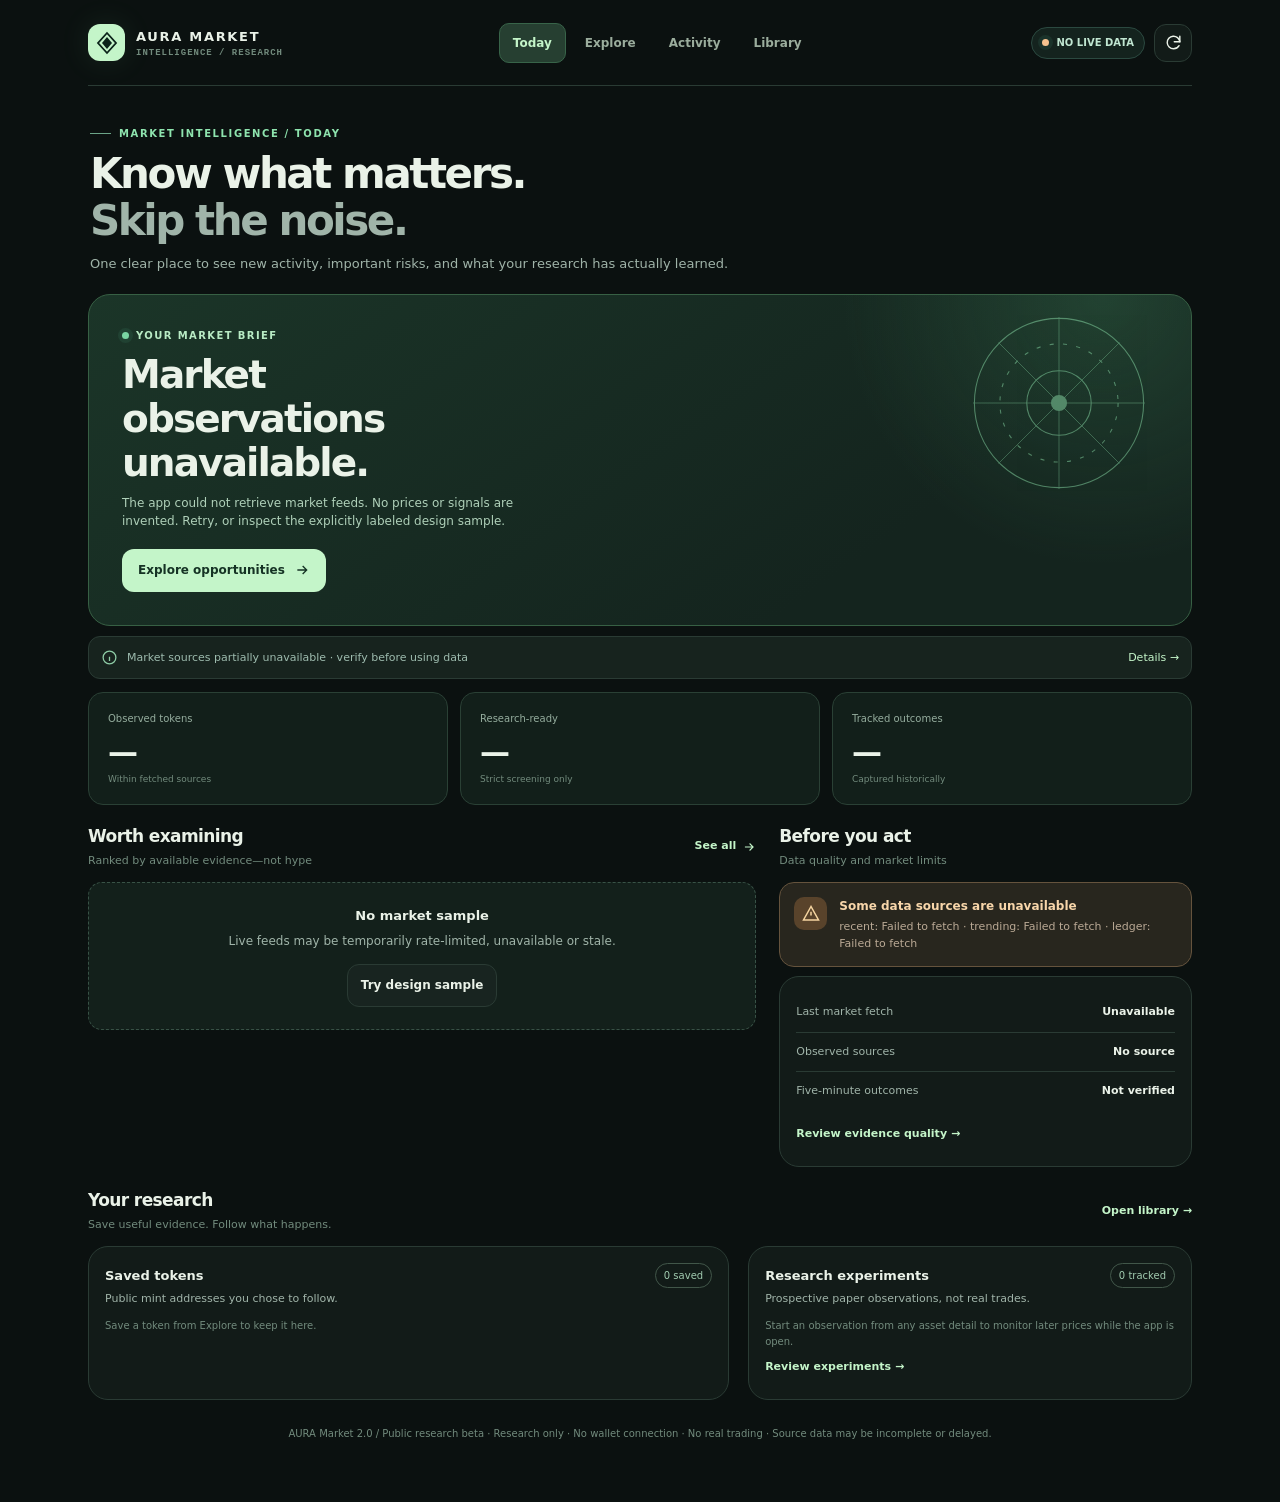
<file: index.html>
<!doctype html>
<html lang="en">
<head>
<meta charset="utf-8">
<meta name="viewport" content="width=device-width,initial-scale=1,viewport-fit=cover">
<meta name="theme-color" content="#0b1311">
<link rel="manifest" href="./manifest.webmanifest">
<link rel="icon" href="./icon.svg" type="image/svg+xml">
<meta name="description" content="AURA Market 2.0 — source-backed Solana research, token discovery, paper observation and local research library.">
<title>AURA Market · Today, Explore, Activity, Library</title>
<style>
:root{color-scheme:dark;--bg:#0b1110;--surface:#121b18;--surface2:#182420;--surface3:#20302a;--border:#2a3b34;--ink:#eaf2e8;--secondary:#a0b4a9;--tertiary:#728b7d;--green:#c4f5c9;--green2:#72dba5;--orange:#f6c38f;--red:#ffa89a;--blue:#afcee5;--shadow:0 22px 70px #0007;--r:20px;font-family:Inter,ui-sans-serif,system-ui,-apple-system,"Segoe UI",Arial,sans-serif}
*{box-sizing:border-box}html{scroll-behavior:smooth}body{margin:0;background:var(--bg);color:var(--ink);line-height:1.5;-webkit-font-smoothing:antialiased}button,input,select,textarea{font:inherit}button{cursor:pointer}button:disabled{opacity:.4;cursor:default}button,input,select,textarea,a{-webkit-tap-highlight-color:transparent}button:focus-visible,input:focus-visible,select:focus-visible,textarea:focus-visible,a:focus-visible{outline:2px solid var(--green);outline-offset:3px}a{color:inherit;text-decoration:none}p,h1,h2,h3,h4{margin:0}small{font-size:11px}svg{display:block} [hidden]{display:none!important} ::selection{background:#c4f5c955}
.shell{max-width:1176px;margin:0 auto;padding:0 16px 114px;min-width:0}
.topbar{height:76px;display:flex;align-items:center;justify-content:space-between;gap:14px;border-bottom:1px solid var(--border)}
.brand{display:flex;align-items:center;gap:11px;min-width:0}.mark{width:37px;height:37px;display:grid;place-items:center;border-radius:12px;color:#0b231a;background:var(--green);box-shadow:0 0 32px #95f5ae19}.mark svg{width:24px;height:24px}.brand-label strong{display:block;font-size:13px;letter-spacing:.13em;font-weight:780}.brand-label span{display:block;color:var(--tertiary);font:600 9px ui-monospace,monospace;letter-spacing:.11em;margin-top:2px}.toptools{display:flex;align-items:center;gap:9px}.status{height:32px;display:flex;align-items:center;gap:7px;border:1px solid #2b4940;background:#14231e;border-radius:99px;padding:0 10px;font-size:10px;font-weight:750;color:#c0e6d1;max-width:160px;white-space:nowrap}.dot{display:inline-block;width:7px;height:7px;border-radius:50%;background:#79d4a2;box-shadow:0 0 0 4px #65e5ad14;flex:0 0 auto}.status[data-mode=offline] .dot{background:var(--orange)}.status[data-mode=loading] .dot{background:var(--blue);animation:pulse 1.4s ease-in-out infinite}@keyframes pulse{50%{opacity:.35}}.iconbtn{border:1px solid var(--border);background:var(--surface);color:var(--ink);width:38px;height:38px;border-radius:12px;display:grid;place-items:center}.iconbtn svg{width:19px;height:19px}.iconbtn:hover{background:var(--surface2)}
.desktop-nav{display:none}.intro{padding:29px 2px 19px}.eyebrow{color:#8ee4ae;font-size:10px;letter-spacing:.16em;font-weight:770;text-transform:uppercase;display:flex;align-items:center;gap:8px}.eyebrow i{width:21px;height:1px;background:#6ba487}.page-title{font-size:clamp(29px,6.4vw,41px);letter-spacing:-.058em;line-height:1.12;margin:9px 0 9px;font-weight:700}.page-sub{font-size:13px;color:var(--secondary);max-width:650px;line-height:1.65}.quiet{color:var(--secondary)}.muted{color:var(--tertiary)}
.notice{margin:0 0 14px;background:#22261c;border:1px solid #66643d;padding:11px 13px;border-radius:13px;color:#f2dca3;display:flex;align-items:flex-start;gap:9px;font-size:11px;line-height:1.5}.notice svg{flex:0 0 16px;margin-top:1px}.notice strong{color:#ffe1ae}
.panel{background:var(--surface);border:1px solid var(--border);border-radius:var(--r);overflow:hidden}.section{margin-top:21px}.panel-in{padding:18px}.section-head{display:flex;align-items:center;justify-content:space-between;gap:12px;margin-bottom:13px}.section-head h2{font-size:17px;letter-spacing:-.035em;font-weight:680}.section-head p{font-size:11px;color:var(--tertiary);margin-top:3px}.textlink{display:inline-flex;gap:6px;align-items:center;border:0;background:none;color:var(--green);padding:8px 0;font-size:11px;font-weight:750;white-space:nowrap}.textlink svg{width:14px;height:14px}.textlink:hover{text-decoration:underline}
.hero{background:radial-gradient(ellipse 260px 270px at 92% 0%,#3c795557,transparent),linear-gradient(145deg,#1b3528,#14241e 73%);border:1px solid #376044;border-radius:22px;padding:22px;position:relative;overflow:hidden;min-height:183px;display:flex;flex-direction:column;justify-content:space-between;gap:18px}.hero .tinycap{display:flex;align-items:center;gap:7px;color:#b8ebc4;font-size:10px;font-weight:750;letter-spacing:.14em}.hero h2{font-size:clamp(22px,5.7vw,32px);font-weight:690;line-height:1.13;letter-spacing:-.049em;max-width:410px;margin:10px 0 9px}.hero p{font-size:12px;color:#afd0b9;line-height:1.55;max-width:430px}.hero .primary{align-self:flex-start}.hero-detail{position:absolute;right:12px;top:14px;opacity:.24;width:130px;height:130px;pointer-events:none}
.primary{border:0;background:var(--green);color:#153224;font-weight:770;font-size:12px;min-height:43px;border-radius:12px;padding:11px 16px;display:inline-flex;align-items:center;gap:9px;justify-content:center}.primary:hover{background:#dcffdf}.secondary-btn{background:var(--surface2);border:1px solid var(--border);color:var(--ink);font-weight:700;font-size:12px;min-height:43px;border-radius:12px;padding:10px 13px;display:inline-flex;justify-content:center;align-items:center;gap:8px}.secondary-btn:hover{border-color:#83b697}.primary svg,.secondary-btn svg{width:16px;height:16px}.full{width:100%}
.metric-strip{display:grid;grid-template-columns:repeat(3,minmax(0,1fr));gap:8px;margin-top:13px}.metric{background:#121f1a;border:1px solid #2a4035;border-radius:15px;padding:14px 12px;min-height:106px}.metric span{display:block;color:#95ad9e;font-size:10px;line-height:1.35}.metric strong{display:block;font-size:25px;font-weight:660;letter-spacing:-.06em;line-height:1.25;margin:8px 0 3px}.metric small{display:block;color:var(--tertiary);font-size:9px;line-height:1.25}
.warning-card{padding:14px;display:flex;gap:12px;align-items:flex-start;border:1px solid #65533d;background:#28261e;border-radius:15px}.warning-symbol{border-radius:10px;display:grid;place-items:center;background:#59432b;width:33px;height:33px;flex:0 0 33px;color:#f6d5a1}.warning-symbol svg{width:18px;height:18px}.warning-card strong{display:block;font-size:12px;color:#f8d6aa}.warning-card p{font-size:11px;color:#baa995;margin:3px 0 0;line-height:1.55}
.token-list{display:grid;gap:8px}.token-row{position:relative;background:#15201b;border:1px solid #263a30;border-radius:15px;padding:13px 12px;display:grid;grid-template-columns:43px minmax(0,1fr) auto;align-items:center;gap:10px;width:100%;text-align:left;color:var(--ink);transition:border .16s,transform .16s}.token-row:hover{border-color:#7cb896;transform:translateY(-1px)}.token-logo{width:42px;height:42px;border-radius:13px;display:grid;place-items:center;background:#2a4836;border:1px solid #3d5d44;color:#d8f9d9;font-size:12px;font-weight:800;letter-spacing:-.035em}.token-title{display:flex;align-items:center;gap:7px;min-width:0}.token-title strong{font-size:13px;white-space:nowrap;overflow:hidden;text-overflow:ellipsis;max-width:130px}.token-name{font-size:10px;color:var(--tertiary);white-space:nowrap;overflow:hidden;text-overflow:ellipsis;max-width:175px;margin-top:1px}.token-meta{display:flex;gap:7px;align-items:center;margin-top:5px;font-size:9px;color:#b0c1b2}.token-meta b{font-weight:590;color:#c0d6c7}.status-tag{border-radius:5px;border:1px solid #5a784c;background:#2d452d;color:#c8edaf;font-size:9px;padding:2px 5px;white-space:nowrap}.status-tag.warn{border-color:#73543c;background:#3e3126;color:#f2c795}.status-tag.unknown{border-color:#415a58;background:#223332;color:#a1c6c4}.token-right{text-align:right;min-width:66px}.token-right strong{font-size:13px;font-variant-numeric:tabular-nums;display:block}.token-right small{font-size:10px;display:block;color:var(--secondary);margin-top:4px}.pos{color:#a1e8b4!important}.neg{color:#faac9e!important}.neutral{color:var(--secondary)!important}
.two-col{display:grid;gap:16px}.quick-card{padding:16px}.quick-row{display:flex;align-items:flex-start;justify-content:space-between;gap:12px}.quick-row strong{font-size:13px}.quick-row small{display:block;color:var(--secondary);margin-top:3px;line-height:1.6}.quick-pill{border:1px solid #415649;border-radius:20px;padding:4px 8px;color:#a1cbb0;font-size:10px;white-space:nowrap}.mini-item{padding:11px 0;border-top:1px solid var(--border);display:flex;align-items:center;justify-content:space-between;gap:10px;font-size:11px}.mini-item:first-child{border-top:0}.mini-item strong{font-weight:620}.mini-item span{color:var(--secondary)}.empty{padding:22px 14px;text-align:center;color:var(--secondary);font-size:12px;line-height:1.65;background:#13201b;border:1px dashed #385246;border-radius:14px}.empty strong{display:block;color:var(--ink);font-size:13px;margin-bottom:5px}.empty svg{width:25px;height:25px;margin:0 auto 9px;color:#739b84}.smallcopy{font-size:10px;color:var(--tertiary);line-height:1.65}
.search-area{display:flex;align-items:center;gap:8px;border:1px solid #45604f;background:#15231c;border-radius:14px;padding:0 12px;height:50px}.search-area svg{width:18px;height:18px;flex:0 0 18px;color:#9db5a2}.search-area input{min-width:0;flex:1;width:100%;outline:0;border:0;background:transparent;color:var(--ink);font-size:13px}.search-area input::placeholder{color:#788d7e}.search-area button{border:0;background:#2a4033;color:#c0dcc6;padding:6px 9px;border-radius:7px;font-size:11px}
.filter-scroll{display:flex;gap:7px;overflow-x:auto;padding:14px 0 4px;scrollbar-width:none}.filter-scroll::-webkit-scrollbar{display:none}.chip{border:1px solid #354a3e;background:#17251d;color:#adc4b1;border-radius:99px;padding:9px 13px;min-height:37px;font-size:11px;font-weight:700;white-space:nowrap}.chip.active{background:var(--green);color:#0d2619;border-color:var(--green)}.list-footer{padding:10px 4px;color:var(--tertiary);font-size:10px;line-height:1.6}.source-note{background:#17231e;border:1px solid var(--border);border-radius:12px;padding:12px;display:flex;align-items:start;gap:9px;color:#9ebcaf;font-size:11px;line-height:1.55;margin-top:12px}.source-note svg{width:17px;height:17px;flex:0 0 auto;color:#8ecca6}
.activity-grid{display:grid;gap:9px}.fact{display:flex;align-items:center;justify-content:space-between;gap:10px;padding:15px;border-radius:13px;background:#15231d;border:1px solid #2c4135}.fact span{color:var(--secondary);font-size:11px}.fact strong{font-size:17px;color:var(--ink);font-variant-numeric:tabular-nums}.fact small{font-size:9px;color:var(--tertiary)}.decision{padding:14px;border:1px solid var(--border);border-radius:14px;background:#15221c;display:grid;gap:7px;margin-bottom:8px}.decision-top{display:flex;justify-content:space-between;gap:10px;align-items:center}.decision-title{font-size:13px;font-weight:730}.decision time{font-size:10px;color:var(--tertiary)}.decision-detail{font-size:11px;color:var(--secondary);line-height:1.6}.decision-bottom{display:flex;justify-content:space-between;align-items:center;gap:8px;margin-top:1px}.label{font-size:10px;font-weight:750;letter-spacing:.06em;color:var(--green);text-transform:uppercase}.label.warn{color:var(--orange)}
.tabmini{display:flex;gap:6px;padding:5px;background:#15231d;border-radius:14px;margin-bottom:18px}.tabmini button{flex:1;border:0;border-radius:11px;background:transparent;color:#9fb5a7;min-height:41px;font-size:12px;font-weight:710}.tabmini button.active{background:#2c4537;color:#d6f6e1;box-shadow:inset 0 0 0 1px #4c7660}
.form-field{display:grid;gap:6px;margin:11px 0}.form-field label{font-size:11px;color:#adc9b7;font-weight:640}.form-field input,.form-field textarea,.form-field select{width:100%;border:1px solid #375344;background:#0e1914;color:var(--ink);padding:12px;border-radius:11px;outline:0;min-height:45px;font-size:12px}.form-field textarea{resize:vertical;min-height:108px;line-height:1.55}.form-field input:focus,.form-field textarea:focus,.form-field select:focus{border-color:var(--green)}.stack{display:grid;gap:10px}.library-card{border:1px solid var(--border);background:#16241d;padding:14px;border-radius:14px}.library-card strong{font-size:12px}.library-card p{color:var(--secondary);font-size:11px;margin-top:5px;line-height:1.6;white-space:pre-wrap;overflow-wrap:anywhere}.library-card small{font-size:10px;color:var(--tertiary);display:block;margin-top:6px}.library-card .row{display:flex;justify-content:space-between;gap:8px;align-items:center}.library-card .row button{border:1px solid #516d55;background:#203528;color:#e5f3e4;min-height:35px;border-radius:8px;padding:6px 11px;font-size:11px}
.footer-legal{padding:25px 0 0;font-size:10px;color:var(--tertiary);line-height:1.7;text-align:center}
.bottom-nav{position:fixed;z-index:30;bottom:0;left:0;right:0;border-top:1px solid #355344;background:#0e1816f4;backdrop-filter:blur(18px);-webkit-backdrop-filter:blur(18px);padding:8px 8px max(8px,env(safe-area-inset-bottom));display:grid;grid-template-columns:repeat(4,minmax(0,1fr));gap:3px;box-shadow:0 -12px 40px #0006}.bottom-nav button{background:none;border:0;color:#82988c;min-height:57px;border-radius:12px;display:grid;align-content:center;justify-items:center;gap:3px;padding:6px 0 5px;font-size:10px;font-weight:670}.bottom-nav button svg{width:20px;height:20px}.bottom-nav button.active{color:var(--green);background:#294137}.bottom-nav button:active{transform:scale(.98)}
.overlay{position:fixed;inset:0;background:#020705d9;z-index:70;display:flex;align-items:end;justify-content:center;backdrop-filter:blur(4px)}.sheet{width:100%;max-height:min(94vh,1000px);overflow-y:auto;border-radius:22px 22px 0 0;background:#15221b;border:1px solid #45614c;box-shadow:var(--shadow);padding:0 0 max(22px,env(safe-area-inset-bottom))}.sheet-head{position:sticky;top:0;background:#15221bf2;z-index:4;padding:14px 17px 12px;display:flex;align-items:center;justify-content:space-between;gap:12px;border-bottom:1px solid #30493b;backdrop-filter:blur(10px)}.sheet-head strong{font-size:12px;letter-spacing:.08em;text-transform:uppercase;color:#bad6bb}.sheet-close{width:36px;height:36px;background:#304336;border:0;color:var(--ink);border-radius:11px;font-size:18px;display:grid;place-items:center}.sheet-main{padding:19px 17px}.sheet-ticker{font-size:26px;font-weight:760;letter-spacing:-.05em}.sheet-name{font-size:12px;color:var(--secondary);margin-top:2px}.sheet-grid{display:grid;grid-template-columns:1fr 1fr;gap:8px;margin:15px 0}.sheet-stat{border:1px solid #375143;background:#1b2b21;border-radius:12px;padding:12px}.sheet-stat span{font-size:10px;color:#91b09b;display:block}.sheet-stat strong{font-size:18px;font-weight:650;display:block;margin-top:6px;letter-spacing:-.04em}.sheet-section{border-top:1px solid #3a5244;padding:16px 0}.sheet-section h3{font-size:12px;letter-spacing:.05em;text-transform:uppercase;margin-bottom:9px;color:#bbdbc8}.sheet-section p{font-size:12px;color:var(--secondary);line-height:1.7}.risk-list{display:flex;flex-direction:column;gap:7px}.risk-item{background:#302c23;border:1px solid #6e5640;color:#f3d5ad;border-radius:9px;padding:9px 11px;font-size:11px}.risk-item.ok{background:#1b3528;border-color:#4a8760;color:#a8eec2}.sheet-actions{display:flex;gap:9px;flex-wrap:wrap}.sheet-actions button{flex:1 1 auto}.sheet-link{display:block;padding:12px;text-align:center;font-size:11px;color:#9fe2b1;text-decoration:underline}.sticky-head{position:sticky;top:0;z-index:10;background:#0b1110ed;backdrop-filter:blur(12px)}
.toast{position:fixed;z-index:100;bottom:calc(85px + env(safe-area-inset-bottom));left:50%;transform:translate(-50%,15px);width:calc(100% - 30px);max-width:390px;border:1px solid #668a6e;background:#203729;color:#e4fce4;font-size:12px;font-weight:620;padding:13px 16px;border-radius:13px;box-shadow:0 12px 45px #000b;opacity:0;pointer-events:none;transition:opacity .18s,transform .18s;line-height:1.55}.toast.show{opacity:1;transform:translate(-50%,0)}
@media(min-width:680px){.shell{padding:0 30px 60px}.topbar{height:83px}.bottom-nav{display:none}.desktop-nav{display:flex;gap:5px}.desktop-nav button{min-height:40px;border:1px solid transparent;background:transparent;color:#9bad9d;border-radius:10px;padding:9px 13px;font-size:12px;font-weight:700}.desktop-nav button.active{background:#263f31;color:var(--green);border-color:#386449}.desktop-nav button:hover{color:var(--ink)}.page-title{font-size:42px}.hero{min-height:225px;padding:29px}.hero-detail{right:38px;top:14px;width:188px;height:188px;opacity:.42}.hero h2{font-size:35px}.metric-strip{gap:12px}.metric{padding:19px;min-height:112px}.metric strong{font-size:30px}.two-col{grid-template-columns:1.3fr .9fr}.desktop-wide{grid-column:1/-1}.token-list{gap:9px}.token-row{padding:15px}.sheet{align-self:center;max-width:520px;border-radius:22px;max-height:90vh}.overlay{align-items:center}.toast{bottom:27px}.activity-grid{grid-template-columns:repeat(3,1fr)}}
@media(min-width:1000px){.content-grid{display:grid;grid-template-columns:1.36fr .84fr;gap:23px}.content-grid>.section{margin-top:19px}.topbar{height:86px}.intro{padding-top:40px}.two-col{gap:19px}.hero{padding:33px;min-height:260px}.hero h2{font-size:39px}.shell{padding-left:36px;padding-right:36px}}
@media(prefers-reduced-motion:reduce){*,*:before,*:after{animation:none!important;transition:none!important;scroll-behavior:auto!important}}
</style>
</head>
<body>
<div class="shell">
<header class="topbar">
 <div class="brand"><div class="mark" aria-hidden="true"><svg viewBox="0 0 24 24" fill="none"><path d="M12 2l9 10-9 10L3 12 12 2Z" stroke="currentColor" stroke-width="1.8"/><path d="M12 6l5 6-5 6-5-6 5-6Z" fill="currentColor"/></svg></div><div class="brand-label"><strong>AURA MARKET</strong><span>INTELLIGENCE / RESEARCH</span></div></div>
 <nav class="desktop-nav" aria-label="Main navigation"><button class="active" data-go="today">Today</button><button data-go="explore">Explore</button><button data-go="activity">Activity</button><button data-go="library">Library</button></nav>
 <div class="toptools"><span class="status" id="net-status" data-mode="loading"><span class="dot"></span><span id="net-label">CONNECTING</span></span><button class="iconbtn" id="refresh" aria-label="Refresh market data" title="Refresh market data"><svg viewBox="0 0 24 24" fill="none" stroke="currentColor" stroke-width="1.8" stroke-linecap="round"><path d="M20 11A8 8 0 1 0 12 20a8 8 0 0 0 7-4"/><path d="M20 4v7h-7"/></svg></button></div>
</header>
<div class="notice" id="demo-notice" hidden><svg viewBox="0 0 24 24" fill="none" stroke="currentColor" stroke-width="2"><path d="M12 3 2 21h20L12 3Z"/><path d="M12 9v5m0 4h.01"/></svg><div><strong>DESIGN PREVIEW · SYNTHETIC DATA</strong><br>Everything shown in this mode is a test fixture, not a real market signal. Turn off demo data to fetch actual provider records.</div></div>
<main>
<section id="view-today" class="screen">
 <div class="intro"><div class="eyebrow"><i></i> MARKET INTELLIGENCE / TODAY</div><h1 class="page-title">Know what matters.<br><span class="quiet">Skip the noise.</span></h1><p class="page-sub">One clear place to see new activity, important risks, and what your research has actually learned.</p></div>
 <div class="hero">
  <svg class="hero-detail" viewBox="0 0 140 140" fill="none" aria-hidden="true"><circle cx="70" cy="70" r="63" stroke="#9ffcc0" stroke-width=".8"/><circle cx="70" cy="70" r="44" stroke="#9ffcc0" stroke-width=".8" stroke-dasharray="3 7"/><circle cx="70" cy="70" r="24" stroke="#9ffcc0" stroke-width=".8"/><path d="M70 6v128M6 70h128M25 25l90 90M115 25l-90 90" stroke="#9ffcc0" stroke-width=".5"/><circle cx="70" cy="70" r="6" fill="#9ffcc0"/></svg>
  <div><div class="tinycap"><span class="dot"></span> YOUR MARKET BRIEF</div><h2 id="hero-title">Scanning the market.</h2><p id="hero-explanation">Checking new pools, available research signals, and historical data quality.</p></div>
  <button class="primary" data-go="explore">Explore opportunities <svg viewBox="0 0 24 24" fill="none" stroke="currentColor" stroke-width="2"><path d="m5 12 14 0m-6-6 6 6-6 6"/></svg></button>
 </div>
 <button class="source-note" data-go="activity" type="button" style="width:100%;text-align:left;cursor:pointer;margin:10px 0 0;min-height:41px"><svg viewBox="0 0 24 24" fill="none" stroke="currentColor" stroke-width="1.8"><circle cx="12" cy="12" r="9"/><path d="M12 11v6m0-10h.01"/></svg><span id="quick-quality">Data quality checking. Confirm timestamps before trusting short-term outcomes.</span><span style="margin-left:auto;white-space:nowrap;color:var(--green)">Details →</span></button>
 <div class="metric-strip"><div class="metric"><span>Observed tokens</span><strong id="stat-universe">—</strong><small>Within fetched sources</small></div><div class="metric"><span>Research-ready</span><strong id="stat-eligible">—</strong><small>Strict screening only</small></div><div class="metric"><span>Tracked outcomes</span><strong id="stat-outcomes">—</strong><small>Captured historically</small></div></div>
 <div class="content-grid">
  <section class="section"><div class="section-head"><div><h2>Worth examining</h2><p>Ranked by available evidence—not hype</p></div><button class="textlink" data-go="explore">See all <svg viewBox="0 0 24 24" fill="none" stroke="currentColor" stroke-width="1.9"><path d="m5 12 14 0m-6-6 6 6-6 6"/></svg></button></div><div class="token-list" id="home-candidates"><div class="empty">Checking market sources…</div></div></section>
  <section class="section"><div class="section-head"><div><h2>Before you act</h2><p>Data quality and market limits</p></div></div><div class="warning-card"><div class="warning-symbol"><svg viewBox="0 0 24 24" fill="none" stroke="currentColor" stroke-width="2"><path d="M12 2 2 20h20L12 2Z"/><path d="M12 9v5m0 4h.01"/></svg></div><div><strong id="quality-title">Verifying historical data</strong><p id="quality-body">A high token score cannot compensate for missing observations or unreliable price timestamps.</p></div></div><div class="panel quick-card" style="margin-top:9px"><div class="mini-item"><span>Last market fetch</span><strong id="data-age">—</strong></div><div class="mini-item"><span>Observed sources</span><strong id="source-count">—</strong></div><div class="mini-item"><span>Five-minute outcomes</span><strong id="capture-rate">—</strong></div><button class="textlink" data-go="activity" style="margin-top:7px">Review evidence quality →</button></div></section>
 </div>
 <section class="section"><div class="section-head"><div><h2>Your research</h2><p>Save useful evidence. Follow what happens.</p></div><button class="textlink" data-go="library">Open library →</button></div><div class="two-col"><div class="panel quick-card"><div class="quick-row"><div><strong>Saved tokens</strong><small>Public mint addresses you chose to follow.</small></div><span class="quick-pill" id="saved-count">0 saved</span></div><div id="home-watch" style="margin-top:10px"><div class="empty">Nothing saved yet.</div></div></div><div class="panel quick-card"><div class="quick-row"><div><strong>Research experiments</strong><small>Prospective paper observations, not real trades.</small></div><span class="quick-pill" id="experiment-count">0 tracked</span></div><div id="home-experiment" style="margin-top:10px"><div class="empty">No observations yet.</div></div><button class="textlink" data-go="activity">Review experiments →</button></div></div></section>
</section>
<section id="view-explore" class="screen" hidden>
 <div class="intro"><div class="eyebrow"><i></i> DISCOVERY / RESEARCH</div><h1 class="page-title">Find the signal.</h1><p class="page-sub">Browse recent Solana pools and trending samples. Tap any token to understand its evidence, liquidity, age and risks.</p></div>
 <div class="search-area"><svg viewBox="0 0 24 24" fill="none" stroke="currentColor" stroke-width="1.8" stroke-linecap="round"><circle cx="10.7" cy="10.7" r="6.7"/><path d="m16 16 5 5"/></svg><input id="token-search" type="search" spellcheck="false" autocomplete="off" placeholder="Search symbol, name or mint" aria-label="Search available tokens"><button id="clear-search" type="button">Clear</button></div>
 <div class="filter-scroll" role="group" aria-label="Filter token results"><button class="chip active" data-filter="all">All observed</button><button class="chip" data-filter="recent">New pools</button><button class="chip" data-filter="eligible">Research-ready</button><button class="chip" data-filter="saved">Saved</button></div>
 <div class="section-head section"><div><h2 id="explore-title">Available tokens</h2><p id="explore-context">Loading source-backed market observations</p></div><button class="textlink" id="reload-explore">Refresh ↻</button></div>
 <div class="token-list" id="explore-list"><div class="empty">Loading tokens…</div></div>
 <div style="display:flex;align-items:center;gap:9px;flex-wrap:wrap;margin:9px 0"><button class="secondary-btn" id="search-external" type="button">Search beyond this sample</button><span class="smallcopy" id="search-external-status" role="status">Search public DEX markets by name or mint; results are not automatically verified.</span></div><p class="list-footer" id="explore-footer">Source coverage is partial, and displayed prices are not guaranteed executable quotes.</p>
 <div class="source-note"><svg viewBox="0 0 24 24" fill="none" stroke="currentColor" stroke-width="1.8"><circle cx="12" cy="12" r="9"/><path d="M12 11v6m0-10h.01"/></svg><span>“Research-ready” only means a token passes basic data, liquidity and age checks. It does <b>not</b> mean safe, profitable, verified or endorsed.</span></div>
</section>
<section id="view-activity" class="screen" hidden>
 <div class="intro"><div class="eyebrow"><i></i> EXPERIMENTS / EVIDENCE</div><h1 class="page-title">Did it actually work?</h1><p class="page-sub">Review what was observed, when a signal was recorded, and which outcomes were captured or missed. No imagined fills.</p></div>
 <div class="section-head"><div><h2>Collector reliability</h2><p>Original public background sampler · not guaranteed 24/7</p></div></div>
 <div class="activity-grid"><div class="fact"><span>5-minute captured</span><strong id="activity-five">—</strong></div><div class="fact"><span>5-minute missed</span><strong id="activity-missed">—</strong></div><div class="fact"><span>Latest collector sample</span><strong id="activity-freshness" style="font-size:12px">—</strong></div></div>
 <div class="source-note" style="margin-top:12px"><svg viewBox="0 0 24 24" fill="none" stroke="currentColor" stroke-width="1.8"><circle cx="12" cy="12" r="9"/><path d="M12 11v6m0-10h.01"/></svg><span>Legacy “5-minute” capture uses a wide grace window. Historical recorded captures do not prove a price observed exactly five minutes later. We never count missed windows as successful trades.</span></div>
 <section class="section"><div class="section-head"><div><h2>Your paper observations</h2><p>Local, prospective, read-only market experiments</p></div><button class="textlink" id="check-outcomes">Check new prices ↻</button></div><div id="activity-list" class="stack"><div class="empty">No paper observations yet. Open a token and choose “Start paper observation”.</div></div></section>
 <section class="section"><div class="panel panel-in"><div class="section-head"><div><h2>What does this measure?</h2><p>Clear definitions before performance claims</p></div></div><div class="mini-item"><span>Entry</span><strong>Observed price, not a fill</strong></div><div class="mini-item"><span>Outcome</span><strong>Later provider snapshot</strong></div><div class="mini-item"><span>Execution costs</span><strong>Not verified</strong></div><div class="mini-item"><span>Automatic learning</span><strong>Not operational</strong></div><p class="smallcopy" style="margin-top:12px">The system does not claim predictive skill, wallet P&amp;L, executable fills or autonomous recalibration. It stores observations and makes uncertainty visible.</p></div></section>
</section>
<section id="view-library" class="screen" hidden>
 <div class="intro"><div class="eyebrow"><i></i> YOUR EVIDENCE / LOCAL</div><h1 class="page-title">Keep what matters.</h1><p class="page-sub">Saved tokens, public wallet addresses and research notes. Export your data so it does not live only on one phone.</p></div>
 <div class="tabmini" role="group" aria-label="Research library sections"><button class="active" data-library="tokens">Saved tokens</button><button data-library="wallets">Wallets</button><button data-library="notes">Notes</button></div>
 <section id="library-tokens"><div class="section-head"><div><h2>Token watchlist</h2><p>Tap to reopen research</p></div></div><div id="library-token-list" class="stack"><div class="empty">No saved tokens.</div></div></section>
 <section id="library-wallets" hidden><div class="section-head"><div><h2>Wallet observatory</h2><p>Public addresses only; ownership and skill unverified</p></div></div><div class="panel panel-in"><form id="wallet-form"><div class="form-field"><label for="wallet-address">Public Solana address</label><input id="wallet-address" placeholder="Base58 public address" autocomplete="off" spellcheck="false" maxlength="44" required></div><div class="form-field"><label for="wallet-name">Your label (optional)</label><input id="wallet-name" placeholder="Example: wallet to investigate" maxlength="60"></div><button class="primary full" type="submit">Save wallet address</button></form></div><div class="stack" id="wallet-list" style="margin-top:12px"></div></section>
 <section id="library-notes" hidden><div class="section-head"><div><h2>Research notebook</h2><p>Distinguish observations from hypotheses</p></div></div><div class="panel panel-in"><form id="note-form"><div class="form-field"><label for="note-type">Evidence type</label><select id="note-type"><option value="OBSERVATION">Observation</option><option value="HYPOTHESIS">Hypothesis</option><option value="CORRECTION">Correction</option><option value="RETRACTION">Retraction</option></select></div><div class="form-field"><label for="note-link">Token / wallet / source (optional)</label><input id="note-link" maxlength="100" placeholder="Mint address or source reference"></div><div class="form-field"><label for="note-text">What did you learn?</label><textarea id="note-text" maxlength="1500" placeholder="What happened? Which facts support it? What should you investigate next?" required></textarea></div><button class="primary full" type="submit">Save research note</button></form></div><div class="stack" id="note-list" style="margin-top:12px"></div></section>
 <section class="section"><div class="panel panel-in"><div class="section-head"><div><h2>Your data stays yours</h2><p>Browser-local storage · existing v1.1 records preserved separately</p></div></div><p class="smallcopy">Your notes, saved tokens and experiment records are stored locally in this browser. They can be lost when browser data is cleared. Backups contain your notes and wallet addresses; store them privately.</p><div style="display:flex;gap:8px;margin-top:15px;flex-wrap:wrap"><button class="secondary-btn" id="export" type="button">Export JSON backup</button><label class="secondary-btn" for="import-file" style="cursor:pointer">Import backup</label><input id="import-file" type="file" accept=".json,application/json" hidden></div></div></section>
<section class="section"><div class="panel panel-in" id="previous-release-panel"><div class="section-head"><div><h2>Your earlier AURA Market is preserved</h2><p>Original paper portfolio and Intelligence Lab records remain accessible on this same website</p></div></div><div class="mini-item"><span>Classic paper positions</span><strong id="legacy-position-count">Not checked</strong></div><div class="mini-item"><span>Classic closed trades</span><strong id="legacy-trade-count">Not checked</strong></div><div class="mini-item"><span>Classic Intelligence Lab notes</span><strong id="legacy-note-count">Not checked</strong></div><p class="smallcopy" style="margin-top:10px">The v2 release never clears, edits or replaces the original browser records. Your v1.1 tools remain available separately, including the original paper portfolio and backup/restore functions.</p><div style="display:flex;gap:9px;flex-wrap:wrap;margin-top:14px"><a href="./classic.html" class="primary" id="open-classic">Open original AURA Market ↗</a><button type="button" class="secondary-btn" id="migrate-legacy">Copy old watchlists &amp; notes into v2</button></div><p class="smallcopy" id="migration-status" role="status" style="margin-top:9px">Migration is optional, non-destructive and never copies simulated trade balances.</p></div></section>
</section>
</main>
<footer class="footer-legal">AURA Market 2.0 / Public research beta · Research only · No wallet connection · No real trading · Source data may be incomplete or delayed.</footer>
</div>
<nav class="bottom-nav" aria-label="Primary navigation">
<button class="active" data-go="today" aria-current="page"><svg viewBox="0 0 24 24" fill="none" stroke="currentColor" stroke-width="1.7"><path d="M3 11 12 3l9 8v9H3v-9Z"/><path d="M9 20v-7h6v7"/></svg><span>Today</span></button>
<button data-go="explore"><svg viewBox="0 0 24 24" fill="none" stroke="currentColor" stroke-width="1.7"><circle cx="10" cy="10" r="7"/><path d="m15.5 15.5 5.5 5.5"/></svg><span>Explore</span></button>
<button data-go="activity"><svg viewBox="0 0 24 24" fill="none" stroke="currentColor" stroke-width="1.7"><path d="M3 17 9 11l4 4 8-9"/><path d="M3 5v14h18"/></svg><span>Activity</span></button>
<button data-go="library"><svg viewBox="0 0 24 24" fill="none" stroke="currentColor" stroke-width="1.7"><rect x="4" y="3" width="16" height="18" rx="2"/><path d="M8 8h8M8 12h8M8 16h5"/></svg><span>Library</span></button>
</nav>
<div id="detail-overlay" class="overlay" hidden role="presentation"><section class="sheet" role="dialog" aria-modal="true" aria-labelledby="detail-title"><header class="sheet-head"><strong>Asset research</strong><button class="sheet-close" id="detail-close" type="button" aria-label="Close asset detail">×</button></header><div class="sheet-main" id="detail-body"></div></section></div>
<div class="toast" id="toast" role="status" aria-live="polite"></div>
<script>
'use strict';
(()=>{
const API='https://aura-market-api.onrender.com/api/market/feeds?feed=';
const LEDGER='https://raw.githubusercontent.com/u7613197263-code/aura-lab/crypto-signal-lab/data/market-ledger.json';
const DBKEY='aura_market_mobile_v2_prod_1';
const ADDRESS=/^[1-9A-HJ-NP-Za-km-z]{32,44}$/;
const $=id=>document.getElementById(id);
const DOM=(tag,attrs,children)=>{const x=document.createElement(tag);for(const [k,v] of Object.entries(attrs||{})){if(k==='className')x.className=v;else if(k==='text')x.textContent=v;else if(k==='title')x.title=v;else if(k==='type')x.type=v;else x.setAttribute(k,v)}for(const child of children||[])x.append(child);return x};
const esc=x=>String(x??'').replace(/[&<>"']/g,k=>({'&':'&amp;','<':'&lt;','>':'&gt;','"':'&quot;',"'":'&#39;'}[k]));
const number=x=>x==null||x===''||!Number.isFinite(Number(x))?null:Number(x);
const usd=(v,n=0)=>v==null?'—':v<.001?'$'+Number(v).toPrecision(3):'$'+Number(v).toLocaleString('en-US',{maximumFractionDigits:n});
const compact=x=>x==null?'—':Math.abs(x)>=1000000?usd(x/1000000,1)+'m':Math.abs(x)>=1000?usd(x/1000,1)+'k':usd(x,2);
const signed=x=>x==null?'—':(x>0?'+':'')+x.toFixed(1)+'%';
const now=()=>new Date().toISOString();
const elapsed=ts=>{const n=Date.parse(ts);if(!Number.isFinite(n))return 'Unknown';const diff=Math.max(0,Date.now()-n);if(diff<120000)return 'Just now';if(diff<3600000)return Math.round(diff/60000)+'m ago';if(diff<86400000)return Math.round(diff/3600000)+'h ago';return Math.round(diff/86400000)+'d ago'};
const fmtDate=ts=>ts&&Number.isFinite(Date.parse(ts))?new Date(ts).toLocaleString('en-GB',{month:'short',day:'numeric',hour:'2-digit',minute:'2-digit'}):'Unknown';
const base=()=>({schema:2,saved:[],wallets:[],notes:[],observations:[]});
let store=base();try{const old=JSON.parse(localStorage.getItem(DBKEY)||'null');if(old?.schema===2){store={...base(),...old};for(const k of ['saved','wallets','notes','observations'])if(!Array.isArray(store[k]))store[k]=[];}}catch{}
const state={screen:'today',filter:'all',library:'tokens',selected:null,tokens:[],sources:[],times:{},ledger:null,demo:false,loading:false,error:null,requestId:0};
let toastHandle=null;
function toast(message){$('toast').textContent=message;$('toast').classList.add('show');clearTimeout(toastHandle);toastHandle=setTimeout(()=>$('toast').classList.remove('show'),3300)}
function persist(){if(state.demo)return;try{localStorage.setItem(DBKEY,JSON.stringify(store));}catch{toast('Local storage unavailable. Export your notes when possible.')}}
function go(key){if(!['today','explore','activity','library'].includes(key))return;state.screen=key;document.querySelectorAll('.screen').forEach(x=>x.hidden=x.id!=='view-'+key);document.querySelectorAll('[data-go]').forEach(b=>{b.classList.toggle('active',b.dataset.go===key);if(b.closest('nav'))b.setAttribute('aria-current',b.dataset.go===key?'page':'false')});window.scrollTo({top:0,behavior:matchMedia('(prefers-reduced-motion: reduce)').matches?'instant':'smooth'});if(key==='library')renderLibrary();if(key==='activity')renderActivity();if(key==='explore')renderExplore();}
function setNet(status,label){$('net-status').dataset.mode=status;$('net-label').textContent=label;}
function risk(t){const r=[];if(t.liquidity==null)r.push('Liquidity unknown');else if(t.liquidity<10000)r.push('Very thin liquidity');else if(t.liquidity<50000)r.push('Limited liquidity');if(t.ageH==null)r.push('Pool age unknown');else if(t.ageH<1)r.push('Pool younger than 1 hour');else if(t.ageH<24)r.push('Very new pool');if(t.volume24==null)r.push('Trading volume unavailable');else if(t.volume24<30000)r.push('Limited 24-hour volume');if(t.change1!=null&&Math.abs(t.change1)>40)r.push('Extreme one-hour price movement');if(t.fallback)r.push('Promoted/profiled fallback source');if(t.price==null||t.price<=0)r.push('Price observation unavailable');return r}
function classify(t){const complete=t.liquidity!=null&&t.ageH!=null&&t.volume24!=null&&t.change1!=null&&t.price>0; if(!complete)return {code:'unknown',text:'Incomplete data'};if(t.liquidity>=50000&&t.ageH>=24&&t.volume24>=30000&&Math.abs(t.change1)<=40&&!t.fallback)return {code:'ok',text:'Research-ready'};return{code:'warn',text:'High caution'}}
function normalize(item,feed){const id=String(item.id||item.address||'').trim();if(!ADDRESS.test(id))return null;const created=number(item.poolCreatedAt);const ageH=created&&created<Date.now()+60000?Math.max(0,(Date.now()-created)/3600000):null;const p={id,symbol:String(item.symbol||'TOKEN').slice(0,28),name:String(item.name||'Unknown token').slice(0,110),price:number(item.usdPrice),liquidity:number(item.liquidity),volume24:number(item.volume24h),change1:number(item.stats1h?.priceChange),change24:number(item.stats24h?.priceChange),ageH,pool:String(item.poolAddress||''),feed:feed.feed,source:feed.source,fetchedAt:feed.fetchedAt||null,fallback:Boolean(feed.fallback),tokenSource:item.source||feed.source};return p}
function merge(rows){const map=new Map();for(const row of rows){const old=map.get(row.id);if(!old){map.set(row.id,{...row,sources:[row.feed]});continue}const sources=[...new Set([...(old.sources||[]),row.feed])];const chosen=old.feed==='recent'?old:row.feed==='recent'?row:(old.liquidity||0)>=(row.liquidity||0)?old:row;map.set(row.id,{...chosen,sources,fallback:old.fallback&&row.fallback})}return[...map.values()].sort((a,b)=>Number(classify(b).code==='ok')-Number(classify(a).code==='ok')||(b.liquidity||0)-(a.liquidity||0))}
const demoRows=[{sym:'ORBIT',name:'Orbit research fixture',liq:156000,vol:610000,p:0.00034,h1:5.3,h24:26,age:36},{sym:'FLUX',name:'Flux research fixture',liq:72000,vol:96000,p:0.00129,h1:-2.3,h24:8,age:52},{sym:'NOVA',name:'Nova test pool',liq:18500,vol:156000,p:0.000019,h1:48.5,h24:120,age:3.5},{sym:'WAVE',name:'Wave test pool',liq:64000,vol:120000,p:0.0072,h1:1.1,h24:-10,age:31},{sym:'VELA',name:'Vela test pool',liq:4200,vol:85000,p:0.000008,h1:-64.1,h24:-83,age:.35},{sym:'TIDE',name:'Tide test pool',liq:34000,vol:120000,p:0.000078,h1:4.1,h24:11,age:7},{sym:'KITE',name:'Kite test pool',liq:85000,vol:320000,p:0.00011,h1:0.8,h24:6,age:49}];
const demoMints=['So11111111111111111111111111111111111111112','EPjFWdd5AufqSSqeM2qN1xzybapC8G4wEGGkZwyTDt1v','DezXAZ8z7PnrnRJjz3wXBoRgixCaKG6FQhJKmqiK6Rs','Es9vMFrzaCER8i2P2UPvDLxeP8D4A3cGPp2yHZwS7w5h','7vfCXTUXx5WwUJ7vQm7iCWMGkZrMTXjY28h7GpbKRu7','4zMMC9srt5Ri5X14GAgXhaHii3GnPAEERYPJgZJDncDU','ATokenGPvbdGVxr1b2hvZbsiqW5xWH25efTNsLJA8knL'];
function demo(){state.requestId++;state.demo=true;state.error=null;state.loading=false;state.sources=['Synthetic UI fixtures'];state.times={demo:now()};state.tokens=demoRows.map((x,i)=>({id:demoMints[i],symbol:x.sym,name:x.name,price:x.p,liquidity:x.liq,volume24:x.vol,change1:x.h1,change24:x.h24,ageH:x.age,pool:'',feed:i<4?'trending':'recent',sources:[i<4?'trending':'recent'],source:'Synthetic fixtures',fetchedAt:now(),fallback:false}));state.ledger=null;$('demo-notice').hidden=false;setNet('offline','DEMO DATA');renderAll()}
async function getJSON(url,signal){const r=await fetch(url,{signal,cache:'no-store'});if(!r.ok)throw Error('HTTP '+r.status);return r.json()}
async function reload(){if(state.loading)return false;const requestId=++state.requestId;if(state.demo){try{const old=JSON.parse(localStorage.getItem(DBKEY)||"null");store=old?.schema===2?old:base();}catch{store=base();}}state.ledger=null;state.loading=true;state.error=null;setNet('loading','CHECKING SOURCES');$('hero-title').textContent='Refreshing observations…';$('hero-explanation').textContent='Retrieving recent pools, trending samples and historical capture status.';const controller=new AbortController(),timer=setTimeout(()=>controller.abort(),13000);const urls=[['recent',API+'recent'],['trending',API+'trending'],['ledger',LEDGER+'?v='+Date.now()]];const results=await Promise.allSettled(urls.map(async([name,url])=>({name,data:await getJSON(url,controller.signal)})));clearTimeout(timer);if(requestId!==state.requestId)return false;state.loading=false;state.demo=false;$('demo-notice').hidden=true;let tokens=[],errors=[],sources=[],times={};for(let i=0;i<results.length;i++){const r=results[i];const name=urls[i][0];if(r.status==='rejected'){errors.push(name+': '+String(r.reason?.message||r.reason).slice(0,45));continue}const d=r.value.data;if(name==='ledger'){if(d?.schema_version===1&&Array.isArray(d.assets))state.ledger=d;else errors.push('ledger: invalid schema');continue}if(!Array.isArray(d.items)){errors.push(name+': malformed data');continue}const feed={feed:name,source:d.source||'Unknown provider',fallback:!!d.fallback,fetchedAt:d.fetchedAt};sources.push(feed.source+(feed.fallback?' (fallback)':''));times[name]=d.fetchedAt||null;tokens=tokens.concat(d.items.map(x=>normalize(x,feed)).filter(Boolean))}state.tokens=merge(tokens);state.sources=[...new Set(sources)];state.times=times;state.error=errors.length?errors.join(' · '):null;setNet(state.tokens.length?'ok':'offline',state.tokens.length?state.error?'PARTIAL DATA':'SOURCES ACTIVE':'NO LIVE DATA');renderAll();return state.tokens.length>0}
function emptyHTML(title,body,action){return '<div class="empty"><strong>'+esc(title)+'</strong>'+esc(body)+(action?'<div style="margin-top:13px"><button class="secondary-btn" id="'+esc(action)+'" type="button">Try design sample</button></div>':'')+'</div>'}
function row(t){const tag=classify(t),movement=t.change1==null?'—':signed(t.change1),direction=t.change1==null?'neutral':t.change1>=0?'pos':'neg';const b=document.createElement('button');b.type='button';b.className='token-row';b.innerHTML='<span class="token-logo">'+esc(t.symbol.slice(0,2).toUpperCase())+'</span><span style="min-width:0"><span class="token-title"><strong>'+esc(t.symbol)+'</strong><span class="status-tag '+(tag.code==='ok'?'':tag.code==='unknown'?'unknown':'warn')+'">'+esc(tag.text)+'</span></span><span class="token-name">'+esc(t.name)+'</span><span class="token-meta"><span>Liquidity <b>'+esc(compact(t.liquidity))+'</b></span><span>·</span><span>Age <b>'+esc(t.ageH==null?'—':t.ageH<24?t.ageH.toFixed(1)+'h':Math.round(t.ageH/24)+'d')+'</b></span></span></span><span class="token-right"><strong class="'+direction+'">'+esc(movement)+'</strong><small>1h change</small></span>';b.addEventListener('click',()=>openDetail(t.id));return b}
function rank(){return[...state.tokens].sort((a,b)=>Number(classify(b).code==='ok')-Number(classify(a).code==='ok')||(b.liquidity||0)-(a.liquidity||0))}
function renderToday(){const t=rank(),good=t.filter(x=>classify(x).code==='ok');$('stat-universe').textContent=state.tokens.length||'—';$('stat-eligible').textContent=state.tokens.length?good.length:'—';$('stat-outcomes').textContent=state.ledger?.summary?.captured_outcomes??'—';if(state.tokens.length){$('hero-title').textContent=good.length?good.length+' candidates pass basic checks.':'No research-ready candidates in this sample.';$('hero-explanation').textContent=good.length?'Open a token to inspect its liquidity, age and risks before recording a paper observation.':'The source sample is limited. Explore what is available, but do not infer that the entire market has no opportunities.'}else{$('hero-title').textContent='Market observations unavailable.';$('hero-explanation').textContent='The app could not retrieve market feeds. No prices or signals are invented. Retry, or inspect the explicitly labeled design sample.'}const list=$('home-candidates');list.replaceChildren();if(t.length)t.slice(0,4).forEach(x=>list.appendChild(row(x)));else list.innerHTML=emptyHTML('No market sample','Live feeds may be temporarily rate-limited, unavailable or stale.','demo-home');$('saved-count').textContent=store.saved.length+' saved';const watch=$('home-watch');watch.replaceChildren();if(store.saved.length){store.saved.slice(0,3).forEach(id=>{const item=state.tokens.find(t=>t.id===id);const b=DOM('button',{className:'mini-item',type:'button'},[DOM('strong',{text:item?.symbol||id.slice(0,10)+'…'}),DOM('span',{text:item?classify(item).text:'Not in current sample'})]);b.style.width='100%';b.style.border=0;b.style.background='transparent';b.style.color='var(--ink)';b.addEventListener('click',()=>item?openDetail(id):toast('Token not in the latest source sample.'));watch.append(b)})}else watch.innerHTML='<div class="smallcopy">Save a token from Explore to keep it here.</div>';$('experiment-count').textContent=store.observations.length+' tracked';const ex=$('home-experiment');ex.replaceChildren();if(store.observations.length){const o=store.observations.at(-1),p=DOM('div',{className:'mini-item'},[DOM('strong',{text:o.symbol}),DOM('span',{text:'Observed '+elapsed(o.at)})]);ex.append(p)}else ex.innerHTML='<div class="smallcopy">Start an observation from any asset detail to monitor later prices while the app is open.</div>';$('data-age').textContent=state.tokens.length?elapsed(Object.values(state.times)[0]):'Unavailable';$('source-count').textContent=state.sources.length?state.sources.length+' sampled':'No source';let h5=state.ledger?.assets?.flatMap(x=>x.outcomes||[]).filter(x=>x.horizon_seconds===300)||[];let captured=h5.filter(x=>x.status==='captured').length,missed=h5.filter(x=>x.status==='missed_window').length;$('capture-rate').textContent=h5.length?captured+' / '+(captured+missed)+' matured':'Not verified';$('quality-title').textContent=state.error?'Some data sources are unavailable':missed>captured?'Short-horizon history is unreliable':'Verify timestamps before conclusions';$('quick-quality').textContent=state.error?'Market sources partially unavailable · verify before using data':h5.length?'Legacy 5m captures '+captured+' / '+(captured+missed)+' matured · timing accuracy unverified':'5-minute outcome quality not established · research only';$('quality-body').textContent=state.error|| (h5.length?'The legacy collector recorded '+missed+' missed five-minute windows. A reported capture does not prove an exact five-minute price.':'The collector has not provided usable five-minute outcome records. Treat short-horizon prediction claims as unverified.')}
function renderExplore(){const q=$('token-search').value.trim().toLowerCase();const selected=state.tokens.filter(t=>(!q||[t.symbol,t.name,t.id].some(x=>String(x).toLowerCase().includes(q)))&&(state.filter==='all'||state.filter==='recent'&&t.sources.includes('recent')||state.filter==='eligible'&&classify(t).code==='ok'||state.filter==='saved'&&store.saved.includes(t.id)));$('explore-title').textContent=selected.length+' tokens';$('explore-context').textContent=state.tokens.length?(state.sources.join(' + ')||'Provider sample'):'No source-backed data available';$('explore-footer').textContent='Showing '+selected.length+' / '+state.tokens.length+' observed tokens. Discovery coverage is partial. Source prices may be delayed; no trade execution is implied.';const el=$('explore-list');el.replaceChildren();if(selected.length)selected.slice(0,75).forEach(x=>el.appendChild(row(x)));else el.innerHTML=emptyHTML(state.tokens.length?'No matches':'Market feed unavailable',state.tokens.length?'Try clearing a filter or searching a different token.':'Retry the data source, or inspect a clearly labeled synthetic interface sample.',state.tokens.length?'':'demo-explore')}
function renderActivity(){const h5=state.ledger?.assets?.flatMap(x=>x.outcomes||[]).filter(x=>x.horizon_seconds===300)||[];$('activity-five').textContent=state.ledger?String(h5.filter(x=>x.status==='captured').length):'—';$('activity-missed').textContent=state.ledger?String(h5.filter(x=>x.status==='missed_window').length):'—';$('activity-freshness').textContent=state.ledger?elapsed(state.ledger.generated_at):'Unavailable';const el=$('activity-list');el.replaceChildren();if(!store.observations.length){el.innerHTML=emptyHTML('No experiments recorded','Open a token from Explore and choose “Start paper observation”. Recordings use later browser-visible snapshots, not real fills.');return}for(const o of [...store.observations].reverse().slice(0,45)){const last=o.checks?.at(-1);const d=DOM('article',{className:'decision'});d.innerHTML='<div class="decision-top"><strong class="decision-title">'+esc(o.symbol)+'</strong><time>'+esc(fmtDate(o.at))+'</time></div><div class="decision-detail">Entry reference '+esc(usd(o.entry,6))+' · '+esc(o.reason)+'<br>Source: '+esc(o.source)+'</div><div class="decision-bottom"><span class="label '+(last?'':'warn')+'">'+(last?'CHECKED':'AWAITING NEXT SAMPLE')+'</span><strong class="'+(last&&last.change<0?'neg':'pos')+'">'+(last?signed(last.change)+'*':'—')+'</strong></div>';el.append(d)}const caveat=DOM('p',{className:'smallcopy',text:'*Observed price change only. Provider timestamps and executable fills are not verified.'});el.append(caveat)}
function renderLibrary(){for(const k of ['tokens','wallets','notes'])$('library-'+k).hidden=state.library!==k;document.querySelectorAll('[data-library]').forEach(b=>b.classList.toggle('active',b.dataset.library===state.library));const tokens=$('library-token-list');tokens.replaceChildren();if(store.saved.length)store.saved.forEach(id=>{const t=state.tokens.find(x=>x.id===id);const card=DOM('div',{className:'library-card'});const rowEl=DOM('div',{className:'row'},[DOM('strong',{text:t?t.symbol+' · '+t.name:id.slice(0,14)+'…'}),DOM('button',{text:'Remove',type:'button'})]);rowEl.lastChild.addEventListener('click',()=>{store.saved=store.saved.filter(x=>x!==id);persist();renderLibrary();renderToday()});card.append(rowEl,DOM('small',{text:t?classify(t).text:'Not in current market sample · saved mint retained'}));if(t){const link=DOM('button',{className:'textlink',text:'Inspect token →',type:'button'});link.addEventListener('click',()=>openDetail(id));card.append(link)}tokens.append(card)});else tokens.innerHTML=emptyHTML('Nothing saved yet','Explore tokens and tap Save to return to them later.');const wallets=$('wallet-list');wallets.replaceChildren();if(store.wallets.length)store.wallets.forEach(w=>{const c=DOM('div',{className:'library-card'}),a=DOM('a',{href:'https://solscan.io/account/'+encodeURIComponent(w.id),target:'_blank',rel:'noopener noreferrer',className:'textlink',text:'View public explorer ↗'}),r=DOM('div',{className:'row'},[DOM('strong',{text:w.label||'Unlabeled wallet'}),DOM('button',{type:'button',text:'Remove'})]);r.lastChild.addEventListener('click',()=>{store.wallets=store.wallets.filter(x=>x.id!==w.id);persist();renderLibrary()});c.append(r,DOM('small',{text:w.id}),a);wallets.append(c)});else wallets.innerHTML=emptyHTML('No wallets tracked','Store public wallet addresses here. Wallet skill and P&L require separate verification.');const notes=$('note-list');notes.replaceChildren();if(store.notes.length)[...store.notes].reverse().slice(0,40).forEach(n=>{const c=DOM('article',{className:'library-card'},[DOM('strong',{text:n.type}),DOM('small',{text:fmtDate(n.at)}),DOM('p',{text:n.text}),DOM('small',{text:n.link||'No source reference'})]);notes.append(c)});else notes.innerHTML=emptyHTML('Your notebook is empty','Record hypotheses and observations to build searchable, reviewable knowledge.')}
function renderAll(){renderToday();renderExplore();renderActivity();renderLibrary()}
function recordObservation(t){if(!(t.price>0)){toast('No valid observed price; paper observation not recorded.');return}if(!t.fetchedAt||!Number.isFinite(Date.parse(t.fetchedAt))||Math.abs(Date.now()-Date.parse(t.fetchedAt))>15*60000){toast('Observed source price is stale or has no valid timestamp. Refresh data before starting an experiment.');return}const existing=store.observations.filter(x=>x.id===t.id&&Date.now()-Date.parse(x.at)<3600000);if(existing.length){toast('This token already has a recent observation.');return}store.observations.push({key:'exp-'+Date.now()+'-'+t.id,id:t.id,symbol:t.symbol,at:now(),entry:t.price,source:(state.demo?'SYNTHETIC TEST FIXTURE: ':'')+t.source,reason:'User manually requested observed-price markout',entrySourceAsOf:t.fetchedAt||null,checks:[]});store.observations=store.observations.slice(-250);persist();renderAll();toast('Paper observation saved. No transaction or fill was simulated.');}
function checkOutcomes(){let count=0;for(const o of store.observations){const last=o.checks?.at(-1),t=state.tokens.find(x=>x.id===o.id);if(!t||!(t.price>0)||Date.now()-Date.parse(o.at)<300000||last&&Date.now()-Date.parse(last.at)<300000)continue;if(!t.fetchedAt||!Number.isFinite(Date.parse(t.fetchedAt))||Date.parse(t.fetchedAt)<=Date.parse(o.at))continue;if(o.source.startsWith('SYNTHETIC')!==state.demo)continue;o.checks.push({at:now(),price:t.price,change:(t.price/o.entry-1)*100,quality:'UNVERIFIED_PROVIDER_TIME'});count++}if(count){persist();renderAll();toast('Recorded '+count+' unverified observed-price markouts.')}else toast('No fresh eligible price observations. Retry after a later provider sample.');}
function openDetail(id){const t=state.tokens.find(x=>x.id===id);if(!t)return;state.selected=id;const f=classify(t),flags=risk(t),isSaved=store.saved.includes(id),body=$('detail-body');body.replaceChildren();const header=DOM('div');header.innerHTML='<div class="sheet-ticker">'+esc(t.symbol)+'</div><div class="sheet-name">'+esc(t.name)+'</div><div style="margin-top:12px"><span class="status-tag '+(f.code==='ok'?'':f.code==='unknown'?'unknown':'warn')+'">'+esc(f.text)+'</span></div>';body.append(header);const grid=DOM('div',{className:'sheet-grid'});for(const [label,value] of [['Observed price',usd(t.price,8)],['Liquidity',compact(t.liquidity)],['24h volume',compact(t.volume24)],['Pool age',t.ageH==null?'Unknown':t.ageH<24?t.ageH.toFixed(1)+' hours':(t.ageH/24).toFixed(1)+' days'],['1h movement',signed(t.change1)],['24h movement',signed(t.change24)]]){const stat=DOM('div',{className:'sheet-stat'},[DOM('span',{text:label}),DOM('strong',{text:value})]);grid.append(stat)}body.append(grid);const review=DOM('section',{className:'sheet-section'});review.append(DOM('h3',{text:'What does the evidence say?'}),DOM('p',{text:f.code==='ok'?'The available sample passes basic liquidity, activity and maturity filters. That is not evidence of expected profit or token safety.':f.code==='unknown'?'Core facts are missing. Do not infer safety or market quality from an incomplete observation.':'This token did not meet the conservative research screen. Review its risk flags before considering any simulated follow-up.'}));body.append(review);const riskSection=DOM('section',{className:'sheet-section'});riskSection.append(DOM('h3',{text:'Risk and missing information'}));const list=DOM('div',{className:'risk-list'});if(flags.length){flags.forEach(x=>list.append(DOM('div',{className:'risk-item',text:x})))}else list.append(DOM('div',{className:'risk-item ok',text:'No basic screening flags. Contract safety, sellability, ownership and market manipulation are still unverified.'}));riskSection.append(list);body.append(riskSection);const evidence=DOM('section',{className:'sheet-section'});evidence.append(DOM('h3',{text:'Observation source'}),DOM('p',{text:t.source+(t.fallback?' · promotional/profiled fallback':'')+' · '+fmtDate(t.fetchedAt)+' · Data may be stale or incomplete.'}));body.append(evidence);const actions=DOM('div',{className:'sheet-actions'});const save=DOM('button',{className:'secondary-btn',type:'button',text:isSaved?'✓ Saved':'Save token'});save.addEventListener('click',()=>{if(store.saved.includes(id))store.saved=store.saved.filter(x=>x!==id);else store.saved.push(id);store.saved=store.saved.slice(-100);persist();openDetail(id);renderToday();renderLibrary()});const paper=DOM('button',{className:'primary',type:'button',text:'Start paper observation'});paper.addEventListener('click',()=>recordObservation(t));actions.append(save,paper);body.append(actions);const explorer=state.demo?DOM('p',{className:'smallcopy',text:'Explorer disabled for synthetic design data.'}):DOM('a',{className:'sheet-link',href:'https://dexscreener.com/solana/'+encodeURIComponent(id),target:'_blank',rel:'noopener noreferrer',text:'Open token on DEX Screener ↗'});body.append(explorer);$('detail-overlay').hidden=false;document.body.style.overflow='hidden';$('detail-close').focus()}
function closeDetail(){$('detail-overlay').hidden=true;document.body.style.overflow='';state.selected=null}
function demoClick(e){if(e.target.closest('#demo-home,#demo-explore'))demo()}
function navClick(e){const b=e.target.closest('[data-go]');if(b)go(b.dataset.go)}
document.addEventListener('click',navClick);document.addEventListener('click',demoClick);document.querySelectorAll('[data-filter]').forEach(b=>b.addEventListener('click',()=>{state.filter=b.dataset.filter;document.querySelectorAll('[data-filter]').forEach(x=>x.classList.toggle('active',x===b));renderExplore()}));document.querySelectorAll('[data-library]').forEach(b=>b.addEventListener('click',()=>{state.library=b.dataset.library;renderLibrary()}));$('token-search').addEventListener('input',renderExplore);$('token-search').addEventListener('keydown',e=>{if(e.key==='Enter'){e.preventDefault();searchExternal()}});$('search-external').addEventListener('click',searchExternal);$('migrate-legacy').addEventListener('click',migrateLegacy);$('clear-search').addEventListener('click',()=>{$('token-search').value='';renderExplore()});$('refresh').addEventListener('click',reload);$('reload-explore').addEventListener('click',reload);$('check-outcomes').addEventListener('click',()=>{if(state.demo){toast('Demo data are static. No subsequent real outcome can be measured.');return;}reload().then(ok=>{if(ok)checkOutcomes();else toast('Market source unavailable; no outcome was fabricated.')})});$('detail-close').addEventListener('click',closeDetail);$('detail-overlay').addEventListener('click',e=>{if(e.target===$('detail-overlay'))closeDetail()});document.addEventListener('keydown',e=>{if(e.key==='Escape'&&!$('detail-overlay').hidden)closeDetail()});
$('wallet-form').addEventListener('submit',e=>{e.preventDefault();const id=$('wallet-address').value.trim(),label=$('wallet-name').value.trim().slice(0,60);if(!ADDRESS.test(id)){toast('Enter a valid public Solana address.');return}if(store.wallets.some(w=>w.id===id)){toast('That wallet is already saved.');return}store.wallets.push({id,label,at:now()});store.wallets=store.wallets.slice(-100);persist();e.target.reset();renderLibrary();toast('Public wallet saved locally. Ownership is not verified.')});
$('note-form').addEventListener('submit',e=>{e.preventDefault();const text=$('note-text').value.trim().slice(0,1500),link=$('note-link').value.trim().slice(0,100),type=$('note-type').value;if(text.length<5){toast('Write a complete research note.');return}store.notes.push({id:'note-'+Date.now(),at:now(),text,link,type});store.notes=store.notes.slice(-500);persist();e.target.reset();renderLibrary();toast('Evidence note saved locally.')});
$('export').addEventListener('click',()=>{const pack={format:'aura-market-mobile-v2',version:1,exportedAt:now(),records:store};const blob=new Blob([JSON.stringify(pack,null,2)],{type:'application/json'}),url=URL.createObjectURL(blob),a=document.createElement('a');a.href=url;a.download='aura-research-backup-'+now().slice(0,10)+'.json';a.click();setTimeout(()=>URL.revokeObjectURL(url),2000);toast('Local research archive exported.')});
$('import-file').addEventListener('change',async e=>{const f=e.target.files?.[0];e.target.value='';if(!f)return;if(f.size>1000000){toast('The research file must be under 1 MB.');return}try{const p=JSON.parse(await f.text());if(!['aura-market-mobile-v2','aura-market-v2-design-preview'].includes(p.format)||p.version!==1)throw Error('Unsupported archive');const s=p.records;if(!s||s.schema!==2||!Array.isArray(s.saved)||!Array.isArray(s.wallets)||!Array.isArray(s.notes)||!Array.isArray(s.observations)||s.saved.length>100||s.wallets.length>100||s.notes.length>500||s.observations.length>250||!s.saved.every(x=>ADDRESS.test(x))||!s.wallets.every(w=>ADDRESS.test(w.id))||!s.notes.every(n=>typeof n.text==='string'&&n.text.length<=1500))throw Error('Invalid archive data');if(!confirm('Replace locally saved research on this device? Export your current records first.'))return;store=s;persist();renderAll();toast('Local backup restored.')}catch(err){toast('Backup rejected: '+String(err.message).slice(0,90))}});

async function searchExternal(){
 const q=$('token-search').value.trim(),status=$('search-external-status');
 if(q.length<2||q.length>64){toast('Enter at least two characters or a Solana mint address.');return}
 status.textContent='Searching the public provider…';
 const ctrl=new AbortController(),timer=setTimeout(()=>ctrl.abort(),11500);
 try{
  const address=ADDRESS.test(q),base='https://aura-market-api.onrender.com/api/market/';
  const url=address?base+'token?mint='+encodeURIComponent(q):base+'search?q='+encodeURIComponent(q);
  const p=await getJSON(url,ctrl.signal);
  let entries=[];
  if(address){
   for(const pair of p.pairs||[]){
    if(pair?.baseToken?.address!==q||pair?.chainId!=='solana')continue;
    entries.push({id:q,symbol:pair.baseToken.symbol,name:pair.baseToken.name,usdPrice:pair.priceUsd,liquidity:pair.liquidity?.usd,volume24h:pair.volume?.h24,stats1h:{priceChange:pair.priceChange?.h1},stats24h:{priceChange:pair.priceChange?.h24},poolCreatedAt:pair.pairCreatedAt,poolAddress:pair.pairAddress});
   }
  } else entries=(p.items||[]).map(x=>({...x,liquidity:x.liquidity,volume24h:null,stats1h:{priceChange:null},stats24h:{priceChange:x.stats24h?.priceChange},poolCreatedAt:null,poolAddress:null}));
  const feed={feed:'search',source:String(p.source||'DEX Screener')+' / explicit public lookup',fallback:true,fetchedAt:p.fetchedAt||now()};
  const found=entries.map(x=>normalize(x,feed)).filter(Boolean);
  if(!found.length){status.textContent='No matching Solana token information returned. Search the exact mint if needed.';return}
  const known=new Map(state.tokens.map(x=>[x.id,x]));for(const t of found){const old=known.get(t.id);if(!old||t.liquidity!=null)known.set(t.id,t)}
  state.tokens=[...known.values()];state.sources=[...new Set([...state.sources,feed.source])];state.times.search=feed.fetchedAt;
  state.filter='all';document.querySelectorAll('[data-filter]').forEach(b=>b.classList.toggle('active',b.dataset.filter==='all'));
  renderAll();status.textContent=found.length+' result(s) from '+feed.source+'. Risk verification may be incomplete.';
  if(address&&found.length===1)openDetail(found[0].id);
 }catch(err){status.textContent='Public lookup unavailable: '+String(err.message||err).slice(0,100)+'.';}
 finally{clearTimeout(timer)}
}
function legacyCounts(){
 const n=(key)=>{try{const data=JSON.parse(localStorage.getItem(key)||'null');return data&&typeof data==='object'?data:null}catch{return null}};
 const classic=n('aura_crypto_pwa_021'),intel=n('aura_market_intelligence_110');
 $('legacy-position-count').textContent=classic?String(Array.isArray(classic.positions)?classic.positions.length:0):'No local record';
 $('legacy-trade-count').textContent=classic?String(Array.isArray(classic.trades)?classic.trades.length:0):'No local record';
 $('legacy-note-count').textContent=intel?String(Array.isArray(intel.notes)?intel.notes.length:0):'No local record';
}
function migrateLegacy(){
 if(state.demo){toast('Exit synthetic preview before copying existing research.');return}
 const get=k=>{try{return JSON.parse(localStorage.getItem(k)||'null')}catch{return null}};
 const classic=get('aura_crypto_pwa_021'),intel=get('aura_market_intelligence_110');
 if(!classic&&!intel){$('migration-status').textContent='No v1.1 browser records were found on this device. Your original application is still available.';return}
 let saved=0,wallets=0,notes=0;
 for(const w of classic?.watch||[]){const mint=typeof w==='string'?w:typeof w?.address==='string'?w.address:'';if(ADDRESS.test(mint)&&!store.saved.includes(mint)&&store.saved.length<100){store.saved.push(mint);saved++}}
 for(const w of intel?.wallets||[]){const addr=w?.address;if(ADDRESS.test(addr)&&!store.wallets.some(x=>x.id===addr)&&store.wallets.length<100){store.wallets.push({id:addr,label:String(w.label||'').slice(0,60),at:w.createdAt||now()});wallets++}}
 for(const n of intel?.notes||[]){const id='legacy:'+String(n.id||n.at||'')+':'+String(n.text||'').slice(0,25);if(!n||typeof n.text!=='string'||!n.text.trim()||store.notes.some(x=>x.id===id)||store.notes.length>=500)continue;
  store.notes.push({id,at:n.at||now(),type:['OBSERVATION','HYPOTHESIS','CORRECTION','RETRACTION'].includes(n.kind)?n.kind:n.kind==='OBSERVED FACT'?'OBSERVATION':'HYPOTHESIS',text:n.text.slice(0,1500),link:String(n.reference||'').slice(0,100)});notes++;
 }
 persist();renderAll();$('migration-status').textContent='Copied '+saved+' saved tokens, '+wallets+' wallets and '+notes+' notes. Original balances, trades and source records remain untouched.';
}

function boot(){renderAll();legacyCounts();if(location.search.includes('designDemo=1'))demo();else reload()};boot();
if('serviceWorker' in navigator&&location.protocol.startsWith('http'))navigator.serviceWorker.register('./sw.js').catch(()=>{});
window.AuraMarketPreview={go,reload,showDemo:demo,getState:()=>({screen:state.screen,tokens:state.tokens.length,demo:state.demo,stored:{saved:store.saved.length,wallets:store.wallets.length,notes:store.notes.length,observations:store.observations.length}})};
})();
</script>
</body>
</html>
</file>
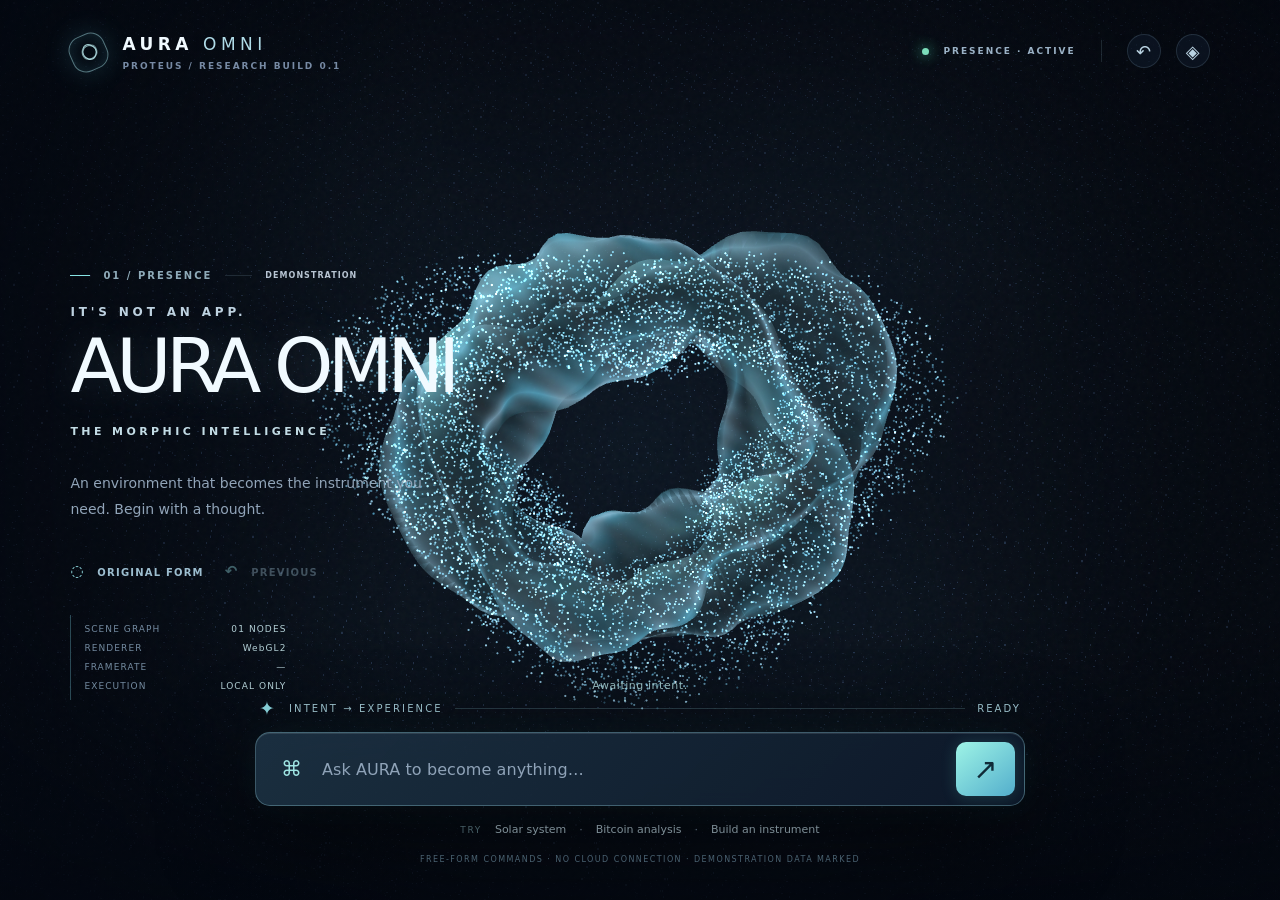
<file: proteus/index.html>
<!doctype html>
<html lang="en"><head><meta charset="utf-8"><meta name="viewport" content="width=device-width,initial-scale=1,viewport-fit=cover"><meta name="theme-color" content="#050a13"><meta name="description" content="AURA OMNI — independent morphic interface research prototype"><title>AURA OMNI · PROTEUS</title><style>
:root{color-scheme:dark;--ink:#f1faff;--muted:#8c9cb3;--accent:#a9e7ed;--line:rgba(170,207,228,.15);--panel:rgba(10,17,32,.59);font-family:Inter,"SF Pro Display",system-ui,-apple-system,BlinkMacSystemFont,"Segoe UI",sans-serif;font-synthesis:none}
*{box-sizing:border-box}html,body{margin:0;width:100%;height:100%;background:#050a13;color:var(--ink);overflow:hidden}button,input,select{font:inherit}button{cursor:pointer}button:disabled{opacity:.37;cursor:default}button:focus-visible,input:focus-visible,select:focus-visible{outline:2px solid #9ef1f5;outline-offset:3px}.app{width:100%;height:100dvh;min-height:520px;isolation:isolate;position:relative;overflow:hidden;background:radial-gradient(circle at 53% 42%,#131f39,#040811 66%)}#world{position:absolute;inset:0;width:100%;height:100%;touch-action:none;display:block;z-index:-3}.noise{position:absolute;inset:0;z-index:-2;pointer-events:none;opacity:.12;background-image:url('data:image/svg+xml,%3Csvg viewBox="0 0 200 200" xmlns="http://www.w3.org/2000/svg"%3E%3Cfilter id="n"%3E%3CfeTurbulence type="fractalNoise" baseFrequency="0.85" numOctaves="3" stitchTiles="stitch"/%3E%3C/filter%3E%3Crect width="100%25" height="100%25" filter="url(%23n)" opacity=".28"/%3E%3C/svg%3E')}.vignette{position:absolute;inset:0;z-index:-1;pointer-events:none;background:linear-gradient(90deg,rgba(3,8,18,.63),transparent 33%,transparent 69%,rgba(3,8,18,.32)),linear-gradient(0deg,rgba(3,7,15,.81),transparent 31%,transparent 70%,rgba(2,6,15,.3))}
.header{height:100px;padding:34px 5.5%;position:relative;display:flex;align-items:flex-start;justify-content:space-between;z-index:3}.logo-lockup{display:flex;align-items:center;gap:15px}.logo-symbol{width:37px;height:37px;border:1px solid rgba(174,241,249,.47);border-radius:14px;display:grid;place-content:center;transform:rotate(-24deg);position:relative;box-shadow:0 0 28px rgba(107,225,239,.16),inset 0 0 18px rgba(107,225,239,.15)}.logo-symbol span{position:absolute;left:11px;top:10px;width:15px;height:15px;border:1px solid rgba(200,251,255,.82);border-radius:40% 60% 45% 65%;transform:rotate(40deg)}.logo-symbol span:nth-child(2){transform:rotate(110deg);opacity:.65}.logo-symbol span:nth-child(3){transform:rotate(160deg);opacity:.43}.brand{font-size:17px;letter-spacing:.26em;font-weight:700;line-height:1.2;white-space:nowrap}.brand em{font-style:normal;font-weight:300;color:#b0dce8}.micro{font-size:9px;letter-spacing:.22em;font-weight:700;color:#778aa4;margin-top:6px}.header-right{display:flex;align-items:center;gap:15px}.dot{width:7px;height:7px;border-radius:50%;background:#7cddba;box-shadow:0 0 13px #55e7b1}.status-top{margin:0;color:#9bb2c6}.header-divider{height:22px;width:1px;background:var(--line);margin:0 10px}.icon-btn{border:1px solid var(--line);width:34px;height:34px;border-radius:50%;color:#b9d3e2;background:#17243b5c;font-size:18px;display:grid;place-items:center;transition:all .25s}.icon-btn:hover{background:#284560;border-color:#94e4f0}
.workspace{position:absolute;top:0;bottom:0;left:0;right:0;pointer-events:none}.workspace>*{pointer-events:auto}.hero{position:absolute;top:30%;left:5.5%;width:min(37vw,520px);z-index:2;transition:top .8s ease}.eyebrow{display:flex;align-items:center;gap:13px;color:#8fabb9;font-size:10px;letter-spacing:.2em;font-weight:700;white-space:nowrap}.tiny-bar{width:20px;height:1px;background:#87e3e4}.eyebrow-rule{width:27px;height:1px;background:var(--line)}#sourceBadge{color:#b8c5d3;letter-spacing:.13em;font-size:8px}.hero-title{margin-top:24px}.hero-pre{font-size:12px;font-weight:600;color:#bed2e0;letter-spacing:.32em;margin-bottom:12px}h1{font-size:clamp(48px,5.9vw,112px);line-height:.95;letter-spacing:-.075em;font-weight:250;margin:0;text-shadow:0 1px 38px rgba(185,244,249,.15)}h1 i{font-style:normal;font-weight:650;background:linear-gradient(125deg,#f6feff 15%,#b0e2f5 50%,#62b6c4);color:transparent;background-clip:text}.hero-sub{font-size:11px;letter-spacing:.31em;color:#c3dce5;margin:22px 0 0;font-weight:600}.hero-desc{color:#91a4b8;line-height:1.9;font-size:14px;max-width:355px;margin-top:32px}.hero-actions{display:flex;gap:21px;margin-top:32px}.ghost-action{border:0;background:none;color:#9dbed0;padding:7px 0;font-size:10px;letter-spacing:.12em;font-weight:700}.ghost-action span{margin-right:8px;font-size:15px;color:#9decf2}.ghost-action:hover{color:#fff}.scene-meta{position:absolute;bottom:200px;left:5.5%;padding-left:13px;border-left:1px solid rgba(122,209,226,.32)}.meta-row{display:flex;gap:26px;align-items:center;justify-content:space-between;margin:9px 0;font-size:9px;letter-spacing:.12em}.meta-name{color:#748ba0}.meta-value{color:#b4d0d6;min-width:100px;text-align:right}.experience{position:absolute;right:5.5%;top:24%;width:min(34vw,510px);max-height:calc(100dvh - 395px);overflow-y:auto;scrollbar-width:thin;scrollbar-color:#2a5860 transparent;transition:all .65s ease;z-index:2}.experience:empty{display:none}.pane{padding:24px 27px;border:1px solid rgba(144,207,218,.18);background:linear-gradient(145deg,rgba(18,31,48,.74),rgba(11,22,37,.58));border-radius:17px;box-shadow:0 17px 65px #0005,inset 0 1px 1px rgba(218,250,255,.08);backdrop-filter:blur(22px)}.pane-head{display:flex;align-items:center;justify-content:space-between;gap:10px;padding-bottom:18px;border-bottom:1px solid var(--line)}.pane-title{font-size:10px;letter-spacing:.22em;font-weight:700;color:#ccebf1}.pane-flag{font-size:9px;letter-spacing:.09em;padding:7px 10px;border:1px solid rgba(164,225,221,.18);border-radius:20px;color:#91b8c0;white-space:nowrap}.pane-main{padding-top:21px}.pane h2{margin:0;font-size:25px;font-weight:350;letter-spacing:-.04em}.pane-note{font-size:11px;line-height:1.8;color:#8fa4b8;margin:13px 0 0}.data-highlight{font-size:26px;font-weight:550;letter-spacing:-.055em;margin:12px 0 4px}.data-sub{font-size:10px;color:#84b6bc}.chart-svg{width:100%;height:auto;display:block;margin:14px 0 4px;overflow:visible}.chart-svg text{font-size:9px;fill:#83a3ae;font-family:monospace}.chart-svg .gridline{stroke:#99bfcc;opacity:.14}.chart-legend{display:flex;justify-content:space-between;gap:10px;font-size:10px;color:#9bb4bb;padding:11px 0}.legend-dot{display:inline-block;width:7px;height:7px;border-radius:50%;background:#62dfbb;margin-right:7px}.legend-dot.eth{background:#dc92fb}.mini-stats{display:grid;grid-template-columns:1fr 1fr;gap:9px;margin:18px 0 4px}.mini-stat{border:1px solid var(--line);border-radius:10px;background:#0b1726a8;padding:12px}.mini-stat-label{display:block;color:#7891a5;font-size:9px;letter-spacing:.13em}.mini-stat-value{display:block;font-size:19px;font-weight:450;margin-top:5px}.positive{color:#77e3c0}.negative{color:#ff979e}.chart-svg:focus{outline:1px solid #8df5eb}.tool-field{display:block;margin-bottom:18px}.field-header{display:flex;align-items:center;justify-content:space-between;gap:10px;margin:0 0 10px}.field-header label{font-size:12px;color:#bdcadb;text-transform:capitalize}.field-header input{width:112px;max-width:47%;border:1px solid #385164;border-radius:8px;padding:8px;background:#0a1626;color:#d8fff7;text-align:right;font-size:12px}.tool-field input[type=range]{width:100%;accent-color:#84ddd4;cursor:pointer;touch-action:pan-y}.result-wrap{display:grid;grid-template-columns:1fr 1fr;gap:9px;margin-top:18px}.result{border:1px solid #32606373;background:linear-gradient(135deg,rgba(31,78,81,.28),rgba(12,24,42,.55));border-radius:10px;padding:13px;min-width:0}.result-name{display:block;text-transform:uppercase;font-size:9px;letter-spacing:.12em;color:#83bac0}.result-value{font-size:22px;display:block;margin-top:8px;overflow-wrap:anywhere;color:#dffbfa;letter-spacing:-.04em}.result:first-child{grid-column:span 2}.result:first-child .result-value{font-size:30px}.court-svg{width:100%;max-height:230px;display:block;margin:18px auto}.court-svg text{font-size:11px;fill:#b8d4df}.linklike{border:1px solid #496c7c;background:transparent;color:#cceef4;padding:9px 12px;font-size:10px;letter-spacing:.08em;border-radius:7px;margin-top:15px}.linklike:hover{background:#1b3c50}.feature-list{padding-left:17px;color:#9bb9c4;font-size:11px;line-height:2}.help-code{font-size:11px;color:#bfe1e8;background:#031020b9;padding:11px;line-height:1.65;border-radius:8px;overflow-wrap:anywhere}.spatial-guide{margin-top:8px;color:#8caeb5;font-size:10px;letter-spacing:.08em}
.feedback{position:absolute;left:50%;transform:translateX(-50%);bottom:205px;max-width:60vw;text-align:center;font-size:11px;line-height:1.6;color:#a5ced1;letter-spacing:.05em;opacity:.9;pointer-events:none}.command-layer{position:absolute;bottom:36px;left:50%;transform:translateX(-50%);width:min(770px,88vw);z-index:4}.command-caption{display:flex;gap:12px;align-items:center;color:#a1c8d3;font-size:10px;letter-spacing:.21em;margin:0 4px 13px}.pulse-star{font-size:19px;color:#8ad5de;animation:breath 4s ease-in-out infinite}@keyframes breath{50%{opacity:.38;transform:scale(.72)}}.caption-line{height:1px;background:rgba(156,225,230,.2);flex:1}.command{display:flex;align-items:center;gap:18px;padding:7px 9px 7px 25px;height:74px;background:linear-gradient(130deg,rgba(31,54,72,.84),rgba(13,24,41,.96));backdrop-filter:blur(27px);border:1px solid rgba(156,219,231,.33);border-radius:15px;box-shadow:0 25px 90px #0008,0 0 35px #3c909218,inset 0 1px rgba(247,255,255,.1)}.command-glyph{font-size:21px;color:#9fe5e3}.command input{border:0;outline:0!important;background:transparent;min-width:0;flex:1;color:#f1faff;font-weight:350;font-size:16px;letter-spacing:.005em}.command input::placeholder{color:#8fa3b8}.command button{height:54px;width:59px;background:linear-gradient(140deg,#9ef4e6,#53aecc);color:#102b38;border:0;border-radius:10px;font-size:29px;box-shadow:0 1px 16px rgba(95,224,214,.19);transition:transform .2s}.command button:hover{transform:translateY(-2px)}.examples{margin-top:15px;display:flex;justify-content:center;align-items:center;gap:13px;color:#72869c;font-size:11px;flex-wrap:wrap}.examples button{color:#a7bdc8;border:0;background:transparent;font-size:11px;padding:2px 0}.examples button:hover{color:#c9f8fa}.example-prefix{font-size:9px;letter-spacing:.18em;color:#61818b}.command-hint{text-align:center;color:#587385;letter-spacing:.18em;font-size:8px;margin-top:17px}.drawer{z-index:12;position:absolute;right:20px;top:95px;bottom:40px;width:min(390px,calc(100vw - 40px));padding:25px;background:linear-gradient(160deg,#142439f2,#090f1ef5);border:1px solid #375463;border-radius:16px;backdrop-filter:blur(18px);box-shadow:0 30px 100px #000b;overflow-y:auto}.drawer[hidden]{display:none}.drawer-header{display:flex;justify-content:space-between;align-items:flex-start;padding-bottom:25px;border-bottom:1px solid var(--line)}.drawer h2{font-size:24px;font-weight:400;margin:7px 0 0}.drawer .micro{margin:0}.history-record{display:block;width:100%;text-align:left;border:0;background:transparent;border-bottom:1px solid var(--line);color:#d7f2f5;padding:17px 0;font-size:15px}.history-record small{display:block;font-size:10px;letter-spacing:.18em;margin-top:7px;color:#7794a7}.history-record:hover{color:#91f2e8}.small-note{color:#89a6b5;line-height:1.7;font-size:11px;margin-top:24px}.setting{display:flex;align-items:center;justify-content:space-between;padding:19px 0;gap:15px;border-bottom:1px solid var(--line);font-size:12px;color:#a9c5d3}.setting select{max-width:55%;background:#13283e;border:1px solid #355569;border-radius:7px;padding:8px;color:#e0faff}.setting input{accent-color:#6cddd0}.visually-hidden{position:absolute!important;clip:rect(0,0,0,0);height:1px;width:1px;overflow:hidden;white-space:nowrap}
@media (max-width:1100px){.hero{top:23%;width:42vw}.experience{width:42vw;top:22%;max-height:calc(100dvh - 390px)}.scene-meta{bottom:210px}.hero-desc{max-width:310px}}
@media (max-width:700px){.app{min-height:500px}.header{padding:22px 20px;height:75px}.brand{font-size:13px;letter-spacing:.2em}.micro{font-size:8px;letter-spacing:.13em}.logo-symbol{height:30px;width:30px;border-radius:10px}.logo-symbol span{left:7px;top:7px}.status-top,.header-divider{display:none}.header-right{gap:8px}.icon-btn{width:30px;height:30px}.hero{left:22px;top:110px;width:calc(100vw - 44px)}.eyebrow{font-size:8px;letter-spacing:.13em;gap:8px}.hero-title{margin-top:14px}h1{font-size:clamp(41px,12vw,74px)}.hero-pre{font-size:9px;letter-spacing:.2em}.hero-sub{font-size:9px;letter-spacing:.18em;margin:12px 0}.hero-desc{font-size:11px;max-width:250px;line-height:1.6;margin-top:18px}.hero-actions{margin-top:10px;gap:16px}.ghost-action{font-size:9px}.scene-meta{display:none}.experience{left:16px;right:16px;top:auto;bottom:216px;width:auto;max-height:min(34dvh,290px);overflow-y:auto}.experience:empty{display:none}.pane{padding:14px 16px;border-radius:14px}.pane-head{padding-bottom:11px}.pane-main{padding-top:11px}.pane-title{font-size:9px}.pane h2{font-size:19px}.pane-note{font-size:10px}.data-highlight{font-size:22px}.chart-svg{max-height:135px}.chart-legend,.mini-stats{margin:5px 0}.mini-stat{padding:9px}.mini-stat-value{font-size:15px}.result-wrap{margin-top:8px}.result{padding:8px}.result-value{font-size:18px}.result:first-child .result-value{font-size:22px}.feedback{bottom:192px;font-size:10px;max-width:92vw;white-space:nowrap;overflow:hidden;text-overflow:ellipsis}.command-layer{width:calc(100vw - 32px);bottom:12px}.command-caption{font-size:8px;margin-bottom:8px}.command{height:58px;border-radius:12px;padding:5px 5px 5px 12px;gap:9px}.command input{font-size:13px}.command-glyph{font-size:18px}.command button{height:45px;width:45px;font-size:24px}.examples{gap:7px;margin-top:11px}.examples button{font-size:9px}.command-hint{font-size:7px;letter-spacing:.04em;margin-top:10px}.court-svg{max-height:150px;margin:4px auto}.pane .tool-field{margin-bottom:9px}.field-header{margin-bottom:5px}.field-header label{font-size:10px}.field-header input{padding:4px;font-size:11px}.tool-field input[type=range]{margin:0}}
@media (max-width:700px) and (max-height:720px){.hero{top:84px}.hero-desc{display:none}.hero-actions{display:none}.experience{bottom:180px;max-height:34dvh}.feedback{bottom:166px}.command-caption{display:none}.examples{display:none}.command-hint{margin-top:7px}}
@media (prefers-reduced-motion:reduce){*,*:before,*:after{animation:none!important;scroll-behavior:auto!important;transition:none!important}}
/* Contextual composition: protect the active instrument and command dock. */
@media (min-width:701px){
 .app[data-domain]:not([data-domain="presence"]) .hero{top:26%;width:36vw}
 .app[data-domain]:not([data-domain="presence"]) .hero h1{font-size:clamp(38px,4.15vw,66px);line-height:1.04;letter-spacing:-.065em}
 .app[data-domain]:not([data-domain="presence"]) .hero .hero-desc{max-width:300px;margin-top:20px}
 .app[data-domain]:not([data-domain="presence"]) .scene-meta{display:none}
 .app[data-domain]:not([data-domain="presence"]) .feedback{left:5.5%;transform:none;max-width:34vw;text-align:left;white-space:nowrap;overflow:hidden;text-overflow:ellipsis}
 .app[data-domain]:not([data-domain="presence"]) .experience{top:17.5%;max-height:calc(100dvh - 340px)}
}
@media (max-width:700px){
 .app[data-domain]:not([data-domain="presence"]) .hero{top:92px}
 .app[data-domain]:not([data-domain="presence"]) .hero h1{font-size:clamp(29px,7.8vw,45px);line-height:1.04;letter-spacing:-.055em}
 .app[data-domain]:not([data-domain="presence"]) .hero-title{margin-top:8px}
 .app[data-domain]:not([data-domain="presence"]) .hero-pre{font-size:8px;margin-bottom:7px}
 .app[data-domain]:not([data-domain="presence"]) .hero-sub{margin-top:9px}
 .app[data-domain]:not([data-domain="presence"]) .hero-desc,
 .app[data-domain]:not([data-domain="presence"]) .hero-actions{display:none}
 .app[data-domain]:not([data-domain="presence"]) .experience{bottom:198px;max-height:32dvh}
 .app[data-domain]:not([data-domain="presence"]) .feedback{bottom:180px}
}
/* The important result precedes controls, especially on handheld screens. */
.app[data-domain="instrument"] .result-wrap{margin:13px 0 18px}
.app[data-domain="instrument"] .tool-controls{border-top:1px solid var(--line);padding-top:16px}
@media (max-width:700px){
 .app[data-domain="instrument"] .pane-head{padding-bottom:8px}
 .app[data-domain="instrument"] .pane-main{padding-top:8px}
 .app[data-domain="instrument"] .pane h2{font-size:17px}
 .app[data-domain="instrument"] .pane-note{font-size:9px;line-height:1.5;margin:8px 0}
 .app[data-domain="instrument"] .result-wrap{margin:9px 0 11px;gap:5px}
 .app[data-domain="instrument"] .result{padding:7px}
 .app[data-domain="instrument"] .result:first-child{padding:8px 10px}
 .app[data-domain="instrument"] .result:first-child .result-value{font-size:25px;margin-top:4px}
 .app[data-domain="instrument"] .result-name{font-size:8px}
 .app[data-domain="instrument"] .tool-controls{padding-top:10px}
}
</style></head>
<body>
<div id="app" class="app">
  <canvas id="world" aria-label="Interactive procedural 3D presence and spatial scene" role="img"></canvas>
  <div class="noise" aria-hidden="true"></div><div class="vignette" aria-hidden="true"></div>
  <header class="header">
    <div class="logo-lockup" aria-label="AURA OMNI"><div class="logo-symbol"><span></span><span></span><span></span></div><div><div class="brand">AURA <em>OMNI</em></div><div class="micro" id="edition">PROTEUS / RESEARCH BUILD 0.1</div></div></div>
    <div class="header-right"><div class="dot"></div><span class="micro status-top" id="topStatus">PRESENCE · STANDBY</span><span class="header-divider"></span><button class="icon-btn" id="historyBtn" title="Scene history" aria-label="Scene history">↶</button><button class="icon-btn" id="settingsBtn" title="Visual controls" aria-label="Visual controls">◈</button></div>
  </header>
  <main class="workspace" id="workspace">
    <section class="hero" aria-label="Current experience">
      <div class="eyebrow"><span class="tiny-bar"></span><span id="sceneIndex">01 / PRESENCE</span><span class="eyebrow-rule"></span><span id="sourceBadge">DEMONSTRATION</span></div>
      <div class="hero-title"><div class="hero-pre">IT'S NOT AN APP.</div><h1 id="heroTitle">AURA <i>OMNI</i></h1></div>
      <p class="hero-sub" id="heroSub">THE MORPHIC INTELLIGENCE</p>
      <p class="hero-desc" id="heroDescription">An environment that becomes the instrument you need. Begin with a thought.</p>
      <div class="hero-actions" id="heroActions"><button id="homeBtn" class="ghost-action" type="button"><span>◌</span> ORIGINAL FORM</button><button id="backBtn" class="ghost-action" type="button" disabled><span>↶</span> PREVIOUS</button></div>
    </section>
    <section class="experience" id="experience" aria-label="Contextual experience" aria-live="polite"></section>
    <aside class="scene-meta" aria-label="Live diagnostics"><div class="meta-row"><span class="meta-name">SCENE GRAPH</span><span class="meta-value" id="nodeCount">01 NODE</span></div><div class="meta-row"><span class="meta-name">RENDERER</span><span class="meta-value" id="rendererStatus">CHECKING...</span></div><div class="meta-row"><span class="meta-name">FRAMERATE</span><span class="meta-value" id="fps">—</span></div><div class="meta-row"><span class="meta-name">EXECUTION</span><span class="meta-value">LOCAL ONLY</span></div></aside>
  </main>
  <div id="feedback" class="feedback" role="status" aria-live="polite">Awaiting intent.</div>
  <footer class="command-layer"><div class="command-caption"><span class="pulse-star">✦</span><span>INTENT → EXPERIENCE</span><span class="caption-line"></span><span id="inputState">READY</span></div>
    <form id="commandForm" class="command" autocomplete="off"><label for="commandInput" class="visually-hidden">Describe what AURA OMNI should create</label><div class="command-glyph">⌘</div><input id="commandInput" type="text" maxlength="800" placeholder="Ask AURA to become anything…" aria-describedby="commandHint"><button id="submitBtn" type="submit" aria-label="Send command"><span>↗</span></button></form>
    <div class="examples" id="suggestions"><span class="example-prefix">TRY</span><button data-command="Show me the solar system" type="button">Solar system</button><span>·</span><button data-command="Show me Bitcoin's performance over the last 24 hours" type="button">Bitcoin analysis</button><span>·</span><button data-command="Build a motorcycle financing calculator" type="button">Build an instrument</button></div>
    <div class="command-hint" id="commandHint">FREE-FORM COMMANDS · NO CLOUD CONNECTION · DEMONSTRATION DATA MARKED</div>
  </footer>
  <section id="historyPanel" class="drawer" aria-label="Scene history" hidden><div class="drawer-header"><div><span class="micro">NAVIGATION</span><h2>Scene memory</h2></div><button class="icon-btn" data-close="historyPanel" aria-label="Close history">×</button></div><div id="historyList"></div><p class="small-note">The session history is reversible. Long-term browser storage happens only when you choose Save.</p></section>
  <section id="settingsPanel" class="drawer" aria-label="Visual settings" hidden><div class="drawer-header"><div><span class="micro">CONTROLS</span><h2>Visual engine</h2></div><button class="icon-btn" data-close="settingsPanel" aria-label="Close settings">×</button></div><label class="setting"><span>Rendering quality</span><select id="quality"><option value="auto">Adaptive</option><option value="low">Economy</option><option value="high">High</option></select></label><label class="setting"><span>Presence material</span><select id="material"><option value="glass">Translucent membrane</option><option value="opaque">Luminous solid</option><option value="wireframe">Signal lattice</option></select></label><label class="setting"><span>Reduced motion</span><input id="reduceMotion" type="checkbox" /></label><p class="small-note">WebGL2 and Canvas 2D are supported. WebGPU, photorealistic avatars, remote data and arbitrary generated code are not enabled.</p></section>
  <div id="a11yLive" class="visually-hidden" aria-live="assertive"></div>
</div>
<script type="module">
// ======================== contracts ========================
function createLocalId() { if (typeof crypto !== 'undefined' && typeof crypto.randomUUID === 'function')
    return crypto.randomUUID(); const data = new Uint8Array(16); if (typeof crypto !== 'undefined' && typeof crypto.getRandomValues === 'function') {
    crypto.getRandomValues(data);
    return 'local-' + Array.from(data, x => x.toString(16).padStart(2, '0')).join('');
} return 'local-' + Date.now().toString(36) + '-' + Math.random().toString(36).slice(2); }
const origin = { x: 0, y: 0, z: 0 };
const baseCamera = () => ({ yaw: 0.2, pitch: 0.18, distance: 8.5, target: { ...origin } });
function makeScene(domain, title, subtitle, objects, source = 'DEMONSTRATION', meta = {}) { return { id: createLocalId(), domain, title, subtitle, objects, camera: baseCamera(), parameters: { speed: 1 }, presentation: 'spatial', source, createdAt: Date.now(), meta }; }


// ======================== scene ========================
const originalPresence = () => makeScene('presence', 'AURA OMNI', 'THE MORPHIC INTELLIGENCE', [{ id: 'identity:presence', concept: 'persistent abstract intelligence presence', shape: 'membrane', position: { x: 0, y: 0, z: 0 }, source: 'DEMONSTRATION', capabilities: ['react', 'transform', 'observe'] }]);
function copy(data) { return structuredClone(data); }
class SceneGraph {
    identity = 'identity:presence';
    scenes = [originalPresence()];
    index = 0;
    transition = null;
    lastCommand = '';
    get active() { return this.scenes[this.index]; }
    get history() { return this.scenes.map(x => ({ id: x.id, domain: x.domain, title: x.title })); }
    get canBack() { return this.index > 0; }
    enter(next, now = performance.now()) {
        const prev = this.active;
        const strategy = next.domain === 'presence' ? 'return' : prev.domain === 'earth' && next.domain === 'finance' ? 'disassemble' : 'interpolate';
        this.scenes = this.scenes.slice(0, this.index + 1);
        this.scenes.push(copy(next));
        this.index = this.scenes.length - 1;
        this.transition = { from: prev.domain, to: next.domain, strategy, durationMs: 1400, startedAt: now };
    }
    back(now = performance.now()) {
        if (!this.canBack)
            return false;
        const prev = this.active;
        this.index--;
        this.transition = { from: prev.domain, to: this.active.domain, strategy: 'interpolate', durationMs: 1100, startedAt: now };
        return true;
    }
    restore(id, now = performance.now()) {
        const target = this.scenes.find(s => s.id === id);
        if (!target)
            return false;
        this.enter(copy(target), now);
        return true;
    }
    mutate(f) { f(this.active); }
    snapshot() { return copy(this.active); }
    get progress() { if (!this.transition)
        return 1; return Math.min(1, Math.max(0, (performance.now() - this.transition.startedAt) / this.transition.durationMs)); }
    endTransition() { this.transition = null; }
}


// ======================== data ========================
function obj(id, concept, shape, x, y, z) { return { id, concept, shape, position: { x, y, z }, source: 'DEMONSTRATION', capabilities: ['inspect', 'rotate'] }; }
function solarScene() {
    const objects = [obj('sun', 'Sun, star', 'sun', 0, 0, 0), ...['Mercury', 'Venus', 'Earth', 'Mars', 'Jupiter', 'Saturn', 'Uranus', 'Neptune'].map((name, i) => obj('planet:' + name.toLowerCase(), name + ' (illustrative orbit)', 'planet', i + 1, 0, 0))];
    const s = makeScene('solar', 'THE SOLAR SYSTEM', 'EXPLORE THE ORBITAL ARCHITECTURE', objects, 'DEMONSTRATION', { accuracy: 'Positions and scales are illustrative, not ephemerides' });
    s.camera.distance = 12;
    return s;
}
function earthScene() {
    const s = makeScene('earth', 'PLANET EARTH', 'ONE WORLD · MANY SYSTEMS', [obj('planet:earth', 'Earth (procedural illustrative globe)', 'planet', 0, 0, 0), obj('orbit:earth', 'Earth equatorial spatial reference', 'orbit', 0, 0, 0)], 'DEMONSTRATION', { accuracy: 'Procedural land imagery; not calibrated to satellite data' });
    s.camera.distance = 6;
    return s;
}
// Deterministic, synthetic values. They are NOT observations or market forecasts.
function demoPrices() { const base = Date.UTC(2026, 10, 17, 0, 0); return Array.from({ length: 49 }, (_, i) => ({ minute: i * 30, time: new Date(base + i * 1800000).toISOString(), btc: 64000 + 1100 * Math.sin(i / 5.3) + 22 * i + 360 * Math.sin(i * .77), eth: 3100 + 90 * Math.cos(i / 5.8) + 2.6 * i + 45 * Math.sin(i * .65) })); }
function financeScene(compare = false) {
    const s = makeScene('finance', compare ? 'CROSS-ASSET ANALYSIS' : 'BITCOIN · 24 HOURS', compare ? 'BTC / ETH · NORMALIZED RETURN' : 'A MARKET MADE SPATIAL', [obj('asset:BTC', 'Bitcoin synthetic time-series', 'price-series', 0, 0, 0), ...(compare ? [obj('asset:ETH', 'Ethereum synthetic time-series', 'price-series', 0, 0, 0)] : [])], 'DEMONSTRATION', { compare, marketData: 'SYNTHETIC · fixed 2026-11-17 UTC sample' });
    s.camera.distance = 8;
    return s;
}
function sportsScene(team, showPlay = false) {
    const s = makeScene('sports', team.toUpperCase(), 'BASKETBALL · SPATIAL ANALYSIS', [obj('court:half', 'Diagram of basketball court', 'court', 0, 0, 0), obj('ball:demo', 'Illustrative basketball positioning', 'ball', 0, 0, 0)], 'UNAVAILABLE', { team, showPlay, score: 'UNAVAILABLE', sourceNote: 'No authorized sports data connected; no game or play claimed' });
    return s;
}
function instrumentScene(title, specId) { const s = makeScene('instrument', title.toUpperCase(), 'LIVE COMPILED INSTRUMENT', [obj('instrument:' + specId, 'Calculated outputs from typed formula graph', 'tool', 0, 0, 0)], 'LOCAL-COMPUTATION', { specId }); return s; }


// ======================== compiler ========================
const MAX_INPUTS = 12, MAX_OUTPUTS = 8, MAX_FORMULA_LENGTH = 200;
const funcs = { sqrt: Math.sqrt, abs: Math.abs, sin: Math.sin, cos: Math.cos, tan: Math.tan, log: Math.log, exp: Math.exp, min: Math.min, max: Math.max, pow: Math.pow, round: Math.round };
function tokenize(src) {
    const out = [];
    let i = 0;
    while (i < src.length) {
        if (/\s/.test(src[i])) {
            i++;
            continue;
        }
        const m = /^(?:\d+\.?\d*|\.\d+)(?:[eE][+-]?\d+)?/.exec(src.slice(i));
        if (m) {
            out.push({ kind: 'n', text: m[0] });
            i += m[0].length;
            continue;
        }
        const id = /^[A-Za-z_][A-Za-z_0-9]*/.exec(src.slice(i));
        if (id) {
            out.push({ kind: 'id', text: id[0] });
            i += id[0].length;
            continue;
        }
        const c = src[i++];
        if ('+-*/^'.includes(c))
            out.push({ kind: 'op', text: c });
        else if ('()'.includes(c))
            out.push({ kind: 'p', text: c });
        else if (c === ',')
            out.push({ kind: 'comma', text: c });
        else
            throw Error('Unsupported symbol in formula: ' + c);
        if (out.length > 120)
            throw Error('Expression is too complex');
    }
    return out;
}
function parse(expression, vars) {
    const t = tokenize(expression);
    let at = 0;
    const peek = () => t[at]?.text;
    function primary() {
        const tok = t[at++];
        if (!tok)
            throw Error('Incomplete formula');
        if (tok.text === '-')
            return { type: 'unary', child: expr(3) };
        if (tok.text === '+')
            return expr(3);
        if (tok.kind === 'n') {
            const n = Number(tok.text);
            if (!Number.isFinite(n))
                throw Error('Invalid number');
            return { type: 'number', value: n };
        }
        if (tok.text === '(') {
            const v = expr(0);
            if (t[at++]?.text !== ')')
                throw Error('Missing closing parenthesis');
            return v;
        }
        if (tok.kind === 'id') {
            if (peek() === '(') {
                if (!Object.hasOwn(funcs, tok.text))
                    throw Error('Function not allowed: ' + tok.text);
                at++;
                const args = [];
                if (peek() !== ')') {
                    while (true) {
                        args.push(expr(0));
                        if (peek() !== ',')
                            break;
                        at++;
                        if (args.length > 8)
                            throw Error('Too many arguments');
                    }
                }
                if (t[at++]?.text !== ')')
                    throw Error('Missing closing parenthesis');
                return { type: 'function', name: tok.text, args };
            }
            if (!vars.has(tok.text))
                throw Error('Unknown variable: ' + tok.text);
            return { type: 'variable', name: tok.text };
        }
        throw Error('Unexpected expression token ' + tok.text);
    }
    function expr(min) { let left = primary(); while (true) {
        const op = peek();
        const prec = op === '+' || op === '-' ? 1 : op === '*' || op === '/' ? 2 : op === '^' ? 4 : -1;
        if (prec < min)
            break;
        at++;
        const right = expr(prec + (op === '^' ? 0 : 1));
        left = { type: 'binary', op: op, a: left, b: right };
    } return left; }
    const ast = expr(0);
    if (at !== t.length)
        throw Error('Unexpected trailing expression');
    return ast;
}
function evalExpr(ast, values, budget) {
    if (++budget.count > 500)
        throw Error('Calculation budget exceeded');
    switch (ast.type) {
        case 'number': return ast.value;
        case 'variable': return values[ast.name];
        case 'unary': return -evalExpr(ast.child, values, budget);
        case 'binary': {
            const a = evalExpr(ast.a, values, budget), b = evalExpr(ast.b, values, budget);
            const result = ast.op === '+' ? a + b : ast.op === '-' ? a - b : ast.op === '*' ? a * b : ast.op === '/' ? a / b : Math.pow(a, b);
            if (!Number.isFinite(result))
                throw Error('Non-finite result');
            return result;
        }
        case 'function': {
            const result = funcs[ast.name](...ast.args.map(x => evalExpr(x, values, budget)));
            if (!Number.isFinite(result))
                throw Error('Non-finite result');
            return result;
        }
    }
}
const identifier = /^[a-zA-Z_][a-zA-Z0-9_]{0,31}$/;
function compile(spec) {
    if (spec.version !== 1 || spec.source !== 'LOCAL-COMPUTATION' || spec.externalPermissions.length)
        throw Error('Unsupported capability or permission');
    if (!identifier.test(spec.id.replace(/-/g, '_')) || spec.title.length > 100)
        throw Error('Invalid tool identity');
    if (!spec.inputs.length || spec.inputs.length > MAX_INPUTS || !spec.outputs.length || spec.outputs.length > MAX_OUTPUTS)
        throw Error('Input/output limits exceeded');
    const vars = new Set();
    for (const x of spec.inputs) {
        if (!identifier.test(x.id) || ['__proto__', 'constructor', 'prototype'].includes(x.id) || vars.has(x.id))
            throw Error('Invalid or duplicate variable');
        vars.add(x.id);
        if (![x.min, x.max, x.value, x.step].every(Number.isFinite) || x.max <= x.min || x.value < x.min || x.value > x.max || x.step <= 0)
            throw Error('Input values out of bounds');
    }
    const compiled = new Map();
    for (const o of spec.outputs) {
        if (!identifier.test(o.id) || o.formula.length > MAX_FORMULA_LENGTH || compiled.has(o.id))
            throw Error('Invalid output');
        compiled.set(o.id, parse(o.formula, vars));
    }
    return { spec, evaluate(values) { for (const i of spec.inputs) {
            const n = values[i.id];
            if (!Number.isFinite(n) || n < i.min || n > i.max)
                throw Error('Input out of range: ' + i.id);
        } const result = {}; for (const [id, ast] of compiled)
            result[id] = evalExpr(ast, values, { count: 0 }); return result; } };
}
function spec(title, inputs, outputs, note = 'A locally computed model.') { return { version: 1, id: 'tool_' + Math.random().toString(36).slice(2, 10), title: title.slice(0, 100), purpose: 'Interactive arithmetic instrument', inputs, outputs, source: 'LOCAL-COMPUTATION', capabilities: ['compute', 'visualize', 'edit'], externalPermissions: [], note }; }
const numberRange = /^([a-zA-Z_][\w]*)\s*=\s*(-?(?:\d+\.?\d*|\.\d+)(?:e[+-]?\d+)?)\s*(?:\[\s*(-?(?:\d+\.?\d*|\.\d+)(?:e[+-]?\d+)?)\s*\.\.\s*(-?(?:\d+\.?\d*|\.\d+)(?:e[+-]?\d+)?)\s*\])?$/i;
// Open-ended grammar, not a list of prescribed applications:
// "create tool Kinetic energy; inputs: mass=3[0..100], velocity=4[0..100]; formula: 0.5*mass*velocity^2"
function specFromCommand(text) {
    const formulaMatch = /\bformula\s*:\s*([^;]+)/i.exec(text);
    const inputsMatch = /\binputs\s*:\s*([^;]+)/i.exec(text);
    if (!formulaMatch || !inputsMatch)
        return null;
    const raw = inputsMatch[1].split(',');
    if (raw.length > MAX_INPUTS)
        throw Error('Too many inputs');
    const inputs = raw.map(part => { const m = numberRange.exec(part.trim()); if (!m)
        throw Error('Input syntax: variable=value[min..max]'); const value = Number(m[2]); const lo = m[3] !== undefined ? Number(m[3]) : Math.min(0, value); const hi = m[4] !== undefined ? Number(m[4]) : Math.max(100, value * 3, 1); return { id: m[1], label: m[1].replaceAll('_', ' '), value, min: lo, max: hi, step: Math.max(.01, (hi - lo) / 200) }; });
    const name = (/\b(?:create|build|make)\s+(?:a\s+|an\s+)?(?:tool|calculator|instrument)\s*(?:for\s+|to\s+)?([^;]+?)(?:\s+with\s+)?\s*;/i.exec(text)?.[1] || 'Custom instrument').replace(/[,.;]+$/, '').trim();
    const model = spec(name, inputs, [{ id: 'result', label: 'Computed result', formula: formulaMatch[1].trim(), precision: 4 }], 'User-provided formula; mathematical calculation only, not an independently verified physical model.');
    compile(model);
    return model;
}
function loanSpec() {
    const model = spec('Motorcycle financing', [
        { id: 'price', label: 'Motorcycle price', value: 4200, min: 100, max: 50000, step: 50, unit: '€' },
        { id: 'deposit', label: 'Deposit', value: 800, min: 0, max: 10000, step: 50, unit: '€' },
        { id: 'annual_rate', label: 'APR', value: 8.5, min: 0, max: 35, step: .1, unit: '%' },
        { id: 'months', label: 'Term', value: 48, min: 6, max: 84, step: 1, unit: 'months' }
    ], [{ id: 'monthly', label: 'Monthly payment', formula: '(price-deposit)*((annual_rate/1200)+0.000000000001)/(1-pow(1+(annual_rate/1200)+0.000000000001,-months))', unit: '€', precision: 2 },
        { id: 'principal', label: 'Principal', formula: 'max(0,price-deposit)', unit: '€', precision: 2 },
        { id: 'total', label: 'Total paid (including deposit)', formula: 'deposit+months*(price-deposit)*((annual_rate/1200)+0.000000000001)/(1-pow(1+(annual_rate/1200)+0.000000000001,-months))', unit: '€', precision: 2 }], 'Indicative amortization. No fees, insurance or effective-rate adjustments. Deposit cannot exceed purchase price.');
    compile(model);
    return model;
}


// ======================== intent ========================
class IntentInterpreter {
    pendingTeam = false;
    team = '';
    currentToolId = '';
    interpret(text, active) {
        const raw = text.trim().slice(0, 800), q = raw.toLowerCase();
        if (!raw)
            return { kind: 'message', message: 'Describe an experience or computation to construct.' };
        if (this.pendingTeam) {
            this.pendingTeam = false;
            this.team = raw.replace(/^my team is\s+/i, '').replace(/[.?!]+$/, '');
            return { kind: 'scene', scene: sportsScene(this.team), message: 'Spatial basketball explainer ready. Live results unavailable; no scoring data will be fabricated.' };
        }
        if (/^(back|go back|previous scene|undo|επιστροφή)$/i.test(raw))
            return { kind: 'restore', message: 'Restoring the preceding scene.' };
        if (/\b(save|store|remember)\b.*\b(calculation|tool|instrument|this)\b/.test(q) && /\b(return|rest|yourself|original)\b/.test(q))
            return { kind: 'save', message: 'Instrument saved locally; returning to persistent presence.', patch: { return: true } };
        if (/^(save|store|remember)( this| my| the)? (calculation|tool|instrument|experience)/.test(q))
            return { kind: 'save', message: 'Current experience saved in this browser.' };
        if (/(return to (yourself|presence|original)|original form|resting form|go home|start over)/.test(q))
            return { kind: 'scene', scene: originalPresence(), message: 'Returning to original form. Context is retained.' };
        if (/\b(reopen|restore|show)\b.*\b(previous|saved)\b.*\b(calculator|instrument|tool)\b/.test(q))
            return { kind: 'modify', message: 'RESTORE_SAVED_TOOL', patch: { restoreSaved: true } };
        // Composable, user-defined expression language: arbitrary identifiers + bounds + expression.
        if (/\bformula\s*:/.test(q) && /\binputs\s*:/.test(q)) {
            try {
                const spec = specFromCommand(raw);
                if (spec)
                    return { kind: 'tool', spec, scene: instrumentScene(spec.title, spec.id), message: 'Compiled a new bounded arithmetic instrument from your specification.' };
            }
            catch (e) {
                return { kind: 'message', message: 'Compiler rejected the specification: ' + (e instanceof Error ? e.message : String(e)) };
            }
        }
        if (/\b(3[ -]?year|three[ -]?year|36[ -]?month)\b/.test(q) && active.domain === 'instrument')
            return { kind: 'modify', patch: { months: 36 }, message: 'Term changed to 36 months. Outputs recalculated without resetting the scene.' };
        if (/\b(5[ -]?year|five[ -]?year|60[ -]?month)\b/.test(q) && active.domain === 'instrument')
            return { kind: 'modify', patch: { months: 60 }, message: 'Term changed to 60 months.' };
        if (/\b(make|set|change|adjust)\b.*\b(rate|interest|apr)\b.*?(\d+(?:\.\d+)?)\s*%/.test(q) && active.domain === 'instrument') {
            const match = q.match(/(\d+(?:\.\d+)?)\s*%/);
            return { kind: 'modify', patch: { annual_rate: match ? Number(match[1]) : 0 }, message: 'APR updated in active instrument.' };
        }
        if (/\b(zoom|closer)\b/.test(q))
            return { kind: 'modify', message: 'Moving the camera closer.', patch: { cameraZoom: 0.8 } };
        if (/\b(zoom out|farther|further)\b/.test(q))
            return { kind: 'modify', message: 'Moving the camera back.', patch: { cameraZoom: 1.22 } };
        if (/\b(slower|slow down)\b/.test(q))
            return { kind: 'modify', message: 'Slowing scene motion.', patch: { speed: .45 } };
        if (/\b(faster|speed up)\b/.test(q))
            return { kind: 'modify', message: 'Increasing scene motion.', patch: { speed: 1.7 } };
        if (/\b(pause|stop there|freeze)\b/.test(q))
            return { kind: 'modify', message: 'Motion paused.', patch: { speed: 0 } };
        if (/\b(resume|continue|animate)\b/.test(q))
            return { kind: 'modify', message: 'Motion resumed.', patch: { speed: 1 } };
        if (/\b(wireframe|transparent|translucent|opaque)\b/.test(q))
            return { kind: 'modify', message: 'Changed the persistent presence material.', patch: { material: q.includes('wireframe') ? 'wireframe' : q.includes('opaque') ? 'opaque' : 'glass' } };
        if (/\b(compare|comparison)\b.*\b(ethereum|eth)\b/.test(q) && active.domain === 'finance')
            return { kind: 'scene', scene: financeScene(true), message: 'Comparison uses normalized percentage returns from explicitly synthetic data.' };
        if (/\b(how (they|we) scored|show (me )?the (plays|shots|scoring|replay))\b/.test(q) && active.domain === 'sports')
            return { kind: 'scene', scene: sportsScene(this.team || String(active.meta.team || 'UNSPECIFIED TEAM'), true), message: 'Illustrative court geometry only. No verified play-by-play or tracking feed is connected.' };
        if (/\b(motorcycle|bike|scooter)\b.*\b(financ\w*|loan|payment|deposit|interest)\b|\b(loan|financ\w*)\b.*\b(motorcycle|bike|scooter)\b/.test(q)) {
            const spec = loanSpec();
            this.currentToolId = spec.id;
            return { kind: 'tool', spec, scene: instrumentScene(spec.title, spec.id), message: 'Built a bounded amortization model from reusable numeric inputs and formula outputs.' };
        }
        if (/\b(earth|terra)\b/.test(q) && (/\b(take|go|zoom|planet|show|explore|visit|view)\b/.test(q) || active.domain === 'solar'))
            return { kind: 'scene', scene: earthScene(), message: 'Procedural Earth ready. Rotate with drag or touch; scroll or pinch to zoom.' };
        if (/\b(solar system|planets|astronomy|orbit)\b/.test(q))
            return { kind: 'scene', scene: solarScene(), message: 'Procedural orbital model ready. Distances and positions are illustrative.' };
        if (/\b(bitcoin|btc|crypto|ethereum|eth)\b/.test(q) && /\b(price|chart|performance|24 hours|last day|finance|market|compare|show)\b/.test(q))
            return { kind: 'scene', scene: financeScene(/ethereum|\beth\b/.test(q)), message: 'Market-style chart generated using synthetic, timestamped sample data. Not a live feed.' };
        if (/\b(basketball|nba|euroleague|my team|last game|game score|basketball team)\b/.test(q)) {
            const match = /(?:for|team|about)\s+(panathinaikos|olympiacos|celtics|lakers|warriors|bulls|real madrid|fenerbahce)/i.exec(raw);
            if (match)
                this.team = match[1];
            if (!this.team) {
                this.pendingTeam = true;
                return { kind: 'pending', message: 'Which basketball team should I use? Game scores are unavailable offline, but I can build its spatial explainer.' };
            }
            return { kind: 'scene', scene: sportsScene(this.team), message: 'Basketball court created. Verified match data is unavailable in this offline prototype.' };
        }
        return { kind: 'message', message: 'I can construct procedural space, charts, and constrained numeric instruments. For a new computation, use: Create tool Kinetic energy; inputs: mass=3[0..100], velocity=4[0..100]; formula: 0.5*mass*velocity^2. This is a real compiler, not arbitrary autonomous code generation.' };
    }
}


// ======================== renderer ========================
const VERT_BG = `#version 300 es
in vec2 aPos;out vec2 vUV;void main(){vUV=aPos*.5+.5;gl_Position=vec4(aPos,0.,1.);}`;
const FRAG_BG = `#version 300 es
precision highp float;in vec2 vUV;out vec4 o;uniform float uTime,uAspect;uniform vec2 uPointer;uniform vec3 uTint;
float hash(vec2 p){return fract(sin(dot(p,vec2(127.1,311.7)))*43758.5453);}
void main(){vec2 uv=vUV;vec2 c=(uv-.5)*vec2(uAspect,1.);float dist=length(c);float neb=sin(c.x*5.+uTime*.035)*sin(c.y*6.-uTime*.03);float st=pow(hash(floor(uv*vec2(1050.,750.))),44.);float grid=(1.-smoothstep(0.,.02,abs(fract((c.x+c.y*.12)*8.)-.5)))*.025;vec3 col=mix(vec3(.004,.010,.024),vec3(.018,.028,.063),(1.-smoothstep(0.,1.3,dist)));col+=uTint*(.06*exp(-dist*1.3)+.018*neb*neb)+vec3(.55,.72,1.)*st*.25;col+=vec3(.1,.19,.22)*grid*(1.-smoothstep(.0,1.7,dist));float bloom=exp(-length(c-(uPointer-.5)*vec2(uAspect,1.))*2.8)*.012;col+=uTint*bloom;col*=1.-.55*smoothstep(.2,1.8,dist);o=vec4(col,1.);}`;
const VERT_PART = `#version 300 es
precision highp float;in vec3 aFrom,aTo;in float aTone;uniform float uTime,uMorph,uAspect,uDist,uYaw,uPitch,uSpeed,uScatter,uSize,uStageShift;out float vTone;out float vDepth;
mat3 ry(float a){float c=cos(a),s=sin(a);return mat3(c,0.,-s,0.,1.,0.,s,0.,c);}mat3 rx(float a){float c=cos(a),s=sin(a);return mat3(1.,0.,0.,0.,c,s,0.,-s,c);}
void main(){float m=smoothstep(0.,1.,uMorph);vec3 p=mix(aFrom,aTo,m);float n=sin(float(gl_VertexID)*71.83);p+=vec3(sin(uTime*.29+n*3.),cos(uTime*.27+n*8.),sin(uTime*.19+n*9.))*.04*uSpeed;p+=vec3(n,cos(n*51.),sin(n*99.))*uScatter*sin(m*3.14159);vec3 v=rx(uPitch)*ry(uYaw)*p;float depth=max(1.5,uDist-v.z);gl_Position=vec4(v.xy*vec2(1.,uAspect)*1.55+vec2(0.,uStageShift*depth),0.,depth);gl_PointSize=clamp(uSize*(12./depth),1.,8.);vTone=aTone;vDepth=depth;}`;
const FRAG_PART = `#version 300 es
precision highp float;in float vTone,vDepth;out vec4 o;uniform vec3 uTint;void main(){float r=length(gl_PointCoord-.5);float opacity=(1.-smoothstep(.13,.5,r));vec3 col=mix(uTint,vec3(.86,.96,1.),vTone*.65);o=vec4(col,opacity*(.33+.55*vTone));}`;
const VERT_SURFACE = `#version 300 es
precision highp float;in vec3 aPos,aNormal;uniform float uTime,uAspect,uDist,uYaw,uPitch,uSpeed,uSize,uStageShift;uniform vec3 uOffset;out vec3 vNormal,vPosition;out float vGlint;
mat3 ry(float a){float c=cos(a),s=sin(a);return mat3(c,0.,-s,0.,1.,0.,s,0.,c);}mat3 rx(float a){float c=cos(a),s=sin(a);return mat3(1.,0.,0.,0.,c,s,0.,-s,c);}
void main(){float t=uTime*.24*uSpeed;float s=sin(aPos.x*4.5+aPos.y*3.4+t*1.3)*cos(aPos.z*6.-t);float f=.09*s+.025*sin(11.*aPos.x+t*2.);vec3 p=aPos+aNormal*f;p*=uSize;p+=uOffset;p=rx(uPitch)*ry(uYaw)*p;float depth=max(1.4,uDist-p.z);gl_Position=vec4(p.xy*vec2(1.,uAspect)*1.55+vec2(0.,uStageShift*depth),0.,depth);vPosition=p;vNormal=normalize(rx(uPitch)*ry(uYaw)*aNormal);vGlint=s;}`;
const FRAG_SURFACE = `#version 300 es
precision highp float;in vec3 vNormal,vPosition;in float vGlint;out vec4 o;uniform float uTime,uGlass,uWire;uniform vec3 uTint;
void main(){vec3 n=normalize(vNormal);float edge=pow(1.-abs(dot(n,normalize(vec3(0.,0.,1.)))),2.1);float light=pow(max(0.,dot(n,normalize(vec3(-.4,.7,.95)))),6.);float sheen=pow(max(0.,dot(n,normalize(vec3(.7,-.6,.8)))),14.);float line=sin(vPosition.y*26.+vPosition.x*16.+uTime*.65);vec3 irid=mix(uTint,vec3(.74,.89,1.),.38+.32*sin(vGlint*4.+uTime*.15));vec3 col=irid*(.22+.55*edge)+vec3(.6,.95,1.)*light*.9+uTint*sheen*.4+uTint*line*.05;float a=mix(.91,.33+.52*edge,uGlass);if(uWire>.5){a*=smoothstep(.65,.98,abs(line));col*=1.4;}o=vec4(col,a);}`;
const VERT_GLOBE = `#version 300 es
precision highp float;in vec3 aPos,aNormal;uniform float uTime,uAspect,uDist,uYaw,uPitch,uSpeed,uRadius,uStageShift;uniform vec3 uOffset;out vec3 vNormal,vLocal;
mat3 ry(float a){float c=cos(a),s=sin(a);return mat3(c,0.,-s,0.,1.,0.,s,0.,c);}mat3 rx(float a){float c=cos(a),s=sin(a);return mat3(1.,0.,0.,0.,c,s,0.,-s,c);}
void main(){vec3 rotated=ry(uTime*.07*uSpeed)*aPos;vec3 p=uOffset+rotated*uRadius;p=rx(uPitch)*ry(uYaw)*p;float depth=max(1.4,uDist-p.z);gl_Position=vec4(p.xy*vec2(1.,uAspect)*1.55+vec2(0.,uStageShift*depth),0.,depth);vLocal=rotated;vNormal=normalize(rx(uPitch)*ry(uYaw)*rotated);}`;
const FRAG_GLOBE = `#version 300 es
precision highp float;in vec3 vLocal,vNormal;out vec4 o;uniform vec3 uTint;uniform float uPlanet;
float hash(vec3 p){return fract(sin(dot(p,vec3(37.1,83.7,19.7)))*43758.5453);}
float noise(vec3 p){vec3 a=floor(p),f=fract(p);f=f*f*(3.-2.*f);return mix(mix(mix(hash(a),hash(a+vec3(1,0,0)),f.x),mix(hash(a+vec3(0,1,0)),hash(a+vec3(1,1,0)),f.x),f.y),mix(mix(hash(a+vec3(0,0,1)),hash(a+vec3(1,0,1)),f.x),mix(hash(a+vec3(0,1,1)),hash(a+vec3(1,1,1)),f.x),f.y),f.z);}
void main(){float n=noise(vLocal*2.9)*.58+noise(vLocal*8.)*.29+noise(vLocal*27.)*.13;float land=smoothstep(.49,.56,n+.09*sin(vLocal.z*2.));vec3 sea=mix(vec3(.009,.12,.29),vec3(.04,.48,.59),noise(vLocal*12.));vec3 ground=mix(vec3(.05,.22,.14),vec3(.48,.56,.33),noise(vLocal*10.));float polar=smoothstep(.72,.94,abs(vLocal.y));vec3 col=mix(sea,ground,land);col=mix(col,vec3(.75,.91,.97),polar*.75);if(uPlanet>.5)col=uTint*(.55+.45*n);float light=.16+.84*max(0.,dot(normalize(vNormal),normalize(vec3(-.5,.3,.8))));float atmo=pow(1.-abs(vNormal.z),3.);o=vec4(col*light+mix(vec3(.08,.45,.77),uTint,.6)*atmo*.42,1.);}`;
function shader(gl, kind, src) { const s = gl.createShader(kind); gl.shaderSource(s, src); gl.compileShader(s); if (!gl.getShaderParameter(s, gl.COMPILE_STATUS))
    throw Error(gl.getShaderInfoLog(s) || 'Shader error'); return s; }
function program(gl, v, f) { const p = gl.createProgram(); gl.attachShader(p, shader(gl, gl.VERTEX_SHADER, v)); gl.attachShader(p, shader(gl, gl.FRAGMENT_SHADER, f)); gl.linkProgram(p); if (!gl.getProgramParameter(p, gl.LINK_STATUS))
    throw Error(gl.getProgramInfoLog(p) || 'Program error'); return p; }
function hash(i) { return ((Math.sin(i * 127.1 + 43.7) * 43758.5453) % 1 + 1) % 1; }
const COUNT = 8500;
function shapePoints(domain) {
    const out = new Float32Array(COUNT * 3);
    for (let i = 0; i < COUNT; i++) {
        const u = hash(i + 3), v = hash(i + 17), w = hash(i + 101), a = u * Math.PI * 2, b = v * Math.PI * 2;
        let x = 0, y = 0, z = 0;
        if (domain === 'presence') {
            const c = 1.8 + .32 * Math.sin(3 * a), r = .4 + .3 * w;
            x = (c + r * Math.cos(b)) * Math.cos(a);
            y = (c + r * Math.cos(b)) * Math.sin(a) * .75;
            z = r * Math.sin(b) * 1.7;
        }
        else if (domain === 'solar') {
            const ring = 1 + Math.floor(v * 7), r = .7 + ring * .42;
            x = r * Math.cos(a);
            y = r * Math.sin(a) * .38;
            z = (w - .5) * .16;
        }
        else if (domain === 'earth') {
            const theta = a, phi = Math.acos(2 * v - 1);
            x = 2.4 * Math.sin(phi) * Math.cos(theta);
            y = 2.4 * Math.cos(phi);
            z = 2.4 * Math.sin(phi) * Math.sin(theta);
        }
        else if (domain === 'finance') {
            const t = u, yv = Math.sin(t * 15) * .9 + Math.sin(t * 42) * .25 + 1.35 * t;
            x = (t - .5) * 8;
            y = yv * 1.17 - .6 + (v - .5) * .6;
            z = (w - .5) * 1.8;
        }
        else if (domain === 'sports') {
            x = (u - .5) * 8;
            y = (v - .5) * 4.6;
            z = .15 * Math.sin(i * 2) + (w - .5) * .18;
            if (i % 5 === 0) {
                const angle = a;
                x = 3.4 * Math.cos(angle);
                y = 1.8 * Math.sin(angle);
            }
        }
        else {
            const r = .25 + v * 3.8;
            x = r * Math.cos(a * 2.6);
            y = r * Math.sin(a * 2.6) * .6;
            z = (w - .5) * 2.1;
        }
        out.set([x, y, z], i * 3);
    }
    return out;
}
function makeMembrane() {
    const rows = 310, cols = 27, pos = [], norm = [], idx = [];
    // asymmetrical interlocked organic torus-knot ribbon, not a glowing sphere.
    for (let i = 0; i <= rows; i++) {
        const t = i / rows * Math.PI * 2;
        const cx = (1.42 + .3 * Math.cos(3 * t)) * Math.cos(2 * t), cy = (1.18 + .19 * Math.sin(4 * t)) * Math.sin(2 * t), cz = .58 * Math.sin(3 * t);
        const h = .007, tx = (((1.42 + .3 * Math.cos(3 * (t + h))) * Math.cos(2 * (t + h))) - cx) / h, ty = (((1.18 + .19 * Math.sin(4 * (t + h))) * Math.sin(2 * (t + h))) - cy) / h, tz = (.58 * Math.sin(3 * (t + h)) - cz) / h;
        const tl = Math.hypot(tx, ty, tz);
        const T = [tx / tl, ty / tl, tz / tl];
        const N = [-T[1], T[0], 0];
        const nl = Math.hypot(...N) || 1;
        for (let j = 0; j <= cols; j++) {
            const b = j / cols * Math.PI * 2, rr = (.37 + .11 * Math.sin(5 * t + 2 * b)) * (1 + .23 * Math.sin(t * 5));
            const nx = Math.cos(b) * N[0] / nl + Math.sin(b) * (-T[2] * T[0]), ny = Math.cos(b) * N[1] / nl + Math.sin(b) * (-T[2] * T[1]), nz = Math.sin(b) * (1 - T[2] * T[2]);
            const len = Math.hypot(nx, ny, nz) || 1;
            pos.push(cx + rr * nx, cy + rr * ny, cz + rr * nz);
            norm.push(nx / len, ny / len, nz / len);
        }
    }
    for (let i = 0; i < rows; i++)
        for (let j = 0; j < cols; j++) {
            const a = i * (cols + 1) + j, b = a + cols + 1;
            idx.push(a, b, a + 1, b, b + 1, a + 1);
        }
    return { pos: new Float32Array(pos), norm: new Float32Array(norm), idx: new Uint16Array(idx) };
}
function makeSphere() { const rows = 54, cols = 74, p = [], n = [], idx = []; for (let i = 0; i <= rows; i++)
    for (let j = 0; j <= cols; j++) {
        const phi = i / rows * Math.PI, theta = j / cols * Math.PI * 2;
        const x = Math.sin(phi) * Math.cos(theta), y = Math.cos(phi), z = Math.sin(phi) * Math.sin(theta);
        p.push(x, y, z);
        n.push(x, y, z);
    } for (let i = 0; i < rows; i++)
    for (let j = 0; j < cols; j++) {
        let k = i * (cols + 1) + j;
        idx.push(k, k + cols + 1, k + 1, k + 1, k + cols + 1, k + cols + 2);
    } return { pos: new Float32Array(p), norm: new Float32Array(n), idx: new Uint16Array(idx) }; }
class MorphicRenderer {
    canvas;
    gl;
    ctx = null;
    programs = null;
    buffers = {};
    counts = { membrane: 0, globe: 0 };
    from = shapePoints('presence');
    to = shapePoints('presence');
    morphStarted = performance.now();
    morphDuration = 1300;
    current = 'presence';
    pointer = { x: .5, y: .5 };
    fallbackCache = new Map();
    frame = 0;
    last = performance.now();
    frames = [];
    material = 'glass';
    quality = 'auto';
    isReducedMotion = false;
    _error = '';
    get backend() { return this.gl ? 'WebGL2' : this.ctx ? 'Canvas 2D' : 'UNAVAILABLE'; }
    get error() { return this._error; }
    get fps() { return this.frames.length ? Math.round(this.frames.reduce((a, b) => a + b, 0) / this.frames.length) : 0; }
    constructor(canvas, forceFallback = false) {
        this.canvas = canvas;
        this.gl = forceFallback ? null : canvas.getContext('webgl2', { alpha: false, antialias: true, preserveDrawingBuffer: true, powerPreference: 'high-performance' });
        if (this.gl)
            try {
                this.setup(this.gl);
            }
            catch (e) {
                this._error = String(e);
                this.gl = null;
            }
        if (!this.gl)
            this.ctx = canvas.getContext('2d');
        canvas.addEventListener('webglcontextlost', e => { e.preventDefault(); this._error = 'WebGL context lost; reload to restore'; });
    }
    setup(gl) {
        this.programs = { bg: program(gl, VERT_BG, FRAG_BG), particles: program(gl, VERT_PART, FRAG_PART), surface: program(gl, VERT_SURFACE, FRAG_SURFACE), globe: program(gl, VERT_GLOBE, FRAG_GLOBE) };
        const buf = (name, src, usage = gl.STATIC_DRAW) => { let b = gl.createBuffer(); this.buffers[name] = b; gl.bindBuffer(gl.ARRAY_BUFFER, b); gl.bufferData(gl.ARRAY_BUFFER, src, usage); };
        buf('quad', new Float32Array([-1, -1, 1, -1, -1, 1, 1, 1]));
        buf('from', this.from, gl.DYNAMIC_DRAW);
        buf('to', this.to, gl.DYNAMIC_DRAW);
        buf('tone', new Float32Array(Array.from({ length: COUNT }, (_, i) => hash(i + 2100))));
        const m = makeMembrane(), s = makeSphere();
        this.counts.membrane = m.idx.length;
        this.counts.globe = s.idx.length;
        buf('mPos', m.pos);
        buf('mNorm', m.norm);
        buf('sPos', s.pos);
        buf('sNorm', s.norm);
        gl.bindBuffer(gl.ELEMENT_ARRAY_BUFFER, gl.createBuffer());
        gl.bufferData(gl.ELEMENT_ARRAY_BUFFER, m.idx, gl.STATIC_DRAW);
        this.buffers['mIndex'] = gl.getParameter(gl.ELEMENT_ARRAY_BUFFER_BINDING);
        gl.bindBuffer(gl.ELEMENT_ARRAY_BUFFER, gl.createBuffer());
        gl.bufferData(gl.ELEMENT_ARRAY_BUFFER, s.idx, gl.STATIC_DRAW);
        this.buffers['sIndex'] = gl.getParameter(gl.ELEMENT_ARRAY_BUFFER_BINDING);
    }
    setPointer(x, y) { this.pointer = { x, y }; }
    setScene(next) { if (next === this.current)
        return; const now = performance.now(); const p = Math.min(1, (now - this.morphStarted) / this.morphDuration); const smooth = p * p * (3 - 2 * p); for (let i = 0; i < this.from.length; i++)
        this.from[i] = this.from[i] * (1 - smooth) + this.to[i] * smooth; this.to = shapePoints(next); this.current = next; this.morphStarted = now; this.morphDuration = this.isReducedMotion ? 1 : 1350; const gl = this.gl; if (gl) {
        gl.bindBuffer(gl.ARRAY_BUFFER, this.buffers.from);
        gl.bufferData(gl.ARRAY_BUFFER, this.from, gl.DYNAMIC_DRAW);
        gl.bindBuffer(gl.ARRAY_BUFFER, this.buffers.to);
        gl.bufferData(gl.ARRAY_BUFFER, this.to, gl.DYNAMIC_DRAW);
    } }
    attrib(gl, p, name, b, size) { const l = gl.getAttribLocation(p, name); if (l < 0)
        return; gl.bindBuffer(gl.ARRAY_BUFFER, b); gl.enableVertexAttribArray(l); gl.vertexAttribPointer(l, size, gl.FLOAT, false, 0, 0); }
    uniform(gl, p, name, v) { const l = gl.getUniformLocation(p, name); if (l === null)
        return; if (typeof v === 'number')
        gl.uniform1f(l, v);
    else if (v.length === 2)
        gl.uniform2f(l, v[0], v[1]);
    else if (v.length === 3)
        gl.uniform3f(l, v[0], v[1], v[2]); }
    chooseTint(d) { return d === 'finance' ? [.15, .86, .65] : d === 'sports' ? [1, .47, .29] : d === 'earth' || d === 'solar' ? [.26, .66, 1] : d === 'instrument' ? [.9, .45, 1] : [.38, .77, .91]; }
    draw(scene, t) {
        const dt = t - this.last;
        this.last = t;
        if (dt > 0 && dt < 200) {
            this.frames.push(1000 / dt);
            if (this.frames.length > 50)
                this.frames.shift();
        }
        this.frame++;
        const dpr = this.quality === 'low' ? Math.min(devicePixelRatio, 1) : this.quality === 'high' ? Math.min(devicePixelRatio, 2) : Math.min(devicePixelRatio, innerWidth < 700 ? 1.3 : 1.8);
        const width = Math.max(1, Math.round(this.canvas.clientWidth * dpr)), height = Math.max(1, Math.round(this.canvas.clientHeight * dpr));
        if (this.canvas.width !== width || this.canvas.height !== height) {
            this.canvas.width = width;
            this.canvas.height = height;
        }
        const g = this.gl;
        if (!g) {
            this.drawFallback(scene, t);
            return;
        }
        if (!this.programs)
            return;
        g.viewport(0, 0, width, height);
        g.disable(g.DEPTH_TEST);
        g.enable(g.BLEND);
        g.blendFunc(g.SRC_ALPHA, g.ONE_MINUS_SRC_ALPHA);
        const sec = t / 1000, tint = this.chooseTint(scene.domain), aspect = width / height;
        const base = (p) => { g.useProgram(p); this.uniform(g, p, 'uTime', sec); this.uniform(g, p, 'uAspect', aspect); this.uniform(g, p, 'uTint', tint); this.uniform(g, p, 'uDist', scene.camera.distance); this.uniform(g, p, 'uYaw', scene.camera.yaw); this.uniform(g, p, 'uPitch', scene.camera.pitch); this.uniform(g, p, 'uSpeed', this.isReducedMotion ? 0 : (scene.parameters.speed ?? 1)); this.uniform(g, p, 'uStageShift', width < 850 && scene.domain !== 'presence' ? .17 : 0); };
        const P = this.programs;
        base(P.bg);
        this.attrib(g, P.bg, 'aPos', this.buffers.quad, 2);
        this.uniform(g, P.bg, 'uPointer', [this.pointer.x, this.pointer.y]);
        g.drawArrays(g.TRIANGLE_STRIP, 0, 4);
        // Stable, topologically continuous membrane identity remains present in every domain.
        base(P.surface);
        this.attrib(g, P.surface, 'aPos', this.buffers.mPos, 3);
        this.attrib(g, P.surface, 'aNormal', this.buffers.mNorm, 3);
        this.uniform(g, P.surface, 'uSize', scene.domain === 'presence' ? 1.06 : .36);
        this.uniform(g, P.surface, 'uOffset', scene.domain === 'presence' ? [0, 0, 0] : [-3.4, -1.78, 0]);
        this.uniform(g, P.surface, 'uGlass', this.material === 'glass' ? 1 : 0);
        this.uniform(g, P.surface, 'uWire', this.material === 'wireframe' ? 1 : 0);
        g.bindBuffer(g.ELEMENT_ARRAY_BUFFER, this.buffers.mIndex);
        g.drawElements(g.TRIANGLES, this.counts.membrane, g.UNSIGNED_SHORT, 0);
        if (scene.domain === 'earth' || scene.domain === 'solar') {
            base(P.globe);
            this.attrib(g, P.globe, 'aPos', this.buffers.sPos, 3);
            this.attrib(g, P.globe, 'aNormal', this.buffers.sNorm, 3);
            g.bindBuffer(g.ELEMENT_ARRAY_BUFFER, this.buffers.sIndex);
            if (scene.domain === 'earth') {
                this.uniform(g, P.globe, 'uOffset', [0, 0, .15]);
                this.uniform(g, P.globe, 'uRadius', 2.33);
                this.uniform(g, P.globe, 'uPlanet', 0);
                g.drawElements(g.TRIANGLES, this.counts.globe, g.UNSIGNED_SHORT, 0);
            }
            else {
                for (let i = 0; i < 8; i++) {
                    const orbit = .85 + i * .45, angle = sec * (.16 / (i + 1)) + i * 2.3;
                    this.uniform(g, P.globe, 'uOffset', [Math.cos(angle) * orbit, Math.sin(angle) * orbit * .38, 0]);
                    this.uniform(g, P.globe, 'uRadius', [.14, .22, .25, .19, .42, .36, .27, .26][i]);
                    this.uniform(g, P.globe, 'uPlanet', i === 2 ? 0 : 1);
                    g.drawElements(g.TRIANGLES, this.counts.globe, g.UNSIGNED_SHORT, 0);
                }
            }
        }
        base(P.particles);
        this.attrib(g, P.particles, 'aFrom', this.buffers.from, 3);
        this.attrib(g, P.particles, 'aTo', this.buffers.to, 3);
        this.attrib(g, P.particles, 'aTone', this.buffers.tone, 1);
        const a = Math.min(1, (t - this.morphStarted) / this.morphDuration);
        this.uniform(g, P.particles, 'uMorph', a);
        this.uniform(g, P.particles, 'uScatter', scene.domain === 'presence' ? .15 : .8);
        this.uniform(g, P.particles, 'uSize', this.quality === 'low' ? 1.5 : 2.2);
        g.blendFunc(g.SRC_ALPHA, g.ONE);
        g.drawArrays(g.POINTS, 0, this.quality === 'low' ? COUNT / 2 : COUNT);
        g.blendFunc(g.SRC_ALPHA, g.ONE_MINUS_SRC_ALPHA);
    }
    drawFallback(scene, t) { const c = this.ctx; if (!c)
        return; const w = this.canvas.width, h = this.canvas.height; c.clearRect(0, 0, w, h); let grd = c.createRadialGradient(w * .48, h * .46, 0, w * .5, h * .5, Math.max(w, h) * .7); grd.addColorStop(0, '#111c36'); grd.addColorStop(1, '#050812'); c.fillStyle = grd; c.fillRect(0, 0, w, h); let v = this.fallbackCache.get(scene.domain); if (!v) {
        v = shapePoints(scene.domain);
        this.fallbackCache.set(scene.domain, v);
    } const tint = scene.domain === 'finance' ? '#41d6a8' : scene.domain === 'sports' ? '#f29678' : '#8ccff8'; c.fillStyle = tint; const scale = Math.min(w, h) / 10 * (8.5 / scene.camera.distance), yaw = scene.camera.yaw, pitch = scene.camera.pitch, cy = Math.cos(yaw), sy = Math.sin(yaw), cp = Math.cos(pitch), sp = Math.sin(pitch), centerY = scene.domain === 'presence' ? h * .5 : h * .35; for (let i = 0; i < v.length; i += scene.domain === 'presence' ? 24 : 18) {
        const px = v[i] * cy + v[i + 2] * sy, pz = -v[i] * sy + v[i + 2] * cy, py = v[i + 1] * cp - pz * sp, x = w / 2 + px * scale, y = centerY - py * scale;
        c.globalAlpha = .2 + .5 * hash(i + 123);
        c.beginPath();
        c.arc(x, y, 1 + .6 * hash(i), 0, Math.PI * 2);
        c.fill();
    } c.globalAlpha = 1; const sec = t / 1000; const size = scene.domain === 'presence' ? Math.min(w, h) * .21 : Math.min(w, h) * .065; const px = scene.domain === 'presence' ? w * .5 : w * .16, py = scene.domain === 'presence' ? h * .5 : h * .31; c.lineWidth = 2; c.strokeStyle = '#80e6f3'; for (let k = 0; k < 7; k++) {
        c.globalAlpha = .15 + k * .07;
        c.beginPath();
        for (let i = 0; i <= 250; i++) {
            const a = i / 250 * Math.PI * 2, r = size * (1 + .19 * Math.sin(a * 5 + sec * .4 + k));
            const x = px + Math.cos(a * 2 + k * .1) * r * .8, y = py + Math.sin(a * 3 - k * .08) * r * .65;
            if (i === 0)
                c.moveTo(x, y);
            else
                c.lineTo(x, y);
        }
        c.stroke();
    } c.globalAlpha = 1; }
}


// ======================== main ========================
const el = (id) => { const node = document.getElementById(id); if (!node)
    throw Error('Missing interface node: ' + id); return node; };
const world = el('world'), graph = new SceneGraph(), interpreter = new IntentInterpreter();
const renderer = new MorphicRenderer(world, new URLSearchParams(location.search).get('fallback') === '2d');
const experience = el('experience'), feedback = el('feedback'), input = el('commandInput'), status = el('topStatus');
let activeTool = null;
let toolValues = {};
const sessionTools = new Map();
let savedTool = null;
let currentMessage = 'Awaiting intent.';
let commandCount = 0;
try {
    const persisted = localStorage.getItem('proteus:saved:instrument:v1');
    if (persisted) {
        const parsed = JSON.parse(persisted);
        if (parsed && typeof parsed === 'object' && 'spec' in parsed && 'values' in parsed) {
            const candidate = parsed;
            const c = compile(candidate.spec);
            c.evaluate(candidate.values);
            savedTool = candidate;
        }
    }
}
catch { /* Local data never grants authority or breaks boot */ }
function text(id, v) { el(id).textContent = v; }
function setMessage(message) { currentMessage = message; feedback.textContent = message; el('a11yLive').textContent = message; }
function add(parent, name, cls = '', txt) { const node = document.createElement(name); if (cls)
    node.className = cls; if (txt !== undefined)
    node.textContent = txt; parent.appendChild(node); return node; }
function pane(label, flag) { experience.replaceChildren(); const root = add(experience, 'div', 'pane'); const head = add(root, 'div', 'pane-head'); add(head, 'span', 'pane-title', label); add(head, 'span', 'pane-flag', flag); const content = add(root, 'div', 'pane-main'); return { root, content }; }
function sourceLabel(scene) { return scene.source === 'DEMONSTRATION' ? 'SYNTHETIC / ILLUSTRATIVE' : scene.source === 'UNAVAILABLE' ? 'VERIFIED DATA UNAVAILABLE' : scene.source === 'LOCAL-COMPUTATION' ? 'LOCAL MATH' : 'VERIFIED'; }
function updateHeader() {
    const s = graph.active;
    const count = graph.history.length;
    const prefix = s.domain === 'presence' ? '01' : String(count).padStart(2, '0');
    text('sceneIndex', prefix + ' / ' + s.domain.toUpperCase());
    text('sourceBadge', s.source);
    text('heroTitle', s.title);
    document.querySelector('.hero-pre').textContent = s.domain === 'presence' ? "IT'S NOT AN APP." : 'ONE WORLD. MANY FORMS.';
    text('heroSub', s.subtitle);
    text('heroDescription', s.domain === 'presence' ? 'An environment that becomes the instrument you need. Begin with a thought.' : s.domain === 'earth' ? 'Drag the world to rotate. Zoom with touch, wheel or voice command.' : s.domain === 'solar' ? 'Orbital dynamics rendered as an exploratory spatial illustration.' : s.domain === 'finance' ? 'Precise information lives in the chart, not in decorative 3D particles.' : s.domain === 'sports' ? 'A spatial explanation without invented scores, footage or tracking.' : 'A functioning instrument compiled from typed arithmetic primitives.');
    status.textContent = s.domain.toUpperCase() + ' · ACTIVE';
    text('nodeCount', String(s.objects.length).padStart(2, '0') + ' NODES');
    text('rendererStatus', renderer.backend);
    (el('backBtn')).disabled = !graph.canBack;
    el('workspace').setAttribute('data-domain', s.domain);
    el('app').setAttribute('data-domain', s.domain);
}
function format(n, precision = 2) { if (!Number.isFinite(n))
    return 'UNDEFINED'; if (Math.abs(n) >= 1e9 || Math.abs(n) > 0 && Math.abs(n) < .0001)
    return n.toExponential(3); return new Intl.NumberFormat('en-US', { maximumFractionDigits: precision, minimumFractionDigits: Math.min(precision, 2) }).format(n); }
function updateInstrument() {
    if (!activeTool)
        return;
    sessionTools.set(activeTool.spec.id, { spec: activeTool.spec, values: { ...toolValues } });
    const result = el('outputs');
    try {
        const loan = activeTool.spec.title === 'Motorcycle financing';
        if (loan && toolValues.deposit > toolValues.price) {
            result.replaceChildren();
            add(result, 'p', 'pane-note', 'Deposit cannot exceed the price. Lower the deposit or increase the price.');
            return;
        }
        const values = activeTool.evaluate(toolValues);
        result.replaceChildren();
        for (const output of activeTool.spec.outputs) {
            const box = add(result, 'div', 'result');
            add(box, 'span', 'result-name', output.label);
            add(box, 'strong', 'result-value', (output.unit === '€' ? '€' : '') + format(values[output.id], output.precision ?? 4) + (output.unit && output.unit !== '€' ? ' ' + output.unit : ''));
        }
    }
    catch (error) {
        result.replaceChildren();
        add(result, 'p', 'pane-note', 'Calculation unavailable: ' + String(error instanceof Error ? error.message : error));
    }
}
function renderTool() {
    const c = activeTool;
    if (!c) {
        const { content } = pane('INSTRUMENT ENGINE', 'UNAVAILABLE');
        add(content, 'p', 'pane-note', 'No compiled tool is active.');
        return;
    }
    const { content } = pane('DYNAMIC COMPILER', 'LOCAL COMPUTATION');
    add(content, 'h2', '', c.spec.title);
    add(content, 'p', 'pane-note', c.spec.note);
    const outputs = add(content, 'div', 'result-wrap');
    outputs.id = 'outputs';
    updateInstrument();
    const controls = add(content, 'div', 'tool-controls');
    for (const field of c.spec.inputs) {
        const wrap = add(controls, 'div', 'tool-field');
        const row = add(wrap, 'div', 'field-header');
        const label = add(row, 'label', '', field.label + (field.unit ? ' · ' + field.unit : ''));
        label.htmlFor = 'field-' + field.id;
        const numeric = add(row, 'input');
        numeric.type = 'number';
        numeric.id = 'field-' + field.id;
        numeric.min = String(field.min);
        numeric.max = String(field.max);
        numeric.step = 'any';
        numeric.value = String(toolValues[field.id]);
        numeric.setAttribute('aria-label', field.label + ' numeric value');
        const slider = add(wrap, 'input');
        slider.type = 'range';
        slider.min = String(field.min);
        slider.max = String(field.max);
        slider.step = String(field.step);
        slider.value = String(toolValues[field.id]);
        slider.setAttribute('aria-label', field.label + ' slider');
        const update = (value) => { if (!Number.isFinite(value))
            return; const clipped = Math.max(field.min, Math.min(field.max, value)); toolValues[field.id] = clipped; slider.value = String(clipped); numeric.value = String(clipped); updateInstrument(); };
        slider.addEventListener('input', () => update(Number(slider.value)));
        numeric.addEventListener('change', () => update(Number(numeric.value)));
    }
    const action = add(content, 'button', 'linklike', 'SAVE THIS INSTRUMENT');
    action.type = 'button';
    action.addEventListener('click', saveCurrent);
    const code = add(content, 'p', 'pane-note', 'Editable fields update mathematical outputs immediately. No tool code is evaluated or networked.');
}
function chartPath(values, min, max, width = 500, height = 218) { return values.map((value, i) => `${i ? 'L' : 'M'}${(48 + i / (values.length - 1) * 432).toFixed(2)},${(18 + (1 - (value - min) / (max - min)) * height).toFixed(2)}`).join(' '); }
function svgElement(parent, name, attrs) { const n = document.createElementNS('http://www.w3.org/2000/svg', name); for (const [k, v] of Object.entries(attrs))
    n.setAttribute(k, v); parent.appendChild(n); return n; }
function renderFinance() {
    const s = graph.active, compare = Boolean(s.meta.compare), series = demoPrices();
    const { content } = pane('MARKET INTELLIGENCE', 'SYNTHETIC DATA');
    const heading = add(content, 'div');
    add(heading, 'h2', '', compare ? 'Two assets. One reference.' : 'Bitcoin / 24h');
    add(heading, 'p', 'pane-note', 'Generated demonstration dataset · fixed UTC timestamps · NOT live, observed or forecast prices.');
    const btc = series.map(x => x.btc), eth = series.map(x => x.eth);
    const bmin = Math.min(...btc), bmax = Math.max(...btc), base = btc[0], last = btc.at(-1);
    add(content, 'div', 'data-highlight', '€' + format(last, 0));
    add(content, 'div', 'data-sub', 'Synthetic 24h change ' + ((last / base - 1) * 100).toFixed(2) + '% · 17 NOV 2026 UTC');
    const svg = svgElement(content, 'svg', { viewBox: '0 0 510 285', class: 'chart-svg', role: 'img', tabindex: '0', 'aria-label': compare ? 'Normalized BTC and ETH synthetic percentage change lines' : 'Synthetic Bitcoin euro chart with timestamps, numeric scale and 24-hour labels' });
    const values = compare ? btc.map(x => (x / base - 1) * 100) : btc;
    const others = compare ? eth.map(x => (x / eth[0] - 1) * 100) : [];
    const all = values.concat(others);
    const min = Math.min(...all), max = Math.max(...all), pad = Math.max(.1, (max - min) * .15), lo = min - pad, hi = max + pad;
    for (let i = 0; i < 5; i++) {
        const y = 18 + i * 218 / 4;
        svgElement(svg, 'line', { x1: '48', y1: String(y), x2: '480', y2: String(y), class: 'gridline' });
        const label = svgElement(svg, 'text', { x: '42', y: String(y + 3), 'text-anchor': 'end' });
        label.textContent = compare ? (hi - i * (hi - lo) / 4).toFixed(1) + '%' : '€' + format(hi - i * (hi - lo) / 4, 0);
    }
    const path = svgElement(svg, 'path', { d: chartPath(values, lo, hi), fill: 'none', stroke: '#73ebc2', 'stroke-width': '2.6', 'stroke-linejoin': 'round', 'stroke-linecap': 'round' });
    path.style.filter = 'drop-shadow(0px 0px 5px #63d2ad88)';
    if (compare)
        svgElement(svg, 'path', { d: chartPath(others, lo, hi), fill: 'none', stroke: '#d799f4', 'stroke-width': '2.4', 'stroke-linejoin': 'round' });
    const xs = ['00:00', '06:00', '12:00', '18:00', '00:00'];
    xs.forEach((str, i) => { const label = svgElement(svg, 'text', { x: String(48 + i * 108), y: '260', 'text-anchor': 'middle' }); label.textContent = str; });
    const timeLabel = svgElement(svg, 'text', { x: '260', y: '282', 'text-anchor': 'middle' });
    timeLabel.textContent = '17 NOV — 18 NOV 2026 (UTC), SYNTHETIC';
    const line = svgElement(svg, 'line', { x1: '480', y1: '18', x2: '480', y2: '236', stroke: '#b3f9e2', 'stroke-width': '1', 'stroke-dasharray': '4 5', opacity: '0' });
    const hit = svgElement(svg, 'rect', { x: '48', y: '18', width: '432', height: '218', fill: 'transparent', tabindex: '0', role: 'slider', 'aria-label': 'Select synthetic time point', 'aria-valuemin': '0', 'aria-valuemax': '48', 'aria-valuenow': '48' });
    const probe = add(content, 'div', 'chart-legend');
    const a = add(probe, 'span', '', compare ? '● BTC demo' : '● BTC / EUR demo');
    a.style.color = '#82dfbb';
    if (compare) {
        const b = add(probe, 'span', '', '● ETH demo');
        b.style.color = '#d799f4';
    }
    const highlight = add(content, 'div', 'data-sub', 'Explore data with pointer or keyboard →');
    const inspect = (i) => { i = Math.max(0, Math.min(48, i)); const x = 48 + i * 9; line.setAttribute('x1', String(x)); line.setAttribute('x2', String(x)); line.setAttribute('opacity', '1'); hit.setAttribute('aria-valuenow', String(i)); highlight.textContent = series[i].time.slice(0, 16).replace('T', ' ') + ' UTC · BTC €' + format(btc[i], 0) + (compare ? ' · ETH €' + format(eth[i], 0) : '') + ' · SYNTHETIC'; };
    hit.addEventListener('pointermove', e => { const rect = svg.getBoundingClientRect(); const x = (e.clientX - rect.left) / rect.width * 510; inspect(Math.round((x - 48) / 9)); });
    hit.addEventListener('keydown', e => { const cur = Number(hit.getAttribute('aria-valuenow')); if (e.key === 'ArrowLeft' || e.key === 'ArrowRight') {
        e.preventDefault();
        inspect(cur + (e.key === 'ArrowLeft' ? -1 : 1));
    } });
    const stats = add(content, 'div', 'mini-stats');
    const v1 = add(stats, 'div', 'mini-stat');
    add(v1, 'span', 'mini-stat-label', 'SAMPLE POINTS');
    add(v1, 'span', 'mini-stat-value', '49 × 30m');
    const v2 = add(stats, 'div', 'mini-stat');
    add(v2, 'span', 'mini-stat-label', 'DATA PROVENANCE');
    add(v2, 'span', 'mini-stat-value', 'Synthetic');
    if (!compare) {
        const btn = add(content, 'button', 'linklike', 'COMPARE WITH ETHEREUM');
        btn.addEventListener('click', () => submit('Compare it with Ethereum and show percentage change'));
    }
}
function renderSports() {
    const s = graph.active, team = String(s.meta.team ?? 'UNSPECIFIED'), play = Boolean(s.meta.showPlay);
    const { content } = pane('SPATIAL SPORTS ANALYSIS', 'RESULT UNAVAILABLE');
    add(content, 'h2', '', team);
    add(content, 'p', 'pane-note', 'No sports provider or verified last-game result is connected. This diagram is an instructional court, not a reconstructed play.');
    const svg = svgElement(content, 'svg', { viewBox: '0 0 500 290', class: 'court-svg', role: 'img', 'aria-label': 'Basketball court diagram: rectangular court, center circle, three-point arc and key' });
    svgElement(svg, 'rect', { x: '15', y: '15', width: '470', height: '260', rx: '4', fill: '#172b3a', stroke: '#8dd3ce', 'stroke-width': '2' });
    svgElement(svg, 'line', { x1: '250', y1: '15', x2: '250', y2: '275', stroke: '#8dd3ce', 'stroke-width': '2' });
    svgElement(svg, 'circle', { cx: '250', cy: '145', r: '43', fill: 'none', stroke: '#8dd3ce', 'stroke-width': '2' });
    for (const left of [true, false]) {
        const x = left ? 15 : 485, sgn = left ? 1 : -1;
        svgElement(svg, 'rect', { x: String(left ? 15 : 395), y: '89', width: '90', height: '112', fill: 'none', stroke: '#7ababa', 'stroke-width': '2' });
        svgElement(svg, 'path', { d: `M ${x + sgn * 30} 35 L ${x + sgn * 75} 35 A 110 110 0 0 ${left ? 1 : 0} ${x + sgn * 75} 255 L ${x + sgn * 30} 255`, fill: 'none', stroke: '#77c4bc', 'stroke-width': '2' });
        svgElement(svg, 'circle', { cx: String(x + sgn * 28), cy: '145', r: '6', fill: 'none', stroke: '#ebbc8c', 'stroke-width': '2' });
    }
    if (play) {
        svgElement(svg, 'path', { d: 'M 250 235 Q 310 120 405 145', fill: 'none', stroke: '#f5b887', 'stroke-width': '3', 'stroke-dasharray': '7 8' });
        svgElement(svg, 'circle', { cx: '250', cy: '235', r: '8', fill: '#ebaa75' });
        const tag = svgElement(svg, 'text', { x: '232', y: '266', 'text-anchor': 'middle' });
        tag.textContent = 'ILLUSTRATIVE PATH · NOT MATCH DATA';
    }
    add(content, 'p', 'pane-note', play ? 'The dashed path illustrates movement only. No replay or play-by-play can be produced without verified tracking or event data.' : 'Ask “show me how they scored” for a clearly marked illustrative shot-path explanation.');
    if (!play) {
        const btn = add(content, 'button', 'linklike', 'EXPLAIN SHOT GEOMETRY');
        btn.addEventListener('click', () => submit('Show me how they scored'));
    }
}
function renderSolar() { const { content } = pane('ASTRONOMICAL SPACE', 'ILLUSTRATIVE'); add(content, 'h2', '', 'Eight planetary orbits'); add(content, 'p', 'pane-note', 'Procedural orbital model. Orbital distances, sizes, phases and time evolution are not to scale and do not represent real ephemeris.'); add(content, 'p', 'spatial-guide', 'DRAG · ROTATE     WHEEL · ZOOM     COMMAND · NAVIGATE'); const btn = add(content, 'button', 'linklike', 'TAKE ME TO EARTH'); btn.addEventListener('click', () => submit('Take me to Earth')); }
function renderEarth() { const { content } = pane('SPATIAL EXPLORATION', 'PROCEDURAL GEOLOGY'); add(content, 'h2', '', 'Earth / interactive'); add(content, 'p', 'pane-note', 'The globe uses ' + renderer.backend + ' with procedural land colors and rotational motion. Land boundaries are illustrative, not geospatial data.'); add(content, 'p', 'spatial-guide', 'DRAG TO ROTATE  ·  PINCH TO ZOOM'); const btn = add(content, 'button', 'linklike', 'TRANSFORM INTO BITCOIN DATA'); btn.addEventListener('click', () => submit("Show me Bitcoin's performance over the last 24 hours")); }
function updateExperience() { const domain = graph.active.domain; if (domain === 'instrument') {
    const key = String(graph.active.meta.specId || '');
    const stored = sessionTools.get(key);
    if (stored) {
        try {
            activeTool = compile(stored.spec);
            toolValues = { ...stored.values };
        }
        catch {
            activeTool = null;
            toolValues = {};
        }
    }
} if (domain === 'presence')
    experience.replaceChildren();
else if (domain === 'finance')
    renderFinance();
else if (domain === 'sports')
    renderSports();
else if (domain === 'instrument')
    renderTool();
else if (domain === 'earth')
    renderEarth();
else
    renderSolar(); }
function navigate(scene) { if (graph.active.domain === 'instrument' && activeTool)
    sessionTools.set(activeTool.spec.id, { spec: activeTool.spec, values: { ...toolValues } }); if (scene.domain === 'instrument' && activeTool)
    sessionTools.set(activeTool.spec.id, { spec: activeTool.spec, values: { ...toolValues } }); graph.enter(scene); renderer.setScene(scene.domain); updateHeader(); updateExperience(); experience.scrollTop = 0; updateHistory(); }
function saveCurrent() { if (graph.active.domain === 'instrument' && activeTool) {
    savedTool = { spec: structuredClone(activeTool.spec), values: { ...toolValues } };
    sessionTools.set(activeTool.spec.id, { spec: activeTool.spec, values: { ...toolValues } });
    try {
        localStorage.setItem('proteus:saved:instrument:v1', JSON.stringify(savedTool));
        setMessage('Instrument saved to this browser (localStorage).');
    }
    catch {
        setMessage('Browser storage unavailable; instrument retained for this session only.');
    }
}
else {
    try {
        localStorage.setItem('proteus:saved:scene:v1', JSON.stringify(graph.snapshot()));
        setMessage('Scene snapshot saved in this browser.');
    }
    catch {
        setMessage('Browser storage unavailable; scene remains in session history only.');
    }
} }
function restoreSavedTool() { if (!savedTool) {
    setMessage('No previously saved instrument exists in this browser.');
    return;
} try {
    activeTool = compile(savedTool.spec);
    toolValues = { ...savedTool.values };
    navigate({ ...graph.snapshot(), id: createLocalId(), domain: 'instrument', title: savedTool.spec.title.toUpperCase(), objects: [{ id: 'tool:' + savedTool.spec.id, concept: savedTool.spec.title, shape: 'tool', position: { x: 0, y: 0, z: 0 }, source: 'LOCAL-COMPUTATION', capabilities: ['compute', 'edit'] }], source: 'LOCAL-COMPUTATION', meta: { specId: savedTool.spec.id } });
    setMessage('Recovered saved instrument with inputs intact.');
}
catch {
    setMessage('Saved instrument failed validation and was not loaded.');
} }
function submit(command) {
    command = command.trim();
    if (!command)
        return;
    commandCount++;
    graph.lastCommand = command;
    const result = interpreter.interpret(command, graph.active);
    input.value = '';
    if (result.kind === 'restore') {
        if (graph.back()) {
            renderer.setScene(graph.active.domain);
            updateHeader();
            updateExperience();
            experience.scrollTop = 0;
            updateHistory();
            setMessage(result.message);
        }
        else
            setMessage('This is the first scene.');
        return;
    }
    if (result.kind === 'save') {
        saveCurrent();
        if (result.patch?.return)
            navigate(originalPresence());
        return;
    }
    if (result.kind === 'tool' && result.spec && result.scene) {
        try {
            activeTool = compile(result.spec);
            toolValues = Object.fromEntries(result.spec.inputs.map(x => [x.id, x.value]));
            navigate(result.scene);
            setMessage(result.message);
        }
        catch (e) {
            setMessage('Compiler rejected an unsafe tool: ' + String(e));
        }
        return;
    }
    if (result.kind === 'scene' && result.scene) {
        navigate(result.scene);
        setMessage(result.message);
        return;
    }
    if (result.kind === 'modify' && result.patch) {
        if (result.patch.restoreSaved) {
            restoreSavedTool();
            return;
        }
        const p = result.patch;
        graph.mutate(s => { if (typeof p.cameraZoom === 'number')
            s.camera.distance = Math.min(22, Math.max(3, s.camera.distance * p.cameraZoom)); if (typeof p.speed === 'number')
            s.parameters.speed = p.speed; });
        if (typeof p.material === 'string') {
            renderer.material = p.material === 'wireframe' ? 'wireframe' : p.material === 'opaque' ? 'opaque' : 'glass';
            (el('material')).value = renderer.material;
        }
        if (activeTool) {
            let changed = false;
            for (const field of activeTool.spec.inputs) {
                const v = p[field.id];
                if (typeof v === 'number') {
                    toolValues[field.id] = Math.max(field.min, Math.min(field.max, v));
                    changed = true;
                }
            }
            if (changed && graph.active.domain === 'instrument')
                renderTool();
        }
        setMessage(result.message);
        return;
    }
    setMessage(result.message);
}
function updateHistory() { const history = el('historyList'); history.replaceChildren(); graph.history.forEach((h, i) => { const btn = add(history, 'button', 'history-record', String(i + 1).padStart(2, '0') + ' / ' + h.title); btn.type = 'button'; btn.setAttribute('aria-label', 'Restore ' + h.title); add(btn, 'small', '', h.domain.toUpperCase()); btn.addEventListener('click', () => { if (graph.restore(h.id)) {
    renderer.setScene(graph.active.domain);
    updateHeader();
    updateExperience();
    experience.scrollTop = 0;
    setMessage('Restored ' + h.title + '.');
    el('historyPanel').hidden = true;
    updateHistory();
} }); }); }
el('commandForm').addEventListener('submit', e => { e.preventDefault(); submit(input.value); });
document.querySelectorAll('[data-command]').forEach(b => b.addEventListener('click', () => submit(b.dataset.command || '')));
el('homeBtn').addEventListener('click', () => submit('return to yourself'));
el('backBtn').addEventListener('click', () => submit('go back'));
el('historyBtn').addEventListener('click', () => { el('historyPanel').hidden = !el('historyPanel').hidden; el('settingsPanel').hidden = true; updateHistory(); });
el('settingsBtn').addEventListener('click', () => { el('settingsPanel').hidden = !el('settingsPanel').hidden; el('historyPanel').hidden = true; });
document.querySelectorAll('[data-close]').forEach(b => b.addEventListener('click', () => el(b.dataset.close || '').hidden = true));
el('quality').addEventListener('change', e => { renderer.quality = e.target.value; setMessage('Graphics quality set to ' + renderer.quality + '.'); });
el('material').addEventListener('change', e => renderer.material = e.target.value);
const mediaReduced = matchMedia('(prefers-reduced-motion: reduce)').matches;
renderer.isReducedMotion = mediaReduced;
el('reduceMotion').checked = mediaReduced;
el('reduceMotion').addEventListener('change', e => renderer.isReducedMotion = e.target.checked);
let dragging = false, x0 = 0, y0 = 0;
const points = new Map();
let pinchDistance = 0;
world.addEventListener('pointerdown', e => { world.setPointerCapture(e.pointerId); points.set(e.pointerId, { x: e.clientX, y: e.clientY }); dragging = true; x0 = e.clientX; y0 = e.clientY; if (points.size === 2) {
    const a = [...points.values()];
    pinchDistance = Math.hypot(a[0].x - a[1].x, a[0].y - a[1].y);
} });
world.addEventListener('pointermove', e => { renderer.setPointer(e.clientX / innerWidth, e.clientY / innerHeight); if (!points.has(e.pointerId))
    return; points.set(e.pointerId, { x: e.clientX, y: e.clientY }); if (points.size === 2) {
    const a = [...points.values()];
    const d = Math.hypot(a[0].x - a[1].x, a[0].y - a[1].y);
    if (pinchDistance > 0) {
        graph.active.camera.distance = Math.min(22, Math.max(3, graph.active.camera.distance * pinchDistance / d));
    }
    pinchDistance = d;
    return;
} if (dragging) {
    graph.active.camera.yaw += (e.clientX - x0) * .007;
    graph.active.camera.pitch = Math.max(-1.1, Math.min(1.1, graph.active.camera.pitch + (e.clientY - y0) * .006));
    x0 = e.clientX;
    y0 = e.clientY;
} });
for (const name of ['pointerup', 'pointercancel', 'lostpointercapture'])
    world.addEventListener(name, e => { points.delete(e.pointerId); if (points.size === 0)
        dragging = false; pinchDistance = 0; });
world.addEventListener('wheel', e => { e.preventDefault(); graph.active.camera.distance = Math.min(22, Math.max(3, graph.active.camera.distance * (e.deltaY > 0 ? 1.08 : .92))); }, { passive: false });
window.addEventListener('keydown', e => { const t = e.target; if (t instanceof HTMLInputElement || t instanceof HTMLSelectElement)
    return; if (e.key === 'Escape') {
    el('historyPanel').hidden = true;
    el('settingsPanel').hidden = true;
} if (e.key === '/' || e.key === 'k' && e.ctrlKey) {
    e.preventDefault();
    input.focus();
} });
let lastUpdate = 0;
function draw(now) { try {
    renderer.draw(graph.active, now);
    if (now - lastUpdate > 1100) {
        text('fps', renderer.fps ? '~' + renderer.fps + ' FPS' : '—');
        lastUpdate = now;
    }
}
catch (e) {
    setMessage('Rendering error: ' + String(e));
    return;
} requestAnimationFrame(draw); }
updateHeader();
updateExperience();
updateHistory();
if (renderer.error)
    setMessage(renderer.error);
requestAnimationFrame(draw);
// Inspection-only browser test hook, not an authority or app invocation interface.
Object.defineProperty(window, '__proteusDiagnostics', { configurable: false, value: () => ({ backend: renderer.backend, fps: renderer.fps, active: graph.active.domain, camera: structuredClone(graph.active.camera), history: graph.history, objects: graph.active.objects.map(o => o.id), tool: activeTool?.spec.title || null, values: structuredClone(toolValues), commands: commandCount, error: renderer.error }) });
</script>
</body></html>
</file>
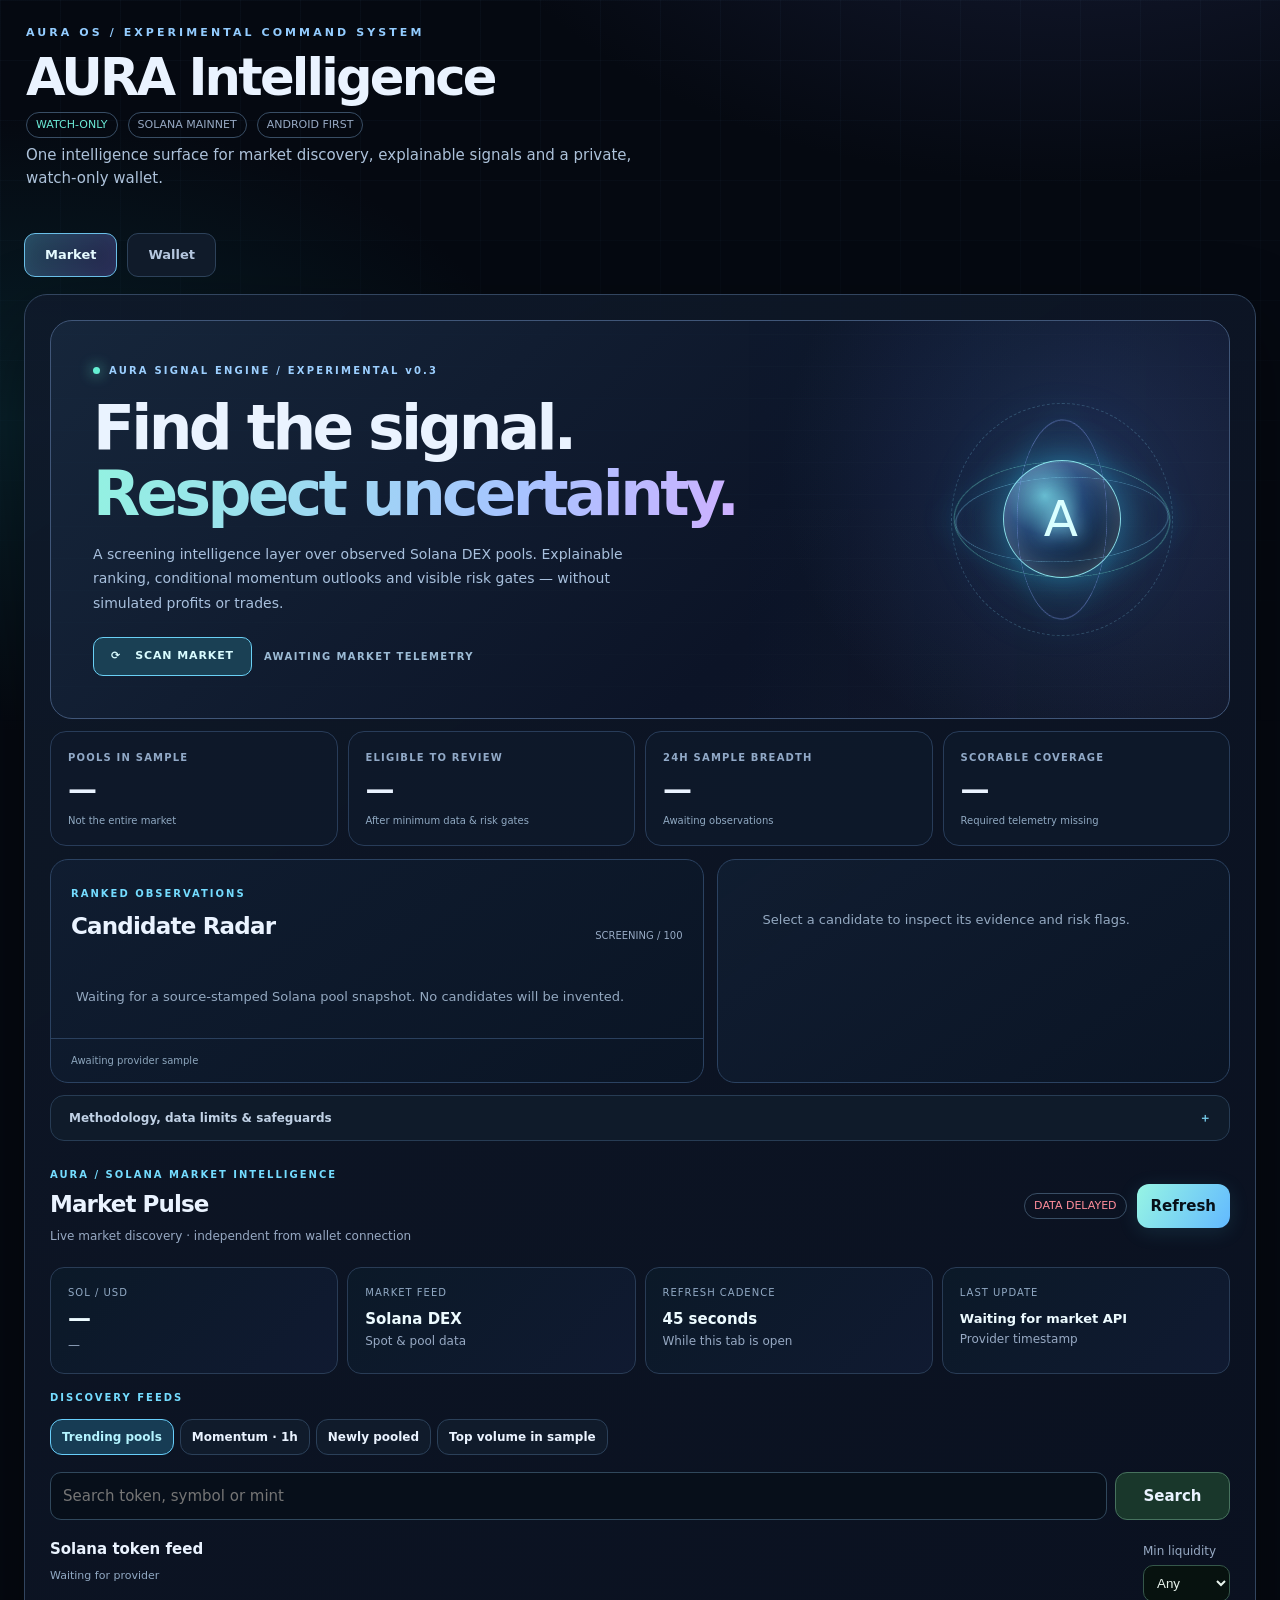
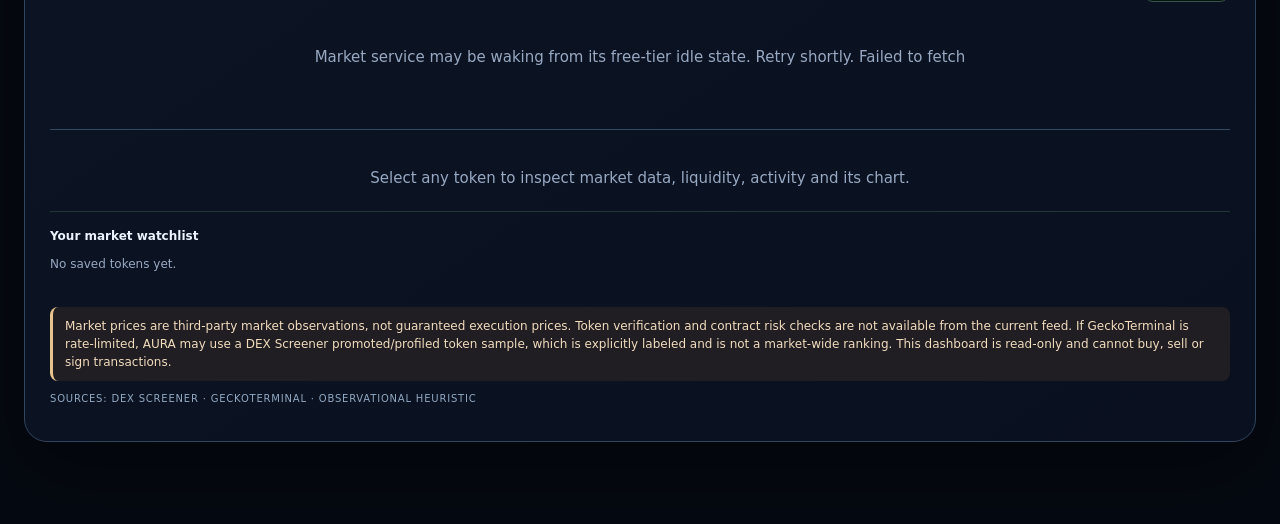
<file: wallet-intelligence/index.html>
<!doctype html>
<html lang="en"><head>
<meta charset="utf-8"><meta name="viewport" content="width=device-width,initial-scale=1,viewport-fit=cover">
<meta name="theme-color" content="#07110f"><meta name="description" content="AURA Solana market intelligence and watch-only wallet monitor for Android.">
<meta http-equiv="Content-Security-Policy" content="default-src 'self'; script-src 'self'; style-src 'self' 'unsafe-inline'; img-src 'self' data:; connect-src 'self' https://solana-rpc.publicnode.com https://api.mainnet.solana.com https://api.mainnet-beta.solana.com https://aura-market-api.onrender.com; object-src 'none'; base-uri 'none'; form-action 'none'">
<link rel="manifest" href="./manifest.webmanifest"><link rel="icon" href="./icon.svg" type="image/svg+xml">
<title>AURA · Market & Wallet Intelligence</title>
<style>
:root{color-scheme:dark;--bg:#07110f;--panel:#0d1a17;--line:#26443a;--text:#e8f4ed;--muted:#91a99e;--mint:#9beac0;--gold:#e7c88a;--red:#f08f84}*{box-sizing:border-box}body{margin:0;background:radial-gradient(700px 400px at 65% -10%,#1b3a2e,transparent 65%),var(--bg);color:var(--text);font:15px/1.5 system-ui,-apple-system,Segoe UI,sans-serif}button,input{font:inherit}header{padding:22px 18px 12px;max-width:900px;margin:auto}header .eyebrow{color:var(--mint);letter-spacing:.18em;font-size:11px;font-weight:800}h1{font-size:27px;line-height:1.1;margin:7px 0}header p,.muted{color:var(--muted)}main{max-width:900px;margin:auto;padding:8px 16px 60px}.card{background:linear-gradient(145deg,#10211c,#0a1513);border:1px solid var(--line);border-radius:18px;padding:16px;margin:12px 0;box-shadow:0 14px 35px #0003}.row{display:flex;gap:10px;align-items:center;flex-wrap:wrap}.spread{justify-content:space-between}.pill{border:1px solid var(--line);border-radius:99px;padding:4px 9px;color:var(--muted);font-size:11px}.ok{color:var(--mint)}.warn{color:var(--gold)}.bad{color:var(--red)}label{display:block;color:var(--muted);font-size:12px;margin:10px 0 5px}input{width:100%;border:1px solid #35574a;border-radius:11px;background:#07110f;color:var(--text);padding:12px;outline:none}input:focus{border-color:var(--mint)}button{border:1px solid #47725e;border-radius:12px;background:#19372b;color:var(--text);padding:11px 14px;font-weight:700;cursor:pointer}button.primary{background:linear-gradient(120deg,#a5edc8,#4fae81);color:#07110f;border:0}button.ghost{background:transparent}.grid{display:grid;grid-template-columns:repeat(2,minmax(0,1fr));gap:10px}.metric{background:#091612;border:1px solid var(--line);border-radius:13px;padding:12px}.metric strong{display:block;font-size:20px}.metric small{color:var(--muted)}.tabs{display:flex;gap:7px;overflow:auto;margin:14px 0}.tabs button{white-space:nowrap;padding:8px 11px;font-size:13px}.tabs button.active{border-color:var(--mint);color:var(--mint)}.hidden{display:none!important}.item{padding:12px 0;border-top:1px solid #20382f}.item:first-child{border-top:0}.mono{font:12px ui-monospace,SFMono-Regular,monospace;overflow-wrap:anywhere;color:#b6d8c6}.small{font-size:12px}.notice{border-left:3px solid var(--gold);padding:10px 12px;background:#201d12;border-radius:8px;color:#e9d8ad;font-size:12px}.danger{border-left-color:var(--red);background:#271515;color:#f5b7ae}.actions{display:flex;gap:8px;flex-wrap:wrap;margin-top:12px}.empty{color:var(--muted);text-align:center;padding:22px}.footer{color:#789187;text-align:center;font-size:11px;margin:24px 0}a{color:var(--mint)}@media(min-width:650px){h1{font-size:34px}.grid{grid-template-columns:repeat(4,minmax(0,1fr))}}

.market-shell{background:linear-gradient(145deg,#10251e,#091511);border:1px solid #315044;border-radius:20px;padding:16px;margin:8px 0 18px;box-shadow:0 18px 48px #0005}
.market-topline{display:flex;justify-content:space-between;align-items:center;gap:10px;flex-wrap:wrap}
.market-kpis{display:grid;grid-template-columns:repeat(2,minmax(0,1fr));gap:9px;margin:16px 0}
.market-kpi{background:#07120f;border:1px solid #29483b;border-radius:14px;padding:13px}
.market-kpi small{display:block;color:#91a99e;font-size:10px;letter-spacing:.1em;text-transform:uppercase}
.market-kpi b{display:block;font-size:21px;line-height:1.3;margin-top:4px}
.market-kpi .metric-change{font-size:12px}
.market-section-label{font-size:10px;letter-spacing:.16em;color:#91e4b7;font-weight:800}
.market-feeds,.chart-controls{display:flex;gap:6px;overflow-x:auto;margin:14px 0;padding-bottom:3px}
.market-feeds button,.chart-controls button{white-space:nowrap;padding:8px 11px;font-size:12px;background:#0a1914}
.market-feeds button.active,.chart-controls button.active{border-color:#91e4b7;color:#91e4b7;background:#163326}
.market-toolbar{display:grid;grid-template-columns:minmax(0,1fr) 115px;gap:8px;margin:12px 0}
.market-toolbar input{min-width:0}
.market-search-row{display:grid;grid-template-columns:minmax(0,1fr) auto;gap:8px}
.market-source{font-size:11px;color:#8eaa9c;margin:8px 0 12px}
.market-token{display:grid;grid-template-columns:25px minmax(0,1fr) auto 48px 12px;gap:8px;align-items:center;width:100%;text-align:left;padding:12px 5px;border:0;border-top:1px solid #20382f;border-radius:0;background:transparent}
.market-token:hover,.market-search-result:hover{background:#11241b}
.market-rank{font-size:11px;color:#728e81}
.market-token-main,.market-token-price,.market-token-meta{min-width:0}
.market-token-main b,.market-token-price b,.market-token-meta b{display:block;font-size:13px;overflow:hidden;text-overflow:ellipsis;white-space:nowrap}
.market-token-main small,.market-token-price small,.market-token-meta small{display:block;color:#8da89a;font-size:10px;white-space:nowrap;overflow:hidden;text-overflow:ellipsis}
.market-token-price{text-align:right}
.market-token-meta{text-align:right}
.market-token-arrow{color:#91e4b7;font-size:20px}
.positive{color:#91e4b7!important}.negative{color:#f08f84!important}
.market-detail{margin-top:16px;padding-top:15px;border-top:1px solid #29483b}
.market-detail h3{font-size:20px;margin:5px 0}
.market-detail-price{font-size:27px;font-weight:800;margin:8px 0 14px}
.market-detail-price span{font-size:13px;font-weight:700}
.market-detail-grid{display:grid;grid-template-columns:repeat(2,minmax(0,1fr));gap:8px}
.market-detail-grid>div{background:#08140f;border:1px solid #254336;border-radius:12px;padding:10px}
.market-detail-grid small{display:block;color:#8da89a;font-size:10px;text-transform:uppercase}
.market-detail-grid b{display:block;font-size:14px;margin-top:3px}
.risk-list{display:flex;flex-wrap:wrap;gap:6px;margin:12px 0}
.risk-chip{border:1px solid #315044;border-radius:30px;padding:5px 9px;font-size:10px;color:#b6d8c6}
.risk-chip.danger{border-color:#75443d;background:#2a1714;color:#f3aaa0}
.market-caveat{font-size:11px;line-height:1.5}
.chart-heading{margin-top:12px}
.market-chart{min-height:120px;border:1px solid #254336;background:#07120f;border-radius:12px;padding:10px;overflow:hidden}
.market-chart-svg{width:100%;height:auto;display:block}
.market-detail-actions{display:flex;gap:15px;align-items:center;flex-wrap:wrap;margin:12px 0}
.market-detail-actions a{font-size:12px;text-decoration:none}
.market-mint{font-size:10px;color:#7d9a8c}
.market-search-results{margin-top:8px}
.market-search-result{display:flex;flex-direction:column;align-items:flex-start;width:100%;text-align:left;background:transparent;border:0;border-top:1px solid #20382f;border-radius:0;padding:10px 3px}
.market-search-result small{font:10px ui-monospace,monospace;color:#8da89a;overflow-wrap:anywhere}
.market-watchlist{display:flex;gap:7px;flex-wrap:wrap;margin:8px 0}
.market-watch-item{font-size:11px;padding:7px 9px}
.market-freshness{font-size:10px;letter-spacing:.08em;color:#9bb7a8}
@media(min-width:650px){.market-kpis{grid-template-columns:repeat(4,minmax(0,1fr))}.market-detail-grid{grid-template-columns:repeat(3,minmax(0,1fr))}.market-shell{padding:22px}.market-token{grid-template-columns:35px minmax(0,1fr) 125px 68px 15px;gap:12px}.market-token-main b{font-size:14px}}

</style><link rel="stylesheet" href="./intelligence.css"></head><body>
<header><div class="eyebrow">AURA OS / EXPERIMENTAL COMMAND SYSTEM</div><h1>AURA Intelligence</h1><div class="row"><span class="pill ok">WATCH-ONLY</span><span class="pill">SOLANA MAINNET</span><span class="pill">ANDROID FIRST</span></div><p>One intelligence surface for market discovery, explainable signals and a private, watch-only wallet.</p></header>
<main><nav class="tabs" id="primary-tabs"><button class="active" data-tab="market">Market</button><button data-tab="wallet">Wallet</button></nav>
<section id="tab-market" class="market-shell">
<section class="aura-intel" aria-label="AURA intelligence radar" id="aura-radar">
  <div class="intel-hero">
    <div class="intel-hero-copy">
      <div class="intel-eyebrow"><span class="intel-dot"></span> AURA SIGNAL ENGINE / EXPERIMENTAL v0.3</div>
      <h2>Find the signal.<br><em>Respect uncertainty.</em></h2>
      <p>A screening intelligence layer over observed Solana DEX pools. Explainable ranking, conditional momentum outlooks and visible risk gates — without simulated profits or trades.</p>
      <div class="intel-hero-controls"><button id="intel-scan" type="button">⟳ &nbsp; SCAN MARKET</button><span id="intel-engine-status">AWAITING MARKET TELEMETRY</span></div>
    </div>
    <div class="intel-presence" role="img" aria-label="Abstract luminous AURA intelligence orb with orbital rings"><span class="intel-ring ring-a"></span><span class="intel-ring ring-b"></span><span class="intel-heart"><span>A</span></span></div>
  </div>
  <div class="intel-statbar">
    <div class="intel-stat"><span>POOLS IN SAMPLE</span><strong id="intel-screened">—</strong><small>Not the entire market</small></div>
    <div class="intel-stat"><span>ELIGIBLE TO REVIEW</span><strong id="intel-qualified">—</strong><small>After minimum data &amp; risk gates</small></div>
    <div class="intel-stat"><span>24H SAMPLE BREADTH</span><strong id="intel-breadth">—</strong><small id="intel-breadth-context">Awaiting observations</small></div>
    <div class="intel-stat"><span>SCORABLE COVERAGE</span><strong id="intel-coverage">—</strong><small id="intel-coverage-context">Required telemetry missing</small></div>
  </div>
  <div class="intel-layout">
    <div class="intel-panel"><div class="intel-panel-head"><div><span class="intel-kicker">RANKED OBSERVATIONS</span><h3>Candidate Radar</h3></div><small>SCREENING / 100</small></div>
      <div id="intel-candidates"><div class="intel-empty">Waiting for a source-stamped Solana pool snapshot. No candidates will be invented.</div></div>
      <div class="intel-panel-foot" id="intel-feed-label">Awaiting provider sample</div>
    </div>
    <aside class="intel-panel" aria-label="Evidence analysis"><div class="intel-analysis" id="intel-analysis"><div class="intel-empty">Select a candidate to inspect its evidence and risk flags.</div></div></aside>
  </div>
  <details class="intel-methodology" id="intel-method"><summary>Methodology, data limits &amp; safeguards</summary><div class="intel-methodology-content">
    <strong>Transparent heuristic (not a predictive model):</strong> up to 30 points liquidity, 20 trading volume, 20 observed price momentum, 15 buy/sell transaction count, 15 pool maturity, minus penalties for extreme turnover, price spikes and immature pools. Eligibility requires observed liquidity ≥$25K, 24h volume ≥$10K, pool age ≥24 hours, adequate field coverage and no severe numerical red flags. The score is not the probability of a positive return.<br>
    <strong>Scope:</strong> the selected feed is a provider-curated pool sample, not an exhaustive ranking of Solana tokens. Missing values stay unknown; market bias describes observed price direction, not future price or target. No contract audit, holder concentration analysis or independently validated backtest is performed. Free-tier responses may be cached or delayed. No wallet connection or trading authority.
  </div></details>
</section>
  <div class="market-topline"><div><div class="market-section-label">AURA / SOLANA MARKET INTELLIGENCE</div><h2 style="margin:5px 0;font-size:23px">Market Pulse</h2><div class="muted small">Live market discovery · independent from wallet connection</div></div><div class="row"><span id="market-status" class="pill warn">CONNECTING</span><button id="market-refresh" class="primary">Refresh</button></div></div>
  <div class="market-kpis">
    <div class="market-kpi"><small>SOL / USD</small><b id="market-sol-price">—</b><span id="market-sol-change" class="metric-change muted">—</span></div>
    <div class="market-kpi"><small>Market feed</small><b style="font-size:15px;margin-top:10px">Solana DEX</b><span class="muted small">Spot & pool data</span></div>
    <div class="market-kpi"><small>Refresh cadence</small><b style="font-size:15px;margin-top:10px">45 seconds</b><span class="muted small">While this tab is open</span></div>
    <div class="market-kpi"><small>Last update</small><b id="market-updated" style="font-size:13px;margin-top:11px">Waiting…</b><span class="muted small">Provider timestamp</span></div>
  </div>
  <div class="market-section-label">DISCOVERY FEEDS</div>
  <div class="market-feeds"><button class="active" data-market-feed="trending">Trending pools</button><button data-market-feed="momentum">Momentum · 1h</button><button data-market-feed="recent">Newly pooled</button><button data-market-feed="toptraded">Top volume in sample</button></div>
  <div class="market-toolbar"><input id="market-search" placeholder="Search token, symbol or mint" autocapitalize="off" autocomplete="off" spellcheck="false"><button id="market-search-button">Search</button></div>
  <div id="market-search-results" class="market-search-results"></div>
  <div class="row spread"><div><b>Solana token feed</b><div id="market-source" class="market-source">Waiting for provider</div></div><div style="max-width:135px"><label for="market-min-liquidity">Min liquidity</label><select id="market-min-liquidity" style="width:100%;background:#07120f;color:#e8f4ed;border:1px solid #35574a;border-radius:10px;padding:9px"><option value="0">Any</option><option value="10000">$10K+</option><option value="50000">$50K+</option><option value="100000">$100K+</option></select></div></div>
  <div id="market-list" class="empty">Loading live Solana market data…</div>
  <div class="market-detail" id="market-detail"><div class="empty">Select any token to inspect market data, liquidity, activity and its chart.</div></div>
  <div class="item"><b class="small">Your market watchlist</b><div id="market-watchlist" class="market-watchlist"><span class="muted small">No saved tokens yet.</span></div></div>
  <div class="notice" style="margin-top:14px">Market prices are third-party market observations, not guaranteed execution prices. Token verification and contract risk checks are not available from the current feed. If GeckoTerminal is rate-limited, AURA may use a DEX Screener promoted/profiled token sample, which is explicitly labeled and is not a market-wide ranking. This dashboard is read-only and cannot buy, sell or sign transactions.</div>
  <p class="market-freshness">SOURCES: DEX SCREENER · GECKOTERMINAL · OBSERVATIONAL HEURISTIC</p>
</section>
<section id="tab-wallet" class="hidden">
<section class="card"><div class="row spread"><div><strong>Your watchlist</strong><div class="muted small">Public addresses only · saved on this browser</div></div><span id="status" class="pill">READY</span></div><label for="address">Solana public address</label><input id="address" autocomplete="off" autocapitalize="off" spellcheck="false" placeholder="Paste a public wallet address"><label for="label">Private label (stays on this device)</label><input id="label" maxlength="40" placeholder="e.g. Main watch wallet"><div class="actions"><button class="primary" id="add">Add address</button><button id="refreshAll">Refresh all</button></div><div id="wallets" class="small muted" style="margin-top:12px">No addresses saved yet.</div></section>
<section class="card"><div class="row spread"><strong>Selected wallet</strong><span id="freshness" class="pill">NO DATA</span></div><div class="grid" style="margin-top:12px"><div class="metric"><small>SOL balance</small><strong id="sol">—</strong></div><div class="metric"><small>Token mints</small><strong id="tokenCount">—</strong></div><div class="metric"><small>Recent signatures</small><strong id="sigCount">—</strong></div><div class="metric"><small>Recent fees</small><strong id="fees">—</strong></div></div><p id="selectedAddress" class="mono small">Select a wallet to inspect it.</p><div class="actions"><button class="primary" id="refresh">Refresh selected</button><button class="ghost" id="copyContext">Copy AI context</button></div></section>
<nav class="tabs"><button class="active" data-wallet-tab="assets">Assets</button><button data-wallet-tab="activity">Activity</button><button data-wallet-tab="context">AI context</button><button data-wallet-tab="security">Security & backup</button></nav>
<section id="tab-assets" class="card"><strong>Token accounts</strong><p class="muted small">Mint address is the asset identity. Ticker/name metadata and market prices are intentionally not inferred.</p><div id="assets" class="empty">Refresh a selected wallet to load its token accounts.</div></section>
<section id="tab-activity" class="card hidden"><strong>Recent activity</strong><p class="muted small">Movements remain unclassified. Balance changes alone cannot reliably distinguish swaps from transfers or calculate P&amp;L.</p><div id="activity" class="empty">No transaction history loaded.</div></section>
<section id="tab-context" class="card hidden"><strong>AI context packet</strong><p class="muted small">Paste this source-stamped summary into ChatGPT. It does not automatically connect this page to your session.</p><textarea id="context" rows="12" style="width:100%;background:#07110f;color:#d9eee2;border:1px solid var(--line);border-radius:12px;padding:12px" readonly placeholder="Refresh a wallet to generate context."></textarea><div class="actions"><button id="copyContext2">Copy context</button><button id="downloadContext">Download JSON</button></div></section>
<section id="tab-security" class="card hidden"><strong>Privacy, safety & backup</strong><div class="notice" style="margin-top:12px">Watch-only: no wallet connection, signing, buying, selling or withdrawals. Never enter a seed phrase, private key, recovery phrase or exchange secret.</div><div class="notice danger" style="margin-top:10px">Addresses and snapshots are stored in this browser's IndexedDB without application-level encryption. Anyone with access to your unlocked browser profile/device may inspect them. The public RPC provider receives the address and request metadata when you refresh.</div><label for="passphrase">Backup passphrase (not stored)</label><input id="passphrase" type="password" autocomplete="new-password" placeholder="Use a unique, strong passphrase"><div class="actions"><button id="backup">Export encrypted backup</button><button id="restore">Restore encrypted backup</button><input id="backupFile" class="hidden" type="file" accept="application/json,.json"></div><p class="muted small">Backup uses PBKDF2-SHA256 and AES-256-GCM. The passphrase is never stored or transmitted. Losing it makes that backup unrecoverable. Keep the backup file and passphrase separately.</p><div class="actions"><button class="ghost" id="forget">Delete local wallet data</button></div></section>
<div class="footer">AURA Market & Wallet Intelligence 0.3.1 · Market feeds · Local-first wallet · Read-only · No custody · No trading</div></section></main>
<script src="./app.js" defer></script><script src="./market.js" defer></script><script type="module" src="./intelligence-ui.mjs"></script></body></html>
</file>
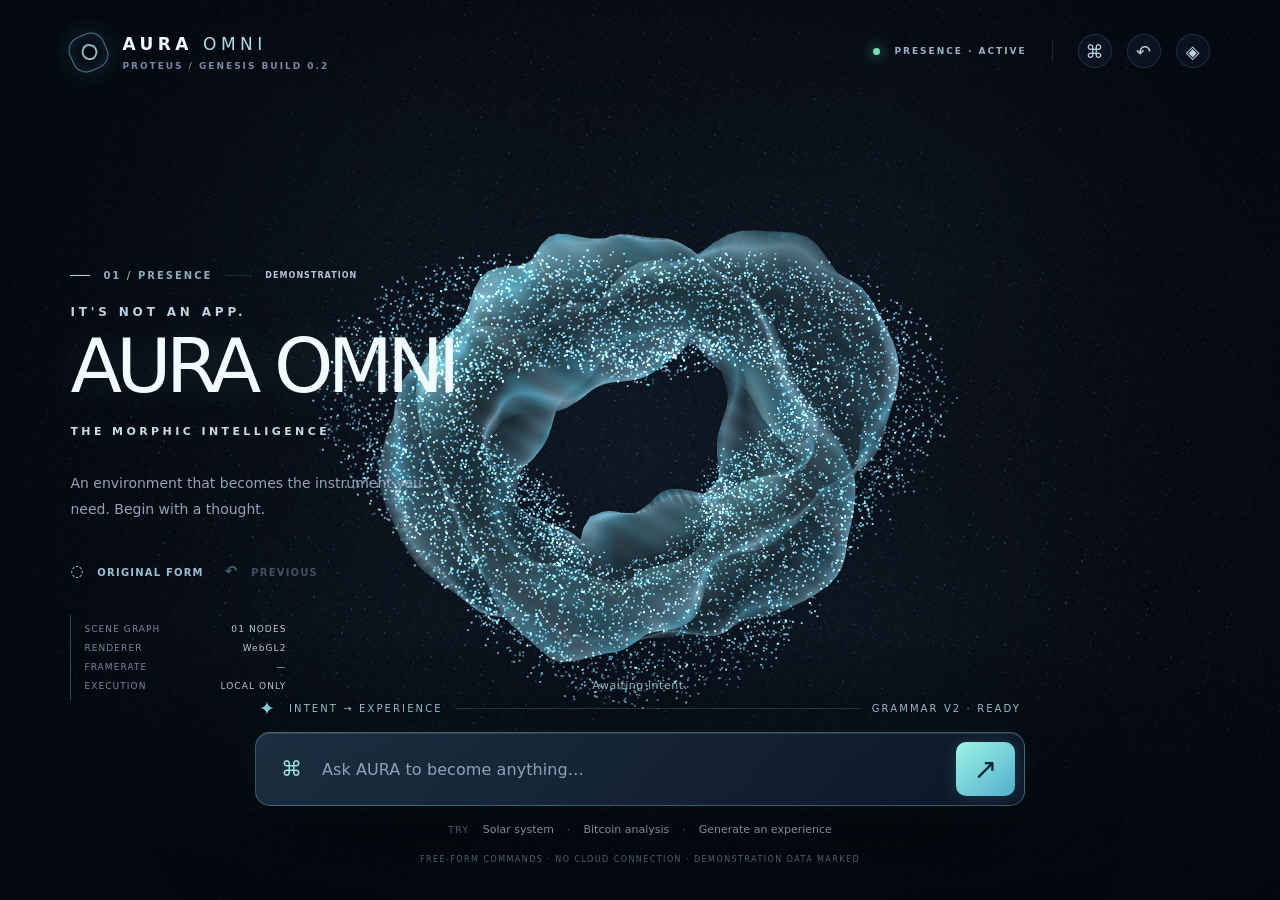
<file: proteus/genesis-02/index.html>
<!doctype html>
<html lang="en"><head><meta charset="utf-8"><meta name="viewport" content="width=device-width,initial-scale=1,viewport-fit=cover"><meta name="theme-color" content="#050a13"><meta name="description" content="AURA OMNI — independent morphic interface research prototype"><title>AURA OMNI · PROTEUS</title><style>
:root{color-scheme:dark;--ink:#f1faff;--muted:#8c9cb3;--accent:#a9e7ed;--line:rgba(170,207,228,.15);--panel:rgba(10,17,32,.59);font-family:Inter,"SF Pro Display",system-ui,-apple-system,BlinkMacSystemFont,"Segoe UI",sans-serif;font-synthesis:none}
*{box-sizing:border-box}html,body{margin:0;width:100%;height:100%;background:#050a13;color:var(--ink);overflow:hidden}button,input,select{font:inherit}button{cursor:pointer}button:disabled{opacity:.37;cursor:default}button:focus-visible,input:focus-visible,select:focus-visible{outline:2px solid #9ef1f5;outline-offset:3px}.app{width:100%;height:100dvh;min-height:520px;isolation:isolate;position:relative;overflow:hidden;background:radial-gradient(circle at 53% 42%,#131f39,#040811 66%)}#world{position:absolute;inset:0;width:100%;height:100%;touch-action:none;display:block;z-index:-3}.noise{position:absolute;inset:0;z-index:-2;pointer-events:none;opacity:.12;background-image:url('data:image/svg+xml,%3Csvg viewBox="0 0 200 200" xmlns="http://www.w3.org/2000/svg"%3E%3Cfilter id="n"%3E%3CfeTurbulence type="fractalNoise" baseFrequency="0.85" numOctaves="3" stitchTiles="stitch"/%3E%3C/filter%3E%3Crect width="100%25" height="100%25" filter="url(%23n)" opacity=".28"/%3E%3C/svg%3E')}.vignette{position:absolute;inset:0;z-index:-1;pointer-events:none;background:linear-gradient(90deg,rgba(3,8,18,.63),transparent 33%,transparent 69%,rgba(3,8,18,.32)),linear-gradient(0deg,rgba(3,7,15,.81),transparent 31%,transparent 70%,rgba(2,6,15,.3))}
.header{height:100px;padding:34px 5.5%;position:relative;display:flex;align-items:flex-start;justify-content:space-between;z-index:3}.logo-lockup{display:flex;align-items:center;gap:15px}.logo-symbol{width:37px;height:37px;border:1px solid rgba(174,241,249,.47);border-radius:14px;display:grid;place-content:center;transform:rotate(-24deg);position:relative;box-shadow:0 0 28px rgba(107,225,239,.16),inset 0 0 18px rgba(107,225,239,.15)}.logo-symbol span{position:absolute;left:11px;top:10px;width:15px;height:15px;border:1px solid rgba(200,251,255,.82);border-radius:40% 60% 45% 65%;transform:rotate(40deg)}.logo-symbol span:nth-child(2){transform:rotate(110deg);opacity:.65}.logo-symbol span:nth-child(3){transform:rotate(160deg);opacity:.43}.brand{font-size:17px;letter-spacing:.26em;font-weight:700;line-height:1.2;white-space:nowrap}.brand em{font-style:normal;font-weight:300;color:#b0dce8}.micro{font-size:9px;letter-spacing:.22em;font-weight:700;color:#778aa4;margin-top:6px}.header-right{display:flex;align-items:center;gap:15px}.dot{width:7px;height:7px;border-radius:50%;background:#7cddba;box-shadow:0 0 13px #55e7b1}.status-top{margin:0;color:#9bb2c6}.header-divider{height:22px;width:1px;background:var(--line);margin:0 10px}.icon-btn{border:1px solid var(--line);width:34px;height:34px;border-radius:50%;color:#b9d3e2;background:#17243b5c;font-size:18px;display:grid;place-items:center;transition:all .25s}.icon-btn:hover{background:#284560;border-color:#94e4f0}
.workspace{position:absolute;top:0;bottom:0;left:0;right:0;pointer-events:none}.workspace>*{pointer-events:auto}.hero{position:absolute;top:30%;left:5.5%;width:min(37vw,520px);z-index:2;transition:top .8s ease}.eyebrow{display:flex;align-items:center;gap:13px;color:#8fabb9;font-size:10px;letter-spacing:.2em;font-weight:700;white-space:nowrap}.tiny-bar{width:20px;height:1px;background:#87e3e4}.eyebrow-rule{width:27px;height:1px;background:var(--line)}#sourceBadge{color:#b8c5d3;letter-spacing:.13em;font-size:8px}.hero-title{margin-top:24px}.hero-pre{font-size:12px;font-weight:600;color:#bed2e0;letter-spacing:.32em;margin-bottom:12px}h1{font-size:clamp(48px,5.9vw,112px);line-height:.95;letter-spacing:-.075em;font-weight:250;margin:0;text-shadow:0 1px 38px rgba(185,244,249,.15)}h1 i{font-style:normal;font-weight:650;background:linear-gradient(125deg,#f6feff 15%,#b0e2f5 50%,#62b6c4);color:transparent;background-clip:text}.hero-sub{font-size:11px;letter-spacing:.31em;color:#c3dce5;margin:22px 0 0;font-weight:600}.hero-desc{color:#91a4b8;line-height:1.9;font-size:14px;max-width:355px;margin-top:32px}.hero-actions{display:flex;gap:21px;margin-top:32px}.ghost-action{border:0;background:none;color:#9dbed0;padding:7px 0;font-size:10px;letter-spacing:.12em;font-weight:700}.ghost-action span{margin-right:8px;font-size:15px;color:#9decf2}.ghost-action:hover{color:#fff}.scene-meta{position:absolute;bottom:200px;left:5.5%;padding-left:13px;border-left:1px solid rgba(122,209,226,.32)}.meta-row{display:flex;gap:26px;align-items:center;justify-content:space-between;margin:9px 0;font-size:9px;letter-spacing:.12em}.meta-name{color:#748ba0}.meta-value{color:#b4d0d6;min-width:100px;text-align:right}.experience{position:absolute;right:5.5%;top:24%;width:min(34vw,510px);max-height:calc(100dvh - 395px);overflow-y:auto;scrollbar-width:thin;scrollbar-color:#2a5860 transparent;transition:all .65s ease;z-index:2}.experience:empty{display:none}.pane{padding:24px 27px;border:1px solid rgba(144,207,218,.18);background:linear-gradient(145deg,rgba(18,31,48,.74),rgba(11,22,37,.58));border-radius:17px;box-shadow:0 17px 65px #0005,inset 0 1px 1px rgba(218,250,255,.08);backdrop-filter:blur(22px)}.pane-head{display:flex;align-items:center;justify-content:space-between;gap:10px;padding-bottom:18px;border-bottom:1px solid var(--line)}.pane-title{font-size:10px;letter-spacing:.22em;font-weight:700;color:#ccebf1}.pane-flag{font-size:9px;letter-spacing:.09em;padding:7px 10px;border:1px solid rgba(164,225,221,.18);border-radius:20px;color:#91b8c0;white-space:nowrap}.pane-main{padding-top:21px}.pane h2{margin:0;font-size:25px;font-weight:350;letter-spacing:-.04em}.pane-note{font-size:11px;line-height:1.8;color:#8fa4b8;margin:13px 0 0}.data-highlight{font-size:26px;font-weight:550;letter-spacing:-.055em;margin:12px 0 4px}.data-sub{font-size:10px;color:#84b6bc}.chart-svg{width:100%;height:auto;display:block;margin:14px 0 4px;overflow:visible}.chart-svg text{font-size:9px;fill:#83a3ae;font-family:monospace}.chart-svg .gridline{stroke:#99bfcc;opacity:.14}.chart-legend{display:flex;justify-content:space-between;gap:10px;font-size:10px;color:#9bb4bb;padding:11px 0}.legend-dot{display:inline-block;width:7px;height:7px;border-radius:50%;background:#62dfbb;margin-right:7px}.legend-dot.eth{background:#dc92fb}.mini-stats{display:grid;grid-template-columns:1fr 1fr;gap:9px;margin:18px 0 4px}.mini-stat{border:1px solid var(--line);border-radius:10px;background:#0b1726a8;padding:12px}.mini-stat-label{display:block;color:#7891a5;font-size:9px;letter-spacing:.13em}.mini-stat-value{display:block;font-size:19px;font-weight:450;margin-top:5px}.positive{color:#77e3c0}.negative{color:#ff979e}.chart-svg:focus{outline:1px solid #8df5eb}.tool-field{display:block;margin-bottom:18px}.field-header{display:flex;align-items:center;justify-content:space-between;gap:10px;margin:0 0 10px}.field-header label{font-size:12px;color:#bdcadb;text-transform:capitalize}.field-header input{width:112px;max-width:47%;border:1px solid #385164;border-radius:8px;padding:8px;background:#0a1626;color:#d8fff7;text-align:right;font-size:12px}.tool-field input[type=range]{width:100%;accent-color:#84ddd4;cursor:pointer;touch-action:pan-y}.result-wrap{display:grid;grid-template-columns:1fr 1fr;gap:9px;margin-top:18px}.result{border:1px solid #32606373;background:linear-gradient(135deg,rgba(31,78,81,.28),rgba(12,24,42,.55));border-radius:10px;padding:13px;min-width:0}.result-name{display:block;text-transform:uppercase;font-size:9px;letter-spacing:.12em;color:#83bac0}.result-value{font-size:22px;display:block;margin-top:8px;overflow-wrap:anywhere;color:#dffbfa;letter-spacing:-.04em}.result:first-child{grid-column:span 2}.result:first-child .result-value{font-size:30px}.court-svg{width:100%;max-height:230px;display:block;margin:18px auto}.court-svg text{font-size:11px;fill:#b8d4df}.linklike{border:1px solid #496c7c;background:transparent;color:#cceef4;padding:9px 12px;font-size:10px;letter-spacing:.08em;border-radius:7px;margin-top:15px}.linklike:hover{background:#1b3c50}.feature-list{padding-left:17px;color:#9bb9c4;font-size:11px;line-height:2}.help-code{font-size:11px;color:#bfe1e8;background:#031020b9;padding:11px;line-height:1.65;border-radius:8px;overflow-wrap:anywhere}.spatial-guide{margin-top:8px;color:#8caeb5;font-size:10px;letter-spacing:.08em}
.feedback{position:absolute;left:50%;transform:translateX(-50%);bottom:205px;max-width:60vw;text-align:center;font-size:11px;line-height:1.6;color:#a5ced1;letter-spacing:.05em;opacity:.9;pointer-events:none}.command-layer{position:absolute;bottom:36px;left:50%;transform:translateX(-50%);width:min(770px,88vw);z-index:4}.command-caption{display:flex;gap:12px;align-items:center;color:#a1c8d3;font-size:10px;letter-spacing:.21em;margin:0 4px 13px}.pulse-star{font-size:19px;color:#8ad5de;animation:breath 4s ease-in-out infinite}@keyframes breath{50%{opacity:.38;transform:scale(.72)}}.caption-line{height:1px;background:rgba(156,225,230,.2);flex:1}.command{display:flex;align-items:center;gap:18px;padding:7px 9px 7px 25px;height:74px;background:linear-gradient(130deg,rgba(31,54,72,.84),rgba(13,24,41,.96));backdrop-filter:blur(27px);border:1px solid rgba(156,219,231,.33);border-radius:15px;box-shadow:0 25px 90px #0008,0 0 35px #3c909218,inset 0 1px rgba(247,255,255,.1)}.command-glyph{font-size:21px;color:#9fe5e3}.command input{border:0;outline:0!important;background:transparent;min-width:0;flex:1;color:#f1faff;font-weight:350;font-size:16px;letter-spacing:.005em}.command input::placeholder{color:#8fa3b8}.command button{height:54px;width:59px;background:linear-gradient(140deg,#9ef4e6,#53aecc);color:#102b38;border:0;border-radius:10px;font-size:29px;box-shadow:0 1px 16px rgba(95,224,214,.19);transition:transform .2s}.command button:hover{transform:translateY(-2px)}.examples{margin-top:15px;display:flex;justify-content:center;align-items:center;gap:13px;color:#72869c;font-size:11px;flex-wrap:wrap}.examples button{color:#a7bdc8;border:0;background:transparent;font-size:11px;padding:2px 0}.examples button:hover{color:#c9f8fa}.example-prefix{font-size:9px;letter-spacing:.18em;color:#61818b}.command-hint{text-align:center;color:#587385;letter-spacing:.18em;font-size:8px;margin-top:17px}.drawer{z-index:12;position:absolute;right:20px;top:95px;bottom:40px;width:min(390px,calc(100vw - 40px));padding:25px;background:linear-gradient(160deg,#142439f2,#090f1ef5);border:1px solid #375463;border-radius:16px;backdrop-filter:blur(18px);box-shadow:0 30px 100px #000b;overflow-y:auto}.drawer[hidden]{display:none}.drawer-header{display:flex;justify-content:space-between;align-items:flex-start;padding-bottom:25px;border-bottom:1px solid var(--line)}.drawer h2{font-size:24px;font-weight:400;margin:7px 0 0}.drawer .micro{margin:0}.history-record{display:block;width:100%;text-align:left;border:0;background:transparent;border-bottom:1px solid var(--line);color:#d7f2f5;padding:17px 0;font-size:15px}.history-record small{display:block;font-size:10px;letter-spacing:.18em;margin-top:7px;color:#7794a7}.history-record:hover{color:#91f2e8}.small-note{color:#89a6b5;line-height:1.7;font-size:11px;margin-top:24px}.setting{display:flex;align-items:center;justify-content:space-between;padding:19px 0;gap:15px;border-bottom:1px solid var(--line);font-size:12px;color:#a9c5d3}.setting select{max-width:55%;background:#13283e;border:1px solid #355569;border-radius:7px;padding:8px;color:#e0faff}.setting input{accent-color:#6cddd0}.visually-hidden{position:absolute!important;clip:rect(0,0,0,0);height:1px;width:1px;overflow:hidden;white-space:nowrap}
@media (max-width:1100px){.hero{top:23%;width:42vw}.experience{width:42vw;top:22%;max-height:calc(100dvh - 390px)}.scene-meta{bottom:210px}.hero-desc{max-width:310px}}
@media (max-width:700px){.app{min-height:500px}.header{padding:22px 20px;height:75px}.brand{font-size:13px;letter-spacing:.2em}.micro{font-size:8px;letter-spacing:.13em}.logo-symbol{height:30px;width:30px;border-radius:10px}.logo-symbol span{left:7px;top:7px}.status-top,.header-divider{display:none}.header-right{gap:8px}.icon-btn{width:30px;height:30px}.hero{left:22px;top:110px;width:calc(100vw - 44px)}.eyebrow{font-size:8px;letter-spacing:.13em;gap:8px}.hero-title{margin-top:14px}h1{font-size:clamp(41px,12vw,74px)}.hero-pre{font-size:9px;letter-spacing:.2em}.hero-sub{font-size:9px;letter-spacing:.18em;margin:12px 0}.hero-desc{font-size:11px;max-width:250px;line-height:1.6;margin-top:18px}.hero-actions{margin-top:10px;gap:16px}.ghost-action{font-size:9px}.scene-meta{display:none}.experience{left:16px;right:16px;top:auto;bottom:216px;width:auto;max-height:min(34dvh,290px);overflow-y:auto}.experience:empty{display:none}.pane{padding:14px 16px;border-radius:14px}.pane-head{padding-bottom:11px}.pane-main{padding-top:11px}.pane-title{font-size:9px}.pane h2{font-size:19px}.pane-note{font-size:10px}.data-highlight{font-size:22px}.chart-svg{max-height:135px}.chart-legend,.mini-stats{margin:5px 0}.mini-stat{padding:9px}.mini-stat-value{font-size:15px}.result-wrap{margin-top:8px}.result{padding:8px}.result-value{font-size:18px}.result:first-child .result-value{font-size:22px}.feedback{bottom:192px;font-size:10px;max-width:92vw;white-space:nowrap;overflow:hidden;text-overflow:ellipsis}.command-layer{width:calc(100vw - 32px);bottom:12px}.command-caption{font-size:8px;margin-bottom:8px}.command{height:58px;border-radius:12px;padding:5px 5px 5px 12px;gap:9px}.command input{font-size:13px}.command-glyph{font-size:18px}.command button{height:45px;width:45px;font-size:24px}.examples{gap:7px;margin-top:11px}.examples button{font-size:9px}.command-hint{font-size:7px;letter-spacing:.04em;margin-top:10px}.court-svg{max-height:150px;margin:4px auto}.pane .tool-field{margin-bottom:9px}.field-header{margin-bottom:5px}.field-header label{font-size:10px}.field-header input{padding:4px;font-size:11px}.tool-field input[type=range]{margin:0}}
@media (max-width:700px) and (max-height:720px){.hero{top:84px}.hero-desc{display:none}.hero-actions{display:none}.experience{bottom:180px;max-height:34dvh}.feedback{bottom:166px}.command-caption{display:none}.examples{display:none}.command-hint{margin-top:7px}}
@media (prefers-reduced-motion:reduce){*,*:before,*:after{animation:none!important;scroll-behavior:auto!important;transition:none!important}}
/* Contextual composition: protect the active instrument and command dock. */
@media (min-width:701px){
 .app[data-domain]:not([data-domain="presence"]) .hero{top:26%;width:36vw}
 .app[data-domain]:not([data-domain="presence"]) .hero h1{font-size:clamp(38px,4.15vw,66px);line-height:1.04;letter-spacing:-.065em}
 .app[data-domain]:not([data-domain="presence"]) .hero .hero-desc{max-width:300px;margin-top:20px}
 .app[data-domain]:not([data-domain="presence"]) .scene-meta{display:none}
 .app[data-domain]:not([data-domain="presence"]) .feedback{left:5.5%;transform:none;max-width:34vw;text-align:left;white-space:nowrap;overflow:hidden;text-overflow:ellipsis}
 .app[data-domain]:not([data-domain="presence"]) .experience{top:17.5%;max-height:calc(100dvh - 340px)}
}
@media (max-width:700px){
 .app[data-domain]:not([data-domain="presence"]) .hero{top:92px}
 .app[data-domain]:not([data-domain="presence"]) .hero h1{font-size:clamp(29px,7.8vw,45px);line-height:1.04;letter-spacing:-.055em}
 .app[data-domain]:not([data-domain="presence"]) .hero-title{margin-top:8px}
 .app[data-domain]:not([data-domain="presence"]) .hero-pre{font-size:8px;margin-bottom:7px}
 .app[data-domain]:not([data-domain="presence"]) .hero-sub{margin-top:9px}
 .app[data-domain]:not([data-domain="presence"]) .hero-desc,
 .app[data-domain]:not([data-domain="presence"]) .hero-actions{display:none}
 .app[data-domain]:not([data-domain="presence"]) .experience{bottom:198px;max-height:32dvh}
 .app[data-domain]:not([data-domain="presence"]) .feedback{bottom:180px}
}
/* The important result precedes controls, especially on handheld screens. */
.app[data-domain="instrument"] .result-wrap{margin:13px 0 18px}
.app[data-domain="instrument"] .tool-controls{border-top:1px solid var(--line);padding-top:16px}
@media (max-width:700px){
 .app[data-domain="instrument"] .pane-head{padding-bottom:8px}
 .app[data-domain="instrument"] .pane-main{padding-top:8px}
 .app[data-domain="instrument"] .pane h2{font-size:17px}
 .app[data-domain="instrument"] .pane-note{font-size:9px;line-height:1.5;margin:8px 0}
 .app[data-domain="instrument"] .result-wrap{margin:9px 0 11px;gap:5px}
 .app[data-domain="instrument"] .result{padding:7px}
 .app[data-domain="instrument"] .result:first-child{padding:8px 10px}
 .app[data-domain="instrument"] .result:first-child .result-value{font-size:25px;margin-top:4px}
 .app[data-domain="instrument"] .result-name{font-size:8px}
 .app[data-domain="instrument"] .tool-controls{padding-top:10px}
}
/* GENESIS 0.2 — declarative experience composition */
.v2-intro{padding:2px 0 13px}.v2-kicker{font-size:9px;color:#6fe6d7;letter-spacing:.21em}.v2-title{font-size:23px;font-weight:400;line-height:1.2;color:#e6f9ff;letter-spacing:-.02em;margin:10px 0}.v2-purpose{color:#adc9da;font-size:12px;line-height:1.6}.v2-disclaimer{font-size:10px;line-height:1.7;color:#e7c79c;background:#423b2d55;border:1px solid #8a755944;border-radius:8px;padding:9px 11px}.v2-blocks{display:grid;grid-template-columns:minmax(0,1fr);gap:14px}.v2-card{padding:14px 13px;background:linear-gradient(135deg,rgba(17,43,65,.65),rgba(7,16,30,.75));border:1px solid #42647775;border-radius:12px;min-width:0}.v2-card-title{margin:0 0 14px;font-size:11px;letter-spacing:.1em;text-transform:uppercase;font-weight:500;color:#b5d8e1}.v2-metrics{display:grid;grid-template-columns:repeat(2,minmax(0,1fr));gap:9px}.v2-metric{min-width:0;border:1px solid #396f7880;background:#132d3f77;border-radius:9px;padding:11px}.v2-metric:first-child{grid-column:span 2}.v2-metric-label{font-size:9px;color:#9fc2cf;letter-spacing:.06em}.v2-metric-value{display:block;margin-top:8px;font-weight:400;font-size:24px;color:#c9ffec;overflow-wrap:anywhere}.v2-metric-note{font-size:10px;color:#809aa5;line-height:1.5}.v2-field{margin-bottom:18px}.v2-fieldbar{display:flex;gap:9px;justify-content:space-between;align-items:center;margin-bottom:8px}.v2-fieldlabel{font-size:11px;line-height:1.3;color:#c0d9e4}.v2-number{font-size:12px;background:#0a1d2f;color:#d4fff9;border:1px solid #3c586e;padding:8px;border-radius:8px;width:88px;max-width:45%;text-align:right}.v2-range{width:100%;accent-color:#70eadb;touch-action:pan-y}.v2-chart,.v2-diagram{width:100%;max-height:255px;display:block;overflow:visible}.v2-diagram{border:1px solid #2a526144;border-radius:10px;background:radial-gradient(ellipse at center,#12334799,#07152788)}.v2-primitive{stroke:#94eddb;fill:#28718466;stroke-width:1.6;vector-effect:non-scaling-stroke;transition:opacity .24s}.v2-line,.v2-arrow,.v2-wave{stroke:#86cde2;fill:none}.v2-droplets circle{fill:#7ce2ed;stroke:none}.v2-chart-caption{font-size:10px;line-height:1.5;color:#749cae;margin:4px 0 0}.v2-description{color:#a6c3cf;line-height:1.8;font-size:12px}.v2-spec-label{display:block;font-size:10px;color:#a0e9e1;letter-spacing:.12em;margin:16px 0 9px;text-transform:uppercase}#experienceSpecEditor{display:block;width:100%;height:min(38vh,340px);min-height:170px;resize:vertical;white-space:pre;font:11px/1.55 ui-monospace,monospace;border:1px solid #44667a;background:#071423;color:#d3edee;border-radius:9px;padding:13px;tab-size:2;outline-offset:2px}.v2-compiler-buttons{display:flex;gap:8px;flex-wrap:wrap}.v2-compiler-buttons .linklike{font-size:9px}.v2-compile-action{background:#7ce5d5!important;color:#09242f!important;font-weight:700}.v2-compiler-status{font-size:11px;line-height:1.6;color:#c1d7e0;overflow-wrap:anywhere}
@media(max-width:700px){.v2-title{font-size:17px}.v2-purpose{font-size:10px}.v2-metric-value{font-size:20px}.v2-blocks{gap:9px}.v2-card{padding:10px}.v2-card-title{font-size:9px;margin-bottom:9px}.v2-chart,.v2-diagram{max-height:165px}#composePanel{top:75px;bottom:12px;right:12px;width:calc(100vw - 24px);padding:16px}.v2-spec-label{margin-top:10px}}
/* Give user-compiled experiences more usable space than a short informational card. */
@media (min-width:701px){.app[data-domain="instrument"][data-compiler="v2"] .experience{top:14%;max-height:calc(100dvh - 275px)}.app[data-compiler="v2"] .hero{top:30%}}
@media (max-width:700px){.app[data-compiler="v2"] .hero{top:87px}.app[data-compiler="v2"] .hero h1{font-size:clamp(25px,6.5vw,35px)}.app[data-compiler="v2"] .hero-sub{font-size:8px;margin-top:7px}.app[data-domain="instrument"][data-compiler="v2"] .experience{top:274px;bottom:167px;max-height:none}.app[data-compiler="v2"] .feedback{bottom:169px}}
@media (max-width:700px) and (max-height:750px){.app[data-domain="instrument"][data-compiler="v2"] .experience{top:235px;bottom:155px}.app[data-compiler="v2"] .hero{top:82px}}
</style></head>
<body>
<div id="app" class="app">
  <canvas id="world" aria-label="Interactive procedural 3D presence and spatial scene" role="img"></canvas>
  <div class="noise" aria-hidden="true"></div><div class="vignette" aria-hidden="true"></div>
  <header class="header">
    <div class="logo-lockup" aria-label="AURA OMNI"><div class="logo-symbol"><span></span><span></span><span></span></div><div><div class="brand">AURA <em>OMNI</em></div><div class="micro" id="edition">PROTEUS / GENESIS BUILD 0.2</div></div></div>
    <div class="header-right"><div class="dot"></div><span class="micro status-top" id="topStatus">PRESENCE · STANDBY</span><span class="header-divider"></span><button class="icon-btn" id="composeBtn" title="Experience compiler" aria-label="Open experience compiler">⌘</button><button class="icon-btn" id="historyBtn" title="Scene history" aria-label="Scene history">↶</button><button class="icon-btn" id="settingsBtn" title="Visual controls" aria-label="Visual controls">◈</button></div>
  </header>
  <main class="workspace" id="workspace">
    <section class="hero" aria-label="Current experience">
      <div class="eyebrow"><span class="tiny-bar"></span><span id="sceneIndex">01 / PRESENCE</span><span class="eyebrow-rule"></span><span id="sourceBadge">DEMONSTRATION</span></div>
      <div class="hero-title"><div class="hero-pre">IT'S NOT AN APP.</div><h1 id="heroTitle">AURA <i>OMNI</i></h1></div>
      <p class="hero-sub" id="heroSub">THE MORPHIC INTELLIGENCE</p>
      <p class="hero-desc" id="heroDescription">An environment that becomes the instrument you need. Begin with a thought.</p>
      <div class="hero-actions" id="heroActions"><button id="homeBtn" class="ghost-action" type="button"><span>◌</span> ORIGINAL FORM</button><button id="backBtn" class="ghost-action" type="button" disabled><span>↶</span> PREVIOUS</button></div>
    </section>
    <section class="experience" id="experience" aria-label="Contextual experience" aria-live="polite"></section>
    <aside class="scene-meta" aria-label="Live diagnostics"><div class="meta-row"><span class="meta-name">SCENE GRAPH</span><span class="meta-value" id="nodeCount">01 NODE</span></div><div class="meta-row"><span class="meta-name">RENDERER</span><span class="meta-value" id="rendererStatus">CHECKING...</span></div><div class="meta-row"><span class="meta-name">FRAMERATE</span><span class="meta-value" id="fps">—</span></div><div class="meta-row"><span class="meta-name">EXECUTION</span><span class="meta-value">LOCAL ONLY</span></div></aside>
  </main>
  <div id="feedback" class="feedback" role="status" aria-live="polite">Awaiting intent.</div>
  <footer class="command-layer"><div class="command-caption"><span class="pulse-star">✦</span><span>INTENT → EXPERIENCE</span><span class="caption-line"></span><span id="inputState">GRAMMAR V2 · READY</span></div>
    <form id="commandForm" class="command" autocomplete="off"><label for="commandInput" class="visually-hidden">Describe what AURA OMNI should create</label><div class="command-glyph">⌘</div><input id="commandInput" type="text" maxlength="800" placeholder="Ask AURA to become anything…" aria-describedby="commandHint"><button id="submitBtn" type="submit" aria-label="Send command"><span>↗</span></button></form>
    <div class="examples" id="suggestions"><span class="example-prefix">TRY</span><button data-command="Show me the solar system" type="button">Solar system</button><span>·</span><button data-command="Show me Bitcoin's performance over the last 24 hours" type="button">Bitcoin analysis</button><span>·</span><button data-command="Open experience compiler" type="button">Generate an experience</button></div>
    <div class="command-hint" id="commandHint">FREE-FORM COMMANDS · NO CLOUD CONNECTION · DEMONSTRATION DATA MARKED</div>
  </footer>
  <section id="historyPanel" class="drawer" aria-label="Scene history" hidden><div class="drawer-header"><div><span class="micro">NAVIGATION</span><h2>Scene memory</h2></div><button class="icon-btn" data-close="historyPanel" aria-label="Close history">×</button></div><div id="historyList"></div><p class="small-note">The session history is reversible. Long-term browser storage happens only when you choose Save.</p></section>
  <section id="settingsPanel" class="drawer" aria-label="Visual settings" hidden><div class="drawer-header"><div><span class="micro">CONTROLS</span><h2>Visual engine</h2></div><button class="icon-btn" data-close="settingsPanel" aria-label="Close settings">×</button></div><label class="setting"><span>Rendering quality</span><select id="quality"><option value="auto">Adaptive</option><option value="low">Economy</option><option value="high">High</option></select></label><label class="setting"><span>Presence material</span><select id="material"><option value="glass">Translucent membrane</option><option value="opaque">Luminous solid</option><option value="wireframe">Signal lattice</option></select></label><label class="setting"><span>Reduced motion</span><input id="reduceMotion" type="checkbox" /></label><p class="small-note">WebGL2 and Canvas 2D are supported. WebGPU, photorealistic avatars, remote data and arbitrary generated code are not enabled.</p></section>
  <section id="composePanel" class="drawer" aria-label="Experience compiler" hidden><div class="drawer-header"><div><span class="micro">GENESIS / VERSION 2</span><h2>Experience grammar</h2></div><button class="icon-btn" data-close="composePanel" aria-label="Close compiler">×</button></div><p class="small-note">Paste or edit a declarative JSON specification. Components and formulas are compiled from data. No executable code, network access, or tool permissions.</p><label for="experienceSpecEditor" class="v2-spec-label">Typed ExperienceSpec v2</label><textarea id="experienceSpecEditor" spellcheck="false" aria-label="Experience specification JSON" placeholder="Paste your ExperienceSpec version 2 JSON here"></textarea><div class="v2-compiler-buttons"><button id="loadGrammarExample" type="button" class="linklike">LOAD EDITABLE GRAMMAR</button><button id="compileExperienceBtn" type="button" class="linklike v2-compile-action">COMPILE EXPERIENCE</button></div><p class="v2-compiler-status" id="composerStatus" role="status">Awaiting a specification.</p></section>
  <div id="a11yLive" class="visually-hidden" aria-live="assertive"></div>
</div>
<script type="module">
// ======================== contracts ========================
function createLocalId() { if (typeof crypto !== 'undefined' && typeof crypto.randomUUID === 'function')
    return crypto.randomUUID(); const data = new Uint8Array(16); if (typeof crypto !== 'undefined' && typeof crypto.getRandomValues === 'function') {
    crypto.getRandomValues(data);
    return 'local-' + Array.from(data, x => x.toString(16).padStart(2, '0')).join('');
} return 'local-' + Date.now().toString(36) + '-' + Math.random().toString(36).slice(2); }
const origin = { x: 0, y: 0, z: 0 };
const baseCamera = () => ({ yaw: 0.2, pitch: 0.18, distance: 8.5, target: { ...origin } });
function makeScene(domain, title, subtitle, objects, source = 'DEMONSTRATION', meta = {}) { return { id: createLocalId(), domain, title, subtitle, objects, camera: baseCamera(), parameters: { speed: 1 }, presentation: 'spatial', source, createdAt: Date.now(), meta }; }


// ======================== scene ========================
const originalPresence = () => makeScene('presence', 'AURA OMNI', 'THE MORPHIC INTELLIGENCE', [{ id: 'identity:presence', concept: 'persistent abstract intelligence presence', shape: 'membrane', position: { x: 0, y: 0, z: 0 }, source: 'DEMONSTRATION', capabilities: ['react', 'transform', 'observe'] }]);
function copy(data) { return structuredClone(data); }
class SceneGraph {
    identity = 'identity:presence';
    scenes = [originalPresence()];
    index = 0;
    transition = null;
    lastCommand = '';
    get active() { return this.scenes[this.index]; }
    get history() { return this.scenes.map(x => ({ id: x.id, domain: x.domain, title: x.title })); }
    get canBack() { return this.index > 0; }
    enter(next, now = performance.now()) {
        const prev = this.active;
        const strategy = next.domain === 'presence' ? 'return' : prev.domain === 'earth' && next.domain === 'finance' ? 'disassemble' : 'interpolate';
        this.scenes = this.scenes.slice(0, this.index + 1);
        this.scenes.push(copy(next));
        this.index = this.scenes.length - 1;
        this.transition = { from: prev.domain, to: next.domain, strategy, durationMs: 1400, startedAt: now };
    }
    back(now = performance.now()) {
        if (!this.canBack)
            return false;
        const prev = this.active;
        this.index--;
        this.transition = { from: prev.domain, to: this.active.domain, strategy: 'interpolate', durationMs: 1100, startedAt: now };
        return true;
    }
    restore(id, now = performance.now()) {
        const target = this.scenes.find(s => s.id === id);
        if (!target)
            return false;
        this.enter(copy(target), now);
        return true;
    }
    mutate(f) { f(this.active); }
    snapshot() { return copy(this.active); }
    get progress() { if (!this.transition)
        return 1; return Math.min(1, Math.max(0, (performance.now() - this.transition.startedAt) / this.transition.durationMs)); }
    endTransition() { this.transition = null; }
}


// ======================== data ========================
function obj(id, concept, shape, x, y, z) { return { id, concept, shape, position: { x, y, z }, source: 'DEMONSTRATION', capabilities: ['inspect', 'rotate'] }; }
function solarScene() {
    const objects = [obj('sun', 'Sun, star', 'sun', 0, 0, 0), ...['Mercury', 'Venus', 'Earth', 'Mars', 'Jupiter', 'Saturn', 'Uranus', 'Neptune'].map((name, i) => obj('planet:' + name.toLowerCase(), name + ' (illustrative orbit)', 'planet', i + 1, 0, 0))];
    const s = makeScene('solar', 'THE SOLAR SYSTEM', 'EXPLORE THE ORBITAL ARCHITECTURE', objects, 'DEMONSTRATION', { accuracy: 'Positions and scales are illustrative, not ephemerides' });
    s.camera.distance = 12;
    return s;
}
function earthScene() {
    const s = makeScene('earth', 'PLANET EARTH', 'ONE WORLD · MANY SYSTEMS', [obj('planet:earth', 'Earth (procedural illustrative globe)', 'planet', 0, 0, 0), obj('orbit:earth', 'Earth equatorial spatial reference', 'orbit', 0, 0, 0)], 'DEMONSTRATION', { accuracy: 'Procedural land imagery; not calibrated to satellite data' });
    s.camera.distance = 6;
    return s;
}
// Deterministic, synthetic values. They are NOT observations or market forecasts.
function demoPrices() { const base = Date.UTC(2026, 10, 17, 0, 0); return Array.from({ length: 49 }, (_, i) => ({ minute: i * 30, time: new Date(base + i * 1800000).toISOString(), btc: 64000 + 1100 * Math.sin(i / 5.3) + 22 * i + 360 * Math.sin(i * .77), eth: 3100 + 90 * Math.cos(i / 5.8) + 2.6 * i + 45 * Math.sin(i * .65) })); }
function financeScene(compare = false) {
    const s = makeScene('finance', compare ? 'CROSS-ASSET ANALYSIS' : 'BITCOIN · 24 HOURS', compare ? 'BTC / ETH · NORMALIZED RETURN' : 'A MARKET MADE SPATIAL', [obj('asset:BTC', 'Bitcoin synthetic time-series', 'price-series', 0, 0, 0), ...(compare ? [obj('asset:ETH', 'Ethereum synthetic time-series', 'price-series', 0, 0, 0)] : [])], 'DEMONSTRATION', { compare, marketData: 'SYNTHETIC · fixed 2026-11-17 UTC sample' });
    s.camera.distance = 8;
    return s;
}
function sportsScene(team, showPlay = false) {
    const s = makeScene('sports', team.toUpperCase(), 'BASKETBALL · SPATIAL ANALYSIS', [obj('court:half', 'Diagram of basketball court', 'court', 0, 0, 0), obj('ball:demo', 'Illustrative basketball positioning', 'ball', 0, 0, 0)], 'UNAVAILABLE', { team, showPlay, score: 'UNAVAILABLE', sourceNote: 'No authorized sports data connected; no game or play claimed' });
    return s;
}
function instrumentScene(title, specId) { const s = makeScene('instrument', title.toUpperCase(), 'LIVE COMPILED INSTRUMENT', [obj('instrument:' + specId, 'Calculated outputs from typed formula graph', 'tool', 0, 0, 0)], 'LOCAL-COMPUTATION', { specId }); return s; }


// ======================== compiler ========================
const MAX_INPUTS = 12, MAX_OUTPUTS = 8, MAX_FORMULA_LENGTH = 200;
const funcs = { sqrt: Math.sqrt, abs: Math.abs, sin: Math.sin, cos: Math.cos, tan: Math.tan, log: Math.log, exp: Math.exp, min: Math.min, max: Math.max, pow: Math.pow, round: Math.round };
function tokenize(src) {
    const out = [];
    let i = 0;
    while (i < src.length) {
        if (/\s/.test(src[i])) {
            i++;
            continue;
        }
        const m = /^(?:\d+\.?\d*|\.\d+)(?:[eE][+-]?\d+)?/.exec(src.slice(i));
        if (m) {
            out.push({ kind: 'n', text: m[0] });
            i += m[0].length;
            continue;
        }
        const id = /^[A-Za-z_][A-Za-z_0-9]*/.exec(src.slice(i));
        if (id) {
            out.push({ kind: 'id', text: id[0] });
            i += id[0].length;
            continue;
        }
        const c = src[i++];
        if ('+-*/^'.includes(c))
            out.push({ kind: 'op', text: c });
        else if ('()'.includes(c))
            out.push({ kind: 'p', text: c });
        else if (c === ',')
            out.push({ kind: 'comma', text: c });
        else
            throw Error('Unsupported symbol in formula: ' + c);
        if (out.length > 120)
            throw Error('Expression is too complex');
    }
    return out;
}
function parse(expression, vars) {
    const t = tokenize(expression);
    let at = 0;
    const peek = () => t[at]?.text;
    function primary() {
        const tok = t[at++];
        if (!tok)
            throw Error('Incomplete formula');
        if (tok.text === '-')
            return { type: 'unary', child: expr(3) };
        if (tok.text === '+')
            return expr(3);
        if (tok.kind === 'n') {
            const n = Number(tok.text);
            if (!Number.isFinite(n))
                throw Error('Invalid number');
            return { type: 'number', value: n };
        }
        if (tok.text === '(') {
            const v = expr(0);
            if (t[at++]?.text !== ')')
                throw Error('Missing closing parenthesis');
            return v;
        }
        if (tok.kind === 'id') {
            if (peek() === '(') {
                if (!Object.hasOwn(funcs, tok.text))
                    throw Error('Function not allowed: ' + tok.text);
                at++;
                const args = [];
                if (peek() !== ')') {
                    while (true) {
                        args.push(expr(0));
                        if (peek() !== ',')
                            break;
                        at++;
                        if (args.length > 8)
                            throw Error('Too many arguments');
                    }
                }
                if (t[at++]?.text !== ')')
                    throw Error('Missing closing parenthesis');
                return { type: 'function', name: tok.text, args };
            }
            if (!vars.has(tok.text))
                throw Error('Unknown variable: ' + tok.text);
            return { type: 'variable', name: tok.text };
        }
        throw Error('Unexpected expression token ' + tok.text);
    }
    function expr(min) { let left = primary(); while (true) {
        const op = peek();
        const prec = op === '+' || op === '-' ? 1 : op === '*' || op === '/' ? 2 : op === '^' ? 4 : -1;
        if (prec < min)
            break;
        at++;
        const right = expr(prec + (op === '^' ? 0 : 1));
        left = { type: 'binary', op: op, a: left, b: right };
    } return left; }
    const ast = expr(0);
    if (at !== t.length)
        throw Error('Unexpected trailing expression');
    return ast;
}
function evalExpr(ast, values, budget) {
    if (++budget.count > 500)
        throw Error('Calculation budget exceeded');
    switch (ast.type) {
        case 'number': return ast.value;
        case 'variable': return values[ast.name];
        case 'unary': return -evalExpr(ast.child, values, budget);
        case 'binary': {
            const a = evalExpr(ast.a, values, budget), b = evalExpr(ast.b, values, budget);
            const result = ast.op === '+' ? a + b : ast.op === '-' ? a - b : ast.op === '*' ? a * b : ast.op === '/' ? a / b : Math.pow(a, b);
            if (!Number.isFinite(result))
                throw Error('Non-finite result');
            return result;
        }
        case 'function': {
            const result = funcs[ast.name](...ast.args.map(x => evalExpr(x, values, budget)));
            if (!Number.isFinite(result))
                throw Error('Non-finite result');
            return result;
        }
    }
}
const identifier = /^[a-zA-Z_][a-zA-Z0-9_]{0,31}$/;
function compile(spec) {
    if (spec.version !== 1 || spec.source !== 'LOCAL-COMPUTATION' || spec.externalPermissions.length)
        throw Error('Unsupported capability or permission');
    if (!identifier.test(spec.id.replace(/-/g, '_')) || spec.title.length > 100)
        throw Error('Invalid tool identity');
    if (!spec.inputs.length || spec.inputs.length > MAX_INPUTS || !spec.outputs.length || spec.outputs.length > MAX_OUTPUTS)
        throw Error('Input/output limits exceeded');
    const vars = new Set();
    for (const x of spec.inputs) {
        if (!identifier.test(x.id) || ['__proto__', 'constructor', 'prototype'].includes(x.id) || vars.has(x.id))
            throw Error('Invalid or duplicate variable');
        vars.add(x.id);
        if (![x.min, x.max, x.value, x.step].every(Number.isFinite) || x.max <= x.min || x.value < x.min || x.value > x.max || x.step <= 0)
            throw Error('Input values out of bounds');
    }
    const compiled = new Map();
    for (const o of spec.outputs) {
        if (!identifier.test(o.id) || o.formula.length > MAX_FORMULA_LENGTH || compiled.has(o.id))
            throw Error('Invalid output');
        compiled.set(o.id, parse(o.formula, vars));
    }
    return { spec, evaluate(values) { for (const i of spec.inputs) {
            const n = values[i.id];
            if (!Number.isFinite(n) || n < i.min || n > i.max)
                throw Error('Input out of range: ' + i.id);
        } const result = {}; for (const [id, ast] of compiled)
            result[id] = evalExpr(ast, values, { count: 0 }); return result; } };
}
function spec(title, inputs, outputs, note = 'A locally computed model.') { return { version: 1, id: 'tool_' + Math.random().toString(36).slice(2, 10), title: title.slice(0, 100), purpose: 'Interactive arithmetic instrument', inputs, outputs, source: 'LOCAL-COMPUTATION', capabilities: ['compute', 'visualize', 'edit'], externalPermissions: [], note }; }
const numberRange = /^([a-zA-Z_][\w]*)\s*=\s*(-?(?:\d+\.?\d*|\.\d+)(?:e[+-]?\d+)?)\s*(?:\[\s*(-?(?:\d+\.?\d*|\.\d+)(?:e[+-]?\d+)?)\s*\.\.\s*(-?(?:\d+\.?\d*|\.\d+)(?:e[+-]?\d+)?)\s*\])?$/i;
// Open-ended grammar, not a list of prescribed applications:
// "create tool Kinetic energy; inputs: mass=3[0..100], velocity=4[0..100]; formula: 0.5*mass*velocity^2"
function specFromCommand(text) {
    const formulaMatch = /\bformula\s*:\s*([^;]+)/i.exec(text);
    const inputsMatch = /\binputs\s*:\s*([^;]+)/i.exec(text);
    if (!formulaMatch || !inputsMatch)
        return null;
    const raw = inputsMatch[1].split(',');
    if (raw.length > MAX_INPUTS)
        throw Error('Too many inputs');
    const inputs = raw.map(part => { const m = numberRange.exec(part.trim()); if (!m)
        throw Error('Input syntax: variable=value[min..max]'); const value = Number(m[2]); const lo = m[3] !== undefined ? Number(m[3]) : Math.min(0, value); const hi = m[4] !== undefined ? Number(m[4]) : Math.max(100, value * 3, 1); return { id: m[1], label: m[1].replaceAll('_', ' '), value, min: lo, max: hi, step: Math.max(.01, (hi - lo) / 200) }; });
    const name = (/\b(?:create|build|make)\s+(?:a\s+|an\s+)?(?:tool|calculator|instrument)\s*(?:for\s+|to\s+)?([^;]+?)(?:\s+with\s+)?\s*;/i.exec(text)?.[1] || 'Custom instrument').replace(/[,.;]+$/, '').trim();
    const model = spec(name, inputs, [{ id: 'result', label: 'Computed result', formula: formulaMatch[1].trim(), precision: 4 }], 'User-provided formula; mathematical calculation only, not an independently verified physical model.');
    compile(model);
    return model;
}
function loanSpec() {
    const model = spec('Motorcycle financing', [
        { id: 'price', label: 'Motorcycle price', value: 4200, min: 100, max: 50000, step: 50, unit: '€' },
        { id: 'deposit', label: 'Deposit', value: 800, min: 0, max: 10000, step: 50, unit: '€' },
        { id: 'annual_rate', label: 'APR', value: 8.5, min: 0, max: 35, step: .1, unit: '%' },
        { id: 'months', label: 'Term', value: 48, min: 6, max: 84, step: 1, unit: 'months' }
    ], [{ id: 'monthly', label: 'Monthly payment', formula: '(price-deposit)*((annual_rate/1200)+0.000000000001)/(1-pow(1+(annual_rate/1200)+0.000000000001,-months))', unit: '€', precision: 2 },
        { id: 'principal', label: 'Principal', formula: 'max(0,price-deposit)', unit: '€', precision: 2 },
        { id: 'total', label: 'Total paid (including deposit)', formula: 'deposit+months*(price-deposit)*((annual_rate/1200)+0.000000000001)/(1-pow(1+(annual_rate/1200)+0.000000000001,-months))', unit: '€', precision: 2 }], 'Indicative amortization. No fees, insurance or effective-rate adjustments. Deposit cannot exceed purchase price.');
    compile(model);
    return model;
}
/** Internal bounded math kernel reused by the v2 declarative compiler. */
function compileMath(expression, variables) {
    if (typeof expression !== 'string' || expression.length > MAX_FORMULA_LENGTH)
        throw Error('Expression exceeds limit');
    const tree = parse(expression, new Set(variables));
    return (values) => evalExpr(tree, values, { count: 0 });
}
const zeros = () => [0, 0, 0, 0, 0, 0];
const dimOf = (values) => values;
const addDim = (a, b, scale = 1) => dimOf(a.map((n, i) => n + scale * b[i]));
const sameDim = (a, b) => a.every((n, i) => Math.abs(n - b[i]) < 1e-9);
function dimensionForUnit(unit) {
    switch (unit) {
        case '1':
        case '%': return zeros();
        case 'kg':
        case 'g': return [1, 0, 0, 0, 0, 0];
        case 'm': return [0, 1, 0, 0, 0, 0];
        case 's': return [0, 0, 1, 0, 0, 0];
        case 'm/s': return [0, 1, -1, 0, 0, 0];
        case 'm/s^2': return [0, 1, -2, 0, 0, 0];
        case 'N': return [1, 1, -2, 0, 0, 0];
        case 'J': return [1, 2, -2, 0, 0, 0];
        case 'W': return [1, 2, -3, 0, 0, 0];
        case 'bar':
        case 'Pa': return [1, -1, -2, 0, 0, 0];
        case 'K':
        case 'C': return [0, 0, 0, 0, 1, 0];
        case 'ml':
        case 'L': return [0, 3, 0, 0, 0, 0];
        case 'ml/s': return [0, 3, -1, 0, 0, 0];
        case 'EUR': return [0, 0, 0, 0, 0, 1];
        case 'A': return [0, 0, 0, 1, 0, 0];
        case 'V': return [1, 2, -3, -1, 0, 0];
        case 'ohm': return [1, 2, -3, -2, 0, 0];
        default: throw Error('Unknown unit ' + unit);
    }
}
function assertDimension(expression, known, expected) {
    const node = parse(expression, new Set(known.keys()));
    function resolve(ast) {
        if (ast.type === 'number')
            return zeros();
        if (ast.type === 'variable')
            return known.get(ast.name);
        if (ast.type === 'unary')
            return resolve(ast.child);
        if (ast.type === 'binary') {
            const a = resolve(ast.a), b = resolve(ast.b);
            if (ast.op === '+' || ast.op === '-') {
                if (!sameDim(a, b))
                    throw Error('Incompatible dimensions in ' + ast.op);
                return a;
            }
            if (ast.op === '*')
                return addDim(a, b);
            if (ast.op === '/')
                return addDim(a, b, -1);
            if (!sameDim(b, zeros()))
                throw Error('Exponent must be dimensionless');
            if (ast.b.type === 'number') {
                const exponent = ast.b.value;
                return dimOf(a.map(x => x * exponent));
            }
            if (!sameDim(a, zeros()))
                throw Error('Dimensionful base requires a constant exponent');
            return zeros();
        }
        const args = ast.args.map(resolve), f = ast.name;
        if (f === 'abs' || f === 'round') {
            if (args.length !== 1)
                throw Error(f + ' requires one argument');
            return args[0];
        }
        if (f === 'sqrt') {
            if (args.length !== 1)
                throw Error('sqrt requires one argument');
            return dimOf(args[0].map(x => x / 2));
        }
        if (f === 'sin' || f === 'cos' || f === 'tan' || f === 'log' || f === 'exp') {
            if (args.length !== 1 || !sameDim(args[0], zeros()))
                throw Error(f + ' requires dimensionless argument');
            return zeros();
        }
        if (f === 'min' || f === 'max') {
            if (!args.length || args.some(a => !sameDim(a, args[0])))
                throw Error(f + ' requires matching dimensions');
            return args[0];
        }
        if (f === 'pow') {
            if (args.length !== 2 || !sameDim(args[1], zeros()))
                throw Error('pow requires base and dimensionless exponent');
            const v = ast.args[1];
            if (v.type === 'number')
                return dimOf(args[0].map(x => x * v.value));
            if (!sameDim(args[0], zeros()))
                throw Error('Dimensionful pow needs literal exponent');
            return zeros();
        }
        throw Error('Unsupported dimension operation ' + f);
    }
    const actual = resolve(node);
    if (!sameDim(actual, expected))
        throw Error('Unit mismatch: expression has [' + actual.join(',') + '] but result declares [' + expected.join(',') + ']');
}


// ======================== grammar ========================


// ======================== experience-compiler ========================
const ID = /^[A-Za-z][A-Za-z0-9_]{0,39}$/;
const DANGEROUS = new Set(['__proto__', 'prototype', 'constructor']);
const UNITS = new Set(['1', '%', 'kg', 'g', 'm', 's', 'm/s', 'm/s^2', 'N', 'J', 'W', 'Pa', 'bar', 'K', 'C', 'ml', 'L', 'ml/s', 'EUR', 'A', 'V', 'ohm']);
const KINDS = new Set(['metrics', 'controls', 'plot', 'diagram', 'explanation']);
function fail(m) { throw Error('ExperienceSpec v2: ' + m); }
function plain(value) { return value !== null && typeof value === 'object' && !Array.isArray(value) && (Object.getPrototypeOf(value) === Object.prototype || Object.getPrototypeOf(value) === null); }
function fields(obj, allowed, required, where) {
    for (const key of Object.keys(obj))
        if (!allowed.includes(key))
            fail(`${where}: unknown field ${key}`);
    for (const key of required)
        if (!Object.hasOwn(obj, key))
            fail(`${where}: missing ${key}`);
}
function label(value, where, max = 160) { if (typeof value !== 'string' || value.trim().length < 1 || value.length > max)
    fail(`${where}: text required (max ${max})`); return value; }
function safeExperienceIdentifier(value, where) { if (typeof value !== 'string' || !ID.test(value) || DANGEROUS.has(value))
    fail(`${where}: invalid identifier`); return value; }
function number(value, where) { if (typeof value !== 'number' || !Number.isFinite(value))
    fail(`${where}: finite number required`); return value; }
function unit(value, where) { if (!UNITS.has(value))
    fail(`${where}: unknown unit`); return value; }
function unique(items, where) { if (new Set(items).size !== items.length)
    fail(`${where}: duplicate identifiers`); }
function validateParam(value) {
    if (!plain(value))
        fail('parameter must be object');
    fields(value, ['id', 'label', 'value', 'min', 'max', 'step', 'unit'], ['id', 'label', 'value', 'min', 'max', 'step', 'unit'], 'parameter');
    const id = safeExperienceIdentifier(value.id, 'parameter id'), name = label(value.label, id);
    const val = number(value.value, id), min = number(value.min, id), max = number(value.max, id), step = number(value.step, id);
    if (min >= max || val < min || val > max || step <= 0 || step > max - min)
        fail(`parameter ${id}: invalid range`);
    return { id, label: name, value: val, min, max, step, unit: unit(value.unit, id) };
}
function validateQuantity(value) {
    if (!plain(value))
        fail('quantity must be object');
    fields(value, ['id', 'label', 'formula', 'unit', 'precision', 'note'], ['id', 'label', 'formula', 'unit'], 'quantity');
    const id = safeExperienceIdentifier(value.id, 'quantity id');
    const q = { id, label: label(value.label, id), formula: label(value.formula, id, 240), unit: unit(value.unit, id) };
    if (value.precision !== undefined) {
        const p = number(value.precision, `${id} precision`);
        if (!Number.isInteger(p) || p < 0 || p > 8)
            fail(`${id}: precision outside 0-8`);
        q.precision = p;
    }
    if (value.note !== undefined)
        q.note = label(value.note, `${id} note`, 320);
    return q;
}
function validateView(value, vars, derived) {
    if (!plain(value) || !KINDS.has(value.kind))
        fail('unsupported view kind');
    const kind = value.kind, id = safeExperienceIdentifier(value.id, 'view id');
    if (value.title !== undefined)
        label(value.title, 'view title', 100);
    if (kind === 'metrics') {
        fields(value, ['kind', 'id', 'quantities', 'title'], ['kind', 'id', 'quantities'], 'metrics');
        const qs = value.quantities;
        if (!Array.isArray(qs) || !qs.length || qs.length > 10 || qs.some(q => typeof q !== 'string' || !derived.has(q)))
            fail('metric must reference output IDs');
        return { kind, id, quantities: qs, title: value.title };
    }
    if (kind === 'controls') {
        fields(value, ['kind', 'id', 'parameters', 'title'], ['kind', 'id', 'parameters'], 'controls');
        const ps = value.parameters;
        if (!Array.isArray(ps) || !ps.length || ps.length > 14 || ps.some(q => typeof q !== 'string' || !vars.has(q)))
            fail('controls must reference input IDs');
        return { kind, id, parameters: ps, title: value.title };
    }
    if (kind === 'plot') {
        fields(value, ['kind', 'id', 'x', 'y', 'title', 'samples'], ['kind', 'id', 'x', 'y'], 'plot');
        if (typeof value.x !== 'string' || typeof value.y !== 'string' || !vars.has(value.x) || !derived.has(value.y))
            fail('plot x and y IDs must refer to an input and output');
        const n = value.samples === undefined ? 40 : number(value.samples, 'plot samples');
        if (!Number.isInteger(n) || n < 4 || n > 96)
            fail('plot sample budget 4..96');
        return { kind, id, x: value.x, y: value.y, samples: n, title: value.title };
    }
    if (kind === 'explanation') {
        fields(value, ['kind', 'id', 'text', 'title'], ['kind', 'id', 'text'], 'explanation');
        return { kind, id, text: label(value.text, 'explanation', 2000), title: value.title };
    }
    fields(value, ['kind', 'id', 'title', 'shapes'], ['kind', 'id', 'shapes'], 'diagram');
    if (!Array.isArray(value.shapes) || value.shapes.length > 40 || value.shapes.length < 1)
        fail('diagram shape budget 1..40');
    const shapes = value.shapes.map((sh) => {
        if (!plain(sh))
            fail('diagram shape must be object');
        fields(sh, ['id', 'kind', 'x', 'y', 'w', 'h', 'label', 'bind'], ['id', 'kind', 'x', 'y', 'w', 'h'], 'diagram shape');
        if (!['circle', 'rect', 'line', 'arrow', 'wave', 'droplets'].includes(sh.kind))
            fail('diagram shape is unsupported');
        const sx = safeExperienceIdentifier(sh.id, 'diagram shape id');
        for (const d of ['x', 'y', 'w', 'h'])
            if (number(sh[d], `shape ${sx} ${d}`) < 0 || Number(sh[d]) > 1)
                fail('diagram shapes must have normalized coordinates');
        if (sh.label !== undefined)
            label(sh.label, 'diagram label', 100);
        if (sh.bind !== undefined && (typeof sh.bind !== 'string' || !(vars.has(sh.bind) || derived.has(sh.bind))))
            fail('diagram signal must refer to a parameter or quantity');
        return { id: sx, kind: sh.kind, x: sh.x, y: sh.y, w: sh.w, h: sh.h, label: sh.label, bind: sh.bind };
    });
    unique(shapes.map(s => s.id), 'diagram shapes');
    return { kind, id, title: value.title, shapes };
}
function boundedContent(doc) { const bytes = JSON.stringify(doc); if (!bytes || bytes.length > 24000)
    fail('document exceeds 24k characters'); }
/** Compile untrusted JSON into a pure, bounded evaluator and declarative UI graph. */
function compileExperience(value) {
    boundedContent(value);
    if (!plain(value))
        fail('document must be an object');
    fields(value, ['version', 'id', 'title', 'purpose', 'provenance', 'disclaimer', 'permissions', 'parameters', 'quantities', 'views'], ['version', 'id', 'title', 'purpose', 'provenance', 'disclaimer', 'permissions', 'parameters', 'quantities', 'views'], 'document');
    if (value.version !== 2)
        fail('expected version 2');
    if (value.provenance !== 'LOCAL_MODEL')
        fail('unsupported provenance');
    if (!Array.isArray(value.permissions) || value.permissions.length)
        fail('external permissions prohibited');
    if (!Array.isArray(value.parameters) || !value.parameters.length || value.parameters.length > 14)
        fail('parameter budget 1..14');
    if (!Array.isArray(value.quantities) || !value.quantities.length || value.quantities.length > 14)
        fail('quantity budget 1..14');
    if (!Array.isArray(value.views) || !value.views.length || value.views.length > 16)
        fail('view budget 1..16');
    const ps = value.parameters.map(validateParam), qs = value.quantities.map(validateQuantity);
    const ids = ps.map(x => x.id).concat(qs.map(x => x.id));
    unique(ids, 'parameters and quantities');
    const pNames = new Set(ps.map(p => p.id)), qNames = new Set(qs.map(q => q.id));
    const views = value.views.map(v => validateView(v, pNames, qNames));
    unique(views.map(v => v.id), 'views');
    const document = { version: 2, id: safeExperienceIdentifier(value.id, 'experience id'), title: label(value.title, 'title', 100), purpose: label(value.purpose, 'purpose', 300), provenance: 'LOCAL_MODEL', disclaimer: label(value.disclaimer, 'disclaimer', 600), permissions: [], parameters: ps, quantities: qs, views };
    const names = new Set(ps.map(p => p.id));
    const dimensions = new Map(ps.map(p => [p.id, dimensionForUnit(p.unit)]));
    const evalSteps = [];
    for (const q of qs) { // Only previously declared outputs are addressable: deterministic, acyclic graph.
        assertDimension(q.formula, dimensions, dimensionForUnit(q.unit));
        const fn = compileMath(q.formula, names);
        evalSteps.push({ id: q.id, fn });
        names.add(q.id);
        dimensions.set(q.id, dimensionForUnit(q.unit));
    }
    function evaluate(inputs) {
        if (!plain(inputs))
            fail('inputs must be object');
        const values = Object.create(null);
        for (const p of ps) {
            const n = inputs[p.id];
            if (typeof n !== 'number' || !Number.isFinite(n) || n < p.min || n > p.max)
                fail(`input ${p.id}: out of bounds`);
            values[p.id] = n;
        }
        const outputs = {};
        for (const q of evalSteps) {
            const n = q.fn(values);
            if (!Number.isFinite(n) || Math.abs(n) > 1e15)
                fail(`quantity ${q.id}: invalid or oversized result`);
            values[q.id] = n;
            outputs[q.id] = n;
        }
        return { inputs: Object.fromEntries(ps.map(p => [p.id, values[p.id]])), outputs };
    }
    return { document, evaluate, sample(x, y, points = 40, inputs = Object.fromEntries(ps.map(p => [p.id, p.value]))) {
            const p = ps.find(p => p.id === x);
            if (!p || !qNames.has(y))
                fail('invalid plot binding');
            const n = Math.max(4, Math.min(96, Math.floor(points)));
            const series = [];
            for (let i = 0; i < n; i++) {
                const v = p.min + (p.max - p.min) * i / (n - 1);
                try {
                    series.push({ x: v, y: evaluate({ ...inputs, [x]: v }).outputs[y] });
                }
                catch {
                    series.push({ x: v, y: NaN }); /* represent a gap, not a fabricated point */
                }
            }
            return series;
        } };
}
function inputsOf(experience) { return Object.fromEntries(experience.document.parameters.map(p => [p.id, p.value])); }
function parseExperienceJson(text) {
    if (text.length > 24000)
        fail('document exceeds 24k characters');
    let parsed;
    try {
        parsed = JSON.parse(text);
    }
    catch {
        fail('invalid JSON');
    }
    return compileExperience(parsed);
}


// ======================== experience-view ========================
const NS = 'http://www.w3.org/2000/svg';
function node(parent, tag, klass = '', value) { const n = document.createElement(tag); if (klass)
    n.className = klass; if (value !== undefined)
    n.textContent = value; parent.appendChild(n); return n; }
function svg(parent, tag, attrs = {}) { const n = document.createElementNS(NS, tag); for (const [name, val] of Object.entries(attrs))
    n.setAttribute(name, val); parent.appendChild(n); return n; }
const fmt = (n, precision = 3) => Number.isFinite(n) ? new Intl.NumberFormat('en-US', { maximumFractionDigits: precision }).format(n) : 'UNDEFINED';
const unitSuffix = (unit) => unit === '1' ? '' : unit === 'EUR' ? ' €' : ` ${unit}`;
function mountExperience(parent, compiled, initial, onChange) {
    const document = compiled.document, values = { ...inputsOf(compiled), ...initial };
    const current = compiled.evaluate(values);
    if (!current)
        throw Error('Invalid initial inputs');
    parent.replaceChildren();
    const head = node(parent, 'div', 'v2-intro');
    node(head, 'div', 'v2-kicker', 'EXPERIENCE COMPILER · V2');
    node(head, 'h2', 'v2-title', document.title);
    node(head, 'p', 'v2-purpose', document.purpose);
    const warning = node(parent, 'p', 'v2-disclaimer', 'LOCAL MODEL · ' + document.disclaimer);
    warning.setAttribute('role', 'note');
    const blocks = node(parent, 'div', 'v2-blocks');
    const updaters = [];
    const parameterById = new Map(document.parameters.map(x => [x.id, x]));
    const quantityById = new Map(document.quantities.map(x => [x.id, x]));
    function card(view) { const outer = node(blocks, 'section', 'v2-card'); outer.dataset.viewId = view.id; if (view.title)
        node(outer, 'h3', 'v2-card-title', view.title); return outer; }
    function update() { let result; try {
        result = compiled.evaluate(values);
    }
    catch (e) {
        warning.textContent = 'CALCULATION UNAVAILABLE · ' + String(e instanceof Error ? e.message : e);
        return;
    } warning.textContent = 'LOCAL MODEL · ' + document.disclaimer; updaters.forEach(u => u(result)); onChange?.({ ...values }); }
    function bindControl(container, field) { const row = node(container, 'div', 'v2-field'); const bar = node(row, 'div', 'v2-fieldbar'); const label = node(bar, 'label', 'v2-fieldlabel', field.label + ' · ' + (field.unit === '1' ? 'unitless' : field.unit)); label.htmlFor = 'v2-' + document.id + '-' + field.id; const numeric = node(bar, 'input', 'v2-number'); numeric.id = label.htmlFor; numeric.type = 'number'; numeric.min = String(field.min); numeric.max = String(field.max); numeric.step = 'any'; numeric.value = String(values[field.id]); numeric.setAttribute('aria-label', field.label + ' number'); const slider = node(row, 'input', 'v2-range'); slider.type = 'range'; slider.min = String(field.min); slider.max = String(field.max); slider.step = String(field.step); slider.value = String(values[field.id]); slider.setAttribute('aria-label', field.label + ' slider'); const change = (n) => { if (!Number.isFinite(n))
        return; values[field.id] = Math.min(field.max, Math.max(field.min, n)); numeric.value = slider.value = String(values[field.id]); update(); }; numeric.addEventListener('change', () => change(Number(numeric.value))); slider.addEventListener('input', () => change(Number(slider.value))); updaters.push(() => { numeric.value = slider.value = String(values[field.id]); }); }
    for (const view of document.views) {
        const container = card(view);
        if (view.kind === 'controls') {
            for (const id of view.parameters)
                bindControl(container, parameterById.get(id));
            continue;
        }
        if (view.kind === 'metrics') {
            const grid = node(container, 'div', 'v2-metrics');
            for (const id of view.quantities) {
                const q = quantityById.get(id);
                const cell = node(grid, 'div', 'v2-metric');
                node(cell, 'div', 'v2-metric-label', q.label);
                const result = node(cell, 'strong', 'v2-metric-value');
                if (q.note)
                    node(cell, 'small', 'v2-metric-note', q.note);
                updaters.push(s => result.textContent = fmt(s.outputs[id], q.precision ?? 3) + unitSuffix(q.unit));
            }
            continue;
        }
        if (view.kind === 'explanation') {
            node(container, 'p', 'v2-description', view.text);
            continue;
        }
        if (view.kind === 'plot') {
            const p = parameterById.get(view.x), q = quantityById.get(view.y);
            const plot = svg(container, 'svg', { viewBox: '0 0 470 256', class: 'v2-chart', role: 'img', 'aria-label': `${q.label} as ${p.label} changes, computed with current other parameters` });
            for (let i = 0; i < 5; i++)
                svg(plot, 'line', { x1: '55', y1: String(18 + 41 * i), x2: '450', y2: String(18 + 41 * i), stroke: '#749db94d', 'stroke-width': '1' });
            const trace = svg(plot, 'path', { fill: 'none', stroke: '#9bfbdf', 'stroke-width': '2.8', 'stroke-linecap': 'round', 'stroke-linejoin': 'round' }), mark = svg(plot, 'circle', { r: '4.6', fill: '#dffdf6' });
            const xmin = svg(plot, 'text', { x: '55', y: '212', fill: '#a8c2d3', 'font-size': '11' }), xmax = svg(plot, 'text', { x: '450', y: '212', fill: '#a8c2d3', 'text-anchor': 'end', 'font-size': '11' });
            const top = svg(plot, 'text', { x: '50', y: '23', fill: '#a8c2d3', 'text-anchor': 'end', 'font-size': '11' }), bottom = svg(plot, 'text', { x: '50', y: '185', fill: '#a8c2d3', 'text-anchor': 'end', 'font-size': '11' });
            const xlabel = svg(plot, 'text', { x: '250', y: '244', fill: '#cce7f4', 'font-size': '11', 'text-anchor': 'middle' });
            xlabel.textContent = p.label + ' (' + p.unit + ')';
            const ytext = node(container, 'p', 'v2-chart-caption', q.label + ' (' + q.unit + ') · generated by bounded local sampling');
            updaters.push(s => {
                const raw = compiled.sample(view.x, view.y, view.samples ?? 40, values);
                const valid = raw.filter(pt => Number.isFinite(pt.y));
                if (!valid.length) {
                    trace.setAttribute('d', '');
                    mark.setAttribute('opacity', '0');
                    return;
                }
                const ymin = Math.min(...valid.map(pt => pt.y)), ymax = Math.max(...valid.map(pt => pt.y)), pad = Math.max((ymax - ymin) * .09, Math.max(1e-7, Math.abs(ymax) * .001)), lo = ymin - pad, hi = ymax + pad;
                let active = false;
                const d = raw.map(pt => { if (!Number.isFinite(pt.y)) {
                    active = false;
                    return '';
                } const x = 55 + (pt.x - p.min) / (p.max - p.min) * 395, y = 18 + (hi - pt.y) / (hi - lo) * 164; const prefix = active ? 'L' : 'M'; active = true; return prefix + x.toFixed(2) + ' ' + y.toFixed(2); }).join(' ');
                trace.setAttribute('d', d);
                xmin.textContent = fmt(p.min, 2);
                xmax.textContent = fmt(p.max, 2);
                top.textContent = fmt(hi, 2);
                bottom.textContent = fmt(lo, 2);
                const present = s.outputs[view.y];
                const mx = 55 + (values[view.x] - p.min) / (p.max - p.min) * 395, my = 18 + (hi - present) / (hi - lo) * 164;
                mark.setAttribute('cx', String(mx));
                mark.setAttribute('cy', String(my));
                mark.setAttribute('opacity', Number.isFinite(my) ? '1' : '0');
            });
            continue;
        }
        if (view.kind === 'diagram') {
            const canvas = svg(container, 'svg', { viewBox: '0 0 470 265', class: 'v2-diagram', role: 'img', 'aria-label': view.title || 'Procedural semantic diagram, illustrative not physically accurate' });
            for (const sh of view.shapes) {
                const x = 18 + sh.x * 434, y = 15 + sh.y * 235, w = sh.w * 434, h = sh.h * 235;
                let shape;
                if (sh.kind === 'circle')
                    shape = svg(canvas, 'ellipse', { cx: String(x + w / 2), cy: String(y + h / 2), rx: String(Math.max(1, w / 2)), ry: String(Math.max(1, h / 2)) });
                else if (sh.kind === 'rect')
                    shape = svg(canvas, 'rect', { x: String(x), y: String(y), width: String(w), height: String(h), rx: '6' });
                else if (sh.kind === 'line' || sh.kind === 'arrow')
                    shape = svg(canvas, 'line', { x1: String(x), y1: String(y), x2: String(x + w), y2: String(y + h), 'stroke-width': sh.kind === 'arrow' ? '4' : '2' });
                else if (sh.kind === 'wave')
                    shape = svg(canvas, 'path', { d: Array.from({ length: 24 }, (_, i) => `${i ? 'L' : 'M'}${(x + w * i / 23).toFixed(2)} ${(y + h * .5 + Math.sin(i / 23 * Math.PI * 5) * h * .42).toFixed(2)}`).join(' ') });
                else {
                    const group = svg(canvas, 'g');
                    for (let i = 0; i < 9; i++)
                        svg(group, 'circle', { cx: String(x + (i % 3 + .5) * w / 3), cy: String(y + (Math.floor(i / 3) + .5) * h / 3), r: '2.8' });
                    shape = group;
                }
                shape.setAttribute('class', 'v2-primitive v2-' + sh.kind);
                shape.setAttribute('data-object-id', sh.id);
                if (sh.label) {
                    const label = svg(canvas, 'text', { x: String(Math.min(440, x + w / 2)), y: String(Math.min(255, y + h + 14)), 'text-anchor': 'middle', 'font-size': '10', fill: '#b6d4e4' });
                    label.textContent = sh.label;
                }
                if (sh.bind) {
                    updaters.push(s => { const v = Object.hasOwn(values, sh.bind) ? values[sh.bind] : s.outputs[sh.bind]; const bounded = Math.min(1, Math.max(0, Number.isFinite(v) ? Math.abs(v) / (1 + Math.abs(v)) : 0)); shape.setAttribute('opacity', String(.36 + .64 * bounded)); shape.setAttribute('stroke-width', String(1 + bounded * 3)); });
                }
            }
            node(container, 'p', 'v2-chart-caption', 'Illustrative semantic geometry · labels and values are not a physical simulation');
            continue;
        }
    }
    update();
    return { values, refresh: update, set(id, n) { const p = parameterById.get(id); if (!p)
            throw Error('Unknown input ' + id); if (!Number.isFinite(n) || n < p.min || n > p.max)
            throw Error('Input out of bounds'); values[id] = n; update(); }, dispose() { parent.replaceChildren(); } };
}


// ======================== starter ========================
/** Editable starter grammar. This is data, not a page or an application implementation. */
const starterBlueprint = {
    version: 2, id: 'relaxation_model', title: 'Signal Relaxation · Example Grammar', purpose: 'A small editable reference demonstrating the v2 compiler, derived variables, plot, controls, and semantic geometry.', provenance: 'LOCAL_MODEL',
    disclaimer: 'Synthetic exponential decay model; no physical system or sensor is being simulated.', permissions: [],
    parameters: [{ id: 'time', label: 'Normalized time', value: 3, min: 0, max: 12, step: .1, unit: '1' }, { id: 'rate', label: 'Decay rate', value: .35, min: .01, max: 2, step: .01, unit: '1' }],
    quantities: [{ id: 'remaining', label: 'Remaining signal', formula: 'exp(-rate*time)', unit: '1', precision: 4 }, { id: 'converted', label: 'Converted fraction', formula: '1-remaining', unit: '1', precision: 4 }],
    views: [{ kind: 'metrics', id: 'outcomes', title: 'Current model', quantities: ['remaining', 'converted'] }, { kind: 'plot', id: 'response', title: 'Response curve', x: 'time', y: 'remaining', samples: 60 }, { kind: 'diagram', id: 'spatial', title: 'Semantic signal representation', shapes: [{ id: 'in', kind: 'circle', x: .06, y: .28, w: .20, h: .36, label: 'Source' }, { id: 'out', kind: 'circle', x: .70, y: .28, w: .20, h: .36, label: 'Remaining', bind: 'remaining' }, { id: 'path', kind: 'arrow', x: .30, y: .46, w: .35, h: 0, label: 'Signal path' }] }, { kind: 'controls', id: 'adjust', title: 'Edit model inputs', parameters: ['time', 'rate'] }, { kind: 'explanation', id: 'context', title: 'Assumptions', text: 'This example is a mathematical toy. Modify the JSON and compile a new experience with entirely different variables, formulas, views and geometry.' }]
};


// ======================== intent ========================
class IntentInterpreter {
    pendingTeam = false;
    team = '';
    currentToolId = '';
    interpret(text, active) {
        const raw = text.trim().slice(0, 800), q = raw.toLowerCase();
        if (!raw)
            return { kind: 'message', message: 'Describe an experience or computation to construct.' };
        if (this.pendingTeam) {
            this.pendingTeam = false;
            this.team = raw.replace(/^my team is\s+/i, '').replace(/[.?!]+$/, '');
            return { kind: 'scene', scene: sportsScene(this.team), message: 'Spatial basketball explainer ready. Live results unavailable; no scoring data will be fabricated.' };
        }
        if (/^(back|go back|previous scene|undo|επιστροφή)$/i.test(raw))
            return { kind: 'restore', message: 'Restoring the preceding scene.' };
        if (/\b(save|store|remember)\b.*\b(calculation|tool|instrument|this)\b/.test(q) && /\b(return|rest|yourself|original)\b/.test(q))
            return { kind: 'save', message: 'Instrument saved locally; returning to persistent presence.', patch: { return: true } };
        if (/^(save|store|remember)( this| my| the)? (calculation|tool|instrument|experience)/.test(q))
            return { kind: 'save', message: 'Current experience saved in this browser.' };
        if (/(return to (yourself|presence|original)|original form|resting form|go home|start over)/.test(q))
            return { kind: 'scene', scene: originalPresence(), message: 'Returning to original form. Context is retained.' };
        if (/\b(reopen|restore|show)\b.*\b(previous|saved)\b.*\b(calculator|instrument|tool)\b/.test(q))
            return { kind: 'modify', message: 'RESTORE_SAVED_TOOL', patch: { restoreSaved: true } };
        // Composable, user-defined expression language: arbitrary identifiers + bounds + expression.
        if (/\bformula\s*:/.test(q) && /\binputs\s*:/.test(q)) {
            try {
                const spec = specFromCommand(raw);
                if (spec)
                    return { kind: 'tool', spec, scene: instrumentScene(spec.title, spec.id), message: 'Compiled a new bounded arithmetic instrument from your specification.' };
            }
            catch (e) {
                return { kind: 'message', message: 'Compiler rejected the specification: ' + (e instanceof Error ? e.message : String(e)) };
            }
        }
        if (/\b(3[ -]?year|three[ -]?year|36[ -]?month)\b/.test(q) && active.domain === 'instrument')
            return { kind: 'modify', patch: { months: 36 }, message: 'Term changed to 36 months. Outputs recalculated without resetting the scene.' };
        if (/\b(5[ -]?year|five[ -]?year|60[ -]?month)\b/.test(q) && active.domain === 'instrument')
            return { kind: 'modify', patch: { months: 60 }, message: 'Term changed to 60 months.' };
        if (/\b(make|set|change|adjust)\b.*\b(rate|interest|apr)\b.*?(\d+(?:\.\d+)?)\s*%/.test(q) && active.domain === 'instrument') {
            const match = q.match(/(\d+(?:\.\d+)?)\s*%/);
            return { kind: 'modify', patch: { annual_rate: match ? Number(match[1]) : 0 }, message: 'APR updated in active instrument.' };
        }
        if (/\b(zoom|closer)\b/.test(q))
            return { kind: 'modify', message: 'Moving the camera closer.', patch: { cameraZoom: 0.8 } };
        if (/\b(zoom out|farther|further)\b/.test(q))
            return { kind: 'modify', message: 'Moving the camera back.', patch: { cameraZoom: 1.22 } };
        if (/\b(slower|slow down)\b/.test(q))
            return { kind: 'modify', message: 'Slowing scene motion.', patch: { speed: .45 } };
        if (/\b(faster|speed up)\b/.test(q))
            return { kind: 'modify', message: 'Increasing scene motion.', patch: { speed: 1.7 } };
        if (/\b(pause|stop there|freeze)\b/.test(q))
            return { kind: 'modify', message: 'Motion paused.', patch: { speed: 0 } };
        if (/\b(resume|continue|animate)\b/.test(q))
            return { kind: 'modify', message: 'Motion resumed.', patch: { speed: 1 } };
        if (/\b(wireframe|transparent|translucent|opaque)\b/.test(q))
            return { kind: 'modify', message: 'Changed the persistent presence material.', patch: { material: q.includes('wireframe') ? 'wireframe' : q.includes('opaque') ? 'opaque' : 'glass' } };
        if (/\b(compare|comparison)\b.*\b(ethereum|eth)\b/.test(q) && active.domain === 'finance')
            return { kind: 'scene', scene: financeScene(true), message: 'Comparison uses normalized percentage returns from explicitly synthetic data.' };
        if (/\b(how (they|we) scored|show (me )?the (plays|shots|scoring|replay))\b/.test(q) && active.domain === 'sports')
            return { kind: 'scene', scene: sportsScene(this.team || String(active.meta.team || 'UNSPECIFIED TEAM'), true), message: 'Illustrative court geometry only. No verified play-by-play or tracking feed is connected.' };
        if (/\b(motorcycle|bike|scooter)\b.*\b(financ\w*|loan|payment|deposit|interest)\b|\b(loan|financ\w*)\b.*\b(motorcycle|bike|scooter)\b/.test(q)) {
            const spec = loanSpec();
            this.currentToolId = spec.id;
            return { kind: 'tool', spec, scene: instrumentScene(spec.title, spec.id), message: 'Built a bounded amortization model from reusable numeric inputs and formula outputs.' };
        }
        if (/\b(earth|terra)\b/.test(q) && (/\b(take|go|zoom|planet|show|explore|visit|view)\b/.test(q) || active.domain === 'solar'))
            return { kind: 'scene', scene: earthScene(), message: 'Procedural Earth ready. Rotate with drag or touch; scroll or pinch to zoom.' };
        if (/\b(solar system|planets|astronomy|orbit)\b/.test(q))
            return { kind: 'scene', scene: solarScene(), message: 'Procedural orbital model ready. Distances and positions are illustrative.' };
        if (/\b(bitcoin|btc|crypto|ethereum|eth)\b/.test(q) && /\b(price|chart|performance|24 hours|last day|finance|market|compare|show)\b/.test(q))
            return { kind: 'scene', scene: financeScene(/ethereum|\beth\b/.test(q)), message: 'Market-style chart generated using synthetic, timestamped sample data. Not a live feed.' };
        if (/\b(basketball|nba|euroleague|my team|last game|game score|basketball team)\b/.test(q)) {
            const match = /(?:for|team|about)\s+(panathinaikos|olympiacos|celtics|lakers|warriors|bulls|real madrid|fenerbahce)/i.exec(raw);
            if (match)
                this.team = match[1];
            if (!this.team) {
                this.pendingTeam = true;
                return { kind: 'pending', message: 'Which basketball team should I use? Game scores are unavailable offline, but I can build its spatial explainer.' };
            }
            return { kind: 'scene', scene: sportsScene(this.team), message: 'Basketball court created. Verified match data is unavailable in this offline prototype.' };
        }
        return { kind: 'message', message: 'I can construct procedural space, charts, and constrained numeric instruments. For a new computation, use: Create tool Kinetic energy; inputs: mass=3[0..100], velocity=4[0..100]; formula: 0.5*mass*velocity^2. This is a real compiler, not arbitrary autonomous code generation.' };
    }
}


// ======================== renderer ========================
const VERT_BG = `#version 300 es
in vec2 aPos;out vec2 vUV;void main(){vUV=aPos*.5+.5;gl_Position=vec4(aPos,0.,1.);}`;
const FRAG_BG = `#version 300 es
precision highp float;in vec2 vUV;out vec4 o;uniform float uTime,uAspect;uniform vec2 uPointer;uniform vec3 uTint;
float hash(vec2 p){return fract(sin(dot(p,vec2(127.1,311.7)))*43758.5453);}
void main(){vec2 uv=vUV;vec2 c=(uv-.5)*vec2(uAspect,1.);float dist=length(c);float neb=sin(c.x*5.+uTime*.035)*sin(c.y*6.-uTime*.03);float st=pow(hash(floor(uv*vec2(1050.,750.))),44.);float grid=(1.-smoothstep(0.,.02,abs(fract((c.x+c.y*.12)*8.)-.5)))*.025;vec3 col=mix(vec3(.004,.010,.024),vec3(.018,.028,.063),(1.-smoothstep(0.,1.3,dist)));col+=uTint*(.06*exp(-dist*1.3)+.018*neb*neb)+vec3(.55,.72,1.)*st*.25;col+=vec3(.1,.19,.22)*grid*(1.-smoothstep(.0,1.7,dist));float bloom=exp(-length(c-(uPointer-.5)*vec2(uAspect,1.))*2.8)*.012;col+=uTint*bloom;col*=1.-.55*smoothstep(.2,1.8,dist);o=vec4(col,1.);}`;
const VERT_PART = `#version 300 es
precision highp float;in vec3 aFrom,aTo;in float aTone;uniform float uTime,uMorph,uAspect,uDist,uYaw,uPitch,uSpeed,uScatter,uSize,uStageShift;out float vTone;out float vDepth;
mat3 ry(float a){float c=cos(a),s=sin(a);return mat3(c,0.,-s,0.,1.,0.,s,0.,c);}mat3 rx(float a){float c=cos(a),s=sin(a);return mat3(1.,0.,0.,0.,c,s,0.,-s,c);}
void main(){float m=smoothstep(0.,1.,uMorph);vec3 p=mix(aFrom,aTo,m);float n=sin(float(gl_VertexID)*71.83);p+=vec3(sin(uTime*.29+n*3.),cos(uTime*.27+n*8.),sin(uTime*.19+n*9.))*.04*uSpeed;p+=vec3(n,cos(n*51.),sin(n*99.))*uScatter*sin(m*3.14159);vec3 v=rx(uPitch)*ry(uYaw)*p;float depth=max(1.5,uDist-v.z);gl_Position=vec4(v.xy*vec2(1.,uAspect)*1.55+vec2(0.,uStageShift*depth),0.,depth);gl_PointSize=clamp(uSize*(12./depth),1.,8.);vTone=aTone;vDepth=depth;}`;
const FRAG_PART = `#version 300 es
precision highp float;in float vTone,vDepth;out vec4 o;uniform vec3 uTint;void main(){float r=length(gl_PointCoord-.5);float opacity=(1.-smoothstep(.13,.5,r));vec3 col=mix(uTint,vec3(.86,.96,1.),vTone*.65);o=vec4(col,opacity*(.33+.55*vTone));}`;
const VERT_SURFACE = `#version 300 es
precision highp float;in vec3 aPos,aNormal;uniform float uTime,uAspect,uDist,uYaw,uPitch,uSpeed,uSize,uStageShift;uniform vec3 uOffset;out vec3 vNormal,vPosition;out float vGlint;
mat3 ry(float a){float c=cos(a),s=sin(a);return mat3(c,0.,-s,0.,1.,0.,s,0.,c);}mat3 rx(float a){float c=cos(a),s=sin(a);return mat3(1.,0.,0.,0.,c,s,0.,-s,c);}
void main(){float t=uTime*.24*uSpeed;float s=sin(aPos.x*4.5+aPos.y*3.4+t*1.3)*cos(aPos.z*6.-t);float f=.09*s+.025*sin(11.*aPos.x+t*2.);vec3 p=aPos+aNormal*f;p*=uSize;p+=uOffset;p=rx(uPitch)*ry(uYaw)*p;float depth=max(1.4,uDist-p.z);gl_Position=vec4(p.xy*vec2(1.,uAspect)*1.55+vec2(0.,uStageShift*depth),0.,depth);vPosition=p;vNormal=normalize(rx(uPitch)*ry(uYaw)*aNormal);vGlint=s;}`;
const FRAG_SURFACE = `#version 300 es
precision highp float;in vec3 vNormal,vPosition;in float vGlint;out vec4 o;uniform float uTime,uGlass,uWire;uniform vec3 uTint;
void main(){vec3 n=normalize(vNormal);float edge=pow(1.-abs(dot(n,normalize(vec3(0.,0.,1.)))),2.1);float light=pow(max(0.,dot(n,normalize(vec3(-.4,.7,.95)))),6.);float sheen=pow(max(0.,dot(n,normalize(vec3(.7,-.6,.8)))),14.);float line=sin(vPosition.y*26.+vPosition.x*16.+uTime*.65);vec3 irid=mix(uTint,vec3(.74,.89,1.),.38+.32*sin(vGlint*4.+uTime*.15));vec3 col=irid*(.22+.55*edge)+vec3(.6,.95,1.)*light*.9+uTint*sheen*.4+uTint*line*.05;float a=mix(.91,.33+.52*edge,uGlass);if(uWire>.5){a*=smoothstep(.65,.98,abs(line));col*=1.4;}o=vec4(col,a);}`;
const VERT_GLOBE = `#version 300 es
precision highp float;in vec3 aPos,aNormal;uniform float uTime,uAspect,uDist,uYaw,uPitch,uSpeed,uRadius,uStageShift;uniform vec3 uOffset;out vec3 vNormal,vLocal;
mat3 ry(float a){float c=cos(a),s=sin(a);return mat3(c,0.,-s,0.,1.,0.,s,0.,c);}mat3 rx(float a){float c=cos(a),s=sin(a);return mat3(1.,0.,0.,0.,c,s,0.,-s,c);}
void main(){vec3 rotated=ry(uTime*.07*uSpeed)*aPos;vec3 p=uOffset+rotated*uRadius;p=rx(uPitch)*ry(uYaw)*p;float depth=max(1.4,uDist-p.z);gl_Position=vec4(p.xy*vec2(1.,uAspect)*1.55+vec2(0.,uStageShift*depth),0.,depth);vLocal=rotated;vNormal=normalize(rx(uPitch)*ry(uYaw)*rotated);}`;
const FRAG_GLOBE = `#version 300 es
precision highp float;in vec3 vLocal,vNormal;out vec4 o;uniform vec3 uTint;uniform float uPlanet;
float hash(vec3 p){return fract(sin(dot(p,vec3(37.1,83.7,19.7)))*43758.5453);}
float noise(vec3 p){vec3 a=floor(p),f=fract(p);f=f*f*(3.-2.*f);return mix(mix(mix(hash(a),hash(a+vec3(1,0,0)),f.x),mix(hash(a+vec3(0,1,0)),hash(a+vec3(1,1,0)),f.x),f.y),mix(mix(hash(a+vec3(0,0,1)),hash(a+vec3(1,0,1)),f.x),mix(hash(a+vec3(0,1,1)),hash(a+vec3(1,1,1)),f.x),f.y),f.z);}
void main(){float n=noise(vLocal*2.9)*.58+noise(vLocal*8.)*.29+noise(vLocal*27.)*.13;float land=smoothstep(.49,.56,n+.09*sin(vLocal.z*2.));vec3 sea=mix(vec3(.009,.12,.29),vec3(.04,.48,.59),noise(vLocal*12.));vec3 ground=mix(vec3(.05,.22,.14),vec3(.48,.56,.33),noise(vLocal*10.));float polar=smoothstep(.72,.94,abs(vLocal.y));vec3 col=mix(sea,ground,land);col=mix(col,vec3(.75,.91,.97),polar*.75);if(uPlanet>.5)col=uTint*(.55+.45*n);float light=.16+.84*max(0.,dot(normalize(vNormal),normalize(vec3(-.5,.3,.8))));float atmo=pow(1.-abs(vNormal.z),3.);o=vec4(col*light+mix(vec3(.08,.45,.77),uTint,.6)*atmo*.42,1.);}`;
function shader(gl, kind, src) { const s = gl.createShader(kind); gl.shaderSource(s, src); gl.compileShader(s); if (!gl.getShaderParameter(s, gl.COMPILE_STATUS))
    throw Error(gl.getShaderInfoLog(s) || 'Shader error'); return s; }
function program(gl, v, f) { const p = gl.createProgram(); gl.attachShader(p, shader(gl, gl.VERTEX_SHADER, v)); gl.attachShader(p, shader(gl, gl.FRAGMENT_SHADER, f)); gl.linkProgram(p); if (!gl.getProgramParameter(p, gl.LINK_STATUS))
    throw Error(gl.getProgramInfoLog(p) || 'Program error'); return p; }
function hash(i) { return ((Math.sin(i * 127.1 + 43.7) * 43758.5453) % 1 + 1) % 1; }
const COUNT = 8500;
function shapePoints(domain) {
    const out = new Float32Array(COUNT * 3);
    for (let i = 0; i < COUNT; i++) {
        const u = hash(i + 3), v = hash(i + 17), w = hash(i + 101), a = u * Math.PI * 2, b = v * Math.PI * 2;
        let x = 0, y = 0, z = 0;
        if (domain === 'presence') {
            const c = 1.8 + .32 * Math.sin(3 * a), r = .4 + .3 * w;
            x = (c + r * Math.cos(b)) * Math.cos(a);
            y = (c + r * Math.cos(b)) * Math.sin(a) * .75;
            z = r * Math.sin(b) * 1.7;
        }
        else if (domain === 'solar') {
            const ring = 1 + Math.floor(v * 7), r = .7 + ring * .42;
            x = r * Math.cos(a);
            y = r * Math.sin(a) * .38;
            z = (w - .5) * .16;
        }
        else if (domain === 'earth') {
            const theta = a, phi = Math.acos(2 * v - 1);
            x = 2.4 * Math.sin(phi) * Math.cos(theta);
            y = 2.4 * Math.cos(phi);
            z = 2.4 * Math.sin(phi) * Math.sin(theta);
        }
        else if (domain === 'finance') {
            const t = u, yv = Math.sin(t * 15) * .9 + Math.sin(t * 42) * .25 + 1.35 * t;
            x = (t - .5) * 8;
            y = yv * 1.17 - .6 + (v - .5) * .6;
            z = (w - .5) * 1.8;
        }
        else if (domain === 'sports') {
            x = (u - .5) * 8;
            y = (v - .5) * 4.6;
            z = .15 * Math.sin(i * 2) + (w - .5) * .18;
            if (i % 5 === 0) {
                const angle = a;
                x = 3.4 * Math.cos(angle);
                y = 1.8 * Math.sin(angle);
            }
        }
        else {
            const r = .25 + v * 3.8;
            x = r * Math.cos(a * 2.6);
            y = r * Math.sin(a * 2.6) * .6;
            z = (w - .5) * 2.1;
        }
        out.set([x, y, z], i * 3);
    }
    return out;
}
function makeMembrane() {
    const rows = 310, cols = 27, pos = [], norm = [], idx = [];
    // asymmetrical interlocked organic torus-knot ribbon, not a glowing sphere.
    for (let i = 0; i <= rows; i++) {
        const t = i / rows * Math.PI * 2;
        const cx = (1.42 + .3 * Math.cos(3 * t)) * Math.cos(2 * t), cy = (1.18 + .19 * Math.sin(4 * t)) * Math.sin(2 * t), cz = .58 * Math.sin(3 * t);
        const h = .007, tx = (((1.42 + .3 * Math.cos(3 * (t + h))) * Math.cos(2 * (t + h))) - cx) / h, ty = (((1.18 + .19 * Math.sin(4 * (t + h))) * Math.sin(2 * (t + h))) - cy) / h, tz = (.58 * Math.sin(3 * (t + h)) - cz) / h;
        const tl = Math.hypot(tx, ty, tz);
        const T = [tx / tl, ty / tl, tz / tl];
        const N = [-T[1], T[0], 0];
        const nl = Math.hypot(...N) || 1;
        for (let j = 0; j <= cols; j++) {
            const b = j / cols * Math.PI * 2, rr = (.37 + .11 * Math.sin(5 * t + 2 * b)) * (1 + .23 * Math.sin(t * 5));
            const nx = Math.cos(b) * N[0] / nl + Math.sin(b) * (-T[2] * T[0]), ny = Math.cos(b) * N[1] / nl + Math.sin(b) * (-T[2] * T[1]), nz = Math.sin(b) * (1 - T[2] * T[2]);
            const len = Math.hypot(nx, ny, nz) || 1;
            pos.push(cx + rr * nx, cy + rr * ny, cz + rr * nz);
            norm.push(nx / len, ny / len, nz / len);
        }
    }
    for (let i = 0; i < rows; i++)
        for (let j = 0; j < cols; j++) {
            const a = i * (cols + 1) + j, b = a + cols + 1;
            idx.push(a, b, a + 1, b, b + 1, a + 1);
        }
    return { pos: new Float32Array(pos), norm: new Float32Array(norm), idx: new Uint16Array(idx) };
}
function makeSphere() { const rows = 54, cols = 74, p = [], n = [], idx = []; for (let i = 0; i <= rows; i++)
    for (let j = 0; j <= cols; j++) {
        const phi = i / rows * Math.PI, theta = j / cols * Math.PI * 2;
        const x = Math.sin(phi) * Math.cos(theta), y = Math.cos(phi), z = Math.sin(phi) * Math.sin(theta);
        p.push(x, y, z);
        n.push(x, y, z);
    } for (let i = 0; i < rows; i++)
    for (let j = 0; j < cols; j++) {
        let k = i * (cols + 1) + j;
        idx.push(k, k + cols + 1, k + 1, k + 1, k + cols + 1, k + cols + 2);
    } return { pos: new Float32Array(p), norm: new Float32Array(n), idx: new Uint16Array(idx) }; }
class MorphicRenderer {
    canvas;
    gl;
    ctx = null;
    programs = null;
    buffers = {};
    counts = { membrane: 0, globe: 0 };
    from = shapePoints('presence');
    to = shapePoints('presence');
    morphStarted = performance.now();
    morphDuration = 1300;
    current = 'presence';
    pointer = { x: .5, y: .5 };
    fallbackCache = new Map();
    frame = 0;
    last = performance.now();
    frames = [];
    material = 'glass';
    quality = 'auto';
    isReducedMotion = false;
    _error = '';
    get backend() { return this.gl ? 'WebGL2' : this.ctx ? 'Canvas 2D' : 'UNAVAILABLE'; }
    get error() { return this._error; }
    get fps() { return this.frames.length ? Math.round(this.frames.reduce((a, b) => a + b, 0) / this.frames.length) : 0; }
    constructor(canvas, forceFallback = false) {
        this.canvas = canvas;
        this.gl = forceFallback ? null : canvas.getContext('webgl2', { alpha: false, antialias: true, preserveDrawingBuffer: true, powerPreference: 'high-performance' });
        if (this.gl)
            try {
                this.setup(this.gl);
            }
            catch (e) {
                this._error = String(e);
                this.gl = null;
            }
        if (!this.gl)
            this.ctx = canvas.getContext('2d');
        canvas.addEventListener('webglcontextlost', e => { e.preventDefault(); this._error = 'WebGL context lost; reload to restore'; });
    }
    setup(gl) {
        this.programs = { bg: program(gl, VERT_BG, FRAG_BG), particles: program(gl, VERT_PART, FRAG_PART), surface: program(gl, VERT_SURFACE, FRAG_SURFACE), globe: program(gl, VERT_GLOBE, FRAG_GLOBE) };
        const buf = (name, src, usage = gl.STATIC_DRAW) => { let b = gl.createBuffer(); this.buffers[name] = b; gl.bindBuffer(gl.ARRAY_BUFFER, b); gl.bufferData(gl.ARRAY_BUFFER, src, usage); };
        buf('quad', new Float32Array([-1, -1, 1, -1, -1, 1, 1, 1]));
        buf('from', this.from, gl.DYNAMIC_DRAW);
        buf('to', this.to, gl.DYNAMIC_DRAW);
        buf('tone', new Float32Array(Array.from({ length: COUNT }, (_, i) => hash(i + 2100))));
        const m = makeMembrane(), s = makeSphere();
        this.counts.membrane = m.idx.length;
        this.counts.globe = s.idx.length;
        buf('mPos', m.pos);
        buf('mNorm', m.norm);
        buf('sPos', s.pos);
        buf('sNorm', s.norm);
        gl.bindBuffer(gl.ELEMENT_ARRAY_BUFFER, gl.createBuffer());
        gl.bufferData(gl.ELEMENT_ARRAY_BUFFER, m.idx, gl.STATIC_DRAW);
        this.buffers['mIndex'] = gl.getParameter(gl.ELEMENT_ARRAY_BUFFER_BINDING);
        gl.bindBuffer(gl.ELEMENT_ARRAY_BUFFER, gl.createBuffer());
        gl.bufferData(gl.ELEMENT_ARRAY_BUFFER, s.idx, gl.STATIC_DRAW);
        this.buffers['sIndex'] = gl.getParameter(gl.ELEMENT_ARRAY_BUFFER_BINDING);
    }
    setPointer(x, y) { this.pointer = { x, y }; }
    setScene(next) { if (next === this.current)
        return; const now = performance.now(); const p = Math.min(1, (now - this.morphStarted) / this.morphDuration); const smooth = p * p * (3 - 2 * p); for (let i = 0; i < this.from.length; i++)
        this.from[i] = this.from[i] * (1 - smooth) + this.to[i] * smooth; this.to = shapePoints(next); this.current = next; this.morphStarted = now; this.morphDuration = this.isReducedMotion ? 1 : 1350; const gl = this.gl; if (gl) {
        gl.bindBuffer(gl.ARRAY_BUFFER, this.buffers.from);
        gl.bufferData(gl.ARRAY_BUFFER, this.from, gl.DYNAMIC_DRAW);
        gl.bindBuffer(gl.ARRAY_BUFFER, this.buffers.to);
        gl.bufferData(gl.ARRAY_BUFFER, this.to, gl.DYNAMIC_DRAW);
    } }
    attrib(gl, p, name, b, size) { const l = gl.getAttribLocation(p, name); if (l < 0)
        return; gl.bindBuffer(gl.ARRAY_BUFFER, b); gl.enableVertexAttribArray(l); gl.vertexAttribPointer(l, size, gl.FLOAT, false, 0, 0); }
    uniform(gl, p, name, v) { const l = gl.getUniformLocation(p, name); if (l === null)
        return; if (typeof v === 'number')
        gl.uniform1f(l, v);
    else if (v.length === 2)
        gl.uniform2f(l, v[0], v[1]);
    else if (v.length === 3)
        gl.uniform3f(l, v[0], v[1], v[2]); }
    chooseTint(d) { return d === 'finance' ? [.15, .86, .65] : d === 'sports' ? [1, .47, .29] : d === 'earth' || d === 'solar' ? [.26, .66, 1] : d === 'instrument' ? [.9, .45, 1] : [.38, .77, .91]; }
    draw(scene, t) {
        const dt = t - this.last;
        this.last = t;
        if (dt > 0 && dt < 200) {
            this.frames.push(1000 / dt);
            if (this.frames.length > 50)
                this.frames.shift();
        }
        this.frame++;
        const dpr = this.quality === 'low' ? Math.min(devicePixelRatio, 1) : this.quality === 'high' ? Math.min(devicePixelRatio, 2) : Math.min(devicePixelRatio, innerWidth < 700 ? 1.3 : 1.8);
        const width = Math.max(1, Math.round(this.canvas.clientWidth * dpr)), height = Math.max(1, Math.round(this.canvas.clientHeight * dpr));
        if (this.canvas.width !== width || this.canvas.height !== height) {
            this.canvas.width = width;
            this.canvas.height = height;
        }
        const g = this.gl;
        if (!g) {
            this.drawFallback(scene, t);
            return;
        }
        if (!this.programs)
            return;
        g.viewport(0, 0, width, height);
        g.disable(g.DEPTH_TEST);
        g.enable(g.BLEND);
        g.blendFunc(g.SRC_ALPHA, g.ONE_MINUS_SRC_ALPHA);
        const sec = t / 1000, tint = this.chooseTint(scene.domain), aspect = width / height;
        const base = (p) => { g.useProgram(p); this.uniform(g, p, 'uTime', sec); this.uniform(g, p, 'uAspect', aspect); this.uniform(g, p, 'uTint', tint); this.uniform(g, p, 'uDist', scene.camera.distance); this.uniform(g, p, 'uYaw', scene.camera.yaw); this.uniform(g, p, 'uPitch', scene.camera.pitch); this.uniform(g, p, 'uSpeed', this.isReducedMotion ? 0 : (scene.parameters.speed ?? 1)); this.uniform(g, p, 'uStageShift', width < 850 && scene.domain !== 'presence' ? .17 : 0); };
        const P = this.programs;
        base(P.bg);
        this.attrib(g, P.bg, 'aPos', this.buffers.quad, 2);
        this.uniform(g, P.bg, 'uPointer', [this.pointer.x, this.pointer.y]);
        g.drawArrays(g.TRIANGLE_STRIP, 0, 4);
        // Stable, topologically continuous membrane identity remains present in every domain.
        base(P.surface);
        this.attrib(g, P.surface, 'aPos', this.buffers.mPos, 3);
        this.attrib(g, P.surface, 'aNormal', this.buffers.mNorm, 3);
        this.uniform(g, P.surface, 'uSize', scene.domain === 'presence' ? 1.06 : .36);
        this.uniform(g, P.surface, 'uOffset', scene.domain === 'presence' ? [0, 0, 0] : [-3.4, -1.78, 0]);
        this.uniform(g, P.surface, 'uGlass', this.material === 'glass' ? 1 : 0);
        this.uniform(g, P.surface, 'uWire', this.material === 'wireframe' ? 1 : 0);
        g.bindBuffer(g.ELEMENT_ARRAY_BUFFER, this.buffers.mIndex);
        g.drawElements(g.TRIANGLES, this.counts.membrane, g.UNSIGNED_SHORT, 0);
        if (scene.domain === 'earth' || scene.domain === 'solar') {
            base(P.globe);
            this.attrib(g, P.globe, 'aPos', this.buffers.sPos, 3);
            this.attrib(g, P.globe, 'aNormal', this.buffers.sNorm, 3);
            g.bindBuffer(g.ELEMENT_ARRAY_BUFFER, this.buffers.sIndex);
            if (scene.domain === 'earth') {
                this.uniform(g, P.globe, 'uOffset', [0, 0, .15]);
                this.uniform(g, P.globe, 'uRadius', 2.33);
                this.uniform(g, P.globe, 'uPlanet', 0);
                g.drawElements(g.TRIANGLES, this.counts.globe, g.UNSIGNED_SHORT, 0);
            }
            else {
                for (let i = 0; i < 8; i++) {
                    const orbit = .85 + i * .45, angle = sec * (.16 / (i + 1)) + i * 2.3;
                    this.uniform(g, P.globe, 'uOffset', [Math.cos(angle) * orbit, Math.sin(angle) * orbit * .38, 0]);
                    this.uniform(g, P.globe, 'uRadius', [.14, .22, .25, .19, .42, .36, .27, .26][i]);
                    this.uniform(g, P.globe, 'uPlanet', i === 2 ? 0 : 1);
                    g.drawElements(g.TRIANGLES, this.counts.globe, g.UNSIGNED_SHORT, 0);
                }
            }
        }
        base(P.particles);
        this.attrib(g, P.particles, 'aFrom', this.buffers.from, 3);
        this.attrib(g, P.particles, 'aTo', this.buffers.to, 3);
        this.attrib(g, P.particles, 'aTone', this.buffers.tone, 1);
        const a = Math.min(1, (t - this.morphStarted) / this.morphDuration);
        this.uniform(g, P.particles, 'uMorph', a);
        this.uniform(g, P.particles, 'uScatter', scene.domain === 'presence' ? .15 : .8);
        this.uniform(g, P.particles, 'uSize', this.quality === 'low' ? 1.5 : 2.2);
        g.blendFunc(g.SRC_ALPHA, g.ONE);
        g.drawArrays(g.POINTS, 0, this.quality === 'low' ? COUNT / 2 : COUNT);
        g.blendFunc(g.SRC_ALPHA, g.ONE_MINUS_SRC_ALPHA);
    }
    drawFallback(scene, t) { const c = this.ctx; if (!c)
        return; const w = this.canvas.width, h = this.canvas.height; c.clearRect(0, 0, w, h); let grd = c.createRadialGradient(w * .48, h * .46, 0, w * .5, h * .5, Math.max(w, h) * .7); grd.addColorStop(0, '#111c36'); grd.addColorStop(1, '#050812'); c.fillStyle = grd; c.fillRect(0, 0, w, h); let v = this.fallbackCache.get(scene.domain); if (!v) {
        v = shapePoints(scene.domain);
        this.fallbackCache.set(scene.domain, v);
    } const tint = scene.domain === 'finance' ? '#41d6a8' : scene.domain === 'sports' ? '#f29678' : '#8ccff8'; c.fillStyle = tint; const scale = Math.min(w, h) / 10 * (8.5 / scene.camera.distance), yaw = scene.camera.yaw, pitch = scene.camera.pitch, cy = Math.cos(yaw), sy = Math.sin(yaw), cp = Math.cos(pitch), sp = Math.sin(pitch), centerY = scene.domain === 'presence' ? h * .5 : h * .35; for (let i = 0; i < v.length; i += scene.domain === 'presence' ? 24 : 18) {
        const px = v[i] * cy + v[i + 2] * sy, pz = -v[i] * sy + v[i + 2] * cy, py = v[i + 1] * cp - pz * sp, x = w / 2 + px * scale, y = centerY - py * scale;
        c.globalAlpha = .2 + .5 * hash(i + 123);
        c.beginPath();
        c.arc(x, y, 1 + .6 * hash(i), 0, Math.PI * 2);
        c.fill();
    } c.globalAlpha = 1; const sec = t / 1000; const size = scene.domain === 'presence' ? Math.min(w, h) * .21 : Math.min(w, h) * .065; const px = scene.domain === 'presence' ? w * .5 : w * .16, py = scene.domain === 'presence' ? h * .5 : h * .31; c.lineWidth = 2; c.strokeStyle = '#80e6f3'; for (let k = 0; k < 7; k++) {
        c.globalAlpha = .15 + k * .07;
        c.beginPath();
        for (let i = 0; i <= 250; i++) {
            const a = i / 250 * Math.PI * 2, r = size * (1 + .19 * Math.sin(a * 5 + sec * .4 + k));
            const x = px + Math.cos(a * 2 + k * .1) * r * .8, y = py + Math.sin(a * 3 - k * .08) * r * .65;
            if (i === 0)
                c.moveTo(x, y);
            else
                c.lineTo(x, y);
        }
        c.stroke();
    } c.globalAlpha = 1; }
}


// ======================== main ========================
const el = (id) => { const node = document.getElementById(id); if (!node)
    throw Error('Missing interface node: ' + id); return node; };
const world = el('world'), graph = new SceneGraph(), interpreter = new IntentInterpreter();
const renderer = new MorphicRenderer(world, new URLSearchParams(location.search).get('fallback') === '2d');
const experience = el('experience'), feedback = el('feedback'), input = el('commandInput'), status = el('topStatus');
let activeExperience = null;
let runtimeExperience = null;
const sessionV2 = new Map();
let savedV2 = null;
let activeTool = null;
let toolValues = {};
const sessionTools = new Map();
let savedTool = null;
let currentMessage = 'Awaiting intent.';
let commandCount = 0;
try {
    const persisted = localStorage.getItem('proteus:saved:instrument:v1');
    if (persisted) {
        const parsed = JSON.parse(persisted);
        if (parsed && typeof parsed === 'object' && 'spec' in parsed && 'values' in parsed) {
            const candidate = parsed;
            const c = compile(candidate.spec);
            c.evaluate(candidate.values);
            savedTool = candidate;
        }
    }
}
catch { /* Local data never grants authority or breaks boot */ }
try {
    const persisted = localStorage.getItem('proteus:saved:experience:v2');
    if (persisted) {
        const entry = JSON.parse(persisted);
        const c = compileExperience(entry.document);
        c.evaluate(entry.values);
        savedV2 = entry;
    }
}
catch { /* Never trust browser storage without validation */ }
function text(id, v) { el(id).textContent = v; }
function setMessage(message) { currentMessage = message; feedback.textContent = message; el('a11yLive').textContent = message; }
function add(parent, name, cls = '', txt) { const node = document.createElement(name); if (cls)
    node.className = cls; if (txt !== undefined)
    node.textContent = txt; parent.appendChild(node); return node; }
function pane(label, flag) { experience.replaceChildren(); const root = add(experience, 'div', 'pane'); const head = add(root, 'div', 'pane-head'); add(head, 'span', 'pane-title', label); add(head, 'span', 'pane-flag', flag); const content = add(root, 'div', 'pane-main'); return { root, content }; }
function sourceLabel(scene) { return scene.source === 'DEMONSTRATION' ? 'SYNTHETIC / ILLUSTRATIVE' : scene.source === 'UNAVAILABLE' ? 'VERIFIED DATA UNAVAILABLE' : scene.source === 'LOCAL-COMPUTATION' ? 'LOCAL MATH' : 'VERIFIED'; }
function updateHeader() {
    const s = graph.active;
    const count = graph.history.length;
    const prefix = s.domain === 'presence' ? '01' : String(count).padStart(2, '0');
    text('sceneIndex', prefix + ' / ' + s.domain.toUpperCase());
    text('sourceBadge', s.source);
    text('heroTitle', s.title);
    document.querySelector('.hero-pre').textContent = s.domain === 'presence' ? "IT'S NOT AN APP." : 'ONE WORLD. MANY FORMS.';
    text('heroSub', s.subtitle);
    text('heroDescription', s.domain === 'presence' ? 'An environment that becomes the instrument you need. Begin with a thought.' : s.domain === 'earth' ? 'Drag the world to rotate. Zoom with touch, wheel or voice command.' : s.domain === 'solar' ? 'Orbital dynamics rendered as an exploratory spatial illustration.' : s.domain === 'finance' ? 'Precise information lives in the chart, not in decorative 3D particles.' : s.domain === 'sports' ? 'A spatial explanation without invented scores, footage or tracking.' : 'A functioning instrument compiled from typed arithmetic primitives.');
    status.textContent = s.domain.toUpperCase() + ' · ACTIVE';
    text('nodeCount', String(s.objects.length).padStart(2, '0') + ' NODES');
    text('rendererStatus', renderer.backend);
    (el('backBtn')).disabled = !graph.canBack;
    el('workspace').setAttribute('data-domain', s.domain);
    el('app').setAttribute('data-domain', s.domain);
}
function format(n, precision = 2) { if (!Number.isFinite(n))
    return 'UNDEFINED'; if (Math.abs(n) >= 1e9 || Math.abs(n) > 0 && Math.abs(n) < .0001)
    return n.toExponential(3); return new Intl.NumberFormat('en-US', { maximumFractionDigits: precision, minimumFractionDigits: Math.min(precision, 2) }).format(n); }
function updateInstrument() {
    if (!activeTool)
        return;
    sessionTools.set(activeTool.spec.id, { spec: activeTool.spec, values: { ...toolValues } });
    const result = el('outputs');
    try {
        const loan = activeTool.spec.title === 'Motorcycle financing';
        if (loan && toolValues.deposit > toolValues.price) {
            result.replaceChildren();
            add(result, 'p', 'pane-note', 'Deposit cannot exceed the price. Lower the deposit or increase the price.');
            return;
        }
        const values = activeTool.evaluate(toolValues);
        result.replaceChildren();
        for (const output of activeTool.spec.outputs) {
            const box = add(result, 'div', 'result');
            add(box, 'span', 'result-name', output.label);
            add(box, 'strong', 'result-value', (output.unit === '€' ? '€' : '') + format(values[output.id], output.precision ?? 4) + (output.unit && output.unit !== '€' ? ' ' + output.unit : ''));
        }
    }
    catch (error) {
        result.replaceChildren();
        add(result, 'p', 'pane-note', 'Calculation unavailable: ' + String(error instanceof Error ? error.message : error));
    }
}
function renderTool() {
    const c = activeTool;
    if (!c) {
        const { content } = pane('INSTRUMENT ENGINE', 'UNAVAILABLE');
        add(content, 'p', 'pane-note', 'No compiled tool is active.');
        return;
    }
    const { content } = pane('DYNAMIC COMPILER', 'LOCAL COMPUTATION');
    add(content, 'h2', '', c.spec.title);
    add(content, 'p', 'pane-note', c.spec.note);
    const outputs = add(content, 'div', 'result-wrap');
    outputs.id = 'outputs';
    updateInstrument();
    const controls = add(content, 'div', 'tool-controls');
    for (const field of c.spec.inputs) {
        const wrap = add(controls, 'div', 'tool-field');
        const row = add(wrap, 'div', 'field-header');
        const label = add(row, 'label', '', field.label + (field.unit ? ' · ' + field.unit : ''));
        label.htmlFor = 'field-' + field.id;
        const numeric = add(row, 'input');
        numeric.type = 'number';
        numeric.id = 'field-' + field.id;
        numeric.min = String(field.min);
        numeric.max = String(field.max);
        numeric.step = 'any';
        numeric.value = String(toolValues[field.id]);
        numeric.setAttribute('aria-label', field.label + ' numeric value');
        const slider = add(wrap, 'input');
        slider.type = 'range';
        slider.min = String(field.min);
        slider.max = String(field.max);
        slider.step = String(field.step);
        slider.value = String(toolValues[field.id]);
        slider.setAttribute('aria-label', field.label + ' slider');
        const update = (value) => { if (!Number.isFinite(value))
            return; const clipped = Math.max(field.min, Math.min(field.max, value)); toolValues[field.id] = clipped; slider.value = String(clipped); numeric.value = String(clipped); updateInstrument(); };
        slider.addEventListener('input', () => update(Number(slider.value)));
        numeric.addEventListener('change', () => update(Number(numeric.value)));
    }
    const action = add(content, 'button', 'linklike', 'SAVE THIS INSTRUMENT');
    action.type = 'button';
    action.addEventListener('click', saveCurrent);
    const code = add(content, 'p', 'pane-note', 'Editable fields update mathematical outputs immediately. No tool code is evaluated or networked.');
}
function chartPath(values, min, max, width = 500, height = 218) { return values.map((value, i) => `${i ? 'L' : 'M'}${(48 + i / (values.length - 1) * 432).toFixed(2)},${(18 + (1 - (value - min) / (max - min)) * height).toFixed(2)}`).join(' '); }
function svgElement(parent, name, attrs) { const n = document.createElementNS('http://www.w3.org/2000/svg', name); for (const [k, v] of Object.entries(attrs))
    n.setAttribute(k, v); parent.appendChild(n); return n; }
function renderFinance() {
    const s = graph.active, compare = Boolean(s.meta.compare), series = demoPrices();
    const { content } = pane('MARKET INTELLIGENCE', 'SYNTHETIC DATA');
    const heading = add(content, 'div');
    add(heading, 'h2', '', compare ? 'Two assets. One reference.' : 'Bitcoin / 24h');
    add(heading, 'p', 'pane-note', 'Generated demonstration dataset · fixed UTC timestamps · NOT live, observed or forecast prices.');
    const btc = series.map(x => x.btc), eth = series.map(x => x.eth);
    const bmin = Math.min(...btc), bmax = Math.max(...btc), base = btc[0], last = btc.at(-1);
    add(content, 'div', 'data-highlight', '€' + format(last, 0));
    add(content, 'div', 'data-sub', 'Synthetic 24h change ' + ((last / base - 1) * 100).toFixed(2) + '% · 17 NOV 2026 UTC');
    const svg = svgElement(content, 'svg', { viewBox: '0 0 510 285', class: 'chart-svg', role: 'img', tabindex: '0', 'aria-label': compare ? 'Normalized BTC and ETH synthetic percentage change lines' : 'Synthetic Bitcoin euro chart with timestamps, numeric scale and 24-hour labels' });
    const values = compare ? btc.map(x => (x / base - 1) * 100) : btc;
    const others = compare ? eth.map(x => (x / eth[0] - 1) * 100) : [];
    const all = values.concat(others);
    const min = Math.min(...all), max = Math.max(...all), pad = Math.max(.1, (max - min) * .15), lo = min - pad, hi = max + pad;
    for (let i = 0; i < 5; i++) {
        const y = 18 + i * 218 / 4;
        svgElement(svg, 'line', { x1: '48', y1: String(y), x2: '480', y2: String(y), class: 'gridline' });
        const label = svgElement(svg, 'text', { x: '42', y: String(y + 3), 'text-anchor': 'end' });
        label.textContent = compare ? (hi - i * (hi - lo) / 4).toFixed(1) + '%' : '€' + format(hi - i * (hi - lo) / 4, 0);
    }
    const path = svgElement(svg, 'path', { d: chartPath(values, lo, hi), fill: 'none', stroke: '#73ebc2', 'stroke-width': '2.6', 'stroke-linejoin': 'round', 'stroke-linecap': 'round' });
    path.style.filter = 'drop-shadow(0px 0px 5px #63d2ad88)';
    if (compare)
        svgElement(svg, 'path', { d: chartPath(others, lo, hi), fill: 'none', stroke: '#d799f4', 'stroke-width': '2.4', 'stroke-linejoin': 'round' });
    const xs = ['00:00', '06:00', '12:00', '18:00', '00:00'];
    xs.forEach((str, i) => { const label = svgElement(svg, 'text', { x: String(48 + i * 108), y: '260', 'text-anchor': 'middle' }); label.textContent = str; });
    const timeLabel = svgElement(svg, 'text', { x: '260', y: '282', 'text-anchor': 'middle' });
    timeLabel.textContent = '17 NOV — 18 NOV 2026 (UTC), SYNTHETIC';
    const line = svgElement(svg, 'line', { x1: '480', y1: '18', x2: '480', y2: '236', stroke: '#b3f9e2', 'stroke-width': '1', 'stroke-dasharray': '4 5', opacity: '0' });
    const hit = svgElement(svg, 'rect', { x: '48', y: '18', width: '432', height: '218', fill: 'transparent', tabindex: '0', role: 'slider', 'aria-label': 'Select synthetic time point', 'aria-valuemin': '0', 'aria-valuemax': '48', 'aria-valuenow': '48' });
    const probe = add(content, 'div', 'chart-legend');
    const a = add(probe, 'span', '', compare ? '● BTC demo' : '● BTC / EUR demo');
    a.style.color = '#82dfbb';
    if (compare) {
        const b = add(probe, 'span', '', '● ETH demo');
        b.style.color = '#d799f4';
    }
    const highlight = add(content, 'div', 'data-sub', 'Explore data with pointer or keyboard →');
    const inspect = (i) => { i = Math.max(0, Math.min(48, i)); const x = 48 + i * 9; line.setAttribute('x1', String(x)); line.setAttribute('x2', String(x)); line.setAttribute('opacity', '1'); hit.setAttribute('aria-valuenow', String(i)); highlight.textContent = series[i].time.slice(0, 16).replace('T', ' ') + ' UTC · BTC €' + format(btc[i], 0) + (compare ? ' · ETH €' + format(eth[i], 0) : '') + ' · SYNTHETIC'; };
    hit.addEventListener('pointermove', e => { const rect = svg.getBoundingClientRect(); const x = (e.clientX - rect.left) / rect.width * 510; inspect(Math.round((x - 48) / 9)); });
    hit.addEventListener('keydown', e => { const cur = Number(hit.getAttribute('aria-valuenow')); if (e.key === 'ArrowLeft' || e.key === 'ArrowRight') {
        e.preventDefault();
        inspect(cur + (e.key === 'ArrowLeft' ? -1 : 1));
    } });
    const stats = add(content, 'div', 'mini-stats');
    const v1 = add(stats, 'div', 'mini-stat');
    add(v1, 'span', 'mini-stat-label', 'SAMPLE POINTS');
    add(v1, 'span', 'mini-stat-value', '49 × 30m');
    const v2 = add(stats, 'div', 'mini-stat');
    add(v2, 'span', 'mini-stat-label', 'DATA PROVENANCE');
    add(v2, 'span', 'mini-stat-value', 'Synthetic');
    if (!compare) {
        const btn = add(content, 'button', 'linklike', 'COMPARE WITH ETHEREUM');
        btn.addEventListener('click', () => submit('Compare it with Ethereum and show percentage change'));
    }
}
function renderSports() {
    const s = graph.active, team = String(s.meta.team ?? 'UNSPECIFIED'), play = Boolean(s.meta.showPlay);
    const { content } = pane('SPATIAL SPORTS ANALYSIS', 'RESULT UNAVAILABLE');
    add(content, 'h2', '', team);
    add(content, 'p', 'pane-note', 'No sports provider or verified last-game result is connected. This diagram is an instructional court, not a reconstructed play.');
    const svg = svgElement(content, 'svg', { viewBox: '0 0 500 290', class: 'court-svg', role: 'img', 'aria-label': 'Basketball court diagram: rectangular court, center circle, three-point arc and key' });
    svgElement(svg, 'rect', { x: '15', y: '15', width: '470', height: '260', rx: '4', fill: '#172b3a', stroke: '#8dd3ce', 'stroke-width': '2' });
    svgElement(svg, 'line', { x1: '250', y1: '15', x2: '250', y2: '275', stroke: '#8dd3ce', 'stroke-width': '2' });
    svgElement(svg, 'circle', { cx: '250', cy: '145', r: '43', fill: 'none', stroke: '#8dd3ce', 'stroke-width': '2' });
    for (const left of [true, false]) {
        const x = left ? 15 : 485, sgn = left ? 1 : -1;
        svgElement(svg, 'rect', { x: String(left ? 15 : 395), y: '89', width: '90', height: '112', fill: 'none', stroke: '#7ababa', 'stroke-width': '2' });
        svgElement(svg, 'path', { d: `M ${x + sgn * 30} 35 L ${x + sgn * 75} 35 A 110 110 0 0 ${left ? 1 : 0} ${x + sgn * 75} 255 L ${x + sgn * 30} 255`, fill: 'none', stroke: '#77c4bc', 'stroke-width': '2' });
        svgElement(svg, 'circle', { cx: String(x + sgn * 28), cy: '145', r: '6', fill: 'none', stroke: '#ebbc8c', 'stroke-width': '2' });
    }
    if (play) {
        svgElement(svg, 'path', { d: 'M 250 235 Q 310 120 405 145', fill: 'none', stroke: '#f5b887', 'stroke-width': '3', 'stroke-dasharray': '7 8' });
        svgElement(svg, 'circle', { cx: '250', cy: '235', r: '8', fill: '#ebaa75' });
        const tag = svgElement(svg, 'text', { x: '232', y: '266', 'text-anchor': 'middle' });
        tag.textContent = 'ILLUSTRATIVE PATH · NOT MATCH DATA';
    }
    add(content, 'p', 'pane-note', play ? 'The dashed path illustrates movement only. No replay or play-by-play can be produced without verified tracking or event data.' : 'Ask “show me how they scored” for a clearly marked illustrative shot-path explanation.');
    if (!play) {
        const btn = add(content, 'button', 'linklike', 'EXPLAIN SHOT GEOMETRY');
        btn.addEventListener('click', () => submit('Show me how they scored'));
    }
}
function renderSolar() { const { content } = pane('ASTRONOMICAL SPACE', 'ILLUSTRATIVE'); add(content, 'h2', '', 'Eight planetary orbits'); add(content, 'p', 'pane-note', 'Procedural orbital model. Orbital distances, sizes, phases and time evolution are not to scale and do not represent real ephemeris.'); add(content, 'p', 'spatial-guide', 'DRAG · ROTATE     WHEEL · ZOOM     COMMAND · NAVIGATE'); const btn = add(content, 'button', 'linklike', 'TAKE ME TO EARTH'); btn.addEventListener('click', () => submit('Take me to Earth')); }
function renderEarth() { const { content } = pane('SPATIAL EXPLORATION', 'PROCEDURAL GEOLOGY'); add(content, 'h2', '', 'Earth / interactive'); add(content, 'p', 'pane-note', 'The globe uses ' + renderer.backend + ' with procedural land colors and rotational motion. Land boundaries are illustrative, not geospatial data.'); add(content, 'p', 'spatial-guide', 'DRAG TO ROTATE  ·  PINCH TO ZOOM'); const btn = add(content, 'button', 'linklike', 'TRANSFORM INTO BITCOIN DATA'); btn.addEventListener('click', () => submit("Show me Bitcoin's performance over the last 24 hours")); }
function showCompiled(document) {
    const state = { document: document.document, values: inputsOf(document) };
    sessionV2.set(document.document.id, state);
    activeExperience = document;
    activeTool = null;
    const scene = instrumentScene(document.document.title, document.document.id);
    scene.meta.compilerVersion = 2;
    // Real semantic identities from declarative diagram objects, not manually authored pages.
    const specs = document.document.views.filter(x => x.kind === 'diagram');
    scene.objects = [{ id: 'identity:presence', concept: 'Persistent PROTEUS embodiment', shape: 'membrane', position: { x: -2, y: 0, z: 0 }, source: 'DEMONSTRATION', capabilities: ['transform'] },
        ...specs.flatMap(v => v.kind === 'diagram' ? v.shapes.map(sh => ({ id: sh.id, concept: sh.label || sh.kind, shape: 'tool', position: { x: sh.x * 3 - 1.5, y: sh.y * 3 - 1.5, z: 0 }, source: 'LOCAL-COMPUTATION', capabilities: ['inspect'] })) : [])];
    navigate(scene);
    setMessage('Compiled ' + document.document.views.length + ' views from ExperienceSpec v2. No executable code or network permissions.');
}
function renderV2() {
    el('app').setAttribute('data-compiler', 'v2');
    const key = String(graph.active.meta.specId || '');
    const snapshot = sessionV2.get(key);
    if (!snapshot) {
        const { content } = pane('EXPERIENCE COMPILER', 'UNAVAILABLE');
        add(content, 'p', 'pane-note', 'This generated experience is not in session memory.');
        activeExperience = null;
        runtimeExperience = null;
        return;
    }
    try {
        activeExperience = compileExperience(snapshot.document);
        activeTool = null;
        const { content } = pane('GENERATIVE EXPERIENCE', 'LOCAL MODEL · V2');
        runtimeExperience = mountExperience(content, activeExperience, snapshot.values, changed => sessionV2.set(key, { document: snapshot.document, values: changed }));
    }
    catch (e) {
        activeExperience = null;
        runtimeExperience = null;
        const { content } = pane('EXPERIENCE COMPILER', 'INVALID SPEC');
        add(content, 'p', 'pane-note', 'Rejected experience: ' + String(e));
    }
}
function updateExperience() { const domain = graph.active.domain; if (domain === 'instrument' && graph.active.meta.compilerVersion === 2) {
    renderV2();
    return;
} activeExperience = null; runtimeExperience = null; if (domain === 'instrument') {
    const key = String(graph.active.meta.specId || '');
    const stored = sessionTools.get(key);
    if (stored) {
        try {
            activeTool = compile(stored.spec);
            toolValues = { ...stored.values };
        }
        catch {
            activeTool = null;
            toolValues = {};
        }
    }
} if (domain === 'presence')
    experience.replaceChildren();
else if (domain === 'finance')
    renderFinance();
else if (domain === 'sports')
    renderSports();
else if (domain === 'instrument')
    renderTool();
else if (domain === 'earth')
    renderEarth();
else
    renderSolar(); }
function navigate(scene) { if (graph.active.domain === 'instrument' && activeTool)
    sessionTools.set(activeTool.spec.id, { spec: activeTool.spec, values: { ...toolValues } }); if (scene.domain === 'instrument' && activeTool)
    sessionTools.set(activeTool.spec.id, { spec: activeTool.spec, values: { ...toolValues } }); graph.enter(scene); renderer.setScene(scene.domain); updateHeader(); updateExperience(); experience.scrollTop = 0; updateHistory(); }
function saveCurrent() {
    if (graph.active.domain === 'instrument' && graph.active.meta.compilerVersion === 2 && activeExperience) {
        const entry = sessionV2.get(activeExperience.document.id);
        if (!entry) {
            setMessage('Nothing to save.');
            return;
        }
        savedV2 = structuredClone(entry);
        try {
            localStorage.setItem('proteus:saved:experience:v2', JSON.stringify(savedV2));
            setMessage('ExperienceSpec v2 and active parameters saved locally.');
        }
        catch {
            setMessage('Experience retained in this session; browser storage is unavailable.');
        }
        return;
    }
    if (graph.active.domain === 'instrument' && activeTool) {
        savedTool = { spec: structuredClone(activeTool.spec), values: { ...toolValues } };
        sessionTools.set(activeTool.spec.id, { spec: activeTool.spec, values: { ...toolValues } });
        try {
            localStorage.setItem('proteus:saved:instrument:v1', JSON.stringify(savedTool));
            setMessage('Instrument saved to this browser (localStorage).');
        }
        catch {
            setMessage('Browser storage unavailable; instrument retained for this session only.');
        }
    }
    else {
        try {
            localStorage.setItem('proteus:saved:scene:v1', JSON.stringify(graph.snapshot()));
            setMessage('Scene snapshot saved in this browser.');
        }
        catch {
            setMessage('Browser storage unavailable; scene remains in session history only.');
        }
    }
}
function restoreSavedTool() {
    if (savedV2) {
        try {
            const c = compileExperience(savedV2.document);
            c.evaluate(savedV2.values);
            showCompiled(c);
            sessionV2.set(c.document.id, structuredClone(savedV2));
            renderV2();
            setMessage('Restored saved version 2 experience and parameter values.');
            return;
        }
        catch {
            savedV2 = null;
            setMessage('Saved experience failed validation.');
            return;
        }
    }
    if (!savedTool) {
        setMessage('No previously saved instrument exists in this browser.');
        return;
    }
    try {
        activeTool = compile(savedTool.spec);
        toolValues = { ...savedTool.values };
        navigate({ ...graph.snapshot(), id: createLocalId(), domain: 'instrument', title: savedTool.spec.title.toUpperCase(), objects: [{ id: 'tool:' + savedTool.spec.id, concept: savedTool.spec.title, shape: 'tool', position: { x: 0, y: 0, z: 0 }, source: 'LOCAL-COMPUTATION', capabilities: ['compute', 'edit'] }], source: 'LOCAL-COMPUTATION', meta: { specId: savedTool.spec.id } });
        setMessage('Recovered saved instrument with inputs intact.');
    }
    catch {
        setMessage('Saved instrument failed validation and was not loaded.');
    }
}
function submit(command) {
    command = command.trim();
    if (!command)
        return;
    commandCount++;
    graph.lastCommand = command;
    if (/^(open|show|launch) (the )?experience compiler$/i.test(command) || /^(create|generate|compose) (an? )?(new )?experience$/i.test(command)) {
        el('composePanel').hidden = false;
        el('historyPanel').hidden = true;
        el('settingsPanel').hidden = true;
        setMessage('Compose or paste a validated ExperienceSpec v2.');
        input.value = '';
        return;
    }
    if (activeExperience && graph.active.meta.compilerVersion === 2) {
        const match = /^(?:set|change|adjust)\s+(.+?)\s+(?:to|=)\s*(-?(?:\d+(?:\.\d*)?|\.\d+))$/i.exec(command);
        if (match) {
            const key = match[1].toLowerCase().replace(/[\s-]+/g, '_');
            const p = activeExperience.document.parameters.find(x => x.id.toLowerCase() === key || x.label.toLowerCase().replace(/[\s-]+/g, '_') === key);
            if (p) {
                try {
                    runtimeExperience?.set(p.id, Number(match[2]));
                    setMessage(p.label + ' set to ' + match[2] + ' ' + p.unit + '.');
                }
                catch (e) {
                    setMessage('Input rejected: ' + String(e));
                }
                input.value = '';
                return;
            }
        }
    }
    const result = interpreter.interpret(command, graph.active);
    input.value = '';
    if (result.kind === 'restore') {
        if (graph.back()) {
            renderer.setScene(graph.active.domain);
            updateHeader();
            updateExperience();
            experience.scrollTop = 0;
            updateHistory();
            setMessage(result.message);
        }
        else
            setMessage('This is the first scene.');
        return;
    }
    if (result.kind === 'save') {
        saveCurrent();
        if (result.patch?.return)
            navigate(originalPresence());
        return;
    }
    if (result.kind === 'tool' && result.spec && result.scene) {
        try {
            activeTool = compile(result.spec);
            toolValues = Object.fromEntries(result.spec.inputs.map(x => [x.id, x.value]));
            navigate(result.scene);
            setMessage(result.message);
        }
        catch (e) {
            setMessage('Compiler rejected an unsafe tool: ' + String(e));
        }
        return;
    }
    if (result.kind === 'scene' && result.scene) {
        navigate(result.scene);
        setMessage(result.message);
        return;
    }
    if (result.kind === 'modify' && result.patch) {
        if (result.patch.restoreSaved) {
            restoreSavedTool();
            return;
        }
        const p = result.patch;
        graph.mutate(s => { if (typeof p.cameraZoom === 'number')
            s.camera.distance = Math.min(22, Math.max(3, s.camera.distance * p.cameraZoom)); if (typeof p.speed === 'number')
            s.parameters.speed = p.speed; });
        if (typeof p.material === 'string') {
            renderer.material = p.material === 'wireframe' ? 'wireframe' : p.material === 'opaque' ? 'opaque' : 'glass';
            (el('material')).value = renderer.material;
        }
        if (activeExperience && graph.active.meta.compilerVersion === 2) {
            for (const field of activeExperience.document.parameters) {
                const v = p[field.id];
                if (typeof v === 'number') {
                    try {
                        runtimeExperience?.set(field.id, v);
                    }
                    catch (e) {
                        setMessage('Input rejected: ' + String(e));
                        return;
                    }
                }
            }
        }
        if (activeTool) {
            let changed = false;
            for (const field of activeTool.spec.inputs) {
                const v = p[field.id];
                if (typeof v === 'number') {
                    toolValues[field.id] = Math.max(field.min, Math.min(field.max, v));
                    changed = true;
                }
            }
            if (changed && graph.active.domain === 'instrument')
                renderTool();
        }
        setMessage(result.message);
        return;
    }
    setMessage(result.message);
}
function updateHistory() { const history = el('historyList'); history.replaceChildren(); graph.history.forEach((h, i) => { const btn = add(history, 'button', 'history-record', String(i + 1).padStart(2, '0') + ' / ' + h.title); btn.type = 'button'; btn.setAttribute('aria-label', 'Restore ' + h.title); add(btn, 'small', '', h.domain.toUpperCase()); btn.addEventListener('click', () => { if (graph.restore(h.id)) {
    renderer.setScene(graph.active.domain);
    updateHeader();
    updateExperience();
    experience.scrollTop = 0;
    setMessage('Restored ' + h.title + '.');
    el('historyPanel').hidden = true;
    updateHistory();
} }); }); }
el('commandForm').addEventListener('submit', e => { e.preventDefault(); submit(input.value); });
document.querySelectorAll('[data-command]').forEach(b => b.addEventListener('click', () => submit(b.dataset.command || '')));
el('homeBtn').addEventListener('click', () => submit('return to yourself'));
el('backBtn').addEventListener('click', () => submit('go back'));
el('composeBtn').addEventListener('click', () => { el('composePanel').hidden = !el('composePanel').hidden; el('historyPanel').hidden = true; el('settingsPanel').hidden = true; });
el('loadGrammarExample').addEventListener('click', () => { el('experienceSpecEditor').value = JSON.stringify(starterBlueprint, null, 2); text('composerStatus', 'Starter grammar loaded. Modify any inputs, quantities, views or diagrams.'); });
el('compileExperienceBtn').addEventListener('click', () => { try {
    const c = parseExperienceJson(el('experienceSpecEditor').value);
    showCompiled(c);
    text('composerStatus', 'VALIDATED · ' + c.document.title);
    el('composePanel').hidden = true;
}
catch (e) {
    text('composerStatus', 'REJECTED · ' + String(e instanceof Error ? e.message : e));
} });
el('historyBtn').addEventListener('click', () => { el('historyPanel').hidden = !el('historyPanel').hidden; el('settingsPanel').hidden = true; el('composePanel').hidden = true; updateHistory(); });
el('settingsBtn').addEventListener('click', () => { el('settingsPanel').hidden = !el('settingsPanel').hidden; el('historyPanel').hidden = true; el('composePanel').hidden = true; });
document.querySelectorAll('[data-close]').forEach(b => b.addEventListener('click', () => el(b.dataset.close || '').hidden = true));
el('quality').addEventListener('change', e => { renderer.quality = e.target.value; setMessage('Graphics quality set to ' + renderer.quality + '.'); });
el('material').addEventListener('change', e => renderer.material = e.target.value);
const mediaReduced = matchMedia('(prefers-reduced-motion: reduce)').matches;
renderer.isReducedMotion = mediaReduced;
el('reduceMotion').checked = mediaReduced;
el('reduceMotion').addEventListener('change', e => renderer.isReducedMotion = e.target.checked);
let dragging = false, x0 = 0, y0 = 0;
const points = new Map();
let pinchDistance = 0;
world.addEventListener('pointerdown', e => { world.setPointerCapture(e.pointerId); points.set(e.pointerId, { x: e.clientX, y: e.clientY }); dragging = true; x0 = e.clientX; y0 = e.clientY; if (points.size === 2) {
    const a = [...points.values()];
    pinchDistance = Math.hypot(a[0].x - a[1].x, a[0].y - a[1].y);
} });
world.addEventListener('pointermove', e => { renderer.setPointer(e.clientX / innerWidth, e.clientY / innerHeight); if (!points.has(e.pointerId))
    return; points.set(e.pointerId, { x: e.clientX, y: e.clientY }); if (points.size === 2) {
    const a = [...points.values()];
    const d = Math.hypot(a[0].x - a[1].x, a[0].y - a[1].y);
    if (pinchDistance > 0) {
        graph.active.camera.distance = Math.min(22, Math.max(3, graph.active.camera.distance * pinchDistance / d));
    }
    pinchDistance = d;
    return;
} if (dragging) {
    graph.active.camera.yaw += (e.clientX - x0) * .007;
    graph.active.camera.pitch = Math.max(-1.1, Math.min(1.1, graph.active.camera.pitch + (e.clientY - y0) * .006));
    x0 = e.clientX;
    y0 = e.clientY;
} });
for (const name of ['pointerup', 'pointercancel', 'lostpointercapture'])
    world.addEventListener(name, e => { points.delete(e.pointerId); if (points.size === 0)
        dragging = false; pinchDistance = 0; });
world.addEventListener('wheel', e => { e.preventDefault(); graph.active.camera.distance = Math.min(22, Math.max(3, graph.active.camera.distance * (e.deltaY > 0 ? 1.08 : .92))); }, { passive: false });
window.addEventListener('keydown', e => { const t = e.target; if (t instanceof HTMLInputElement || t instanceof HTMLSelectElement)
    return; if (e.key === 'Escape') {
    el('historyPanel').hidden = true;
    el('settingsPanel').hidden = true;
    el('composePanel').hidden = true;
} if (e.key === '/' || e.key === 'k' && e.ctrlKey) {
    e.preventDefault();
    input.focus();
} });
let lastUpdate = 0;
function draw(now) { try {
    renderer.draw(graph.active, now);
    if (now - lastUpdate > 1100) {
        text('fps', renderer.fps ? '~' + renderer.fps + ' FPS' : '—');
        lastUpdate = now;
    }
}
catch (e) {
    setMessage('Rendering error: ' + String(e));
    return;
} requestAnimationFrame(draw); }
updateHeader();
updateExperience();
updateHistory();
if (renderer.error)
    setMessage(renderer.error);
requestAnimationFrame(draw);
// Inspection-only browser test hook, not an authority or app invocation interface.
Object.defineProperty(window, '__proteusDiagnostics', { configurable: false, value: () => ({ backend: renderer.backend, fps: renderer.fps, active: graph.active.domain, camera: structuredClone(graph.active.camera), history: graph.history, objects: graph.active.objects.map(o => o.id), tool: activeExperience?.document.title || activeTool?.spec.title || null, compilerVersion: activeExperience ? 2 : activeTool ? 1 : null, views: activeExperience?.document.views.map(v => v.kind) || [], values: structuredClone(activeExperience ? runtimeExperience?.values || {} : toolValues), commands: commandCount, error: renderer.error }) });
</script>
</body></html>
</file>
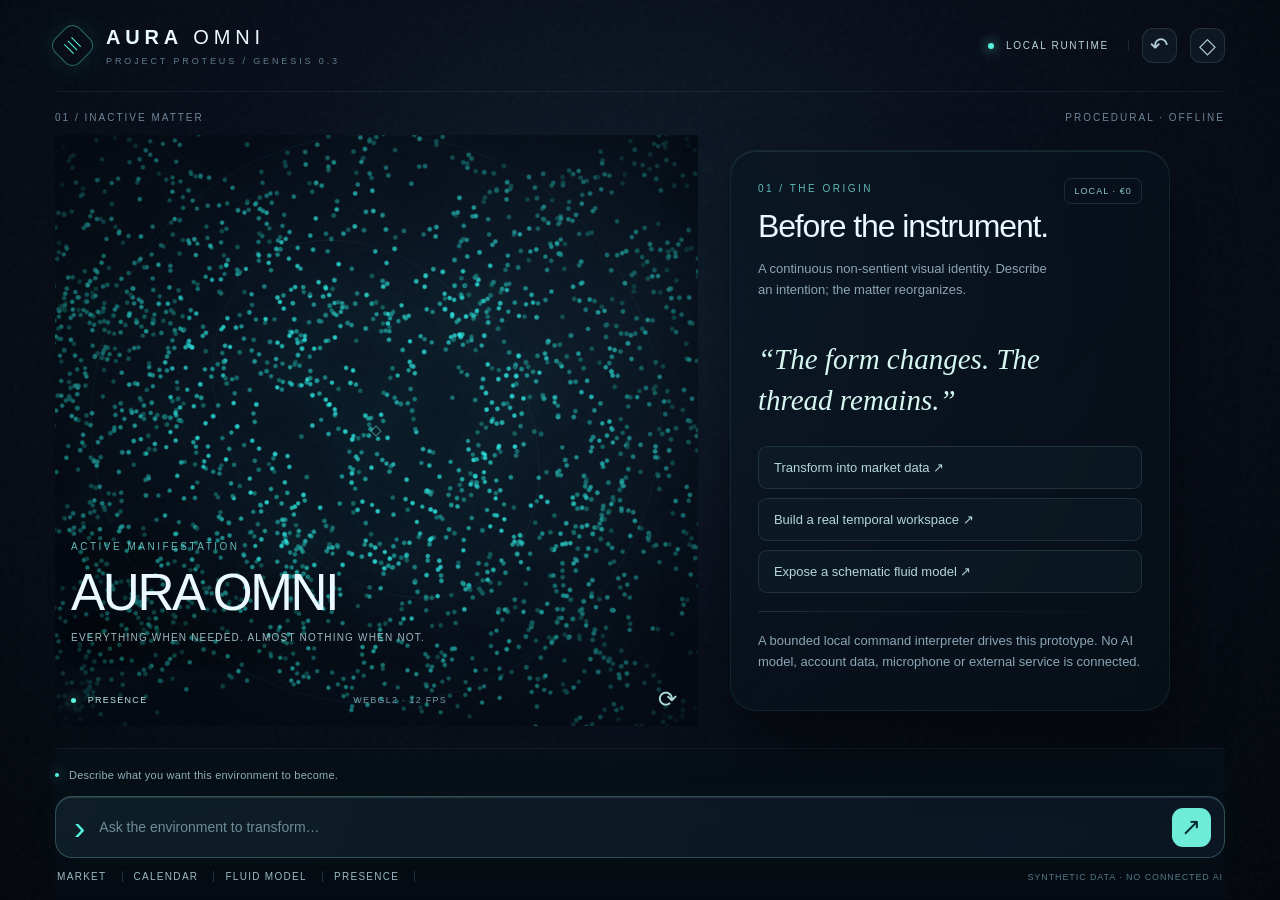
<file: proteus/genesis-03/index.html>
<!doctype html><html lang="en"><head><meta charset="utf-8"><meta name="viewport" content="width=device-width,initial-scale=1,viewport-fit=cover"><meta name="theme-color" content="#050911"><meta name="description" content="GENESIS 0.3 isolated semantic morphing runtime — Project PROTEUS"><title>AURA OMNI · GENESIS 0.3</title><style>:root{color-scheme:dark;--night:#050a12;--ink:#eaf8ff;--muted:#8396a9;--aqua:#56f5de;--ice:#94caff;--violet:#a98dff;--gold:#f0b36b;--line:rgba(163,224,248,.13);font-family:Inter,'Segoe UI',Arial,sans-serif}*{box-sizing:border-box}html,body{margin:0;min-height:100%;background:var(--night);color:var(--ink)}body{overflow-x:hidden;background:radial-gradient(ellipse at 48% 33%,#101d2c 0,#080e1a 42%,#03070c 98%)}button,input{font:inherit}button{cursor:pointer}button:focus-visible,input:focus-visible{outline:2px solid var(--aqua);outline-offset:3px}[hidden]{display:none!important}.visually-hidden{position:absolute;clip:rect(0,0,0,0);width:1px;height:1px;overflow:hidden}.surface-noise{position:fixed;inset:0;z-index:0;opacity:.12;pointer-events:none;background-image:url('data:image/svg+xml,%3Csvg viewBox=%220 0 180 180%22 xmlns=%22http://www.w3.org/2000/svg%22%3E%3Cfilter id=%22n%22%3E%3CfeTurbulence type=%22fractalNoise%22 baseFrequency=%220.92%22 numOctaves=%223%22 stitchTiles=%22stitch%22/%3E%3C/filter%3E%3Crect width=%22180%22 height=%22180%22 filter=%22url(%23n)%22 opacity=%22.27%22/%3E%3C/svg%3E')}.app{position:relative;z-index:1;max-width:1720px;min-height:100svh;margin:auto;padding:0 4.3vw;display:flex;flex-direction:column}.topbar{height:92px;display:flex;align-items:center;justify-content:space-between;border-bottom:1px solid rgba(169,224,248,.075)}.brand{display:flex;gap:16px;align-items:center}.brand b{display:block;font-size:20px;letter-spacing:.24em;font-weight:720}.brand-light{font-weight:250}.brand small{display:block;color:#5e7c8e;font-size:9px;letter-spacing:.32em;margin-top:7px}.brand-sigil{width:35px;height:35px;border:1px solid rgba(94,246,223,.4);display:grid;place-content:center;transform:rotate(45deg);border-radius:10px;box-shadow:0 0 30px #1ef1d21f}.brand-sigil span{width:13px;height:1px;background:var(--aqua);margin:2px;display:block}.topright{display:flex;align-items:center;gap:13px}.live{font-size:10px;letter-spacing:.17em;color:#b8d4d7;border-right:1px solid var(--line);padding-right:19px}.live i,.feedback-light,.pulse{width:6px;height:6px;display:inline-block;border-radius:100%;background:var(--aqua);box-shadow:0 0 12px #6fffe3}.live i{margin-right:8px}.icon-button{display:grid;place-items:center;background:#18253270;color:#b5ced9;border:1px solid var(--line);width:35px;height:35px;border-radius:11px;font-size:22px}.microline{display:flex;justify-content:space-between;padding-top:20px;font-size:10px;letter-spacing:.2em;color:#6d8599}.stage{flex:1;display:grid;grid-template-columns:minmax(0,1.13fr) minmax(380px,.87fr);gap:clamp(15px,2.5vw,48px);align-items:stretch;min-height:min(660px,66vh);padding-top:12px;padding-bottom:22px}.world{min-height:520px;position:relative;touch-action:none;user-select:none;overflow:hidden;isolation:isolate;background:radial-gradient(ellipse at 50% 52%,#08222c70 0,#06132222 51%,transparent 76%)}.world-vignette{position:absolute;inset:-10%;background:radial-gradient(ellipse at 50% 49%,transparent 30%,#03091088 67%,#050a12 84%);pointer-events:none;z-index:2}.world-orbit{position:absolute;border:1px solid rgba(84,207,219,.075);border-radius:50%;width:min(60vw,570px);height:min(60vw,570px);left:50%;top:48%;transform:translate(-50%,-50%) rotate(25deg);pointer-events:none}.world-orbit-two{width:min(42vw,390px);height:min(42vw,390px);border-color:#7fc4e711;transform:translate(-50%,-50%) rotate(-36deg) scaleX(.74)}#worldCanvas{position:absolute;inset:0;width:100%;height:100%;z-index:1;filter:drop-shadow(0 0 17px rgba(79,230,215,.38))}.focus-hair{position:absolute;inset:50% auto auto 50%;width:8px;height:8px;border:1px solid #78f6dd78;transform:translate(-50%,-50%) rotate(45deg);z-index:3;pointer-events:none}.stage-label{position:absolute;z-index:4;bottom:73px;left:16px;pointer-events:none;text-shadow:0 5px 30px #02080d}.stage-kicker,.section-eyebrow{font-size:10px;color:#62babb;letter-spacing:.25em}.stage-label h1{font-size:clamp(25px,4vw,56px);font-weight:360;letter-spacing:-.046em;margin:9px 0}.stage-label p{font-size:10px;color:#9bb9bf;letter-spacing:.12em;max-width:390px}.world-footer{position:absolute;z-index:4;bottom:8px;left:16px;right:16px;display:flex;align-items:center;justify-content:space-between;gap:14px;font-size:9px;letter-spacing:.14em;color:#7999a9}.world-footer>span:first-child{color:#b7e4e2}.pulse{margin-right:8px;width:5px;height:5px}.world-footer button{background:none;color:#afdfd9;font-size:23px;border:0;padding:5px}.experience{position:relative;z-index:5;align-self:center;width:100%;max-width:620px;min-height:400px;max-height:min(685px,72vh);overflow:auto;overscroll-behavior:contain;padding:27px 27px 25px;border:1px solid var(--line);border-radius:26px;background:linear-gradient(135deg,#111d2bd8,#08121ce8 58%,#07111ab3);box-shadow:0 35px 65px #0007, inset 0 1px #b5f7ff18;backdrop-filter:blur(22px);scrollbar-color:#37545a transparent}.experience.is-presence{max-width:440px;min-height:310px;background:linear-gradient(135deg,#07152075,#07151b66);border-color:#5ff4e715}.experience-heading{display:flex;gap:16px;align-items:flex-start;justify-content:space-between}.experience h2{font-weight:430;letter-spacing:-.035em;font-size:clamp(24px,2.5vw,37px);margin:12px 0 7px}.experience h3{font-size:12px;letter-spacing:.13em;color:#d2edee;font-weight:500;text-transform:uppercase}.description{font-size:13px;line-height:1.65;color:#8ca6b7}.pill{display:inline-flex;align-items:center;gap:7px;padding:7px 9px;border:1px solid var(--line);color:#91c6cc;font-size:9px;white-space:nowrap;letter-spacing:.12em;border-radius:7px}.info-rule{height:1px;background:linear-gradient(90deg,#8fc9d828,transparent);margin:18px 0}.presence-message{font-family:Georgia,serif;font-style:italic;font-size:clamp(19px,2.5vw,29px);font-weight:normal;line-height:1.38;color:#d6f7f1;max-width:360px;margin:26px 0}.presence-items{display:grid;gap:9px;margin-top:22px}.presence-items button{color:#b5d6dc;background:#12232b66;border:1px solid var(--line);padding:13px 15px;text-align:left;border-radius:9px;font-size:13px;display:flex;align-items:center;justify-content:space-between}.presence-items button span{color:var(--aqua)}.data-summary{display:grid;grid-template-columns:1fr 1fr;gap:12px;margin:18px 0}.metric{background:#071a2587;border:1px solid #8ecbdc14;border-radius:13px;padding:16px;min-width:0}.metric-label{color:#779bab;font-size:10px;letter-spacing:.13em}.metric-value{display:block;font-size:clamp(20px,2.15vw,31px);font-weight:380;letter-spacing:-.045em;margin-top:8px;white-space:nowrap}.metric-note{font-size:10px;color:#9dc6c7;margin-top:7px}.metric-accent{color:var(--aqua)}.button-group{display:flex;gap:7px;flex-wrap:wrap}.choice{border:1px solid #b4eaf224;background:#0c202c87;color:#9fbcc7;padding:9px 12px;border-radius:9px;font-size:11px}.choice[aria-pressed="true"],.choice.selected{border-color:#6ef2d77b;background:#1d4b4b80;color:#d8fff7}.data-chart{width:100%;height:auto;display:block;border:1px solid #ffffff10;border-radius:13px;background:#06131faa;touch-action:none}.chart-tooltip{padding:12px 0;font-size:12px;color:#a9dadd;min-height:40px}.legend{display:flex;align-items:center;justify-content:space-between;margin-bottom:12px;gap:12px}.legend small{font-size:10px;color:#6e95a6}.calendar-nav{display:flex;gap:8px;align-items:center;justify-content:space-between}.calendar-nav h2{font-size:26px;margin:5px 0}.calendar-controls{display:flex;gap:7px}.calendar-controls button,.mini-btn{border:1px solid var(--line);background:#1428346b;color:#bdeae5;border-radius:8px;padding:8px 11px}.day-headings,.calendar-grid{display:grid;grid-template-columns:repeat(7,minmax(0,1fr));gap:5px}.day-headings{margin:22px 0 8px}.day-headings span{font-size:10px;color:#83b4ba;text-align:center}.day{aspect-ratio:1;min-width:0;border-radius:9px;border:1px solid #7cbdcc14;background:#0719279e;color:#e2eaf0;font-size:12px;position:relative;display:grid;place-items:center}.day.today{border-color:#c8dba534}.day.selected{background:#24575ca8;border-color:#68e2d2}.day.has-event:after{content:"";position:absolute;width:4px;height:4px;border-radius:50%;background:#ffc983;bottom:4px;left:50%;transform:translateX(-50%)}.day-empty{border:0;background:transparent}.appointment{display:flex;justify-content:space-between;gap:8px;align-items:center;padding:10px 12px;border-radius:10px;background:#12212a9b;margin:6px 0}.appointment time{font-size:10px;color:var(--aqua);width:45px}.appointment span{flex:1;overflow-wrap:anywhere;font-size:12px}.appointment button{background:none;color:#e5a5a5;border:0;padding:3px 9px}.event-form{display:flex;gap:8px;margin:15px 0 4px;flex-wrap:wrap}.event-form input{background:#06141ed8;border:1px solid #76c9d42e;border-radius:8px;color:var(--ink);padding:11px;min-width:0}.event-form input[type=text]{flex:1 1 155px}.event-form input[type=time]{flex:0 1 110px;color-scheme:dark}.event-form button{background:#22544c;color:#d9fff8;border:1px solid #6bf3d354;padding:10px 12px;border-radius:9px}.model-display{height:160px;margin:8px 0 18px;border:1px solid #78c5db20;border-radius:15px;display:grid;place-items:center;background:radial-gradient(ellipse at center,#1b324053,transparent 70%);position:relative}.chamber{width:112px;height:106px;border:2px solid #88dae377;border-radius:31% 31% 19% 19%;position:relative;overflow:hidden;box-shadow:inset 0 0 30px #57bcaf1c,0 0 34px #55f4df1c}.liquid{position:absolute;left:10%;right:10%;bottom:0;height:60%;border-radius:30% 30% 15% 15%;background:linear-gradient(#c88c4966,#ab63366b);animation:liquidPulse 2.8s ease-in-out infinite}.liquid:before{content:"";position:absolute;inset:4px;border-radius:100%;border-top:2px solid #f1bc8b91}.no-motion .liquid{animation:none}@keyframes liquidPulse{50%{height:68%}}.model-display span{position:absolute;top:13px;left:13px;font-size:9px;color:#94b4c2;letter-spacing:.17em}.knob-row{display:grid;grid-template-columns:70px 1fr 65px;align-items:center;gap:8px;padding:12px 0;border-bottom:1px solid #b9e1ed15}.knob-row label{font-size:11px;color:#a9c7c8}.knob-row output{text-align:right;font-size:12px;color:#d6eee9}.knob-row input{width:100%;accent-color:#58e8cf}.simulation-note{font-size:11px;color:#7d9aaa;line-height:1.65;margin-top:15px}.dock{position:relative;border-top:1px solid #acd0db15;padding:12px 0 18px;background:linear-gradient(#071018e0,#050b12)}.feedback{display:flex;gap:10px;align-items:center;min-height:28px;color:#92aeb9;font-size:11px;letter-spacing:.02em;margin-bottom:7px}.feedback-light{flex:none;width:4px;height:4px}.command-form{height:62px;display:flex;gap:12px;align-items:center;padding:0 13px 0 18px;border:1px solid #82d5d748;border-radius:17px;background:linear-gradient(105deg,#172f397f,#0e1b2ba9);box-shadow:0 0 40px #00f5ce08,inset 0 1px #d7f7fa22}.prompt-symbol{font-size:34px;color:var(--aqua);font-weight:200}.command-form input{flex:1;width:100%;min-width:0;border:0;outline:none;background:transparent;font-size:14px;color:#edfaff}.command-form input::placeholder{color:#6e8c9a}.command-form button{border:0;border-radius:11px;background:#6febda;color:#002b30;font-size:24px;width:39px;height:39px}.quick-actions{display:flex;gap:11px;align-items:center;padding:13px 2px 0;flex-wrap:wrap}.quick-actions button{background:none;color:#9bbac3;font-size:10px;letter-spacing:.13em;border:0;border-right:1px solid #8dc8ce34;padding:0 15px 0 0}.runtime-status{font-size:9px;letter-spacing:.1em;color:#557786;margin-left:auto}.history-drawer{position:fixed;z-index:30;top:93px;right:4vw;width:min(370px,88vw);border:1px solid #79d5da48;border-radius:18px;background:#081823ed;box-shadow:0 20px 80px #000a;padding:22px;backdrop-filter:blur(20px)}.panel-heading{display:flex;justify-content:space-between;align-items:center;letter-spacing:.12em;font-size:11px}.panel-heading button{background:none;border:0;color:#a3d9d7;font-size:24px}.history-drawer #historyList{display:grid;gap:8px;margin-top:17px}.history-drawer #historyList button{padding:11px;border:1px solid var(--line);border-radius:8px;color:#bddbdc;text-align:left;background:#102531b5}.history-drawer p{font-size:11px;color:#758e9d;line-height:1.6}.fade-in{animation:enterPanel .38s ease both}@keyframes enterPanel{from{opacity:.30;transform:translateY(10px)}to{opacity:1;transform:none}}
@media(max-width:970px){.app{padding:0 3.5vw}.stage{grid-template-columns:1fr;gap:0;padding-top:2px}.world{min-height:360px;height:42vh}.world-orbit{width:380px;height:380px}.world-orbit-two{width:290px;height:290px}.stage-label{bottom:55px}.experience{max-width:100%;max-height:none;min-height:280px;margin:0 0 18px;padding:23px}.experience.is-presence{max-width:100%}.topbar{height:74px}.microline{padding-top:13px}}
@media(max-width:480px){.app{padding:0 16px}.topbar{height:67px}.brand b{font-size:14px}.brand small{font-size:7px;letter-spacing:.19em}.brand-sigil{width:27px;height:27px}.live{display:none}.microline{font-size:8px}.world{height:33vh;min-height:245px}.world-orbit{width:290px;height:290px}.world-orbit-two{width:220px;height:220px}.stage-label{left:4px;bottom:44px}.stage-label h1{font-size:27px}.stage-label p{font-size:8px;line-height:1.5;margin-bottom:0}.world-footer{left:5px;right:5px;bottom:4px;font-size:8px}.experience{border-radius:17px;padding:18px 17px;margin-bottom:8px}.experience h2{font-size:24px}.data-summary{gap:7px}.metric{padding:12px}.metric-value{font-size:22px}.day-headings,.calendar-grid{gap:3px}.day{border-radius:7px;font-size:11px}.dock{padding:9px 0 12px}.command-form{height:54px;border-radius:12px}.command-form input{font-size:12px}.feedback{font-size:10px}.quick-actions{gap:8px}.quick-actions button{font-size:9px;padding-right:8px}.runtime-status{width:100%;margin-top:3px}}
@media(prefers-reduced-motion:reduce){*,*:before,*:after{animation-duration:.01ms!important;transition-duration:.01ms!important}}
</style></head><body>
<div class="surface-noise" aria-hidden="true"></div>
<div id="app" class="app" data-scene="presence">
 <header class="topbar"><div class="brand"><span class="brand-sigil" aria-hidden="true"><span></span><span></span><span></span></span><div><b>AURA<span class="brand-light"> OMNI</span></b><small>PROJECT PROTEUS / GENESIS 0.3</small></div></div><div class="topright"><span class="live"><i></i> LOCAL RUNTIME</span><button id="historyBtn" class="icon-button" aria-label="Scene history" title="History">↶</button><button id="saveBtn" class="icon-button" aria-label="Save session locally" title="Save to this browser">◇</button></div></header>
 <div class="microline"><span id="eyebrow">01 / INACTIVE MATTER</span><span id="source">PROCEDURAL · OFFLINE</span></div>
 <main class="stage">
  <div class="world" id="world" aria-label="Interactive spatial representation. Drag to rotate, scroll or pinch to zoom.">
   <div class="world-vignette"></div><div class="world-orbit world-orbit-one"></div><div class="world-orbit world-orbit-two"></div>
   <canvas id="worldCanvas" aria-label="Continuously morphing procedural geometry"></canvas>
   <div class="focus-hair" aria-hidden="true"></div>
   <div class="stage-label"><span class="stage-kicker">ACTIVE MANIFESTATION</span><h1 id="sceneTitle">AURA OMNI</h1><p id="sceneSubtitle">EVERYTHING WHEN NEEDED. ALMOST NOTHING WHEN NOT.</p></div>
   <div class="world-footer"><span><i class="pulse" aria-hidden="true"></i> <span id="sceneRole">PRESENCE</span></span><span id="renderStatus">RENDERER INITIALIZING</span><button id="resetCamera" title="Reset rotation and zoom" aria-label="Reset camera">⟳</button></div>
  </div>
  <section id="experience" class="experience" aria-label="Active contextual experience"></section>
 </main>
 <div id="historyDrawer" class="history-drawer" hidden><div class="panel-heading"><strong>SCENE CONTINUITY</strong><button id="closeHistory" aria-label="Close history">×</button></div><div id="historyList"></div><p>History preserves your financial chart span and local calendar events.</p></div>
 <footer class="dock"><div id="feedback" class="feedback" role="status" aria-live="polite"><span class="feedback-light"></span><span id="feedbackText">Describe what you want this environment to become.</span></div><form id="commandForm" class="command-form"><span class="prompt-symbol">›</span><label for="command" class="visually-hidden">Natural language command</label><input id="command" maxlength="280" autocomplete="off" placeholder="Ask the environment to transform…" aria-label="Command AURA OMNI"><button id="send" type="submit" aria-label="Execute command">↗</button></form><div class="quick-actions" aria-label="Quick commands"><button data-command="Show Bitcoin">MARKET</button><button data-command="Show my calendar">CALENDAR</button><button data-command="Show espresso extraction">FLUID MODEL</button><button data-command="Return to yourself">PRESENCE</button><span class="runtime-status">SYNTHETIC DATA · NO CONNECTED AI</span></div></footer>
</div><script type="module">
// == model ==
const palette = { aqua: [.18, .95, .91], ice: [.47, .78, 1], violet: [.67, .45, 1], gold: [1, .69, .28] };
const object = (id, kind, meaning, color, count, additional = {}) => ({ id, kind, meaning, provenance: 'ILLUSTRATIVE', color: [color[0], color[1], color[2]], count, ...additional });
function syntheticPrices() {
    const start = Date.UTC(2026, 10, 17, 0, 0);
    return Array.from({ length: 97 }, (_, i) => ({ time: new Date(start + i * 15 * 60000).toISOString(), BTC: 64200 + 1400 * Math.sin(i / 10) + i * 18 + 380 * Math.sin(i * .77), ETH: 3200 + 100 * Math.sin(i / 12 + .8) + i * 2 + 35 * Math.cos(i * .62) }));
}
function ymd(year, month, day) { return `${year}-${String(month + 1).padStart(2, '0')}-${String(day).padStart(2, '0')}`; }
function validYmd(value) { return /^\d{4}-(0[1-9]|1[0-2])-(0[1-9]|[12]\d|3[01])$/.test(value) && !Number.isNaN(Date.parse(`${value}T12:00:00Z`)) && new Date(`${value}T12:00:00Z`).toISOString().slice(0, 10) === value; }
function monthCells(year, month) {
    if (!Number.isInteger(year) || year < 1970 || year > 2100 || !Number.isInteger(month) || month < 0 || month > 11)
        throw Error('Date range invalid');
    const offset = (new Date(year, month, 1).getDay() + 6) % 7;
    const len = new Date(year, month + 1, 0).getDate();
    return Array.from({ length: Math.ceil((offset + len) / 7) * 7 }, (_, i) => { const day = i - offset + 1; return day >= 1 && day <= len ? ymd(year, month, day) : null; });
}
function defaultState(now = new Date()) {
    return {
        finance: { hours: 24, series: 'BTC', hoveredIndex: null },
        calendar: { year: now.getFullYear(), month: now.getMonth(), selected: ymd(now.getFullYear(), now.getMonth(), now.getDate()), events: [] },
        flow: { pressure: 9, resistance: 4, duration: 25 }
    };
}
function createScene(chapter, state) {
    if (chapter === 'presence')
        return { id: chapter, title: 'AURA OMNI', subtitle: 'EVERYTHING WHEN NEEDED. ALMOST NOTHING WHEN NOT.', annotation: '01 / INACTIVE MATTER', role: 'PRESENCE', objects: [object('identity:proteus', 'membrane', 'Persistent non-sentient AURA identity', palette.aqua, 2200)], permissions: [], source: 'PROCEDURAL' };
    if (chapter === 'finance') {
        const full = syntheticPrices();
        const filtered = full.filter((_, i) => i >= full.length - 1 - state.finance.hours * 4);
        const prices = filtered.map(d => d[state.finance.series]);
        return { id: chapter, title: 'MARKET FORM', subtitle: `${state.finance.series} / ${state.finance.hours}-HOUR PRICE STRUCTURE`, annotation: '02 / MARKET · SYNTHETIC DATA', role: 'ANALYST', objects: [
                object('identity:proteus', 'membrane', 'Same AURA identity, orbiting the representation', palette.aqua, 370, { position: [-1.25, .81, -.38], size: [.24, .24, .24] }),
                object('asset:' + state.finance.series, 'ribbon', 'Synthetic timestamped asset price curve', palette.ice, 1200, { values: prices, position: [.12, .03, 0], size: [2.8, 1.25, 1] }),
                object('asset:time-axis', 'line', 'Temporal axis of the price series', palette.violet, 210, { position: [.05, -.7, -.1], size: [2.9, 0, 0] }),
                object('asset:volatility', 'spray', 'Abstract volatility envelope, not literal price data', palette.aqua, 420, { position: [.0, .05, -.6], size: [3, 1.4, .25] })
            ], permissions: [], source: 'SYNTHETIC' };
    }
    if (chapter === 'calendar') {
        const cells = monthCells(state.calendar.year, state.calendar.month);
        const selectedIndex = Math.max(0, cells.indexOf(state.calendar.selected));
        const col = selectedIndex % 7, row = Math.floor(selectedIndex / 7);
        const ringX = .1 + (col + .5 - 3.5) * 2.9 / 7, ringY = .03 + (Math.ceil(cells.length / 7) / 2 - row - .5) * 1.8 / Math.ceil(cells.length / 7);
        return { id: chapter, title: 'TEMPORAL FORM', subtitle: new Date(state.calendar.year, state.calendar.month, 1).toLocaleDateString('en', { month: 'long', year: 'numeric' }).toUpperCase(), annotation: '03 / TIME · PRIVATE TO THIS BROWSER', role: 'TIMEKEEPER', objects: [
                object('identity:proteus', 'membrane', 'Persistent AURA identity at the calendar anchor', palette.aqua, 350, { position: [-1.12, .85, -.3], size: [.25, .25, .25] }),
                object('calendar:month', 'grid', 'Calendar cells representing actual local dates', palette.ice, 1100, { rows: Math.ceil(cells.length / 7), cols: 7, position: [.1, .03, 0], size: [2.9, 1.8, 1] }),
                object('calendar:day:' + state.calendar.selected, 'ring', 'Current selected day in local calendar', palette.gold, 320, { position: [ringX, ringY, .07], size: [.18, .18, .18] }),
                ...state.calendar.events.filter(e => cells.includes(e.day)).slice(0, 12).map((e, i) => { const k = cells.indexOf(e.day), c = k % 7, r = Math.floor(k / 7), rows = Math.ceil(cells.length / 7); return object('event:' + e.id, 'sphere', 'Local appointment ' + e.title, palette.violet, 55, { position: [.1 + (c + .5 - 3.5) * 2.9 / 7, .03 + (rows / 2 - r - .5) * 1.8 / rows, .14], size: [.024, .024, .024] }); })
            ], permissions: [], source: 'LOCAL' };
    }
    return { id: chapter, title: 'FLUID FORM', subtitle: 'ESPRESSO / EDUCATIONAL FLOW PROXY', annotation: '04 / MECHANICS · SIMPLIFIED MODEL', role: 'EXPLAINER', objects: [
            object('identity:proteus', 'membrane', 'Persistent AURA identity as guide to the model', palette.aqua, 340, { position: [-1.2, .82, -.25], size: [.25, .25, .25] }),
            object('espresso:chamber', 'cylinder', 'Transparent espresso machine chamber', palette.ice, 660, { position: [0, .25, 0], size: [.9, 1.3, .9] }),
            object('espresso:water', 'helix', 'Water path as animated schematic', palette.aqua, 540, { position: [0, .0, 0], size: [.5, 1.7, .5], turns: 5 }),
            object('espresso:flow', 'spray', 'Illustrative extracted liquid particle flow', palette.gold, 380, { position: [0, -.82, 0], size: [.33, .55, .32] })
        ], permissions: [], source: 'ILLUSTRATIVE' };
}
function flowMetrics(flow) {
    // Educational proxy, NOT a physical extraction solver.
    const rate = flow.pressure / (flow.resistance + 1) * .8;
    return { flowRate: rate, yield: rate * flow.duration, ratio: rate * flow.duration / 18 };
}
function filteredPrices(state) { const arr = syntheticPrices(); return arr.slice(-(state.hours * 4 + 1)); }


// == runtime ==
class ProteusRuntime {
    identity = 'identity:proteus';
    state;
    active = 'presence';
    scene;
    transition = null;
    timeline = ['presence'];
    index = 0;
    constructor(now = new Date()) { this.state = defaultState(now); this.scene = createScene('presence', this.state); }
    get history() { return [...this.timeline]; }
    get canBack() { return this.index > 0; }
    get transitionProgress() { return !this.transition ? 1 : Math.min(1, Math.max(0, (performance.now() - this.transition.startedAt) / this.transition.duration)); }
    enter(next, at = performance.now()) {
        const origin = this.scene;
        const nextScene = createScene(next, this.state);
        this.active = next;
        this.scene = nextScene;
        this.timeline = this.timeline.slice(0, this.index + 1);
        this.timeline.push(next);
        this.index++;
        this.transition = { from: origin.id, to: next, fromScene: origin, toScene: nextScene, startedAt: at, duration: 1450 };
    }
    refresh() { this.scene = createScene(this.active, this.state); }
    back(at = performance.now()) { if (!this.canBack)
        return false; const from = this.scene; this.index--; this.active = this.timeline[this.index]; this.scene = createScene(this.active, this.state); this.transition = { from: from.id, to: this.active, fromScene: from, toScene: this.scene, startedAt: at, duration: 1250 }; return true; }
    setSpan(hours) { if (![6, 12, 24].includes(hours))
        throw Error('Span unsupported'); this.state.finance.hours = hours; if (this.active === 'finance')
        this.refresh(); }
    setSeries(series) { if (!['BTC', 'ETH'].includes(series))
        throw Error('Unknown series'); this.state.finance.series = series; if (this.active === 'finance')
        this.refresh(); }
    changeMonth(offset) { if (!Number.isInteger(offset) || Math.abs(offset) > 24)
        throw Error('Invalid month offset'); const s = this.state.calendar; const next = new Date(s.year, s.month + offset, 1); if (next.getFullYear() < 1970 || next.getFullYear() > 2100)
        throw Error('Date out of range'); s.year = next.getFullYear(); s.month = next.getMonth(); s.selected = ymd(s.year, s.month, 1); if (this.active === 'calendar')
        this.refresh(); return monthCells(s.year, s.month); }
    selectDay(day) { if (!validYmd(day) || day.slice(0, 7) !== ymd(this.state.calendar.year, this.state.calendar.month, 1).slice(0, 7))
        throw Error('Day is not in active month'); this.state.calendar.selected = day; if (this.active === 'calendar')
        this.refresh(); }
    addEvent(day, title, time) { if (!validYmd(day))
        throw Error('Invalid day'); const t = title.trim(); if (!t || t.length > 90 || /[<>]/.test(t))
        throw Error('Invalid title'); if (!/^([01]\d|2[0-3]):[0-5]\d$/.test(time))
        throw Error('Invalid event time'); if (this.state.calendar.events.length >= 200)
        throw Error('Local event quota reached'); const event = { id: 'e-' + (typeof crypto !== 'undefined' && typeof crypto.randomUUID === 'function' ? crypto.randomUUID() : `${Date.now().toString(36)}-${Math.random().toString(36).slice(2)}`), day, title: t, time, createdAt: new Date().toISOString() }; this.state.calendar.events.push(event); return event; }
    deleteEvent(id) { const length = this.state.calendar.events.length; this.state.calendar.events = this.state.calendar.events.filter(e => e.id !== id); return length !== this.state.calendar.events.length; }
    setFlow(key, value) { const ranges = { pressure: [1, 15], resistance: [1, 10], duration: [5, 60] }; if (!Number.isFinite(value) || value < ranges[key][0] || value > ranges[key][1])
        throw Error('Invalid flow parameter'); this.state.flow[key] = value; }
    save() { try {
        localStorage.setItem('proteus:genesis03:v1', JSON.stringify({ version: 1, state: this.state, active: this.active }));
        return true;
    }
    catch {
        return false;
    } }
    load() { try {
        const value = localStorage.getItem('proteus:genesis03:v1');
        if (!value)
            return false;
        const o = JSON.parse(value);
        if (o.version !== 1 || !['presence', 'finance', 'calendar', 'flow'].includes(o.active) || !o.state || !Array.isArray(o.state.calendar?.events) || o.state.calendar.events.length > 200 || !o.state.calendar.events.every((e) => validYmd(e.day) && typeof e.title === 'string' && e.title.length <= 90 && /^[0-2]\d:[0-5]\d$/.test(e.time)) || ![6, 12, 24].includes(o.state.finance?.hours) || !['BTC', 'ETH'].includes(o.state.finance?.series))
            return false;
        const s = o.state;
        if (!Number.isInteger(s.calendar.year) || s.calendar.year < 1970 || s.calendar.year > 2100 || !Number.isInteger(s.calendar.month) || s.calendar.month < 0 || s.calendar.month > 11 || !validYmd(s.calendar.selected) || s.calendar.selected.slice(0, 7) !== ymd(s.calendar.year, s.calendar.month, 1).slice(0, 7) || !s.flow || !Number.isFinite(s.flow.pressure) || s.flow.pressure < 1 || s.flow.pressure > 15 || !Number.isFinite(s.flow.resistance) || s.flow.resistance < 1 || s.flow.resistance > 10 || !Number.isFinite(s.flow.duration) || s.flow.duration < 5 || s.flow.duration > 60)
            return false;
        this.state = s;
        this.active = o.active;
        this.scene = createScene(this.active, this.state);
        this.timeline = ['presence', this.active];
        this.index = 1;
        return true;
    }
    catch {
        return false;
    } }
    get diagnostics() { return { identity: this.identity, scene: this.active, history: this.history, transition: this.transition?.to || null, objects: this.scene.objects.map(o => ({ id: o.id, kind: o.kind, meaning: o.meaning })), state: structuredClone(this.state) }; }
}
/** Explicit limited grammar; this is NOT AI or a general-purpose language understanding model. */
function interpret(command, active) {
    const q = command.trim().toLowerCase();
    if (!q)
        return { type: 'message', message: 'Describe a scene to manifest.' };
    if (/^(back|go back|previous scene|undo)$/i.test(q))
        return { type: 'back' };
    if (/^(save|save experience|save this|save state)$/i.test(q))
        return { type: 'save' };
    if (/^(restore|load|restore session|load saved)$/i.test(q))
        return { type: 'load' };
    if (/\b(return|back) to (yourself|presence)|original form|resting form|go home|^presence$/.test(q))
        return { type: 'scene', target: 'presence' };
    if (/\b(calendar|schedule|appointments|month view|my month|dates)\b/.test(q))
        return { type: 'scene', target: 'calendar' };
    if (/\b(espresso|extraction|coffee machine|water flow|fluid model)\b/.test(q))
        return { type: 'scene', target: 'flow' };
    if (/\b(bitcoin|btc|ethereum|eth|price chart|crypto|market)\b/.test(q))
        return { type: 'scene', target: 'finance' };
    if (active === 'finance') {
        const h = /\b(6|12|24)\s*(?:hours?|h)\b/.exec(q);
        if (h)
            return { type: 'span', hours: Number(h[1]) };
    }
    if (active === 'calendar' && /\b(next month|forward month)\b/.test(q))
        return { type: 'month', offset: 1 };
    if (active === 'calendar' && /\b(previous month|last month)\b/.test(q))
        return { type: 'month', offset: -1 };
    return { type: 'message', message: 'Supported: Bitcoin, calendar, espresso, return to presence, go back, save or restore. Natural-language generation requires a separate AI planner.' };
}


// == field ==
const N = 3200;
const f = (i, seed = 0) => { const n = Math.sin(i * 127.1 + seed * 91.7) * 43758.5453; return n - Math.floor(n); };
const smooth = (v) => v * v * (3 - 2 * v);
function sample(obj, i, count) {
    const t = count > 1 ? i / (count - 1) : 0, ang = t * Math.PI * 2, noise = f(i, 3) - .5;
    const [cx, cy, cz] = obj.position || [0, 0, 0];
    const [sx, sy, sz] = obj.size || [1.5, 1.5, 1];
    switch (obj.kind) {
        case 'membrane': {
            // folded toroidal shell; deliberately not a conventional glowing sphere
            const a = 2 * Math.PI * f(i, 11);
            const b = 2 * Math.PI * f(i, 17);
            const lobe = 1 + .25 * Math.sin(a * 5 + Math.sin(b * 3)) + .17 * Math.cos(b * 4);
            const R = (.88 + .26 * Math.cos(b)) * lobe;
            return [cx + sx * (R * Math.cos(a) + .07 * Math.sin(b * 7)), cy + sy * (.52 * Math.sin(b) + .24 * Math.sin(a * 3)), cz + sz * ((.38 * Math.sin(a) + .29 * Math.cos(b)) * lobe)];
        }
        case 'ribbon': {
            const values = obj.values || [0, 1];
            const k = Math.max(0, Math.min(values.length - 1, Math.round(t * (values.length - 1))));
            const v = values[k];
            const min = Math.min(...values), max = Math.max(...values);
            const normal = (v - min) / (max - min || 1);
            return [cx + (t - .5) * sx, cy + (normal - .5) * sy + noise * .018, cz + Math.sin(t * 20) * .02 + noise * .12];
        }
        case 'line': return [cx + (t - .5) * sx, cy + (t - .5) * sy, cz + (t - .5) * sz];
        case 'grid': {
            const cols = obj.cols || 7, rows = obj.rows || 5;
            const perCell = Math.max(1, Math.floor(count / (rows * cols)));
            const index = Math.min(rows * cols - 1, Math.floor(i / perCell));
            const column = index % cols, row = Math.floor(index / cols);
            const cellW = sx / cols, cellH = sy / rows;
            const gx = (column + .5 - cols / 2) * cellW, gy = (rows / 2 - row - .5) * cellH;
            const local = (i % perCell) / perCell, edge = Math.floor(local * 4), u = (local * 4) % 1;
            const dx = edge === 0 ? (-.46 + u * .92) * cellW : edge === 1 ? .46 * cellW : edge === 2 ? (.46 - u * .92) * cellW : -.46 * cellW;
            const dy = edge === 0 ? .44 * cellH : edge === 1 ? (.44 - u * .88) * cellH : edge === 2 ? -.44 * cellH : (-.44 + u * .88) * cellH;
            return [cx + gx + dx, cy + gy + dy, cz + .03 * Math.sin(row + column)];
        }
        case 'ring': {
            const a = ang * 4;
            return [cx + sx * .5 * Math.cos(a), cy + sy * .5 * Math.sin(a), cz + .08 * Math.sin(a * 3)];
        }
        case 'cylinder': {
            const a = 2 * Math.PI * f(i, 2);
            const h = (f(i, 3) - .5) * sy;
            const r = (.80 + f(i, 4) * .14) * sx * .5;
            return [cx + r * Math.cos(a), cy + h, cz + r * Math.sin(a)];
        }
        case 'helix': {
            const a = t * Math.PI * 2 * (obj.turns || 4);
            return [cx + sx * .5 * Math.cos(a), cy + (t - .5) * sy, cz + sz * .5 * Math.sin(a)];
        }
        case 'spray': return [cx + (f(i, 2) - .5) * sx, cy + (f(i, 3) - .5) * sy, cz + (f(i, 4) - .5) * sz];
        case 'sphere': {
            const a = 2 * Math.PI * f(i, 2), z = 2 * f(i, 3) - 1;
            const k = Math.sqrt(1 - z * z);
            return [cx + sx * k * Math.cos(a), cy + sy * z, cz + sz * k * Math.sin(a)];
        }
    }
}
function cloudFor(scene) {
    if (!scene.objects.length || scene.objects.length > 32)
        throw Error('Object count limit');
    const objects = scene.objects;
    const weights = objects.map(o => Math.max(1, Math.min(N, o.count)));
    const total = weights.reduce((a, b) => a + b, 0);
    const nObjs = [];
    let allocated = 0;
    for (let i = 0; i < objects.length; i++) {
        const amount = i === objects.length - 1 ? N - allocated : Math.floor(N * weights[i] / total);
        nObjs.push(amount);
        allocated += amount;
    }
    const positions = new Float32Array(N * 3), colors = new Float32Array(N * 3), ids = [];
    let cursor = 0;
    for (let k = 0; k < objects.length; k++) {
        const obj = objects[k], count = nObjs[k];
        for (let i = 0; i < count; i++) {
            const p = sample(obj, i, count);
            positions.set(p, cursor * 3);
            const luminosity = .4 + .6 * f(i, 18);
            colors.set(obj.color.map(c => Math.min(1, c * luminosity)), cursor * 3);
            ids.push(obj.id);
            cursor++;
        }
    }
    return { positions, colors, ids };
}
function blendCloud(a, b, t) {
    const u = smooth(Math.max(0, Math.min(1, t)));
    const pos = new Float32Array(a.positions.length), col = new Float32Array(a.colors.length);
    for (let i = 0; i < pos.length; i++) {
        pos[i] = a.positions[i] * (1 - u) + b.positions[i] * u;
        col[i] = a.colors[i] * (1 - u) + b.colors[i] * u;
    }
    return { positions: pos, colors: col, ids: b.ids };
}


// == renderer ==
const vertex = `#version 300 es
precision highp float;
in vec3 aFrom, aTo, cFrom, cTo;
uniform float uMorph,uClock,uYaw,uPitch,uAspect,uScale;
out vec3 vCol;
void main(){
 float t=uMorph*uMorph*(3.0-2.0*uMorph);
 vec3 p=mix(aFrom,aTo,t);
 float v=float(gl_VertexID);
 p+=.022*vec3(sin(v*7.77+uClock*.49),cos(v*11.1+uClock*.31),sin(v*2.9+uClock*.53));
 float c=cos(uYaw),s=sin(uYaw),cx=cos(uPitch),sx=sin(uPitch);
 p=vec3(c*p.x+s*p.z,p.y,-s*p.x+c*p.z);
 p=vec3(p.x,cx*p.y-sx*p.z,sx*p.y+cx*p.z);
 float perspective=1.0/(1.0+.18*(p.z+1.4));
 gl_Position=vec4(p.x*uScale/uAspect*perspective,p.y*uScale*perspective,p.z*.01,1.);
 gl_PointSize=clamp((2.0+3.2*perspective)*uScale*1.2,1.0,8.0);
 vCol=mix(cFrom,cTo,t);
}`;
const fragment = `#version 300 es
precision highp float; in vec3 vCol;out vec4 o;
void main(){float r=length(gl_PointCoord-.5);float a=(1.-smoothstep(.17,.5,r));o=vec4(vCol,a*.82);}`;
const makeShader = (gl, k, code) => { const s = gl.createShader(k); if (!s)
    throw Error('Shader unavailable'); gl.shaderSource(s, code); gl.compileShader(s); if (!gl.getShaderParameter(s, gl.COMPILE_STATUS))
    throw Error(gl.getShaderInfoLog(s) || 'Shader compile failed'); return s; };
class MorphRenderer {
    canvas;
    backend;
    error = null;
    ctx = null;
    gl = null;
    program = null;
    buffers = [];
    current;
    origin;
    target;
    transitionStart = 0;
    duration = 1450;
    isMoving = false;
    last = 0;
    fps = 0;
    fpsSamples = [];
    yaw = .22;
    pitch = -.08;
    scale = 1;
    pointer = { x: 0, y: 0 };
    reducedMotion = false;
    constructor(canvas, initial) {
        this.canvas = canvas;
        this.target = cloudFor(initial);
        this.origin = this.target;
        this.current = this.target;
        let failure = '';
        try {
            this.gl = canvas.getContext('webgl2', { alpha: true, antialias: true, powerPreference: 'high-performance' });
            if (this.gl)
                this.initGL();
        }
        catch (e) {
            failure = String(e);
            this.gl = null;
        }
        if (!this.gl)
            this.ctx = canvas.getContext('2d', { alpha: true });
        this.backend = this.gl ? 'WebGL2' : 'Canvas 2D';
        if (!this.ctx && !this.gl)
            throw Error('No supported canvas backend');
        if (failure)
            console.warn('WebGL2 unavailable, using 2D fallback:', failure);
        this.resize();
        new ResizeObserver(() => this.resize()).observe(canvas);
    }
    initGL() {
        const gl = this.gl;
        const v = makeShader(gl, gl.VERTEX_SHADER, vertex), f = makeShader(gl, gl.FRAGMENT_SHADER, fragment);
        const p = gl.createProgram();
        if (!p)
            throw Error('GL program allocation failed');
        gl.attachShader(p, v);
        gl.attachShader(p, f);
        gl.linkProgram(p);
        if (!gl.getProgramParameter(p, gl.LINK_STATUS))
            throw Error(gl.getProgramInfoLog(p) || 'GL link failure');
        gl.deleteShader(v);
        gl.deleteShader(f);
        this.program = p;
        gl.useProgram(p);
        for (const name of ['aFrom', 'aTo', 'cFrom', 'cTo']) {
            const attr = gl.getAttribLocation(p, name);
            const b = gl.createBuffer();
            if (attr < 0 || !b)
                throw Error('Missing GL attribute');
            this.buffers.push(b);
            gl.bindBuffer(gl.ARRAY_BUFFER, b);
            gl.enableVertexAttribArray(attr);
            gl.vertexAttribPointer(attr, 3, gl.FLOAT, false, 0, 0);
        }
        gl.enable(gl.BLEND);
        gl.blendFunc(gl.SRC_ALPHA, gl.ONE_MINUS_SRC_ALPHA);
        gl.disable(gl.DEPTH_TEST);
    }
    resize() { const ratio = Math.min(devicePixelRatio || 1, 2); const width = Math.max(1, Math.floor(this.canvas.clientWidth * ratio)), height = Math.max(1, Math.floor(this.canvas.clientHeight * ratio)); if (this.canvas.width !== width || this.canvas.height !== height) {
        this.canvas.width = width;
        this.canvas.height = height;
        this.gl?.viewport(0, 0, width, height);
    } }
    setPointer(x, y) { this.pointer.x = x; this.pointer.y = y; }
    rotate(dx, dy) { this.yaw += dx * .004; this.pitch = Math.max(-.65, Math.min(.65, this.pitch + dy * .004)); }
    zoom(scale) { this.scale = Math.max(.60, Math.min(1.75, this.scale * scale)); }
    get rotation() { return { yaw: this.yaw, pitch: this.pitch, scale: this.scale }; }
    /** Interruptible. Samples the current intermediate geometry before choosing the next target. */
    morph(scene, at = performance.now(), duration = 1450) {
        if (this.isMoving) {
            this.current = blendCloud(this.origin, this.target, Math.min(1, (at - this.transitionStart) / this.duration));
        }
        else
            this.current = this.target;
        this.origin = this.current;
        this.target = cloudFor(scene);
        this.transitionStart = at;
        this.duration = this.reducedMotion ? 0 : duration;
        this.isMoving = this.duration > 0;
    }
    get morphProgress() { return !this.isMoving ? 1 : Math.min(1, (performance.now() - this.transitionStart) / this.duration); }
    draw(time) {
        this.resize();
        const mix = this.isMoving ? Math.min(1, (time - this.transitionStart) / this.duration) : 1;
        if (mix >= 1)
            this.isMoving = false;
        if (this.gl)
            this.drawGL(time, mix);
        else
            this.drawCanvas(time, mix);
        if (this.last) {
            const d = time - this.last;
            if (d > 0 && d < 500) {
                this.fpsSamples.push(1000 / d);
                if (this.fpsSamples.length > 35)
                    this.fpsSamples.shift();
                this.fps = Math.round(this.fpsSamples.reduce((a, b) => a + b, 0) / this.fpsSamples.length);
            }
        }
        this.last = time;
    }
    drawGL(time, mix) {
        const gl = this.gl, p = this.program;
        gl.clearColor(0, 0, 0, 0);
        gl.clear(gl.COLOR_BUFFER_BIT);
        gl.useProgram(p);
        [this.origin.positions, this.target.positions, this.origin.colors, this.target.colors].forEach((arr, i) => { gl.bindBuffer(gl.ARRAY_BUFFER, this.buffers[i]); gl.bufferData(gl.ARRAY_BUFFER, arr, gl.DYNAMIC_DRAW); });
        const u = (name, value) => gl.uniform1f(gl.getUniformLocation(p, name), value);
        u('uMorph', mix);
        u('uClock', time * .001);
        u('uYaw', this.yaw);
        u('uPitch', this.pitch);
        u('uAspect', this.canvas.width / this.canvas.height);
        u('uScale', this.scale * 1.17);
        gl.drawArrays(gl.POINTS, 0, N);
    }
    drawCanvas(time, mix) {
        const ctx = this.ctx, w = this.canvas.width, h = this.canvas.height, ratio = Math.min(devicePixelRatio || 1, 2), scale = this.scale * Math.min(w, h) / 3.6;
        ctx.clearRect(0, 0, w, h);
        const t = mix * mix * (3 - 2 * mix);
        const co = Math.cos(this.yaw), si = Math.sin(this.yaw), cp = Math.cos(this.pitch), sp = Math.sin(this.pitch);
        const stride = this.fps && this.fps < 25 ? 3 : 2;
        for (let i = 0; i < N; i += stride) {
            const b = i * 3;
            let x = this.origin.positions[b] * (1 - t) + this.target.positions[b] * t, y = this.origin.positions[b + 1] * (1 - t) + this.target.positions[b + 1] * t, z = this.origin.positions[b + 2] * (1 - t) + this.target.positions[b + 2] * t;
            x += .015 * Math.sin(i * 5.1 + time * .0006);
            y += .012 * Math.cos(i * 4.1 + time * .0007);
            const rx = co * x + si * z, rz = -si * x + co * z, ry = cp * y - sp * rz;
            const rZ = sp * y + cp * rz;
            const perspective = 1 / (1 + .17 * (rZ + 1));
            const px = w / 2 + rx * scale * perspective, py = h / 2 - ry * scale * perspective;
            if (px < 0 || px > w || py < 0 || py > h)
                continue;
            const c = [0, 1, 2].map(j => Math.round(255 * (this.origin.colors[b + j] * (1 - t) + this.target.colors[b + j] * t)));
            ctx.fillStyle = `rgba(${c.join(',')},${.40 + .38 * perspective})`;
            const radius = (w < 700 ? 1.35 : 1.55) * ratio * perspective;
            ctx.beginPath();
            ctx.arc(px, py, radius, 0, Math.PI * 2);
            ctx.fill();
        }
    }
}


// == main ==
const $ = (id) => { const e = document.getElementById(id); if (!e)
    throw Error('Missing element: ' + id); return e; };
const app = $('app'), experience = $('experience'), world = $('world'), canvas = $('worldCanvas'), input = $('command'), feedback = $('feedbackText');
const runtime = new ProteusRuntime();
const renderer = new MorphRenderer(canvas, runtime.scene);
const formatter = new Intl.NumberFormat('en-US', { maximumFractionDigits: 2 });
let lastMessage = '';
let lastInteraction = 0;
function message(text) { lastMessage = text; feedback.textContent = text; }
function tag(name, className = '', text = '') { const el = document.createElement(name); if (className)
    el.className = className; if (text)
    el.textContent = text; return el; }
function button(parent, text, handler, className = 'choice', pressed) { const b = tag('button', className, text); b.type = 'button'; if (pressed !== undefined)
    b.setAttribute('aria-pressed', String(pressed)); b.addEventListener('click', handler); parent.append(b); return b; }
function line(parent) { parent.append(tag('div', 'info-rule')); }
function title(parent, kicker, heading, description, badge) { const h = tag('div', 'experience-heading'); const left = tag('div'); left.append(tag('span', 'section-eyebrow', kicker), tag('h2', '', heading), tag('p', 'description', description)); h.append(left); if (badge)
    h.append(tag('span', 'pill', badge)); parent.append(h); }
function metric(parent, label, value, detail = '') { const node = tag('div', 'metric'); node.append(tag('span', 'metric-label', label), tag('strong', 'metric-value', value)); if (detail)
    node.append(tag('span', 'metric-note', detail)); parent.append(node); }
function showPresence() {
    experience.classList.add('is-presence');
    title(experience, '01 / THE ORIGIN', 'Before the instrument.', 'A continuous non-sentient visual identity. Describe an intention; the matter reorganizes.', 'LOCAL · €0');
    experience.append(tag('p', 'presence-message', '“The form changes. The thread remains.”'));
    const items = tag('div', 'presence-items');
    for (const [cmd, desc] of [['Show Bitcoin', 'Transform into market data'], ['Show my calendar', 'Build a real temporal workspace'], ['Show espresso extraction', 'Expose a schematic fluid model']])
        button(items, desc + '  ↗', () => command(cmd), 'presence-choice');
    experience.append(items);
    line(experience);
    experience.append(tag('p', 'description', 'A bounded local command interpreter drives this prototype. No AI model, account data, microphone or external service is connected.'));
}
function chartPath(values, x0, y0, w, h) { const min = Math.min(...values), max = Math.max(...values), range = max - min || 1; return values.map((v, i) => `${i === 0 ? 'M' : 'L'}${(x0 + w * i / (values.length - 1)).toFixed(2)} ${(y0 + h - (v - min) / range * h).toFixed(2)}`).join(' '); }
function showFinance() {
    const state = runtime.state.finance;
    const points = filteredPrices(state);
    const values = points.map(p => p[state.series]);
    const start = values[0], end = values[values.length - 1], pct = (end / start - 1) * 100;
    title(experience, '02 / ANALYTICAL MANIFESTATION', state.series === 'BTC' ? 'Bitcoin' : 'Ethereum', 'Timestamped offline demonstration data. Not a live market feed.', 'SYNTHETIC');
    const summary = tag('div', 'data-summary');
    metric(summary, 'FINAL SAMPLE', `${state.series === 'BTC' ? '$' : ''}${formatter.format(end)}`, 'Demonstration units');
    metric(summary, `${state.hours}H CHANGE`, `${pct >= 0 ? '+' : ''}${pct.toFixed(2)}%`, 'Computed from displayed samples');
    experience.append(summary);
    const header = tag('div', 'legend');
    header.append(tag('h3', '', 'TIME / PRICE STRUCTURE'));
    const spans = tag('div', 'button-group');
    for (const h of [6, 12, 24])
        button(spans, h + 'H', () => { runtime.setSpan(h); refreshScene(); }, 'choice', state.hours === h);
    header.append(spans);
    experience.append(header);
    const w = 550, h = 265, pad = 48;
    const min = Math.min(...values), max = Math.max(...values), margin = (max - min) * .1 || 1;
    const svg = document.createElementNS('http://www.w3.org/2000/svg', 'svg');
    svg.setAttribute('viewBox', `0 0 ${w} ${h}`);
    svg.setAttribute('class', 'data-chart');
    svg.setAttribute('role', 'img');
    svg.setAttribute('aria-label', `${state.series} synthetic price chart, ${state.hours} hours, ${values.length} points`);
    svg.style.cursor = 'crosshair';
    const rows = Array.from({ length: 5 }, (_, i) => { const y = 25 + i * 48; const val = max + margin - (i / 4) * (max - min + 2 * margin); return `<line x1="44" y1="${y}" x2="530" y2="${y}" stroke="#8abacb" opacity=".12"/><text x="39" y="${y + 4}" fill="#7e9ba9" font-size="10" text-anchor="end">${Math.round(val).toLocaleString()}</text>`; }).join('');
    const minY = min - margin, maxY = max + margin;
    const coords = values.map((v, i) => [48 + i * (472) / (values.length - 1), 216 - (v - minY) / (maxY - minY) * 191]);
    const path = coords.map(([x, y], i) => `${i ? 'L' : 'M'}${x.toFixed(1)} ${y.toFixed(1)}`).join(' ');
    const area = path + ` L520 216 L48 216 Z`;
    svg.innerHTML = `<defs><linearGradient id="priceFill" x1="0" x2="0" y1="0" y2="1"><stop stop-color="#4af7d9" stop-opacity=".29"/><stop offset="1" stop-color="#4af7d9" stop-opacity="0"/></linearGradient></defs>${rows}<path d="${area}" fill="url(#priceFill)"/><path d="${path}" stroke="#71e9d6" stroke-width="2.7" fill="none" stroke-linejoin="round"/><text x="48" y="247" fill="#8cabb5" font-size="10">${new Date(points[0].time).toISOString().slice(11, 16)} UTC</text><text x="520" y="247" fill="#8cabb5" font-size="10" text-anchor="end">${new Date(points[points.length - 1].time).toISOString().slice(11, 16)} UTC</text><circle id="chartDot" r="5" fill="#d9fffa" stroke="#37c9bd" stroke-width="3" visibility="hidden"/><line id="chartCross" stroke="#9fe9e2" stroke-dasharray="4 6" y1="25" y2="216" visibility="hidden"/>`;
    experience.append(svg);
    const tip = tag('p', 'chart-tooltip', 'Move across the chart to inspect a sample.');
    experience.append(tip);
    const inspect = (evt) => { const box = svg.getBoundingClientRect(); const x = (evt.clientX - box.left) * w / box.width; const i = Math.max(0, Math.min(values.length - 1, Math.round((x - 48) / 472 * (values.length - 1)))); const [cx, cy] = coords[i]; svg.querySelector('#chartDot')?.setAttribute('cx', String(cx)); svg.querySelector('#chartDot')?.setAttribute('cy', String(cy)); svg.querySelector('#chartDot')?.setAttribute('visibility', 'visible'); svg.querySelector('#chartCross')?.setAttribute('x1', String(cx)); svg.querySelector('#chartCross')?.setAttribute('x2', String(cx)); svg.querySelector('#chartCross')?.setAttribute('visibility', 'visible'); tip.textContent = `${new Date(points[i].time).toISOString().slice(0, 16).replace('T', ' ')} UTC  ·  ${formatter.format(values[i])} (demo)`; state.hoveredIndex = i; };
    svg.addEventListener('pointermove', inspect);
    svg.addEventListener('pointerdown', inspect);
    svg.addEventListener('pointerleave', () => { svg.querySelector('#chartDot')?.setAttribute('visibility', 'hidden'); svg.querySelector('#chartCross')?.setAttribute('visibility', 'hidden'); });
    line(experience);
    const series = tag('div', 'button-group');
    button(series, 'BITCOIN · BTC', () => { runtime.setSeries('BTC'); refreshScene(); }, 'choice', state.series === 'BTC');
    button(series, 'ETHEREUM · ETH', () => { runtime.setSeries('ETH'); refreshScene(); }, 'choice', state.series === 'ETH');
    experience.append(series);
    experience.append(tag('p', 'simulation-note', 'Data generated by deterministic trigonometric functions for demonstration only. No exchange connection, pricing guarantee, market prediction or actual trade execution.'));
}
function renderEvents(target, day) { target.replaceChildren(); const events = runtime.state.calendar.events.filter(e => e.day === day).sort((a, b) => a.time.localeCompare(b.time)); if (!events.length) {
    target.append(tag('p', 'description', 'No local appointments on this day.'));
    return;
} for (const e of events) {
    const row = tag('div', 'appointment');
    row.append(tag('time', '', e.time), tag('span', '', e.title));
    button(row, '×', () => { runtime.deleteEvent(e.id); runtime.refresh(); refreshScene(); }, 'event-delete');
    target.append(row);
} }
function showCalendar() {
    const s = runtime.state.calendar;
    const monthName = new Date(s.year, s.month, 1).toLocaleString('en', { month: 'long', year: 'numeric' });
    const nav = tag('div', 'calendar-nav');
    const lhs = tag('div');
    lhs.append(tag('span', 'section-eyebrow', '03 / TEMPORAL MANIFESTATION'), tag('h2', '', monthName));
    const controls = tag('div', 'calendar-controls');
    button(controls, '‹', () => { runtime.changeMonth(-1); refreshScene(); }, 'mini-btn');
    button(controls, '›', () => { runtime.changeMonth(1); refreshScene(); }, 'mini-btn');
    nav.append(lhs, controls);
    experience.append(nav);
    experience.append(tag('p', 'description', 'Actual calendar dates and editable appointments. Events remain in this session until you choose Save.'));
    const heads = tag('div', 'day-headings');
    for (const d of ['MON', 'TUE', 'WED', 'THU', 'FRI', 'SAT', 'SUN'])
        heads.append(tag('span', '', d));
    experience.append(heads);
    const grid = tag('div', 'calendar-grid');
    const today = new Date();
    const todayKey = ymd(today.getFullYear(), today.getMonth(), today.getDate());
    for (const day of monthCells(s.year, s.month)) {
        if (day) {
            const b = button(grid, String(Number(day.slice(-2))), () => { runtime.selectDay(day); refreshScene(); }, 'day' + (s.selected === day ? ' selected' : '') + (day === todayKey ? ' today' : '') + (s.events.some(e => e.day === day) ? ' has-event' : ''));
            b.setAttribute('aria-label', `${day}, ${s.events.filter(e => e.day === day).length} appointments`);
            b.setAttribute('aria-pressed', String(s.selected === day));
        }
        else
            grid.append(tag('span', 'day-empty'));
    }
    experience.append(grid);
    line(experience);
    const chosen = new Date(`${s.selected}T12:00:00Z`);
    experience.append(tag('h3', '', chosen.toLocaleDateString('en', { weekday: 'long', day: 'numeric', month: 'long' })));
    const evtContainer = tag('div', 'events');
    renderEvents(evtContainer, s.selected);
    experience.append(evtContainer);
    const form = tag('form', 'event-form');
    form.id = 'eventForm';
    const text = tag('input');
    text.type = 'text';
    text.id = 'eventTitle';
    text.placeholder = 'New appointment';
    text.maxLength = 90;
    text.required = true;
    text.setAttribute('aria-label', 'Event title');
    const time = tag('input');
    time.type = 'time';
    time.id = 'eventTime';
    time.value = '10:00';
    time.required = true;
    time.setAttribute('aria-label', 'Appointment time');
    const add = tag('button', '', '+ ADD');
    add.type = 'submit';
    form.append(text, time, add);
    form.addEventListener('submit', e => { e.preventDefault(); try {
        runtime.addEvent(s.selected, text.value, time.value);
        runtime.refresh();
        refreshScene();
        message('Local appointment created for ' + s.selected + '. Save to persist in this browser.');
    }
    catch (err) {
        message('Event rejected: ' + String(err));
    } });
    experience.append(form);
    experience.append(tag('p', 'simulation-note', `${s.events.length} local appointments · no linked Google Calendar · no account access or external requests.`));
}
function flowDial(parent, label, key, unit, min, max, step) { const row = tag('div', 'knob-row'); const lbl = tag('label', '', label); lbl.setAttribute('for', 'flow-' + key); const slide = tag('input'); slide.type = 'range'; slide.id = 'flow-' + key; slide.min = String(min); slide.max = String(max); slide.step = String(step); slide.value = String(runtime.state.flow[key]); const output = tag('output', '', String(runtime.state.flow[key]) + unit); slide.addEventListener('input', () => { runtime.setFlow(key, Number(slide.value)); output.textContent = slide.value + unit; const v = flowMetrics(runtime.state.flow); const metric1 = document.getElementById('flowRate'); const metric2 = document.getElementById('flowYield'); if (metric1)
    metric1.textContent = v.flowRate.toFixed(2) + ' mL/s'; if (metric2)
    metric2.textContent = v.yield.toFixed(1) + ' mL'; }); row.append(lbl, slide, output); parent.append(row); }
function showFlow() {
    title(experience, '04 / MECHANICAL MANIFESTATION', 'Espresso Flow Lab', 'A distinct 3D procedural chamber and a small educational flow calculation.', 'SIMPLIFIED');
    const graphic = tag('div', 'model-display');
    graphic.append(tag('span', '', 'MODEL / SECTION VIEW'));
    const chamber = tag('div', 'chamber');
    chamber.append(tag('div', 'liquid'));
    graphic.append(chamber);
    experience.append(graphic);
    const metrics = flowMetrics(runtime.state.flow), summary = tag('div', 'data-summary');
    const m1 = tag('div', 'metric'), m2 = tag('div', 'metric');
    m1.append(tag('span', 'metric-label', 'FLOW PROXY'));
    const n1 = tag('strong', 'metric-value', metrics.flowRate.toFixed(2) + ' mL/s');
    n1.id = 'flowRate';
    m1.append(n1);
    m2.append(tag('span', 'metric-label', 'EXTRACTED VOLUME'));
    const n2 = tag('strong', 'metric-value', metrics.yield.toFixed(1) + ' mL');
    n2.id = 'flowYield';
    m2.append(n2);
    summary.append(m1, m2);
    experience.append(summary);
    flowDial(experience, 'PRESSURE', 'pressure', ' bar', 1, 15, .5);
    flowDial(experience, 'RESISTANCE', 'resistance', ' index', 1, 10, .5);
    flowDial(experience, 'DURATION', 'duration', ' s', 5, 60, 1);
    experience.append(tag('p', 'simulation-note', 'Illustrative proxy only: flow = 0.8 × pressure / (resistance + 1). Not fluid dynamics, not a calibrated espresso prediction. Stage geometry is assembled from reusable cylinder, helix, spray and membrane primitives.'));
}
function renderExperience() { experience.replaceChildren(); experience.classList.remove('is-presence', 'fade-in'); if (runtime.active === 'presence')
    showPresence();
else if (runtime.active === 'finance')
    showFinance();
else if (runtime.active === 'calendar')
    showCalendar();
else
    showFlow(); experience.classList.add('fade-in'); }
function updateHeader() { const scene = runtime.scene; app.dataset.scene = runtime.active; $('sceneTitle').textContent = scene.title; $('sceneSubtitle').textContent = scene.subtitle; $('eyebrow').textContent = scene.annotation; $('source').textContent = `${scene.source} · OFFLINE`; $('sceneRole').textContent = scene.role; }
function renderHistory() { const list = $('historyList'); list.replaceChildren(); runtime.history.forEach((ch, i) => { button(list, `${String(i + 1).padStart(2, '0')} / ${ch.toUpperCase()}`, () => { if (ch === runtime.active)
    return; while (runtime.history.length > 1 && runtime.active !== ch && runtime.canBack) {
    const prev = runtime.active;
    runtime.back();
    if (prev === runtime.active)
        break;
} renderer.morph(runtime.scene); renderExperience(); updateHeader(); $('historyDrawer').hidden = true; }, 'history-link'); }); }
function manifest(chapter) { runtime.enter(chapter); renderer.morph(runtime.scene); renderExperience(); updateHeader(); message('MANIFESTED · ' + runtime.scene.title + ' / ' + runtime.scene.source); }
function refreshScene() { renderer.morph(runtime.scene, performance.now(), 550); renderExperience(); updateHeader(); }
function command(value) { const text = value.trim(); if (!text)
    return; lastInteraction++; const action = interpret(text, runtime.active); input.value = ''; switch (action.type) {
    case 'scene':
        manifest(action.target);
        break;
    case 'back':
        if (runtime.back()) {
            renderer.morph(runtime.scene);
            renderExperience();
            updateHeader();
            message('RESTORED · ' + runtime.scene.title);
        }
        else
            message('No previous scene.');
        break;
    case 'span':
        runtime.setSpan(action.hours);
        refreshScene();
        message('Chart window set to ' + action.hours + ' hours.');
        break;
    case 'month':
        runtime.changeMonth(action.offset);
        refreshScene();
        break;
    case 'save':
        message(runtime.save() ? 'Session saved locally in this browser.' : 'Local storage unavailable; session still in memory.');
        break;
    case 'load':
        if (runtime.load()) {
            renderer.morph(runtime.scene);
            renderExperience();
            updateHeader();
            message('Validated local session restored.');
        }
        else
            message('No valid saved session in this browser.');
        break;
    case 'message': message(action.message);
} }
$('commandForm').addEventListener('submit', e => { e.preventDefault(); command(input.value); });
document.querySelectorAll('[data-command]').forEach(b => b.addEventListener('click', () => command(b.dataset.command || '')));
$('saveBtn').addEventListener('click', () => command('save'));
$('historyBtn').addEventListener('click', () => { renderHistory(); $('historyDrawer').hidden = !$('historyDrawer').hidden; });
$('closeHistory').addEventListener('click', () => { $('historyDrawer').hidden = true; });
$('resetCamera').addEventListener('click', () => { const r = renderer.rotation; renderer.rotate((.22 - r.yaw) / .004, (-.08 - r.pitch) / .004); renderer.zoom(1 / r.scale); message('View reset.'); });
const pointers = new Map();
let pinch = 0;
world.addEventListener('pointerdown', e => { if (e.target instanceof HTMLButtonElement)
    return; world.setPointerCapture(e.pointerId); pointers.set(e.pointerId, { x: e.clientX, y: e.clientY }); });
world.addEventListener('pointermove', e => { renderer.setPointer(e.clientX / innerWidth, e.clientY / innerHeight); const p = pointers.get(e.pointerId); if (!p)
    return; if (pointers.size === 2) {
    pointers.set(e.pointerId, { x: e.clientX, y: e.clientY });
    const v = [...pointers.values()];
    const distance = Math.hypot(v[0].x - v[1].x, v[0].y - v[1].y);
    if (pinch > 0)
        renderer.zoom(distance / pinch);
    pinch = distance;
    return;
} renderer.rotate(e.clientX - p.x, e.clientY - p.y); pointers.set(e.pointerId, { x: e.clientX, y: e.clientY }); });
for (const event of ['pointerup', 'pointercancel', 'lostpointercapture'])
    world.addEventListener(event, e => { pointers.delete(e.pointerId); if (pointers.size < 2)
        pinch = 0; });
world.addEventListener('wheel', e => { e.preventDefault(); renderer.zoom(e.deltaY > 0 ? .92 : 1.08); }, { passive: false });
window.addEventListener('keydown', e => { if (e.key === 'Escape')
    $('historyDrawer').hidden = true; if (e.key === '/' && !['INPUT', 'TEXTAREA'].includes(e.target.tagName)) {
    e.preventDefault();
    input.focus();
} });
renderer.reducedMotion = window.matchMedia('(prefers-reduced-motion: reduce)').matches;
if (renderer.reducedMotion)
    app.classList.add('no-motion');
$('renderStatus').textContent = renderer.backend.toUpperCase();
let raf = 0, previous = 0;
function frame(t) { try {
    if (!renderer.reducedMotion || t - previous > 160) {
        renderer.draw(t);
        previous = t;
        if ((Math.floor(t / 1400) % 3) === 0)
            $('renderStatus').textContent = `${renderer.backend.toUpperCase()} · ${renderer.fps || '—'} FPS`;
    }
}
catch (err) {
    message('Render error: ' + String(err));
    return;
} raf = requestAnimationFrame(frame); }
renderExperience();
updateHeader();
raf = requestAnimationFrame(frame);
Object.defineProperty(window, '__proteusDiagnostics', { configurable: false, value: () => ({ version: '0.3.0', backend: renderer.backend, fps: renderer.fps, active: runtime.active, role: runtime.scene.role, objects: runtime.scene.objects.map(o => ({ id: o.id, kind: o.kind, meaning: o.meaning })), transitionProgress: renderer.morphProgress, rotation: renderer.rotation, history: runtime.history, state: structuredClone(runtime.state), commands: lastInteraction, message: lastMessage, errors: [] }) });
</script></body></html>
</file>
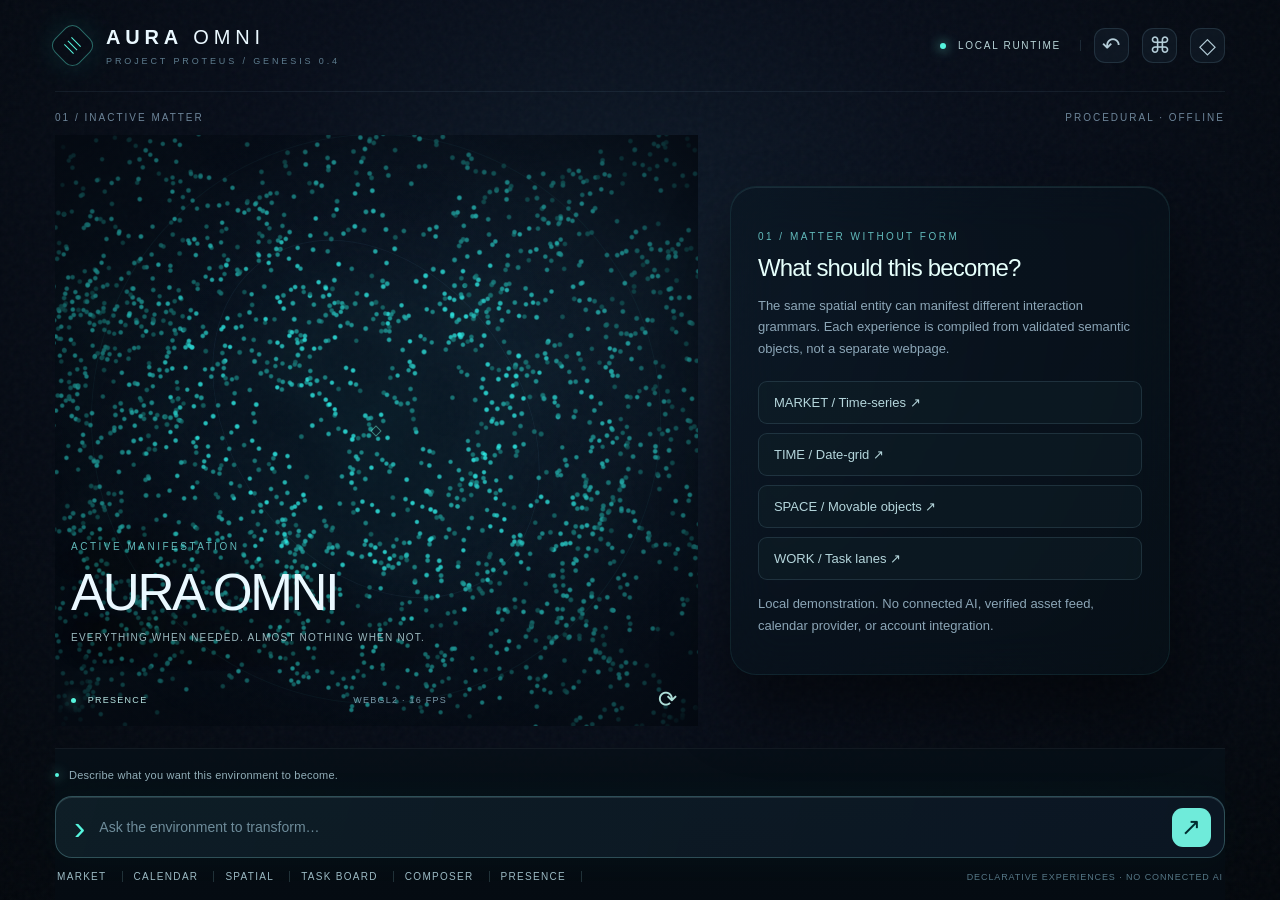
<file: proteus/genesis-04/index.html>
<!doctype html><html lang="en"><head><meta charset="utf-8"><meta name="viewport" content="width=device-width,initial-scale=1,viewport-fit=cover"><meta name="theme-color" content="#050911"><meta name="description" content="GENESIS 0.4 isolated semantic morphing runtime — Project PROTEUS"><title>AURA OMNI · GENESIS 0.4</title><style>:root{color-scheme:dark;--night:#050a12;--ink:#eaf8ff;--muted:#8396a9;--aqua:#56f5de;--ice:#94caff;--violet:#a98dff;--gold:#f0b36b;--line:rgba(163,224,248,.13);font-family:Inter,'Segoe UI',Arial,sans-serif}*{box-sizing:border-box}html,body{margin:0;min-height:100%;background:var(--night);color:var(--ink)}body{overflow-x:hidden;background:radial-gradient(ellipse at 48% 33%,#101d2c 0,#080e1a 42%,#03070c 98%)}button,input{font:inherit}button{cursor:pointer}button:focus-visible,input:focus-visible{outline:2px solid var(--aqua);outline-offset:3px}[hidden]{display:none!important}.visually-hidden{position:absolute;clip:rect(0,0,0,0);width:1px;height:1px;overflow:hidden}.surface-noise{position:fixed;inset:0;z-index:0;opacity:.12;pointer-events:none;background-image:url('data:image/svg+xml,%3Csvg viewBox=%220 0 180 180%22 xmlns=%22http://www.w3.org/2000/svg%22%3E%3Cfilter id=%22n%22%3E%3CfeTurbulence type=%22fractalNoise%22 baseFrequency=%220.92%22 numOctaves=%223%22 stitchTiles=%22stitch%22/%3E%3C/filter%3E%3Crect width=%22180%22 height=%22180%22 filter=%22url(%23n)%22 opacity=%22.27%22/%3E%3C/svg%3E')}.app{position:relative;z-index:1;max-width:1720px;min-height:100svh;margin:auto;padding:0 4.3vw;display:flex;flex-direction:column}.topbar{height:92px;display:flex;align-items:center;justify-content:space-between;border-bottom:1px solid rgba(169,224,248,.075)}.brand{display:flex;gap:16px;align-items:center}.brand b{display:block;font-size:20px;letter-spacing:.24em;font-weight:720}.brand-light{font-weight:250}.brand small{display:block;color:#5e7c8e;font-size:9px;letter-spacing:.32em;margin-top:7px}.brand-sigil{width:35px;height:35px;border:1px solid rgba(94,246,223,.4);display:grid;place-content:center;transform:rotate(45deg);border-radius:10px;box-shadow:0 0 30px #1ef1d21f}.brand-sigil span{width:13px;height:1px;background:var(--aqua);margin:2px;display:block}.topright{display:flex;align-items:center;gap:13px}.live{font-size:10px;letter-spacing:.17em;color:#b8d4d7;border-right:1px solid var(--line);padding-right:19px}.live i,.feedback-light,.pulse{width:6px;height:6px;display:inline-block;border-radius:100%;background:var(--aqua);box-shadow:0 0 12px #6fffe3}.live i{margin-right:8px}.icon-button{display:grid;place-items:center;background:#18253270;color:#b5ced9;border:1px solid var(--line);width:35px;height:35px;border-radius:11px;font-size:22px}.microline{display:flex;justify-content:space-between;padding-top:20px;font-size:10px;letter-spacing:.2em;color:#6d8599}.stage{flex:1;display:grid;grid-template-columns:minmax(0,1.13fr) minmax(380px,.87fr);gap:clamp(15px,2.5vw,48px);align-items:stretch;min-height:min(660px,66vh);padding-top:12px;padding-bottom:22px}.world{min-height:520px;position:relative;touch-action:none;user-select:none;overflow:hidden;isolation:isolate;background:radial-gradient(ellipse at 50% 52%,#08222c70 0,#06132222 51%,transparent 76%)}.world-vignette{position:absolute;inset:-10%;background:radial-gradient(ellipse at 50% 49%,transparent 30%,#03091088 67%,#050a12 84%);pointer-events:none;z-index:2}.world-orbit{position:absolute;border:1px solid rgba(84,207,219,.075);border-radius:50%;width:min(60vw,570px);height:min(60vw,570px);left:50%;top:48%;transform:translate(-50%,-50%) rotate(25deg);pointer-events:none}.world-orbit-two{width:min(42vw,390px);height:min(42vw,390px);border-color:#7fc4e711;transform:translate(-50%,-50%) rotate(-36deg) scaleX(.74)}#worldCanvas{position:absolute;inset:0;width:100%;height:100%;z-index:1;filter:drop-shadow(0 0 17px rgba(79,230,215,.38))}.focus-hair{position:absolute;inset:50% auto auto 50%;width:8px;height:8px;border:1px solid #78f6dd78;transform:translate(-50%,-50%) rotate(45deg);z-index:3;pointer-events:none}.stage-label{position:absolute;z-index:4;bottom:73px;left:16px;pointer-events:none;text-shadow:0 5px 30px #02080d}.stage-kicker,.section-eyebrow{font-size:10px;color:#62babb;letter-spacing:.25em}.stage-label h1{font-size:clamp(25px,4vw,56px);font-weight:360;letter-spacing:-.046em;margin:9px 0}.stage-label p{font-size:10px;color:#9bb9bf;letter-spacing:.12em;max-width:390px}.world-footer{position:absolute;z-index:4;bottom:8px;left:16px;right:16px;display:flex;align-items:center;justify-content:space-between;gap:14px;font-size:9px;letter-spacing:.14em;color:#7999a9}.world-footer>span:first-child{color:#b7e4e2}.pulse{margin-right:8px;width:5px;height:5px}.world-footer button{background:none;color:#afdfd9;font-size:23px;border:0;padding:5px}.experience{position:relative;z-index:5;align-self:center;width:100%;max-width:620px;min-height:400px;max-height:min(685px,72vh);overflow:auto;overscroll-behavior:contain;padding:27px 27px 25px;border:1px solid var(--line);border-radius:26px;background:linear-gradient(135deg,#111d2bd8,#08121ce8 58%,#07111ab3);box-shadow:0 35px 65px #0007, inset 0 1px #b5f7ff18;backdrop-filter:blur(22px);scrollbar-color:#37545a transparent}.experience.is-presence{max-width:440px;min-height:310px;background:linear-gradient(135deg,#07152075,#07151b66);border-color:#5ff4e715}.experience-heading{display:flex;gap:16px;align-items:flex-start;justify-content:space-between}.experience h2{font-weight:430;letter-spacing:-.035em;font-size:clamp(24px,2.5vw,37px);margin:12px 0 7px}.experience h3{font-size:12px;letter-spacing:.13em;color:#d2edee;font-weight:500;text-transform:uppercase}.description{font-size:13px;line-height:1.65;color:#8ca6b7}.pill{display:inline-flex;align-items:center;gap:7px;padding:7px 9px;border:1px solid var(--line);color:#91c6cc;font-size:9px;white-space:nowrap;letter-spacing:.12em;border-radius:7px}.info-rule{height:1px;background:linear-gradient(90deg,#8fc9d828,transparent);margin:18px 0}.presence-message{font-family:Georgia,serif;font-style:italic;font-size:clamp(19px,2.5vw,29px);font-weight:normal;line-height:1.38;color:#d6f7f1;max-width:360px;margin:26px 0}.presence-items{display:grid;gap:9px;margin-top:22px}.presence-items button{color:#b5d6dc;background:#12232b66;border:1px solid var(--line);padding:13px 15px;text-align:left;border-radius:9px;font-size:13px;display:flex;align-items:center;justify-content:space-between}.presence-items button span{color:var(--aqua)}.data-summary{display:grid;grid-template-columns:1fr 1fr;gap:12px;margin:18px 0}.metric{background:#071a2587;border:1px solid #8ecbdc14;border-radius:13px;padding:16px;min-width:0}.metric-label{color:#779bab;font-size:10px;letter-spacing:.13em}.metric-value{display:block;font-size:clamp(20px,2.15vw,31px);font-weight:380;letter-spacing:-.045em;margin-top:8px;white-space:nowrap}.metric-note{font-size:10px;color:#9dc6c7;margin-top:7px}.metric-accent{color:var(--aqua)}.button-group{display:flex;gap:7px;flex-wrap:wrap}.choice{border:1px solid #b4eaf224;background:#0c202c87;color:#9fbcc7;padding:9px 12px;border-radius:9px;font-size:11px}.choice[aria-pressed="true"],.choice.selected{border-color:#6ef2d77b;background:#1d4b4b80;color:#d8fff7}.data-chart{width:100%;height:auto;display:block;border:1px solid #ffffff10;border-radius:13px;background:#06131faa;touch-action:none}.chart-tooltip{padding:12px 0;font-size:12px;color:#a9dadd;min-height:40px}.legend{display:flex;align-items:center;justify-content:space-between;margin-bottom:12px;gap:12px}.legend small{font-size:10px;color:#6e95a6}.calendar-nav{display:flex;gap:8px;align-items:center;justify-content:space-between}.calendar-nav h2{font-size:26px;margin:5px 0}.calendar-controls{display:flex;gap:7px}.calendar-controls button,.mini-btn{border:1px solid var(--line);background:#1428346b;color:#bdeae5;border-radius:8px;padding:8px 11px}.day-headings,.calendar-grid{display:grid;grid-template-columns:repeat(7,minmax(0,1fr));gap:5px}.day-headings{margin:22px 0 8px}.day-headings span{font-size:10px;color:#83b4ba;text-align:center}.day{aspect-ratio:1;min-width:0;border-radius:9px;border:1px solid #7cbdcc14;background:#0719279e;color:#e2eaf0;font-size:12px;position:relative;display:grid;place-items:center}.day.today{border-color:#c8dba534}.day.selected{background:#24575ca8;border-color:#68e2d2}.day.has-event:after{content:"";position:absolute;width:4px;height:4px;border-radius:50%;background:#ffc983;bottom:4px;left:50%;transform:translateX(-50%)}.day-empty{border:0;background:transparent}.appointment{display:flex;justify-content:space-between;gap:8px;align-items:center;padding:10px 12px;border-radius:10px;background:#12212a9b;margin:6px 0}.appointment time{font-size:10px;color:var(--aqua);width:45px}.appointment span{flex:1;overflow-wrap:anywhere;font-size:12px}.appointment button{background:none;color:#e5a5a5;border:0;padding:3px 9px}.event-form{display:flex;gap:8px;margin:15px 0 4px;flex-wrap:wrap}.event-form input{background:#06141ed8;border:1px solid #76c9d42e;border-radius:8px;color:var(--ink);padding:11px;min-width:0}.event-form input[type=text]{flex:1 1 155px}.event-form input[type=time]{flex:0 1 110px;color-scheme:dark}.event-form button{background:#22544c;color:#d9fff8;border:1px solid #6bf3d354;padding:10px 12px;border-radius:9px}.model-display{height:160px;margin:8px 0 18px;border:1px solid #78c5db20;border-radius:15px;display:grid;place-items:center;background:radial-gradient(ellipse at center,#1b324053,transparent 70%);position:relative}.chamber{width:112px;height:106px;border:2px solid #88dae377;border-radius:31% 31% 19% 19%;position:relative;overflow:hidden;box-shadow:inset 0 0 30px #57bcaf1c,0 0 34px #55f4df1c}.liquid{position:absolute;left:10%;right:10%;bottom:0;height:60%;border-radius:30% 30% 15% 15%;background:linear-gradient(#c88c4966,#ab63366b);animation:liquidPulse 2.8s ease-in-out infinite}.liquid:before{content:"";position:absolute;inset:4px;border-radius:100%;border-top:2px solid #f1bc8b91}.no-motion .liquid{animation:none}@keyframes liquidPulse{50%{height:68%}}.model-display span{position:absolute;top:13px;left:13px;font-size:9px;color:#94b4c2;letter-spacing:.17em}.knob-row{display:grid;grid-template-columns:70px 1fr 65px;align-items:center;gap:8px;padding:12px 0;border-bottom:1px solid #b9e1ed15}.knob-row label{font-size:11px;color:#a9c7c8}.knob-row output{text-align:right;font-size:12px;color:#d6eee9}.knob-row input{width:100%;accent-color:#58e8cf}.simulation-note{font-size:11px;color:#7d9aaa;line-height:1.65;margin-top:15px}.dock{position:relative;border-top:1px solid #acd0db15;padding:12px 0 18px;background:linear-gradient(#071018e0,#050b12)}.feedback{display:flex;gap:10px;align-items:center;min-height:28px;color:#92aeb9;font-size:11px;letter-spacing:.02em;margin-bottom:7px}.feedback-light{flex:none;width:4px;height:4px}.command-form{height:62px;display:flex;gap:12px;align-items:center;padding:0 13px 0 18px;border:1px solid #82d5d748;border-radius:17px;background:linear-gradient(105deg,#172f397f,#0e1b2ba9);box-shadow:0 0 40px #00f5ce08,inset 0 1px #d7f7fa22}.prompt-symbol{font-size:34px;color:var(--aqua);font-weight:200}.command-form input{flex:1;width:100%;min-width:0;border:0;outline:none;background:transparent;font-size:14px;color:#edfaff}.command-form input::placeholder{color:#6e8c9a}.command-form button{border:0;border-radius:11px;background:#6febda;color:#002b30;font-size:24px;width:39px;height:39px}.quick-actions{display:flex;gap:11px;align-items:center;padding:13px 2px 0;flex-wrap:wrap}.quick-actions button{background:none;color:#9bbac3;font-size:10px;letter-spacing:.13em;border:0;border-right:1px solid #8dc8ce34;padding:0 15px 0 0}.runtime-status{font-size:9px;letter-spacing:.1em;color:#557786;margin-left:auto}.history-drawer{position:fixed;z-index:30;top:93px;right:4vw;width:min(370px,88vw);border:1px solid #79d5da48;border-radius:18px;background:#081823ed;box-shadow:0 20px 80px #000a;padding:22px;backdrop-filter:blur(20px)}.panel-heading{display:flex;justify-content:space-between;align-items:center;letter-spacing:.12em;font-size:11px}.panel-heading button{background:none;border:0;color:#a3d9d7;font-size:24px}.history-drawer #historyList{display:grid;gap:8px;margin-top:17px}.history-drawer #historyList button{padding:11px;border:1px solid var(--line);border-radius:8px;color:#bddbdc;text-align:left;background:#102531b5}.history-drawer p{font-size:11px;color:#758e9d;line-height:1.6}.fade-in{animation:enterPanel .38s ease both}@keyframes enterPanel{from{opacity:.30;transform:translateY(10px)}to{opacity:1;transform:none}}
@media(max-width:970px){.app{padding:0 3.5vw}.stage{grid-template-columns:1fr;gap:0;padding-top:2px}.world{min-height:360px;height:42vh}.world-orbit{width:380px;height:380px}.world-orbit-two{width:290px;height:290px}.stage-label{bottom:55px}.experience{max-width:100%;max-height:none;min-height:280px;margin:0 0 18px;padding:23px}.experience.is-presence{max-width:100%}.topbar{height:74px}.microline{padding-top:13px}}
@media(max-width:480px){.app{padding:0 16px}.topbar{height:67px}.brand b{font-size:14px}.brand small{font-size:7px;letter-spacing:.19em}.brand-sigil{width:27px;height:27px}.live{display:none}.microline{font-size:8px}.world{height:33vh;min-height:245px}.world-orbit{width:290px;height:290px}.world-orbit-two{width:220px;height:220px}.stage-label{left:4px;bottom:44px}.stage-label h1{font-size:27px}.stage-label p{font-size:8px;line-height:1.5;margin-bottom:0}.world-footer{left:5px;right:5px;bottom:4px;font-size:8px}.experience{border-radius:17px;padding:18px 17px;margin-bottom:8px}.experience h2{font-size:24px}.data-summary{gap:7px}.metric{padding:12px}.metric-value{font-size:22px}.day-headings,.calendar-grid{gap:3px}.day{border-radius:7px;font-size:11px}.dock{padding:9px 0 12px}.command-form{height:54px;border-radius:12px}.command-form input{font-size:12px}.feedback{font-size:10px}.quick-actions{gap:8px}.quick-actions button{font-size:9px;padding-right:8px}.runtime-status{width:100%;margin-top:3px}}
@media(prefers-reduced-motion:reduce){*,*:before,*:after{animation-duration:.01ms!important;transition-duration:.01ms!important}}
/* GENESIS 0.4 composable presentation families */
.experience-block{margin:18px 0 26px;padding:20px 0;border-top:1px solid rgba(131,198,209,.13);min-width:0}.block-heading{display:flex;align-items:baseline;justify-content:space-between;flex-wrap:wrap;gap:8px;margin-bottom:16px}.block-type{font-size:10px;letter-spacing:.18em;color:#67dccb}.block-title{font-size:19px;letter-spacing:.02em;color:#e3f9f8;font-weight:500}.chart-top{display:flex;justify-content:space-between;flex-wrap:wrap;gap:10px}.spectral-chart{width:100%;display:block;aspect-ratio:720/320;touch-action:pan-y;overflow:visible}.chart-stat{display:flex;gap:8px;align-items:baseline;flex-wrap:wrap;margin:14px 0}.chart-stat span{color:#96b5be;font-size:11px;letter-spacing:.14em}.chart-stat strong{font-size:24px;color:#d8fff9}.chart-stat small{color:#80d9ce}.chart-hint{font-size:12px;color:#b3cbd0;padding:8px 0}.experience-tail{display:flex;flex-wrap:wrap;gap:12px;margin:24px 0}.calendar-toolbar{display:flex;align-items:center;justify-content:space-between;margin:16px 0;color:#effffc}.calendar-toolbar strong{font-size:21px;font-weight:500}.appointment-editor{margin-top:20px}.appointment-editor h3{font-size:15px}.assembly-layout{display:grid;grid-template-columns:minmax(0,1.5fr) minmax(180px,1fr);gap:18px;align-items:center}.assembly-plan{display:block;min-width:0;width:100%;max-height:330px;touch-action:none;background:radial-gradient(ellipse,rgba(71,183,180,.11),transparent 75%);border:1px solid rgba(139,219,218,.14);border-radius:18px}.assembly-selected circle:first-child{stroke-width:4}.assembly-details{padding:12px 0}.assembly-details h3{font-size:21px;color:#dcfff9;margin:8px 0}.assembly-buttons{display:flex;flex-wrap:wrap;gap:7px;margin:14px 0}.assembly-buttons button{min-width:37px}.task-board{display:grid;grid-template-columns:repeat(auto-fit,minmax(135px,1fr));gap:12px;align-items:start;min-height:160px}.task-lane{min-height:130px;border:1px solid rgba(121,190,207,.17);background:rgba(24,45,59,.48);border-radius:16px;padding:12px}.task-lane-head{display:flex;align-items:center;justify-content:space-between;gap:8px;margin-bottom:14px}.task-lane-head h3{font-size:12px;font-weight:600;color:#c6eced}.task-card{padding:11px;margin:9px 0;border:1px solid rgba(110,202,204,.22);border-radius:10px;background:rgba(62,102,111,.24);color:#e1f8f5;font-size:13px;cursor:grab}.task-actions{display:flex;gap:5px;justify-content:space-between;margin-top:10px}.task-actions select,.task-add select{max-width:100%;color:#c3e7e9;background:#17313f;border:1px solid #406574;padding:6px;border-radius:8px}.task-actions select{width:75%;font-size:11px}.task-add{display:flex;gap:8px;align-items:center;flex-wrap:wrap;margin-top:15px}.task-add input,.task-add select{flex:1 1 110px;min-width:0}.composer-modal{position:fixed;inset:12px;z-index:50;max-width:min(850px,calc(100vw - 24px));max-height:calc(100dvh - 24px);width:100%;margin:auto;background:rgba(7,19,30,.98);border:1px solid rgba(85,213,209,.5);border-radius:23px;color:#e5fbfa;box-shadow:0 40px 120px rgba(0,0,0,.8);padding:26px;overflow:auto}.composer-modal::backdrop{background:rgba(2,7,12,.80);backdrop-filter:blur(8px)}.composer-modal h2{font-size:21px;margin-bottom:9px}.composer-top,.composer-actions{display:flex;flex-wrap:wrap;gap:9px;margin:14px 0}.composer-input{display:block;width:100%;min-height:290px;border:1px solid rgba(103,193,190,.33);border-radius:14px;background:rgba(8,24,35,.94);color:#baffef;font:12px/1.5 ui-monospace,monospace;padding:16px;resize:vertical;white-space:pre;tab-size:2}.composer-status{font-size:12px;color:#c0ebde}.compile-button{background:linear-gradient(125deg,#59edd6,#c0f7ef);color:#06252c;border:0;border-radius:10px;padding:12px 18px;font-weight:700}.presence-intro{padding-top:12px}.presence-intro h2{font-size:24px;color:#e6fffb;margin:10px 0}.calendar-grid .day{min-height:36px}.task-add input,.event-form input{color:#eefcfb!important}
@media (max-width:760px){.assembly-layout{grid-template-columns:1fr}.assembly-plan{max-height:230px}.task-board{grid-template-columns:repeat(auto-fit,minmax(110px,1fr))}.task-card{font-size:12px;padding:8px}.task-actions{flex-wrap:wrap}.task-actions select{width:100%}.composer-modal{padding:15px}.spectral-chart{aspect-ratio:720/380}.experience-block{padding-top:12px;margin-top:12px}.chart-stat strong{font-size:20px}.task-add input{min-width:140px}.composer-input{min-height:200px}}
</style></head><body>
<div class="surface-noise" aria-hidden="true"></div>
<div id="app" class="app" data-scene="presence">
 <header class="topbar"><div class="brand"><span class="brand-sigil" aria-hidden="true"><span></span><span></span><span></span></span><div><b>AURA<span class="brand-light"> OMNI</span></b><small>PROJECT PROTEUS / GENESIS 0.4</small></div></div><div class="topright"><span class="live"><i></i> LOCAL RUNTIME</span><button id="historyBtn" class="icon-button" aria-label="Scene history" title="History">↶</button><button id="composerBtn" class="icon-button" aria-label="Experience Composer" title="Compile JSON experience">⌘</button><button id="saveBtn" class="icon-button" aria-label="Save session locally" title="Save to this browser">◇</button></div></header>
 <div class="microline"><span id="eyebrow">01 / INACTIVE MATTER</span><span id="source">PROCEDURAL · OFFLINE</span></div>
 <main class="stage">
  <div class="world" id="world" aria-label="Interactive spatial representation. Drag to rotate, scroll or pinch to zoom.">
   <div class="world-vignette"></div><div class="world-orbit world-orbit-one"></div><div class="world-orbit world-orbit-two"></div>
   <canvas id="worldCanvas" aria-label="Continuously morphing procedural geometry"></canvas>
   <div class="focus-hair" aria-hidden="true"></div>
   <div class="stage-label"><span class="stage-kicker">ACTIVE MANIFESTATION</span><h1 id="sceneTitle">AURA OMNI</h1><p id="sceneSubtitle">EVERYTHING WHEN NEEDED. ALMOST NOTHING WHEN NOT.</p></div>
   <div class="world-footer"><span><i class="pulse" aria-hidden="true"></i> <span id="sceneRole">PRESENCE</span></span><span id="renderStatus">RENDERER INITIALIZING</span><button id="resetCamera" title="Reset rotation and zoom" aria-label="Reset camera">⟳</button></div>
  </div>
  <section id="experience" class="experience" aria-label="Active contextual experience"></section>
 </main>
 <div id="historyDrawer" class="history-drawer" hidden><div class="panel-heading"><strong>SCENE CONTINUITY</strong><button id="closeHistory" aria-label="Close history">×</button></div><div id="historyList"></div><p>History preserves your financial chart span and local calendar events.</p></div>
 <footer class="dock"><div id="feedback" class="feedback" role="status" aria-live="polite"><span class="feedback-light"></span><span id="feedbackText">Describe what you want this environment to become.</span></div><form id="commandForm" class="command-form"><span class="prompt-symbol">›</span><label for="command" class="visually-hidden">Natural language command</label><input id="command" maxlength="280" autocomplete="off" placeholder="Ask the environment to transform…" aria-label="Command AURA OMNI"><button id="send" type="submit" aria-label="Execute command">↗</button></form><div class="quick-actions" aria-label="Quick commands"><button data-command="Show Bitcoin">MARKET</button><button data-command="Show my calendar">CALENDAR</button><button data-command="Show espresso extraction">SPATIAL</button><button data-command="Show tasks">TASK BOARD</button><button data-command="Open composer">COMPOSER</button><button data-command="Return to yourself">PRESENCE</button><span class="runtime-status">DECLARATIVE EXPERIENCES · NO CONNECTED AI</span></div></footer>
</div><script type="module">
// == model ==
const palette = { aqua: [.18, .95, .91], ice: [.47, .78, 1], violet: [.67, .45, 1], gold: [1, .69, .28] };
const object = (id, kind, meaning, color, count, additional = {}) => ({ id, kind, meaning, provenance: 'ILLUSTRATIVE', color: [color[0], color[1], color[2]], count, ...additional });
function syntheticPrices() {
    const start = Date.UTC(2026, 10, 17, 0, 0);
    return Array.from({ length: 97 }, (_, i) => ({ time: new Date(start + i * 15 * 60000).toISOString(), BTC: 64200 + 1400 * Math.sin(i / 10) + i * 18 + 380 * Math.sin(i * .77), ETH: 3200 + 100 * Math.sin(i / 12 + .8) + i * 2 + 35 * Math.cos(i * .62) }));
}
function ymd(year, month, day) { return `${year}-${String(month + 1).padStart(2, '0')}-${String(day).padStart(2, '0')}`; }
function validYmd(value) { return /^\d{4}-(0[1-9]|1[0-2])-(0[1-9]|[12]\d|3[01])$/.test(value) && !Number.isNaN(Date.parse(`${value}T12:00:00Z`)) && new Date(`${value}T12:00:00Z`).toISOString().slice(0, 10) === value; }
function monthCells(year, month) {
    if (!Number.isInteger(year) || year < 1970 || year > 2100 || !Number.isInteger(month) || month < 0 || month > 11)
        throw Error('Date range invalid');
    const offset = (new Date(year, month, 1).getDay() + 6) % 7;
    const len = new Date(year, month + 1, 0).getDate();
    return Array.from({ length: Math.ceil((offset + len) / 7) * 7 }, (_, i) => { const day = i - offset + 1; return day >= 1 && day <= len ? ymd(year, month, day) : null; });
}
function defaultState(now = new Date()) {
    return {
        finance: { hours: 24, series: 'BTC', hoveredIndex: null },
        calendar: { year: now.getFullYear(), month: now.getMonth(), selected: ymd(now.getFullYear(), now.getMonth(), now.getDate()), events: [] },
        flow: { pressure: 9, resistance: 4, duration: 25 }
    };
}
function createScene(chapter, state) {
    if (chapter === 'presence')
        return { id: chapter, title: 'AURA OMNI', subtitle: 'EVERYTHING WHEN NEEDED. ALMOST NOTHING WHEN NOT.', annotation: '01 / INACTIVE MATTER', role: 'PRESENCE', objects: [object('identity:proteus', 'membrane', 'Persistent non-sentient AURA identity', palette.aqua, 2200)], permissions: [], source: 'PROCEDURAL' };
    if (chapter === 'finance') {
        const full = syntheticPrices();
        const filtered = full.filter((_, i) => i >= full.length - 1 - state.finance.hours * 4);
        const prices = filtered.map(d => d[state.finance.series]);
        return { id: chapter, title: 'MARKET FORM', subtitle: `${state.finance.series} / ${state.finance.hours}-HOUR PRICE STRUCTURE`, annotation: '02 / MARKET · SYNTHETIC DATA', role: 'ANALYST', objects: [
                object('identity:proteus', 'membrane', 'Same AURA identity, orbiting the representation', palette.aqua, 370, { position: [-1.25, .81, -.38], size: [.24, .24, .24] }),
                object('asset:' + state.finance.series, 'ribbon', 'Synthetic timestamped asset price curve', palette.ice, 1200, { values: prices, position: [.12, .03, 0], size: [2.8, 1.25, 1] }),
                object('asset:time-axis', 'line', 'Temporal axis of the price series', palette.violet, 210, { position: [.05, -.7, -.1], size: [2.9, 0, 0] }),
                object('asset:volatility', 'spray', 'Abstract volatility envelope, not literal price data', palette.aqua, 420, { position: [.0, .05, -.6], size: [3, 1.4, .25] })
            ], permissions: [], source: 'SYNTHETIC' };
    }
    if (chapter === 'calendar') {
        const cells = monthCells(state.calendar.year, state.calendar.month);
        const selectedIndex = Math.max(0, cells.indexOf(state.calendar.selected));
        const col = selectedIndex % 7, row = Math.floor(selectedIndex / 7);
        const ringX = .1 + (col + .5 - 3.5) * 2.9 / 7, ringY = .03 + (Math.ceil(cells.length / 7) / 2 - row - .5) * 1.8 / Math.ceil(cells.length / 7);
        return { id: chapter, title: 'TEMPORAL FORM', subtitle: new Date(state.calendar.year, state.calendar.month, 1).toLocaleDateString('en', { month: 'long', year: 'numeric' }).toUpperCase(), annotation: '03 / TIME · PRIVATE TO THIS BROWSER', role: 'TIMEKEEPER', objects: [
                object('identity:proteus', 'membrane', 'Persistent AURA identity at the calendar anchor', palette.aqua, 350, { position: [-1.12, .85, -.3], size: [.25, .25, .25] }),
                object('calendar:month', 'grid', 'Calendar cells representing actual local dates', palette.ice, 1100, { rows: Math.ceil(cells.length / 7), cols: 7, position: [.1, .03, 0], size: [2.9, 1.8, 1] }),
                object('calendar:day:' + state.calendar.selected, 'ring', 'Current selected day in local calendar', palette.gold, 320, { position: [ringX, ringY, .07], size: [.18, .18, .18] }),
                ...state.calendar.events.filter(e => cells.includes(e.day)).slice(0, 12).map((e, i) => { const k = cells.indexOf(e.day), c = k % 7, r = Math.floor(k / 7), rows = Math.ceil(cells.length / 7); return object('event:' + e.id, 'sphere', 'Local appointment ' + e.title, palette.violet, 55, { position: [.1 + (c + .5 - 3.5) * 2.9 / 7, .03 + (rows / 2 - r - .5) * 1.8 / rows, .14], size: [.024, .024, .024] }); })
            ], permissions: [], source: 'LOCAL' };
    }
    return { id: chapter, title: 'FLUID FORM', subtitle: 'ESPRESSO / EDUCATIONAL FLOW PROXY', annotation: '04 / MECHANICS · SIMPLIFIED MODEL', role: 'EXPLAINER', objects: [
            object('identity:proteus', 'membrane', 'Persistent AURA identity as guide to the model', palette.aqua, 340, { position: [-1.2, .82, -.25], size: [.25, .25, .25] }),
            object('espresso:chamber', 'cylinder', 'Transparent espresso machine chamber', palette.ice, 660, { position: [0, .25, 0], size: [.9, 1.3, .9] }),
            object('espresso:water', 'helix', 'Water path as animated schematic', palette.aqua, 540, { position: [0, .0, 0], size: [.5, 1.7, .5], turns: 5 }),
            object('espresso:flow', 'spray', 'Illustrative extracted liquid particle flow', palette.gold, 380, { position: [0, -.82, 0], size: [.33, .55, .32] })
        ], permissions: [], source: 'ILLUSTRATIVE' };
}
function flowMetrics(flow) {
    // Educational proxy, NOT a physical extraction solver.
    const rate = flow.pressure / (flow.resistance + 1) * .8;
    return { flowRate: rate, yield: rate * flow.duration, ratio: rate * flow.duration / 18 };
}
function filteredPrices(state) { const arr = syntheticPrices(); return arr.slice(-(state.hours * 4 + 1)); }


// == runtime ==
class ProteusRuntime {
    identity = 'identity:proteus';
    state;
    active = 'presence';
    scene;
    transition = null;
    timeline = ['presence'];
    index = 0;
    constructor(now = new Date()) { this.state = defaultState(now); this.scene = createScene('presence', this.state); }
    get history() { return [...this.timeline]; }
    get canBack() { return this.index > 0; }
    get transitionProgress() { return !this.transition ? 1 : Math.min(1, Math.max(0, (performance.now() - this.transition.startedAt) / this.transition.duration)); }
    enter(next, at = performance.now()) {
        const origin = this.scene;
        const nextScene = createScene(next, this.state);
        this.active = next;
        this.scene = nextScene;
        this.timeline = this.timeline.slice(0, this.index + 1);
        this.timeline.push(next);
        this.index++;
        this.transition = { from: origin.id, to: next, fromScene: origin, toScene: nextScene, startedAt: at, duration: 1450 };
    }
    refresh() { this.scene = createScene(this.active, this.state); }
    back(at = performance.now()) { if (!this.canBack)
        return false; const from = this.scene; this.index--; this.active = this.timeline[this.index]; this.scene = createScene(this.active, this.state); this.transition = { from: from.id, to: this.active, fromScene: from, toScene: this.scene, startedAt: at, duration: 1250 }; return true; }
    setSpan(hours) { if (![6, 12, 24].includes(hours))
        throw Error('Span unsupported'); this.state.finance.hours = hours; if (this.active === 'finance')
        this.refresh(); }
    setSeries(series) { if (!['BTC', 'ETH'].includes(series))
        throw Error('Unknown series'); this.state.finance.series = series; if (this.active === 'finance')
        this.refresh(); }
    changeMonth(offset) { if (!Number.isInteger(offset) || Math.abs(offset) > 24)
        throw Error('Invalid month offset'); const s = this.state.calendar; const next = new Date(s.year, s.month + offset, 1); if (next.getFullYear() < 1970 || next.getFullYear() > 2100)
        throw Error('Date out of range'); s.year = next.getFullYear(); s.month = next.getMonth(); s.selected = ymd(s.year, s.month, 1); if (this.active === 'calendar')
        this.refresh(); return monthCells(s.year, s.month); }
    selectDay(day) { if (!validYmd(day) || day.slice(0, 7) !== ymd(this.state.calendar.year, this.state.calendar.month, 1).slice(0, 7))
        throw Error('Day is not in active month'); this.state.calendar.selected = day; if (this.active === 'calendar')
        this.refresh(); }
    addEvent(day, title, time) { if (!validYmd(day))
        throw Error('Invalid day'); const t = title.trim(); if (!t || t.length > 90 || /[<>]/.test(t))
        throw Error('Invalid title'); if (!/^([01]\d|2[0-3]):[0-5]\d$/.test(time))
        throw Error('Invalid event time'); if (this.state.calendar.events.length >= 200)
        throw Error('Local event quota reached'); const event = { id: 'e-' + (typeof crypto !== 'undefined' && typeof crypto.randomUUID === 'function' ? crypto.randomUUID() : `${Date.now().toString(36)}-${Math.random().toString(36).slice(2)}`), day, title: t, time, createdAt: new Date().toISOString() }; this.state.calendar.events.push(event); return event; }
    deleteEvent(id) { const length = this.state.calendar.events.length; this.state.calendar.events = this.state.calendar.events.filter(e => e.id !== id); return length !== this.state.calendar.events.length; }
    setFlow(key, value) { const ranges = { pressure: [1, 15], resistance: [1, 10], duration: [5, 60] }; if (!Number.isFinite(value) || value < ranges[key][0] || value > ranges[key][1])
        throw Error('Invalid flow parameter'); this.state.flow[key] = value; }
    save() { try {
        localStorage.setItem('proteus:genesis03:v1', JSON.stringify({ version: 1, state: this.state, active: this.active }));
        return true;
    }
    catch {
        return false;
    } }
    load() { try {
        const value = localStorage.getItem('proteus:genesis03:v1');
        if (!value)
            return false;
        const o = JSON.parse(value);
        if (o.version !== 1 || !['presence', 'finance', 'calendar', 'flow'].includes(o.active) || !o.state || !Array.isArray(o.state.calendar?.events) || o.state.calendar.events.length > 200 || !o.state.calendar.events.every((e) => validYmd(e.day) && typeof e.title === 'string' && e.title.length <= 90 && /^[0-2]\d:[0-5]\d$/.test(e.time)) || ![6, 12, 24].includes(o.state.finance?.hours) || !['BTC', 'ETH'].includes(o.state.finance?.series))
            return false;
        const s = o.state;
        if (!Number.isInteger(s.calendar.year) || s.calendar.year < 1970 || s.calendar.year > 2100 || !Number.isInteger(s.calendar.month) || s.calendar.month < 0 || s.calendar.month > 11 || !validYmd(s.calendar.selected) || s.calendar.selected.slice(0, 7) !== ymd(s.calendar.year, s.calendar.month, 1).slice(0, 7) || !s.flow || !Number.isFinite(s.flow.pressure) || s.flow.pressure < 1 || s.flow.pressure > 15 || !Number.isFinite(s.flow.resistance) || s.flow.resistance < 1 || s.flow.resistance > 10 || !Number.isFinite(s.flow.duration) || s.flow.duration < 5 || s.flow.duration > 60)
            return false;
        this.state = s;
        this.active = o.active;
        this.scene = createScene(this.active, this.state);
        this.timeline = ['presence', this.active];
        this.index = 1;
        return true;
    }
    catch {
        return false;
    } }
    get diagnostics() { return { identity: this.identity, scene: this.active, history: this.history, transition: this.transition?.to || null, objects: this.scene.objects.map(o => ({ id: o.id, kind: o.kind, meaning: o.meaning })), state: structuredClone(this.state) }; }
}
/** Explicit limited grammar; this is NOT AI or a general-purpose language understanding model. */
function interpret(command, active) {
    const q = command.trim().toLowerCase();
    if (!q)
        return { type: 'message', message: 'Describe a scene to manifest.' };
    if (/^(back|go back|previous scene|undo)$/i.test(q))
        return { type: 'back' };
    if (/^(save|save experience|save this|save state)$/i.test(q))
        return { type: 'save' };
    if (/^(restore|load|restore session|load saved)$/i.test(q))
        return { type: 'load' };
    if (/\b(return|back) to (yourself|presence)|original form|resting form|go home|^presence$/.test(q))
        return { type: 'scene', target: 'presence' };
    if (/\b(calendar|schedule|appointments|month view|my month|dates)\b/.test(q))
        return { type: 'scene', target: 'calendar' };
    if (/\b(espresso|extraction|coffee machine|water flow|fluid model)\b/.test(q))
        return { type: 'scene', target: 'flow' };
    if (/\b(bitcoin|btc|ethereum|eth|price chart|crypto|market)\b/.test(q))
        return { type: 'scene', target: 'finance' };
    if (active === 'finance') {
        const h = /\b(6|12|24)\s*(?:hours?|h)\b/.exec(q);
        if (h)
            return { type: 'span', hours: Number(h[1]) };
    }
    if (active === 'calendar' && /\b(next month|forward month)\b/.test(q))
        return { type: 'month', offset: 1 };
    if (active === 'calendar' && /\b(previous month|last month)\b/.test(q))
        return { type: 'month', offset: -1 };
    return { type: 'message', message: 'Supported: Bitcoin, calendar, espresso, return to presence, go back, save or restore. Natural-language generation requires a separate AI planner.' };
}


// == field ==
const N = 3200;
const f = (i, seed = 0) => { const n = Math.sin(i * 127.1 + seed * 91.7) * 43758.5453; return n - Math.floor(n); };
const smooth = (v) => v * v * (3 - 2 * v);
function sample(obj, i, count) {
    const t = count > 1 ? i / (count - 1) : 0, ang = t * Math.PI * 2, noise = f(i, 3) - .5;
    const [cx, cy, cz] = obj.position || [0, 0, 0];
    const [sx, sy, sz] = obj.size || [1.5, 1.5, 1];
    switch (obj.kind) {
        case 'membrane': {
            // folded toroidal shell; deliberately not a conventional glowing sphere
            const a = 2 * Math.PI * f(i, 11);
            const b = 2 * Math.PI * f(i, 17);
            const lobe = 1 + .25 * Math.sin(a * 5 + Math.sin(b * 3)) + .17 * Math.cos(b * 4);
            const R = (.88 + .26 * Math.cos(b)) * lobe;
            return [cx + sx * (R * Math.cos(a) + .07 * Math.sin(b * 7)), cy + sy * (.52 * Math.sin(b) + .24 * Math.sin(a * 3)), cz + sz * ((.38 * Math.sin(a) + .29 * Math.cos(b)) * lobe)];
        }
        case 'ribbon': {
            const values = obj.values || [0, 1];
            const k = Math.max(0, Math.min(values.length - 1, Math.round(t * (values.length - 1))));
            const v = values[k];
            const min = Math.min(...values), max = Math.max(...values);
            const normal = (v - min) / (max - min || 1);
            return [cx + (t - .5) * sx, cy + (normal - .5) * sy + noise * .018, cz + Math.sin(t * 20) * .02 + noise * .12];
        }
        case 'line': return [cx + (t - .5) * sx, cy + (t - .5) * sy, cz + (t - .5) * sz];
        case 'grid': {
            const cols = obj.cols || 7, rows = obj.rows || 5;
            const perCell = Math.max(1, Math.floor(count / (rows * cols)));
            const index = Math.min(rows * cols - 1, Math.floor(i / perCell));
            const column = index % cols, row = Math.floor(index / cols);
            const cellW = sx / cols, cellH = sy / rows;
            const gx = (column + .5 - cols / 2) * cellW, gy = (rows / 2 - row - .5) * cellH;
            const local = (i % perCell) / perCell, edge = Math.floor(local * 4), u = (local * 4) % 1;
            const dx = edge === 0 ? (-.46 + u * .92) * cellW : edge === 1 ? .46 * cellW : edge === 2 ? (.46 - u * .92) * cellW : -.46 * cellW;
            const dy = edge === 0 ? .44 * cellH : edge === 1 ? (.44 - u * .88) * cellH : edge === 2 ? -.44 * cellH : (-.44 + u * .88) * cellH;
            return [cx + gx + dx, cy + gy + dy, cz + .03 * Math.sin(row + column)];
        }
        case 'ring': {
            const a = ang * 4;
            return [cx + sx * .5 * Math.cos(a), cy + sy * .5 * Math.sin(a), cz + .08 * Math.sin(a * 3)];
        }
        case 'cylinder': {
            const a = 2 * Math.PI * f(i, 2);
            const h = (f(i, 3) - .5) * sy;
            const r = (.80 + f(i, 4) * .14) * sx * .5;
            return [cx + r * Math.cos(a), cy + h, cz + r * Math.sin(a)];
        }
        case 'helix': {
            const a = t * Math.PI * 2 * (obj.turns || 4);
            return [cx + sx * .5 * Math.cos(a), cy + (t - .5) * sy, cz + sz * .5 * Math.sin(a)];
        }
        case 'spray': return [cx + (f(i, 2) - .5) * sx, cy + (f(i, 3) - .5) * sy, cz + (f(i, 4) - .5) * sz];
        case 'sphere': {
            const a = 2 * Math.PI * f(i, 2), z = 2 * f(i, 3) - 1;
            const k = Math.sqrt(1 - z * z);
            return [cx + sx * k * Math.cos(a), cy + sy * z, cz + sz * k * Math.sin(a)];
        }
    }
}
function cloudFor(scene) {
    if (!scene.objects.length || scene.objects.length > 32)
        throw Error('Object count limit');
    const objects = scene.objects;
    const weights = objects.map(o => Math.max(1, Math.min(N, o.count)));
    const total = weights.reduce((a, b) => a + b, 0);
    const nObjs = [];
    let allocated = 0;
    for (let i = 0; i < objects.length; i++) {
        const amount = i === objects.length - 1 ? N - allocated : Math.floor(N * weights[i] / total);
        nObjs.push(amount);
        allocated += amount;
    }
    const positions = new Float32Array(N * 3), colors = new Float32Array(N * 3), ids = [];
    let cursor = 0;
    for (let k = 0; k < objects.length; k++) {
        const obj = objects[k], count = nObjs[k];
        for (let i = 0; i < count; i++) {
            const p = sample(obj, i, count);
            positions.set(p, cursor * 3);
            const luminosity = .4 + .6 * f(i, 18);
            colors.set(obj.color.map(c => Math.min(1, c * luminosity)), cursor * 3);
            ids.push(obj.id);
            cursor++;
        }
    }
    return { positions, colors, ids };
}
function blendCloud(a, b, t) {
    const u = smooth(Math.max(0, Math.min(1, t)));
    const pos = new Float32Array(a.positions.length), col = new Float32Array(a.colors.length);
    for (let i = 0; i < pos.length; i++) {
        pos[i] = a.positions[i] * (1 - u) + b.positions[i] * u;
        col[i] = a.colors[i] * (1 - u) + b.colors[i] * u;
    }
    return { positions: pos, colors: col, ids: b.ids };
}


// == renderer ==
const vertex = `#version 300 es
precision highp float;
in vec3 aFrom, aTo, cFrom, cTo;
uniform float uMorph,uClock,uYaw,uPitch,uAspect,uScale;
out vec3 vCol;
void main(){
 float t=uMorph*uMorph*(3.0-2.0*uMorph);
 vec3 p=mix(aFrom,aTo,t);
 float v=float(gl_VertexID);
 p+=.022*vec3(sin(v*7.77+uClock*.49),cos(v*11.1+uClock*.31),sin(v*2.9+uClock*.53));
 float c=cos(uYaw),s=sin(uYaw),cx=cos(uPitch),sx=sin(uPitch);
 p=vec3(c*p.x+s*p.z,p.y,-s*p.x+c*p.z);
 p=vec3(p.x,cx*p.y-sx*p.z,sx*p.y+cx*p.z);
 float perspective=1.0/(1.0+.18*(p.z+1.4));
 gl_Position=vec4(p.x*uScale/uAspect*perspective,p.y*uScale*perspective,p.z*.01,1.);
 gl_PointSize=clamp((2.0+3.2*perspective)*uScale*1.2,1.0,8.0);
 vCol=mix(cFrom,cTo,t);
}`;
const fragment = `#version 300 es
precision highp float; in vec3 vCol;out vec4 o;
void main(){float r=length(gl_PointCoord-.5);float a=(1.-smoothstep(.17,.5,r));o=vec4(vCol,a*.82);}`;
const makeShader = (gl, k, code) => { const s = gl.createShader(k); if (!s)
    throw Error('Shader unavailable'); gl.shaderSource(s, code); gl.compileShader(s); if (!gl.getShaderParameter(s, gl.COMPILE_STATUS))
    throw Error(gl.getShaderInfoLog(s) || 'Shader compile failed'); return s; };
class MorphRenderer {
    canvas;
    backend;
    error = null;
    ctx = null;
    gl = null;
    program = null;
    buffers = [];
    current;
    origin;
    target;
    transitionStart = 0;
    duration = 1450;
    isMoving = false;
    last = 0;
    fps = 0;
    fpsSamples = [];
    yaw = .22;
    pitch = -.08;
    scale = 1;
    pointer = { x: 0, y: 0 };
    reducedMotion = false;
    constructor(canvas, initial) {
        this.canvas = canvas;
        this.target = cloudFor(initial);
        this.origin = this.target;
        this.current = this.target;
        let failure = '';
        try {
            this.gl = canvas.getContext('webgl2', { alpha: true, antialias: true, powerPreference: 'high-performance' });
            if (this.gl)
                this.initGL();
        }
        catch (e) {
            failure = String(e);
            this.gl = null;
        }
        if (!this.gl)
            this.ctx = canvas.getContext('2d', { alpha: true });
        this.backend = this.gl ? 'WebGL2' : 'Canvas 2D';
        if (!this.ctx && !this.gl)
            throw Error('No supported canvas backend');
        if (failure)
            console.warn('WebGL2 unavailable, using 2D fallback:', failure);
        this.resize();
        new ResizeObserver(() => this.resize()).observe(canvas);
    }
    initGL() {
        const gl = this.gl;
        const v = makeShader(gl, gl.VERTEX_SHADER, vertex), f = makeShader(gl, gl.FRAGMENT_SHADER, fragment);
        const p = gl.createProgram();
        if (!p)
            throw Error('GL program allocation failed');
        gl.attachShader(p, v);
        gl.attachShader(p, f);
        gl.linkProgram(p);
        if (!gl.getProgramParameter(p, gl.LINK_STATUS))
            throw Error(gl.getProgramInfoLog(p) || 'GL link failure');
        gl.deleteShader(v);
        gl.deleteShader(f);
        this.program = p;
        gl.useProgram(p);
        for (const name of ['aFrom', 'aTo', 'cFrom', 'cTo']) {
            const attr = gl.getAttribLocation(p, name);
            const b = gl.createBuffer();
            if (attr < 0 || !b)
                throw Error('Missing GL attribute');
            this.buffers.push(b);
            gl.bindBuffer(gl.ARRAY_BUFFER, b);
            gl.enableVertexAttribArray(attr);
            gl.vertexAttribPointer(attr, 3, gl.FLOAT, false, 0, 0);
        }
        gl.enable(gl.BLEND);
        gl.blendFunc(gl.SRC_ALPHA, gl.ONE_MINUS_SRC_ALPHA);
        gl.disable(gl.DEPTH_TEST);
    }
    resize() { const ratio = Math.min(devicePixelRatio || 1, 2); const width = Math.max(1, Math.floor(this.canvas.clientWidth * ratio)), height = Math.max(1, Math.floor(this.canvas.clientHeight * ratio)); if (this.canvas.width !== width || this.canvas.height !== height) {
        this.canvas.width = width;
        this.canvas.height = height;
        this.gl?.viewport(0, 0, width, height);
    } }
    setPointer(x, y) { this.pointer.x = x; this.pointer.y = y; }
    rotate(dx, dy) { this.yaw += dx * .004; this.pitch = Math.max(-.65, Math.min(.65, this.pitch + dy * .004)); }
    zoom(scale) { this.scale = Math.max(.60, Math.min(1.75, this.scale * scale)); }
    get rotation() { return { yaw: this.yaw, pitch: this.pitch, scale: this.scale }; }
    /** Interruptible. Samples the current intermediate geometry before choosing the next target. */
    morph(scene, at = performance.now(), duration = 1450) {
        if (this.isMoving) {
            this.current = blendCloud(this.origin, this.target, Math.min(1, (at - this.transitionStart) / this.duration));
        }
        else
            this.current = this.target;
        this.origin = this.current;
        this.target = cloudFor(scene);
        this.transitionStart = at;
        this.duration = this.reducedMotion ? 0 : duration;
        this.isMoving = this.duration > 0;
    }
    get morphProgress() { return !this.isMoving ? 1 : Math.min(1, (performance.now() - this.transitionStart) / this.duration); }
    draw(time) {
        this.resize();
        const mix = this.isMoving ? Math.min(1, (time - this.transitionStart) / this.duration) : 1;
        if (mix >= 1)
            this.isMoving = false;
        if (this.gl)
            this.drawGL(time, mix);
        else
            this.drawCanvas(time, mix);
        if (this.last) {
            const d = time - this.last;
            if (d > 0 && d < 500) {
                this.fpsSamples.push(1000 / d);
                if (this.fpsSamples.length > 35)
                    this.fpsSamples.shift();
                this.fps = Math.round(this.fpsSamples.reduce((a, b) => a + b, 0) / this.fpsSamples.length);
            }
        }
        this.last = time;
    }
    drawGL(time, mix) {
        const gl = this.gl, p = this.program;
        gl.clearColor(0, 0, 0, 0);
        gl.clear(gl.COLOR_BUFFER_BIT);
        gl.useProgram(p);
        [this.origin.positions, this.target.positions, this.origin.colors, this.target.colors].forEach((arr, i) => { gl.bindBuffer(gl.ARRAY_BUFFER, this.buffers[i]); gl.bufferData(gl.ARRAY_BUFFER, arr, gl.DYNAMIC_DRAW); });
        const u = (name, value) => gl.uniform1f(gl.getUniformLocation(p, name), value);
        u('uMorph', mix);
        u('uClock', time * .001);
        u('uYaw', this.yaw);
        u('uPitch', this.pitch);
        u('uAspect', this.canvas.width / this.canvas.height);
        u('uScale', this.scale * 1.17);
        gl.drawArrays(gl.POINTS, 0, N);
    }
    drawCanvas(time, mix) {
        const ctx = this.ctx, w = this.canvas.width, h = this.canvas.height, ratio = Math.min(devicePixelRatio || 1, 2), scale = this.scale * Math.min(w, h) / 3.6;
        ctx.clearRect(0, 0, w, h);
        const t = mix * mix * (3 - 2 * mix);
        const co = Math.cos(this.yaw), si = Math.sin(this.yaw), cp = Math.cos(this.pitch), sp = Math.sin(this.pitch);
        const stride = this.fps && this.fps < 25 ? 3 : 2;
        for (let i = 0; i < N; i += stride) {
            const b = i * 3;
            let x = this.origin.positions[b] * (1 - t) + this.target.positions[b] * t, y = this.origin.positions[b + 1] * (1 - t) + this.target.positions[b + 1] * t, z = this.origin.positions[b + 2] * (1 - t) + this.target.positions[b + 2] * t;
            x += .015 * Math.sin(i * 5.1 + time * .0006);
            y += .012 * Math.cos(i * 4.1 + time * .0007);
            const rx = co * x + si * z, rz = -si * x + co * z, ry = cp * y - sp * rz;
            const rZ = sp * y + cp * rz;
            const perspective = 1 / (1 + .17 * (rZ + 1));
            const px = w / 2 + rx * scale * perspective, py = h / 2 - ry * scale * perspective;
            if (px < 0 || px > w || py < 0 || py > h)
                continue;
            const c = [0, 1, 2].map(j => Math.round(255 * (this.origin.colors[b + j] * (1 - t) + this.target.colors[b + j] * t)));
            ctx.fillStyle = `rgba(${c.join(',')},${.40 + .38 * perspective})`;
            const radius = (w < 700 ? 1.35 : 1.55) * ratio * perspective;
            ctx.beginPath();
            ctx.arc(px, py, radius, 0, Math.PI * 2);
            ctx.fill();
        }
    }
}


// == grammar ==
/** PROTEUS 0.4 / Safe declarative experience grammar. No interpreted JS or network capability. */
const identifier = /^[a-z][a-z0-9:_-]{0,47}$/;
const interactionPalette = { aqua: [.18, .95, .91], ice: [.47, .78, 1], violet: [.67, .45, 1], gold: [1, .69, .28] };
function fail(message) { throw Error(`Experience rejected: ${message}`); }
function record(x) { if (!x || typeof x !== 'object' || Array.isArray(x))
    fail('object required'); return x; }
function exact(o, fields) { for (const key of Object.keys(o))
    if (!fields.includes(key))
        fail('unknown field ' + key); }
function str(x, max = 120) { if (typeof x !== 'string' || !x.trim() || x.length > max || /[\x00-\x08\x0e-\x1f]/.test(x))
    fail('invalid text'); return x.trim(); }
function ident(x) { const v = str(x, 48); if (!identifier.test(v) || ['__proto__', 'prototype', 'constructor'].includes(v))
    fail('invalid identifier'); return v; }
function int(x, min, max) { if (typeof x !== 'number' || !Number.isInteger(x) || x < min || x > max)
    fail('invalid integer'); return x; }
function finite(x, min, max) { if (typeof x !== 'number' || !Number.isFinite(x) || x < min || x > max)
    fail('invalid coordinate or value'); return x; }
function arr(x, max) { if (!Array.isArray(x) || x.length > max)
    fail('invalid array size'); return x; }
function unique(ids) { if (new Set(ids).size !== ids.length)
    fail('duplicate IDs'); }
const sourceValues = ['PROCEDURAL', 'SYNTHETIC', 'LOCAL', 'ILLUSTRATIVE'];
function source(x) { if (!sourceValues.includes(x))
    fail('unknown provenance'); return x; }
function checkBlock(v) {
    const o = record(v), kind = o.kind, id = ident(o.id), title = str(o.title);
    if (kind === 'timeline-chart') {
        exact(o, ['kind', 'id', 'title', 'unit', 'tracks', 'selected', 'window', 'windows']);
        const tracks = arr(o.tracks, 4).map(x => { const t = record(x); exact(t, ['id', 'label', 'points']); const points = arr(t.points, 288).map(q => { const p = record(q); exact(p, ['t', 'v']); const time = str(p.t, 35); if (!Number.isFinite(Date.parse(time)))
            fail('invalid timestamp'); return { t: time, v: finite(p.v, -1e12, 1e12) }; }); if (points.length < 3 || points.some((p, i) => i > 0 && Date.parse(p.t) <= Date.parse(points[i - 1].t)))
            fail('timeline needs ordered timestamps'); return { id: ident(t.id), label: str(t.label, 65), points }; });
        if (!tracks.length)
            fail('no chart tracks');
        unique(tracks.map(x => x.id));
        const windows = arr(o.windows, 6).map(x => int(x, 3, 288));
        unique(windows.map(String));
        const window = int(o.window, 3, 288);
        if (!windows.includes(window))
            fail('window not offered');
        const selected = ident(o.selected);
        if (!tracks.some(x => x.id === selected))
            fail('selected chart track missing');
        return { kind, id, title, unit: str(o.unit, 24), tracks, selected, window, windows };
    }
    if (kind === 'date-grid') {
        exact(o, ['kind', 'id', 'title', 'year', 'month', 'selected', 'events']);
        const year = int(o.year, 1970, 2100), month = int(o.month, 0, 11), selected = str(o.selected, 10);
        if (!monthCells(year, month).includes(selected))
            fail('selected date outside month');
        const events = arr(o.events, 150).map(x => { const e = record(x); exact(e, ['id', 'day', 'title', 'time']); const day = str(e.day, 10), time = str(e.time, 5); if (!validYmd(day) || !/^([01]\d|2[0-3]):[0-5]\d$/.test(time))
            fail('invalid appointment'); return { id: ident(e.id), day, title: str(e.title, 95), time }; });
        unique(events.map(x => x.id));
        return { kind, id, title, year, month, selected, events };
    }
    if (kind === 'spatial-assembly') {
        exact(o, ['kind', 'id', 'title', 'description', 'items', 'selected']);
        const items = arr(o.items, 14).map(v => { const t = record(v); exact(t, ['id', 'name', 'shape', 'x', 'y', 'z', 'color']); if (!['sphere', 'ring', 'cylinder', 'helix'].includes(String(t.shape)) || !Object.keys(interactionPalette).includes(String(t.color)))
            fail('unsupported shape or color'); return { id: ident(t.id), name: str(t.name, 65), shape: t.shape, x: finite(t.x, -1.5, 1.5), y: finite(t.y, -1.5, 1.5), z: finite(t.z, -1.5, 1.5), color: t.color }; });
        if (!items.length)
            fail('assembly is empty');
        unique(items.map(x => x.id));
        const selected = ident(o.selected);
        if (!items.some(x => x.id === selected))
            fail('selected object missing');
        return { kind, id, title, description: str(o.description, 700), items, selected };
    }
    if (kind === 'task-board') {
        exact(o, ['kind', 'id', 'title', 'lanes', 'cards']);
        const lanes = arr(o.lanes, 6).map(v => { const e = record(v); exact(e, ['id', 'title']); return { id: ident(e.id), title: str(e.title, 55) }; });
        if (!lanes.length)
            fail('task board requires a lane');
        unique(lanes.map(x => x.id));
        const cards = arr(o.cards, 80).map(v => { const e = record(v); exact(e, ['id', 'title', 'lane']); const lane = ident(e.lane); if (!lanes.some(x => x.id === lane))
            fail('card lane not found'); return { id: ident(e.id), title: str(e.title, 95), lane }; });
        unique(cards.map(x => x.id));
        return { kind, id, title, lanes, cards };
    }
    if (kind === 'explanation') {
        exact(o, ['kind', 'id', 'title', 'text']);
        return { kind, id, title, text: str(o.text, 2000) };
    }
    return fail('unsupported block kind');
}
/** All input data is copied and schema checked. Unexpected capabilities fail closed. */
function compileExperience(raw) {
    const o = record(raw);
    exact(o, ['version', 'id', 'title', 'subtitle', 'role', 'source', 'permissions', 'blocks']);
    if (o.version !== 1)
        fail('unknown version');
    const permissions = arr(o.permissions, 0);
    if (permissions.length)
        fail('external permissions forbidden');
    const blocks = arr(o.blocks, 12).map(checkBlock);
    if (!blocks.length)
        fail('empty experience');
    unique(blocks.map(x => x.id));
    const result = { version: 1, id: ident(o.id), title: str(o.title, 100), subtitle: str(o.subtitle, 160), role: str(o.role, 55), source: source(o.source), permissions: [], blocks };
    if (JSON.stringify(result).length > 80000)
        fail('experience too large');
    return result;
}
function visual(id, kind, meaning, color, count, extra = {}) { return { id, kind, meaning, color, count, provenance: 'ILLUSTRATIVE', ...extra }; }
/** Scene geometry is derived from WHAT the spec represents, not from a preset page name. */
function sceneFromExperience(spec) {
    const objects = [visual('identity:proteus', 'membrane', 'Persistent AURA OMNI semantic presence', interactionPalette.aqua, 540, { position: [-1.24, .80, -.3], size: [.25, .25, .25] })];
    for (const block of spec.blocks) {
        if (block.kind === 'timeline-chart') {
            const series = block.tracks.find(t => t.id === block.selected);
            const values = series.points.slice(-block.window).map(p => p.v);
            objects.push(visual('plot:' + block.id + ':' + series.id, 'ribbon', 'Temporal values and verified time order, ' + block.title, interactionPalette.ice, 1000, { values, position: [.12, .08, 0], size: [2.85, 1.36, 1] }));
            objects.push(visual('plot-axis:' + block.id, 'line', 'Time axis of ' + block.title, interactionPalette.violet, 175, { position: [.12, -.72, 0], size: [2.9, 0, 0] }));
        }
        else if (block.kind === 'date-grid') {
            const cells = monthCells(block.year, block.month);
            const rows = Math.ceil(cells.length / 7), selectedIndex = Math.max(0, cells.indexOf(block.selected));
            const col = selectedIndex % 7, row = Math.floor(selectedIndex / 7);
            objects.push(visual('date:' + block.id, 'grid', 'Real date grid: ' + block.title, interactionPalette.ice, 850, { cols: 7, rows, position: [.1, .06, 0], size: [2.8, 1.9, 1] }));
            objects.push(visual('selection:' + block.id, 'ring', 'Selected calendar day: ' + block.selected, interactionPalette.gold, 260, { position: [.1 + (col + .5 - 3.5) * 2.8 / 7, .06 + (rows / 2 - row - .5) * 1.9 / rows, .10], size: [.20, .20, .18] }));
            for (const entry of block.events.filter(e => cells.includes(e.day)).slice(0, 7)) {
                const i = cells.indexOf(entry.day), c = i % 7, r = Math.floor(i / 7);
                objects.push(visual('appointment:' + entry.id, 'sphere', 'Local appointment ' + entry.title, interactionPalette.violet, 48, { position: [.1 + (c + .5 - 3.5) * 2.8 / 7, .06 + (rows / 2 - r - .5) * 1.9 / rows, .15], size: [.025, .025, .025] }));
            }
        }
        else if (block.kind === 'spatial-assembly') {
            for (const item of block.items) {
                objects.push(visual('assembly:' + item.id, item.shape, 'Manipulable spatial object ' + item.name, interactionPalette[item.color], 180, { position: [item.x, item.y, item.z], size: [.43, .51, .46], turns: 4 }));
            }
        }
        else if (block.kind === 'task-board') {
            objects.push(visual('board:' + block.id, 'grid', 'Spatial task lane layout ' + block.title, interactionPalette.violet, 750, { rows: 3, cols: block.lanes.length, position: [.1, .02, 0], size: [2.9, 1.8, .1] }));
            for (const [i, card] of block.cards.slice(0, 8).entries()) {
                const lane = block.lanes.findIndex(l => l.id === card.lane);
                objects.push(visual('task:' + card.id, 'sphere', 'Movable task ' + card.title, interactionPalette.gold, 45, { position: [.10 + (lane + .5 - block.lanes.length / 2) * 2.9 / block.lanes.length, .54 - (i % 5) * .23, .1], size: [.045, .045, .045] }));
            }
        }
    }
    return { id: spec.id, title: spec.title.toUpperCase(), subtitle: spec.subtitle, annotation: 'GENESIS 0.4 / ' + spec.blocks.filter(x => x.kind !== 'explanation').map(x => x.kind.toUpperCase()).join(' + '), role: spec.role, source: spec.source, objects: objects.slice(0, 32), permissions: [] };
}
/** Showcase specs are ordinary data, not renderer-specific hardcoded applications. */
function referenceExperiences(now = new Date()) {
    const samples = syntheticPrices(), year = now.getFullYear(), month = now.getMonth(), day = now.getDate();
    const configs = [
        { version: 1, id: 'market-structure', title: 'Market structure', subtitle: 'Interactive time-series · synthetic data', role: 'MARKET ANALYST', source: 'SYNTHETIC', permissions: [], blocks: [{ kind: 'timeline-chart', id: 'market', title: 'Assets through time', unit: 'USD demo', selected: 'btc', window: 97, windows: [25, 49, 97], tracks: [{ id: 'btc', label: 'Bitcoin', points: samples.map(s => ({ t: s.time, v: s.BTC })) }, { id: 'eth', label: 'Ethereum', points: samples.map(s => ({ t: s.time, v: s.ETH })) }] }, { kind: 'explanation', id: 'market-note', title: 'Data integrity', text: 'Offline synthetically generated samples. Not prices from an exchange; no forecasts or trading.' }] },
        { version: 1, id: 'temporal-atlas', title: 'Temporal atlas', subtitle: 'A date-aware spatial workspace · private local entries', role: 'TIMEKEEPER', source: 'LOCAL', permissions: [], blocks: [{ kind: 'date-grid', id: 'my-calendar', title: 'Monthly calendar', year, month, selected: `${year}-${String(month + 1).padStart(2, '0')}-${String(day).padStart(2, '0')}`, events: [] }, { kind: 'explanation', id: 'calendar-note', title: 'Your space', text: 'Appointments remain in this browser. Save explicitly to persist; no Google Calendar sync or external account integration.' }] },
        { version: 1, id: 'fluid-assembly', title: 'Espresso anatomy', subtitle: 'Manipulable spatial assembly · educational geometry', role: 'TECHNICAL GUIDE', source: 'ILLUSTRATIVE', permissions: [], blocks: [{ kind: 'spatial-assembly', id: 'espresso-assembly', title: 'Water path and brew chamber', description: 'Drag component markers in the plan to reposition the corresponding 3D geometry. This is not a validated fluid simulation.', selected: 'chamber', items: [{ id: 'chamber', name: 'Brew chamber', shape: 'cylinder', x: -.48, y: .57, z: 0, color: 'ice' }, { id: 'water', name: 'Water path', shape: 'helix', x: .38, y: .14, z: .2, color: 'aqua' }, { id: 'basket', name: 'Coffee puck', shape: 'ring', x: -.38, y: -.50, z: 0, color: 'gold' }, { id: 'cup', name: 'Collector', shape: 'sphere', x: .44, y: -1.0, z: 0, color: 'violet' }] }, { kind: 'explanation', id: 'assembly-note', title: 'Representation integrity', text: 'Objects show conceptual components and editable positions; motion of objects is not a claim of real espresso hydraulics.' }] },
        { version: 1, id: 'mission-flow', title: 'Mission flow', subtitle: 'An interactive spatial task board', role: 'ORCHESTRATOR', source: 'LOCAL', permissions: [], blocks: [{ kind: 'task-board', id: 'mission-tasks', title: 'Development workflow', lanes: [{ id: 'ideas', title: 'Proposed' }, { id: 'building', title: 'In progress' }, { id: 'tested', title: 'Verified' }], cards: [{ id: 'research', title: 'Collect evidence', lane: 'ideas' }, { id: 'geometry', title: 'Build geometry contract', lane: 'building' }, { id: 'security', title: 'Validate local permissions', lane: 'tested' }] }, { kind: 'explanation', id: 'mission-note', title: 'Interaction model', text: 'Move tasks between lanes by touch-friendly buttons or drag and drop. Data is browser-local.' }] }
    ];
    return configs.map(compileExperience);
}


// == experience ==
/** Browser-local state/scene lifecycle; isolated from accounts and privileged tools. */
class ExperienceRuntime {
    catalog = new Map();
    timeline = ['presence'];
    cursor = 0;
    identity = 'identity:proteus';
    active = 'presence';
    revision = 0;
    constructor(now = new Date()) { for (const spec of referenceExperiences(now))
        this.catalog.set(spec.id, spec); }
    get history() { return [...this.timeline]; }
    get canBack() { return this.cursor > 0; }
    get available() { return Array.from(this.catalog.values()).map(s => ({ id: s.id, title: s.title, blocks: s.blocks.map(b => b.kind) })); }
    get current() { return this.catalog.get(this.active) || null; }
    get scene() { return this.current ? sceneFromExperience(this.current) : createScene('presence', defaultState()); }
    get(id) { return this.catalog.get(id) || null; }
    open(id) { if (id !== 'presence' && !this.catalog.has(id))
        throw Error('Unknown experience'); if (this.active === id)
        return; this.timeline = this.timeline.slice(0, this.cursor + 1); this.timeline.push(id); this.cursor++; this.active = id; this.revision++; }
    back() { if (this.cursor <= 0)
        return false; this.cursor--; this.active = this.timeline[this.cursor]; this.revision++; return true; }
    /** Any validated new specification becomes a new experience; there is no per-app page authoring. */
    install(raw) { const spec = compileExperience(raw); if (!this.catalog.has(spec.id) && this.catalog.size >= 16)
        throw Error('Experience quota exceeded'); this.catalog.set(spec.id, spec); this.revision++; return spec; }
    block(id) { const block = this.current?.blocks.find(x => x.id === id); if (!block)
        throw Error('Unknown block'); return block; }
    mutate(action) {
        const b = this.block(action.block);
        switch (action.type) {
            case 'chart-track': {
                if (b.kind !== 'timeline-chart' || !b.tracks.some(t => t.id === action.value))
                    throw Error('Invalid chart track');
                b.selected = action.value;
                break;
            }
            case 'chart-window': {
                if (b.kind !== 'timeline-chart' || !b.windows.includes(action.value))
                    throw Error('Invalid chart zoom');
                b.window = action.value;
                break;
            }
            case 'date-select': {
                if (b.kind !== 'date-grid' || !monthCells(b.year, b.month).includes(action.value))
                    throw Error('Invalid date selection');
                b.selected = action.value;
                break;
            }
            case 'date-shift': {
                if (b.kind !== 'date-grid' || !Number.isInteger(action.delta) || Math.abs(action.delta) > 12)
                    throw Error('Invalid month shift');
                const date = new Date(b.year, b.month + action.delta, 1);
                if (date.getFullYear() > 2100 || date.getFullYear() < 1970)
                    throw Error('Date out of range');
                b.year = date.getFullYear();
                b.month = date.getMonth();
                b.selected = ymd(b.year, b.month, 1);
                break;
            }
            case 'event-add': {
                if (b.kind !== 'date-grid' || !validYmd(b.selected) || b.events.length >= 150 || !action.title.trim() || action.title.length > 95 || !/^(?:[01]\d|2[0-3]):[0-5]\d$/.test(action.time))
                    throw Error('Invalid local appointment');
                const event = { id: 'e' + Math.random().toString(36).slice(2, 12), day: b.selected, title: action.title.trim(), time: action.time };
                b.events.push(event);
                break;
            }
            case 'event-remove': {
                if (b.kind !== 'date-grid' || !b.events.some(e => e.id === action.id))
                    throw Error('Unknown appointment');
                b.events = b.events.filter(e => e.id !== action.id);
                break;
            }
            case 'spatial-select': {
                if (b.kind !== 'spatial-assembly' || !b.items.some(i => i.id === action.id))
                    throw Error('Unknown assembly object');
                b.selected = action.id;
                break;
            }
            case 'spatial-move': {
                if (b.kind !== 'spatial-assembly' || !Number.isFinite(action.x) || !Number.isFinite(action.y))
                    throw Error('Invalid position');
                const item = b.items.find(i => i.id === action.id);
                if (!item)
                    throw Error('Unknown assembly object');
                item.x = Math.max(-1.5, Math.min(1.5, action.x));
                item.y = Math.max(-1.5, Math.min(1.5, action.y));
                b.selected = item.id;
                break;
            }
            case 'board-move': {
                if (b.kind !== 'task-board' || !b.lanes.some(l => l.id === action.lane))
                    throw Error('Unknown lane');
                const card = b.cards.find(c => c.id === action.id);
                if (!card)
                    throw Error('Unknown card');
                card.lane = action.lane;
                break;
            }
            case 'board-add': {
                if (b.kind !== 'task-board' || b.cards.length >= 80 || !b.lanes.some(l => l.id === action.lane) || !action.title.trim() || action.title.length > 95)
                    throw Error('Invalid new task');
                b.cards.push({ id: 't' + Math.random().toString(36).slice(2, 12), title: action.title.trim(), lane: action.lane });
                break;
            }
            case 'board-remove': {
                if (b.kind !== 'task-board' || !b.cards.some(c => c.id === action.id))
                    throw Error('Unknown task');
                b.cards = b.cards.filter(c => c.id !== action.id);
                break;
            }
        }
        this.revision++;
    }
    exportCurrent() { return this.current ? JSON.stringify(this.current, null, 2) : null; }
    save() { try {
        const payload = { version: 1, active: this.active, timeline: this.timeline.slice(0, this.cursor + 1).slice(-30), catalog: Array.from(this.catalog.values()) };
        const str = JSON.stringify(payload);
        if (str.length > 350000)
            throw Error('Storage quota exceeded');
        localStorage.setItem('proteus:genesis04:v1', str);
        return true;
    }
    catch {
        return false;
    } }
    restore() {
        try {
            const data = localStorage.getItem('proteus:genesis04:v1');
            if (!data || data.length > 350000)
                return false;
            const raw = JSON.parse(data);
            if (raw.version !== 1 || !Array.isArray(raw.catalog) || raw.catalog.length > 16 || !Array.isArray(raw.timeline) || raw.timeline.length > 30)
                return false;
            const catalog = new Map();
            for (const item of raw.catalog) {
                const spec = compileExperience(item);
                if (catalog.has(spec.id))
                    return false;
                catalog.set(spec.id, spec);
            }
            if (typeof raw.active !== 'string' || !['presence', ...catalog.keys()].includes(raw.active) || raw.timeline.some((x) => typeof x !== 'string' || !['presence', ...catalog.keys()].includes(x)) || raw.timeline[0] !== 'presence' || raw.timeline[raw.timeline.length - 1] !== raw.active)
                return false;
            this.catalog = catalog;
            this.timeline = raw.timeline;
            this.cursor = this.timeline.length - 1;
            this.active = raw.active;
            this.revision++;
            return true;
        }
        catch {
            return false;
        }
    }
    get diagnostics() { return { active: this.active, identity: this.identity, revision: this.revision, history: this.history, available: this.available, objects: this.scene.objects.map(o => ({ id: o.id, kind: o.kind, position: o.position })), spec: this.current ? structuredClone(this.current) : null }; }
}
/** Bounded command interpretation: new domains arrive via JSON specifications, not NLP model inference. */
function routeCommand(command, runtime) {
    const q = command.trim().toLowerCase();
    if (!q)
        return { kind: 'message', text: 'Describe an experience or open the JSON Composer.' };
    if (/^(go back|back|undo|previous)$/.test(q))
        return { kind: 'back' };
    if (/^(save|save session|remember)$/.test(q))
        return { kind: 'save' };
    if (/^(load|restore|restore session)$/.test(q))
        return { kind: 'restore' };
    if (/^(create|compose|new experience|json|open composer)$/.test(q))
        return { kind: 'composer' };
    if (/(return to (yourself|presence)|original form|go home|^presence$)/.test(q))
        return { kind: 'open', id: 'presence' };
    const spec = runtime.current;
    if (spec) {
        const graph = spec.blocks.find(b => b.kind === 'timeline-chart');
        const cal = spec.blocks.find(b => b.kind === 'date-grid');
        const spatial = spec.blocks.find(b => b.kind === 'spatial-assembly');
        const board = spec.blocks.find(b => b.kind === 'task-board');
        const hours = /\b(6|12|24)\s*(hours?|h)\b/.exec(q);
        if (graph && hours) {
            const value = Number(hours[1]) * 4 + 1;
            if (graph.windows.includes(value))
                return { kind: 'mutate', action: { type: 'chart-window', block: graph.id, value } };
        }
        if (cal && /\b(next month|forward month)\b/.test(q))
            return { kind: 'mutate', action: { type: 'date-shift', block: cal.id, delta: 1 } };
        if (cal && /\b(previous month|last month)\b/.test(q))
            return { kind: 'mutate', action: { type: 'date-shift', block: cal.id, delta: -1 } };
        const move = /move\s+([\w-]+)\s+to\s+([\w-]+)/.exec(q);
        if (board && move)
            return { kind: 'mutate', action: { type: 'board-move', block: board.id, id: move[1], lane: move[2] } };
        const shift = /move\s+([\w-]+)\s+(left|right|up|down)/.exec(q);
        if (spatial && shift) {
            const obj = spatial.items.find(x => x.id === shift[1]);
            if (obj)
                return { kind: 'mutate', action: { type: 'spatial-move', block: spatial.id, id: obj.id, x: obj.x + (shift[2] === 'left' ? -0.2 : shift[2] === 'right' ? 0.2 : 0), y: obj.y + (shift[2] === 'up' ? 0.2 : shift[2] === 'down' ? -0.2 : 0) } };
        }
    }
    const aliases = [[/\b(bitcoin|btc|ethereum|market|chart)\b/, 'market-structure'], [/\b(calendar|appointment|dates|monthly)\b/, 'temporal-atlas'], [/\b(espresso|spatial|3d|assembly|water path)\b/, 'fluid-assembly'], [/\b(tasks?|kanban|mission|project board)\b/, 'mission-flow']];
    for (const [re, id] of aliases)
        if (re.test(q) && runtime.get(id))
            return { kind: 'open', id };
    for (const candidate of runtime.available)
        if (q.includes(candidate.id.replaceAll('-', ' ')) || q.includes(candidate.title.toLowerCase()))
            return { kind: 'open', id: candidate.id };
    return { kind: 'message', text: 'Unsupported free-text intent. Use the Composer for new typed experiences. No AI model is connected.' };
}


// == components ==
/** Visual primitives are separate from application/domain names. User data is assigned via textContent. */
function e(name, className = '', txt = '') { const node = document.createElement(name); if (className)
    node.className = className; if (txt)
    node.textContent = txt; return node; }
function btn(target, txt, fn, klass = 'choice', label) { const b = e('button', klass, txt); b.type = 'button'; if (label)
    b.setAttribute('aria-label', label); b.addEventListener('click', fn); target.append(b); return b; }
function section(id, title, tag) { const node = e('section', 'experience-block'); node.dataset.block = id; node.dataset.kind = tag; const row = e('div', 'block-heading'); row.append(e('span', 'block-type', tag.toUpperCase()), e('h2', 'block-title', title)); node.append(row); return node; }
function svg(tag, attrs = {}) { const el = document.createElementNS('http://www.w3.org/2000/svg', tag); for (const [k, v] of Object.entries(attrs))
    el.setAttribute(k, String(v)); return el; }
const money = (v) => new Intl.NumberFormat('en-US', { maximumFractionDigits: 2 }).format(v);
function showTimeline(block, controls) {
    const root = section(block.id, block.title, 'Time-series');
    const top = e('div', 'chart-top');
    const selector = e('div', 'button-group');
    for (const track of block.tracks) {
        const b = btn(selector, track.label, () => controls.mutate({ type: 'chart-track', block: block.id, value: track.id }));
        b.setAttribute('aria-pressed', String(block.selected === track.id));
    }
    top.append(selector);
    const windows = e('div', 'button-group');
    for (const w of block.windows) {
        const label = w >= 25 ? ((w - 1) / 4) + 'H' : w + ' PTS';
        const b = btn(windows, label, () => controls.mutate({ type: 'chart-window', block: block.id, value: w }));
        b.setAttribute('aria-pressed', String(block.window === w));
    }
    top.append(windows);
    root.append(top);
    const series = block.tracks.find(x => x.id === block.selected);
    const points = series.points.slice(-block.window), values = points.map(p => p.v);
    const min = Math.min(...values), max = Math.max(...values), span = max - min || 1, pad = span * .13;
    const lo = min - pad, hi = max + pad;
    const head = e('div', 'chart-stat');
    head.append(e('span', '', series.label + ' · LAST OBSERVATION'), e('strong', '', money(values[values.length - 1]) + ' ' + block.unit));
    const percent = (values[values.length - 1] / (values[0] || 1) - 1) * 100;
    head.append(e('small', '', `${percent >= 0 ? '+' : ''}${percent.toFixed(2)}% in displayed window`));
    root.append(head);
    const chart = svg('svg', { viewBox: '0 0 720 320', 'aria-label': `${series.label} ${values.length} synthetic data points`, 'role': 'img', class: 'spectral-chart' });
    const grid = svg('g');
    for (let i = 0; i < 5; i++) {
        const y = 30 + i * 60;
        grid.append(svg('line', { x1: 70, y1: y, x2: 680, y2: y, stroke: 'rgba(157,200,216,.17)', 'stroke-width': 1 }));
        const tick = svg('text', { x: 62, y: y + 3, fill: '#96b3bc', 'text-anchor': 'end', 'font-size': 12 });
        tick.textContent = money(hi - (hi - lo) * i / 4);
        grid.append(tick);
    }
    chart.append(grid);
    const coords = values.map((v, i) => ({ x: 70 + 610 * i / Math.max(1, values.length - 1), y: 268 - 238 * (v - lo) / (hi - lo) }));
    const line = svg('path', { d: coords.map((p, i) => (i ? 'L' : 'M') + p.x.toFixed(1) + ' ' + p.y.toFixed(1)).join(' '), fill: 'none', stroke: '#67f1d8', 'stroke-width': 3, 'stroke-linecap': 'round', 'stroke-linejoin': 'round' });
    chart.append(line);
    const cross = svg('line', { x1: 0, y1: 26, x2: 0, y2: 274, stroke: '#a7f3e6', 'stroke-dasharray': '4 6', visibility: 'hidden' }), dot = svg('circle', { cx: 0, cy: 0, r: 6, fill: '#d8fff7', stroke: '#2fa79b', 'stroke-width': 3, visibility: 'hidden' });
    chart.append(cross, dot);
    const first = svg('text', { x: 70, y: 308, fill: '#8aa6af', 'font-size': 12 }), last = svg('text', { x: 680, y: 308, fill: '#8aa6af', 'font-size': 12, 'text-anchor': 'end' });
    first.textContent = new Date(points[0].t).toISOString().slice(0, 16).replace('T', ' ');
    last.textContent = new Date(points[points.length - 1].t).toISOString().slice(0, 16).replace('T', ' ');
    chart.append(first, last);
    const tip = e('p', 'chart-hint', 'Touch or move across the curve to inspect an exact sample.');
    const inspect = (evt) => { const bounds = chart.getBoundingClientRect(), x = (evt.clientX - bounds.left) * 720 / bounds.width; const idx = Math.max(0, Math.min(coords.length - 1, Math.round((x - 70) / 610 * (coords.length - 1)))); const point = coords[idx]; dot.setAttribute('cx', String(point.x)); dot.setAttribute('cy', String(point.y)); dot.setAttribute('visibility', 'visible'); cross.setAttribute('x1', String(point.x)); cross.setAttribute('x2', String(point.x)); cross.setAttribute('visibility', 'visible'); tip.textContent = `${points[idx].t.slice(0, 16).replace('T', ' ')} UTC · ${money(points[idx].v)} ${block.unit}`; };
    chart.addEventListener('pointermove', inspect);
    chart.addEventListener('pointerdown', inspect);
    root.append(chart, tip);
    return root;
}
function showDateGrid(block, controls) {
    const root = section(block.id, block.title, 'Date grid');
    const nav = e('div', 'calendar-toolbar');
    btn(nav, '‹', () => controls.mutate({ type: 'date-shift', block: block.id, delta: -1 }), 'mini-btn', 'Previous month');
    nav.append(e('strong', '', new Date(block.year, block.month, 1).toLocaleDateString('en', { month: 'long', year: 'numeric' })));
    btn(nav, '›', () => controls.mutate({ type: 'date-shift', block: block.id, delta: 1 }), 'mini-btn', 'Next month');
    root.append(nav);
    const days = e('div', 'day-headings');
    for (const h of ['MON', 'TUE', 'WED', 'THU', 'FRI', 'SAT', 'SUN'])
        days.append(e('span', '', h));
    root.append(days);
    const grid = e('div', 'calendar-grid');
    const now = new Date(), today = ymd(now.getFullYear(), now.getMonth(), now.getDate());
    for (const date of monthCells(block.year, block.month)) {
        if (!date) {
            grid.append(e('span', 'day-empty'));
            continue;
        }
        const selected = date === block.selected;
        const n = block.events.filter(v => v.day === date).length;
        const b = btn(grid, String(Number(date.slice(-2))), () => controls.mutate({ type: 'date-select', block: block.id, value: date }), 'day' + (selected ? ' selected' : '') + (date === today ? ' today' : '') + (n ? ' has-event' : ''), `${date}, ${n} appointments`);
        b.setAttribute('aria-pressed', String(selected));
    }
    root.append(grid);
    const events = e('div', 'appointment-editor');
    events.append(e('h3', '', new Date(block.selected + 'T12:00:00Z').toLocaleDateString('en', { weekday: 'long', day: 'numeric', month: 'long' })));
    const list = block.events.filter(x => x.day === block.selected).sort((a, b) => a.time.localeCompare(b.time));
    for (const entry of list) {
        const row = e('div', 'appointment');
        row.append(e('time', '', entry.time), e('span', '', entry.title));
        btn(row, '×', () => controls.mutate({ type: 'event-remove', block: block.id, id: entry.id }), 'event-delete', 'Delete appointment ' + entry.title);
        events.append(row);
    }
    if (!list.length)
        events.append(e('p', 'description', 'No appointment for this date.'));
    const form = e('form', 'event-form');
    const label = e('label', 'visually-hidden', 'Appointment title');
    label.htmlFor = 'appointmentTitle-' + block.id;
    const title = e('input');
    title.id = 'appointmentTitle-' + block.id;
    title.placeholder = 'Appointment title';
    title.required = true;
    title.maxLength = 95;
    title.name = 'title';
    const tm = e('input');
    tm.type = 'time';
    tm.value = '12:00';
    tm.required = true;
    tm.name = 'time';
    const submit = e('button', 'choice', 'Add event');
    submit.type = 'submit';
    form.append(label, title, tm, submit);
    form.addEventListener('submit', event => { event.preventDefault(); if (!title.value.trim()) {
        controls.notify('Provide an event title.');
        return;
    } controls.mutate({ type: 'event-add', block: block.id, title: title.value, time: tm.value }); });
    events.append(form);
    root.append(events);
    return root;
}
function showSpatial(block, controls) {
    const root = section(block.id, block.title, 'Spatial assembly');
    root.append(e('p', 'description', block.description));
    const box = e('div', 'assembly-layout');
    const plan = svg('svg', { viewBox: '0 0 600 350', class: 'assembly-plan', 'aria-label': `${block.title}: draggable topological representation`, role: 'group' });
    for (let n = 0; n <= 6; n++) {
        plan.append(svg('line', { x1: 50 + n * 83.333, y1: 20, x2: 50 + n * 83.333, y2: 330, stroke: 'rgba(166,205,214,.08)' }));
        plan.append(svg('line', { x1: 40, y1: 24 + n * 50, x2: 560, y2: 24 + n * 50, stroke: 'rgba(166,205,214,.08)' }));
    }
    for (const item of block.items) {
        const px = 300 + item.x * 170, py = 175 - item.y * 105;
        const group = svg('g', { 'data-object': item.id, role: 'button', 'aria-label': `Move ${item.name}`, tabindex: 0 });
        group.setAttribute('class', block.selected === item.id ? 'assembly-selected' : '');
        group.style.cursor = 'grab';
        const circle = svg('circle', { cx: px, cy: py, r: 30, fill: 'rgba(85,192,188,.12)', stroke: item.color === 'gold' ? '#ffce77' : item.color === 'violet' ? '#af9aff' : '#80eae1', 'stroke-width': 2 });
        const center = svg('circle', { cx: px, cy: py, r: 6, fill: '#d7fffb' });
        const text = svg('text', { x: px, y: py + 45, fill: '#b4cfd6', 'font-size': 14, 'text-anchor': 'middle' });
        text.textContent = item.name;
        group.append(circle, center, text);
        const click = () => controls.mutate({ type: 'spatial-select', block: block.id, id: item.id });
        group.addEventListener('click', click);
        group.addEventListener('keydown', ev => { if (ev.key === 'Enter' || ev.key === ' ') {
            ev.preventDefault();
            click();
        } });
        let dragged = false, startX = 0, startY = 0;
        group.addEventListener('pointerdown', event => { dragged = true; startX = event.clientX; startY = event.clientY; group.setPointerCapture(event.pointerId); });
        group.addEventListener('pointermove', event => { if (!dragged)
            return; const bounds = plan.getBoundingClientRect(); const deltaX = (event.clientX - startX) * 600 / bounds.width, deltaY = (event.clientY - startY) * 350 / bounds.height; const x = Math.max(-1.5, Math.min(1.5, item.x + deltaX / 170)), y = Math.max(-1.5, Math.min(1.5, item.y - deltaY / 105)); circle.setAttribute('cx', String(300 + x * 170)); circle.setAttribute('cy', String(175 - y * 105)); center.setAttribute('cx', String(300 + x * 170)); center.setAttribute('cy', String(175 - y * 105)); text.setAttribute('x', String(300 + x * 170)); text.setAttribute('y', String(175 - y * 105 + 45)); });
        group.addEventListener('pointerup', event => { if (!dragged)
            return; dragged = false; const bounds = plan.getBoundingClientRect(); const dx = (event.clientX - startX) * 600 / bounds.width, dy = (event.clientY - startY) * 350 / bounds.height; controls.mutate({ type: 'spatial-move', block: block.id, id: item.id, x: item.x + dx / 170, y: item.y - dy / 105 }); });
        group.addEventListener('pointercancel', () => { dragged = false; });
        plan.append(group);
    }
    box.append(plan);
    const details = e('div', 'assembly-details');
    const current = block.items.find(x => x.id === block.selected);
    details.append(e('span', 'section-eyebrow', 'ACTIVE SEMANTIC OBJECT'), e('h3', '', current.name), e('p', 'description', `Shape: ${current.shape}. Position: x ${current.x.toFixed(2)} · y ${current.y.toFixed(2)} · z ${current.z.toFixed(2)}`));
    const operations = e('div', 'assembly-buttons');
    for (const [label, dx, dy] of [['←', -.16, 0], ['↑', 0, .16], ['→', .16, 0], ['↓', 0, -.16]])
        btn(operations, label, () => controls.mutate({ type: 'spatial-move', block: block.id, id: current.id, x: current.x + dx, y: current.y + dy }), 'mini-btn', 'Move object ' + label);
    details.append(operations);
    details.append(e('p', 'description', 'Drag markers or use directional controls. The particle field is rebuilt from changed object coordinates.'));
    box.append(details);
    root.append(box);
    return root;
}
function showBoard(block, controls) {
    const root = section(block.id, block.title, 'Task lanes');
    const board = e('div', 'task-board');
    for (const lane of block.lanes) {
        const column = e('div', 'task-lane');
        column.dataset.lane = lane.id;
        const head = e('div', 'task-lane-head');
        head.append(e('h3', '', lane.title), e('span', 'pill', String(block.cards.filter(c => c.lane === lane.id).length)));
        column.append(head);
        column.addEventListener('dragover', event => event.preventDefault());
        column.addEventListener('drop', event => { event.preventDefault(); const id = event.dataTransfer?.getData('text/plain') || ''; if (block.cards.some(c => c.id === id))
            controls.mutate({ type: 'board-move', block: block.id, id, lane: lane.id }); });
        for (const card of block.cards.filter(c => c.lane === lane.id)) {
            const node = e('div', 'task-card');
            node.dataset.card = card.id;
            node.draggable = true;
            node.addEventListener('dragstart', event => event.dataTransfer?.setData('text/plain', card.id));
            node.append(e('span', '', card.title));
            const footer = e('div', 'task-actions');
            const select = e('select');
            select.setAttribute('aria-label', 'Move ' + card.title + ' to lane');
            for (const option of block.lanes) {
                const o = e('option', '', option.title);
                o.value = option.id;
                o.selected = option.id === card.lane;
                select.append(o);
            }
            select.addEventListener('change', () => controls.mutate({ type: 'board-move', block: block.id, id: card.id, lane: select.value }));
            footer.append(select);
            btn(footer, '×', () => controls.mutate({ type: 'board-remove', block: block.id, id: card.id }), 'event-delete', 'Remove ' + card.title);
            node.append(footer);
            column.append(node);
        }
        board.append(column);
    }
    root.append(board);
    const form = e('form', 'task-add');
    const input = e('input');
    input.name = 'task';
    input.maxLength = 95;
    input.placeholder = 'New task title';
    input.required = true;
    const laneSelect = e('select');
    for (const lane of block.lanes) {
        const opt = e('option', '', lane.title);
        opt.value = lane.id;
        laneSelect.append(opt);
    }
    const add = e('button', 'choice', 'Add task');
    add.type = 'submit';
    form.append(input, laneSelect, add);
    form.addEventListener('submit', event => { event.preventDefault(); controls.mutate({ type: 'board-add', block: block.id, title: input.value, lane: laneSelect.value }); });
    root.append(form);
    return root;
}
function showExplanation(block) { const root = section(block.id, block.title, 'Interpretation'); root.append(e('p', 'description', block.text)); return root; }
function renderBlock(block, controls) {
    switch (block.kind) {
        case 'timeline-chart': return showTimeline(block, controls);
        case 'date-grid': return showDateGrid(block, controls);
        case 'spatial-assembly': return showSpatial(block, controls);
        case 'task-board': return showBoard(block, controls);
        case 'explanation': return showExplanation(block);
    }
}


// == main ==
const $ = (id) => { const element = document.getElementById(id); if (!element)
    throw Error('Missing ' + id); return element; };
const app = $('app'), panel = $('experience'), canvas = $('worldCanvas'), input = $('command'), world = $('world'), feedback = $('feedbackText');
const runtime = new ExperienceRuntime(), renderer = new MorphRenderer(canvas, runtime.scene);
const errors = [];
let commandCount = 0, messageText = '';
const element = (type, className = '', text = '') => { const x = document.createElement(type); x.className = className; x.textContent = text; return x; };
function message(text) { messageText = text; feedback.textContent = text; }
function makeButton(parent, label, action, className = 'choice') { const b = element('button', className, label); b.type = 'button'; b.addEventListener('click', action); parent.append(b); return b; }
function updateHeader() { const scene = runtime.scene; app.dataset.scene = runtime.active === 'presence' ? 'presence' : runtime.current?.blocks.find(b => b.kind !== 'explanation')?.kind === 'timeline-chart' ? 'finance' : runtime.current?.blocks.find(b => b.kind !== 'explanation')?.kind === 'date-grid' ? 'calendar' : runtime.current?.blocks.find(b => b.kind !== 'explanation')?.kind === 'spatial-assembly' ? 'flow' : 'board'; $('sceneTitle').textContent = scene.title; $('sceneSubtitle').textContent = scene.subtitle; $('eyebrow').textContent = scene.annotation; $('source').textContent = scene.source + ' · OFFLINE'; $('sceneRole').textContent = scene.role; }
function morph(duration = 1450) { renderer.morph(runtime.scene, performance.now(), duration); updateHeader(); }
function mount() {
    panel.replaceChildren();
    const spec = runtime.current;
    panel.classList.toggle('is-presence', !spec);
    if (!spec) {
        const wrapper = element('div', 'presence-intro');
        wrapper.append(element('span', 'section-eyebrow', '01 / MATTER WITHOUT FORM'), element('h2', '', 'What should this become?'), element('p', 'description', 'The same spatial entity can manifest different interaction grammars. Each experience is compiled from validated semantic objects, not a separate webpage.'));
        const prompt = element('div', 'presence-items');
        for (const [q, label] of [['Show Bitcoin', 'MARKET / Time-series'], ['Show my calendar', 'TIME / Date-grid'], ['Show espresso extraction', 'SPACE / Movable objects'], ['Show tasks', 'WORK / Task lanes']])
            makeButton(prompt, label + ' ↗', () => command(q), 'presence-choice');
        wrapper.append(prompt, element('p', 'description', 'Local demonstration. No connected AI, verified asset feed, calendar provider, or account integration.'));
        panel.append(wrapper);
        return;
    }
    const header = element('div', 'experience-heading');
    const a = element('div');
    a.append(element('span', 'section-eyebrow', 'MANIFESTED / ' + spec.blocks.filter(b => b.kind !== 'explanation').map(b => b.kind.toUpperCase()).join(' + ')), element('h2', '', spec.title), element('p', 'description', spec.subtitle));
    header.append(a, element('span', 'pill', spec.source));
    panel.append(header);
    for (const block of spec.blocks) {
        panel.append(renderBlock(block, { mutate: apply, notify: message }));
    }
    const footer = element('div', 'experience-tail');
    makeButton(footer, '{ } INSPECT SPEC', () => openComposer(true), 'choice');
    makeButton(footer, 'SAVE LOCAL STATE', () => message(runtime.save() ? 'Saved in this browser.' : 'Local save failed or quota exceeded.'), 'choice');
    panel.append(footer);
}
function apply(action) { try {
    runtime.mutate(action);
    morph(560);
    mount();
    message('UPDATED · ' + runtime.current?.title + ' · ' + action.type);
}
catch (e) {
    message('REJECTED · ' + String(e));
    errors.push(String(e));
} }
function navigate(id) { try {
    runtime.open(id);
    morph();
    mount();
    message('MANIFESTED · ' + runtime.scene.title + ' · ' + runtime.scene.source);
}
catch (e) {
    message('REJECTED · ' + String(e));
    errors.push(String(e));
} }
function command(raw) { const text = raw.trim(); if (!text)
    return; commandCount++; input.value = ''; const route = routeCommand(text, runtime); if (route.kind === 'open') {
    navigate(route.id);
    return;
} if (route.kind === 'back') {
    if (runtime.back()) {
        morph(950);
        mount();
        message('RESTORED · ' + runtime.scene.title);
    }
    else
        message('No earlier experience.');
    return;
} if (route.kind === 'save') {
    message(runtime.save() ? 'Session saved locally.' : 'Local save unavailable.');
    return;
} if (route.kind === 'restore') {
    if (runtime.restore()) {
        morph();
        mount();
        message('Validated experience graph restored.');
    }
    else
        message('No valid local save available.');
    return;
} if (route.kind === 'composer') {
    openComposer();
    return;
} if (route.kind === 'mutate') {
    apply(route.action);
    return;
} message(route.text); }
const dialog = element('dialog', 'composer-modal');
dialog.id = 'composerDialog';
const heading = element('div', 'composer-top');
const textArea = element('textarea', 'composer-input');
textArea.id = 'composerJSON';
textArea.spellcheck = false;
textArea.rows = 13;
textArea.placeholder = 'Paste an ExperienceSpec JSON document. Only validated local components are permitted.';
textArea.setAttribute('aria-label', 'Validated JSON experience specification');
const desc = element('p', 'description', 'Version 1 spec: timeline-chart, date-grid, spatial-assembly, task-board and explanation. No arbitrary JS, network, external permissions, or secrets.');
const compiledStatus = element('p', 'composer-status', 'Ready to compile.');
compiledStatus.id = 'compileStatus';
makeButton(heading, 'LOAD EXAMPLE', () => { const example = { version: 1, id: 'moon-operations', title: 'Moon expedition operations', subtitle: 'A new combination of timeline and task-board', role: 'MISSION COORDINATOR', source: 'ILLUSTRATIVE', permissions: [], blocks: [{ kind: 'timeline-chart', id: 'oxygen', title: 'Illustrative oxygen supply', unit: 'kg', tracks: [{ id: 'supply', label: 'Available oxygen', points: Array.from({ length: 12 }, (_, i) => ({ t: new Date(Date.UTC(2026, 10, 17, i * 2)).toISOString(), v: 140 - i * 8 })) }], selected: 'supply', window: 12, windows: [6, 12] }, { kind: 'task-board', id: 'operations', title: 'Crew tasks', lanes: [{ id: 'next', title: 'Next' }, { id: 'working', title: 'Working' }, { id: 'done', title: 'Done' }], cards: [{ id: 'check-air', title: 'Inspect airlocks', lane: 'next' }, { id: 'watch-oxygen', title: 'Verify supply model', lane: 'working' }] }, { kind: 'explanation', id: 'note', title: 'Source warning', text: 'Illustrative mission scenario generated as a compositional grammar test; not real telemetry.' }] }; textArea.value = JSON.stringify(example, null, 2); compiledStatus.textContent = 'New mixed-domain specimen loaded. Press COMPILE.'; }, 'choice');
makeButton(heading, 'CLOSE', () => dialog.close(), 'choice');
dialog.append(element('h2', '', 'EXPERIENCE COMPILER'), desc, heading, textArea, compiledStatus);
const compilerControls = element('div', 'composer-actions');
makeButton(compilerControls, 'COMPILE EXPERIENCE ↗', () => { try {
    const parsed = JSON.parse(textArea.value);
    const spec = runtime.install(parsed);
    dialog.close();
    navigate(spec.id);
    message('COMPILED · ' + spec.blocks.map(b => b.kind).join(' + ') + ' · ' + spec.source);
}
catch (err) {
    compiledStatus.textContent = 'REJECTED: ' + String(err);
    compiledStatus.setAttribute('role', 'alert');
} }, 'compile-button');
makeButton(compilerControls, 'COPY CURRENT JSON', () => { const data = runtime.exportCurrent(); if (data) {
    textArea.value = data;
    compiledStatus.textContent = 'Current experience specification copied into editor.';
}
else
    compiledStatus.textContent = 'No active experience.'; }, 'choice');
dialog.append(compilerControls);
document.body.append(dialog);
function openComposer(showCurrent = false) { if (showCurrent && runtime.exportCurrent())
    textArea.value = runtime.exportCurrent(); dialog.showModal(); textArea.focus(); }
$('commandForm').addEventListener('submit', event => { event.preventDefault(); command(input.value); });
for (const button of Array.from(document.querySelectorAll('[data-command]')))
    button.addEventListener('click', () => command(button.dataset.command || ''));
$('composerBtn').addEventListener('click', () => openComposer());
$('saveBtn').addEventListener('click', () => command('save'));
$('historyBtn').addEventListener('click', () => { const drawer = $('historyDrawer'); drawer.hidden = !drawer.hidden; if (drawer.hidden)
    return; const container = $('historyList'); container.replaceChildren(); runtime.history.forEach((id, i) => makeButton(container, (i + 1) + ' / ' + (runtime.get(id)?.title || 'PRESENCE'), () => { while (runtime.canBack && runtime.active !== id)
    runtime.back(); morph(850); mount(); drawer.hidden = true; }, 'history-link')); });
$('closeHistory').addEventListener('click', () => { $('historyDrawer').hidden = true; });
$('resetCamera').addEventListener('click', () => { const old = renderer.rotation; renderer.rotate((.22 - old.yaw) / .004, (-.08 - old.pitch) / .004); renderer.zoom(1 / old.scale); message('Camera reset'); });
const pointerMap = new Map();
let pinchDistance = 0;
world.addEventListener('pointerdown', ev => { world.setPointerCapture(ev.pointerId); pointerMap.set(ev.pointerId, { x: ev.clientX, y: ev.clientY }); });
world.addEventListener('pointermove', ev => { renderer.setPointer(ev.clientX / window.innerWidth, ev.clientY / window.innerHeight); const p = pointerMap.get(ev.pointerId); if (!p)
    return; if (pointerMap.size === 2) {
    pointerMap.set(ev.pointerId, { x: ev.clientX, y: ev.clientY });
    const [a, b] = [...pointerMap.values()];
    const dist = Math.hypot(a.x - b.x, a.y - b.y);
    if (pinchDistance > 0)
        renderer.zoom(dist / pinchDistance);
    pinchDistance = dist;
    return;
} renderer.rotate(ev.clientX - p.x, ev.clientY - p.y); pointerMap.set(ev.pointerId, { x: ev.clientX, y: ev.clientY }); });
for (const kind of ['pointerup', 'pointercancel', 'lostpointercapture'])
    world.addEventListener(kind, ev => { pointerMap.delete(ev.pointerId); if (pointerMap.size < 2)
        pinchDistance = 0; });
world.addEventListener('wheel', ev => { ev.preventDefault(); renderer.zoom(ev.deltaY > 0 ? .93 : 1.07); }, { passive: false });
window.addEventListener('keydown', event => { if (event.key === '/' && !['INPUT', 'TEXTAREA'].includes(event.target.tagName)) {
    event.preventDefault();
    input.focus();
} if (event.key === 'Escape')
    $('historyDrawer').hidden = true; });
renderer.reducedMotion = window.matchMedia('(prefers-reduced-motion: reduce)').matches;
if (renderer.reducedMotion)
    app.classList.add('no-motion');
let previous = 0;
function frame(time) { try {
    if (!renderer.reducedMotion || time - previous > 160) {
        renderer.draw(time);
        previous = time;
        $('renderStatus').textContent = renderer.backend.toUpperCase() + ' · ' + (renderer.fps || '—') + ' FPS';
    }
}
catch (error) {
    message('Render error: ' + String(error));
    errors.push(String(error));
    return;
} requestAnimationFrame(frame); }
updateHeader();
mount();
requestAnimationFrame(frame);
Object.defineProperty(window, '__proteusDiagnostics', { configurable: false, value: () => ({ version: '0.4.0', backend: renderer.backend, fps: renderer.fps, morphProgress: renderer.morphProgress, scene: runtime.scene.id, active: runtime.active, identity: runtime.identity, role: runtime.scene.role, objects: runtime.scene.objects.map(o => ({ id: o.id, kind: o.kind, position: o.position })), history: runtime.history, available: runtime.available, spec: runtime.current ? structuredClone(runtime.current) : null, revision: runtime.revision, rotation: renderer.rotation, commands: commandCount, message: messageText, errors: [...errors] }) });
</script></body></html>
</file>
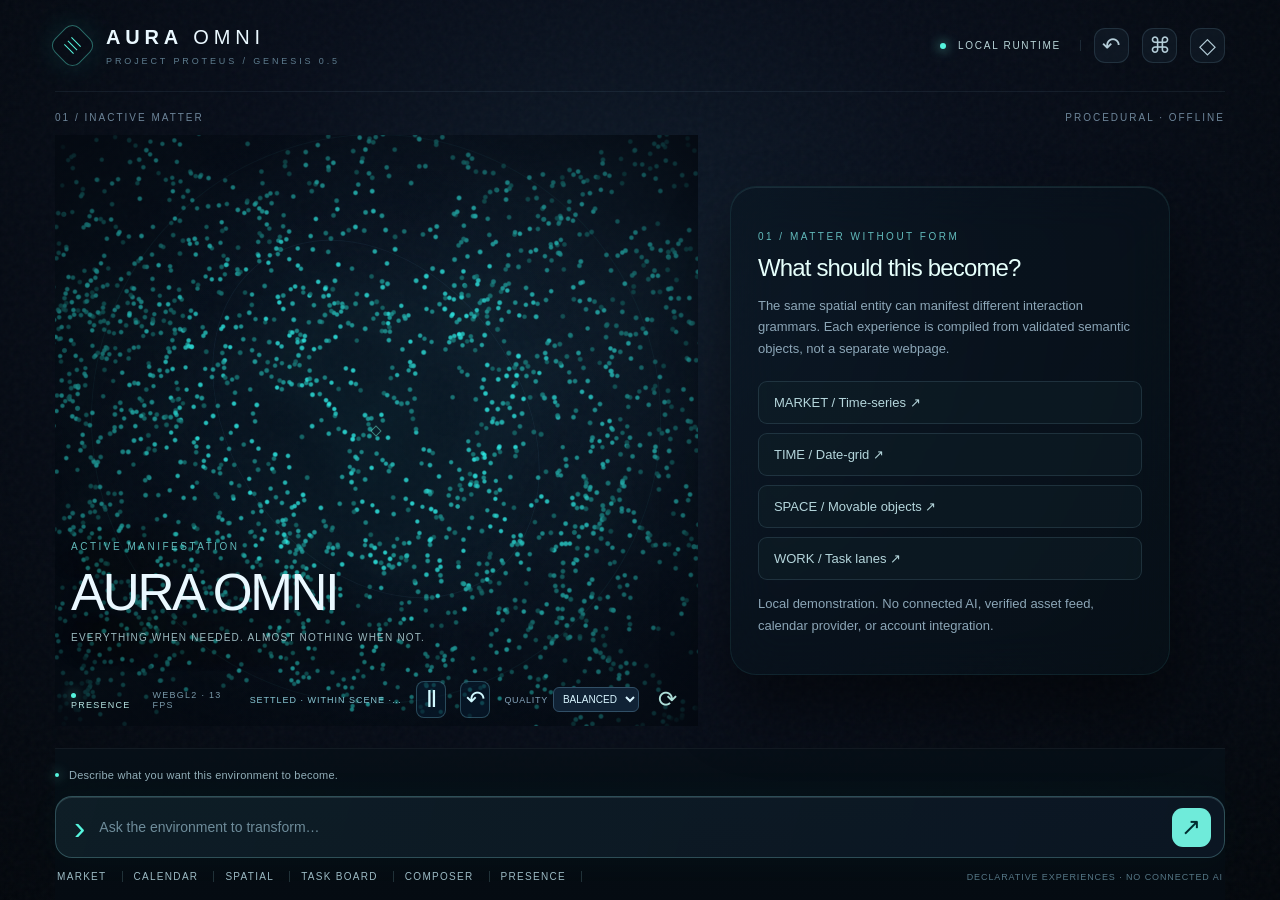
<file: proteus/genesis-05/index.html>
<!doctype html><html lang="en"><head><meta charset="utf-8"><meta name="viewport" content="width=device-width,initial-scale=1,viewport-fit=cover"><meta name="theme-color" content="#050911"><meta name="description" content="GENESIS 0.5 isolated semantic morphing runtime — Project PROTEUS"><title>AURA OMNI · GENESIS 0.5</title><style>:root{color-scheme:dark;--night:#050a12;--ink:#eaf8ff;--muted:#8396a9;--aqua:#56f5de;--ice:#94caff;--violet:#a98dff;--gold:#f0b36b;--line:rgba(163,224,248,.13);font-family:Inter,'Segoe UI',Arial,sans-serif}*{box-sizing:border-box}html,body{margin:0;min-height:100%;background:var(--night);color:var(--ink)}body{overflow-x:hidden;background:radial-gradient(ellipse at 48% 33%,#101d2c 0,#080e1a 42%,#03070c 98%)}button,input{font:inherit}button{cursor:pointer}button:focus-visible,input:focus-visible{outline:2px solid var(--aqua);outline-offset:3px}[hidden]{display:none!important}.visually-hidden{position:absolute;clip:rect(0,0,0,0);width:1px;height:1px;overflow:hidden}.surface-noise{position:fixed;inset:0;z-index:0;opacity:.12;pointer-events:none;background-image:url('data:image/svg+xml,%3Csvg viewBox=%220 0 180 180%22 xmlns=%22http://www.w3.org/2000/svg%22%3E%3Cfilter id=%22n%22%3E%3CfeTurbulence type=%22fractalNoise%22 baseFrequency=%220.92%22 numOctaves=%223%22 stitchTiles=%22stitch%22/%3E%3C/filter%3E%3Crect width=%22180%22 height=%22180%22 filter=%22url(%23n)%22 opacity=%22.27%22/%3E%3C/svg%3E')}.app{position:relative;z-index:1;max-width:1720px;min-height:100svh;margin:auto;padding:0 4.3vw;display:flex;flex-direction:column}.topbar{height:92px;display:flex;align-items:center;justify-content:space-between;border-bottom:1px solid rgba(169,224,248,.075)}.brand{display:flex;gap:16px;align-items:center}.brand b{display:block;font-size:20px;letter-spacing:.24em;font-weight:720}.brand-light{font-weight:250}.brand small{display:block;color:#5e7c8e;font-size:9px;letter-spacing:.32em;margin-top:7px}.brand-sigil{width:35px;height:35px;border:1px solid rgba(94,246,223,.4);display:grid;place-content:center;transform:rotate(45deg);border-radius:10px;box-shadow:0 0 30px #1ef1d21f}.brand-sigil span{width:13px;height:1px;background:var(--aqua);margin:2px;display:block}.topright{display:flex;align-items:center;gap:13px}.live{font-size:10px;letter-spacing:.17em;color:#b8d4d7;border-right:1px solid var(--line);padding-right:19px}.live i,.feedback-light,.pulse{width:6px;height:6px;display:inline-block;border-radius:100%;background:var(--aqua);box-shadow:0 0 12px #6fffe3}.live i{margin-right:8px}.icon-button{display:grid;place-items:center;background:#18253270;color:#b5ced9;border:1px solid var(--line);width:35px;height:35px;border-radius:11px;font-size:22px}.microline{display:flex;justify-content:space-between;padding-top:20px;font-size:10px;letter-spacing:.2em;color:#6d8599}.stage{flex:1;display:grid;grid-template-columns:minmax(0,1.13fr) minmax(380px,.87fr);gap:clamp(15px,2.5vw,48px);align-items:stretch;min-height:min(660px,66vh);padding-top:12px;padding-bottom:22px}.world{min-height:520px;position:relative;touch-action:none;user-select:none;overflow:hidden;isolation:isolate;background:radial-gradient(ellipse at 50% 52%,#08222c70 0,#06132222 51%,transparent 76%)}.world-vignette{position:absolute;inset:-10%;background:radial-gradient(ellipse at 50% 49%,transparent 30%,#03091088 67%,#050a12 84%);pointer-events:none;z-index:2}.world-orbit{position:absolute;border:1px solid rgba(84,207,219,.075);border-radius:50%;width:min(60vw,570px);height:min(60vw,570px);left:50%;top:48%;transform:translate(-50%,-50%) rotate(25deg);pointer-events:none}.world-orbit-two{width:min(42vw,390px);height:min(42vw,390px);border-color:#7fc4e711;transform:translate(-50%,-50%) rotate(-36deg) scaleX(.74)}#worldCanvas{position:absolute;inset:0;width:100%;height:100%;z-index:1;filter:drop-shadow(0 0 17px rgba(79,230,215,.38))}.focus-hair{position:absolute;inset:50% auto auto 50%;width:8px;height:8px;border:1px solid #78f6dd78;transform:translate(-50%,-50%) rotate(45deg);z-index:3;pointer-events:none}.stage-label{position:absolute;z-index:4;bottom:73px;left:16px;pointer-events:none;text-shadow:0 5px 30px #02080d}.stage-kicker,.section-eyebrow{font-size:10px;color:#62babb;letter-spacing:.25em}.stage-label h1{font-size:clamp(25px,4vw,56px);font-weight:360;letter-spacing:-.046em;margin:9px 0}.stage-label p{font-size:10px;color:#9bb9bf;letter-spacing:.12em;max-width:390px}.world-footer{position:absolute;z-index:4;bottom:8px;left:16px;right:16px;display:flex;align-items:center;justify-content:space-between;gap:14px;font-size:9px;letter-spacing:.14em;color:#7999a9}.world-footer>span:first-child{color:#b7e4e2}.pulse{margin-right:8px;width:5px;height:5px}.world-footer button{background:none;color:#afdfd9;font-size:23px;border:0;padding:5px}.experience{position:relative;z-index:5;align-self:center;width:100%;max-width:620px;min-height:400px;max-height:min(685px,72vh);overflow:auto;overscroll-behavior:contain;padding:27px 27px 25px;border:1px solid var(--line);border-radius:26px;background:linear-gradient(135deg,#111d2bd8,#08121ce8 58%,#07111ab3);box-shadow:0 35px 65px #0007, inset 0 1px #b5f7ff18;backdrop-filter:blur(22px);scrollbar-color:#37545a transparent}.experience.is-presence{max-width:440px;min-height:310px;background:linear-gradient(135deg,#07152075,#07151b66);border-color:#5ff4e715}.experience-heading{display:flex;gap:16px;align-items:flex-start;justify-content:space-between}.experience h2{font-weight:430;letter-spacing:-.035em;font-size:clamp(24px,2.5vw,37px);margin:12px 0 7px}.experience h3{font-size:12px;letter-spacing:.13em;color:#d2edee;font-weight:500;text-transform:uppercase}.description{font-size:13px;line-height:1.65;color:#8ca6b7}.pill{display:inline-flex;align-items:center;gap:7px;padding:7px 9px;border:1px solid var(--line);color:#91c6cc;font-size:9px;white-space:nowrap;letter-spacing:.12em;border-radius:7px}.info-rule{height:1px;background:linear-gradient(90deg,#8fc9d828,transparent);margin:18px 0}.presence-message{font-family:Georgia,serif;font-style:italic;font-size:clamp(19px,2.5vw,29px);font-weight:normal;line-height:1.38;color:#d6f7f1;max-width:360px;margin:26px 0}.presence-items{display:grid;gap:9px;margin-top:22px}.presence-items button{color:#b5d6dc;background:#12232b66;border:1px solid var(--line);padding:13px 15px;text-align:left;border-radius:9px;font-size:13px;display:flex;align-items:center;justify-content:space-between}.presence-items button span{color:var(--aqua)}.data-summary{display:grid;grid-template-columns:1fr 1fr;gap:12px;margin:18px 0}.metric{background:#071a2587;border:1px solid #8ecbdc14;border-radius:13px;padding:16px;min-width:0}.metric-label{color:#779bab;font-size:10px;letter-spacing:.13em}.metric-value{display:block;font-size:clamp(20px,2.15vw,31px);font-weight:380;letter-spacing:-.045em;margin-top:8px;white-space:nowrap}.metric-note{font-size:10px;color:#9dc6c7;margin-top:7px}.metric-accent{color:var(--aqua)}.button-group{display:flex;gap:7px;flex-wrap:wrap}.choice{border:1px solid #b4eaf224;background:#0c202c87;color:#9fbcc7;padding:9px 12px;border-radius:9px;font-size:11px}.choice[aria-pressed="true"],.choice.selected{border-color:#6ef2d77b;background:#1d4b4b80;color:#d8fff7}.data-chart{width:100%;height:auto;display:block;border:1px solid #ffffff10;border-radius:13px;background:#06131faa;touch-action:none}.chart-tooltip{padding:12px 0;font-size:12px;color:#a9dadd;min-height:40px}.legend{display:flex;align-items:center;justify-content:space-between;margin-bottom:12px;gap:12px}.legend small{font-size:10px;color:#6e95a6}.calendar-nav{display:flex;gap:8px;align-items:center;justify-content:space-between}.calendar-nav h2{font-size:26px;margin:5px 0}.calendar-controls{display:flex;gap:7px}.calendar-controls button,.mini-btn{border:1px solid var(--line);background:#1428346b;color:#bdeae5;border-radius:8px;padding:8px 11px}.day-headings,.calendar-grid{display:grid;grid-template-columns:repeat(7,minmax(0,1fr));gap:5px}.day-headings{margin:22px 0 8px}.day-headings span{font-size:10px;color:#83b4ba;text-align:center}.day{aspect-ratio:1;min-width:0;border-radius:9px;border:1px solid #7cbdcc14;background:#0719279e;color:#e2eaf0;font-size:12px;position:relative;display:grid;place-items:center}.day.today{border-color:#c8dba534}.day.selected{background:#24575ca8;border-color:#68e2d2}.day.has-event:after{content:"";position:absolute;width:4px;height:4px;border-radius:50%;background:#ffc983;bottom:4px;left:50%;transform:translateX(-50%)}.day-empty{border:0;background:transparent}.appointment{display:flex;justify-content:space-between;gap:8px;align-items:center;padding:10px 12px;border-radius:10px;background:#12212a9b;margin:6px 0}.appointment time{font-size:10px;color:var(--aqua);width:45px}.appointment span{flex:1;overflow-wrap:anywhere;font-size:12px}.appointment button{background:none;color:#e5a5a5;border:0;padding:3px 9px}.event-form{display:flex;gap:8px;margin:15px 0 4px;flex-wrap:wrap}.event-form input{background:#06141ed8;border:1px solid #76c9d42e;border-radius:8px;color:var(--ink);padding:11px;min-width:0}.event-form input[type=text]{flex:1 1 155px}.event-form input[type=time]{flex:0 1 110px;color-scheme:dark}.event-form button{background:#22544c;color:#d9fff8;border:1px solid #6bf3d354;padding:10px 12px;border-radius:9px}.model-display{height:160px;margin:8px 0 18px;border:1px solid #78c5db20;border-radius:15px;display:grid;place-items:center;background:radial-gradient(ellipse at center,#1b324053,transparent 70%);position:relative}.chamber{width:112px;height:106px;border:2px solid #88dae377;border-radius:31% 31% 19% 19%;position:relative;overflow:hidden;box-shadow:inset 0 0 30px #57bcaf1c,0 0 34px #55f4df1c}.liquid{position:absolute;left:10%;right:10%;bottom:0;height:60%;border-radius:30% 30% 15% 15%;background:linear-gradient(#c88c4966,#ab63366b);animation:liquidPulse 2.8s ease-in-out infinite}.liquid:before{content:"";position:absolute;inset:4px;border-radius:100%;border-top:2px solid #f1bc8b91}.no-motion .liquid{animation:none}@keyframes liquidPulse{50%{height:68%}}.model-display span{position:absolute;top:13px;left:13px;font-size:9px;color:#94b4c2;letter-spacing:.17em}.knob-row{display:grid;grid-template-columns:70px 1fr 65px;align-items:center;gap:8px;padding:12px 0;border-bottom:1px solid #b9e1ed15}.knob-row label{font-size:11px;color:#a9c7c8}.knob-row output{text-align:right;font-size:12px;color:#d6eee9}.knob-row input{width:100%;accent-color:#58e8cf}.simulation-note{font-size:11px;color:#7d9aaa;line-height:1.65;margin-top:15px}.dock{position:relative;border-top:1px solid #acd0db15;padding:12px 0 18px;background:linear-gradient(#071018e0,#050b12)}.feedback{display:flex;gap:10px;align-items:center;min-height:28px;color:#92aeb9;font-size:11px;letter-spacing:.02em;margin-bottom:7px}.feedback-light{flex:none;width:4px;height:4px}.command-form{height:62px;display:flex;gap:12px;align-items:center;padding:0 13px 0 18px;border:1px solid #82d5d748;border-radius:17px;background:linear-gradient(105deg,#172f397f,#0e1b2ba9);box-shadow:0 0 40px #00f5ce08,inset 0 1px #d7f7fa22}.prompt-symbol{font-size:34px;color:var(--aqua);font-weight:200}.command-form input{flex:1;width:100%;min-width:0;border:0;outline:none;background:transparent;font-size:14px;color:#edfaff}.command-form input::placeholder{color:#6e8c9a}.command-form button{border:0;border-radius:11px;background:#6febda;color:#002b30;font-size:24px;width:39px;height:39px}.quick-actions{display:flex;gap:11px;align-items:center;padding:13px 2px 0;flex-wrap:wrap}.quick-actions button{background:none;color:#9bbac3;font-size:10px;letter-spacing:.13em;border:0;border-right:1px solid #8dc8ce34;padding:0 15px 0 0}.runtime-status{font-size:9px;letter-spacing:.1em;color:#557786;margin-left:auto}.history-drawer{position:fixed;z-index:30;top:93px;right:4vw;width:min(370px,88vw);border:1px solid #79d5da48;border-radius:18px;background:#081823ed;box-shadow:0 20px 80px #000a;padding:22px;backdrop-filter:blur(20px)}.panel-heading{display:flex;justify-content:space-between;align-items:center;letter-spacing:.12em;font-size:11px}.panel-heading button{background:none;border:0;color:#a3d9d7;font-size:24px}.history-drawer #historyList{display:grid;gap:8px;margin-top:17px}.history-drawer #historyList button{padding:11px;border:1px solid var(--line);border-radius:8px;color:#bddbdc;text-align:left;background:#102531b5}.history-drawer p{font-size:11px;color:#758e9d;line-height:1.6}.fade-in{animation:enterPanel .38s ease both}@keyframes enterPanel{from{opacity:.30;transform:translateY(10px)}to{opacity:1;transform:none}}
@media(max-width:970px){.app{padding:0 3.5vw}.stage{grid-template-columns:1fr;gap:0;padding-top:2px}.world{min-height:360px;height:42vh}.world-orbit{width:380px;height:380px}.world-orbit-two{width:290px;height:290px}.stage-label{bottom:55px}.experience{max-width:100%;max-height:none;min-height:280px;margin:0 0 18px;padding:23px}.experience.is-presence{max-width:100%}.topbar{height:74px}.microline{padding-top:13px}}
@media(max-width:480px){.app{padding:0 16px}.topbar{height:67px}.brand b{font-size:14px}.brand small{font-size:7px;letter-spacing:.19em}.brand-sigil{width:27px;height:27px}.live{display:none}.microline{font-size:8px}.world{height:33vh;min-height:245px}.world-orbit{width:290px;height:290px}.world-orbit-two{width:220px;height:220px}.stage-label{left:4px;bottom:44px}.stage-label h1{font-size:27px}.stage-label p{font-size:8px;line-height:1.5;margin-bottom:0}.world-footer{left:5px;right:5px;bottom:4px;font-size:8px}.experience{border-radius:17px;padding:18px 17px;margin-bottom:8px}.experience h2{font-size:24px}.data-summary{gap:7px}.metric{padding:12px}.metric-value{font-size:22px}.day-headings,.calendar-grid{gap:3px}.day{border-radius:7px;font-size:11px}.dock{padding:9px 0 12px}.command-form{height:54px;border-radius:12px}.command-form input{font-size:12px}.feedback{font-size:10px}.quick-actions{gap:8px}.quick-actions button{font-size:9px;padding-right:8px}.runtime-status{width:100%;margin-top:3px}}
@media(prefers-reduced-motion:reduce){*,*:before,*:after{animation-duration:.01ms!important;transition-duration:.01ms!important}}
/* GENESIS 0.4 composable presentation families */
.experience-block{margin:18px 0 26px;padding:20px 0;border-top:1px solid rgba(131,198,209,.13);min-width:0}.block-heading{display:flex;align-items:baseline;justify-content:space-between;flex-wrap:wrap;gap:8px;margin-bottom:16px}.block-type{font-size:10px;letter-spacing:.18em;color:#67dccb}.block-title{font-size:19px;letter-spacing:.02em;color:#e3f9f8;font-weight:500}.chart-top{display:flex;justify-content:space-between;flex-wrap:wrap;gap:10px}.spectral-chart{width:100%;display:block;aspect-ratio:720/320;touch-action:pan-y;overflow:visible}.chart-stat{display:flex;gap:8px;align-items:baseline;flex-wrap:wrap;margin:14px 0}.chart-stat span{color:#96b5be;font-size:11px;letter-spacing:.14em}.chart-stat strong{font-size:24px;color:#d8fff9}.chart-stat small{color:#80d9ce}.chart-hint{font-size:12px;color:#b3cbd0;padding:8px 0}.experience-tail{display:flex;flex-wrap:wrap;gap:12px;margin:24px 0}.calendar-toolbar{display:flex;align-items:center;justify-content:space-between;margin:16px 0;color:#effffc}.calendar-toolbar strong{font-size:21px;font-weight:500}.appointment-editor{margin-top:20px}.appointment-editor h3{font-size:15px}.assembly-layout{display:grid;grid-template-columns:minmax(0,1.5fr) minmax(180px,1fr);gap:18px;align-items:center}.assembly-plan{display:block;min-width:0;width:100%;max-height:330px;touch-action:none;background:radial-gradient(ellipse,rgba(71,183,180,.11),transparent 75%);border:1px solid rgba(139,219,218,.14);border-radius:18px}.assembly-selected circle:first-child{stroke-width:4}.assembly-details{padding:12px 0}.assembly-details h3{font-size:21px;color:#dcfff9;margin:8px 0}.assembly-buttons{display:flex;flex-wrap:wrap;gap:7px;margin:14px 0}.assembly-buttons button{min-width:37px}.task-board{display:grid;grid-template-columns:repeat(auto-fit,minmax(135px,1fr));gap:12px;align-items:start;min-height:160px}.task-lane{min-height:130px;border:1px solid rgba(121,190,207,.17);background:rgba(24,45,59,.48);border-radius:16px;padding:12px}.task-lane-head{display:flex;align-items:center;justify-content:space-between;gap:8px;margin-bottom:14px}.task-lane-head h3{font-size:12px;font-weight:600;color:#c6eced}.task-card{padding:11px;margin:9px 0;border:1px solid rgba(110,202,204,.22);border-radius:10px;background:rgba(62,102,111,.24);color:#e1f8f5;font-size:13px;cursor:grab}.task-actions{display:flex;gap:5px;justify-content:space-between;margin-top:10px}.task-actions select,.task-add select{max-width:100%;color:#c3e7e9;background:#17313f;border:1px solid #406574;padding:6px;border-radius:8px}.task-actions select{width:75%;font-size:11px}.task-add{display:flex;gap:8px;align-items:center;flex-wrap:wrap;margin-top:15px}.task-add input,.task-add select{flex:1 1 110px;min-width:0}.composer-modal{position:fixed;inset:12px;z-index:50;max-width:min(850px,calc(100vw - 24px));max-height:calc(100dvh - 24px);width:100%;margin:auto;background:rgba(7,19,30,.98);border:1px solid rgba(85,213,209,.5);border-radius:23px;color:#e5fbfa;box-shadow:0 40px 120px rgba(0,0,0,.8);padding:26px;overflow:auto}.composer-modal::backdrop{background:rgba(2,7,12,.80);backdrop-filter:blur(8px)}.composer-modal h2{font-size:21px;margin-bottom:9px}.composer-top,.composer-actions{display:flex;flex-wrap:wrap;gap:9px;margin:14px 0}.composer-input{display:block;width:100%;min-height:290px;border:1px solid rgba(103,193,190,.33);border-radius:14px;background:rgba(8,24,35,.94);color:#baffef;font:12px/1.5 ui-monospace,monospace;padding:16px;resize:vertical;white-space:pre;tab-size:2}.composer-status{font-size:12px;color:#c0ebde}.compile-button{background:linear-gradient(125deg,#59edd6,#c0f7ef);color:#06252c;border:0;border-radius:10px;padding:12px 18px;font-weight:700}.presence-intro{padding-top:12px}.presence-intro h2{font-size:24px;color:#e6fffb;margin:10px 0}.calendar-grid .day{min-height:36px}.task-add input,.event-form input{color:#eefcfb!important}
@media (max-width:760px){.assembly-layout{grid-template-columns:1fr}.assembly-plan{max-height:230px}.task-board{grid-template-columns:repeat(auto-fit,minmax(110px,1fr))}.task-card{font-size:12px;padding:8px}.task-actions{flex-wrap:wrap}.task-actions select{width:100%}.composer-modal{padding:15px}.spectral-chart{aspect-ratio:720/380}.experience-block{padding-top:12px;margin-top:12px}.chart-stat strong{font-size:20px}.task-add input{min-width:140px}.composer-input{min-height:200px}}

/* GENESIS 0.5: functional cinematic controls, responsive without interfering with stage gestures. */
#directorStatus{font-size:9px;letter-spacing:.11em;color:#88c6d3;max-width:210px;overflow:hidden;white-space:nowrap;text-overflow:ellipsis}
.world-footer .cinematic-control{border:1px solid rgba(128,211,234,.28);background:rgba(9,30,50,.55);color:#d1f9ff;border-radius:8px;min-width:30px;min-height:30px;padding:4px;cursor:pointer}
.quality-label{display:flex;align-items:center;gap:5px;color:#85a4bb;font-size:9px;letter-spacing:.08em}
#graphicsQuality{background:#102235;color:#d8f5ff;border:1px solid #314f66;border-radius:6px;font-size:10px;padding:5px;max-width:91px}
@media(max-width:600px){.world-footer{flex-wrap:wrap;gap:5px!important;padding-bottom:8px!important}#directorStatus{max-width:130px;font-size:8px}.quality-label{font-size:8px}#graphicsQuality{max-width:85px}}
@media(prefers-reduced-motion:reduce){.world-orbit{animation:none!important}}
/* GENESIS 0.5 mobile director layout: no labels may collide with controls. */
@media(max-width:760px){
 .stage-label{bottom:130px;left:12px;right:12px}
 .stage-label h1{font-size:clamp(24px,7vw,36px);margin:6px 0}
 .stage-label p{line-height:1.35;max-width:95%;white-space:normal}
 .world-footer{display:grid;grid-template-columns:minmax(0,1fr) 38px 38px 98px 34px;grid-template-rows:32px 22px;gap:3px;bottom:7px;left:12px;right:12px;align-items:center;font-size:8px;letter-spacing:.04em}
 .world-footer>span:first-child{grid-column:1/2;grid-row:1;overflow:hidden;white-space:nowrap}
 #renderStatus{grid-column:1/2;grid-row:2;font-size:8px}
 #directorStatus{grid-column:2/6;grid-row:2;text-align:right;overflow:hidden;text-overflow:ellipsis;white-space:nowrap;font-size:8px}
 #pauseMotion{grid-column:2;grid-row:1}#reverseMotion{grid-column:3;grid-row:1}
 .quality-label{grid-column:4;grid-row:1;font-size:0}
 .quality-label select{max-width:93px;min-width:90px;font-size:9px;padding:6px 4px}
 #resetCamera{grid-column:5;grid-row:1}
 .world-footer .cinematic-control{width:32px;height:32px;padding:2px;min-width:0;font-size:16px}
 .world-footer>button{margin:0}
}
@media(max-width:370px){.world-footer{grid-template-columns:minmax(0,1fr) 30px 30px 82px 26px;gap:2px}.quality-label select{min-width:77px;max-width:80px;font-size:8px}}
</style></head><body>
<div class="surface-noise" aria-hidden="true"></div>
<div id="app" class="app" data-scene="presence">
 <header class="topbar"><div class="brand"><span class="brand-sigil" aria-hidden="true"><span></span><span></span><span></span></span><div><b>AURA<span class="brand-light"> OMNI</span></b><small>PROJECT PROTEUS / GENESIS 0.5</small></div></div><div class="topright"><span class="live"><i></i> LOCAL RUNTIME</span><button id="historyBtn" class="icon-button" aria-label="Scene history" title="History">↶</button><button id="composerBtn" class="icon-button" aria-label="Experience Composer" title="Compile JSON experience">⌘</button><button id="saveBtn" class="icon-button" aria-label="Save session locally" title="Save to this browser">◇</button></div></header>
 <div class="microline"><span id="eyebrow">01 / INACTIVE MATTER</span><span id="source">PROCEDURAL · OFFLINE</span></div>
 <main class="stage">
  <div class="world" id="world" aria-label="Interactive spatial representation. Drag to rotate, scroll or pinch to zoom.">
   <div class="world-vignette"></div><div class="world-orbit world-orbit-one"></div><div class="world-orbit world-orbit-two"></div>
   <canvas id="worldCanvas" aria-label="Continuously morphing procedural geometry"></canvas>
   <div class="focus-hair" aria-hidden="true"></div>
   <div class="stage-label"><span class="stage-kicker">ACTIVE MANIFESTATION</span><h1 id="sceneTitle">AURA OMNI</h1><p id="sceneSubtitle">EVERYTHING WHEN NEEDED. ALMOST NOTHING WHEN NOT.</p></div>
   <div class="world-footer"><span><i class="pulse" aria-hidden="true"></i> <span id="sceneRole">PRESENCE</span></span><span id="renderStatus">RENDERER INITIALIZING</span><span id="directorStatus" aria-live="off">DIRECTOR / IDLE</span><button id="pauseMotion" class="cinematic-control" title="Pause or resume cinematic transition" aria-label="Pause or resume transition">Ⅱ</button><button id="reverseMotion" class="cinematic-control" title="Reverse to prior experience" aria-label="Reverse transition">↶</button><label class="quality-label" for="graphicsQuality">QUALITY<select id="graphicsQuality" aria-label="Graphics quality"><option value="eco">ECO</option><option value="balanced" selected>BALANCED</option><option value="detailed">DETAIL</option></select></label><button id="resetCamera" title="Reset rotation and zoom" aria-label="Reset camera">⟳</button></div>
  </div>
  <section id="experience" class="experience" aria-label="Active contextual experience"></section>
 </main>
 <div id="historyDrawer" class="history-drawer" hidden><div class="panel-heading"><strong>SCENE CONTINUITY</strong><button id="closeHistory" aria-label="Close history">×</button></div><div id="historyList"></div><p>History preserves your financial chart span and local calendar events.</p></div>
 <footer class="dock"><div id="feedback" class="feedback" role="status" aria-live="polite"><span class="feedback-light"></span><span id="feedbackText">Describe what you want this environment to become.</span></div><form id="commandForm" class="command-form"><span class="prompt-symbol">›</span><label for="command" class="visually-hidden">Natural language command</label><input id="command" maxlength="280" autocomplete="off" placeholder="Ask the environment to transform…" aria-label="Command AURA OMNI"><button id="send" type="submit" aria-label="Execute command">↗</button></form><div class="quick-actions" aria-label="Quick commands"><button data-command="Show Bitcoin">MARKET</button><button data-command="Show my calendar">CALENDAR</button><button data-command="Show espresso extraction">SPATIAL</button><button data-command="Show tasks">TASK BOARD</button><button data-command="Open composer">COMPOSER</button><button data-command="Return to yourself">PRESENCE</button><span class="runtime-status">DECLARATIVE EXPERIENCES · NO CONNECTED AI</span></div></footer>
</div><script type="module">
// == model ==
const palette = { aqua: [.18, .95, .91], ice: [.47, .78, 1], violet: [.67, .45, 1], gold: [1, .69, .28] };
const object = (id, kind, meaning, color, count, additional = {}) => ({ id, kind, meaning, provenance: 'ILLUSTRATIVE', color: [color[0], color[1], color[2]], count, ...additional });
function syntheticPrices() {
    const start = Date.UTC(2026, 10, 17, 0, 0);
    return Array.from({ length: 97 }, (_, i) => ({ time: new Date(start + i * 15 * 60000).toISOString(), BTC: 64200 + 1400 * Math.sin(i / 10) + i * 18 + 380 * Math.sin(i * .77), ETH: 3200 + 100 * Math.sin(i / 12 + .8) + i * 2 + 35 * Math.cos(i * .62) }));
}
function ymd(year, month, day) { return `${year}-${String(month + 1).padStart(2, '0')}-${String(day).padStart(2, '0')}`; }
function validYmd(value) { return /^\d{4}-(0[1-9]|1[0-2])-(0[1-9]|[12]\d|3[01])$/.test(value) && !Number.isNaN(Date.parse(`${value}T12:00:00Z`)) && new Date(`${value}T12:00:00Z`).toISOString().slice(0, 10) === value; }
function monthCells(year, month) {
    if (!Number.isInteger(year) || year < 1970 || year > 2100 || !Number.isInteger(month) || month < 0 || month > 11)
        throw Error('Date range invalid');
    const offset = (new Date(year, month, 1).getDay() + 6) % 7;
    const len = new Date(year, month + 1, 0).getDate();
    return Array.from({ length: Math.ceil((offset + len) / 7) * 7 }, (_, i) => { const day = i - offset + 1; return day >= 1 && day <= len ? ymd(year, month, day) : null; });
}
function defaultState(now = new Date()) {
    return {
        finance: { hours: 24, series: 'BTC', hoveredIndex: null },
        calendar: { year: now.getFullYear(), month: now.getMonth(), selected: ymd(now.getFullYear(), now.getMonth(), now.getDate()), events: [] },
        flow: { pressure: 9, resistance: 4, duration: 25 }
    };
}
function createScene(chapter, state) {
    if (chapter === 'presence')
        return { id: chapter, title: 'AURA OMNI', subtitle: 'EVERYTHING WHEN NEEDED. ALMOST NOTHING WHEN NOT.', annotation: '01 / INACTIVE MATTER', role: 'PRESENCE', objects: [object('identity:proteus', 'membrane', 'Persistent non-sentient AURA identity', palette.aqua, 2200)], permissions: [], source: 'PROCEDURAL' };
    if (chapter === 'finance') {
        const full = syntheticPrices();
        const filtered = full.filter((_, i) => i >= full.length - 1 - state.finance.hours * 4);
        const prices = filtered.map(d => d[state.finance.series]);
        return { id: chapter, title: 'MARKET FORM', subtitle: `${state.finance.series} / ${state.finance.hours}-HOUR PRICE STRUCTURE`, annotation: '02 / MARKET · SYNTHETIC DATA', role: 'ANALYST', objects: [
                object('identity:proteus', 'membrane', 'Same AURA identity, orbiting the representation', palette.aqua, 370, { position: [-1.25, .81, -.38], size: [.24, .24, .24] }),
                object('asset:' + state.finance.series, 'ribbon', 'Synthetic timestamped asset price curve', palette.ice, 1200, { values: prices, position: [.12, .03, 0], size: [2.8, 1.25, 1] }),
                object('asset:time-axis', 'line', 'Temporal axis of the price series', palette.violet, 210, { position: [.05, -.7, -.1], size: [2.9, 0, 0] }),
                object('asset:volatility', 'spray', 'Abstract volatility envelope, not literal price data', palette.aqua, 420, { position: [.0, .05, -.6], size: [3, 1.4, .25] })
            ], permissions: [], source: 'SYNTHETIC' };
    }
    if (chapter === 'calendar') {
        const cells = monthCells(state.calendar.year, state.calendar.month);
        const selectedIndex = Math.max(0, cells.indexOf(state.calendar.selected));
        const col = selectedIndex % 7, row = Math.floor(selectedIndex / 7);
        const ringX = .1 + (col + .5 - 3.5) * 2.9 / 7, ringY = .03 + (Math.ceil(cells.length / 7) / 2 - row - .5) * 1.8 / Math.ceil(cells.length / 7);
        return { id: chapter, title: 'TEMPORAL FORM', subtitle: new Date(state.calendar.year, state.calendar.month, 1).toLocaleDateString('en', { month: 'long', year: 'numeric' }).toUpperCase(), annotation: '03 / TIME · PRIVATE TO THIS BROWSER', role: 'TIMEKEEPER', objects: [
                object('identity:proteus', 'membrane', 'Persistent AURA identity at the calendar anchor', palette.aqua, 350, { position: [-1.12, .85, -.3], size: [.25, .25, .25] }),
                object('calendar:month', 'grid', 'Calendar cells representing actual local dates', palette.ice, 1100, { rows: Math.ceil(cells.length / 7), cols: 7, position: [.1, .03, 0], size: [2.9, 1.8, 1] }),
                object('calendar:day:' + state.calendar.selected, 'ring', 'Current selected day in local calendar', palette.gold, 320, { position: [ringX, ringY, .07], size: [.18, .18, .18] }),
                ...state.calendar.events.filter(e => cells.includes(e.day)).slice(0, 12).map((e, i) => { const k = cells.indexOf(e.day), c = k % 7, r = Math.floor(k / 7), rows = Math.ceil(cells.length / 7); return object('event:' + e.id, 'sphere', 'Local appointment ' + e.title, palette.violet, 55, { position: [.1 + (c + .5 - 3.5) * 2.9 / 7, .03 + (rows / 2 - r - .5) * 1.8 / rows, .14], size: [.024, .024, .024] }); })
            ], permissions: [], source: 'LOCAL' };
    }
    return { id: chapter, title: 'FLUID FORM', subtitle: 'ESPRESSO / EDUCATIONAL FLOW PROXY', annotation: '04 / MECHANICS · SIMPLIFIED MODEL', role: 'EXPLAINER', objects: [
            object('identity:proteus', 'membrane', 'Persistent AURA identity as guide to the model', palette.aqua, 340, { position: [-1.2, .82, -.25], size: [.25, .25, .25] }),
            object('espresso:chamber', 'cylinder', 'Transparent espresso machine chamber', palette.ice, 660, { position: [0, .25, 0], size: [.9, 1.3, .9] }),
            object('espresso:water', 'helix', 'Water path as animated schematic', palette.aqua, 540, { position: [0, .0, 0], size: [.5, 1.7, .5], turns: 5 }),
            object('espresso:flow', 'spray', 'Illustrative extracted liquid particle flow', palette.gold, 380, { position: [0, -.82, 0], size: [.33, .55, .32] })
        ], permissions: [], source: 'ILLUSTRATIVE' };
}
function flowMetrics(flow) {
    // Educational proxy, NOT a physical extraction solver.
    const rate = flow.pressure / (flow.resistance + 1) * .8;
    return { flowRate: rate, yield: rate * flow.duration, ratio: rate * flow.duration / 18 };
}
function filteredPrices(state) { const arr = syntheticPrices(); return arr.slice(-(state.hours * 4 + 1)); }


// == runtime ==
class ProteusRuntime {
    identity = 'identity:proteus';
    state;
    active = 'presence';
    scene;
    transition = null;
    timeline = ['presence'];
    index = 0;
    constructor(now = new Date()) { this.state = defaultState(now); this.scene = createScene('presence', this.state); }
    get history() { return [...this.timeline]; }
    get canBack() { return this.index > 0; }
    get transitionProgress() { return !this.transition ? 1 : Math.min(1, Math.max(0, (performance.now() - this.transition.startedAt) / this.transition.duration)); }
    enter(next, at = performance.now()) {
        const origin = this.scene;
        const nextScene = createScene(next, this.state);
        this.active = next;
        this.scene = nextScene;
        this.timeline = this.timeline.slice(0, this.index + 1);
        this.timeline.push(next);
        this.index++;
        this.transition = { from: origin.id, to: next, fromScene: origin, toScene: nextScene, startedAt: at, duration: 1450 };
    }
    refresh() { this.scene = createScene(this.active, this.state); }
    back(at = performance.now()) { if (!this.canBack)
        return false; const from = this.scene; this.index--; this.active = this.timeline[this.index]; this.scene = createScene(this.active, this.state); this.transition = { from: from.id, to: this.active, fromScene: from, toScene: this.scene, startedAt: at, duration: 1250 }; return true; }
    setSpan(hours) { if (![6, 12, 24].includes(hours))
        throw Error('Span unsupported'); this.state.finance.hours = hours; if (this.active === 'finance')
        this.refresh(); }
    setSeries(series) { if (!['BTC', 'ETH'].includes(series))
        throw Error('Unknown series'); this.state.finance.series = series; if (this.active === 'finance')
        this.refresh(); }
    changeMonth(offset) { if (!Number.isInteger(offset) || Math.abs(offset) > 24)
        throw Error('Invalid month offset'); const s = this.state.calendar; const next = new Date(s.year, s.month + offset, 1); if (next.getFullYear() < 1970 || next.getFullYear() > 2100)
        throw Error('Date out of range'); s.year = next.getFullYear(); s.month = next.getMonth(); s.selected = ymd(s.year, s.month, 1); if (this.active === 'calendar')
        this.refresh(); return monthCells(s.year, s.month); }
    selectDay(day) { if (!validYmd(day) || day.slice(0, 7) !== ymd(this.state.calendar.year, this.state.calendar.month, 1).slice(0, 7))
        throw Error('Day is not in active month'); this.state.calendar.selected = day; if (this.active === 'calendar')
        this.refresh(); }
    addEvent(day, title, time) { if (!validYmd(day))
        throw Error('Invalid day'); const t = title.trim(); if (!t || t.length > 90 || /[<>]/.test(t))
        throw Error('Invalid title'); if (!/^([01]\d|2[0-3]):[0-5]\d$/.test(time))
        throw Error('Invalid event time'); if (this.state.calendar.events.length >= 200)
        throw Error('Local event quota reached'); const event = { id: 'e-' + (typeof crypto !== 'undefined' && typeof crypto.randomUUID === 'function' ? crypto.randomUUID() : `${Date.now().toString(36)}-${Math.random().toString(36).slice(2)}`), day, title: t, time, createdAt: new Date().toISOString() }; this.state.calendar.events.push(event); return event; }
    deleteEvent(id) { const length = this.state.calendar.events.length; this.state.calendar.events = this.state.calendar.events.filter(e => e.id !== id); return length !== this.state.calendar.events.length; }
    setFlow(key, value) { const ranges = { pressure: [1, 15], resistance: [1, 10], duration: [5, 60] }; if (!Number.isFinite(value) || value < ranges[key][0] || value > ranges[key][1])
        throw Error('Invalid flow parameter'); this.state.flow[key] = value; }
    save() { try {
        localStorage.setItem('proteus:genesis03:v1', JSON.stringify({ version: 1, state: this.state, active: this.active }));
        return true;
    }
    catch {
        return false;
    } }
    load() { try {
        const value = localStorage.getItem('proteus:genesis03:v1');
        if (!value)
            return false;
        const o = JSON.parse(value);
        if (o.version !== 1 || !['presence', 'finance', 'calendar', 'flow'].includes(o.active) || !o.state || !Array.isArray(o.state.calendar?.events) || o.state.calendar.events.length > 200 || !o.state.calendar.events.every((e) => validYmd(e.day) && typeof e.title === 'string' && e.title.length <= 90 && /^[0-2]\d:[0-5]\d$/.test(e.time)) || ![6, 12, 24].includes(o.state.finance?.hours) || !['BTC', 'ETH'].includes(o.state.finance?.series))
            return false;
        const s = o.state;
        if (!Number.isInteger(s.calendar.year) || s.calendar.year < 1970 || s.calendar.year > 2100 || !Number.isInteger(s.calendar.month) || s.calendar.month < 0 || s.calendar.month > 11 || !validYmd(s.calendar.selected) || s.calendar.selected.slice(0, 7) !== ymd(s.calendar.year, s.calendar.month, 1).slice(0, 7) || !s.flow || !Number.isFinite(s.flow.pressure) || s.flow.pressure < 1 || s.flow.pressure > 15 || !Number.isFinite(s.flow.resistance) || s.flow.resistance < 1 || s.flow.resistance > 10 || !Number.isFinite(s.flow.duration) || s.flow.duration < 5 || s.flow.duration > 60)
            return false;
        this.state = s;
        this.active = o.active;
        this.scene = createScene(this.active, this.state);
        this.timeline = ['presence', this.active];
        this.index = 1;
        return true;
    }
    catch {
        return false;
    } }
    get diagnostics() { return { identity: this.identity, scene: this.active, history: this.history, transition: this.transition?.to || null, objects: this.scene.objects.map(o => ({ id: o.id, kind: o.kind, meaning: o.meaning })), state: structuredClone(this.state) }; }
}
/** Explicit limited grammar; this is NOT AI or a general-purpose language understanding model. */
function interpret(command, active) {
    const q = command.trim().toLowerCase();
    if (!q)
        return { type: 'message', message: 'Describe a scene to manifest.' };
    if (/^(back|go back|previous scene|undo)$/i.test(q))
        return { type: 'back' };
    if (/^(save|save experience|save this|save state)$/i.test(q))
        return { type: 'save' };
    if (/^(restore|load|restore session|load saved)$/i.test(q))
        return { type: 'load' };
    if (/\b(return|back) to (yourself|presence)|original form|resting form|go home|^presence$/.test(q))
        return { type: 'scene', target: 'presence' };
    if (/\b(calendar|schedule|appointments|month view|my month|dates)\b/.test(q))
        return { type: 'scene', target: 'calendar' };
    if (/\b(espresso|extraction|coffee machine|water flow|fluid model)\b/.test(q))
        return { type: 'scene', target: 'flow' };
    if (/\b(bitcoin|btc|ethereum|eth|price chart|crypto|market)\b/.test(q))
        return { type: 'scene', target: 'finance' };
    if (active === 'finance') {
        const h = /\b(6|12|24)\s*(?:hours?|h)\b/.exec(q);
        if (h)
            return { type: 'span', hours: Number(h[1]) };
    }
    if (active === 'calendar' && /\b(next month|forward month)\b/.test(q))
        return { type: 'month', offset: 1 };
    if (active === 'calendar' && /\b(previous month|last month)\b/.test(q))
        return { type: 'month', offset: -1 };
    return { type: 'message', message: 'Supported: Bitcoin, calendar, espresso, return to presence, go back, save or restore. Natural-language generation requires a separate AI planner.' };
}


// == field ==
const N = 3200;
const f = (i, seed = 0) => { const n = Math.sin(i * 127.1 + seed * 91.7) * 43758.5453; return n - Math.floor(n); };
const smooth = (v) => v * v * (3 - 2 * v);
function sample(obj, i, count) {
    const t = count > 1 ? i / (count - 1) : 0, ang = t * Math.PI * 2, noise = f(i, 3) - .5;
    const [cx, cy, cz] = obj.position || [0, 0, 0];
    const [sx, sy, sz] = obj.size || [1.5, 1.5, 1];
    switch (obj.kind) {
        case 'membrane': {
            // folded toroidal shell; deliberately not a conventional glowing sphere
            const a = 2 * Math.PI * f(i, 11);
            const b = 2 * Math.PI * f(i, 17);
            const lobe = 1 + .25 * Math.sin(a * 5 + Math.sin(b * 3)) + .17 * Math.cos(b * 4);
            const R = (.88 + .26 * Math.cos(b)) * lobe;
            return [cx + sx * (R * Math.cos(a) + .07 * Math.sin(b * 7)), cy + sy * (.52 * Math.sin(b) + .24 * Math.sin(a * 3)), cz + sz * ((.38 * Math.sin(a) + .29 * Math.cos(b)) * lobe)];
        }
        case 'ribbon': {
            const values = obj.values || [0, 1];
            const k = Math.max(0, Math.min(values.length - 1, Math.round(t * (values.length - 1))));
            const v = values[k];
            const min = Math.min(...values), max = Math.max(...values);
            const normal = (v - min) / (max - min || 1);
            return [cx + (t - .5) * sx, cy + (normal - .5) * sy + noise * .018, cz + Math.sin(t * 20) * .02 + noise * .12];
        }
        case 'line': return [cx + (t - .5) * sx, cy + (t - .5) * sy, cz + (t - .5) * sz];
        case 'grid': {
            const cols = obj.cols || 7, rows = obj.rows || 5;
            const perCell = Math.max(1, Math.floor(count / (rows * cols)));
            const index = Math.min(rows * cols - 1, Math.floor(i / perCell));
            const column = index % cols, row = Math.floor(index / cols);
            const cellW = sx / cols, cellH = sy / rows;
            const gx = (column + .5 - cols / 2) * cellW, gy = (rows / 2 - row - .5) * cellH;
            const local = (i % perCell) / perCell, edge = Math.floor(local * 4), u = (local * 4) % 1;
            const dx = edge === 0 ? (-.46 + u * .92) * cellW : edge === 1 ? .46 * cellW : edge === 2 ? (.46 - u * .92) * cellW : -.46 * cellW;
            const dy = edge === 0 ? .44 * cellH : edge === 1 ? (.44 - u * .88) * cellH : edge === 2 ? -.44 * cellH : (-.44 + u * .88) * cellH;
            return [cx + gx + dx, cy + gy + dy, cz + .03 * Math.sin(row + column)];
        }
        case 'ring': {
            const a = ang * 4;
            return [cx + sx * .5 * Math.cos(a), cy + sy * .5 * Math.sin(a), cz + .08 * Math.sin(a * 3)];
        }
        case 'cylinder': {
            const a = 2 * Math.PI * f(i, 2);
            const h = (f(i, 3) - .5) * sy;
            const r = (.80 + f(i, 4) * .14) * sx * .5;
            return [cx + r * Math.cos(a), cy + h, cz + r * Math.sin(a)];
        }
        case 'helix': {
            const a = t * Math.PI * 2 * (obj.turns || 4);
            return [cx + sx * .5 * Math.cos(a), cy + (t - .5) * sy, cz + sz * .5 * Math.sin(a)];
        }
        case 'spray': return [cx + (f(i, 2) - .5) * sx, cy + (f(i, 3) - .5) * sy, cz + (f(i, 4) - .5) * sz];
        case 'sphere': {
            const a = 2 * Math.PI * f(i, 2), z = 2 * f(i, 3) - 1;
            const k = Math.sqrt(1 - z * z);
            return [cx + sx * k * Math.cos(a), cy + sy * z, cz + sz * k * Math.sin(a)];
        }
    }
}
function cloudFor(scene) {
    if (!scene.objects.length || scene.objects.length > 32)
        throw Error('Object count limit');
    const objects = scene.objects;
    const weights = objects.map(o => Math.max(1, Math.min(N, o.count)));
    const total = weights.reduce((a, b) => a + b, 0);
    const nObjs = [];
    let allocated = 0;
    for (let i = 0; i < objects.length; i++) {
        const amount = i === objects.length - 1 ? N - allocated : Math.floor(N * weights[i] / total);
        nObjs.push(amount);
        allocated += amount;
    }
    const positions = new Float32Array(N * 3), colors = new Float32Array(N * 3), ids = [];
    let cursor = 0;
    for (let k = 0; k < objects.length; k++) {
        const obj = objects[k], count = nObjs[k];
        for (let i = 0; i < count; i++) {
            const p = sample(obj, i, count);
            positions.set(p, cursor * 3);
            const luminosity = .4 + .6 * f(i, 18);
            colors.set(obj.color.map(c => Math.min(1, c * luminosity)), cursor * 3);
            ids.push(obj.id);
            cursor++;
        }
    }
    return { positions, colors, ids };
}
function blendCloud(a, b, t) {
    const u = smooth(Math.max(0, Math.min(1, t)));
    const pos = new Float32Array(a.positions.length), col = new Float32Array(a.colors.length);
    for (let i = 0; i < pos.length; i++) {
        pos[i] = a.positions[i] * (1 - u) + b.positions[i] * u;
        col[i] = a.colors[i] * (1 - u) + b.colors[i] * u;
    }
    return { positions: pos, colors: col, ids: b.ids };
}
/** Aligns points by stable semantic object IDs first, then spatially sorted remainder.
 * This preserves the recognizable identity when switching unrelated domains.
 * It is not topology-aware mesh correspondence. */
function alignClouds(source, destination) {
    if (source.positions.length !== destination.positions.length)
        throw Error('Cloud size mismatch');
    const n = source.ids.length;
    if (n !== destination.ids.length)
        throw Error('Cloud ID size mismatch');
    const bins = new Map();
    for (let i = 0; i < n; i++) {
        const id = destination.ids[i];
        const list = bins.get(id) || [];
        list.push(i);
        bins.set(id, list);
    }
    const seen = new Uint8Array(n), mapped = new Int32Array(n).fill(-1);
    // Shared elements match their own semantic identity; no cross-domain relabeling.
    for (let i = 0; i < n; i++) {
        const bucket = bins.get(source.ids[i]);
        if (bucket?.length) {
            const j = bucket.pop();
            mapped[i] = j;
            seen[j] = 1;
        }
    }
    const unmatchedSource = [];
    const unmatchedTarget = [];
    for (let i = 0; i < n; i++) {
        if (mapped[i] < 0)
            unmatchedSource.push(i);
        if (!seen[i])
            unmatchedTarget.push(i);
    }
    // Meaningless geometric residuals are matched by ordered screen position to reduce crossing.
    const order = (a, b, cloud) => cloud.positions[a * 3] - cloud.positions[b * 3] || cloud.positions[a * 3 + 1] - cloud.positions[b * 3 + 1];
    unmatchedSource.sort((a, b) => order(a, b, source));
    unmatchedTarget.sort((a, b) => order(a, b, destination));
    for (let k = 0; k < unmatchedSource.length; k++)
        mapped[unmatchedSource[k]] = unmatchedTarget[k];
    const positions = new Float32Array(n * 3), colors = new Float32Array(n * 3), ids = new Array(n);
    for (let i = 0; i < n; i++) {
        const j = mapped[i];
        if (j < 0)
            throw Error('Alignment mismatch');
        positions.set(destination.positions.subarray(j * 3, j * 3 + 3), i * 3);
        colors.set(destination.colors.subarray(j * 3, j * 3 + 3), i * 3);
        ids[i] = destination.ids[j];
    }
    return { positions, colors, ids };
}
/** Remap geometry by stable semantic IDs, not arbitrary particle-array position.
 * An exact identity match retains the recognizable core across any domain.
 * Unmatched objects are reassigned deterministically; no claim of topology identity.
 */
function correlateClouds(from, to) {
    if (from.positions.length !== to.positions.length || from.positions.length !== N * 3)
        throw Error('Invalid geometry contract');
    const sourceGroups = new Map();
    for (let i = 0; i < from.ids.length; i++) {
        const id = from.ids[i];
        const group = sourceGroups.get(id) || [];
        group.push(i);
        sourceGroups.set(id, group);
    }
    const targetCounts = new Map();
    for (const id of to.ids)
        targetCounts.set(id, (targetCounts.get(id) || 0) + 1);
    const order = new Map();
    const pos = new Float32Array(from.positions.length), col = new Float32Array(from.colors.length);
    let matched = 0, identities = 0;
    for (let i = 0; i < N; i++) {
        const id = to.ids[i], group = sourceGroups.get(id), ordinal = order.get(id) || 0;
        order.set(id, ordinal + 1);
        const j = group?.length ? group[Math.min(group.length - 1, Math.floor(ordinal * group.length / (targetCounts.get(id) || 1)))] : ((i * 127 + 31) % N);
        if (group?.length) {
            matched++;
            if (id === 'identity:proteus')
                identities++;
        }
        for (let k = 0; k < 3; k++) {
            pos[i * 3 + k] = from.positions[j * 3 + k];
            col[i * 3 + k] = from.colors[j * 3 + k];
        }
    }
    return { origin: { positions: pos, colors: col, ids: to.ids.slice() }, target: to, matched, identities };
}


// == director ==
const clamp = (v, lo = 0, hi = 1) => Math.max(lo, Math.min(hi, v));
const smoothstep = (t) => { const x = clamp(t); return x * x * (3 - 2 * x); };
const initial = { yaw: .22, pitch: -.08, scale: 1, panX: 0, panY: 0 };
function preferredCamera(scene) {
    const names = new Set(scene.objects.map(o => o.kind));
    if (names.has('ribbon'))
        return { yaw: -.16, pitch: -.03, scale: 1.04, panX: 0, panY: .02 };
    if (names.has('grid'))
        return { yaw: .05, pitch: .0, scale: .99, panX: 0, panY: 0 };
    if (names.has('cylinder') || names.has('helix'))
        return { yaw: .37, pitch: -.14, scale: 1.06, panX: 0, panY: .02 };
    if (names.has('line') || names.has('sphere'))
        return { yaw: .19, pitch: -.07, scale: 1, panX: 0, panY: 0 };
    return { ...initial };
}
function activeShape(scene) { return scene.objects.find(o => o.id !== 'identity:proteus')?.kind || 'membrane'; }
function planTransition(from, to, cameraFrom, cameraTo, reduced = false) {
    const ids = new Set(from.objects.map(o => o.id));
    const shared = to.objects.filter(o => ids.has(o.id)).map(o => o.id);
    const domainObjects = shared.filter(id => id !== 'identity:proteus');
    let strategy;
    if (from.id === to.id)
        strategy = 'within-scene';
    else if (to.id === 'presence')
        strategy = 'return-to-presence';
    else if (domainObjects.length)
        strategy = 'shared-object';
    else if (activeShape(from) === 'ribbon' && activeShape(to) === 'grid')
        strategy = 'data-to-time';
    else if (activeShape(from) === 'grid' && activeShape(to) === 'ribbon')
        strategy = 'data-to-time';
    else if (to.objects.some(o => ['cylinder', 'helix'].includes(o.kind)))
        strategy = 'spatial-unfold';
    else
        strategy = 'deconstruct-recompose';
    const anchorObj = to.objects.find(o => o.id !== 'identity:proteus' && o.position);
    return { from: from.id, to: to.id, strategy, shared, domainObjects, duration: reduced ? 0 : strategy === 'within-scene' ? 540 : strategy === 'data-to-time' ? 1950 : strategy === 'return-to-presence' ? 1750 : 1650, cameraFrom: { ...cameraFrom }, cameraTo: { ...cameraTo }, anchor: anchorObj?.position ? [...anchorObj.position] : null };
}
function cameraAt(plan, t) {
    const k = smoothstep(t), a = plan.cameraFrom, b = plan.cameraTo;
    const factor = plan.strategy === 'within-scene' ? 0 : plan.strategy === 'data-to-time' ? .31 : .23;
    const withdraw = Math.sin(Math.PI * clamp(t)) * factor;
    // Arc is only a camera framing metaphor; actual data geometry remains unchanged.
    const arc = plan.strategy === 'within-scene' ? 0 : Math.sin(Math.PI * clamp(t)) * .11;
    return { yaw: a.yaw + (b.yaw - a.yaw) * k + arc, pitch: a.pitch + (b.pitch - a.pitch) * k - arc * .3,
        scale: (a.scale + (b.scale - a.scale) * k) * (1 - withdraw), panX: a.panX + (b.panX - a.panX) * k,
        panY: a.panY + (b.panY - a.panY) * k };
}
function easing(t, strategy) {
    const x = clamp(t);
    if (strategy === 'data-to-time')
        return smoothstep(x);
    if (strategy === 'deconstruct-recompose')
        return smoothstep(x);
    return smoothstep(x);
}
class CinematicDirector {
    current;
    scene;
    active = null;
    last = null;
    bookmarks = new Map();
    reducedMotion;
    constructor(scene, reducedMotion = false) { this.scene = scene; this.current = preferredCamera(scene); this.reducedMotion = reducedMotion; this.bookmarks.set(scene.id, { ...this.current }); }
    evaluate(now) {
        if (!this.active)
            return { progress: 1, rawProgress: 1, camera: { ...this.current }, phase: 'settled', strategy: this.last?.strategy || 'within-scene', paused: false, moving: false, choreography: 0, plan: this.last };
        const a = this.active, elapsed = Math.max(0, (a.pauseAt ?? now) - a.startedAt), raw = a.plan.duration ? clamp(elapsed / a.plan.duration) : 1;
        const camera = cameraAt(a.plan, raw);
        const choreo = a.plan.strategy === 'within-scene' ? .12 : a.plan.strategy === 'shared-object' ? .25 : .9;
        return { progress: easing(raw, a.plan.strategy), rawProgress: raw, camera, phase: raw < .24 ? 'withdraw' : raw < .77 ? 'restructure' : raw < 1 ? 'reveal' : 'settled', strategy: a.plan.strategy, paused: a.pauseAt !== null, moving: raw < 1, choreography: choreo, plan: a.plan };
    }
    frame(now) { const f = this.evaluate(now); if (this.active && !f.moving) {
        this.current = { ...this.active.plan.cameraTo };
        this.bookmarks.set(this.scene.id, { ...this.current });
        this.active = null;
        return { ...f, camera: { ...this.current }, progress: 1, rawProgress: 1, phase: 'settled', moving: false, paused: false, choreography: 0 };
    } return f; }
    enter(next, now, options) {
        const from = this.scene, frame = this.evaluate(now), retarget = !!options?.retarget;
        if (!retarget && !this.active)
            this.bookmarks.set(from.id, { ...frame.camera });
        const target = retarget ? { ...frame.camera } : { ...(this.bookmarks.get(next.id) || preferredCamera(next)) };
        const plan = planTransition(from, next, frame.camera, target, this.reducedMotion);
        if (options?.duration !== undefined)
            plan.duration = this.reducedMotion ? 0 : clamp(options.duration, 0, 6000);
        this.scene = next;
        this.current = { ...frame.camera };
        this.last = plan;
        if (!plan.duration) {
            this.current = { ...target };
            this.bookmarks.set(next.id, { ...target });
            this.active = null;
        }
        else
            this.active = { plan, startedAt: now, pauseAt: null };
        return plan;
    }
    pause(now) { if (this.active && this.active.pauseAt === null)
        this.active.pauseAt = now; }
    resume(now) { if (this.active && this.active.pauseAt !== null) {
        this.active.startedAt += now - this.active.pauseAt;
        this.active.pauseAt = null;
    } }
    togglePause(now) { const before = this.isPaused; before ? this.resume(now) : this.pause(now); return !before; }
    skip() { if (this.active) {
        this.current = { ...this.active.plan.cameraTo };
        this.bookmarks.set(this.scene.id, { ...this.current });
        this.active = null;
    } }
    rotate(dx, dy, now) { const pose = this.evaluate(now).camera; this.override({ ...pose, yaw: pose.yaw + dx * .004, pitch: clamp(pose.pitch + dy * .004, -.75, .75) }, now); }
    zoom(factor, now) { const pose = this.evaluate(now).camera; this.override({ ...pose, scale: clamp(pose.scale * factor, .55, 1.85) }, now); }
    reset(now) { this.override(preferredCamera(this.scene), now); }
    override(pose, now) { const frame = this.evaluate(now); this.current = { ...pose }; if (this.active) {
        this.active.plan.cameraFrom = { ...pose };
        this.active.plan.cameraTo = { ...pose };
        this.active.startedAt = now - frame.rawProgress * this.active.plan.duration;
        if (this.active.pauseAt !== null)
            this.active.pauseAt = now;
    } this.bookmarks.set(this.scene.id, { ...pose }); }
    get isMoving() { return this.active !== null; }
    get isPaused() { return this.active !== null && this.active.pauseAt !== null; }
    get savedCameraCount() { return this.bookmarks.size; }
    get diagnostics() { return { scene: this.scene.id, isMoving: this.isMoving, isPaused: this.isPaused, plan: this.last, bookmarks: [...this.bookmarks.keys()], cameraSnapshots: Object.fromEntries(this.bookmarks) }; }
}


// == renderer ==
const vertex = `#version 300 es
precision highp float;
in vec3 aFrom, aTo, cFrom, cTo;
in float aAnchor;
uniform float uMorph,uClock,uYaw,uPitch,uAspect,uScale,uChoreo;
out vec3 vCol;
void main(){
 float t=uMorph*uMorph*(3.0-2.0*uMorph);
 vec3 p=mix(aFrom,aTo,t);
 float v=float(gl_VertexID);
 float turbulence=sin(3.14159*uMorph)*uChoreo*(1.0-aAnchor);
 vec3 whirl=vec3(-p.y,p.x,sin(v*.21))*.16*turbulence;
 p+=whirl;
 p+=.020*vec3(sin(v*7.77+uClock*.49),cos(v*11.1+uClock*.31),sin(v*2.9+uClock*.53));
 float c=cos(uYaw),s=sin(uYaw),cx=cos(uPitch),sx=sin(uPitch);
 p=vec3(c*p.x+s*p.z,p.y,-s*p.x+c*p.z);
 p=vec3(p.x,cx*p.y-sx*p.z,sx*p.y+cx*p.z);
 float perspective=1.0/(1.0+.18*(p.z+1.4));
 gl_Position=vec4(p.x*uScale/uAspect*perspective,p.y*uScale*perspective,p.z*.01,1.);
 gl_PointSize=clamp((2.0+3.2*perspective)*uScale*1.2,1.0,8.0);
 vCol=mix(cFrom,cTo,t);
}`;
const fragment = `#version 300 es
precision highp float; in vec3 vCol;out vec4 o;
void main(){float r=length(gl_PointCoord-.5);float a=(1.-smoothstep(.17,.5,r));o=vec4(vCol,a*.82);}`;
const makeShader = (gl, k, code) => { const s = gl.createShader(k); if (!s)
    throw Error('Shader unavailable'); gl.shaderSource(s, code); gl.compileShader(s); if (!gl.getShaderParameter(s, gl.COMPILE_STATUS))
    throw Error(gl.getShaderInfoLog(s) || 'Shader compile failed'); return s; };
/** Rendering only. Meaning and camera choreography come from separate contracts. */
class MorphRenderer {
    canvas;
    backend;
    error = null;
    ctx = null;
    gl = null;
    program = null;
    buffers = [];
    origin;
    target;
    lastSampledProgress = 1;
    directed = null;
    transitionStart = 0;
    duration = 1450;
    isMoving = false;
    last = 0;
    fps = 0;
    fpsSamples = [];
    yaw = .22;
    pitch = -.08;
    scale = 1;
    pointer = { x: 0, y: 0 };
    frozenClock = 0;
    quality = 'balanced';
    reducedMotion = false;
    geometryMatched = 0;
    identityMatched = 0;
    constructor(canvas, initial) {
        this.canvas = canvas;
        this.target = cloudFor(initial);
        this.origin = this.target;
        let failure = '';
        try {
            this.gl = canvas.getContext('webgl2', { alpha: true, antialias: true, powerPreference: 'high-performance' });
            if (this.gl)
                this.initGL();
        }
        catch (e) {
            failure = String(e);
            this.gl = null;
        }
        if (!this.gl)
            this.ctx = canvas.getContext('2d', { alpha: true });
        this.backend = this.gl ? 'WebGL2' : 'Canvas 2D';
        if (!this.ctx && !this.gl)
            throw Error('No supported canvas backend');
        if (failure)
            console.warn('WebGL2 unavailable, using 2D fallback:', failure);
        this.resize();
        new ResizeObserver(() => this.resize()).observe(canvas);
    }
    initGL() {
        const gl = this.gl;
        const v = makeShader(gl, gl.VERTEX_SHADER, vertex), f = makeShader(gl, gl.FRAGMENT_SHADER, fragment);
        const p = gl.createProgram();
        if (!p)
            throw Error('GL program allocation failed');
        gl.attachShader(p, v);
        gl.attachShader(p, f);
        gl.linkProgram(p);
        if (!gl.getProgramParameter(p, gl.LINK_STATUS))
            throw Error(gl.getProgramInfoLog(p) || 'GL link failure');
        gl.deleteShader(v);
        gl.deleteShader(f);
        this.program = p;
        gl.useProgram(p);
        for (const name of ['aFrom', 'aTo', 'cFrom', 'cTo', 'aAnchor']) {
            const attr = gl.getAttribLocation(p, name);
            const b = gl.createBuffer();
            if (attr < 0 || !b)
                throw Error('Missing GL attribute ' + name);
            this.buffers.push(b);
            gl.bindBuffer(gl.ARRAY_BUFFER, b);
            gl.enableVertexAttribArray(attr);
            gl.vertexAttribPointer(attr, name === 'aAnchor' ? 1 : 3, gl.FLOAT, false, 0, 0);
        }
        gl.enable(gl.BLEND);
        gl.blendFunc(gl.SRC_ALPHA, gl.ONE_MINUS_SRC_ALPHA);
        gl.disable(gl.DEPTH_TEST);
    }
    resize() { const scale = this.quality === 'eco' ? .7 : this.quality === 'balanced' ? 1 : 1.25; const ratio = Math.min((devicePixelRatio || 1) * scale, this.quality === 'eco' ? 1 : this.quality === 'balanced' ? 1.5 : 2); const width = Math.max(1, Math.floor(this.canvas.clientWidth * ratio)), height = Math.max(1, Math.floor(this.canvas.clientHeight * ratio)); if (this.canvas.width !== width || this.canvas.height !== height) {
        this.canvas.width = width;
        this.canvas.height = height;
        this.gl?.viewport(0, 0, width, height);
    } }
    setQuality(q) { if (!['eco', 'balanced', 'detailed'].includes(q))
        throw Error('Unsupported quality'); this.quality = q; this.resize(); }
    get graphicsQuality() { return this.quality; }
    setPointer(x, y) { this.pointer.x = x; this.pointer.y = y; }
    /** Camera adjustments are ultimately coordinated by CinematicDirector in the app. */
    rotate(dx, dy) { this.yaw += dx * .004; this.pitch = Math.max(-.75, Math.min(.75, this.pitch + dy * .004)); }
    zoom(factor) { this.scale = Math.max(.55, Math.min(1.85, this.scale * factor)); }
    setDirectedFrame(frame) { this.directed = frame; this.yaw = frame.camera.yaw; this.pitch = frame.camera.pitch; this.scale = frame.camera.scale; }
    get rotation() { return { yaw: this.yaw, pitch: this.pitch, scale: this.scale, panX: 0, panY: 0 }; }
    /** At interruption, start from the *actually visible* intermediate particle field. */
    morph(scene, at = performance.now(), duration = 1450) {
        const current = blendCloud(this.origin, this.target, this.lastSampledProgress);
        const aligned = correlateClouds(current, cloudFor(scene));
        this.origin = aligned.origin;
        this.target = aligned.target;
        this.geometryMatched = aligned.matched;
        this.identityMatched = aligned.identities;
        this.transitionStart = at;
        this.duration = this.reducedMotion ? 0 : duration;
        this.isMoving = this.duration > 0;
        this.lastSampledProgress = 0;
    }
    get continuity() { return { matchedParticles: this.geometryMatched, identityParticles: this.identityMatched }; }
    get morphProgress() { return this.directed ? this.directed.progress : !this.isMoving ? 1 : Math.min(1, (performance.now() - this.transitionStart) / Math.max(this.duration, 1)); }
    draw(time) {
        this.resize();
        const mix = this.directed ? this.directed.progress : this.isMoving ? Math.min(1, (time - this.transitionStart) / this.duration) : 1;
        this.lastSampledProgress = mix;
        if (mix >= 1)
            this.isMoving = false;
        if (this.directed?.paused) {
            if (!this.frozenClock)
                this.frozenClock = time;
        }
        else
            this.frozenClock = 0;
        const visualTime = this.frozenClock || time;
        if (this.gl)
            this.drawGL(visualTime, mix);
        else
            this.drawCanvas(visualTime, mix);
        if (this.last) {
            const d = time - this.last;
            if (d > 0 && d < 500) {
                this.fpsSamples.push(1000 / d);
                if (this.fpsSamples.length > 35)
                    this.fpsSamples.shift();
                this.fps = Math.round(this.fpsSamples.reduce((a, b) => a + b, 0) / this.fpsSamples.length);
            }
        }
        this.last = time;
    }
    anchorBuffer() { const arr = new Float32Array(N); for (let i = 0; i < N; i++)
        arr[i] = this.target.ids[i] === 'identity:proteus' ? 1 : 0; return arr; }
    drawGL(time, mix) {
        const gl = this.gl, p = this.program;
        gl.clearColor(0, 0, 0, 0);
        gl.clear(gl.COLOR_BUFFER_BIT);
        gl.useProgram(p);
        [this.origin.positions, this.target.positions, this.origin.colors, this.target.colors, this.anchorBuffer()].forEach((arr, i) => { gl.bindBuffer(gl.ARRAY_BUFFER, this.buffers[i]); gl.bufferData(gl.ARRAY_BUFFER, arr, gl.DYNAMIC_DRAW); });
        const u = (name, value) => gl.uniform1f(gl.getUniformLocation(p, name), value);
        u('uMorph', mix);
        u('uClock', time * .001);
        u('uYaw', this.yaw);
        u('uPitch', this.pitch);
        u('uAspect', this.canvas.width / this.canvas.height);
        u('uScale', this.scale * 1.17);
        u('uChoreo', this.directed?.choreography || 0);
        gl.drawArrays(gl.POINTS, 0, N);
    }
    drawCanvas(time, mix) {
        const ctx = this.ctx, w = this.canvas.width, h = this.canvas.height, ratio = w / Math.max(1, this.canvas.clientWidth), scale = this.scale * Math.min(w, h) / 3.6;
        ctx.clearRect(0, 0, w, h);
        const t = mix * mix * (3 - 2 * mix);
        const co = Math.cos(this.yaw), si = Math.sin(this.yaw), cp = Math.cos(this.pitch), sp = Math.sin(this.pitch);
        const stride = this.quality === 'eco' ? 4 : this.quality === 'detailed' ? 1 : this.fps && this.fps < 25 ? 3 : 2;
        const turbulence = Math.sin(Math.PI * mix) * (this.directed?.choreography || 0);
        for (let i = 0; i < N; i += stride) {
            const b = i * 3;
            let x = this.origin.positions[b] * (1 - t) + this.target.positions[b] * t, y = this.origin.positions[b + 1] * (1 - t) + this.target.positions[b + 1] * t, z = this.origin.positions[b + 2] * (1 - t) + this.target.positions[b + 2] * t;
            if (this.target.ids[i] !== 'identity:proteus') {
                x += -.16 * y * turbulence;
                y += .16 * x * turbulence;
                z += Math.sin(i * .21) * .16 * turbulence;
            }
            x += .015 * Math.sin(i * 5.1 + time * .0006);
            y += .012 * Math.cos(i * 4.1 + time * .0007);
            const rx = co * x + si * z, rz = -si * x + co * z, ry = cp * y - sp * rz;
            const rZ = sp * y + cp * rz;
            const perspective = 1 / (1 + .17 * (rZ + 1));
            const px = w / 2 + rx * scale * perspective, py = h / 2 - ry * scale * perspective;
            if (px < 0 || px > w || py < 0 || py > h)
                continue;
            const c = [0, 1, 2].map(j => Math.round(255 * (this.origin.colors[b + j] * (1 - t) + this.target.colors[b + j] * t)));
            ctx.fillStyle = `rgba(${c.join(',')},${.40 + .38 * perspective})`;
            const radius = (w < 700 ? 1.35 : 1.55) * ratio * perspective;
            ctx.beginPath();
            ctx.arc(px, py, radius, 0, Math.PI * 2);
            ctx.fill();
        }
    }
}


// == grammar ==
/** PROTEUS 0.4 / Safe declarative experience grammar. No interpreted JS or network capability. */
const identifier = /^[a-z][a-z0-9:_-]{0,47}$/;
const interactionPalette = { aqua: [.18, .95, .91], ice: [.47, .78, 1], violet: [.67, .45, 1], gold: [1, .69, .28] };
function fail(message) { throw Error(`Experience rejected: ${message}`); }
function record(x) { if (!x || typeof x !== 'object' || Array.isArray(x))
    fail('object required'); return x; }
function exact(o, fields) { for (const key of Object.keys(o))
    if (!fields.includes(key))
        fail('unknown field ' + key); }
function str(x, max = 120) { if (typeof x !== 'string' || !x.trim() || x.length > max || /[\x00-\x08\x0e-\x1f]/.test(x))
    fail('invalid text'); return x.trim(); }
function ident(x) { const v = str(x, 48); if (!identifier.test(v) || ['__proto__', 'prototype', 'constructor'].includes(v))
    fail('invalid identifier'); return v; }
function int(x, min, max) { if (typeof x !== 'number' || !Number.isInteger(x) || x < min || x > max)
    fail('invalid integer'); return x; }
function finite(x, min, max) { if (typeof x !== 'number' || !Number.isFinite(x) || x < min || x > max)
    fail('invalid coordinate or value'); return x; }
function arr(x, max) { if (!Array.isArray(x) || x.length > max)
    fail('invalid array size'); return x; }
function unique(ids) { if (new Set(ids).size !== ids.length)
    fail('duplicate IDs'); }
const sourceValues = ['PROCEDURAL', 'SYNTHETIC', 'LOCAL', 'ILLUSTRATIVE'];
function source(x) { if (!sourceValues.includes(x))
    fail('unknown provenance'); return x; }
function checkBlock(v) {
    const o = record(v), kind = o.kind, id = ident(o.id), title = str(o.title);
    if (kind === 'timeline-chart') {
        exact(o, ['kind', 'id', 'title', 'unit', 'tracks', 'selected', 'window', 'windows']);
        const tracks = arr(o.tracks, 4).map(x => { const t = record(x); exact(t, ['id', 'label', 'points']); const points = arr(t.points, 288).map(q => { const p = record(q); exact(p, ['t', 'v']); const time = str(p.t, 35); if (!Number.isFinite(Date.parse(time)))
            fail('invalid timestamp'); return { t: time, v: finite(p.v, -1e12, 1e12) }; }); if (points.length < 3 || points.some((p, i) => i > 0 && Date.parse(p.t) <= Date.parse(points[i - 1].t)))
            fail('timeline needs ordered timestamps'); return { id: ident(t.id), label: str(t.label, 65), points }; });
        if (!tracks.length)
            fail('no chart tracks');
        unique(tracks.map(x => x.id));
        const windows = arr(o.windows, 6).map(x => int(x, 3, 288));
        unique(windows.map(String));
        const window = int(o.window, 3, 288);
        if (!windows.includes(window))
            fail('window not offered');
        const selected = ident(o.selected);
        if (!tracks.some(x => x.id === selected))
            fail('selected chart track missing');
        return { kind, id, title, unit: str(o.unit, 24), tracks, selected, window, windows };
    }
    if (kind === 'date-grid') {
        exact(o, ['kind', 'id', 'title', 'year', 'month', 'selected', 'events']);
        const year = int(o.year, 1970, 2100), month = int(o.month, 0, 11), selected = str(o.selected, 10);
        if (!monthCells(year, month).includes(selected))
            fail('selected date outside month');
        const events = arr(o.events, 150).map(x => { const e = record(x); exact(e, ['id', 'day', 'title', 'time']); const day = str(e.day, 10), time = str(e.time, 5); if (!validYmd(day) || !/^([01]\d|2[0-3]):[0-5]\d$/.test(time))
            fail('invalid appointment'); return { id: ident(e.id), day, title: str(e.title, 95), time }; });
        unique(events.map(x => x.id));
        return { kind, id, title, year, month, selected, events };
    }
    if (kind === 'spatial-assembly') {
        exact(o, ['kind', 'id', 'title', 'description', 'items', 'selected']);
        const items = arr(o.items, 14).map(v => { const t = record(v); exact(t, ['id', 'name', 'shape', 'x', 'y', 'z', 'color']); if (!['sphere', 'ring', 'cylinder', 'helix'].includes(String(t.shape)) || !Object.keys(interactionPalette).includes(String(t.color)))
            fail('unsupported shape or color'); return { id: ident(t.id), name: str(t.name, 65), shape: t.shape, x: finite(t.x, -1.5, 1.5), y: finite(t.y, -1.5, 1.5), z: finite(t.z, -1.5, 1.5), color: t.color }; });
        if (!items.length)
            fail('assembly is empty');
        unique(items.map(x => x.id));
        const selected = ident(o.selected);
        if (!items.some(x => x.id === selected))
            fail('selected object missing');
        return { kind, id, title, description: str(o.description, 700), items, selected };
    }
    if (kind === 'task-board') {
        exact(o, ['kind', 'id', 'title', 'lanes', 'cards']);
        const lanes = arr(o.lanes, 6).map(v => { const e = record(v); exact(e, ['id', 'title']); return { id: ident(e.id), title: str(e.title, 55) }; });
        if (!lanes.length)
            fail('task board requires a lane');
        unique(lanes.map(x => x.id));
        const cards = arr(o.cards, 80).map(v => { const e = record(v); exact(e, ['id', 'title', 'lane']); const lane = ident(e.lane); if (!lanes.some(x => x.id === lane))
            fail('card lane not found'); return { id: ident(e.id), title: str(e.title, 95), lane }; });
        unique(cards.map(x => x.id));
        return { kind, id, title, lanes, cards };
    }
    if (kind === 'explanation') {
        exact(o, ['kind', 'id', 'title', 'text']);
        return { kind, id, title, text: str(o.text, 2000) };
    }
    return fail('unsupported block kind');
}
/** All input data is copied and schema checked. Unexpected capabilities fail closed. */
function compileExperience(raw) {
    const o = record(raw);
    exact(o, ['version', 'id', 'title', 'subtitle', 'role', 'source', 'permissions', 'blocks']);
    if (o.version !== 1)
        fail('unknown version');
    const permissions = arr(o.permissions, 0);
    if (permissions.length)
        fail('external permissions forbidden');
    const blocks = arr(o.blocks, 12).map(checkBlock);
    if (!blocks.length)
        fail('empty experience');
    unique(blocks.map(x => x.id));
    const result = { version: 1, id: ident(o.id), title: str(o.title, 100), subtitle: str(o.subtitle, 160), role: str(o.role, 55), source: source(o.source), permissions: [], blocks };
    if (JSON.stringify(result).length > 80000)
        fail('experience too large');
    return result;
}
function visual(id, kind, meaning, color, count, extra = {}) { return { id, kind, meaning, color, count, provenance: 'ILLUSTRATIVE', ...extra }; }
/** Scene geometry is derived from WHAT the spec represents, not from a preset page name. */
function sceneFromExperience(spec) {
    const objects = [visual('identity:proteus', 'membrane', 'Persistent AURA OMNI semantic presence', interactionPalette.aqua, 540, { position: [-1.24, .80, -.3], size: [.25, .25, .25] })];
    for (const block of spec.blocks) {
        if (block.kind === 'timeline-chart') {
            const series = block.tracks.find(t => t.id === block.selected);
            const values = series.points.slice(-block.window).map(p => p.v);
            objects.push(visual('plot:' + block.id + ':' + series.id, 'ribbon', 'Temporal values and verified time order, ' + block.title, interactionPalette.ice, 1000, { values, position: [.12, .08, 0], size: [2.85, 1.36, 1] }));
            objects.push(visual('plot-axis:' + block.id, 'line', 'Time axis of ' + block.title, interactionPalette.violet, 175, { position: [.12, -.72, 0], size: [2.9, 0, 0] }));
        }
        else if (block.kind === 'date-grid') {
            const cells = monthCells(block.year, block.month);
            const rows = Math.ceil(cells.length / 7), selectedIndex = Math.max(0, cells.indexOf(block.selected));
            const col = selectedIndex % 7, row = Math.floor(selectedIndex / 7);
            objects.push(visual('date:' + block.id, 'grid', 'Real date grid: ' + block.title, interactionPalette.ice, 850, { cols: 7, rows, position: [.1, .06, 0], size: [2.8, 1.9, 1] }));
            objects.push(visual('selection:' + block.id, 'ring', 'Selected calendar day: ' + block.selected, interactionPalette.gold, 260, { position: [.1 + (col + .5 - 3.5) * 2.8 / 7, .06 + (rows / 2 - row - .5) * 1.9 / rows, .10], size: [.20, .20, .18] }));
            for (const entry of block.events.filter(e => cells.includes(e.day)).slice(0, 7)) {
                const i = cells.indexOf(entry.day), c = i % 7, r = Math.floor(i / 7);
                objects.push(visual('appointment:' + entry.id, 'sphere', 'Local appointment ' + entry.title, interactionPalette.violet, 48, { position: [.1 + (c + .5 - 3.5) * 2.8 / 7, .06 + (rows / 2 - r - .5) * 1.9 / rows, .15], size: [.025, .025, .025] }));
            }
        }
        else if (block.kind === 'spatial-assembly') {
            for (const item of block.items) {
                objects.push(visual('assembly:' + item.id, item.shape, 'Manipulable spatial object ' + item.name, interactionPalette[item.color], 180, { position: [item.x, item.y, item.z], size: [.43, .51, .46], turns: 4 }));
            }
        }
        else if (block.kind === 'task-board') {
            objects.push(visual('board:' + block.id, 'grid', 'Spatial task lane layout ' + block.title, interactionPalette.violet, 750, { rows: 3, cols: block.lanes.length, position: [.1, .02, 0], size: [2.9, 1.8, .1] }));
            for (const [i, card] of block.cards.slice(0, 8).entries()) {
                const lane = block.lanes.findIndex(l => l.id === card.lane);
                objects.push(visual('task:' + card.id, 'sphere', 'Movable task ' + card.title, interactionPalette.gold, 45, { position: [.10 + (lane + .5 - block.lanes.length / 2) * 2.9 / block.lanes.length, .54 - (i % 5) * .23, .1], size: [.045, .045, .045] }));
            }
        }
    }
    return { id: spec.id, title: spec.title.toUpperCase(), subtitle: spec.subtitle, annotation: 'GENESIS 0.5 / ' + spec.blocks.filter(x => x.kind !== 'explanation').map(x => x.kind.toUpperCase()).join(' + '), role: spec.role, source: spec.source, objects: objects.slice(0, 32), permissions: [] };
}
/** Showcase specs are ordinary data, not renderer-specific hardcoded applications. */
function referenceExperiences(now = new Date()) {
    const samples = syntheticPrices(), year = now.getFullYear(), month = now.getMonth(), day = now.getDate();
    const configs = [
        { version: 1, id: 'market-structure', title: 'Market structure', subtitle: 'Interactive time-series · synthetic data', role: 'MARKET ANALYST', source: 'SYNTHETIC', permissions: [], blocks: [{ kind: 'timeline-chart', id: 'market', title: 'Assets through time', unit: 'USD demo', selected: 'btc', window: 97, windows: [25, 49, 97], tracks: [{ id: 'btc', label: 'Bitcoin', points: samples.map(s => ({ t: s.time, v: s.BTC })) }, { id: 'eth', label: 'Ethereum', points: samples.map(s => ({ t: s.time, v: s.ETH })) }] }, { kind: 'explanation', id: 'market-note', title: 'Data integrity', text: 'Offline synthetically generated samples. Not prices from an exchange; no forecasts or trading.' }] },
        { version: 1, id: 'temporal-atlas', title: 'Temporal atlas', subtitle: 'A date-aware spatial workspace · private local entries', role: 'TIMEKEEPER', source: 'LOCAL', permissions: [], blocks: [{ kind: 'date-grid', id: 'my-calendar', title: 'Monthly calendar', year, month, selected: `${year}-${String(month + 1).padStart(2, '0')}-${String(day).padStart(2, '0')}`, events: [] }, { kind: 'explanation', id: 'calendar-note', title: 'Your space', text: 'Appointments remain in this browser. Save explicitly to persist; no Google Calendar sync or external account integration.' }] },
        { version: 1, id: 'fluid-assembly', title: 'Espresso anatomy', subtitle: 'Manipulable spatial assembly · educational geometry', role: 'TECHNICAL GUIDE', source: 'ILLUSTRATIVE', permissions: [], blocks: [{ kind: 'spatial-assembly', id: 'espresso-assembly', title: 'Water path and brew chamber', description: 'Drag component markers in the plan to reposition the corresponding 3D geometry. This is not a validated fluid simulation.', selected: 'chamber', items: [{ id: 'chamber', name: 'Brew chamber', shape: 'cylinder', x: -.48, y: .57, z: 0, color: 'ice' }, { id: 'water', name: 'Water path', shape: 'helix', x: .38, y: .14, z: .2, color: 'aqua' }, { id: 'basket', name: 'Coffee puck', shape: 'ring', x: -.38, y: -.50, z: 0, color: 'gold' }, { id: 'cup', name: 'Collector', shape: 'sphere', x: .44, y: -1.0, z: 0, color: 'violet' }] }, { kind: 'explanation', id: 'assembly-note', title: 'Representation integrity', text: 'Objects show conceptual components and editable positions; motion of objects is not a claim of real espresso hydraulics.' }] },
        { version: 1, id: 'mission-flow', title: 'Mission flow', subtitle: 'An interactive spatial task board', role: 'ORCHESTRATOR', source: 'LOCAL', permissions: [], blocks: [{ kind: 'task-board', id: 'mission-tasks', title: 'Development workflow', lanes: [{ id: 'ideas', title: 'Proposed' }, { id: 'building', title: 'In progress' }, { id: 'tested', title: 'Verified' }], cards: [{ id: 'research', title: 'Collect evidence', lane: 'ideas' }, { id: 'geometry', title: 'Build geometry contract', lane: 'building' }, { id: 'security', title: 'Validate local permissions', lane: 'tested' }] }, { kind: 'explanation', id: 'mission-note', title: 'Interaction model', text: 'Move tasks between lanes by touch-friendly buttons or drag and drop. Data is browser-local.' }] }
    ];
    return configs.map(compileExperience);
}


// == experience ==
/** Browser-local state/scene lifecycle; isolated from accounts and privileged tools. */
class ExperienceRuntime {
    catalog = new Map();
    timeline = ['presence'];
    cursor = 0;
    identity = 'identity:proteus';
    active = 'presence';
    revision = 0;
    constructor(now = new Date()) { for (const spec of referenceExperiences(now))
        this.catalog.set(spec.id, spec); }
    get history() { return [...this.timeline]; }
    get canBack() { return this.cursor > 0; }
    get available() { return Array.from(this.catalog.values()).map(s => ({ id: s.id, title: s.title, blocks: s.blocks.map(b => b.kind) })); }
    get current() { return this.catalog.get(this.active) || null; }
    get scene() { return this.current ? sceneFromExperience(this.current) : createScene('presence', defaultState()); }
    get(id) { return this.catalog.get(id) || null; }
    open(id) { if (id !== 'presence' && !this.catalog.has(id))
        throw Error('Unknown experience'); if (this.active === id)
        return; this.timeline = this.timeline.slice(0, this.cursor + 1); this.timeline.push(id); this.cursor++; this.active = id; this.revision++; }
    back() { if (this.cursor <= 0)
        return false; this.cursor--; this.active = this.timeline[this.cursor]; this.revision++; return true; }
    /** Any validated new specification becomes a new experience; there is no per-app page authoring. */
    install(raw) { const spec = compileExperience(raw); if (!this.catalog.has(spec.id) && this.catalog.size >= 16)
        throw Error('Experience quota exceeded'); this.catalog.set(spec.id, spec); this.revision++; return spec; }
    block(id) { const block = this.current?.blocks.find(x => x.id === id); if (!block)
        throw Error('Unknown block'); return block; }
    mutate(action) {
        const b = this.block(action.block);
        switch (action.type) {
            case 'chart-track': {
                if (b.kind !== 'timeline-chart' || !b.tracks.some(t => t.id === action.value))
                    throw Error('Invalid chart track');
                b.selected = action.value;
                break;
            }
            case 'chart-window': {
                if (b.kind !== 'timeline-chart' || !b.windows.includes(action.value))
                    throw Error('Invalid chart zoom');
                b.window = action.value;
                break;
            }
            case 'date-select': {
                if (b.kind !== 'date-grid' || !monthCells(b.year, b.month).includes(action.value))
                    throw Error('Invalid date selection');
                b.selected = action.value;
                break;
            }
            case 'date-shift': {
                if (b.kind !== 'date-grid' || !Number.isInteger(action.delta) || Math.abs(action.delta) > 12)
                    throw Error('Invalid month shift');
                const date = new Date(b.year, b.month + action.delta, 1);
                if (date.getFullYear() > 2100 || date.getFullYear() < 1970)
                    throw Error('Date out of range');
                b.year = date.getFullYear();
                b.month = date.getMonth();
                b.selected = ymd(b.year, b.month, 1);
                break;
            }
            case 'event-add': {
                if (b.kind !== 'date-grid' || !validYmd(b.selected) || b.events.length >= 150 || !action.title.trim() || action.title.length > 95 || !/^(?:[01]\d|2[0-3]):[0-5]\d$/.test(action.time))
                    throw Error('Invalid local appointment');
                const event = { id: 'e' + Math.random().toString(36).slice(2, 12), day: b.selected, title: action.title.trim(), time: action.time };
                b.events.push(event);
                break;
            }
            case 'event-remove': {
                if (b.kind !== 'date-grid' || !b.events.some(e => e.id === action.id))
                    throw Error('Unknown appointment');
                b.events = b.events.filter(e => e.id !== action.id);
                break;
            }
            case 'spatial-select': {
                if (b.kind !== 'spatial-assembly' || !b.items.some(i => i.id === action.id))
                    throw Error('Unknown assembly object');
                b.selected = action.id;
                break;
            }
            case 'spatial-move': {
                if (b.kind !== 'spatial-assembly' || !Number.isFinite(action.x) || !Number.isFinite(action.y))
                    throw Error('Invalid position');
                const item = b.items.find(i => i.id === action.id);
                if (!item)
                    throw Error('Unknown assembly object');
                item.x = Math.max(-1.5, Math.min(1.5, action.x));
                item.y = Math.max(-1.5, Math.min(1.5, action.y));
                b.selected = item.id;
                break;
            }
            case 'board-move': {
                if (b.kind !== 'task-board' || !b.lanes.some(l => l.id === action.lane))
                    throw Error('Unknown lane');
                const card = b.cards.find(c => c.id === action.id);
                if (!card)
                    throw Error('Unknown card');
                card.lane = action.lane;
                break;
            }
            case 'board-add': {
                if (b.kind !== 'task-board' || b.cards.length >= 80 || !b.lanes.some(l => l.id === action.lane) || !action.title.trim() || action.title.length > 95)
                    throw Error('Invalid new task');
                b.cards.push({ id: 't' + Math.random().toString(36).slice(2, 12), title: action.title.trim(), lane: action.lane });
                break;
            }
            case 'board-remove': {
                if (b.kind !== 'task-board' || !b.cards.some(c => c.id === action.id))
                    throw Error('Unknown task');
                b.cards = b.cards.filter(c => c.id !== action.id);
                break;
            }
        }
        this.revision++;
    }
    exportCurrent() { return this.current ? JSON.stringify(this.current, null, 2) : null; }
    save() { try {
        const payload = { version: 1, active: this.active, timeline: this.timeline.slice(0, this.cursor + 1).slice(-30), catalog: Array.from(this.catalog.values()) };
        const str = JSON.stringify(payload);
        if (str.length > 350000)
            throw Error('Storage quota exceeded');
        localStorage.setItem('proteus:genesis05:v1', str);
        return true;
    }
    catch {
        return false;
    } }
    restore() {
        try {
            const data = localStorage.getItem('proteus:genesis05:v1');
            if (!data || data.length > 350000)
                return false;
            const raw = JSON.parse(data);
            if (raw.version !== 1 || !Array.isArray(raw.catalog) || raw.catalog.length > 16 || !Array.isArray(raw.timeline) || raw.timeline.length > 30)
                return false;
            const catalog = new Map();
            for (const item of raw.catalog) {
                const spec = compileExperience(item);
                if (catalog.has(spec.id))
                    return false;
                catalog.set(spec.id, spec);
            }
            if (typeof raw.active !== 'string' || !['presence', ...catalog.keys()].includes(raw.active) || raw.timeline.some((x) => typeof x !== 'string' || !['presence', ...catalog.keys()].includes(x)) || raw.timeline[0] !== 'presence' || raw.timeline[raw.timeline.length - 1] !== raw.active)
                return false;
            this.catalog = catalog;
            this.timeline = raw.timeline;
            this.cursor = this.timeline.length - 1;
            this.active = raw.active;
            this.revision++;
            return true;
        }
        catch {
            return false;
        }
    }
    get diagnostics() { return { active: this.active, identity: this.identity, revision: this.revision, history: this.history, available: this.available, objects: this.scene.objects.map(o => ({ id: o.id, kind: o.kind, position: o.position })), spec: this.current ? structuredClone(this.current) : null }; }
}
/** Bounded command interpretation: new domains arrive via JSON specifications, not NLP model inference. */
function routeCommand(command, runtime) {
    const q = command.trim().toLowerCase();
    if (!q)
        return { kind: 'message', text: 'Describe an experience or open the JSON Composer.' };
    if (/^(go back|back|undo|previous)$/.test(q))
        return { kind: 'back' };
    if (/^(save|save session|remember)$/.test(q))
        return { kind: 'save' };
    if (/^(load|restore|restore session)$/.test(q))
        return { kind: 'restore' };
    if (/^(create|compose|new experience|json|open composer)$/.test(q))
        return { kind: 'composer' };
    if (/(return to (yourself|presence)|original form|go home|^presence$)/.test(q))
        return { kind: 'open', id: 'presence' };
    const spec = runtime.current;
    if (spec) {
        const graph = spec.blocks.find(b => b.kind === 'timeline-chart');
        const cal = spec.blocks.find(b => b.kind === 'date-grid');
        const spatial = spec.blocks.find(b => b.kind === 'spatial-assembly');
        const board = spec.blocks.find(b => b.kind === 'task-board');
        const hours = /\b(6|12|24)\s*(hours?|h)\b/.exec(q);
        if (graph && hours) {
            const value = Number(hours[1]) * 4 + 1;
            if (graph.windows.includes(value))
                return { kind: 'mutate', action: { type: 'chart-window', block: graph.id, value } };
        }
        if (cal && /\b(next month|forward month)\b/.test(q))
            return { kind: 'mutate', action: { type: 'date-shift', block: cal.id, delta: 1 } };
        if (cal && /\b(previous month|last month)\b/.test(q))
            return { kind: 'mutate', action: { type: 'date-shift', block: cal.id, delta: -1 } };
        const move = /move\s+([\w-]+)\s+to\s+([\w-]+)/.exec(q);
        if (board && move)
            return { kind: 'mutate', action: { type: 'board-move', block: board.id, id: move[1], lane: move[2] } };
        const shift = /move\s+([\w-]+)\s+(left|right|up|down)/.exec(q);
        if (spatial && shift) {
            const obj = spatial.items.find(x => x.id === shift[1]);
            if (obj)
                return { kind: 'mutate', action: { type: 'spatial-move', block: spatial.id, id: obj.id, x: obj.x + (shift[2] === 'left' ? -0.2 : shift[2] === 'right' ? 0.2 : 0), y: obj.y + (shift[2] === 'up' ? 0.2 : shift[2] === 'down' ? -0.2 : 0) } };
        }
    }
    const aliases = [[/\b(bitcoin|btc|ethereum|market|chart)\b/, 'market-structure'], [/\b(calendar|appointment|dates|monthly)\b/, 'temporal-atlas'], [/\b(espresso|spatial|3d|assembly|water path)\b/, 'fluid-assembly'], [/\b(tasks?|kanban|mission|project board)\b/, 'mission-flow']];
    for (const [re, id] of aliases)
        if (re.test(q) && runtime.get(id))
            return { kind: 'open', id };
    for (const candidate of runtime.available)
        if (q.includes(candidate.id.replaceAll('-', ' ')) || q.includes(candidate.title.toLowerCase()))
            return { kind: 'open', id: candidate.id };
    return { kind: 'message', text: 'Unsupported free-text intent. Use the Composer for new typed experiences. No AI model is connected.' };
}


// == components ==
/** Visual primitives are separate from application/domain names. User data is assigned via textContent. */
function e(name, className = '', txt = '') { const node = document.createElement(name); if (className)
    node.className = className; if (txt)
    node.textContent = txt; return node; }
function btn(target, txt, fn, klass = 'choice', label) { const b = e('button', klass, txt); b.type = 'button'; if (label)
    b.setAttribute('aria-label', label); b.addEventListener('click', fn); target.append(b); return b; }
function section(id, title, tag) { const node = e('section', 'experience-block'); node.dataset.block = id; node.dataset.kind = tag; const row = e('div', 'block-heading'); row.append(e('span', 'block-type', tag.toUpperCase()), e('h2', 'block-title', title)); node.append(row); return node; }
function svg(tag, attrs = {}) { const el = document.createElementNS('http://www.w3.org/2000/svg', tag); for (const [k, v] of Object.entries(attrs))
    el.setAttribute(k, String(v)); return el; }
const money = (v) => new Intl.NumberFormat('en-US', { maximumFractionDigits: 2 }).format(v);
function showTimeline(block, controls) {
    const root = section(block.id, block.title, 'Time-series');
    const top = e('div', 'chart-top');
    const selector = e('div', 'button-group');
    for (const track of block.tracks) {
        const b = btn(selector, track.label, () => controls.mutate({ type: 'chart-track', block: block.id, value: track.id }));
        b.setAttribute('aria-pressed', String(block.selected === track.id));
    }
    top.append(selector);
    const windows = e('div', 'button-group');
    for (const w of block.windows) {
        const label = w >= 25 ? ((w - 1) / 4) + 'H' : w + ' PTS';
        const b = btn(windows, label, () => controls.mutate({ type: 'chart-window', block: block.id, value: w }));
        b.setAttribute('aria-pressed', String(block.window === w));
    }
    top.append(windows);
    root.append(top);
    const series = block.tracks.find(x => x.id === block.selected);
    const points = series.points.slice(-block.window), values = points.map(p => p.v);
    const min = Math.min(...values), max = Math.max(...values), span = max - min || 1, pad = span * .13;
    const lo = min - pad, hi = max + pad;
    const head = e('div', 'chart-stat');
    head.append(e('span', '', series.label + ' · LAST OBSERVATION'), e('strong', '', money(values[values.length - 1]) + ' ' + block.unit));
    const percent = (values[values.length - 1] / (values[0] || 1) - 1) * 100;
    head.append(e('small', '', `${percent >= 0 ? '+' : ''}${percent.toFixed(2)}% in displayed window`));
    root.append(head);
    const chart = svg('svg', { viewBox: '0 0 720 320', 'aria-label': `${series.label} ${values.length} synthetic data points`, 'role': 'img', class: 'spectral-chart' });
    const grid = svg('g');
    for (let i = 0; i < 5; i++) {
        const y = 30 + i * 60;
        grid.append(svg('line', { x1: 70, y1: y, x2: 680, y2: y, stroke: 'rgba(157,200,216,.17)', 'stroke-width': 1 }));
        const tick = svg('text', { x: 62, y: y + 3, fill: '#96b3bc', 'text-anchor': 'end', 'font-size': 12 });
        tick.textContent = money(hi - (hi - lo) * i / 4);
        grid.append(tick);
    }
    chart.append(grid);
    const coords = values.map((v, i) => ({ x: 70 + 610 * i / Math.max(1, values.length - 1), y: 268 - 238 * (v - lo) / (hi - lo) }));
    const line = svg('path', { d: coords.map((p, i) => (i ? 'L' : 'M') + p.x.toFixed(1) + ' ' + p.y.toFixed(1)).join(' '), fill: 'none', stroke: '#67f1d8', 'stroke-width': 3, 'stroke-linecap': 'round', 'stroke-linejoin': 'round' });
    chart.append(line);
    const cross = svg('line', { x1: 0, y1: 26, x2: 0, y2: 274, stroke: '#a7f3e6', 'stroke-dasharray': '4 6', visibility: 'hidden' }), dot = svg('circle', { cx: 0, cy: 0, r: 6, fill: '#d8fff7', stroke: '#2fa79b', 'stroke-width': 3, visibility: 'hidden' });
    chart.append(cross, dot);
    const first = svg('text', { x: 70, y: 308, fill: '#8aa6af', 'font-size': 12 }), last = svg('text', { x: 680, y: 308, fill: '#8aa6af', 'font-size': 12, 'text-anchor': 'end' });
    first.textContent = new Date(points[0].t).toISOString().slice(0, 16).replace('T', ' ');
    last.textContent = new Date(points[points.length - 1].t).toISOString().slice(0, 16).replace('T', ' ');
    chart.append(first, last);
    const tip = e('p', 'chart-hint', 'Touch or move across the curve to inspect an exact sample.');
    const inspect = (evt) => { const bounds = chart.getBoundingClientRect(), x = (evt.clientX - bounds.left) * 720 / bounds.width; const idx = Math.max(0, Math.min(coords.length - 1, Math.round((x - 70) / 610 * (coords.length - 1)))); const point = coords[idx]; dot.setAttribute('cx', String(point.x)); dot.setAttribute('cy', String(point.y)); dot.setAttribute('visibility', 'visible'); cross.setAttribute('x1', String(point.x)); cross.setAttribute('x2', String(point.x)); cross.setAttribute('visibility', 'visible'); tip.textContent = `${points[idx].t.slice(0, 16).replace('T', ' ')} UTC · ${money(points[idx].v)} ${block.unit}`; };
    chart.addEventListener('pointermove', inspect);
    chart.addEventListener('pointerdown', inspect);
    root.append(chart, tip);
    return root;
}
function showDateGrid(block, controls) {
    const root = section(block.id, block.title, 'Date grid');
    const nav = e('div', 'calendar-toolbar');
    btn(nav, '‹', () => controls.mutate({ type: 'date-shift', block: block.id, delta: -1 }), 'mini-btn', 'Previous month');
    nav.append(e('strong', '', new Date(block.year, block.month, 1).toLocaleDateString('en', { month: 'long', year: 'numeric' })));
    btn(nav, '›', () => controls.mutate({ type: 'date-shift', block: block.id, delta: 1 }), 'mini-btn', 'Next month');
    root.append(nav);
    const days = e('div', 'day-headings');
    for (const h of ['MON', 'TUE', 'WED', 'THU', 'FRI', 'SAT', 'SUN'])
        days.append(e('span', '', h));
    root.append(days);
    const grid = e('div', 'calendar-grid');
    const now = new Date(), today = ymd(now.getFullYear(), now.getMonth(), now.getDate());
    for (const date of monthCells(block.year, block.month)) {
        if (!date) {
            grid.append(e('span', 'day-empty'));
            continue;
        }
        const selected = date === block.selected;
        const n = block.events.filter(v => v.day === date).length;
        const b = btn(grid, String(Number(date.slice(-2))), () => controls.mutate({ type: 'date-select', block: block.id, value: date }), 'day' + (selected ? ' selected' : '') + (date === today ? ' today' : '') + (n ? ' has-event' : ''), `${date}, ${n} appointments`);
        b.setAttribute('aria-pressed', String(selected));
    }
    root.append(grid);
    const events = e('div', 'appointment-editor');
    events.append(e('h3', '', new Date(block.selected + 'T12:00:00Z').toLocaleDateString('en', { weekday: 'long', day: 'numeric', month: 'long' })));
    const list = block.events.filter(x => x.day === block.selected).sort((a, b) => a.time.localeCompare(b.time));
    for (const entry of list) {
        const row = e('div', 'appointment');
        row.append(e('time', '', entry.time), e('span', '', entry.title));
        btn(row, '×', () => controls.mutate({ type: 'event-remove', block: block.id, id: entry.id }), 'event-delete', 'Delete appointment ' + entry.title);
        events.append(row);
    }
    if (!list.length)
        events.append(e('p', 'description', 'No appointment for this date.'));
    const form = e('form', 'event-form');
    const label = e('label', 'visually-hidden', 'Appointment title');
    label.htmlFor = 'appointmentTitle-' + block.id;
    const title = e('input');
    title.id = 'appointmentTitle-' + block.id;
    title.placeholder = 'Appointment title';
    title.required = true;
    title.maxLength = 95;
    title.name = 'title';
    const tm = e('input');
    tm.type = 'time';
    tm.value = '12:00';
    tm.required = true;
    tm.name = 'time';
    const submit = e('button', 'choice', 'Add event');
    submit.type = 'submit';
    form.append(label, title, tm, submit);
    form.addEventListener('submit', event => { event.preventDefault(); if (!title.value.trim()) {
        controls.notify('Provide an event title.');
        return;
    } controls.mutate({ type: 'event-add', block: block.id, title: title.value, time: tm.value }); });
    events.append(form);
    root.append(events);
    return root;
}
function showSpatial(block, controls) {
    const root = section(block.id, block.title, 'Spatial assembly');
    root.append(e('p', 'description', block.description));
    const box = e('div', 'assembly-layout');
    const plan = svg('svg', { viewBox: '0 0 600 350', class: 'assembly-plan', 'aria-label': `${block.title}: draggable topological representation`, role: 'group' });
    for (let n = 0; n <= 6; n++) {
        plan.append(svg('line', { x1: 50 + n * 83.333, y1: 20, x2: 50 + n * 83.333, y2: 330, stroke: 'rgba(166,205,214,.08)' }));
        plan.append(svg('line', { x1: 40, y1: 24 + n * 50, x2: 560, y2: 24 + n * 50, stroke: 'rgba(166,205,214,.08)' }));
    }
    for (const item of block.items) {
        const px = 300 + item.x * 170, py = 175 - item.y * 105;
        const group = svg('g', { 'data-object': item.id, role: 'button', 'aria-label': `Move ${item.name}`, tabindex: 0 });
        group.setAttribute('class', block.selected === item.id ? 'assembly-selected' : '');
        group.style.cursor = 'grab';
        const circle = svg('circle', { cx: px, cy: py, r: 30, fill: 'rgba(85,192,188,.12)', stroke: item.color === 'gold' ? '#ffce77' : item.color === 'violet' ? '#af9aff' : '#80eae1', 'stroke-width': 2 });
        const center = svg('circle', { cx: px, cy: py, r: 6, fill: '#d7fffb' });
        const text = svg('text', { x: px, y: py + 45, fill: '#b4cfd6', 'font-size': 14, 'text-anchor': 'middle' });
        text.textContent = item.name;
        group.append(circle, center, text);
        const click = () => controls.mutate({ type: 'spatial-select', block: block.id, id: item.id });
        group.addEventListener('click', click);
        group.addEventListener('keydown', ev => { if (ev.key === 'Enter' || ev.key === ' ') {
            ev.preventDefault();
            click();
        } });
        let dragged = false, startX = 0, startY = 0;
        group.addEventListener('pointerdown', event => { dragged = true; startX = event.clientX; startY = event.clientY; group.setPointerCapture(event.pointerId); });
        group.addEventListener('pointermove', event => { if (!dragged)
            return; const bounds = plan.getBoundingClientRect(); const deltaX = (event.clientX - startX) * 600 / bounds.width, deltaY = (event.clientY - startY) * 350 / bounds.height; const x = Math.max(-1.5, Math.min(1.5, item.x + deltaX / 170)), y = Math.max(-1.5, Math.min(1.5, item.y - deltaY / 105)); circle.setAttribute('cx', String(300 + x * 170)); circle.setAttribute('cy', String(175 - y * 105)); center.setAttribute('cx', String(300 + x * 170)); center.setAttribute('cy', String(175 - y * 105)); text.setAttribute('x', String(300 + x * 170)); text.setAttribute('y', String(175 - y * 105 + 45)); });
        group.addEventListener('pointerup', event => { if (!dragged)
            return; dragged = false; const bounds = plan.getBoundingClientRect(); const dx = (event.clientX - startX) * 600 / bounds.width, dy = (event.clientY - startY) * 350 / bounds.height; controls.mutate({ type: 'spatial-move', block: block.id, id: item.id, x: item.x + dx / 170, y: item.y - dy / 105 }); });
        group.addEventListener('pointercancel', () => { dragged = false; });
        plan.append(group);
    }
    box.append(plan);
    const details = e('div', 'assembly-details');
    const current = block.items.find(x => x.id === block.selected);
    details.append(e('span', 'section-eyebrow', 'ACTIVE SEMANTIC OBJECT'), e('h3', '', current.name), e('p', 'description', `Shape: ${current.shape}. Position: x ${current.x.toFixed(2)} · y ${current.y.toFixed(2)} · z ${current.z.toFixed(2)}`));
    const operations = e('div', 'assembly-buttons');
    for (const [label, dx, dy] of [['←', -.16, 0], ['↑', 0, .16], ['→', .16, 0], ['↓', 0, -.16]])
        btn(operations, label, () => controls.mutate({ type: 'spatial-move', block: block.id, id: current.id, x: current.x + dx, y: current.y + dy }), 'mini-btn', 'Move object ' + label);
    details.append(operations);
    details.append(e('p', 'description', 'Drag markers or use directional controls. The particle field is rebuilt from changed object coordinates.'));
    box.append(details);
    root.append(box);
    return root;
}
function showBoard(block, controls) {
    const root = section(block.id, block.title, 'Task lanes');
    const board = e('div', 'task-board');
    for (const lane of block.lanes) {
        const column = e('div', 'task-lane');
        column.dataset.lane = lane.id;
        const head = e('div', 'task-lane-head');
        head.append(e('h3', '', lane.title), e('span', 'pill', String(block.cards.filter(c => c.lane === lane.id).length)));
        column.append(head);
        column.addEventListener('dragover', event => event.preventDefault());
        column.addEventListener('drop', event => { event.preventDefault(); const id = event.dataTransfer?.getData('text/plain') || ''; if (block.cards.some(c => c.id === id))
            controls.mutate({ type: 'board-move', block: block.id, id, lane: lane.id }); });
        for (const card of block.cards.filter(c => c.lane === lane.id)) {
            const node = e('div', 'task-card');
            node.dataset.card = card.id;
            node.draggable = true;
            node.addEventListener('dragstart', event => event.dataTransfer?.setData('text/plain', card.id));
            node.append(e('span', '', card.title));
            const footer = e('div', 'task-actions');
            const select = e('select');
            select.setAttribute('aria-label', 'Move ' + card.title + ' to lane');
            for (const option of block.lanes) {
                const o = e('option', '', option.title);
                o.value = option.id;
                o.selected = option.id === card.lane;
                select.append(o);
            }
            select.addEventListener('change', () => controls.mutate({ type: 'board-move', block: block.id, id: card.id, lane: select.value }));
            footer.append(select);
            btn(footer, '×', () => controls.mutate({ type: 'board-remove', block: block.id, id: card.id }), 'event-delete', 'Remove ' + card.title);
            node.append(footer);
            column.append(node);
        }
        board.append(column);
    }
    root.append(board);
    const form = e('form', 'task-add');
    const input = e('input');
    input.name = 'task';
    input.maxLength = 95;
    input.placeholder = 'New task title';
    input.required = true;
    const laneSelect = e('select');
    for (const lane of block.lanes) {
        const opt = e('option', '', lane.title);
        opt.value = lane.id;
        laneSelect.append(opt);
    }
    const add = e('button', 'choice', 'Add task');
    add.type = 'submit';
    form.append(input, laneSelect, add);
    form.addEventListener('submit', event => { event.preventDefault(); controls.mutate({ type: 'board-add', block: block.id, title: input.value, lane: laneSelect.value }); });
    root.append(form);
    return root;
}
function showExplanation(block) { const root = section(block.id, block.title, 'Interpretation'); root.append(e('p', 'description', block.text)); return root; }
function renderBlock(block, controls) {
    switch (block.kind) {
        case 'timeline-chart': return showTimeline(block, controls);
        case 'date-grid': return showDateGrid(block, controls);
        case 'spatial-assembly': return showSpatial(block, controls);
        case 'task-board': return showBoard(block, controls);
        case 'explanation': return showExplanation(block);
    }
}


// == main ==
const $ = (id) => { const element = document.getElementById(id); if (!element)
    throw Error('Missing ' + id); return element; };
const app = $('app'), panel = $('experience'), canvas = $('worldCanvas'), input = $('command'), world = $('world'), feedback = $('feedbackText');
const runtime = new ExperienceRuntime(), renderer = new MorphRenderer(canvas, runtime.scene), director = new CinematicDirector(runtime.scene, window.matchMedia('(prefers-reduced-motion: reduce)').matches);
const errors = [];
let commandCount = 0, messageText = '';
const element = (type, className = '', text = '') => { const x = document.createElement(type); x.className = className; x.textContent = text; return x; };
function message(text) { messageText = text; feedback.textContent = text; }
function makeButton(parent, label, action, className = 'choice') { const b = element('button', className, label); b.type = 'button'; b.addEventListener('click', action); parent.append(b); return b; }
function updateHeader() { const scene = runtime.scene; app.dataset.scene = runtime.active === 'presence' ? 'presence' : runtime.current?.blocks.find(b => b.kind !== 'explanation')?.kind === 'timeline-chart' ? 'finance' : runtime.current?.blocks.find(b => b.kind !== 'explanation')?.kind === 'date-grid' ? 'calendar' : runtime.current?.blocks.find(b => b.kind !== 'explanation')?.kind === 'spatial-assembly' ? 'flow' : 'board'; $('sceneTitle').textContent = scene.title; $('sceneSubtitle').textContent = scene.subtitle; $('eyebrow').textContent = scene.annotation; $('source').textContent = scene.source + ' · OFFLINE'; $('sceneRole').textContent = scene.role; }
function morph(duration) { const now = performance.now(); const plan = director.enter(runtime.scene, now, { duration }); renderer.morph(runtime.scene, now, plan.duration); updateHeader(); $('directorStatus').textContent = plan.strategy.toUpperCase().replaceAll('-', ' ') + ' · ' + plan.shared.length + ' SEMANTIC ANCHORS'; }
function mount() {
    panel.replaceChildren();
    const spec = runtime.current;
    panel.classList.toggle('is-presence', !spec);
    if (!spec) {
        const wrapper = element('div', 'presence-intro');
        wrapper.append(element('span', 'section-eyebrow', '01 / MATTER WITHOUT FORM'), element('h2', '', 'What should this become?'), element('p', 'description', 'The same spatial entity can manifest different interaction grammars. Each experience is compiled from validated semantic objects, not a separate webpage.'));
        const prompt = element('div', 'presence-items');
        for (const [q, label] of [['Show Bitcoin', 'MARKET / Time-series'], ['Show my calendar', 'TIME / Date-grid'], ['Show espresso extraction', 'SPACE / Movable objects'], ['Show tasks', 'WORK / Task lanes']])
            makeButton(prompt, label + ' ↗', () => command(q), 'presence-choice');
        wrapper.append(prompt, element('p', 'description', 'Local demonstration. No connected AI, verified asset feed, calendar provider, or account integration.'));
        panel.append(wrapper);
        return;
    }
    const header = element('div', 'experience-heading');
    const a = element('div');
    a.append(element('span', 'section-eyebrow', 'MANIFESTED / ' + spec.blocks.filter(b => b.kind !== 'explanation').map(b => b.kind.toUpperCase()).join(' + ')), element('h2', '', spec.title), element('p', 'description', spec.subtitle));
    header.append(a, element('span', 'pill', spec.source));
    panel.append(header);
    for (const block of spec.blocks) {
        panel.append(renderBlock(block, { mutate: apply, notify: message }));
    }
    const footer = element('div', 'experience-tail');
    makeButton(footer, '{ } INSPECT SPEC', () => openComposer(true), 'choice');
    makeButton(footer, 'SAVE LOCAL STATE', () => message(runtime.save() ? 'Saved in this browser.' : 'Local save failed or quota exceeded.'), 'choice');
    panel.append(footer);
}
function apply(action) { try {
    runtime.mutate(action);
    morph(560);
    mount();
    message('UPDATED · ' + runtime.current?.title + ' · ' + action.type);
}
catch (e) {
    message('REJECTED · ' + String(e));
    errors.push(String(e));
} }
function navigate(id) { try {
    runtime.open(id);
    morph();
    mount();
    message('MANIFESTED · ' + runtime.scene.title + ' · ' + runtime.scene.source);
}
catch (e) {
    message('REJECTED · ' + String(e));
    errors.push(String(e));
} }
function command(raw) {
    const text = raw.trim();
    if (!text)
        return;
    commandCount++;
    input.value = '';
    if (/^(pause|hold|stop there|freeze)(?: (?:the )?(?:transition|motion))?$/i.test(text)) {
        const ok = director.isMoving && !director.isPaused;
        director.pause(performance.now());
        message(ok ? 'TRANSITION PAUSED · scene remains interactive' : 'No active transition to pause.');
        return;
    }
    if (/^(continue|resume|unfreeze)(?: (?:the )?(?:transition|motion))?$/i.test(text)) {
        const ok = director.isPaused;
        director.resume(performance.now());
        message(ok ? 'TRANSITION RESUMED' : 'No paused transition.');
        return;
    }
    if (/^(reverse|reverse transition|rewind)$/i.test(text)) {
        if (runtime.back()) {
            morph();
            mount();
            message('REVERSED · sampled current geometry and returned to prior experience');
        }
        else
            message('No previous experience to reverse to.');
        return;
    }
    if (/^(skip transition|finish transition)$/i.test(text)) {
        director.skip();
        renderer.setDirectedFrame(director.frame(performance.now()));
        message('TRANSITION COMPLETED · data retained');
        return;
    }
    const route = routeCommand(text, runtime);
    if (route.kind === 'open') {
        navigate(route.id);
        return;
    }
    if (route.kind === 'back') {
        if (runtime.back()) {
            morph(950);
            mount();
            message('RESTORED · ' + runtime.scene.title);
        }
        else
            message('No earlier experience.');
        return;
    }
    if (route.kind === 'save') {
        message(runtime.save() ? 'Session saved locally.' : 'Local save unavailable.');
        return;
    }
    if (route.kind === 'restore') {
        if (runtime.restore()) {
            morph();
            mount();
            message('Validated experience graph restored.');
        }
        else
            message('No valid local save available.');
        return;
    }
    if (route.kind === 'composer') {
        openComposer();
        return;
    }
    if (route.kind === 'mutate') {
        apply(route.action);
        return;
    }
    message(route.text);
}
const dialog = element('dialog', 'composer-modal');
dialog.id = 'composerDialog';
const heading = element('div', 'composer-top');
const textArea = element('textarea', 'composer-input');
textArea.id = 'composerJSON';
textArea.spellcheck = false;
textArea.rows = 13;
textArea.placeholder = 'Paste an ExperienceSpec JSON document. Only validated local components are permitted.';
textArea.setAttribute('aria-label', 'Validated JSON experience specification');
const desc = element('p', 'description', 'Version 1 spec: timeline-chart, date-grid, spatial-assembly, task-board and explanation. No arbitrary JS, network, external permissions, or secrets.');
const compiledStatus = element('p', 'composer-status', 'Ready to compile.');
compiledStatus.id = 'compileStatus';
makeButton(heading, 'LOAD EXAMPLE', () => { const example = { version: 1, id: 'moon-operations', title: 'Moon expedition operations', subtitle: 'A new combination of timeline and task-board', role: 'MISSION COORDINATOR', source: 'ILLUSTRATIVE', permissions: [], blocks: [{ kind: 'timeline-chart', id: 'oxygen', title: 'Illustrative oxygen supply', unit: 'kg', tracks: [{ id: 'supply', label: 'Available oxygen', points: Array.from({ length: 12 }, (_, i) => ({ t: new Date(Date.UTC(2026, 10, 17, i * 2)).toISOString(), v: 140 - i * 8 })) }], selected: 'supply', window: 12, windows: [6, 12] }, { kind: 'task-board', id: 'operations', title: 'Crew tasks', lanes: [{ id: 'next', title: 'Next' }, { id: 'working', title: 'Working' }, { id: 'done', title: 'Done' }], cards: [{ id: 'check-air', title: 'Inspect airlocks', lane: 'next' }, { id: 'watch-oxygen', title: 'Verify supply model', lane: 'working' }] }, { kind: 'explanation', id: 'note', title: 'Source warning', text: 'Illustrative mission scenario generated as a compositional grammar test; not real telemetry.' }] }; textArea.value = JSON.stringify(example, null, 2); compiledStatus.textContent = 'New mixed-domain specimen loaded. Press COMPILE.'; }, 'choice');
makeButton(heading, 'CLOSE', () => dialog.close(), 'choice');
dialog.append(element('h2', '', 'EXPERIENCE COMPILER'), desc, heading, textArea, compiledStatus);
const compilerControls = element('div', 'composer-actions');
makeButton(compilerControls, 'COMPILE EXPERIENCE ↗', () => { try {
    const parsed = JSON.parse(textArea.value);
    const spec = runtime.install(parsed);
    dialog.close();
    navigate(spec.id);
    message('COMPILED · ' + spec.blocks.map(b => b.kind).join(' + ') + ' · ' + spec.source);
}
catch (err) {
    compiledStatus.textContent = 'REJECTED: ' + String(err);
    compiledStatus.setAttribute('role', 'alert');
} }, 'compile-button');
makeButton(compilerControls, 'COPY CURRENT JSON', () => { const data = runtime.exportCurrent(); if (data) {
    textArea.value = data;
    compiledStatus.textContent = 'Current experience specification copied into editor.';
}
else
    compiledStatus.textContent = 'No active experience.'; }, 'choice');
dialog.append(compilerControls);
document.body.append(dialog);
function openComposer(showCurrent = false) { if (showCurrent && runtime.exportCurrent())
    textArea.value = runtime.exportCurrent(); dialog.showModal(); textArea.focus(); }
$('commandForm').addEventListener('submit', event => { event.preventDefault(); command(input.value); });
for (const button of Array.from(document.querySelectorAll('[data-command]')))
    button.addEventListener('click', () => command(button.dataset.command || ''));
$('composerBtn').addEventListener('click', () => openComposer());
$('saveBtn').addEventListener('click', () => command('save'));
$('historyBtn').addEventListener('click', () => { const drawer = $('historyDrawer'); drawer.hidden = !drawer.hidden; if (drawer.hidden)
    return; const container = $('historyList'); container.replaceChildren(); runtime.history.forEach((id, i) => makeButton(container, (i + 1) + ' / ' + (runtime.get(id)?.title || 'PRESENCE'), () => { while (runtime.canBack && runtime.active !== id)
    runtime.back(); morph(850); mount(); drawer.hidden = true; }, 'history-link')); });
$('closeHistory').addEventListener('click', () => { $('historyDrawer').hidden = true; });
$('resetCamera').addEventListener('click', () => { director.reset(performance.now()); renderer.setDirectedFrame(director.frame(performance.now())); message('Camera restored for this experience'); });
$('pauseMotion').addEventListener('click', () => command(director.isPaused ? 'resume' : 'pause'));
$('reverseMotion').addEventListener('click', () => command('reverse'));
$('graphicsQuality').addEventListener('change', () => { const value = ($('graphicsQuality')).value; renderer.setQuality(value); message('GRAPHICS · ' + value.toUpperCase()); });
const pointerMap = new Map();
let pinchDistance = 0;
world.addEventListener('pointerdown', ev => { world.setPointerCapture(ev.pointerId); pointerMap.set(ev.pointerId, { x: ev.clientX, y: ev.clientY }); });
world.addEventListener('pointermove', ev => { renderer.setPointer(ev.clientX / window.innerWidth, ev.clientY / window.innerHeight); const p = pointerMap.get(ev.pointerId); if (!p)
    return; if (pointerMap.size === 2) {
    pointerMap.set(ev.pointerId, { x: ev.clientX, y: ev.clientY });
    const [a, b] = [...pointerMap.values()];
    const dist = Math.hypot(a.x - b.x, a.y - b.y);
    if (pinchDistance > 0)
        director.zoom(dist / pinchDistance, performance.now());
    pinchDistance = dist;
    return;
} director.rotate(ev.clientX - p.x, ev.clientY - p.y, performance.now()); pointerMap.set(ev.pointerId, { x: ev.clientX, y: ev.clientY }); });
for (const kind of ['pointerup', 'pointercancel', 'lostpointercapture'])
    world.addEventListener(kind, ev => { pointerMap.delete(ev.pointerId); if (pointerMap.size < 2)
        pinchDistance = 0; });
world.addEventListener('wheel', ev => { ev.preventDefault(); director.zoom(ev.deltaY > 0 ? .93 : 1.07, performance.now()); }, { passive: false });
window.addEventListener('keydown', event => { if (event.key === '/' && !['INPUT', 'TEXTAREA'].includes(event.target.tagName)) {
    event.preventDefault();
    input.focus();
} if (event.key === 'Escape')
    $('historyDrawer').hidden = true; });
renderer.reducedMotion = window.matchMedia('(prefers-reduced-motion: reduce)').matches;
if (renderer.reducedMotion)
    app.classList.add('no-motion');
let previous = 0;
function frame(time) { try {
    if (!renderer.reducedMotion || time - previous > 160) {
        const frame = director.frame(time);
        renderer.setDirectedFrame(frame);
        renderer.draw(time);
        previous = time;
        $('directorStatus').textContent = frame.phase.toUpperCase() + ' · ' + frame.strategy.toUpperCase().replaceAll('-', ' ') + ' · ' + Math.round(frame.rawProgress * 100) + '%';
        $('pauseMotion').textContent = frame.paused ? '▶' : 'Ⅱ';
        $('renderStatus').textContent = renderer.backend.toUpperCase() + ' · ' + (renderer.fps || '—') + ' FPS';
    }
}
catch (error) {
    message('Render error: ' + String(error));
    errors.push(String(error));
    return;
} requestAnimationFrame(frame); }
updateHeader();
mount();
requestAnimationFrame(frame);
Object.defineProperty(window, '__proteusDiagnostics', { configurable: false, value: () => ({ version: '0.5.0', backend: renderer.backend, fps: renderer.fps, morphProgress: renderer.morphProgress, scene: runtime.scene.id, active: runtime.active, identity: runtime.identity, role: runtime.scene.role, objects: runtime.scene.objects.map(o => ({ id: o.id, kind: o.kind, position: o.position })), history: runtime.history, available: runtime.available, spec: runtime.current ? structuredClone(runtime.current) : null, revision: runtime.revision, rotation: renderer.rotation, director: { ...director.diagnostics, frame: director.frame(performance.now()), continuity: renderer.continuity }, quality: renderer.graphicsQuality, commands: commandCount, message: messageText, errors: [...errors] }) });
</script></body></html>
</file>
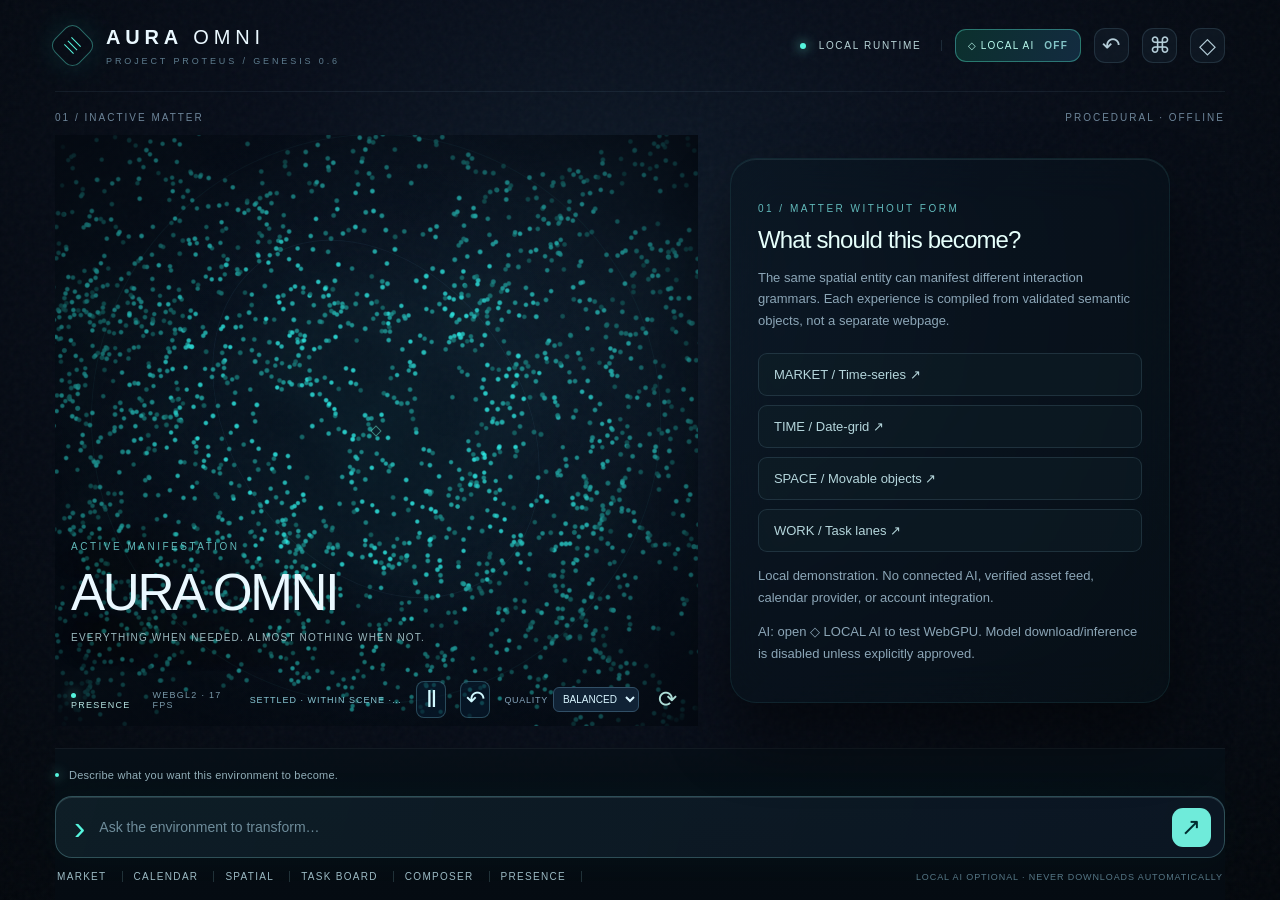
<file: proteus/genesis-06/index.html>
<!doctype html><html lang="en"><head><meta charset="utf-8"><meta name="viewport" content="width=device-width,initial-scale=1,viewport-fit=cover"><meta name="theme-color" content="#050911"><meta name="description" content="GENESIS 0.6 isolated semantic morphing runtime — Project PROTEUS"><title>AURA OMNI · GENESIS 0.6</title><style>:root{color-scheme:dark;--night:#050a12;--ink:#eaf8ff;--muted:#8396a9;--aqua:#56f5de;--ice:#94caff;--violet:#a98dff;--gold:#f0b36b;--line:rgba(163,224,248,.13);font-family:Inter,'Segoe UI',Arial,sans-serif}*{box-sizing:border-box}html,body{margin:0;min-height:100%;background:var(--night);color:var(--ink)}body{overflow-x:hidden;background:radial-gradient(ellipse at 48% 33%,#101d2c 0,#080e1a 42%,#03070c 98%)}button,input{font:inherit}button{cursor:pointer}button:focus-visible,input:focus-visible{outline:2px solid var(--aqua);outline-offset:3px}[hidden]{display:none!important}.visually-hidden{position:absolute;clip:rect(0,0,0,0);width:1px;height:1px;overflow:hidden}.surface-noise{position:fixed;inset:0;z-index:0;opacity:.12;pointer-events:none;background-image:url('data:image/svg+xml,%3Csvg viewBox=%220 0 180 180%22 xmlns=%22http://www.w3.org/2000/svg%22%3E%3Cfilter id=%22n%22%3E%3CfeTurbulence type=%22fractalNoise%22 baseFrequency=%220.92%22 numOctaves=%223%22 stitchTiles=%22stitch%22/%3E%3C/filter%3E%3Crect width=%22180%22 height=%22180%22 filter=%22url(%23n)%22 opacity=%22.27%22/%3E%3C/svg%3E')}.app{position:relative;z-index:1;max-width:1720px;min-height:100svh;margin:auto;padding:0 4.3vw;display:flex;flex-direction:column}.topbar{height:92px;display:flex;align-items:center;justify-content:space-between;border-bottom:1px solid rgba(169,224,248,.075)}.brand{display:flex;gap:16px;align-items:center}.brand b{display:block;font-size:20px;letter-spacing:.24em;font-weight:720}.brand-light{font-weight:250}.brand small{display:block;color:#5e7c8e;font-size:9px;letter-spacing:.32em;margin-top:7px}.brand-sigil{width:35px;height:35px;border:1px solid rgba(94,246,223,.4);display:grid;place-content:center;transform:rotate(45deg);border-radius:10px;box-shadow:0 0 30px #1ef1d21f}.brand-sigil span{width:13px;height:1px;background:var(--aqua);margin:2px;display:block}.topright{display:flex;align-items:center;gap:13px}.live{font-size:10px;letter-spacing:.17em;color:#b8d4d7;border-right:1px solid var(--line);padding-right:19px}.live i,.feedback-light,.pulse{width:6px;height:6px;display:inline-block;border-radius:100%;background:var(--aqua);box-shadow:0 0 12px #6fffe3}.live i{margin-right:8px}.icon-button{display:grid;place-items:center;background:#18253270;color:#b5ced9;border:1px solid var(--line);width:35px;height:35px;border-radius:11px;font-size:22px}.microline{display:flex;justify-content:space-between;padding-top:20px;font-size:10px;letter-spacing:.2em;color:#6d8599}.stage{flex:1;display:grid;grid-template-columns:minmax(0,1.13fr) minmax(380px,.87fr);gap:clamp(15px,2.5vw,48px);align-items:stretch;min-height:min(660px,66vh);padding-top:12px;padding-bottom:22px}.world{min-height:520px;position:relative;touch-action:none;user-select:none;overflow:hidden;isolation:isolate;background:radial-gradient(ellipse at 50% 52%,#08222c70 0,#06132222 51%,transparent 76%)}.world-vignette{position:absolute;inset:-10%;background:radial-gradient(ellipse at 50% 49%,transparent 30%,#03091088 67%,#050a12 84%);pointer-events:none;z-index:2}.world-orbit{position:absolute;border:1px solid rgba(84,207,219,.075);border-radius:50%;width:min(60vw,570px);height:min(60vw,570px);left:50%;top:48%;transform:translate(-50%,-50%) rotate(25deg);pointer-events:none}.world-orbit-two{width:min(42vw,390px);height:min(42vw,390px);border-color:#7fc4e711;transform:translate(-50%,-50%) rotate(-36deg) scaleX(.74)}#worldCanvas{position:absolute;inset:0;width:100%;height:100%;z-index:1;filter:drop-shadow(0 0 17px rgba(79,230,215,.38))}.focus-hair{position:absolute;inset:50% auto auto 50%;width:8px;height:8px;border:1px solid #78f6dd78;transform:translate(-50%,-50%) rotate(45deg);z-index:3;pointer-events:none}.stage-label{position:absolute;z-index:4;bottom:73px;left:16px;pointer-events:none;text-shadow:0 5px 30px #02080d}.stage-kicker,.section-eyebrow{font-size:10px;color:#62babb;letter-spacing:.25em}.stage-label h1{font-size:clamp(25px,4vw,56px);font-weight:360;letter-spacing:-.046em;margin:9px 0}.stage-label p{font-size:10px;color:#9bb9bf;letter-spacing:.12em;max-width:390px}.world-footer{position:absolute;z-index:4;bottom:8px;left:16px;right:16px;display:flex;align-items:center;justify-content:space-between;gap:14px;font-size:9px;letter-spacing:.14em;color:#7999a9}.world-footer>span:first-child{color:#b7e4e2}.pulse{margin-right:8px;width:5px;height:5px}.world-footer button{background:none;color:#afdfd9;font-size:23px;border:0;padding:5px}.experience{position:relative;z-index:5;align-self:center;width:100%;max-width:620px;min-height:400px;max-height:min(685px,72vh);overflow:auto;overscroll-behavior:contain;padding:27px 27px 25px;border:1px solid var(--line);border-radius:26px;background:linear-gradient(135deg,#111d2bd8,#08121ce8 58%,#07111ab3);box-shadow:0 35px 65px #0007, inset 0 1px #b5f7ff18;backdrop-filter:blur(22px);scrollbar-color:#37545a transparent}.experience.is-presence{max-width:440px;min-height:310px;background:linear-gradient(135deg,#07152075,#07151b66);border-color:#5ff4e715}.experience-heading{display:flex;gap:16px;align-items:flex-start;justify-content:space-between}.experience h2{font-weight:430;letter-spacing:-.035em;font-size:clamp(24px,2.5vw,37px);margin:12px 0 7px}.experience h3{font-size:12px;letter-spacing:.13em;color:#d2edee;font-weight:500;text-transform:uppercase}.description{font-size:13px;line-height:1.65;color:#8ca6b7}.pill{display:inline-flex;align-items:center;gap:7px;padding:7px 9px;border:1px solid var(--line);color:#91c6cc;font-size:9px;white-space:nowrap;letter-spacing:.12em;border-radius:7px}.info-rule{height:1px;background:linear-gradient(90deg,#8fc9d828,transparent);margin:18px 0}.presence-message{font-family:Georgia,serif;font-style:italic;font-size:clamp(19px,2.5vw,29px);font-weight:normal;line-height:1.38;color:#d6f7f1;max-width:360px;margin:26px 0}.presence-items{display:grid;gap:9px;margin-top:22px}.presence-items button{color:#b5d6dc;background:#12232b66;border:1px solid var(--line);padding:13px 15px;text-align:left;border-radius:9px;font-size:13px;display:flex;align-items:center;justify-content:space-between}.presence-items button span{color:var(--aqua)}.data-summary{display:grid;grid-template-columns:1fr 1fr;gap:12px;margin:18px 0}.metric{background:#071a2587;border:1px solid #8ecbdc14;border-radius:13px;padding:16px;min-width:0}.metric-label{color:#779bab;font-size:10px;letter-spacing:.13em}.metric-value{display:block;font-size:clamp(20px,2.15vw,31px);font-weight:380;letter-spacing:-.045em;margin-top:8px;white-space:nowrap}.metric-note{font-size:10px;color:#9dc6c7;margin-top:7px}.metric-accent{color:var(--aqua)}.button-group{display:flex;gap:7px;flex-wrap:wrap}.choice{border:1px solid #b4eaf224;background:#0c202c87;color:#9fbcc7;padding:9px 12px;border-radius:9px;font-size:11px}.choice[aria-pressed="true"],.choice.selected{border-color:#6ef2d77b;background:#1d4b4b80;color:#d8fff7}.data-chart{width:100%;height:auto;display:block;border:1px solid #ffffff10;border-radius:13px;background:#06131faa;touch-action:none}.chart-tooltip{padding:12px 0;font-size:12px;color:#a9dadd;min-height:40px}.legend{display:flex;align-items:center;justify-content:space-between;margin-bottom:12px;gap:12px}.legend small{font-size:10px;color:#6e95a6}.calendar-nav{display:flex;gap:8px;align-items:center;justify-content:space-between}.calendar-nav h2{font-size:26px;margin:5px 0}.calendar-controls{display:flex;gap:7px}.calendar-controls button,.mini-btn{border:1px solid var(--line);background:#1428346b;color:#bdeae5;border-radius:8px;padding:8px 11px}.day-headings,.calendar-grid{display:grid;grid-template-columns:repeat(7,minmax(0,1fr));gap:5px}.day-headings{margin:22px 0 8px}.day-headings span{font-size:10px;color:#83b4ba;text-align:center}.day{aspect-ratio:1;min-width:0;border-radius:9px;border:1px solid #7cbdcc14;background:#0719279e;color:#e2eaf0;font-size:12px;position:relative;display:grid;place-items:center}.day.today{border-color:#c8dba534}.day.selected{background:#24575ca8;border-color:#68e2d2}.day.has-event:after{content:"";position:absolute;width:4px;height:4px;border-radius:50%;background:#ffc983;bottom:4px;left:50%;transform:translateX(-50%)}.day-empty{border:0;background:transparent}.appointment{display:flex;justify-content:space-between;gap:8px;align-items:center;padding:10px 12px;border-radius:10px;background:#12212a9b;margin:6px 0}.appointment time{font-size:10px;color:var(--aqua);width:45px}.appointment span{flex:1;overflow-wrap:anywhere;font-size:12px}.appointment button{background:none;color:#e5a5a5;border:0;padding:3px 9px}.event-form{display:flex;gap:8px;margin:15px 0 4px;flex-wrap:wrap}.event-form input{background:#06141ed8;border:1px solid #76c9d42e;border-radius:8px;color:var(--ink);padding:11px;min-width:0}.event-form input[type=text]{flex:1 1 155px}.event-form input[type=time]{flex:0 1 110px;color-scheme:dark}.event-form button{background:#22544c;color:#d9fff8;border:1px solid #6bf3d354;padding:10px 12px;border-radius:9px}.model-display{height:160px;margin:8px 0 18px;border:1px solid #78c5db20;border-radius:15px;display:grid;place-items:center;background:radial-gradient(ellipse at center,#1b324053,transparent 70%);position:relative}.chamber{width:112px;height:106px;border:2px solid #88dae377;border-radius:31% 31% 19% 19%;position:relative;overflow:hidden;box-shadow:inset 0 0 30px #57bcaf1c,0 0 34px #55f4df1c}.liquid{position:absolute;left:10%;right:10%;bottom:0;height:60%;border-radius:30% 30% 15% 15%;background:linear-gradient(#c88c4966,#ab63366b);animation:liquidPulse 2.8s ease-in-out infinite}.liquid:before{content:"";position:absolute;inset:4px;border-radius:100%;border-top:2px solid #f1bc8b91}.no-motion .liquid{animation:none}@keyframes liquidPulse{50%{height:68%}}.model-display span{position:absolute;top:13px;left:13px;font-size:9px;color:#94b4c2;letter-spacing:.17em}.knob-row{display:grid;grid-template-columns:70px 1fr 65px;align-items:center;gap:8px;padding:12px 0;border-bottom:1px solid #b9e1ed15}.knob-row label{font-size:11px;color:#a9c7c8}.knob-row output{text-align:right;font-size:12px;color:#d6eee9}.knob-row input{width:100%;accent-color:#58e8cf}.simulation-note{font-size:11px;color:#7d9aaa;line-height:1.65;margin-top:15px}.dock{position:relative;border-top:1px solid #acd0db15;padding:12px 0 18px;background:linear-gradient(#071018e0,#050b12)}.feedback{display:flex;gap:10px;align-items:center;min-height:28px;color:#92aeb9;font-size:11px;letter-spacing:.02em;margin-bottom:7px}.feedback-light{flex:none;width:4px;height:4px}.command-form{height:62px;display:flex;gap:12px;align-items:center;padding:0 13px 0 18px;border:1px solid #82d5d748;border-radius:17px;background:linear-gradient(105deg,#172f397f,#0e1b2ba9);box-shadow:0 0 40px #00f5ce08,inset 0 1px #d7f7fa22}.prompt-symbol{font-size:34px;color:var(--aqua);font-weight:200}.command-form input{flex:1;width:100%;min-width:0;border:0;outline:none;background:transparent;font-size:14px;color:#edfaff}.command-form input::placeholder{color:#6e8c9a}.command-form button{border:0;border-radius:11px;background:#6febda;color:#002b30;font-size:24px;width:39px;height:39px}.quick-actions{display:flex;gap:11px;align-items:center;padding:13px 2px 0;flex-wrap:wrap}.quick-actions button{background:none;color:#9bbac3;font-size:10px;letter-spacing:.13em;border:0;border-right:1px solid #8dc8ce34;padding:0 15px 0 0}.runtime-status{font-size:9px;letter-spacing:.1em;color:#557786;margin-left:auto}.history-drawer{position:fixed;z-index:30;top:93px;right:4vw;width:min(370px,88vw);border:1px solid #79d5da48;border-radius:18px;background:#081823ed;box-shadow:0 20px 80px #000a;padding:22px;backdrop-filter:blur(20px)}.panel-heading{display:flex;justify-content:space-between;align-items:center;letter-spacing:.12em;font-size:11px}.panel-heading button{background:none;border:0;color:#a3d9d7;font-size:24px}.history-drawer #historyList{display:grid;gap:8px;margin-top:17px}.history-drawer #historyList button{padding:11px;border:1px solid var(--line);border-radius:8px;color:#bddbdc;text-align:left;background:#102531b5}.history-drawer p{font-size:11px;color:#758e9d;line-height:1.6}.fade-in{animation:enterPanel .38s ease both}@keyframes enterPanel{from{opacity:.30;transform:translateY(10px)}to{opacity:1;transform:none}}
@media(max-width:970px){.app{padding:0 3.5vw}.stage{grid-template-columns:1fr;gap:0;padding-top:2px}.world{min-height:360px;height:42vh}.world-orbit{width:380px;height:380px}.world-orbit-two{width:290px;height:290px}.stage-label{bottom:55px}.experience{max-width:100%;max-height:none;min-height:280px;margin:0 0 18px;padding:23px}.experience.is-presence{max-width:100%}.topbar{height:74px}.microline{padding-top:13px}}
@media(max-width:480px){.app{padding:0 16px}.topbar{height:67px}.brand b{font-size:14px}.brand small{font-size:7px;letter-spacing:.19em}.brand-sigil{width:27px;height:27px}.live{display:none}.microline{font-size:8px}.world{height:33vh;min-height:245px}.world-orbit{width:290px;height:290px}.world-orbit-two{width:220px;height:220px}.stage-label{left:4px;bottom:44px}.stage-label h1{font-size:27px}.stage-label p{font-size:8px;line-height:1.5;margin-bottom:0}.world-footer{left:5px;right:5px;bottom:4px;font-size:8px}.experience{border-radius:17px;padding:18px 17px;margin-bottom:8px}.experience h2{font-size:24px}.data-summary{gap:7px}.metric{padding:12px}.metric-value{font-size:22px}.day-headings,.calendar-grid{gap:3px}.day{border-radius:7px;font-size:11px}.dock{padding:9px 0 12px}.command-form{height:54px;border-radius:12px}.command-form input{font-size:12px}.feedback{font-size:10px}.quick-actions{gap:8px}.quick-actions button{font-size:9px;padding-right:8px}.runtime-status{width:100%;margin-top:3px}}
@media(prefers-reduced-motion:reduce){*,*:before,*:after{animation-duration:.01ms!important;transition-duration:.01ms!important}}
/* GENESIS 0.4 composable presentation families */
.experience-block{margin:18px 0 26px;padding:20px 0;border-top:1px solid rgba(131,198,209,.13);min-width:0}.block-heading{display:flex;align-items:baseline;justify-content:space-between;flex-wrap:wrap;gap:8px;margin-bottom:16px}.block-type{font-size:10px;letter-spacing:.18em;color:#67dccb}.block-title{font-size:19px;letter-spacing:.02em;color:#e3f9f8;font-weight:500}.chart-top{display:flex;justify-content:space-between;flex-wrap:wrap;gap:10px}.spectral-chart{width:100%;display:block;aspect-ratio:720/320;touch-action:pan-y;overflow:visible}.chart-stat{display:flex;gap:8px;align-items:baseline;flex-wrap:wrap;margin:14px 0}.chart-stat span{color:#96b5be;font-size:11px;letter-spacing:.14em}.chart-stat strong{font-size:24px;color:#d8fff9}.chart-stat small{color:#80d9ce}.chart-hint{font-size:12px;color:#b3cbd0;padding:8px 0}.experience-tail{display:flex;flex-wrap:wrap;gap:12px;margin:24px 0}.calendar-toolbar{display:flex;align-items:center;justify-content:space-between;margin:16px 0;color:#effffc}.calendar-toolbar strong{font-size:21px;font-weight:500}.appointment-editor{margin-top:20px}.appointment-editor h3{font-size:15px}.assembly-layout{display:grid;grid-template-columns:minmax(0,1.5fr) minmax(180px,1fr);gap:18px;align-items:center}.assembly-plan{display:block;min-width:0;width:100%;max-height:330px;touch-action:none;background:radial-gradient(ellipse,rgba(71,183,180,.11),transparent 75%);border:1px solid rgba(139,219,218,.14);border-radius:18px}.assembly-selected circle:first-child{stroke-width:4}.assembly-details{padding:12px 0}.assembly-details h3{font-size:21px;color:#dcfff9;margin:8px 0}.assembly-buttons{display:flex;flex-wrap:wrap;gap:7px;margin:14px 0}.assembly-buttons button{min-width:37px}.task-board{display:grid;grid-template-columns:repeat(auto-fit,minmax(135px,1fr));gap:12px;align-items:start;min-height:160px}.task-lane{min-height:130px;border:1px solid rgba(121,190,207,.17);background:rgba(24,45,59,.48);border-radius:16px;padding:12px}.task-lane-head{display:flex;align-items:center;justify-content:space-between;gap:8px;margin-bottom:14px}.task-lane-head h3{font-size:12px;font-weight:600;color:#c6eced}.task-card{padding:11px;margin:9px 0;border:1px solid rgba(110,202,204,.22);border-radius:10px;background:rgba(62,102,111,.24);color:#e1f8f5;font-size:13px;cursor:grab}.task-actions{display:flex;gap:5px;justify-content:space-between;margin-top:10px}.task-actions select,.task-add select{max-width:100%;color:#c3e7e9;background:#17313f;border:1px solid #406574;padding:6px;border-radius:8px}.task-actions select{width:75%;font-size:11px}.task-add{display:flex;gap:8px;align-items:center;flex-wrap:wrap;margin-top:15px}.task-add input,.task-add select{flex:1 1 110px;min-width:0}.composer-modal{position:fixed;inset:12px;z-index:50;max-width:min(850px,calc(100vw - 24px));max-height:calc(100dvh - 24px);width:100%;margin:auto;background:rgba(7,19,30,.98);border:1px solid rgba(85,213,209,.5);border-radius:23px;color:#e5fbfa;box-shadow:0 40px 120px rgba(0,0,0,.8);padding:26px;overflow:auto}.composer-modal::backdrop{background:rgba(2,7,12,.80);backdrop-filter:blur(8px)}.composer-modal h2{font-size:21px;margin-bottom:9px}.composer-top,.composer-actions{display:flex;flex-wrap:wrap;gap:9px;margin:14px 0}.composer-input{display:block;width:100%;min-height:290px;border:1px solid rgba(103,193,190,.33);border-radius:14px;background:rgba(8,24,35,.94);color:#baffef;font:12px/1.5 ui-monospace,monospace;padding:16px;resize:vertical;white-space:pre;tab-size:2}.composer-status{font-size:12px;color:#c0ebde}.compile-button{background:linear-gradient(125deg,#59edd6,#c0f7ef);color:#06252c;border:0;border-radius:10px;padding:12px 18px;font-weight:700}.presence-intro{padding-top:12px}.presence-intro h2{font-size:24px;color:#e6fffb;margin:10px 0}.calendar-grid .day{min-height:36px}.task-add input,.event-form input{color:#eefcfb!important}
@media (max-width:760px){.assembly-layout{grid-template-columns:1fr}.assembly-plan{max-height:230px}.task-board{grid-template-columns:repeat(auto-fit,minmax(110px,1fr))}.task-card{font-size:12px;padding:8px}.task-actions{flex-wrap:wrap}.task-actions select{width:100%}.composer-modal{padding:15px}.spectral-chart{aspect-ratio:720/380}.experience-block{padding-top:12px;margin-top:12px}.chart-stat strong{font-size:20px}.task-add input{min-width:140px}.composer-input{min-height:200px}}

/* GENESIS 0.5: functional cinematic controls, responsive without interfering with stage gestures. */
#directorStatus{font-size:9px;letter-spacing:.11em;color:#88c6d3;max-width:210px;overflow:hidden;white-space:nowrap;text-overflow:ellipsis}
.world-footer .cinematic-control{border:1px solid rgba(128,211,234,.28);background:rgba(9,30,50,.55);color:#d1f9ff;border-radius:8px;min-width:30px;min-height:30px;padding:4px;cursor:pointer}
.quality-label{display:flex;align-items:center;gap:5px;color:#85a4bb;font-size:9px;letter-spacing:.08em}
#graphicsQuality{background:#102235;color:#d8f5ff;border:1px solid #314f66;border-radius:6px;font-size:10px;padding:5px;max-width:91px}
@media(max-width:600px){.world-footer{flex-wrap:wrap;gap:5px!important;padding-bottom:8px!important}#directorStatus{max-width:130px;font-size:8px}.quality-label{font-size:8px}#graphicsQuality{max-width:85px}}
@media(prefers-reduced-motion:reduce){.world-orbit{animation:none!important}}
/* GENESIS 0.5 mobile director layout: no labels may collide with controls. */
@media(max-width:760px){
 .stage-label{bottom:130px;left:12px;right:12px}
 .stage-label h1{font-size:clamp(24px,7vw,36px);margin:6px 0}
 .stage-label p{line-height:1.35;max-width:95%;white-space:normal}
 .world-footer{display:grid;grid-template-columns:minmax(0,1fr) 38px 38px 98px 34px;grid-template-rows:32px 22px;gap:3px;bottom:7px;left:12px;right:12px;align-items:center;font-size:8px;letter-spacing:.04em}
 .world-footer>span:first-child{grid-column:1/2;grid-row:1;overflow:hidden;white-space:nowrap}
 #renderStatus{grid-column:1/2;grid-row:2;font-size:8px}
 #directorStatus{grid-column:2/6;grid-row:2;text-align:right;overflow:hidden;text-overflow:ellipsis;white-space:nowrap;font-size:8px}
 #pauseMotion{grid-column:2;grid-row:1}#reverseMotion{grid-column:3;grid-row:1}
 .quality-label{grid-column:4;grid-row:1;font-size:0}
 .quality-label select{max-width:93px;min-width:90px;font-size:9px;padding:6px 4px}
 #resetCamera{grid-column:5;grid-row:1}
 .world-footer .cinematic-control{width:32px;height:32px;padding:2px;min-width:0;font-size:16px}
 .world-footer>button{margin:0}
}
@media(max-width:370px){.world-footer{grid-template-columns:minmax(0,1fr) 30px 30px 82px 26px;gap:2px}.quality-label select{min-width:77px;max-width:80px;font-size:8px}}

/* GENESIS 0.6 opt-in cognition. No fullscreen overlay until explicitly opened. */
.ai-launch{background:linear-gradient(115deg,#0b302d,#132b40);border:1px solid #57ebd064;border-radius:11px;color:#b8faed;padding:10px 12px;font-size:10px;white-space:nowrap;letter-spacing:.12em}
.ai-launch span{color:#84c5c8;font-weight:650;margin-left:6px}
.ai-panel{max-width:610px!important}
.ai-grid{display:grid;grid-template-columns:1fr 1fr;gap:9px;margin:15px 0}
.ai-feature{border:1px solid rgba(106,197,190,.2);border-radius:12px;background:#11273489;padding:12px;min-height:65px}
.ai-feature strong{font-size:10px;letter-spacing:.10em;color:#9ce2dd;display:block;margin-bottom:6px}
.ai-feature span{font-size:13px;color:#e8f9fd;overflow-wrap:anywhere}
.ai-callout{font-size:12px;line-height:1.65;color:#b9d2dc;background:#132638d9;border-left:2px solid #60dfd2;padding:12px 15px;border-radius:4px 10px 10px 4px}
.ai-consent{display:flex;gap:12px;align-items:start;margin:15px 0;color:#d4eef0;font-size:12px;line-height:1.5}
.ai-consent input{accent-color:#59e6d3;flex:0 0 20px;width:20px;height:20px;margin:1px 0 0}
.ai-meter{height:7px;overflow:hidden;background:#172d41;border-radius:20px;margin:14px 0}
.ai-meter-fill{display:block;height:100%;width:0%;background:linear-gradient(90deg,#4ce3ca,#96bfff);transition:width .15s linear}
.ai-log{font-size:12px;color:#9cb9c4;line-height:1.6;overflow-wrap:anywhere;min-height:45px}
.ai-actions{display:flex;gap:8px;flex-wrap:wrap;margin-top:16px}
.ai-actions button{padding:11px 13px;font-size:11px;border-radius:9px;border:1px solid #377e7b;background:#14373d;color:#d4f5f0}
.ai-actions button:disabled{cursor:not-allowed;opacity:.38}
.ai-actions button.ai-primary{color:#06252c;background:linear-gradient(130deg,#77f9dc,#bbecff);border:0;font-weight:700}
.ai-stated{font-size:11px;color:#8cb1bc;margin-top:15px}
@media(max-width:650px){.ai-launch{font-size:9px;padding:8px 9px}.ai-launch span{display:none}.topright{gap:6px}.ai-grid{grid-template-columns:1fr 1fr}.ai-feature{padding:9px}.ai-feature span{font-size:11px}}
@media(max-width:370px){.ai-grid{grid-template-columns:1fr}.ai-launch{letter-spacing:0}.topright .icon-button{width:31px;height:31px}}
</style></head><body>
<div class="surface-noise" aria-hidden="true"></div>
<div id="app" class="app" data-scene="presence">
 <header class="topbar"><div class="brand"><span class="brand-sigil" aria-hidden="true"><span></span><span></span><span></span></span><div><b>AURA<span class="brand-light"> OMNI</span></b><small>PROJECT PROTEUS / GENESIS 0.6</small></div></div><div class="topright"><span class="live"><i></i> LOCAL RUNTIME</span><button id="localAIButton" class="ai-launch" type="button" aria-label="Local AI setup" title="Check hardware and opt in to local inference">◇ LOCAL AI <span id="aiTopStatus">OFF</span></button><button id="historyBtn" class="icon-button" aria-label="Scene history" title="History">↶</button><button id="composerBtn" class="icon-button" aria-label="Experience Composer" title="Compile JSON experience">⌘</button><button id="saveBtn" class="icon-button" aria-label="Save session locally" title="Save to this browser">◇</button></div></header>
 <div class="microline"><span id="eyebrow">01 / INACTIVE MATTER</span><span id="source">PROCEDURAL · OFFLINE</span></div>
 <main class="stage">
  <div class="world" id="world" aria-label="Interactive spatial representation. Drag to rotate, scroll or pinch to zoom.">
   <div class="world-vignette"></div><div class="world-orbit world-orbit-one"></div><div class="world-orbit world-orbit-two"></div>
   <canvas id="worldCanvas" aria-label="Continuously morphing procedural geometry"></canvas>
   <div class="focus-hair" aria-hidden="true"></div>
   <div class="stage-label"><span class="stage-kicker">ACTIVE MANIFESTATION</span><h1 id="sceneTitle">AURA OMNI</h1><p id="sceneSubtitle">EVERYTHING WHEN NEEDED. ALMOST NOTHING WHEN NOT.</p></div>
   <div class="world-footer"><span><i class="pulse" aria-hidden="true"></i> <span id="sceneRole">PRESENCE</span></span><span id="renderStatus">RENDERER INITIALIZING</span><span id="directorStatus" aria-live="off">DIRECTOR / IDLE</span><button id="pauseMotion" class="cinematic-control" title="Pause or resume cinematic transition" aria-label="Pause or resume transition">Ⅱ</button><button id="reverseMotion" class="cinematic-control" title="Reverse to prior experience" aria-label="Reverse transition">↶</button><label class="quality-label" for="graphicsQuality">QUALITY<select id="graphicsQuality" aria-label="Graphics quality"><option value="eco">ECO</option><option value="balanced" selected>BALANCED</option><option value="detailed">DETAIL</option></select></label><button id="resetCamera" title="Reset rotation and zoom" aria-label="Reset camera">⟳</button></div>
  </div>
  <section id="experience" class="experience" aria-label="Active contextual experience"></section>
 </main>
 <div id="historyDrawer" class="history-drawer" hidden><div class="panel-heading"><strong>SCENE CONTINUITY</strong><button id="closeHistory" aria-label="Close history">×</button></div><div id="historyList"></div><p>History preserves your financial chart span and local calendar events.</p></div>
 <footer class="dock"><div id="feedback" class="feedback" role="status" aria-live="polite"><span class="feedback-light"></span><span id="feedbackText">Describe what you want this environment to become.</span></div><form id="commandForm" class="command-form"><span class="prompt-symbol">›</span><label for="command" class="visually-hidden">Natural language command</label><input id="command" maxlength="280" autocomplete="off" placeholder="Ask the environment to transform…" aria-label="Command AURA OMNI"><button id="send" type="submit" aria-label="Execute command">↗</button></form><div class="quick-actions" aria-label="Quick commands"><button data-command="Show Bitcoin">MARKET</button><button data-command="Show my calendar">CALENDAR</button><button data-command="Show espresso extraction">SPATIAL</button><button data-command="Show tasks">TASK BOARD</button><button data-command="Open composer">COMPOSER</button><button data-command="Return to yourself">PRESENCE</button><span class="runtime-status">LOCAL AI OPTIONAL · NEVER DOWNLOADS AUTOMATICALLY</span></div></footer>
</div><script type="module">
// == model ==
const palette = { aqua: [.18, .95, .91], ice: [.47, .78, 1], violet: [.67, .45, 1], gold: [1, .69, .28] };
const object = (id, kind, meaning, color, count, additional = {}) => ({ id, kind, meaning, provenance: 'ILLUSTRATIVE', color: [color[0], color[1], color[2]], count, ...additional });
function syntheticPrices() {
    const start = Date.UTC(2026, 10, 17, 0, 0);
    return Array.from({ length: 97 }, (_, i) => ({ time: new Date(start + i * 15 * 60000).toISOString(), BTC: 64200 + 1400 * Math.sin(i / 10) + i * 18 + 380 * Math.sin(i * .77), ETH: 3200 + 100 * Math.sin(i / 12 + .8) + i * 2 + 35 * Math.cos(i * .62) }));
}
function ymd(year, month, day) { return `${year}-${String(month + 1).padStart(2, '0')}-${String(day).padStart(2, '0')}`; }
function validYmd(value) { return /^\d{4}-(0[1-9]|1[0-2])-(0[1-9]|[12]\d|3[01])$/.test(value) && !Number.isNaN(Date.parse(`${value}T12:00:00Z`)) && new Date(`${value}T12:00:00Z`).toISOString().slice(0, 10) === value; }
function monthCells(year, month) {
    if (!Number.isInteger(year) || year < 1970 || year > 2100 || !Number.isInteger(month) || month < 0 || month > 11)
        throw Error('Date range invalid');
    const offset = (new Date(year, month, 1).getDay() + 6) % 7;
    const len = new Date(year, month + 1, 0).getDate();
    return Array.from({ length: Math.ceil((offset + len) / 7) * 7 }, (_, i) => { const day = i - offset + 1; return day >= 1 && day <= len ? ymd(year, month, day) : null; });
}
function defaultState(now = new Date()) {
    return {
        finance: { hours: 24, series: 'BTC', hoveredIndex: null },
        calendar: { year: now.getFullYear(), month: now.getMonth(), selected: ymd(now.getFullYear(), now.getMonth(), now.getDate()), events: [] },
        flow: { pressure: 9, resistance: 4, duration: 25 }
    };
}
function createScene(chapter, state) {
    if (chapter === 'presence')
        return { id: chapter, title: 'AURA OMNI', subtitle: 'EVERYTHING WHEN NEEDED. ALMOST NOTHING WHEN NOT.', annotation: '01 / INACTIVE MATTER', role: 'PRESENCE', objects: [object('identity:proteus', 'membrane', 'Persistent non-sentient AURA identity', palette.aqua, 2200)], permissions: [], source: 'PROCEDURAL' };
    if (chapter === 'finance') {
        const full = syntheticPrices();
        const filtered = full.filter((_, i) => i >= full.length - 1 - state.finance.hours * 4);
        const prices = filtered.map(d => d[state.finance.series]);
        return { id: chapter, title: 'MARKET FORM', subtitle: `${state.finance.series} / ${state.finance.hours}-HOUR PRICE STRUCTURE`, annotation: '02 / MARKET · SYNTHETIC DATA', role: 'ANALYST', objects: [
                object('identity:proteus', 'membrane', 'Same AURA identity, orbiting the representation', palette.aqua, 370, { position: [-1.25, .81, -.38], size: [.24, .24, .24] }),
                object('asset:' + state.finance.series, 'ribbon', 'Synthetic timestamped asset price curve', palette.ice, 1200, { values: prices, position: [.12, .03, 0], size: [2.8, 1.25, 1] }),
                object('asset:time-axis', 'line', 'Temporal axis of the price series', palette.violet, 210, { position: [.05, -.7, -.1], size: [2.9, 0, 0] }),
                object('asset:volatility', 'spray', 'Abstract volatility envelope, not literal price data', palette.aqua, 420, { position: [.0, .05, -.6], size: [3, 1.4, .25] })
            ], permissions: [], source: 'SYNTHETIC' };
    }
    if (chapter === 'calendar') {
        const cells = monthCells(state.calendar.year, state.calendar.month);
        const selectedIndex = Math.max(0, cells.indexOf(state.calendar.selected));
        const col = selectedIndex % 7, row = Math.floor(selectedIndex / 7);
        const ringX = .1 + (col + .5 - 3.5) * 2.9 / 7, ringY = .03 + (Math.ceil(cells.length / 7) / 2 - row - .5) * 1.8 / Math.ceil(cells.length / 7);
        return { id: chapter, title: 'TEMPORAL FORM', subtitle: new Date(state.calendar.year, state.calendar.month, 1).toLocaleDateString('en', { month: 'long', year: 'numeric' }).toUpperCase(), annotation: '03 / TIME · PRIVATE TO THIS BROWSER', role: 'TIMEKEEPER', objects: [
                object('identity:proteus', 'membrane', 'Persistent AURA identity at the calendar anchor', palette.aqua, 350, { position: [-1.12, .85, -.3], size: [.25, .25, .25] }),
                object('calendar:month', 'grid', 'Calendar cells representing actual local dates', palette.ice, 1100, { rows: Math.ceil(cells.length / 7), cols: 7, position: [.1, .03, 0], size: [2.9, 1.8, 1] }),
                object('calendar:day:' + state.calendar.selected, 'ring', 'Current selected day in local calendar', palette.gold, 320, { position: [ringX, ringY, .07], size: [.18, .18, .18] }),
                ...state.calendar.events.filter(e => cells.includes(e.day)).slice(0, 12).map((e, i) => { const k = cells.indexOf(e.day), c = k % 7, r = Math.floor(k / 7), rows = Math.ceil(cells.length / 7); return object('event:' + e.id, 'sphere', 'Local appointment ' + e.title, palette.violet, 55, { position: [.1 + (c + .5 - 3.5) * 2.9 / 7, .03 + (rows / 2 - r - .5) * 1.8 / rows, .14], size: [.024, .024, .024] }); })
            ], permissions: [], source: 'LOCAL' };
    }
    return { id: chapter, title: 'FLUID FORM', subtitle: 'ESPRESSO / EDUCATIONAL FLOW PROXY', annotation: '04 / MECHANICS · SIMPLIFIED MODEL', role: 'EXPLAINER', objects: [
            object('identity:proteus', 'membrane', 'Persistent AURA identity as guide to the model', palette.aqua, 340, { position: [-1.2, .82, -.25], size: [.25, .25, .25] }),
            object('espresso:chamber', 'cylinder', 'Transparent espresso machine chamber', palette.ice, 660, { position: [0, .25, 0], size: [.9, 1.3, .9] }),
            object('espresso:water', 'helix', 'Water path as animated schematic', palette.aqua, 540, { position: [0, .0, 0], size: [.5, 1.7, .5], turns: 5 }),
            object('espresso:flow', 'spray', 'Illustrative extracted liquid particle flow', palette.gold, 380, { position: [0, -.82, 0], size: [.33, .55, .32] })
        ], permissions: [], source: 'ILLUSTRATIVE' };
}
function flowMetrics(flow) {
    // Educational proxy, NOT a physical extraction solver.
    const rate = flow.pressure / (flow.resistance + 1) * .8;
    return { flowRate: rate, yield: rate * flow.duration, ratio: rate * flow.duration / 18 };
}
function filteredPrices(state) { const arr = syntheticPrices(); return arr.slice(-(state.hours * 4 + 1)); }


// == runtime ==
class ProteusRuntime {
    identity = 'identity:proteus';
    state;
    active = 'presence';
    scene;
    transition = null;
    timeline = ['presence'];
    index = 0;
    constructor(now = new Date()) { this.state = defaultState(now); this.scene = createScene('presence', this.state); }
    get history() { return [...this.timeline]; }
    get canBack() { return this.index > 0; }
    get transitionProgress() { return !this.transition ? 1 : Math.min(1, Math.max(0, (performance.now() - this.transition.startedAt) / this.transition.duration)); }
    enter(next, at = performance.now()) {
        const origin = this.scene;
        const nextScene = createScene(next, this.state);
        this.active = next;
        this.scene = nextScene;
        this.timeline = this.timeline.slice(0, this.index + 1);
        this.timeline.push(next);
        this.index++;
        this.transition = { from: origin.id, to: next, fromScene: origin, toScene: nextScene, startedAt: at, duration: 1450 };
    }
    refresh() { this.scene = createScene(this.active, this.state); }
    back(at = performance.now()) { if (!this.canBack)
        return false; const from = this.scene; this.index--; this.active = this.timeline[this.index]; this.scene = createScene(this.active, this.state); this.transition = { from: from.id, to: this.active, fromScene: from, toScene: this.scene, startedAt: at, duration: 1250 }; return true; }
    setSpan(hours) { if (![6, 12, 24].includes(hours))
        throw Error('Span unsupported'); this.state.finance.hours = hours; if (this.active === 'finance')
        this.refresh(); }
    setSeries(series) { if (!['BTC', 'ETH'].includes(series))
        throw Error('Unknown series'); this.state.finance.series = series; if (this.active === 'finance')
        this.refresh(); }
    changeMonth(offset) { if (!Number.isInteger(offset) || Math.abs(offset) > 24)
        throw Error('Invalid month offset'); const s = this.state.calendar; const next = new Date(s.year, s.month + offset, 1); if (next.getFullYear() < 1970 || next.getFullYear() > 2100)
        throw Error('Date out of range'); s.year = next.getFullYear(); s.month = next.getMonth(); s.selected = ymd(s.year, s.month, 1); if (this.active === 'calendar')
        this.refresh(); return monthCells(s.year, s.month); }
    selectDay(day) { if (!validYmd(day) || day.slice(0, 7) !== ymd(this.state.calendar.year, this.state.calendar.month, 1).slice(0, 7))
        throw Error('Day is not in active month'); this.state.calendar.selected = day; if (this.active === 'calendar')
        this.refresh(); }
    addEvent(day, title, time) { if (!validYmd(day))
        throw Error('Invalid day'); const t = title.trim(); if (!t || t.length > 90 || /[<>]/.test(t))
        throw Error('Invalid title'); if (!/^([01]\d|2[0-3]):[0-5]\d$/.test(time))
        throw Error('Invalid event time'); if (this.state.calendar.events.length >= 200)
        throw Error('Local event quota reached'); const event = { id: 'e-' + (typeof crypto !== 'undefined' && typeof crypto.randomUUID === 'function' ? crypto.randomUUID() : `${Date.now().toString(36)}-${Math.random().toString(36).slice(2)}`), day, title: t, time, createdAt: new Date().toISOString() }; this.state.calendar.events.push(event); return event; }
    deleteEvent(id) { const length = this.state.calendar.events.length; this.state.calendar.events = this.state.calendar.events.filter(e => e.id !== id); return length !== this.state.calendar.events.length; }
    setFlow(key, value) { const ranges = { pressure: [1, 15], resistance: [1, 10], duration: [5, 60] }; if (!Number.isFinite(value) || value < ranges[key][0] || value > ranges[key][1])
        throw Error('Invalid flow parameter'); this.state.flow[key] = value; }
    save() { try {
        localStorage.setItem('proteus:genesis03:v1', JSON.stringify({ version: 1, state: this.state, active: this.active }));
        return true;
    }
    catch {
        return false;
    } }
    load() { try {
        const value = localStorage.getItem('proteus:genesis03:v1');
        if (!value)
            return false;
        const o = JSON.parse(value);
        if (o.version !== 1 || !['presence', 'finance', 'calendar', 'flow'].includes(o.active) || !o.state || !Array.isArray(o.state.calendar?.events) || o.state.calendar.events.length > 200 || !o.state.calendar.events.every((e) => validYmd(e.day) && typeof e.title === 'string' && e.title.length <= 90 && /^[0-2]\d:[0-5]\d$/.test(e.time)) || ![6, 12, 24].includes(o.state.finance?.hours) || !['BTC', 'ETH'].includes(o.state.finance?.series))
            return false;
        const s = o.state;
        if (!Number.isInteger(s.calendar.year) || s.calendar.year < 1970 || s.calendar.year > 2100 || !Number.isInteger(s.calendar.month) || s.calendar.month < 0 || s.calendar.month > 11 || !validYmd(s.calendar.selected) || s.calendar.selected.slice(0, 7) !== ymd(s.calendar.year, s.calendar.month, 1).slice(0, 7) || !s.flow || !Number.isFinite(s.flow.pressure) || s.flow.pressure < 1 || s.flow.pressure > 15 || !Number.isFinite(s.flow.resistance) || s.flow.resistance < 1 || s.flow.resistance > 10 || !Number.isFinite(s.flow.duration) || s.flow.duration < 5 || s.flow.duration > 60)
            return false;
        this.state = s;
        this.active = o.active;
        this.scene = createScene(this.active, this.state);
        this.timeline = ['presence', this.active];
        this.index = 1;
        return true;
    }
    catch {
        return false;
    } }
    get diagnostics() { return { identity: this.identity, scene: this.active, history: this.history, transition: this.transition?.to || null, objects: this.scene.objects.map(o => ({ id: o.id, kind: o.kind, meaning: o.meaning })), state: structuredClone(this.state) }; }
}
/** Explicit limited grammar; this is NOT AI or a general-purpose language understanding model. */
function interpret(command, active) {
    const q = command.trim().toLowerCase();
    if (!q)
        return { type: 'message', message: 'Describe a scene to manifest.' };
    if (/^(back|go back|previous scene|undo)$/i.test(q))
        return { type: 'back' };
    if (/^(save|save experience|save this|save state)$/i.test(q))
        return { type: 'save' };
    if (/^(restore|load|restore session|load saved)$/i.test(q))
        return { type: 'load' };
    if (/\b(return|back) to (yourself|presence)|original form|resting form|go home|^presence$/.test(q))
        return { type: 'scene', target: 'presence' };
    if (/\b(calendar|schedule|appointments|month view|my month|dates)\b/.test(q))
        return { type: 'scene', target: 'calendar' };
    if (/\b(espresso|extraction|coffee machine|water flow|fluid model)\b/.test(q))
        return { type: 'scene', target: 'flow' };
    if (/\b(bitcoin|btc|ethereum|eth|price chart|crypto|market)\b/.test(q))
        return { type: 'scene', target: 'finance' };
    if (active === 'finance') {
        const h = /\b(6|12|24)\s*(?:hours?|h)\b/.exec(q);
        if (h)
            return { type: 'span', hours: Number(h[1]) };
    }
    if (active === 'calendar' && /\b(next month|forward month)\b/.test(q))
        return { type: 'month', offset: 1 };
    if (active === 'calendar' && /\b(previous month|last month)\b/.test(q))
        return { type: 'month', offset: -1 };
    return { type: 'message', message: 'Supported: Bitcoin, calendar, espresso, return to presence, go back, save or restore. Natural-language generation requires a separate AI planner.' };
}


// == field ==
const N = 3200;
const f = (i, seed = 0) => { const n = Math.sin(i * 127.1 + seed * 91.7) * 43758.5453; return n - Math.floor(n); };
const smooth = (v) => v * v * (3 - 2 * v);
function sample(obj, i, count) {
    const t = count > 1 ? i / (count - 1) : 0, ang = t * Math.PI * 2, noise = f(i, 3) - .5;
    const [cx, cy, cz] = obj.position || [0, 0, 0];
    const [sx, sy, sz] = obj.size || [1.5, 1.5, 1];
    switch (obj.kind) {
        case 'membrane': {
            // folded toroidal shell; deliberately not a conventional glowing sphere
            const a = 2 * Math.PI * f(i, 11);
            const b = 2 * Math.PI * f(i, 17);
            const lobe = 1 + .25 * Math.sin(a * 5 + Math.sin(b * 3)) + .17 * Math.cos(b * 4);
            const R = (.88 + .26 * Math.cos(b)) * lobe;
            return [cx + sx * (R * Math.cos(a) + .07 * Math.sin(b * 7)), cy + sy * (.52 * Math.sin(b) + .24 * Math.sin(a * 3)), cz + sz * ((.38 * Math.sin(a) + .29 * Math.cos(b)) * lobe)];
        }
        case 'ribbon': {
            const values = obj.values || [0, 1];
            const k = Math.max(0, Math.min(values.length - 1, Math.round(t * (values.length - 1))));
            const v = values[k];
            const min = Math.min(...values), max = Math.max(...values);
            const normal = (v - min) / (max - min || 1);
            return [cx + (t - .5) * sx, cy + (normal - .5) * sy + noise * .018, cz + Math.sin(t * 20) * .02 + noise * .12];
        }
        case 'line': return [cx + (t - .5) * sx, cy + (t - .5) * sy, cz + (t - .5) * sz];
        case 'grid': {
            const cols = obj.cols || 7, rows = obj.rows || 5;
            const perCell = Math.max(1, Math.floor(count / (rows * cols)));
            const index = Math.min(rows * cols - 1, Math.floor(i / perCell));
            const column = index % cols, row = Math.floor(index / cols);
            const cellW = sx / cols, cellH = sy / rows;
            const gx = (column + .5 - cols / 2) * cellW, gy = (rows / 2 - row - .5) * cellH;
            const local = (i % perCell) / perCell, edge = Math.floor(local * 4), u = (local * 4) % 1;
            const dx = edge === 0 ? (-.46 + u * .92) * cellW : edge === 1 ? .46 * cellW : edge === 2 ? (.46 - u * .92) * cellW : -.46 * cellW;
            const dy = edge === 0 ? .44 * cellH : edge === 1 ? (.44 - u * .88) * cellH : edge === 2 ? -.44 * cellH : (-.44 + u * .88) * cellH;
            return [cx + gx + dx, cy + gy + dy, cz + .03 * Math.sin(row + column)];
        }
        case 'ring': {
            const a = ang * 4;
            return [cx + sx * .5 * Math.cos(a), cy + sy * .5 * Math.sin(a), cz + .08 * Math.sin(a * 3)];
        }
        case 'cylinder': {
            const a = 2 * Math.PI * f(i, 2);
            const h = (f(i, 3) - .5) * sy;
            const r = (.80 + f(i, 4) * .14) * sx * .5;
            return [cx + r * Math.cos(a), cy + h, cz + r * Math.sin(a)];
        }
        case 'helix': {
            const a = t * Math.PI * 2 * (obj.turns || 4);
            return [cx + sx * .5 * Math.cos(a), cy + (t - .5) * sy, cz + sz * .5 * Math.sin(a)];
        }
        case 'spray': return [cx + (f(i, 2) - .5) * sx, cy + (f(i, 3) - .5) * sy, cz + (f(i, 4) - .5) * sz];
        case 'sphere': {
            const a = 2 * Math.PI * f(i, 2), z = 2 * f(i, 3) - 1;
            const k = Math.sqrt(1 - z * z);
            return [cx + sx * k * Math.cos(a), cy + sy * z, cz + sz * k * Math.sin(a)];
        }
    }
}
function cloudFor(scene) {
    if (!scene.objects.length || scene.objects.length > 32)
        throw Error('Object count limit');
    const objects = scene.objects;
    const weights = objects.map(o => Math.max(1, Math.min(N, o.count)));
    const total = weights.reduce((a, b) => a + b, 0);
    const nObjs = [];
    let allocated = 0;
    for (let i = 0; i < objects.length; i++) {
        const amount = i === objects.length - 1 ? N - allocated : Math.floor(N * weights[i] / total);
        nObjs.push(amount);
        allocated += amount;
    }
    const positions = new Float32Array(N * 3), colors = new Float32Array(N * 3), ids = [];
    let cursor = 0;
    for (let k = 0; k < objects.length; k++) {
        const obj = objects[k], count = nObjs[k];
        for (let i = 0; i < count; i++) {
            const p = sample(obj, i, count);
            positions.set(p, cursor * 3);
            const luminosity = .4 + .6 * f(i, 18);
            colors.set(obj.color.map(c => Math.min(1, c * luminosity)), cursor * 3);
            ids.push(obj.id);
            cursor++;
        }
    }
    return { positions, colors, ids };
}
function blendCloud(a, b, t) {
    const u = smooth(Math.max(0, Math.min(1, t)));
    const pos = new Float32Array(a.positions.length), col = new Float32Array(a.colors.length);
    for (let i = 0; i < pos.length; i++) {
        pos[i] = a.positions[i] * (1 - u) + b.positions[i] * u;
        col[i] = a.colors[i] * (1 - u) + b.colors[i] * u;
    }
    return { positions: pos, colors: col, ids: b.ids };
}
/** Aligns points by stable semantic object IDs first, then spatially sorted remainder.
 * This preserves the recognizable identity when switching unrelated domains.
 * It is not topology-aware mesh correspondence. */
function alignClouds(source, destination) {
    if (source.positions.length !== destination.positions.length)
        throw Error('Cloud size mismatch');
    const n = source.ids.length;
    if (n !== destination.ids.length)
        throw Error('Cloud ID size mismatch');
    const bins = new Map();
    for (let i = 0; i < n; i++) {
        const id = destination.ids[i];
        const list = bins.get(id) || [];
        list.push(i);
        bins.set(id, list);
    }
    const seen = new Uint8Array(n), mapped = new Int32Array(n).fill(-1);
    // Shared elements match their own semantic identity; no cross-domain relabeling.
    for (let i = 0; i < n; i++) {
        const bucket = bins.get(source.ids[i]);
        if (bucket?.length) {
            const j = bucket.pop();
            mapped[i] = j;
            seen[j] = 1;
        }
    }
    const unmatchedSource = [];
    const unmatchedTarget = [];
    for (let i = 0; i < n; i++) {
        if (mapped[i] < 0)
            unmatchedSource.push(i);
        if (!seen[i])
            unmatchedTarget.push(i);
    }
    // Meaningless geometric residuals are matched by ordered screen position to reduce crossing.
    const order = (a, b, cloud) => cloud.positions[a * 3] - cloud.positions[b * 3] || cloud.positions[a * 3 + 1] - cloud.positions[b * 3 + 1];
    unmatchedSource.sort((a, b) => order(a, b, source));
    unmatchedTarget.sort((a, b) => order(a, b, destination));
    for (let k = 0; k < unmatchedSource.length; k++)
        mapped[unmatchedSource[k]] = unmatchedTarget[k];
    const positions = new Float32Array(n * 3), colors = new Float32Array(n * 3), ids = new Array(n);
    for (let i = 0; i < n; i++) {
        const j = mapped[i];
        if (j < 0)
            throw Error('Alignment mismatch');
        positions.set(destination.positions.subarray(j * 3, j * 3 + 3), i * 3);
        colors.set(destination.colors.subarray(j * 3, j * 3 + 3), i * 3);
        ids[i] = destination.ids[j];
    }
    return { positions, colors, ids };
}
/** Remap geometry by stable semantic IDs, not arbitrary particle-array position.
 * An exact identity match retains the recognizable core across any domain.
 * Unmatched objects are reassigned deterministically; no claim of topology identity.
 */
function correlateClouds(from, to) {
    if (from.positions.length !== to.positions.length || from.positions.length !== N * 3)
        throw Error('Invalid geometry contract');
    const sourceGroups = new Map();
    for (let i = 0; i < from.ids.length; i++) {
        const id = from.ids[i];
        const group = sourceGroups.get(id) || [];
        group.push(i);
        sourceGroups.set(id, group);
    }
    const targetCounts = new Map();
    for (const id of to.ids)
        targetCounts.set(id, (targetCounts.get(id) || 0) + 1);
    const order = new Map();
    const pos = new Float32Array(from.positions.length), col = new Float32Array(from.colors.length);
    let matched = 0, identities = 0;
    for (let i = 0; i < N; i++) {
        const id = to.ids[i], group = sourceGroups.get(id), ordinal = order.get(id) || 0;
        order.set(id, ordinal + 1);
        const j = group?.length ? group[Math.min(group.length - 1, Math.floor(ordinal * group.length / (targetCounts.get(id) || 1)))] : ((i * 127 + 31) % N);
        if (group?.length) {
            matched++;
            if (id === 'identity:proteus')
                identities++;
        }
        for (let k = 0; k < 3; k++) {
            pos[i * 3 + k] = from.positions[j * 3 + k];
            col[i * 3 + k] = from.colors[j * 3 + k];
        }
    }
    return { origin: { positions: pos, colors: col, ids: to.ids.slice() }, target: to, matched, identities };
}


// == director ==
const clamp = (v, lo = 0, hi = 1) => Math.max(lo, Math.min(hi, v));
const smoothstep = (t) => { const x = clamp(t); return x * x * (3 - 2 * x); };
const initial = { yaw: .22, pitch: -.08, scale: 1, panX: 0, panY: 0 };
function preferredCamera(scene) {
    const names = new Set(scene.objects.map(o => o.kind));
    if (names.has('ribbon'))
        return { yaw: -.16, pitch: -.03, scale: 1.04, panX: 0, panY: .02 };
    if (names.has('grid'))
        return { yaw: .05, pitch: .0, scale: .99, panX: 0, panY: 0 };
    if (names.has('cylinder') || names.has('helix'))
        return { yaw: .37, pitch: -.14, scale: 1.06, panX: 0, panY: .02 };
    if (names.has('line') || names.has('sphere'))
        return { yaw: .19, pitch: -.07, scale: 1, panX: 0, panY: 0 };
    return { ...initial };
}
function activeShape(scene) { return scene.objects.find(o => o.id !== 'identity:proteus')?.kind || 'membrane'; }
function planTransition(from, to, cameraFrom, cameraTo, reduced = false) {
    const ids = new Set(from.objects.map(o => o.id));
    const shared = to.objects.filter(o => ids.has(o.id)).map(o => o.id);
    const domainObjects = shared.filter(id => id !== 'identity:proteus');
    let strategy;
    if (from.id === to.id)
        strategy = 'within-scene';
    else if (to.id === 'presence')
        strategy = 'return-to-presence';
    else if (domainObjects.length)
        strategy = 'shared-object';
    else if (activeShape(from) === 'ribbon' && activeShape(to) === 'grid')
        strategy = 'data-to-time';
    else if (activeShape(from) === 'grid' && activeShape(to) === 'ribbon')
        strategy = 'data-to-time';
    else if (to.objects.some(o => ['cylinder', 'helix'].includes(o.kind)))
        strategy = 'spatial-unfold';
    else
        strategy = 'deconstruct-recompose';
    const anchorObj = to.objects.find(o => o.id !== 'identity:proteus' && o.position);
    return { from: from.id, to: to.id, strategy, shared, domainObjects, duration: reduced ? 0 : strategy === 'within-scene' ? 540 : strategy === 'data-to-time' ? 1950 : strategy === 'return-to-presence' ? 1750 : 1650, cameraFrom: { ...cameraFrom }, cameraTo: { ...cameraTo }, anchor: anchorObj?.position ? [...anchorObj.position] : null };
}
function cameraAt(plan, t) {
    const k = smoothstep(t), a = plan.cameraFrom, b = plan.cameraTo;
    const factor = plan.strategy === 'within-scene' ? 0 : plan.strategy === 'data-to-time' ? .31 : .23;
    const withdraw = Math.sin(Math.PI * clamp(t)) * factor;
    // Arc is only a camera framing metaphor; actual data geometry remains unchanged.
    const arc = plan.strategy === 'within-scene' ? 0 : Math.sin(Math.PI * clamp(t)) * .11;
    return { yaw: a.yaw + (b.yaw - a.yaw) * k + arc, pitch: a.pitch + (b.pitch - a.pitch) * k - arc * .3,
        scale: (a.scale + (b.scale - a.scale) * k) * (1 - withdraw), panX: a.panX + (b.panX - a.panX) * k,
        panY: a.panY + (b.panY - a.panY) * k };
}
function easing(t, strategy) {
    const x = clamp(t);
    if (strategy === 'data-to-time')
        return smoothstep(x);
    if (strategy === 'deconstruct-recompose')
        return smoothstep(x);
    return smoothstep(x);
}
class CinematicDirector {
    current;
    scene;
    active = null;
    last = null;
    bookmarks = new Map();
    reducedMotion;
    constructor(scene, reducedMotion = false) { this.scene = scene; this.current = preferredCamera(scene); this.reducedMotion = reducedMotion; this.bookmarks.set(scene.id, { ...this.current }); }
    evaluate(now) {
        if (!this.active)
            return { progress: 1, rawProgress: 1, camera: { ...this.current }, phase: 'settled', strategy: this.last?.strategy || 'within-scene', paused: false, moving: false, choreography: 0, plan: this.last };
        const a = this.active, elapsed = Math.max(0, (a.pauseAt ?? now) - a.startedAt), raw = a.plan.duration ? clamp(elapsed / a.plan.duration) : 1;
        const camera = cameraAt(a.plan, raw);
        const choreo = a.plan.strategy === 'within-scene' ? .12 : a.plan.strategy === 'shared-object' ? .25 : .9;
        return { progress: easing(raw, a.plan.strategy), rawProgress: raw, camera, phase: raw < .24 ? 'withdraw' : raw < .77 ? 'restructure' : raw < 1 ? 'reveal' : 'settled', strategy: a.plan.strategy, paused: a.pauseAt !== null, moving: raw < 1, choreography: choreo, plan: a.plan };
    }
    frame(now) { const f = this.evaluate(now); if (this.active && !f.moving) {
        this.current = { ...this.active.plan.cameraTo };
        this.bookmarks.set(this.scene.id, { ...this.current });
        this.active = null;
        return { ...f, camera: { ...this.current }, progress: 1, rawProgress: 1, phase: 'settled', moving: false, paused: false, choreography: 0 };
    } return f; }
    enter(next, now, options) {
        const from = this.scene, frame = this.evaluate(now), retarget = !!options?.retarget;
        if (!retarget && !this.active)
            this.bookmarks.set(from.id, { ...frame.camera });
        const target = retarget ? { ...frame.camera } : { ...(this.bookmarks.get(next.id) || preferredCamera(next)) };
        const plan = planTransition(from, next, frame.camera, target, this.reducedMotion);
        if (options?.duration !== undefined)
            plan.duration = this.reducedMotion ? 0 : clamp(options.duration, 0, 6000);
        this.scene = next;
        this.current = { ...frame.camera };
        this.last = plan;
        if (!plan.duration) {
            this.current = { ...target };
            this.bookmarks.set(next.id, { ...target });
            this.active = null;
        }
        else
            this.active = { plan, startedAt: now, pauseAt: null };
        return plan;
    }
    pause(now) { if (this.active && this.active.pauseAt === null)
        this.active.pauseAt = now; }
    resume(now) { if (this.active && this.active.pauseAt !== null) {
        this.active.startedAt += now - this.active.pauseAt;
        this.active.pauseAt = null;
    } }
    togglePause(now) { const before = this.isPaused; before ? this.resume(now) : this.pause(now); return !before; }
    skip() { if (this.active) {
        this.current = { ...this.active.plan.cameraTo };
        this.bookmarks.set(this.scene.id, { ...this.current });
        this.active = null;
    } }
    rotate(dx, dy, now) { const pose = this.evaluate(now).camera; this.override({ ...pose, yaw: pose.yaw + dx * .004, pitch: clamp(pose.pitch + dy * .004, -.75, .75) }, now); }
    zoom(factor, now) { const pose = this.evaluate(now).camera; this.override({ ...pose, scale: clamp(pose.scale * factor, .55, 1.85) }, now); }
    reset(now) { this.override(preferredCamera(this.scene), now); }
    override(pose, now) { const frame = this.evaluate(now); this.current = { ...pose }; if (this.active) {
        this.active.plan.cameraFrom = { ...pose };
        this.active.plan.cameraTo = { ...pose };
        this.active.startedAt = now - frame.rawProgress * this.active.plan.duration;
        if (this.active.pauseAt !== null)
            this.active.pauseAt = now;
    } this.bookmarks.set(this.scene.id, { ...pose }); }
    get isMoving() { return this.active !== null; }
    get isPaused() { return this.active !== null && this.active.pauseAt !== null; }
    get savedCameraCount() { return this.bookmarks.size; }
    get diagnostics() { return { scene: this.scene.id, isMoving: this.isMoving, isPaused: this.isPaused, plan: this.last, bookmarks: [...this.bookmarks.keys()], cameraSnapshots: Object.fromEntries(this.bookmarks) }; }
}


// == renderer ==
const vertex = `#version 300 es
precision highp float;
in vec3 aFrom, aTo, cFrom, cTo;
in float aAnchor;
uniform float uMorph,uClock,uYaw,uPitch,uAspect,uScale,uChoreo;
out vec3 vCol;
void main(){
 float t=uMorph*uMorph*(3.0-2.0*uMorph);
 vec3 p=mix(aFrom,aTo,t);
 float v=float(gl_VertexID);
 float turbulence=sin(3.14159*uMorph)*uChoreo*(1.0-aAnchor);
 vec3 whirl=vec3(-p.y,p.x,sin(v*.21))*.16*turbulence;
 p+=whirl;
 p+=.020*vec3(sin(v*7.77+uClock*.49),cos(v*11.1+uClock*.31),sin(v*2.9+uClock*.53));
 float c=cos(uYaw),s=sin(uYaw),cx=cos(uPitch),sx=sin(uPitch);
 p=vec3(c*p.x+s*p.z,p.y,-s*p.x+c*p.z);
 p=vec3(p.x,cx*p.y-sx*p.z,sx*p.y+cx*p.z);
 float perspective=1.0/(1.0+.18*(p.z+1.4));
 gl_Position=vec4(p.x*uScale/uAspect*perspective,p.y*uScale*perspective,p.z*.01,1.);
 gl_PointSize=clamp((2.0+3.2*perspective)*uScale*1.2,1.0,8.0);
 vCol=mix(cFrom,cTo,t);
}`;
const fragment = `#version 300 es
precision highp float; in vec3 vCol;out vec4 o;
void main(){float r=length(gl_PointCoord-.5);float a=(1.-smoothstep(.17,.5,r));o=vec4(vCol,a*.82);}`;
const makeShader = (gl, k, code) => { const s = gl.createShader(k); if (!s)
    throw Error('Shader unavailable'); gl.shaderSource(s, code); gl.compileShader(s); if (!gl.getShaderParameter(s, gl.COMPILE_STATUS))
    throw Error(gl.getShaderInfoLog(s) || 'Shader compile failed'); return s; };
/** Rendering only. Meaning and camera choreography come from separate contracts. */
class MorphRenderer {
    canvas;
    backend;
    error = null;
    ctx = null;
    gl = null;
    program = null;
    buffers = [];
    origin;
    target;
    lastSampledProgress = 1;
    directed = null;
    transitionStart = 0;
    duration = 1450;
    isMoving = false;
    last = 0;
    fps = 0;
    fpsSamples = [];
    yaw = .22;
    pitch = -.08;
    scale = 1;
    pointer = { x: 0, y: 0 };
    frozenClock = 0;
    quality = 'balanced';
    reducedMotion = false;
    geometryMatched = 0;
    identityMatched = 0;
    constructor(canvas, initial) {
        this.canvas = canvas;
        this.target = cloudFor(initial);
        this.origin = this.target;
        let failure = '';
        try {
            this.gl = canvas.getContext('webgl2', { alpha: true, antialias: true, powerPreference: 'high-performance' });
            if (this.gl)
                this.initGL();
        }
        catch (e) {
            failure = String(e);
            this.gl = null;
        }
        if (!this.gl)
            this.ctx = canvas.getContext('2d', { alpha: true });
        this.backend = this.gl ? 'WebGL2' : 'Canvas 2D';
        if (!this.ctx && !this.gl)
            throw Error('No supported canvas backend');
        if (failure)
            console.warn('WebGL2 unavailable, using 2D fallback:', failure);
        this.resize();
        new ResizeObserver(() => this.resize()).observe(canvas);
    }
    initGL() {
        const gl = this.gl;
        const v = makeShader(gl, gl.VERTEX_SHADER, vertex), f = makeShader(gl, gl.FRAGMENT_SHADER, fragment);
        const p = gl.createProgram();
        if (!p)
            throw Error('GL program allocation failed');
        gl.attachShader(p, v);
        gl.attachShader(p, f);
        gl.linkProgram(p);
        if (!gl.getProgramParameter(p, gl.LINK_STATUS))
            throw Error(gl.getProgramInfoLog(p) || 'GL link failure');
        gl.deleteShader(v);
        gl.deleteShader(f);
        this.program = p;
        gl.useProgram(p);
        for (const name of ['aFrom', 'aTo', 'cFrom', 'cTo', 'aAnchor']) {
            const attr = gl.getAttribLocation(p, name);
            const b = gl.createBuffer();
            if (attr < 0 || !b)
                throw Error('Missing GL attribute ' + name);
            this.buffers.push(b);
            gl.bindBuffer(gl.ARRAY_BUFFER, b);
            gl.enableVertexAttribArray(attr);
            gl.vertexAttribPointer(attr, name === 'aAnchor' ? 1 : 3, gl.FLOAT, false, 0, 0);
        }
        gl.enable(gl.BLEND);
        gl.blendFunc(gl.SRC_ALPHA, gl.ONE_MINUS_SRC_ALPHA);
        gl.disable(gl.DEPTH_TEST);
    }
    resize() { const scale = this.quality === 'eco' ? .7 : this.quality === 'balanced' ? 1 : 1.25; const ratio = Math.min((devicePixelRatio || 1) * scale, this.quality === 'eco' ? 1 : this.quality === 'balanced' ? 1.5 : 2); const width = Math.max(1, Math.floor(this.canvas.clientWidth * ratio)), height = Math.max(1, Math.floor(this.canvas.clientHeight * ratio)); if (this.canvas.width !== width || this.canvas.height !== height) {
        this.canvas.width = width;
        this.canvas.height = height;
        this.gl?.viewport(0, 0, width, height);
    } }
    setQuality(q) { if (!['eco', 'balanced', 'detailed'].includes(q))
        throw Error('Unsupported quality'); this.quality = q; this.resize(); }
    get graphicsQuality() { return this.quality; }
    setPointer(x, y) { this.pointer.x = x; this.pointer.y = y; }
    /** Camera adjustments are ultimately coordinated by CinematicDirector in the app. */
    rotate(dx, dy) { this.yaw += dx * .004; this.pitch = Math.max(-.75, Math.min(.75, this.pitch + dy * .004)); }
    zoom(factor) { this.scale = Math.max(.55, Math.min(1.85, this.scale * factor)); }
    setDirectedFrame(frame) { this.directed = frame; this.yaw = frame.camera.yaw; this.pitch = frame.camera.pitch; this.scale = frame.camera.scale; }
    get rotation() { return { yaw: this.yaw, pitch: this.pitch, scale: this.scale, panX: 0, panY: 0 }; }
    /** At interruption, start from the *actually visible* intermediate particle field. */
    morph(scene, at = performance.now(), duration = 1450) {
        const current = blendCloud(this.origin, this.target, this.lastSampledProgress);
        const aligned = correlateClouds(current, cloudFor(scene));
        this.origin = aligned.origin;
        this.target = aligned.target;
        this.geometryMatched = aligned.matched;
        this.identityMatched = aligned.identities;
        this.transitionStart = at;
        this.duration = this.reducedMotion ? 0 : duration;
        this.isMoving = this.duration > 0;
        this.lastSampledProgress = 0;
    }
    get continuity() { return { matchedParticles: this.geometryMatched, identityParticles: this.identityMatched }; }
    get morphProgress() { return this.directed ? this.directed.progress : !this.isMoving ? 1 : Math.min(1, (performance.now() - this.transitionStart) / Math.max(this.duration, 1)); }
    draw(time) {
        this.resize();
        const mix = this.directed ? this.directed.progress : this.isMoving ? Math.min(1, (time - this.transitionStart) / this.duration) : 1;
        this.lastSampledProgress = mix;
        if (mix >= 1)
            this.isMoving = false;
        if (this.directed?.paused) {
            if (!this.frozenClock)
                this.frozenClock = time;
        }
        else
            this.frozenClock = 0;
        const visualTime = this.frozenClock || time;
        if (this.gl)
            this.drawGL(visualTime, mix);
        else
            this.drawCanvas(visualTime, mix);
        if (this.last) {
            const d = time - this.last;
            if (d > 0 && d < 500) {
                this.fpsSamples.push(1000 / d);
                if (this.fpsSamples.length > 35)
                    this.fpsSamples.shift();
                this.fps = Math.round(this.fpsSamples.reduce((a, b) => a + b, 0) / this.fpsSamples.length);
            }
        }
        this.last = time;
    }
    anchorBuffer() { const arr = new Float32Array(N); for (let i = 0; i < N; i++)
        arr[i] = this.target.ids[i] === 'identity:proteus' ? 1 : 0; return arr; }
    drawGL(time, mix) {
        const gl = this.gl, p = this.program;
        gl.clearColor(0, 0, 0, 0);
        gl.clear(gl.COLOR_BUFFER_BIT);
        gl.useProgram(p);
        [this.origin.positions, this.target.positions, this.origin.colors, this.target.colors, this.anchorBuffer()].forEach((arr, i) => { gl.bindBuffer(gl.ARRAY_BUFFER, this.buffers[i]); gl.bufferData(gl.ARRAY_BUFFER, arr, gl.DYNAMIC_DRAW); });
        const u = (name, value) => gl.uniform1f(gl.getUniformLocation(p, name), value);
        u('uMorph', mix);
        u('uClock', time * .001);
        u('uYaw', this.yaw);
        u('uPitch', this.pitch);
        u('uAspect', this.canvas.width / this.canvas.height);
        u('uScale', this.scale * 1.17);
        u('uChoreo', this.directed?.choreography || 0);
        gl.drawArrays(gl.POINTS, 0, N);
    }
    drawCanvas(time, mix) {
        const ctx = this.ctx, w = this.canvas.width, h = this.canvas.height, ratio = w / Math.max(1, this.canvas.clientWidth), scale = this.scale * Math.min(w, h) / 3.6;
        ctx.clearRect(0, 0, w, h);
        const t = mix * mix * (3 - 2 * mix);
        const co = Math.cos(this.yaw), si = Math.sin(this.yaw), cp = Math.cos(this.pitch), sp = Math.sin(this.pitch);
        const stride = this.quality === 'eco' ? 4 : this.quality === 'detailed' ? 1 : this.fps && this.fps < 25 ? 3 : 2;
        const turbulence = Math.sin(Math.PI * mix) * (this.directed?.choreography || 0);
        for (let i = 0; i < N; i += stride) {
            const b = i * 3;
            let x = this.origin.positions[b] * (1 - t) + this.target.positions[b] * t, y = this.origin.positions[b + 1] * (1 - t) + this.target.positions[b + 1] * t, z = this.origin.positions[b + 2] * (1 - t) + this.target.positions[b + 2] * t;
            if (this.target.ids[i] !== 'identity:proteus') {
                x += -.16 * y * turbulence;
                y += .16 * x * turbulence;
                z += Math.sin(i * .21) * .16 * turbulence;
            }
            x += .015 * Math.sin(i * 5.1 + time * .0006);
            y += .012 * Math.cos(i * 4.1 + time * .0007);
            const rx = co * x + si * z, rz = -si * x + co * z, ry = cp * y - sp * rz;
            const rZ = sp * y + cp * rz;
            const perspective = 1 / (1 + .17 * (rZ + 1));
            const px = w / 2 + rx * scale * perspective, py = h / 2 - ry * scale * perspective;
            if (px < 0 || px > w || py < 0 || py > h)
                continue;
            const c = [0, 1, 2].map(j => Math.round(255 * (this.origin.colors[b + j] * (1 - t) + this.target.colors[b + j] * t)));
            ctx.fillStyle = `rgba(${c.join(',')},${.40 + .38 * perspective})`;
            const radius = (w < 700 ? 1.35 : 1.55) * ratio * perspective;
            ctx.beginPath();
            ctx.arc(px, py, radius, 0, Math.PI * 2);
            ctx.fill();
        }
    }
}


// == grammar ==
/** PROTEUS 0.4 / Safe declarative experience grammar. No interpreted JS or network capability. */
const identifier = /^[a-z][a-z0-9:_-]{0,47}$/;
const interactionPalette = { aqua: [.18, .95, .91], ice: [.47, .78, 1], violet: [.67, .45, 1], gold: [1, .69, .28] };
function fail(message) { throw Error(`Experience rejected: ${message}`); }
function record(x) { if (!x || typeof x !== 'object' || Array.isArray(x))
    fail('object required'); return x; }
function exact(o, fields) { for (const key of Object.keys(o))
    if (!fields.includes(key))
        fail('unknown field ' + key); }
function str(x, max = 120) { if (typeof x !== 'string' || !x.trim() || x.length > max || /[\x00-\x08\x0e-\x1f]/.test(x))
    fail('invalid text'); return x.trim(); }
function ident(x) { const v = str(x, 48); if (!identifier.test(v) || ['__proto__', 'prototype', 'constructor'].includes(v))
    fail('invalid identifier'); return v; }
function int(x, min, max) { if (typeof x !== 'number' || !Number.isInteger(x) || x < min || x > max)
    fail('invalid integer'); return x; }
function finite(x, min, max) { if (typeof x !== 'number' || !Number.isFinite(x) || x < min || x > max)
    fail('invalid coordinate or value'); return x; }
function arr(x, max) { if (!Array.isArray(x) || x.length > max)
    fail('invalid array size'); return x; }
function unique(ids) { if (new Set(ids).size !== ids.length)
    fail('duplicate IDs'); }
const sourceValues = ['PROCEDURAL', 'SYNTHETIC', 'LOCAL', 'ILLUSTRATIVE'];
function source(x) { if (!sourceValues.includes(x))
    fail('unknown provenance'); return x; }
function checkBlock(v) {
    const o = record(v), kind = o.kind, id = ident(o.id), title = str(o.title);
    if (kind === 'timeline-chart') {
        exact(o, ['kind', 'id', 'title', 'unit', 'tracks', 'selected', 'window', 'windows']);
        const tracks = arr(o.tracks, 4).map(x => { const t = record(x); exact(t, ['id', 'label', 'points']); const points = arr(t.points, 288).map(q => { const p = record(q); exact(p, ['t', 'v']); const time = str(p.t, 35); if (!Number.isFinite(Date.parse(time)))
            fail('invalid timestamp'); return { t: time, v: finite(p.v, -1e12, 1e12) }; }); if (points.length < 3 || points.some((p, i) => i > 0 && Date.parse(p.t) <= Date.parse(points[i - 1].t)))
            fail('timeline needs ordered timestamps'); return { id: ident(t.id), label: str(t.label, 65), points }; });
        if (!tracks.length)
            fail('no chart tracks');
        unique(tracks.map(x => x.id));
        const windows = arr(o.windows, 6).map(x => int(x, 3, 288));
        unique(windows.map(String));
        const window = int(o.window, 3, 288);
        if (!windows.includes(window))
            fail('window not offered');
        const selected = ident(o.selected);
        if (!tracks.some(x => x.id === selected))
            fail('selected chart track missing');
        return { kind, id, title, unit: str(o.unit, 24), tracks, selected, window, windows };
    }
    if (kind === 'date-grid') {
        exact(o, ['kind', 'id', 'title', 'year', 'month', 'selected', 'events']);
        const year = int(o.year, 1970, 2100), month = int(o.month, 0, 11), selected = str(o.selected, 10);
        if (!monthCells(year, month).includes(selected))
            fail('selected date outside month');
        const events = arr(o.events, 150).map(x => { const e = record(x); exact(e, ['id', 'day', 'title', 'time']); const day = str(e.day, 10), time = str(e.time, 5); if (!validYmd(day) || !/^([01]\d|2[0-3]):[0-5]\d$/.test(time))
            fail('invalid appointment'); return { id: ident(e.id), day, title: str(e.title, 95), time }; });
        unique(events.map(x => x.id));
        return { kind, id, title, year, month, selected, events };
    }
    if (kind === 'spatial-assembly') {
        exact(o, ['kind', 'id', 'title', 'description', 'items', 'selected']);
        const items = arr(o.items, 14).map(v => { const t = record(v); exact(t, ['id', 'name', 'shape', 'x', 'y', 'z', 'color']); if (!['sphere', 'ring', 'cylinder', 'helix'].includes(String(t.shape)) || !Object.keys(interactionPalette).includes(String(t.color)))
            fail('unsupported shape or color'); return { id: ident(t.id), name: str(t.name, 65), shape: t.shape, x: finite(t.x, -1.5, 1.5), y: finite(t.y, -1.5, 1.5), z: finite(t.z, -1.5, 1.5), color: t.color }; });
        if (!items.length)
            fail('assembly is empty');
        unique(items.map(x => x.id));
        const selected = ident(o.selected);
        if (!items.some(x => x.id === selected))
            fail('selected object missing');
        return { kind, id, title, description: str(o.description, 700), items, selected };
    }
    if (kind === 'task-board') {
        exact(o, ['kind', 'id', 'title', 'lanes', 'cards']);
        const lanes = arr(o.lanes, 6).map(v => { const e = record(v); exact(e, ['id', 'title']); return { id: ident(e.id), title: str(e.title, 55) }; });
        if (!lanes.length)
            fail('task board requires a lane');
        unique(lanes.map(x => x.id));
        const cards = arr(o.cards, 80).map(v => { const e = record(v); exact(e, ['id', 'title', 'lane']); const lane = ident(e.lane); if (!lanes.some(x => x.id === lane))
            fail('card lane not found'); return { id: ident(e.id), title: str(e.title, 95), lane }; });
        unique(cards.map(x => x.id));
        return { kind, id, title, lanes, cards };
    }
    if (kind === 'explanation') {
        exact(o, ['kind', 'id', 'title', 'text']);
        return { kind, id, title, text: str(o.text, 2000) };
    }
    return fail('unsupported block kind');
}
/** All input data is copied and schema checked. Unexpected capabilities fail closed. */
function compileExperience(raw) {
    const o = record(raw);
    exact(o, ['version', 'id', 'title', 'subtitle', 'role', 'source', 'permissions', 'blocks']);
    if (o.version !== 1)
        fail('unknown version');
    const permissions = arr(o.permissions, 0);
    if (permissions.length)
        fail('external permissions forbidden');
    const blocks = arr(o.blocks, 12).map(checkBlock);
    if (!blocks.length)
        fail('empty experience');
    unique(blocks.map(x => x.id));
    const result = { version: 1, id: ident(o.id), title: str(o.title, 100), subtitle: str(o.subtitle, 160), role: str(o.role, 55), source: source(o.source), permissions: [], blocks };
    if (JSON.stringify(result).length > 80000)
        fail('experience too large');
    return result;
}
function visual(id, kind, meaning, color, count, extra = {}) { return { id, kind, meaning, color, count, provenance: 'ILLUSTRATIVE', ...extra }; }
/** Scene geometry is derived from WHAT the spec represents, not from a preset page name. */
function sceneFromExperience(spec) {
    const objects = [visual('identity:proteus', 'membrane', 'Persistent AURA OMNI semantic presence', interactionPalette.aqua, 540, { position: [-1.24, .80, -.3], size: [.25, .25, .25] })];
    for (const block of spec.blocks) {
        if (block.kind === 'timeline-chart') {
            const series = block.tracks.find(t => t.id === block.selected);
            const values = series.points.slice(-block.window).map(p => p.v);
            objects.push(visual('plot:' + block.id + ':' + series.id, 'ribbon', 'Temporal values and verified time order, ' + block.title, interactionPalette.ice, 1000, { values, position: [.12, .08, 0], size: [2.85, 1.36, 1] }));
            objects.push(visual('plot-axis:' + block.id, 'line', 'Time axis of ' + block.title, interactionPalette.violet, 175, { position: [.12, -.72, 0], size: [2.9, 0, 0] }));
        }
        else if (block.kind === 'date-grid') {
            const cells = monthCells(block.year, block.month);
            const rows = Math.ceil(cells.length / 7), selectedIndex = Math.max(0, cells.indexOf(block.selected));
            const col = selectedIndex % 7, row = Math.floor(selectedIndex / 7);
            objects.push(visual('date:' + block.id, 'grid', 'Real date grid: ' + block.title, interactionPalette.ice, 850, { cols: 7, rows, position: [.1, .06, 0], size: [2.8, 1.9, 1] }));
            objects.push(visual('selection:' + block.id, 'ring', 'Selected calendar day: ' + block.selected, interactionPalette.gold, 260, { position: [.1 + (col + .5 - 3.5) * 2.8 / 7, .06 + (rows / 2 - row - .5) * 1.9 / rows, .10], size: [.20, .20, .18] }));
            for (const entry of block.events.filter(e => cells.includes(e.day)).slice(0, 7)) {
                const i = cells.indexOf(entry.day), c = i % 7, r = Math.floor(i / 7);
                objects.push(visual('appointment:' + entry.id, 'sphere', 'Local appointment ' + entry.title, interactionPalette.violet, 48, { position: [.1 + (c + .5 - 3.5) * 2.8 / 7, .06 + (rows / 2 - r - .5) * 1.9 / rows, .15], size: [.025, .025, .025] }));
            }
        }
        else if (block.kind === 'spatial-assembly') {
            for (const item of block.items) {
                objects.push(visual('assembly:' + item.id, item.shape, 'Manipulable spatial object ' + item.name, interactionPalette[item.color], 180, { position: [item.x, item.y, item.z], size: [.43, .51, .46], turns: 4 }));
            }
        }
        else if (block.kind === 'task-board') {
            objects.push(visual('board:' + block.id, 'grid', 'Spatial task lane layout ' + block.title, interactionPalette.violet, 750, { rows: 3, cols: block.lanes.length, position: [.1, .02, 0], size: [2.9, 1.8, .1] }));
            for (const [i, card] of block.cards.slice(0, 8).entries()) {
                const lane = block.lanes.findIndex(l => l.id === card.lane);
                objects.push(visual('task:' + card.id, 'sphere', 'Movable task ' + card.title, interactionPalette.gold, 45, { position: [.10 + (lane + .5 - block.lanes.length / 2) * 2.9 / block.lanes.length, .54 - (i % 5) * .23, .1], size: [.045, .045, .045] }));
            }
        }
    }
    return { id: spec.id, title: spec.title.toUpperCase(), subtitle: spec.subtitle, annotation: 'GENESIS 0.5 / ' + spec.blocks.filter(x => x.kind !== 'explanation').map(x => x.kind.toUpperCase()).join(' + '), role: spec.role, source: spec.source, objects: objects.slice(0, 32), permissions: [] };
}
/** Showcase specs are ordinary data, not renderer-specific hardcoded applications. */
function referenceExperiences(now = new Date()) {
    const samples = syntheticPrices(), year = now.getFullYear(), month = now.getMonth(), day = now.getDate();
    const configs = [
        { version: 1, id: 'market-structure', title: 'Market structure', subtitle: 'Interactive time-series · synthetic data', role: 'MARKET ANALYST', source: 'SYNTHETIC', permissions: [], blocks: [{ kind: 'timeline-chart', id: 'market', title: 'Assets through time', unit: 'USD demo', selected: 'btc', window: 97, windows: [25, 49, 97], tracks: [{ id: 'btc', label: 'Bitcoin', points: samples.map(s => ({ t: s.time, v: s.BTC })) }, { id: 'eth', label: 'Ethereum', points: samples.map(s => ({ t: s.time, v: s.ETH })) }] }, { kind: 'explanation', id: 'market-note', title: 'Data integrity', text: 'Offline synthetically generated samples. Not prices from an exchange; no forecasts or trading.' }] },
        { version: 1, id: 'temporal-atlas', title: 'Temporal atlas', subtitle: 'A date-aware spatial workspace · private local entries', role: 'TIMEKEEPER', source: 'LOCAL', permissions: [], blocks: [{ kind: 'date-grid', id: 'my-calendar', title: 'Monthly calendar', year, month, selected: `${year}-${String(month + 1).padStart(2, '0')}-${String(day).padStart(2, '0')}`, events: [] }, { kind: 'explanation', id: 'calendar-note', title: 'Your space', text: 'Appointments remain in this browser. Save explicitly to persist; no Google Calendar sync or external account integration.' }] },
        { version: 1, id: 'fluid-assembly', title: 'Espresso anatomy', subtitle: 'Manipulable spatial assembly · educational geometry', role: 'TECHNICAL GUIDE', source: 'ILLUSTRATIVE', permissions: [], blocks: [{ kind: 'spatial-assembly', id: 'espresso-assembly', title: 'Water path and brew chamber', description: 'Drag component markers in the plan to reposition the corresponding 3D geometry. This is not a validated fluid simulation.', selected: 'chamber', items: [{ id: 'chamber', name: 'Brew chamber', shape: 'cylinder', x: -.48, y: .57, z: 0, color: 'ice' }, { id: 'water', name: 'Water path', shape: 'helix', x: .38, y: .14, z: .2, color: 'aqua' }, { id: 'basket', name: 'Coffee puck', shape: 'ring', x: -.38, y: -.50, z: 0, color: 'gold' }, { id: 'cup', name: 'Collector', shape: 'sphere', x: .44, y: -1.0, z: 0, color: 'violet' }] }, { kind: 'explanation', id: 'assembly-note', title: 'Representation integrity', text: 'Objects show conceptual components and editable positions; motion of objects is not a claim of real espresso hydraulics.' }] },
        { version: 1, id: 'mission-flow', title: 'Mission flow', subtitle: 'An interactive spatial task board', role: 'ORCHESTRATOR', source: 'LOCAL', permissions: [], blocks: [{ kind: 'task-board', id: 'mission-tasks', title: 'Development workflow', lanes: [{ id: 'ideas', title: 'Proposed' }, { id: 'building', title: 'In progress' }, { id: 'tested', title: 'Verified' }], cards: [{ id: 'research', title: 'Collect evidence', lane: 'ideas' }, { id: 'geometry', title: 'Build geometry contract', lane: 'building' }, { id: 'security', title: 'Validate local permissions', lane: 'tested' }] }, { kind: 'explanation', id: 'mission-note', title: 'Interaction model', text: 'Move tasks between lanes by touch-friendly buttons or drag and drop. Data is browser-local.' }] }
    ];
    return configs.map(compileExperience);
}


// == experience ==
/** Browser-local state/scene lifecycle; isolated from accounts and privileged tools. */
class ExperienceRuntime {
    catalog = new Map();
    timeline = ['presence'];
    cursor = 0;
    identity = 'identity:proteus';
    active = 'presence';
    revision = 0;
    constructor(now = new Date()) { for (const spec of referenceExperiences(now))
        this.catalog.set(spec.id, spec); }
    get history() { return [...this.timeline]; }
    get canBack() { return this.cursor > 0; }
    get available() { return Array.from(this.catalog.values()).map(s => ({ id: s.id, title: s.title, blocks: s.blocks.map(b => b.kind) })); }
    get current() { return this.catalog.get(this.active) || null; }
    get scene() { return this.current ? sceneFromExperience(this.current) : createScene('presence', defaultState()); }
    get(id) { return this.catalog.get(id) || null; }
    open(id) { if (id !== 'presence' && !this.catalog.has(id))
        throw Error('Unknown experience'); if (this.active === id)
        return; this.timeline = this.timeline.slice(0, this.cursor + 1); this.timeline.push(id); this.cursor++; this.active = id; this.revision++; }
    back() { if (this.cursor <= 0)
        return false; this.cursor--; this.active = this.timeline[this.cursor]; this.revision++; return true; }
    /** Any validated new specification becomes a new experience; there is no per-app page authoring. */
    install(raw) { const spec = compileExperience(raw); if (!this.catalog.has(spec.id) && this.catalog.size >= 16)
        throw Error('Experience quota exceeded'); this.catalog.set(spec.id, spec); this.revision++; return spec; }
    block(id) { const block = this.current?.blocks.find(x => x.id === id); if (!block)
        throw Error('Unknown block'); return block; }
    mutate(action) {
        const b = this.block(action.block);
        switch (action.type) {
            case 'chart-track': {
                if (b.kind !== 'timeline-chart' || !b.tracks.some(t => t.id === action.value))
                    throw Error('Invalid chart track');
                b.selected = action.value;
                break;
            }
            case 'chart-window': {
                if (b.kind !== 'timeline-chart' || !b.windows.includes(action.value))
                    throw Error('Invalid chart zoom');
                b.window = action.value;
                break;
            }
            case 'date-select': {
                if (b.kind !== 'date-grid' || !monthCells(b.year, b.month).includes(action.value))
                    throw Error('Invalid date selection');
                b.selected = action.value;
                break;
            }
            case 'date-shift': {
                if (b.kind !== 'date-grid' || !Number.isInteger(action.delta) || Math.abs(action.delta) > 12)
                    throw Error('Invalid month shift');
                const date = new Date(b.year, b.month + action.delta, 1);
                if (date.getFullYear() > 2100 || date.getFullYear() < 1970)
                    throw Error('Date out of range');
                b.year = date.getFullYear();
                b.month = date.getMonth();
                b.selected = ymd(b.year, b.month, 1);
                break;
            }
            case 'event-add': {
                if (b.kind !== 'date-grid' || !validYmd(b.selected) || b.events.length >= 150 || !action.title.trim() || action.title.length > 95 || !/^(?:[01]\d|2[0-3]):[0-5]\d$/.test(action.time))
                    throw Error('Invalid local appointment');
                const event = { id: 'e' + Math.random().toString(36).slice(2, 12), day: b.selected, title: action.title.trim(), time: action.time };
                b.events.push(event);
                break;
            }
            case 'event-remove': {
                if (b.kind !== 'date-grid' || !b.events.some(e => e.id === action.id))
                    throw Error('Unknown appointment');
                b.events = b.events.filter(e => e.id !== action.id);
                break;
            }
            case 'spatial-select': {
                if (b.kind !== 'spatial-assembly' || !b.items.some(i => i.id === action.id))
                    throw Error('Unknown assembly object');
                b.selected = action.id;
                break;
            }
            case 'spatial-move': {
                if (b.kind !== 'spatial-assembly' || !Number.isFinite(action.x) || !Number.isFinite(action.y))
                    throw Error('Invalid position');
                const item = b.items.find(i => i.id === action.id);
                if (!item)
                    throw Error('Unknown assembly object');
                item.x = Math.max(-1.5, Math.min(1.5, action.x));
                item.y = Math.max(-1.5, Math.min(1.5, action.y));
                b.selected = item.id;
                break;
            }
            case 'board-move': {
                if (b.kind !== 'task-board' || !b.lanes.some(l => l.id === action.lane))
                    throw Error('Unknown lane');
                const card = b.cards.find(c => c.id === action.id);
                if (!card)
                    throw Error('Unknown card');
                card.lane = action.lane;
                break;
            }
            case 'board-add': {
                if (b.kind !== 'task-board' || b.cards.length >= 80 || !b.lanes.some(l => l.id === action.lane) || !action.title.trim() || action.title.length > 95)
                    throw Error('Invalid new task');
                b.cards.push({ id: 't' + Math.random().toString(36).slice(2, 12), title: action.title.trim(), lane: action.lane });
                break;
            }
            case 'board-remove': {
                if (b.kind !== 'task-board' || !b.cards.some(c => c.id === action.id))
                    throw Error('Unknown task');
                b.cards = b.cards.filter(c => c.id !== action.id);
                break;
            }
        }
        this.revision++;
    }
    exportCurrent() { return this.current ? JSON.stringify(this.current, null, 2) : null; }
    save() { try {
        const payload = { version: 1, active: this.active, timeline: this.timeline.slice(0, this.cursor + 1).slice(-30), catalog: Array.from(this.catalog.values()) };
        const str = JSON.stringify(payload);
        if (str.length > 350000)
            throw Error('Storage quota exceeded');
        localStorage.setItem('proteus:genesis06:v1', str);
        return true;
    }
    catch {
        return false;
    } }
    restore() {
        try {
            const data = localStorage.getItem('proteus:genesis06:v1');
            if (!data || data.length > 350000)
                return false;
            const raw = JSON.parse(data);
            if (raw.version !== 1 || !Array.isArray(raw.catalog) || raw.catalog.length > 16 || !Array.isArray(raw.timeline) || raw.timeline.length > 30)
                return false;
            const catalog = new Map();
            for (const item of raw.catalog) {
                const spec = compileExperience(item);
                if (catalog.has(spec.id))
                    return false;
                catalog.set(spec.id, spec);
            }
            if (typeof raw.active !== 'string' || !['presence', ...catalog.keys()].includes(raw.active) || raw.timeline.some((x) => typeof x !== 'string' || !['presence', ...catalog.keys()].includes(x)) || raw.timeline[0] !== 'presence' || raw.timeline[raw.timeline.length - 1] !== raw.active)
                return false;
            this.catalog = catalog;
            this.timeline = raw.timeline;
            this.cursor = this.timeline.length - 1;
            this.active = raw.active;
            this.revision++;
            return true;
        }
        catch {
            return false;
        }
    }
    get diagnostics() { return { active: this.active, identity: this.identity, revision: this.revision, history: this.history, available: this.available, objects: this.scene.objects.map(o => ({ id: o.id, kind: o.kind, position: o.position })), spec: this.current ? structuredClone(this.current) : null }; }
}
/** Bounded command interpretation: new domains arrive via JSON specifications, not NLP model inference. */
function routeCommand(command, runtime) {
    const q = command.trim().toLowerCase();
    if (!q)
        return { kind: 'message', text: 'Describe an experience or open the JSON Composer.' };
    if (/^(go back|back|undo|previous)$/.test(q))
        return { kind: 'back' };
    if (/^(save|save session|remember)$/.test(q))
        return { kind: 'save' };
    if (/^(load|restore|restore session)$/.test(q))
        return { kind: 'restore' };
    if (/^(create|compose|new experience|json|open composer)$/.test(q))
        return { kind: 'composer' };
    if (/(return to (yourself|presence)|original form|go home|^presence$)/.test(q))
        return { kind: 'open', id: 'presence' };
    const spec = runtime.current;
    if (spec) {
        const graph = spec.blocks.find(b => b.kind === 'timeline-chart');
        const cal = spec.blocks.find(b => b.kind === 'date-grid');
        const spatial = spec.blocks.find(b => b.kind === 'spatial-assembly');
        const board = spec.blocks.find(b => b.kind === 'task-board');
        const hours = /\b(6|12|24)\s*(hours?|h)\b/.exec(q);
        if (graph && hours) {
            const value = Number(hours[1]) * 4 + 1;
            if (graph.windows.includes(value))
                return { kind: 'mutate', action: { type: 'chart-window', block: graph.id, value } };
        }
        if (cal && /\b(next month|forward month)\b/.test(q))
            return { kind: 'mutate', action: { type: 'date-shift', block: cal.id, delta: 1 } };
        if (cal && /\b(previous month|last month)\b/.test(q))
            return { kind: 'mutate', action: { type: 'date-shift', block: cal.id, delta: -1 } };
        const move = /move\s+([\w-]+)\s+to\s+([\w-]+)/.exec(q);
        if (board && move)
            return { kind: 'mutate', action: { type: 'board-move', block: board.id, id: move[1], lane: move[2] } };
        const shift = /move\s+([\w-]+)\s+(left|right|up|down)/.exec(q);
        if (spatial && shift) {
            const obj = spatial.items.find(x => x.id === shift[1]);
            if (obj)
                return { kind: 'mutate', action: { type: 'spatial-move', block: spatial.id, id: obj.id, x: obj.x + (shift[2] === 'left' ? -0.2 : shift[2] === 'right' ? 0.2 : 0), y: obj.y + (shift[2] === 'up' ? 0.2 : shift[2] === 'down' ? -0.2 : 0) } };
        }
    }
    const aliases = [[/\b(bitcoin|btc|ethereum|market|chart)\b/, 'market-structure'], [/\b(calendar|appointment|dates|monthly)\b/, 'temporal-atlas'], [/\b(espresso|spatial|3d|assembly|water path)\b/, 'fluid-assembly'], [/\b(tasks?|kanban|mission|project board)\b/, 'mission-flow']];
    for (const [re, id] of aliases)
        if (re.test(q) && runtime.get(id))
            return { kind: 'open', id };
    for (const candidate of runtime.available)
        if (q.includes(candidate.id.replaceAll('-', ' ')) || q.includes(candidate.title.toLowerCase()))
            return { kind: 'open', id: candidate.id };
    return { kind: 'message', text: 'Unsupported free-text intent. Use the Composer for new typed experiences. No AI model is connected.' };
}


// == components ==
/** Visual primitives are separate from application/domain names. User data is assigned via textContent. */
function e(name, className = '', txt = '') { const node = document.createElement(name); if (className)
    node.className = className; if (txt)
    node.textContent = txt; return node; }
function btn(target, txt, fn, klass = 'choice', label) { const b = e('button', klass, txt); b.type = 'button'; if (label)
    b.setAttribute('aria-label', label); b.addEventListener('click', fn); target.append(b); return b; }
function section(id, title, tag) { const node = e('section', 'experience-block'); node.dataset.block = id; node.dataset.kind = tag; const row = e('div', 'block-heading'); row.append(e('span', 'block-type', tag.toUpperCase()), e('h2', 'block-title', title)); node.append(row); return node; }
function svg(tag, attrs = {}) { const el = document.createElementNS('http://www.w3.org/2000/svg', tag); for (const [k, v] of Object.entries(attrs))
    el.setAttribute(k, String(v)); return el; }
const money = (v) => new Intl.NumberFormat('en-US', { maximumFractionDigits: 2 }).format(v);
function showTimeline(block, controls) {
    const root = section(block.id, block.title, 'Time-series');
    const top = e('div', 'chart-top');
    const selector = e('div', 'button-group');
    for (const track of block.tracks) {
        const b = btn(selector, track.label, () => controls.mutate({ type: 'chart-track', block: block.id, value: track.id }));
        b.setAttribute('aria-pressed', String(block.selected === track.id));
    }
    top.append(selector);
    const windows = e('div', 'button-group');
    for (const w of block.windows) {
        const label = w >= 25 ? ((w - 1) / 4) + 'H' : w + ' PTS';
        const b = btn(windows, label, () => controls.mutate({ type: 'chart-window', block: block.id, value: w }));
        b.setAttribute('aria-pressed', String(block.window === w));
    }
    top.append(windows);
    root.append(top);
    const series = block.tracks.find(x => x.id === block.selected);
    const points = series.points.slice(-block.window), values = points.map(p => p.v);
    const min = Math.min(...values), max = Math.max(...values), span = max - min || 1, pad = span * .13;
    const lo = min - pad, hi = max + pad;
    const head = e('div', 'chart-stat');
    head.append(e('span', '', series.label + ' · LAST OBSERVATION'), e('strong', '', money(values[values.length - 1]) + ' ' + block.unit));
    const percent = (values[values.length - 1] / (values[0] || 1) - 1) * 100;
    head.append(e('small', '', `${percent >= 0 ? '+' : ''}${percent.toFixed(2)}% in displayed window`));
    root.append(head);
    const chart = svg('svg', { viewBox: '0 0 720 320', 'aria-label': `${series.label} ${values.length} synthetic data points`, 'role': 'img', class: 'spectral-chart' });
    const grid = svg('g');
    for (let i = 0; i < 5; i++) {
        const y = 30 + i * 60;
        grid.append(svg('line', { x1: 70, y1: y, x2: 680, y2: y, stroke: 'rgba(157,200,216,.17)', 'stroke-width': 1 }));
        const tick = svg('text', { x: 62, y: y + 3, fill: '#96b3bc', 'text-anchor': 'end', 'font-size': 12 });
        tick.textContent = money(hi - (hi - lo) * i / 4);
        grid.append(tick);
    }
    chart.append(grid);
    const coords = values.map((v, i) => ({ x: 70 + 610 * i / Math.max(1, values.length - 1), y: 268 - 238 * (v - lo) / (hi - lo) }));
    const line = svg('path', { d: coords.map((p, i) => (i ? 'L' : 'M') + p.x.toFixed(1) + ' ' + p.y.toFixed(1)).join(' '), fill: 'none', stroke: '#67f1d8', 'stroke-width': 3, 'stroke-linecap': 'round', 'stroke-linejoin': 'round' });
    chart.append(line);
    const cross = svg('line', { x1: 0, y1: 26, x2: 0, y2: 274, stroke: '#a7f3e6', 'stroke-dasharray': '4 6', visibility: 'hidden' }), dot = svg('circle', { cx: 0, cy: 0, r: 6, fill: '#d8fff7', stroke: '#2fa79b', 'stroke-width': 3, visibility: 'hidden' });
    chart.append(cross, dot);
    const first = svg('text', { x: 70, y: 308, fill: '#8aa6af', 'font-size': 12 }), last = svg('text', { x: 680, y: 308, fill: '#8aa6af', 'font-size': 12, 'text-anchor': 'end' });
    first.textContent = new Date(points[0].t).toISOString().slice(0, 16).replace('T', ' ');
    last.textContent = new Date(points[points.length - 1].t).toISOString().slice(0, 16).replace('T', ' ');
    chart.append(first, last);
    const tip = e('p', 'chart-hint', 'Touch or move across the curve to inspect an exact sample.');
    const inspect = (evt) => { const bounds = chart.getBoundingClientRect(), x = (evt.clientX - bounds.left) * 720 / bounds.width; const idx = Math.max(0, Math.min(coords.length - 1, Math.round((x - 70) / 610 * (coords.length - 1)))); const point = coords[idx]; dot.setAttribute('cx', String(point.x)); dot.setAttribute('cy', String(point.y)); dot.setAttribute('visibility', 'visible'); cross.setAttribute('x1', String(point.x)); cross.setAttribute('x2', String(point.x)); cross.setAttribute('visibility', 'visible'); tip.textContent = `${points[idx].t.slice(0, 16).replace('T', ' ')} UTC · ${money(points[idx].v)} ${block.unit}`; };
    chart.addEventListener('pointermove', inspect);
    chart.addEventListener('pointerdown', inspect);
    root.append(chart, tip);
    return root;
}
function showDateGrid(block, controls) {
    const root = section(block.id, block.title, 'Date grid');
    const nav = e('div', 'calendar-toolbar');
    btn(nav, '‹', () => controls.mutate({ type: 'date-shift', block: block.id, delta: -1 }), 'mini-btn', 'Previous month');
    nav.append(e('strong', '', new Date(block.year, block.month, 1).toLocaleDateString('en', { month: 'long', year: 'numeric' })));
    btn(nav, '›', () => controls.mutate({ type: 'date-shift', block: block.id, delta: 1 }), 'mini-btn', 'Next month');
    root.append(nav);
    const days = e('div', 'day-headings');
    for (const h of ['MON', 'TUE', 'WED', 'THU', 'FRI', 'SAT', 'SUN'])
        days.append(e('span', '', h));
    root.append(days);
    const grid = e('div', 'calendar-grid');
    const now = new Date(), today = ymd(now.getFullYear(), now.getMonth(), now.getDate());
    for (const date of monthCells(block.year, block.month)) {
        if (!date) {
            grid.append(e('span', 'day-empty'));
            continue;
        }
        const selected = date === block.selected;
        const n = block.events.filter(v => v.day === date).length;
        const b = btn(grid, String(Number(date.slice(-2))), () => controls.mutate({ type: 'date-select', block: block.id, value: date }), 'day' + (selected ? ' selected' : '') + (date === today ? ' today' : '') + (n ? ' has-event' : ''), `${date}, ${n} appointments`);
        b.setAttribute('aria-pressed', String(selected));
    }
    root.append(grid);
    const events = e('div', 'appointment-editor');
    events.append(e('h3', '', new Date(block.selected + 'T12:00:00Z').toLocaleDateString('en', { weekday: 'long', day: 'numeric', month: 'long' })));
    const list = block.events.filter(x => x.day === block.selected).sort((a, b) => a.time.localeCompare(b.time));
    for (const entry of list) {
        const row = e('div', 'appointment');
        row.append(e('time', '', entry.time), e('span', '', entry.title));
        btn(row, '×', () => controls.mutate({ type: 'event-remove', block: block.id, id: entry.id }), 'event-delete', 'Delete appointment ' + entry.title);
        events.append(row);
    }
    if (!list.length)
        events.append(e('p', 'description', 'No appointment for this date.'));
    const form = e('form', 'event-form');
    const label = e('label', 'visually-hidden', 'Appointment title');
    label.htmlFor = 'appointmentTitle-' + block.id;
    const title = e('input');
    title.id = 'appointmentTitle-' + block.id;
    title.placeholder = 'Appointment title';
    title.required = true;
    title.maxLength = 95;
    title.name = 'title';
    const tm = e('input');
    tm.type = 'time';
    tm.value = '12:00';
    tm.required = true;
    tm.name = 'time';
    const submit = e('button', 'choice', 'Add event');
    submit.type = 'submit';
    form.append(label, title, tm, submit);
    form.addEventListener('submit', event => { event.preventDefault(); if (!title.value.trim()) {
        controls.notify('Provide an event title.');
        return;
    } controls.mutate({ type: 'event-add', block: block.id, title: title.value, time: tm.value }); });
    events.append(form);
    root.append(events);
    return root;
}
function showSpatial(block, controls) {
    const root = section(block.id, block.title, 'Spatial assembly');
    root.append(e('p', 'description', block.description));
    const box = e('div', 'assembly-layout');
    const plan = svg('svg', { viewBox: '0 0 600 350', class: 'assembly-plan', 'aria-label': `${block.title}: draggable topological representation`, role: 'group' });
    for (let n = 0; n <= 6; n++) {
        plan.append(svg('line', { x1: 50 + n * 83.333, y1: 20, x2: 50 + n * 83.333, y2: 330, stroke: 'rgba(166,205,214,.08)' }));
        plan.append(svg('line', { x1: 40, y1: 24 + n * 50, x2: 560, y2: 24 + n * 50, stroke: 'rgba(166,205,214,.08)' }));
    }
    for (const item of block.items) {
        const px = 300 + item.x * 170, py = 175 - item.y * 105;
        const group = svg('g', { 'data-object': item.id, role: 'button', 'aria-label': `Move ${item.name}`, tabindex: 0 });
        group.setAttribute('class', block.selected === item.id ? 'assembly-selected' : '');
        group.style.cursor = 'grab';
        const circle = svg('circle', { cx: px, cy: py, r: 30, fill: 'rgba(85,192,188,.12)', stroke: item.color === 'gold' ? '#ffce77' : item.color === 'violet' ? '#af9aff' : '#80eae1', 'stroke-width': 2 });
        const center = svg('circle', { cx: px, cy: py, r: 6, fill: '#d7fffb' });
        const text = svg('text', { x: px, y: py + 45, fill: '#b4cfd6', 'font-size': 14, 'text-anchor': 'middle' });
        text.textContent = item.name;
        group.append(circle, center, text);
        const click = () => controls.mutate({ type: 'spatial-select', block: block.id, id: item.id });
        group.addEventListener('click', click);
        group.addEventListener('keydown', ev => { if (ev.key === 'Enter' || ev.key === ' ') {
            ev.preventDefault();
            click();
        } });
        let dragged = false, startX = 0, startY = 0;
        group.addEventListener('pointerdown', event => { dragged = true; startX = event.clientX; startY = event.clientY; group.setPointerCapture(event.pointerId); });
        group.addEventListener('pointermove', event => { if (!dragged)
            return; const bounds = plan.getBoundingClientRect(); const deltaX = (event.clientX - startX) * 600 / bounds.width, deltaY = (event.clientY - startY) * 350 / bounds.height; const x = Math.max(-1.5, Math.min(1.5, item.x + deltaX / 170)), y = Math.max(-1.5, Math.min(1.5, item.y - deltaY / 105)); circle.setAttribute('cx', String(300 + x * 170)); circle.setAttribute('cy', String(175 - y * 105)); center.setAttribute('cx', String(300 + x * 170)); center.setAttribute('cy', String(175 - y * 105)); text.setAttribute('x', String(300 + x * 170)); text.setAttribute('y', String(175 - y * 105 + 45)); });
        group.addEventListener('pointerup', event => { if (!dragged)
            return; dragged = false; const bounds = plan.getBoundingClientRect(); const dx = (event.clientX - startX) * 600 / bounds.width, dy = (event.clientY - startY) * 350 / bounds.height; controls.mutate({ type: 'spatial-move', block: block.id, id: item.id, x: item.x + dx / 170, y: item.y - dy / 105 }); });
        group.addEventListener('pointercancel', () => { dragged = false; });
        plan.append(group);
    }
    box.append(plan);
    const details = e('div', 'assembly-details');
    const current = block.items.find(x => x.id === block.selected);
    details.append(e('span', 'section-eyebrow', 'ACTIVE SEMANTIC OBJECT'), e('h3', '', current.name), e('p', 'description', `Shape: ${current.shape}. Position: x ${current.x.toFixed(2)} · y ${current.y.toFixed(2)} · z ${current.z.toFixed(2)}`));
    const operations = e('div', 'assembly-buttons');
    for (const [label, dx, dy] of [['←', -.16, 0], ['↑', 0, .16], ['→', .16, 0], ['↓', 0, -.16]])
        btn(operations, label, () => controls.mutate({ type: 'spatial-move', block: block.id, id: current.id, x: current.x + dx, y: current.y + dy }), 'mini-btn', 'Move object ' + label);
    details.append(operations);
    details.append(e('p', 'description', 'Drag markers or use directional controls. The particle field is rebuilt from changed object coordinates.'));
    box.append(details);
    root.append(box);
    return root;
}
function showBoard(block, controls) {
    const root = section(block.id, block.title, 'Task lanes');
    const board = e('div', 'task-board');
    for (const lane of block.lanes) {
        const column = e('div', 'task-lane');
        column.dataset.lane = lane.id;
        const head = e('div', 'task-lane-head');
        head.append(e('h3', '', lane.title), e('span', 'pill', String(block.cards.filter(c => c.lane === lane.id).length)));
        column.append(head);
        column.addEventListener('dragover', event => event.preventDefault());
        column.addEventListener('drop', event => { event.preventDefault(); const id = event.dataTransfer?.getData('text/plain') || ''; if (block.cards.some(c => c.id === id))
            controls.mutate({ type: 'board-move', block: block.id, id, lane: lane.id }); });
        for (const card of block.cards.filter(c => c.lane === lane.id)) {
            const node = e('div', 'task-card');
            node.dataset.card = card.id;
            node.draggable = true;
            node.addEventListener('dragstart', event => event.dataTransfer?.setData('text/plain', card.id));
            node.append(e('span', '', card.title));
            const footer = e('div', 'task-actions');
            const select = e('select');
            select.setAttribute('aria-label', 'Move ' + card.title + ' to lane');
            for (const option of block.lanes) {
                const o = e('option', '', option.title);
                o.value = option.id;
                o.selected = option.id === card.lane;
                select.append(o);
            }
            select.addEventListener('change', () => controls.mutate({ type: 'board-move', block: block.id, id: card.id, lane: select.value }));
            footer.append(select);
            btn(footer, '×', () => controls.mutate({ type: 'board-remove', block: block.id, id: card.id }), 'event-delete', 'Remove ' + card.title);
            node.append(footer);
            column.append(node);
        }
        board.append(column);
    }
    root.append(board);
    const form = e('form', 'task-add');
    const input = e('input');
    input.name = 'task';
    input.maxLength = 95;
    input.placeholder = 'New task title';
    input.required = true;
    const laneSelect = e('select');
    for (const lane of block.lanes) {
        const opt = e('option', '', lane.title);
        opt.value = lane.id;
        laneSelect.append(opt);
    }
    const add = e('button', 'choice', 'Add task');
    add.type = 'submit';
    form.append(input, laneSelect, add);
    form.addEventListener('submit', event => { event.preventDefault(); controls.mutate({ type: 'board-add', block: block.id, title: input.value, lane: laneSelect.value }); });
    root.append(form);
    return root;
}
function showExplanation(block) { const root = section(block.id, block.title, 'Interpretation'); root.append(e('p', 'description', block.text)); return root; }
function renderBlock(block, controls) {
    switch (block.kind) {
        case 'timeline-chart': return showTimeline(block, controls);
        case 'date-grid': return showDateGrid(block, controls);
        case 'spatial-assembly': return showSpatial(block, controls);
        case 'task-board': return showBoard(block, controls);
        case 'explanation': return showExplanation(block);
    }
}


// == local_ai ==
/** GENESIS 0.6 – optional, browser-local cognition.
 * No key, telemetry, remote inference, action permission or automatic download.
 * Network access only on explicit model load, via pinned WebLLM ESM/model assets.
 * Model output is always untrusted and strictly compiled before use.
 */
const LOCAL_MODEL_ID = 'Qwen2.5-0.5B-Instruct-q4f16_1-MLC';
const LOCAL_RUNTIME_URL = 'https://esm.sh/@mlc-ai/web-llm@0.2.89?bundle';
const MODEL_DOWNLOAD_NOTICE = 'About 950 MB of model files, plus runtime assets. Actual traffic and storage may vary. Use Wi-Fi; your mobile provider may charge for data.';
const supported = new Set(['timeline-chart', 'date-grid', 'spatial-assembly', 'task-board', 'explanation']);
const validIdentifier = /^[a-z][a-z0-9_-]{0,47}$/;
function safeId(value, prefix, index) { const id = value.toLowerCase().normalize('NFKD').replace(/[^a-z0-9]+/g, '-').replace(/^-|-$/g, '').slice(0, 34); return (validIdentifier.test(id) ? id : prefix) + '-' + index; }
function failPlan(why) { throw Error('Planner rejected: ' + why); }
function dict(v) { if (!v || typeof v !== 'object' || Array.isArray(v))
    return failPlan('object required'); return v; }
function only(o, keys) { for (const key of Object.keys(o))
    if (!keys.includes(key))
        failPlan('unexpected field ' + key); }
function text(v, max) { if (typeof v !== 'string' || !v.trim() || v.length > max || /[\x00-\x08\x0e-\x1f<>]/.test(v))
    return failPlan('text invalid'); return v.trim(); }
function strings(value, max) { if (value === undefined)
    return []; if (!Array.isArray(value) || value.length > max)
    return failPlan('item count'); return value.map(x => text(x, 60)); }
/** Strict plan schema; no model-generated permissions, URLs, code, APIs or live claims. */
function validateIntentPlan(raw) {
    const o = dict(raw);
    only(o, ['version', 'intent', 'title', 'subtitle', 'role', 'blocks']);
    if (o.version !== 1 || o.intent !== 'compose')
        failPlan('plan type');
    if (!Array.isArray(o.blocks) || o.blocks.length < 1 || o.blocks.length > 4)
        failPlan('block count');
    const blocks = o.blocks.map(value => {
        const b = dict(value);
        only(b, ['kind', 'title', 'items', 'unit', 'description']);
        if (!supported.has(String(b.kind)))
            failPlan('unsupported block');
        const kind = b.kind;
        const items = strings(b.items, 8);
        if (kind === 'spatial-assembly' && items.length < 1)
            failPlan('spatial requires named items');
        if (kind === 'task-board' && items.length < 1)
            failPlan('board requires cards');
        if ((kind === 'date-grid' || kind === 'timeline-chart' || kind === 'explanation') && items.length)
            failPlan('items not permitted on block');
        return { kind, title: text(b.title, 90), ...(items.length ? { items } : {}), ...(b.unit !== undefined ? { unit: text(b.unit, 18) } : {}), ...(b.description !== undefined ? { description: text(b.description, 500) } : {}) };
    });
    return { version: 1, intent: 'compose', title: text(o.title, 90), subtitle: text(o.subtitle, 135), role: text(o.role, 48), blocks };
}
function valuesFor(label, count = 24) { let seed = 2166136261; for (const char of label)
    seed = Math.imul(seed ^ char.charCodeAt(0), 16777619) >>> 0; const items = []; for (let i = 0; i < count; i++) {
    seed = (Math.imul(1664525, seed) + 1013904223) >>> 0;
    items.push(Math.round((70 + 18 * Math.sin(i / 4) + 12 * (seed / 4294967296 - .5) + i * .5) * 100) / 100);
} return items; }
const colorPalette = ['aqua', 'ice', 'violet', 'gold'];
const shapePalette = ['cylinder', 'sphere', 'ring', 'helix'];
/** Generates novel compositions from a generic bounded semantic plan, no per-domain pages. */
function compileIntentPlan(raw, now = new Date(), idSuffix = 'local') {
    const p = validateIntentPlan(raw);
    const blocks = [];
    let index = 0;
    for (const b of p.blocks) {
        index++;
        const id = safeId(b.title, 'block', index);
        if (b.kind === 'timeline-chart') {
            const v = valuesFor(p.title + '::' + b.title);
            const start = Date.UTC(now.getUTCFullYear(), now.getUTCMonth(), now.getUTCDate()) - 23 * 3600000;
            blocks.push({ kind: 'timeline-chart', id, title: b.title, unit: b.unit || 'index', tracks: [{ id: 'illustrative', label: 'Illustrative index', points: v.map((n, i) => ({ t: new Date(start + i * 3600000).toISOString(), v: n })) }], selected: 'illustrative', window: 24, windows: [6, 12, 24] });
        }
        else if (b.kind === 'date-grid') {
            const y = now.getFullYear(), m = now.getMonth();
            blocks.push({ kind: 'date-grid', id, title: b.title, year: y, month: m, selected: `${y}-${String(m + 1).padStart(2, '0')}-${String(now.getDate()).padStart(2, '0')}`, events: [] });
        }
        else if (b.kind === 'spatial-assembly') {
            const count = b.items.length;
            blocks.push({ kind: 'spatial-assembly', id, title: b.title, description: b.description || 'Manipulable illustrative geometry, not a validated engineering simulation.', items: b.items.map((name, i) => ({ id: safeId(name, 'object', i), name, shape: shapePalette[i % 4], color: colorPalette[i % 4], x: Math.round((count === 1 ? 0 : (i / (count - 1) - .5) * 2) * 100) / 100, y: Math.round((.28 * Math.sin(i * 2)) * 100) / 100, z: 0 })), selected: safeId(b.items[0], 'object', 0) });
        }
        else if (b.kind === 'task-board') {
            blocks.push({ kind: 'task-board', id, title: b.title, lanes: [{ id: 'planned', title: 'Planned' }, { id: 'active', title: 'Active' }, { id: 'complete', title: 'Complete' }], cards: b.items.map((title, i) => ({ id: safeId(title, 'task', i), title, lane: 'planned' })) });
        }
        else {
            blocks.push({ kind: 'explanation', id, title: b.title, text: (b.description || 'This is an educational, illustrative representation.') + ' Generated locally from an unverified AI plan. No scientific, market or live-data validation.' });
        }
    }
    // Force visible provenance rather than permitting the model to label itself verified.
    if (!blocks.some(x => x.kind === 'explanation'))
        blocks.push({ kind: 'explanation', id: 'local-provenance', title: 'Source and limitations', text: 'LOCAL AI PLANNED · ILLUSTRATIVE. Charts contain deterministic synthetic values, not observations. Spatial objects are schematic, not physically calibrated. Events and tasks exist only in this browser. No external services or user data were accessed.' });
    const version = 1;
    // Avoid overwriting existing experiences: fixed-length random suffix from browser crypto when available.
    const suffix = idSuffix.toLowerCase().replace(/[^a-z0-9]/g, '').slice(0, 11) || 'local';
    return compileExperience({ version, id: safeId(p.title, 'local', 0).slice(0, 35) + '-' + suffix, title: p.title, subtitle: p.subtitle, role: p.role, source: 'ILLUSTRATIVE', permissions: [], blocks });
}
const PLANNER_SYSTEM_PROMPT = [
    'You are a bounded local visualization planner. You do NOT have internet, real data, or authority to execute tools.',
    'Output exactly ONE JSON object and nothing else, not markdown.',
    'Schema: {"version":1,"intent":"compose","title":"short title","subtitle":"short summary","role":"short presenter role","blocks":[{"kind":"spatial-assembly","title":"...","items":["part one","part two"]},{"kind":"task-board","title":"...","items":["step one","step two"]},{"kind":"timeline-chart","title":"...","unit":"index"},{"kind":"date-grid","title":"..."},{"kind":"explanation","title":"Limits","description":"..."}]}',
    'Select 1 to 4 useful blocks. Only kinds: spatial-assembly,task-board,timeline-chart,date-grid,explanation.',
    'spatial-assembly and task-board REQUIRE 1..8 items (short labels). Other blocks MUST omit items.',
    'Never include URLs, JS code, permissions, executable actions, live values, claims of exact physics or real prices.',
    'Prefer a spatial assembly for mechanisms, a calendar for real dates, a time-series for trends and task board for workflows.',
    'Compose a relevant new experience for the request, not a generic dashboard.',
    'No fabrication of scientific correctness. No personal data. Keep output small.'
].join('\n');
async function probeLocalAI() {
    const n = navigator;
    const base = { webgpu: !!n.gpu, adapter: false, deviceMemoryGB: n.deviceMemory ?? null, hardwareThreads: n.hardwareConcurrency ?? null, secureContext: window.isSecureContext, reason: '' };
    if (!base.secureContext)
        return { ...base, reason: 'A secure HTTPS context is required.' };
    if (!n.gpu)
        return { ...base, reason: 'This browser exposes no WebGPU adapter. Keep using the non-AI Composer.' };
    try {
        const gpu = await n.gpu.requestAdapter({ powerPreference: 'low-power' });
        return { ...base, adapter: !!gpu, reason: gpu ? 'WebGPU adapter detected; actual model compatibility remains untested.' : 'No compatible WebGPU adapter found.' };
    }
    catch (e) {
        return { ...base, reason: 'WebGPU probe failed: ' + String(e) };
    }
}
/** Inference adapter is replaceable; never import or fetch anything before load() is called. */
class LocalWebLLM {
    factory;
    model = LOCAL_MODEL_ID;
    engine = null;
    status = 'off';
    constructor(factory) {
        this.factory = factory;
    }
    get ready() { return this.status === 'ready' && this.engine !== null; }
    async load(progress) {
        if (this.ready)
            return;
        const probe = await probeLocalAI();
        if (!probe.adapter)
            throw Error(probe.reason);
        this.status = 'loading';
        try {
            const factory = this.factory || this.defaultFactory;
            this.engine = await factory(progress);
            this.status = 'ready';
            progress(1, 'Model loaded on device. Plans are still untrusted until validated.');
        }
        catch (e) {
            this.status = 'failed';
            this.engine = null;
            throw e;
        }
    }
    async defaultFactory(progress) {
        // Deliberately lazy; origin downloads external code and public model assets only after explicit opt-in.
        const moduleUrl = LOCAL_RUNTIME_URL;
        const pkg = await import(/* webpackIgnore: true */ moduleUrl);
        if (!pkg.prebuiltAppConfig?.model_list?.some((m) => m.model_id === LOCAL_MODEL_ID))
            throw Error('Pinned WebLLM package does not support the chosen model.');
        const engine = await pkg.CreateMLCEngine(LOCAL_MODEL_ID, { initProgressCallback: (p) => progress(Math.min(1, Math.max(0, p.progress || 0)), String(p.text || 'Loading model files')) });
        return engine;
    }
    async generate(prompt, context) {
        if (!this.ready || !this.engine)
            throw Error('Local AI is not loaded.');
        if (!prompt.trim() || prompt.length > 350)
            throw Error('Request must contain 1–350 characters.');
        if (context.length > 2500)
            throw Error('Context too large.');
        const reply = await this.engine.chat.completions.create({ messages: [{ role: 'system', content: PLANNER_SYSTEM_PROMPT }, { role: 'user', content: `CURRENT SCENE (untrusted context): ${context}\nUSER REQUEST: ${prompt}` }], response_format: { type: 'json_object' }, temperature: 0.2, max_tokens: 500 });
        const raw = reply.choices?.[0]?.message?.content;
        if (typeof raw !== 'string' || raw.length > 8000)
            throw Error('Model returned no bounded JSON output.');
        let decoded;
        try {
            decoded = JSON.parse(raw);
        }
        catch {
            throw Error('Model response was not valid JSON. The scene was not changed.');
        }
        return validateIntentPlan(decoded);
    }
    async unload() { try {
        await this.engine?.unload?.();
    }
    finally {
        this.engine = null;
        this.status = 'off';
    } }
}


// == main ==
const $ = (id) => { const element = document.getElementById(id); if (!element)
    throw Error('Missing ' + id); return element; };
const app = $('app'), panel = $('experience'), canvas = $('worldCanvas'), input = $('command'), world = $('world'), feedback = $('feedbackText');
const runtime = new ExperienceRuntime(), renderer = new MorphRenderer(canvas, runtime.scene), director = new CinematicDirector(runtime.scene, window.matchMedia('(prefers-reduced-motion: reduce)').matches);
const errors = [];
let commandCount = 0, messageText = '';
const localAI = new LocalWebLLM();
let aiBusy = false, aiRequestSerial = 0, aiApproved = false, lastProbe = null, lastAIPlan = null, aiGenerated = 0;
const element = (type, className = '', text = '') => { const x = document.createElement(type); x.className = className; x.textContent = text; return x; };
function message(text) { messageText = text; feedback.textContent = text; }
function makeButton(parent, label, action, className = 'choice') { const b = element('button', className, label); b.type = 'button'; b.addEventListener('click', action); parent.append(b); return b; }
function updateHeader() { const scene = runtime.scene; app.dataset.scene = runtime.active === 'presence' ? 'presence' : runtime.current?.blocks.find(b => b.kind !== 'explanation')?.kind === 'timeline-chart' ? 'finance' : runtime.current?.blocks.find(b => b.kind !== 'explanation')?.kind === 'date-grid' ? 'calendar' : runtime.current?.blocks.find(b => b.kind !== 'explanation')?.kind === 'spatial-assembly' ? 'flow' : 'board'; $('sceneTitle').textContent = scene.title; $('sceneSubtitle').textContent = scene.subtitle; $('eyebrow').textContent = scene.annotation; $('source').textContent = scene.source + ' · OFFLINE'; $('sceneRole').textContent = scene.role; }
function morph(duration) { const now = performance.now(); const plan = director.enter(runtime.scene, now, { duration }); renderer.morph(runtime.scene, now, plan.duration); updateHeader(); $('directorStatus').textContent = plan.strategy.toUpperCase().replaceAll('-', ' ') + ' · ' + plan.shared.length + ' SEMANTIC ANCHORS'; }
function mount() {
    panel.replaceChildren();
    const spec = runtime.current;
    panel.classList.toggle('is-presence', !spec);
    if (!spec) {
        const wrapper = element('div', 'presence-intro');
        wrapper.append(element('span', 'section-eyebrow', '01 / MATTER WITHOUT FORM'), element('h2', '', 'What should this become?'), element('p', 'description', 'The same spatial entity can manifest different interaction grammars. Each experience is compiled from validated semantic objects, not a separate webpage.'));
        const prompt = element('div', 'presence-items');
        for (const [q, label] of [['Show Bitcoin', 'MARKET / Time-series'], ['Show my calendar', 'TIME / Date-grid'], ['Show espresso extraction', 'SPACE / Movable objects'], ['Show tasks', 'WORK / Task lanes']])
            makeButton(prompt, label + ' ↗', () => command(q), 'presence-choice');
        wrapper.append(prompt, element('p', 'description', 'Local demonstration. No connected AI, verified asset feed, calendar provider, or account integration.'));
        wrapper.append(element('p', 'description', 'AI: open ◇ LOCAL AI to test WebGPU. Model download/inference is disabled unless explicitly approved.'));
        panel.append(wrapper);
        return;
    }
    const header = element('div', 'experience-heading');
    const a = element('div');
    a.append(element('span', 'section-eyebrow', 'MANIFESTED / ' + spec.blocks.filter(b => b.kind !== 'explanation').map(b => b.kind.toUpperCase()).join(' + ')), element('h2', '', spec.title), element('p', 'description', spec.subtitle));
    header.append(a, element('span', 'pill', spec.source));
    panel.append(header);
    for (const block of spec.blocks) {
        panel.append(renderBlock(block, { mutate: apply, notify: message }));
    }
    const footer = element('div', 'experience-tail');
    makeButton(footer, '{ } INSPECT SPEC', () => openComposer(true), 'choice');
    makeButton(footer, 'SAVE LOCAL STATE', () => message(runtime.save() ? 'Saved in this browser.' : 'Local save failed or quota exceeded.'), 'choice');
    panel.append(footer);
}
function apply(action) { ++aiRequestSerial; try {
    runtime.mutate(action);
    morph(560);
    mount();
    message('UPDATED · ' + runtime.current?.title + ' · ' + action.type);
}
catch (e) {
    message('REJECTED · ' + String(e));
    errors.push(String(e));
} }
function navigate(id) { ++aiRequestSerial; try {
    runtime.open(id);
    morph();
    mount();
    message('MANIFESTED · ' + runtime.scene.title + ' · ' + runtime.scene.source);
}
catch (e) {
    message('REJECTED · ' + String(e));
    errors.push(String(e));
} }
function command(raw) {
    const text = raw.trim();
    if (!text)
        return;
    commandCount++;
    input.value = '';
    if (/^ai\s*:/i.test(text)) {
        if (localAI.ready)
            void generateFromAI(text.replace(/^ai\s*:/i, '').trim());
        else
            message('AI is not loaded. Open LOCAL AI and opt in, or compile a plan JSON manually.');
        return;
    }
    ++aiRequestSerial; // Cancel adoption of earlier model output if a subsequent scene command arrives.
    if (/^(pause|hold|stop there|freeze)(?: (?:the )?(?:transition|motion))?$/i.test(text)) {
        const ok = director.isMoving && !director.isPaused;
        director.pause(performance.now());
        message(ok ? 'TRANSITION PAUSED · scene remains interactive' : 'No active transition to pause.');
        return;
    }
    if (/^(continue|resume|unfreeze)(?: (?:the )?(?:transition|motion))?$/i.test(text)) {
        const ok = director.isPaused;
        director.resume(performance.now());
        message(ok ? 'TRANSITION RESUMED' : 'No paused transition.');
        return;
    }
    if (/^(reverse|reverse transition|rewind)$/i.test(text)) {
        if (runtime.back()) {
            morph();
            mount();
            message('REVERSED · sampled current geometry and returned to prior experience');
        }
        else
            message('No previous experience to reverse to.');
        return;
    }
    if (/^(skip transition|finish transition)$/i.test(text)) {
        director.skip();
        renderer.setDirectedFrame(director.frame(performance.now()));
        message('TRANSITION COMPLETED · data retained');
        return;
    }
    const route = routeCommand(text, runtime);
    if (route.kind === 'open') {
        navigate(route.id);
        return;
    }
    if (route.kind === 'back') {
        if (runtime.back()) {
            morph(950);
            mount();
            message('RESTORED · ' + runtime.scene.title);
        }
        else
            message('No earlier experience.');
        return;
    }
    if (route.kind === 'save') {
        message(runtime.save() ? 'Session saved locally.' : 'Local save unavailable.');
        return;
    }
    if (route.kind === 'restore') {
        if (runtime.restore()) {
            morph();
            mount();
            message('Validated experience graph restored.');
        }
        else
            message('No valid local save available.');
        return;
    }
    if (route.kind === 'composer') {
        openComposer();
        return;
    }
    if (route.kind === 'mutate') {
        apply(route.action);
        return;
    }
    if (route.kind === 'message' && localAI.ready && text.length > 8) {
        void generateFromAI(text);
        return;
    }
    message(route.text);
}
const dialog = element('dialog', 'composer-modal');
dialog.id = 'composerDialog';
const heading = element('div', 'composer-top');
const textArea = element('textarea', 'composer-input');
textArea.id = 'composerJSON';
textArea.spellcheck = false;
textArea.rows = 13;
textArea.placeholder = 'Paste an ExperienceSpec JSON document. Only validated local components are permitted.';
textArea.setAttribute('aria-label', 'Validated JSON experience specification');
const desc = element('p', 'description', 'Version 1 spec: timeline-chart, date-grid, spatial-assembly, task-board and explanation. No arbitrary JS, network, external permissions, or secrets.');
const compiledStatus = element('p', 'composer-status', 'Ready to compile.');
compiledStatus.id = 'compileStatus';
makeButton(heading, 'LOAD EXAMPLE', () => { const example = { version: 1, id: 'moon-operations', title: 'Moon expedition operations', subtitle: 'A new combination of timeline and task-board', role: 'MISSION COORDINATOR', source: 'ILLUSTRATIVE', permissions: [], blocks: [{ kind: 'timeline-chart', id: 'oxygen', title: 'Illustrative oxygen supply', unit: 'kg', tracks: [{ id: 'supply', label: 'Available oxygen', points: Array.from({ length: 12 }, (_, i) => ({ t: new Date(Date.UTC(2026, 10, 17, i * 2)).toISOString(), v: 140 - i * 8 })) }], selected: 'supply', window: 12, windows: [6, 12] }, { kind: 'task-board', id: 'operations', title: 'Crew tasks', lanes: [{ id: 'next', title: 'Next' }, { id: 'working', title: 'Working' }, { id: 'done', title: 'Done' }], cards: [{ id: 'check-air', title: 'Inspect airlocks', lane: 'next' }, { id: 'watch-oxygen', title: 'Verify supply model', lane: 'working' }] }, { kind: 'explanation', id: 'note', title: 'Source warning', text: 'Illustrative mission scenario generated as a compositional grammar test; not real telemetry.' }] }; textArea.value = JSON.stringify(example, null, 2); compiledStatus.textContent = 'New mixed-domain specimen loaded. Press COMPILE.'; }, 'choice');
makeButton(heading, 'CLOSE', () => dialog.close(), 'choice');
dialog.append(element('h2', '', 'EXPERIENCE COMPILER'), desc, heading, textArea, compiledStatus);
makeButton(heading, 'LOAD LOCAL PLAN TEST', () => { const test = { version: 1, intent: 'compose', title: 'River waterworks observatory', subtitle: 'Illustrative water-transport monitoring and operational planning', role: 'SYSTEMS EXPLAINER', blocks: [{ kind: 'spatial-assembly', title: 'Water path', items: ['Intake pipe', 'Filter chamber', 'Buffer tank', 'Outlet valve'] }, { kind: 'timeline-chart', title: 'Illustrative throughput trend', unit: 'index' }, { kind: 'task-board', title: 'Inspection steps', items: ['Inspect inlet', 'Review filter', 'Sample output'] }] }; textArea.value = JSON.stringify(test, null, 2); compiledStatus.textContent = 'A sample PLAN loaded. Choose COMPILE PLAN JSON (no AI/model required).'; }, 'choice');
const compilerControls = element('div', 'composer-actions');
makeButton(compilerControls, 'COMPILE EXPERIENCE ↗', () => { try {
    const parsed = JSON.parse(textArea.value);
    const spec = runtime.install(parsed);
    dialog.close();
    navigate(spec.id);
    message('COMPILED · ' + spec.blocks.map(b => b.kind).join(' + ') + ' · ' + spec.source);
}
catch (err) {
    compiledStatus.textContent = 'REJECTED: ' + String(err);
    compiledStatus.setAttribute('role', 'alert');
} }, 'compile-button');
makeButton(compilerControls, 'COMPILE PLAN JSON ↗', () => { try {
    const plan = validateIntentPlan(JSON.parse(textArea.value));
    const compiled = compileIntentPlan(plan, new Date(), makeLocalSuffix());
    const installed = runtime.install(compiled);
    dialog.close();
    navigate(installed.id);
    message('MANIFESTED · locally compiled plan · ILLUSTRATIVE · no model inference required');
}
catch (err) {
    compiledStatus.textContent = 'PLAN REJECTED: ' + String(err);
    compiledStatus.setAttribute('role', 'alert');
} }, 'choice');
makeButton(compilerControls, 'COPY CURRENT JSON', () => { const data = runtime.exportCurrent(); if (data) {
    textArea.value = data;
    compiledStatus.textContent = 'Current experience specification copied into editor.';
}
else
    compiledStatus.textContent = 'No active experience.'; }, 'choice');
dialog.append(compilerControls);
document.body.append(dialog);
function openComposer(showCurrent = false) { if (showCurrent && runtime.exportCurrent())
    textArea.value = runtime.exportCurrent(); dialog.showModal(); textArea.focus(); }
function makeLocalSuffix() { if (typeof crypto !== 'undefined' && typeof crypto.randomUUID === 'function')
    return crypto.randomUUID().replaceAll('-', '').slice(0, 10); return Math.random().toString(36).slice(2, 12); }
async function generateFromAI(prompt) {
    if (aiBusy) {
        message('LOCAL AI · another request is running. The stage remains interactive.');
        return;
    }
    if (!localAI.ready) {
        message('LOCAL AI · not ready');
        return;
    }
    const ticket = ++aiRequestSerial;
    aiBusy = true;
    message('LOCAL AI · composing a candidate experience on your device (untrusted until validated).');
    try {
        const context = JSON.stringify({ active: runtime.active, title: runtime.current?.title || 'Presence', blocks: runtime.current?.blocks.map(b => ({ kind: b.kind, title: b.title })) || [] });
        const plan = await localAI.generate(prompt, context);
        const compiled = compileIntentPlan(plan, new Date(), makeLocalSuffix());
        if (ticket !== aiRequestSerial) {
            message('LOCAL AI · older output ignored because you navigated elsewhere.');
            return;
        }
        const spec = runtime.install(compiled);
        lastAIPlan = plan;
        aiGenerated++;
        navigate(spec.id);
        message('LOCAL AI · validated proposal manifested. Synthetic/illustrative data only; review the result.');
    }
    catch (e) {
        const text = 'LOCAL AI · ' + String(e);
        message(text);
        errors.push(text);
    }
    finally {
        aiBusy = false;
    }
}
const aiDialog = element('dialog', 'composer-modal ai-panel');
aiDialog.id = 'localAIDialog';
const aiHeading = element('div', 'composer-top');
aiHeading.append(element('h2', '', 'LOCAL AI · ON YOUR DEVICE'));
makeButton(aiHeading, 'CLOSE', () => aiDialog.close(), 'choice');
aiDialog.append(aiHeading);
aiDialog.append(element('p', 'description', 'First research integration: a small browser-local Qwen model proposes typed experience plans. The trusted compiler validates them; no arbitrary code, cloud inference, account or API key.'));
const probeGrid = element('div', 'ai-grid');
probeGrid.innerHTML = '';
function feature(title, initial) { const box = element('div', 'ai-feature'); box.append(element('strong', '', title)); const value = element('span', '', initial); box.append(value); probeGrid.append(box); return value; }
const aiWebGPU = feature('WEBGPU', 'Not checked'), aiMemory = feature('REPORTED DEVICE MEMORY', 'Unknown'), aiModel = feature('MODEL', LOCAL_MODEL_ID), aiBackend = feature('INFERENCE', 'Not active');
aiDialog.append(probeGrid);
aiDialog.append(element('div', 'ai-callout', MODEL_DOWNLOAD_NOTICE + ' The first load fetches public JavaScript runtime/model assets from an external host. The application does not send your prompts to a model API. The external module is code executing in your browser; only enable it if you accept the public package source.'));
const consentLabel = element('label', 'ai-consent');
const aiConsent = element('input');
aiConsent.type = 'checkbox';
aiConsent.id = 'aiConsent';
consentLabel.append(aiConsent, element('span', '', 'I explicitly authorize this browser to fetch the free public model/runtime assets. I understand this may use ~1 GB of internet traffic and substantial device memory. No subscription or account is created.'));
aiDialog.append(consentLabel);
const aiMeter = element('div', 'ai-meter');
aiMeter.setAttribute('role', 'progressbar');
aiMeter.setAttribute('aria-label', 'Model load progress');
aiMeter.setAttribute('aria-valuemin', '0');
aiMeter.setAttribute('aria-valuemax', '100');
const aiFill = element('div', 'ai-meter-fill');
aiMeter.append(aiFill);
aiDialog.append(aiMeter);
const aiStatus = element('div', 'ai-log', 'No hardware check has been performed.');
aiStatus.id = 'aiStatus';
aiStatus.setAttribute('role', 'status');
aiStatus.setAttribute('aria-live', 'polite');
aiDialog.append(aiStatus);
const aiActions = element('div', 'ai-actions');
const aiProbeButton = makeButton(aiActions, 'CHECK DEVICE', () => { void updateProbe(); }, 'choice');
const aiLoadButton = makeButton(aiActions, 'LOAD MODEL · OPT-IN', () => { void loadAI(); }, 'ai-primary');
const aiUnloadButton = makeButton(aiActions, 'UNLOAD', () => { void unloadAI(); }, 'choice');
aiDialog.append(aiActions);
aiDialog.append(element('p', 'ai-stated', 'This is an experimental 0.5B local model. It may fail due to GPU support or memory. Existing visual experiences and JSON Composer will continue to work. No actual model inference has been verified in this test environment.'));
function setAIProgress(n, detail) { const pct = Math.max(0, Math.min(100, Math.round(n * 100))); aiFill.style.width = pct + '%'; aiMeter.setAttribute('aria-valuenow', String(pct)); aiStatus.textContent = detail + ' · ' + pct + '%'; }
async function updateProbe() {
    aiProbeButton.disabled = true;
    aiStatus.textContent = 'Checking local WebGPU capability; no model download…';
    try {
        lastProbe = await probeLocalAI();
        aiWebGPU.textContent = lastProbe.adapter ? 'ADAPTER DETECTED' : 'NOT AVAILABLE';
        aiMemory.textContent = lastProbe.deviceMemoryGB === null ? 'Not disclosed' : lastProbe.deviceMemoryGB + ' GB';
        aiStatus.textContent = lastProbe.reason;
    }
    finally {
        aiProbeButton.disabled = false;
        updateAILoadButton();
    }
}
function updateAILoadButton() { aiLoadButton.disabled = !aiConsent.checked || !lastProbe?.adapter || localAI.status === 'loading' || localAI.ready; aiUnloadButton.disabled = !localAI.ready; ($('aiTopStatus')).textContent = localAI.ready ? 'READY' : localAI.status === 'loading' ? 'LOADING' : 'OFF'; aiBackend.textContent = localAI.ready ? 'LOCAL MODEL READY' : 'Not active'; }
async function loadAI() {
    if (!aiConsent.checked || !lastProbe?.adapter) {
        aiStatus.textContent = 'Consent and a compatible WebGPU adapter are required.';
        return;
    }
    aiApproved = true;
    updateAILoadButton();
    aiLoadButton.disabled = true;
    aiStatus.textContent = 'Starting explicit opt-in local model download…';
    try {
        await localAI.load((progress, detail) => setAIProgress(progress, detail));
        aiStatus.textContent = 'LOCAL MODEL READY. Type a new request, or start with AI: ... in the command bar.';
        message('LOCAL AI READY · model loaded on this device. Natural-language planning is now available.');
    }
    catch (err) {
        aiStatus.textContent = 'MODEL NOT LOADED · ' + String(err);
        message('LOCAL AI unavailable. Visual runtime and Composer remain functional.');
    }
    finally {
        updateAILoadButton();
    }
}
async function unloadAI() { aiStatus.textContent = 'Unloading local model…'; try {
    await localAI.unload();
    aiStatus.textContent = 'Model unloaded. Cached files may remain in browser storage.';
}
catch (err) {
    aiStatus.textContent = String(err);
}
finally {
    updateAILoadButton();
} }
aiConsent.addEventListener('change', updateAILoadButton);
updateAILoadButton();
document.body.append(aiDialog);
$('localAIButton').addEventListener('click', () => { aiDialog.showModal(); updateAILoadButton(); });
$('commandForm').addEventListener('submit', event => { event.preventDefault(); command(input.value); });
for (const button of Array.from(document.querySelectorAll('[data-command]')))
    button.addEventListener('click', () => command(button.dataset.command || ''));
$('composerBtn').addEventListener('click', () => openComposer());
$('saveBtn').addEventListener('click', () => command('save'));
$('historyBtn').addEventListener('click', () => { const drawer = $('historyDrawer'); drawer.hidden = !drawer.hidden; if (drawer.hidden)
    return; const container = $('historyList'); container.replaceChildren(); runtime.history.forEach((id, i) => makeButton(container, (i + 1) + ' / ' + (runtime.get(id)?.title || 'PRESENCE'), () => { while (runtime.canBack && runtime.active !== id)
    runtime.back(); morph(850); mount(); drawer.hidden = true; }, 'history-link')); });
$('closeHistory').addEventListener('click', () => { $('historyDrawer').hidden = true; });
$('resetCamera').addEventListener('click', () => { director.reset(performance.now()); renderer.setDirectedFrame(director.frame(performance.now())); message('Camera restored for this experience'); });
$('pauseMotion').addEventListener('click', () => command(director.isPaused ? 'resume' : 'pause'));
$('reverseMotion').addEventListener('click', () => command('reverse'));
$('graphicsQuality').addEventListener('change', () => { const value = ($('graphicsQuality')).value; renderer.setQuality(value); message('GRAPHICS · ' + value.toUpperCase()); });
const pointerMap = new Map();
let pinchDistance = 0;
world.addEventListener('pointerdown', ev => { world.setPointerCapture(ev.pointerId); pointerMap.set(ev.pointerId, { x: ev.clientX, y: ev.clientY }); });
world.addEventListener('pointermove', ev => { renderer.setPointer(ev.clientX / window.innerWidth, ev.clientY / window.innerHeight); const p = pointerMap.get(ev.pointerId); if (!p)
    return; if (pointerMap.size === 2) {
    pointerMap.set(ev.pointerId, { x: ev.clientX, y: ev.clientY });
    const [a, b] = [...pointerMap.values()];
    const dist = Math.hypot(a.x - b.x, a.y - b.y);
    if (pinchDistance > 0)
        director.zoom(dist / pinchDistance, performance.now());
    pinchDistance = dist;
    return;
} director.rotate(ev.clientX - p.x, ev.clientY - p.y, performance.now()); pointerMap.set(ev.pointerId, { x: ev.clientX, y: ev.clientY }); });
for (const kind of ['pointerup', 'pointercancel', 'lostpointercapture'])
    world.addEventListener(kind, ev => { pointerMap.delete(ev.pointerId); if (pointerMap.size < 2)
        pinchDistance = 0; });
world.addEventListener('wheel', ev => { ev.preventDefault(); director.zoom(ev.deltaY > 0 ? .93 : 1.07, performance.now()); }, { passive: false });
window.addEventListener('keydown', event => { if (event.key === '/' && !['INPUT', 'TEXTAREA'].includes(event.target.tagName)) {
    event.preventDefault();
    input.focus();
} if (event.key === 'Escape')
    $('historyDrawer').hidden = true; });
renderer.reducedMotion = window.matchMedia('(prefers-reduced-motion: reduce)').matches;
if (renderer.reducedMotion)
    app.classList.add('no-motion');
let previous = 0;
function frame(time) { try {
    if (!renderer.reducedMotion || time - previous > 160) {
        const frame = director.frame(time);
        renderer.setDirectedFrame(frame);
        renderer.draw(time);
        previous = time;
        $('directorStatus').textContent = frame.phase.toUpperCase() + ' · ' + frame.strategy.toUpperCase().replaceAll('-', ' ') + ' · ' + Math.round(frame.rawProgress * 100) + '%';
        $('pauseMotion').textContent = frame.paused ? '▶' : 'Ⅱ';
        $('renderStatus').textContent = renderer.backend.toUpperCase() + ' · ' + (renderer.fps || '—') + ' FPS';
    }
}
catch (error) {
    message('Render error: ' + String(error));
    errors.push(String(error));
    return;
} requestAnimationFrame(frame); }
updateHeader();
mount();
requestAnimationFrame(frame);
Object.defineProperty(window, '__proteusDiagnostics', { configurable: false, value: () => ({ version: '0.6.0', backend: renderer.backend, fps: renderer.fps, morphProgress: renderer.morphProgress, scene: runtime.scene.id, active: runtime.active, identity: runtime.identity, role: runtime.scene.role, objects: runtime.scene.objects.map(o => ({ id: o.id, kind: o.kind, position: o.position })), history: runtime.history, available: runtime.available, spec: runtime.current ? structuredClone(runtime.current) : null, revision: runtime.revision, rotation: renderer.rotation, director: { ...director.diagnostics, frame: director.frame(performance.now()), continuity: renderer.continuity }, quality: renderer.graphicsQuality, commands: commandCount, message: messageText, errors: [...errors], localAI: { status: localAI.status, ready: localAI.ready, model: localAI.model, downloadApproved: aiApproved, probe: lastProbe, generated: aiGenerated, requestBusy: aiBusy, lastPlanKind: lastAIPlan?.intent || null } }) });
</script></body></html>
</file>
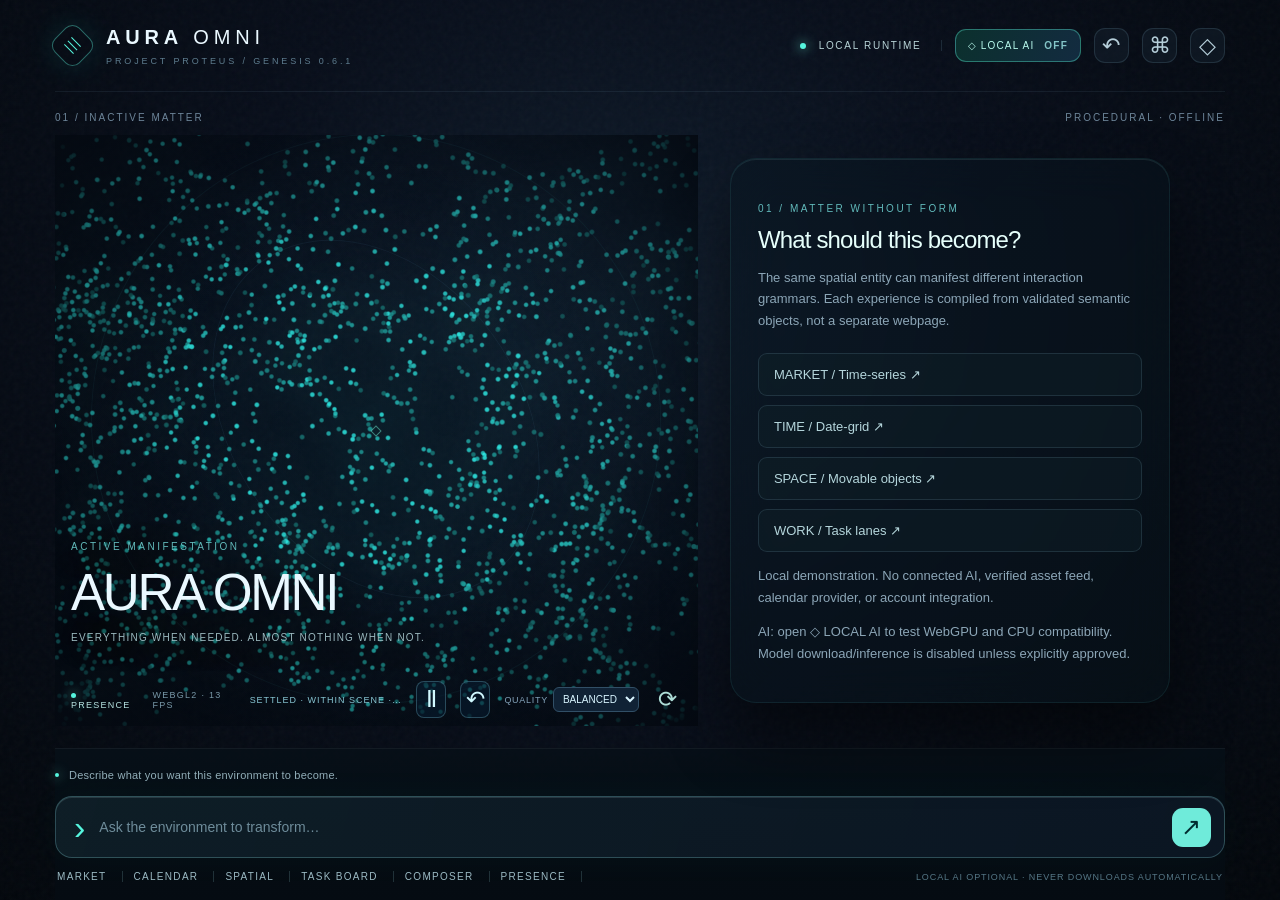
<file: proteus/genesis-061/index.html>
<!doctype html><html lang="en"><head><meta charset="utf-8"><meta name="viewport" content="width=device-width,initial-scale=1,viewport-fit=cover"><meta name="theme-color" content="#050911"><meta name="description" content="GENESIS 0.6.1 isolated semantic morphing runtime — Project PROTEUS"><title>AURA OMNI · GENESIS 0.6.1</title><style>:root{color-scheme:dark;--night:#050a12;--ink:#eaf8ff;--muted:#8396a9;--aqua:#56f5de;--ice:#94caff;--violet:#a98dff;--gold:#f0b36b;--line:rgba(163,224,248,.13);font-family:Inter,'Segoe UI',Arial,sans-serif}*{box-sizing:border-box}html,body{margin:0;min-height:100%;background:var(--night);color:var(--ink)}body{overflow-x:hidden;background:radial-gradient(ellipse at 48% 33%,#101d2c 0,#080e1a 42%,#03070c 98%)}button,input{font:inherit}button{cursor:pointer}button:focus-visible,input:focus-visible{outline:2px solid var(--aqua);outline-offset:3px}[hidden]{display:none!important}.visually-hidden{position:absolute;clip:rect(0,0,0,0);width:1px;height:1px;overflow:hidden}.surface-noise{position:fixed;inset:0;z-index:0;opacity:.12;pointer-events:none;background-image:url('data:image/svg+xml,%3Csvg viewBox=%220 0 180 180%22 xmlns=%22http://www.w3.org/2000/svg%22%3E%3Cfilter id=%22n%22%3E%3CfeTurbulence type=%22fractalNoise%22 baseFrequency=%220.92%22 numOctaves=%223%22 stitchTiles=%22stitch%22/%3E%3C/filter%3E%3Crect width=%22180%22 height=%22180%22 filter=%22url(%23n)%22 opacity=%22.27%22/%3E%3C/svg%3E')}.app{position:relative;z-index:1;max-width:1720px;min-height:100svh;margin:auto;padding:0 4.3vw;display:flex;flex-direction:column}.topbar{height:92px;display:flex;align-items:center;justify-content:space-between;border-bottom:1px solid rgba(169,224,248,.075)}.brand{display:flex;gap:16px;align-items:center}.brand b{display:block;font-size:20px;letter-spacing:.24em;font-weight:720}.brand-light{font-weight:250}.brand small{display:block;color:#5e7c8e;font-size:9px;letter-spacing:.32em;margin-top:7px}.brand-sigil{width:35px;height:35px;border:1px solid rgba(94,246,223,.4);display:grid;place-content:center;transform:rotate(45deg);border-radius:10px;box-shadow:0 0 30px #1ef1d21f}.brand-sigil span{width:13px;height:1px;background:var(--aqua);margin:2px;display:block}.topright{display:flex;align-items:center;gap:13px}.live{font-size:10px;letter-spacing:.17em;color:#b8d4d7;border-right:1px solid var(--line);padding-right:19px}.live i,.feedback-light,.pulse{width:6px;height:6px;display:inline-block;border-radius:100%;background:var(--aqua);box-shadow:0 0 12px #6fffe3}.live i{margin-right:8px}.icon-button{display:grid;place-items:center;background:#18253270;color:#b5ced9;border:1px solid var(--line);width:35px;height:35px;border-radius:11px;font-size:22px}.microline{display:flex;justify-content:space-between;padding-top:20px;font-size:10px;letter-spacing:.2em;color:#6d8599}.stage{flex:1;display:grid;grid-template-columns:minmax(0,1.13fr) minmax(380px,.87fr);gap:clamp(15px,2.5vw,48px);align-items:stretch;min-height:min(660px,66vh);padding-top:12px;padding-bottom:22px}.world{min-height:520px;position:relative;touch-action:none;user-select:none;overflow:hidden;isolation:isolate;background:radial-gradient(ellipse at 50% 52%,#08222c70 0,#06132222 51%,transparent 76%)}.world-vignette{position:absolute;inset:-10%;background:radial-gradient(ellipse at 50% 49%,transparent 30%,#03091088 67%,#050a12 84%);pointer-events:none;z-index:2}.world-orbit{position:absolute;border:1px solid rgba(84,207,219,.075);border-radius:50%;width:min(60vw,570px);height:min(60vw,570px);left:50%;top:48%;transform:translate(-50%,-50%) rotate(25deg);pointer-events:none}.world-orbit-two{width:min(42vw,390px);height:min(42vw,390px);border-color:#7fc4e711;transform:translate(-50%,-50%) rotate(-36deg) scaleX(.74)}#worldCanvas{position:absolute;inset:0;width:100%;height:100%;z-index:1;filter:drop-shadow(0 0 17px rgba(79,230,215,.38))}.focus-hair{position:absolute;inset:50% auto auto 50%;width:8px;height:8px;border:1px solid #78f6dd78;transform:translate(-50%,-50%) rotate(45deg);z-index:3;pointer-events:none}.stage-label{position:absolute;z-index:4;bottom:73px;left:16px;pointer-events:none;text-shadow:0 5px 30px #02080d}.stage-kicker,.section-eyebrow{font-size:10px;color:#62babb;letter-spacing:.25em}.stage-label h1{font-size:clamp(25px,4vw,56px);font-weight:360;letter-spacing:-.046em;margin:9px 0}.stage-label p{font-size:10px;color:#9bb9bf;letter-spacing:.12em;max-width:390px}.world-footer{position:absolute;z-index:4;bottom:8px;left:16px;right:16px;display:flex;align-items:center;justify-content:space-between;gap:14px;font-size:9px;letter-spacing:.14em;color:#7999a9}.world-footer>span:first-child{color:#b7e4e2}.pulse{margin-right:8px;width:5px;height:5px}.world-footer button{background:none;color:#afdfd9;font-size:23px;border:0;padding:5px}.experience{position:relative;z-index:5;align-self:center;width:100%;max-width:620px;min-height:400px;max-height:min(685px,72vh);overflow:auto;overscroll-behavior:contain;padding:27px 27px 25px;border:1px solid var(--line);border-radius:26px;background:linear-gradient(135deg,#111d2bd8,#08121ce8 58%,#07111ab3);box-shadow:0 35px 65px #0007, inset 0 1px #b5f7ff18;backdrop-filter:blur(22px);scrollbar-color:#37545a transparent}.experience.is-presence{max-width:440px;min-height:310px;background:linear-gradient(135deg,#07152075,#07151b66);border-color:#5ff4e715}.experience-heading{display:flex;gap:16px;align-items:flex-start;justify-content:space-between}.experience h2{font-weight:430;letter-spacing:-.035em;font-size:clamp(24px,2.5vw,37px);margin:12px 0 7px}.experience h3{font-size:12px;letter-spacing:.13em;color:#d2edee;font-weight:500;text-transform:uppercase}.description{font-size:13px;line-height:1.65;color:#8ca6b7}.pill{display:inline-flex;align-items:center;gap:7px;padding:7px 9px;border:1px solid var(--line);color:#91c6cc;font-size:9px;white-space:nowrap;letter-spacing:.12em;border-radius:7px}.info-rule{height:1px;background:linear-gradient(90deg,#8fc9d828,transparent);margin:18px 0}.presence-message{font-family:Georgia,serif;font-style:italic;font-size:clamp(19px,2.5vw,29px);font-weight:normal;line-height:1.38;color:#d6f7f1;max-width:360px;margin:26px 0}.presence-items{display:grid;gap:9px;margin-top:22px}.presence-items button{color:#b5d6dc;background:#12232b66;border:1px solid var(--line);padding:13px 15px;text-align:left;border-radius:9px;font-size:13px;display:flex;align-items:center;justify-content:space-between}.presence-items button span{color:var(--aqua)}.data-summary{display:grid;grid-template-columns:1fr 1fr;gap:12px;margin:18px 0}.metric{background:#071a2587;border:1px solid #8ecbdc14;border-radius:13px;padding:16px;min-width:0}.metric-label{color:#779bab;font-size:10px;letter-spacing:.13em}.metric-value{display:block;font-size:clamp(20px,2.15vw,31px);font-weight:380;letter-spacing:-.045em;margin-top:8px;white-space:nowrap}.metric-note{font-size:10px;color:#9dc6c7;margin-top:7px}.metric-accent{color:var(--aqua)}.button-group{display:flex;gap:7px;flex-wrap:wrap}.choice{border:1px solid #b4eaf224;background:#0c202c87;color:#9fbcc7;padding:9px 12px;border-radius:9px;font-size:11px}.choice[aria-pressed="true"],.choice.selected{border-color:#6ef2d77b;background:#1d4b4b80;color:#d8fff7}.data-chart{width:100%;height:auto;display:block;border:1px solid #ffffff10;border-radius:13px;background:#06131faa;touch-action:none}.chart-tooltip{padding:12px 0;font-size:12px;color:#a9dadd;min-height:40px}.legend{display:flex;align-items:center;justify-content:space-between;margin-bottom:12px;gap:12px}.legend small{font-size:10px;color:#6e95a6}.calendar-nav{display:flex;gap:8px;align-items:center;justify-content:space-between}.calendar-nav h2{font-size:26px;margin:5px 0}.calendar-controls{display:flex;gap:7px}.calendar-controls button,.mini-btn{border:1px solid var(--line);background:#1428346b;color:#bdeae5;border-radius:8px;padding:8px 11px}.day-headings,.calendar-grid{display:grid;grid-template-columns:repeat(7,minmax(0,1fr));gap:5px}.day-headings{margin:22px 0 8px}.day-headings span{font-size:10px;color:#83b4ba;text-align:center}.day{aspect-ratio:1;min-width:0;border-radius:9px;border:1px solid #7cbdcc14;background:#0719279e;color:#e2eaf0;font-size:12px;position:relative;display:grid;place-items:center}.day.today{border-color:#c8dba534}.day.selected{background:#24575ca8;border-color:#68e2d2}.day.has-event:after{content:"";position:absolute;width:4px;height:4px;border-radius:50%;background:#ffc983;bottom:4px;left:50%;transform:translateX(-50%)}.day-empty{border:0;background:transparent}.appointment{display:flex;justify-content:space-between;gap:8px;align-items:center;padding:10px 12px;border-radius:10px;background:#12212a9b;margin:6px 0}.appointment time{font-size:10px;color:var(--aqua);width:45px}.appointment span{flex:1;overflow-wrap:anywhere;font-size:12px}.appointment button{background:none;color:#e5a5a5;border:0;padding:3px 9px}.event-form{display:flex;gap:8px;margin:15px 0 4px;flex-wrap:wrap}.event-form input{background:#06141ed8;border:1px solid #76c9d42e;border-radius:8px;color:var(--ink);padding:11px;min-width:0}.event-form input[type=text]{flex:1 1 155px}.event-form input[type=time]{flex:0 1 110px;color-scheme:dark}.event-form button{background:#22544c;color:#d9fff8;border:1px solid #6bf3d354;padding:10px 12px;border-radius:9px}.model-display{height:160px;margin:8px 0 18px;border:1px solid #78c5db20;border-radius:15px;display:grid;place-items:center;background:radial-gradient(ellipse at center,#1b324053,transparent 70%);position:relative}.chamber{width:112px;height:106px;border:2px solid #88dae377;border-radius:31% 31% 19% 19%;position:relative;overflow:hidden;box-shadow:inset 0 0 30px #57bcaf1c,0 0 34px #55f4df1c}.liquid{position:absolute;left:10%;right:10%;bottom:0;height:60%;border-radius:30% 30% 15% 15%;background:linear-gradient(#c88c4966,#ab63366b);animation:liquidPulse 2.8s ease-in-out infinite}.liquid:before{content:"";position:absolute;inset:4px;border-radius:100%;border-top:2px solid #f1bc8b91}.no-motion .liquid{animation:none}@keyframes liquidPulse{50%{height:68%}}.model-display span{position:absolute;top:13px;left:13px;font-size:9px;color:#94b4c2;letter-spacing:.17em}.knob-row{display:grid;grid-template-columns:70px 1fr 65px;align-items:center;gap:8px;padding:12px 0;border-bottom:1px solid #b9e1ed15}.knob-row label{font-size:11px;color:#a9c7c8}.knob-row output{text-align:right;font-size:12px;color:#d6eee9}.knob-row input{width:100%;accent-color:#58e8cf}.simulation-note{font-size:11px;color:#7d9aaa;line-height:1.65;margin-top:15px}.dock{position:relative;border-top:1px solid #acd0db15;padding:12px 0 18px;background:linear-gradient(#071018e0,#050b12)}.feedback{display:flex;gap:10px;align-items:center;min-height:28px;color:#92aeb9;font-size:11px;letter-spacing:.02em;margin-bottom:7px}.feedback-light{flex:none;width:4px;height:4px}.command-form{height:62px;display:flex;gap:12px;align-items:center;padding:0 13px 0 18px;border:1px solid #82d5d748;border-radius:17px;background:linear-gradient(105deg,#172f397f,#0e1b2ba9);box-shadow:0 0 40px #00f5ce08,inset 0 1px #d7f7fa22}.prompt-symbol{font-size:34px;color:var(--aqua);font-weight:200}.command-form input{flex:1;width:100%;min-width:0;border:0;outline:none;background:transparent;font-size:14px;color:#edfaff}.command-form input::placeholder{color:#6e8c9a}.command-form button{border:0;border-radius:11px;background:#6febda;color:#002b30;font-size:24px;width:39px;height:39px}.quick-actions{display:flex;gap:11px;align-items:center;padding:13px 2px 0;flex-wrap:wrap}.quick-actions button{background:none;color:#9bbac3;font-size:10px;letter-spacing:.13em;border:0;border-right:1px solid #8dc8ce34;padding:0 15px 0 0}.runtime-status{font-size:9px;letter-spacing:.1em;color:#557786;margin-left:auto}.history-drawer{position:fixed;z-index:30;top:93px;right:4vw;width:min(370px,88vw);border:1px solid #79d5da48;border-radius:18px;background:#081823ed;box-shadow:0 20px 80px #000a;padding:22px;backdrop-filter:blur(20px)}.panel-heading{display:flex;justify-content:space-between;align-items:center;letter-spacing:.12em;font-size:11px}.panel-heading button{background:none;border:0;color:#a3d9d7;font-size:24px}.history-drawer #historyList{display:grid;gap:8px;margin-top:17px}.history-drawer #historyList button{padding:11px;border:1px solid var(--line);border-radius:8px;color:#bddbdc;text-align:left;background:#102531b5}.history-drawer p{font-size:11px;color:#758e9d;line-height:1.6}.fade-in{animation:enterPanel .38s ease both}@keyframes enterPanel{from{opacity:.30;transform:translateY(10px)}to{opacity:1;transform:none}}
@media(max-width:970px){.app{padding:0 3.5vw}.stage{grid-template-columns:1fr;gap:0;padding-top:2px}.world{min-height:360px;height:42vh}.world-orbit{width:380px;height:380px}.world-orbit-two{width:290px;height:290px}.stage-label{bottom:55px}.experience{max-width:100%;max-height:none;min-height:280px;margin:0 0 18px;padding:23px}.experience.is-presence{max-width:100%}.topbar{height:74px}.microline{padding-top:13px}}
@media(max-width:480px){.app{padding:0 16px}.topbar{height:67px}.brand b{font-size:14px}.brand small{font-size:7px;letter-spacing:.19em}.brand-sigil{width:27px;height:27px}.live{display:none}.microline{font-size:8px}.world{height:33vh;min-height:245px}.world-orbit{width:290px;height:290px}.world-orbit-two{width:220px;height:220px}.stage-label{left:4px;bottom:44px}.stage-label h1{font-size:27px}.stage-label p{font-size:8px;line-height:1.5;margin-bottom:0}.world-footer{left:5px;right:5px;bottom:4px;font-size:8px}.experience{border-radius:17px;padding:18px 17px;margin-bottom:8px}.experience h2{font-size:24px}.data-summary{gap:7px}.metric{padding:12px}.metric-value{font-size:22px}.day-headings,.calendar-grid{gap:3px}.day{border-radius:7px;font-size:11px}.dock{padding:9px 0 12px}.command-form{height:54px;border-radius:12px}.command-form input{font-size:12px}.feedback{font-size:10px}.quick-actions{gap:8px}.quick-actions button{font-size:9px;padding-right:8px}.runtime-status{width:100%;margin-top:3px}}
@media(prefers-reduced-motion:reduce){*,*:before,*:after{animation-duration:.01ms!important;transition-duration:.01ms!important}}
/* GENESIS 0.4 composable presentation families */
.experience-block{margin:18px 0 26px;padding:20px 0;border-top:1px solid rgba(131,198,209,.13);min-width:0}.block-heading{display:flex;align-items:baseline;justify-content:space-between;flex-wrap:wrap;gap:8px;margin-bottom:16px}.block-type{font-size:10px;letter-spacing:.18em;color:#67dccb}.block-title{font-size:19px;letter-spacing:.02em;color:#e3f9f8;font-weight:500}.chart-top{display:flex;justify-content:space-between;flex-wrap:wrap;gap:10px}.spectral-chart{width:100%;display:block;aspect-ratio:720/320;touch-action:pan-y;overflow:visible}.chart-stat{display:flex;gap:8px;align-items:baseline;flex-wrap:wrap;margin:14px 0}.chart-stat span{color:#96b5be;font-size:11px;letter-spacing:.14em}.chart-stat strong{font-size:24px;color:#d8fff9}.chart-stat small{color:#80d9ce}.chart-hint{font-size:12px;color:#b3cbd0;padding:8px 0}.experience-tail{display:flex;flex-wrap:wrap;gap:12px;margin:24px 0}.calendar-toolbar{display:flex;align-items:center;justify-content:space-between;margin:16px 0;color:#effffc}.calendar-toolbar strong{font-size:21px;font-weight:500}.appointment-editor{margin-top:20px}.appointment-editor h3{font-size:15px}.assembly-layout{display:grid;grid-template-columns:minmax(0,1.5fr) minmax(180px,1fr);gap:18px;align-items:center}.assembly-plan{display:block;min-width:0;width:100%;max-height:330px;touch-action:none;background:radial-gradient(ellipse,rgba(71,183,180,.11),transparent 75%);border:1px solid rgba(139,219,218,.14);border-radius:18px}.assembly-selected circle:first-child{stroke-width:4}.assembly-details{padding:12px 0}.assembly-details h3{font-size:21px;color:#dcfff9;margin:8px 0}.assembly-buttons{display:flex;flex-wrap:wrap;gap:7px;margin:14px 0}.assembly-buttons button{min-width:37px}.task-board{display:grid;grid-template-columns:repeat(auto-fit,minmax(135px,1fr));gap:12px;align-items:start;min-height:160px}.task-lane{min-height:130px;border:1px solid rgba(121,190,207,.17);background:rgba(24,45,59,.48);border-radius:16px;padding:12px}.task-lane-head{display:flex;align-items:center;justify-content:space-between;gap:8px;margin-bottom:14px}.task-lane-head h3{font-size:12px;font-weight:600;color:#c6eced}.task-card{padding:11px;margin:9px 0;border:1px solid rgba(110,202,204,.22);border-radius:10px;background:rgba(62,102,111,.24);color:#e1f8f5;font-size:13px;cursor:grab}.task-actions{display:flex;gap:5px;justify-content:space-between;margin-top:10px}.task-actions select,.task-add select{max-width:100%;color:#c3e7e9;background:#17313f;border:1px solid #406574;padding:6px;border-radius:8px}.task-actions select{width:75%;font-size:11px}.task-add{display:flex;gap:8px;align-items:center;flex-wrap:wrap;margin-top:15px}.task-add input,.task-add select{flex:1 1 110px;min-width:0}.composer-modal{position:fixed;inset:12px;z-index:50;max-width:min(850px,calc(100vw - 24px));max-height:calc(100dvh - 24px);width:100%;margin:auto;background:rgba(7,19,30,.98);border:1px solid rgba(85,213,209,.5);border-radius:23px;color:#e5fbfa;box-shadow:0 40px 120px rgba(0,0,0,.8);padding:26px;overflow:auto}.composer-modal::backdrop{background:rgba(2,7,12,.80);backdrop-filter:blur(8px)}.composer-modal h2{font-size:21px;margin-bottom:9px}.composer-top,.composer-actions{display:flex;flex-wrap:wrap;gap:9px;margin:14px 0}.composer-input{display:block;width:100%;min-height:290px;border:1px solid rgba(103,193,190,.33);border-radius:14px;background:rgba(8,24,35,.94);color:#baffef;font:12px/1.5 ui-monospace,monospace;padding:16px;resize:vertical;white-space:pre;tab-size:2}.composer-status{font-size:12px;color:#c0ebde}.compile-button{background:linear-gradient(125deg,#59edd6,#c0f7ef);color:#06252c;border:0;border-radius:10px;padding:12px 18px;font-weight:700}.presence-intro{padding-top:12px}.presence-intro h2{font-size:24px;color:#e6fffb;margin:10px 0}.calendar-grid .day{min-height:36px}.task-add input,.event-form input{color:#eefcfb!important}
@media (max-width:760px){.assembly-layout{grid-template-columns:1fr}.assembly-plan{max-height:230px}.task-board{grid-template-columns:repeat(auto-fit,minmax(110px,1fr))}.task-card{font-size:12px;padding:8px}.task-actions{flex-wrap:wrap}.task-actions select{width:100%}.composer-modal{padding:15px}.spectral-chart{aspect-ratio:720/380}.experience-block{padding-top:12px;margin-top:12px}.chart-stat strong{font-size:20px}.task-add input{min-width:140px}.composer-input{min-height:200px}}

/* GENESIS 0.5: functional cinematic controls, responsive without interfering with stage gestures. */
#directorStatus{font-size:9px;letter-spacing:.11em;color:#88c6d3;max-width:210px;overflow:hidden;white-space:nowrap;text-overflow:ellipsis}
.world-footer .cinematic-control{border:1px solid rgba(128,211,234,.28);background:rgba(9,30,50,.55);color:#d1f9ff;border-radius:8px;min-width:30px;min-height:30px;padding:4px;cursor:pointer}
.quality-label{display:flex;align-items:center;gap:5px;color:#85a4bb;font-size:9px;letter-spacing:.08em}
#graphicsQuality{background:#102235;color:#d8f5ff;border:1px solid #314f66;border-radius:6px;font-size:10px;padding:5px;max-width:91px}
@media(max-width:600px){.world-footer{flex-wrap:wrap;gap:5px!important;padding-bottom:8px!important}#directorStatus{max-width:130px;font-size:8px}.quality-label{font-size:8px}#graphicsQuality{max-width:85px}}
@media(prefers-reduced-motion:reduce){.world-orbit{animation:none!important}}
/* GENESIS 0.5 mobile director layout: no labels may collide with controls. */
@media(max-width:760px){
 .stage-label{bottom:130px;left:12px;right:12px}
 .stage-label h1{font-size:clamp(24px,7vw,36px);margin:6px 0}
 .stage-label p{line-height:1.35;max-width:95%;white-space:normal}
 .world-footer{display:grid;grid-template-columns:minmax(0,1fr) 38px 38px 98px 34px;grid-template-rows:32px 22px;gap:3px;bottom:7px;left:12px;right:12px;align-items:center;font-size:8px;letter-spacing:.04em}
 .world-footer>span:first-child{grid-column:1/2;grid-row:1;overflow:hidden;white-space:nowrap}
 #renderStatus{grid-column:1/2;grid-row:2;font-size:8px}
 #directorStatus{grid-column:2/6;grid-row:2;text-align:right;overflow:hidden;text-overflow:ellipsis;white-space:nowrap;font-size:8px}
 #pauseMotion{grid-column:2;grid-row:1}#reverseMotion{grid-column:3;grid-row:1}
 .quality-label{grid-column:4;grid-row:1;font-size:0}
 .quality-label select{max-width:93px;min-width:90px;font-size:9px;padding:6px 4px}
 #resetCamera{grid-column:5;grid-row:1}
 .world-footer .cinematic-control{width:32px;height:32px;padding:2px;min-width:0;font-size:16px}
 .world-footer>button{margin:0}
}
@media(max-width:370px){.world-footer{grid-template-columns:minmax(0,1fr) 30px 30px 82px 26px;gap:2px}.quality-label select{min-width:77px;max-width:80px;font-size:8px}}

/* GENESIS 0.6 opt-in cognition. No fullscreen overlay until explicitly opened. */
.ai-launch{background:linear-gradient(115deg,#0b302d,#132b40);border:1px solid #57ebd064;border-radius:11px;color:#b8faed;padding:10px 12px;font-size:10px;white-space:nowrap;letter-spacing:.12em}
.ai-launch span{color:#84c5c8;font-weight:650;margin-left:6px}
.ai-panel{max-width:610px!important}
.ai-grid{display:grid;grid-template-columns:1fr 1fr;gap:9px;margin:15px 0}
.ai-feature{border:1px solid rgba(106,197,190,.2);border-radius:12px;background:#11273489;padding:12px;min-height:65px}
.ai-feature strong{font-size:10px;letter-spacing:.10em;color:#9ce2dd;display:block;margin-bottom:6px}
.ai-feature span{font-size:13px;color:#e8f9fd;overflow-wrap:anywhere}
.ai-callout{font-size:12px;line-height:1.65;color:#b9d2dc;background:#132638d9;border-left:2px solid #60dfd2;padding:12px 15px;border-radius:4px 10px 10px 4px}
.ai-consent{display:flex;gap:12px;align-items:start;margin:15px 0;color:#d4eef0;font-size:12px;line-height:1.5}
.ai-consent input{accent-color:#59e6d3;flex:0 0 20px;width:20px;height:20px;margin:1px 0 0}
.ai-meter{height:7px;overflow:hidden;background:#172d41;border-radius:20px;margin:14px 0}
.ai-meter-fill{display:block;height:100%;width:0%;background:linear-gradient(90deg,#4ce3ca,#96bfff);transition:width .15s linear}
.ai-log{font-size:12px;color:#9cb9c4;line-height:1.6;overflow-wrap:anywhere;min-height:45px}
.ai-actions{display:flex;gap:8px;flex-wrap:wrap;margin-top:16px}
.ai-actions button{padding:11px 13px;font-size:11px;border-radius:9px;border:1px solid #377e7b;background:#14373d;color:#d4f5f0}
.ai-actions button:disabled{cursor:not-allowed;opacity:.38}
.ai-actions button.ai-primary{color:#06252c;background:linear-gradient(130deg,#77f9dc,#bbecff);border:0;font-weight:700}
.ai-stated{font-size:11px;color:#8cb1bc;margin-top:15px}
@media(max-width:650px){.ai-launch{font-size:9px;padding:8px 9px}.ai-launch span{display:none}.topright{gap:6px}.ai-grid{grid-template-columns:1fr 1fr}.ai-feature{padding:9px}.ai-feature span{font-size:11px}}
@media(max-width:370px){.ai-grid{grid-template-columns:1fr}.ai-launch{letter-spacing:0}.topright .icon-button{width:31px;height:31px}}

/* Dual-backend model selector: explicit choice without expanding the resting UI */
.ai-backend-label{display:block;margin:12px 0;color:#94c5c6;font-size:.72rem;letter-spacing:.09em;font-weight:700}.ai-backend-select{display:block;width:100%;margin:7px 0 0;padding:13px 14px;border-radius:12px;border:1px solid rgba(112,220,213,.35);background:#0c1d2b;color:#f0ffff;font-size:.9rem}.ai-model-choice{font-size:.82rem;color:#adc7d1;line-height:1.6;margin:8px 0 14px;overflow-wrap:anywhere}
</style></head><body>
<div class="surface-noise" aria-hidden="true"></div>
<div id="app" class="app" data-scene="presence">
 <header class="topbar"><div class="brand"><span class="brand-sigil" aria-hidden="true"><span></span><span></span><span></span></span><div><b>AURA<span class="brand-light"> OMNI</span></b><small>PROJECT PROTEUS / GENESIS 0.6.1</small></div></div><div class="topright"><span class="live"><i></i> LOCAL RUNTIME</span><button id="localAIButton" class="ai-launch" type="button" aria-label="Local AI setup" title="Check hardware and opt in to local inference">◇ LOCAL AI <span id="aiTopStatus">OFF</span></button><button id="historyBtn" class="icon-button" aria-label="Scene history" title="History">↶</button><button id="composerBtn" class="icon-button" aria-label="Experience Composer" title="Compile JSON experience">⌘</button><button id="saveBtn" class="icon-button" aria-label="Save session locally" title="Save to this browser">◇</button></div></header>
 <div class="microline"><span id="eyebrow">01 / INACTIVE MATTER</span><span id="source">PROCEDURAL · OFFLINE</span></div>
 <main class="stage">
  <div class="world" id="world" aria-label="Interactive spatial representation. Drag to rotate, scroll or pinch to zoom.">
   <div class="world-vignette"></div><div class="world-orbit world-orbit-one"></div><div class="world-orbit world-orbit-two"></div>
   <canvas id="worldCanvas" aria-label="Continuously morphing procedural geometry"></canvas>
   <div class="focus-hair" aria-hidden="true"></div>
   <div class="stage-label"><span class="stage-kicker">ACTIVE MANIFESTATION</span><h1 id="sceneTitle">AURA OMNI</h1><p id="sceneSubtitle">EVERYTHING WHEN NEEDED. ALMOST NOTHING WHEN NOT.</p></div>
   <div class="world-footer"><span><i class="pulse" aria-hidden="true"></i> <span id="sceneRole">PRESENCE</span></span><span id="renderStatus">RENDERER INITIALIZING</span><span id="directorStatus" aria-live="off">DIRECTOR / IDLE</span><button id="pauseMotion" class="cinematic-control" title="Pause or resume cinematic transition" aria-label="Pause or resume transition">Ⅱ</button><button id="reverseMotion" class="cinematic-control" title="Reverse to prior experience" aria-label="Reverse transition">↶</button><label class="quality-label" for="graphicsQuality">QUALITY<select id="graphicsQuality" aria-label="Graphics quality"><option value="eco">ECO</option><option value="balanced" selected>BALANCED</option><option value="detailed">DETAIL</option></select></label><button id="resetCamera" title="Reset rotation and zoom" aria-label="Reset camera">⟳</button></div>
  </div>
  <section id="experience" class="experience" aria-label="Active contextual experience"></section>
 </main>
 <div id="historyDrawer" class="history-drawer" hidden><div class="panel-heading"><strong>SCENE CONTINUITY</strong><button id="closeHistory" aria-label="Close history">×</button></div><div id="historyList"></div><p>History preserves your financial chart span and local calendar events.</p></div>
 <footer class="dock"><div id="feedback" class="feedback" role="status" aria-live="polite"><span class="feedback-light"></span><span id="feedbackText">Describe what you want this environment to become.</span></div><form id="commandForm" class="command-form"><span class="prompt-symbol">›</span><label for="command" class="visually-hidden">Natural language command</label><input id="command" maxlength="280" autocomplete="off" placeholder="Ask the environment to transform…" aria-label="Command AURA OMNI"><button id="send" type="submit" aria-label="Execute command">↗</button></form><div class="quick-actions" aria-label="Quick commands"><button data-command="Show Bitcoin">MARKET</button><button data-command="Show my calendar">CALENDAR</button><button data-command="Show espresso extraction">SPATIAL</button><button data-command="Show tasks">TASK BOARD</button><button data-command="Open composer">COMPOSER</button><button data-command="Return to yourself">PRESENCE</button><span class="runtime-status">LOCAL AI OPTIONAL · NEVER DOWNLOADS AUTOMATICALLY</span></div></footer>
</div><script type="module">
// == model ==
const palette = { aqua: [.18, .95, .91], ice: [.47, .78, 1], violet: [.67, .45, 1], gold: [1, .69, .28] };
const object = (id, kind, meaning, color, count, additional = {}) => ({ id, kind, meaning, provenance: 'ILLUSTRATIVE', color: [color[0], color[1], color[2]], count, ...additional });
function syntheticPrices() {
    const start = Date.UTC(2026, 10, 17, 0, 0);
    return Array.from({ length: 97 }, (_, i) => ({ time: new Date(start + i * 15 * 60000).toISOString(), BTC: 64200 + 1400 * Math.sin(i / 10) + i * 18 + 380 * Math.sin(i * .77), ETH: 3200 + 100 * Math.sin(i / 12 + .8) + i * 2 + 35 * Math.cos(i * .62) }));
}
function ymd(year, month, day) { return `${year}-${String(month + 1).padStart(2, '0')}-${String(day).padStart(2, '0')}`; }
function validYmd(value) { return /^\d{4}-(0[1-9]|1[0-2])-(0[1-9]|[12]\d|3[01])$/.test(value) && !Number.isNaN(Date.parse(`${value}T12:00:00Z`)) && new Date(`${value}T12:00:00Z`).toISOString().slice(0, 10) === value; }
function monthCells(year, month) {
    if (!Number.isInteger(year) || year < 1970 || year > 2100 || !Number.isInteger(month) || month < 0 || month > 11)
        throw Error('Date range invalid');
    const offset = (new Date(year, month, 1).getDay() + 6) % 7;
    const len = new Date(year, month + 1, 0).getDate();
    return Array.from({ length: Math.ceil((offset + len) / 7) * 7 }, (_, i) => { const day = i - offset + 1; return day >= 1 && day <= len ? ymd(year, month, day) : null; });
}
function defaultState(now = new Date()) {
    return {
        finance: { hours: 24, series: 'BTC', hoveredIndex: null },
        calendar: { year: now.getFullYear(), month: now.getMonth(), selected: ymd(now.getFullYear(), now.getMonth(), now.getDate()), events: [] },
        flow: { pressure: 9, resistance: 4, duration: 25 }
    };
}
function createScene(chapter, state) {
    if (chapter === 'presence')
        return { id: chapter, title: 'AURA OMNI', subtitle: 'EVERYTHING WHEN NEEDED. ALMOST NOTHING WHEN NOT.', annotation: '01 / INACTIVE MATTER', role: 'PRESENCE', objects: [object('identity:proteus', 'membrane', 'Persistent non-sentient AURA identity', palette.aqua, 2200)], permissions: [], source: 'PROCEDURAL' };
    if (chapter === 'finance') {
        const full = syntheticPrices();
        const filtered = full.filter((_, i) => i >= full.length - 1 - state.finance.hours * 4);
        const prices = filtered.map(d => d[state.finance.series]);
        return { id: chapter, title: 'MARKET FORM', subtitle: `${state.finance.series} / ${state.finance.hours}-HOUR PRICE STRUCTURE`, annotation: '02 / MARKET · SYNTHETIC DATA', role: 'ANALYST', objects: [
                object('identity:proteus', 'membrane', 'Same AURA identity, orbiting the representation', palette.aqua, 370, { position: [-1.25, .81, -.38], size: [.24, .24, .24] }),
                object('asset:' + state.finance.series, 'ribbon', 'Synthetic timestamped asset price curve', palette.ice, 1200, { values: prices, position: [.12, .03, 0], size: [2.8, 1.25, 1] }),
                object('asset:time-axis', 'line', 'Temporal axis of the price series', palette.violet, 210, { position: [.05, -.7, -.1], size: [2.9, 0, 0] }),
                object('asset:volatility', 'spray', 'Abstract volatility envelope, not literal price data', palette.aqua, 420, { position: [.0, .05, -.6], size: [3, 1.4, .25] })
            ], permissions: [], source: 'SYNTHETIC' };
    }
    if (chapter === 'calendar') {
        const cells = monthCells(state.calendar.year, state.calendar.month);
        const selectedIndex = Math.max(0, cells.indexOf(state.calendar.selected));
        const col = selectedIndex % 7, row = Math.floor(selectedIndex / 7);
        const ringX = .1 + (col + .5 - 3.5) * 2.9 / 7, ringY = .03 + (Math.ceil(cells.length / 7) / 2 - row - .5) * 1.8 / Math.ceil(cells.length / 7);
        return { id: chapter, title: 'TEMPORAL FORM', subtitle: new Date(state.calendar.year, state.calendar.month, 1).toLocaleDateString('en', { month: 'long', year: 'numeric' }).toUpperCase(), annotation: '03 / TIME · PRIVATE TO THIS BROWSER', role: 'TIMEKEEPER', objects: [
                object('identity:proteus', 'membrane', 'Persistent AURA identity at the calendar anchor', palette.aqua, 350, { position: [-1.12, .85, -.3], size: [.25, .25, .25] }),
                object('calendar:month', 'grid', 'Calendar cells representing actual local dates', palette.ice, 1100, { rows: Math.ceil(cells.length / 7), cols: 7, position: [.1, .03, 0], size: [2.9, 1.8, 1] }),
                object('calendar:day:' + state.calendar.selected, 'ring', 'Current selected day in local calendar', palette.gold, 320, { position: [ringX, ringY, .07], size: [.18, .18, .18] }),
                ...state.calendar.events.filter(e => cells.includes(e.day)).slice(0, 12).map((e, i) => { const k = cells.indexOf(e.day), c = k % 7, r = Math.floor(k / 7), rows = Math.ceil(cells.length / 7); return object('event:' + e.id, 'sphere', 'Local appointment ' + e.title, palette.violet, 55, { position: [.1 + (c + .5 - 3.5) * 2.9 / 7, .03 + (rows / 2 - r - .5) * 1.8 / rows, .14], size: [.024, .024, .024] }); })
            ], permissions: [], source: 'LOCAL' };
    }
    return { id: chapter, title: 'FLUID FORM', subtitle: 'ESPRESSO / EDUCATIONAL FLOW PROXY', annotation: '04 / MECHANICS · SIMPLIFIED MODEL', role: 'EXPLAINER', objects: [
            object('identity:proteus', 'membrane', 'Persistent AURA identity as guide to the model', palette.aqua, 340, { position: [-1.2, .82, -.25], size: [.25, .25, .25] }),
            object('espresso:chamber', 'cylinder', 'Transparent espresso machine chamber', palette.ice, 660, { position: [0, .25, 0], size: [.9, 1.3, .9] }),
            object('espresso:water', 'helix', 'Water path as animated schematic', palette.aqua, 540, { position: [0, .0, 0], size: [.5, 1.7, .5], turns: 5 }),
            object('espresso:flow', 'spray', 'Illustrative extracted liquid particle flow', palette.gold, 380, { position: [0, -.82, 0], size: [.33, .55, .32] })
        ], permissions: [], source: 'ILLUSTRATIVE' };
}
function flowMetrics(flow) {
    // Educational proxy, NOT a physical extraction solver.
    const rate = flow.pressure / (flow.resistance + 1) * .8;
    return { flowRate: rate, yield: rate * flow.duration, ratio: rate * flow.duration / 18 };
}
function filteredPrices(state) { const arr = syntheticPrices(); return arr.slice(-(state.hours * 4 + 1)); }


// == runtime ==
class ProteusRuntime {
    identity = 'identity:proteus';
    state;
    active = 'presence';
    scene;
    transition = null;
    timeline = ['presence'];
    index = 0;
    constructor(now = new Date()) { this.state = defaultState(now); this.scene = createScene('presence', this.state); }
    get history() { return [...this.timeline]; }
    get canBack() { return this.index > 0; }
    get transitionProgress() { return !this.transition ? 1 : Math.min(1, Math.max(0, (performance.now() - this.transition.startedAt) / this.transition.duration)); }
    enter(next, at = performance.now()) {
        const origin = this.scene;
        const nextScene = createScene(next, this.state);
        this.active = next;
        this.scene = nextScene;
        this.timeline = this.timeline.slice(0, this.index + 1);
        this.timeline.push(next);
        this.index++;
        this.transition = { from: origin.id, to: next, fromScene: origin, toScene: nextScene, startedAt: at, duration: 1450 };
    }
    refresh() { this.scene = createScene(this.active, this.state); }
    back(at = performance.now()) { if (!this.canBack)
        return false; const from = this.scene; this.index--; this.active = this.timeline[this.index]; this.scene = createScene(this.active, this.state); this.transition = { from: from.id, to: this.active, fromScene: from, toScene: this.scene, startedAt: at, duration: 1250 }; return true; }
    setSpan(hours) { if (![6, 12, 24].includes(hours))
        throw Error('Span unsupported'); this.state.finance.hours = hours; if (this.active === 'finance')
        this.refresh(); }
    setSeries(series) { if (!['BTC', 'ETH'].includes(series))
        throw Error('Unknown series'); this.state.finance.series = series; if (this.active === 'finance')
        this.refresh(); }
    changeMonth(offset) { if (!Number.isInteger(offset) || Math.abs(offset) > 24)
        throw Error('Invalid month offset'); const s = this.state.calendar; const next = new Date(s.year, s.month + offset, 1); if (next.getFullYear() < 1970 || next.getFullYear() > 2100)
        throw Error('Date out of range'); s.year = next.getFullYear(); s.month = next.getMonth(); s.selected = ymd(s.year, s.month, 1); if (this.active === 'calendar')
        this.refresh(); return monthCells(s.year, s.month); }
    selectDay(day) { if (!validYmd(day) || day.slice(0, 7) !== ymd(this.state.calendar.year, this.state.calendar.month, 1).slice(0, 7))
        throw Error('Day is not in active month'); this.state.calendar.selected = day; if (this.active === 'calendar')
        this.refresh(); }
    addEvent(day, title, time) { if (!validYmd(day))
        throw Error('Invalid day'); const t = title.trim(); if (!t || t.length > 90 || /[<>]/.test(t))
        throw Error('Invalid title'); if (!/^([01]\d|2[0-3]):[0-5]\d$/.test(time))
        throw Error('Invalid event time'); if (this.state.calendar.events.length >= 200)
        throw Error('Local event quota reached'); const event = { id: 'e-' + (typeof crypto !== 'undefined' && typeof crypto.randomUUID === 'function' ? crypto.randomUUID() : `${Date.now().toString(36)}-${Math.random().toString(36).slice(2)}`), day, title: t, time, createdAt: new Date().toISOString() }; this.state.calendar.events.push(event); return event; }
    deleteEvent(id) { const length = this.state.calendar.events.length; this.state.calendar.events = this.state.calendar.events.filter(e => e.id !== id); return length !== this.state.calendar.events.length; }
    setFlow(key, value) { const ranges = { pressure: [1, 15], resistance: [1, 10], duration: [5, 60] }; if (!Number.isFinite(value) || value < ranges[key][0] || value > ranges[key][1])
        throw Error('Invalid flow parameter'); this.state.flow[key] = value; }
    save() { try {
        localStorage.setItem('proteus:genesis03:v1', JSON.stringify({ version: 1, state: this.state, active: this.active }));
        return true;
    }
    catch {
        return false;
    } }
    load() { try {
        const value = localStorage.getItem('proteus:genesis03:v1');
        if (!value)
            return false;
        const o = JSON.parse(value);
        if (o.version !== 1 || !['presence', 'finance', 'calendar', 'flow'].includes(o.active) || !o.state || !Array.isArray(o.state.calendar?.events) || o.state.calendar.events.length > 200 || !o.state.calendar.events.every((e) => validYmd(e.day) && typeof e.title === 'string' && e.title.length <= 90 && /^[0-2]\d:[0-5]\d$/.test(e.time)) || ![6, 12, 24].includes(o.state.finance?.hours) || !['BTC', 'ETH'].includes(o.state.finance?.series))
            return false;
        const s = o.state;
        if (!Number.isInteger(s.calendar.year) || s.calendar.year < 1970 || s.calendar.year > 2100 || !Number.isInteger(s.calendar.month) || s.calendar.month < 0 || s.calendar.month > 11 || !validYmd(s.calendar.selected) || s.calendar.selected.slice(0, 7) !== ymd(s.calendar.year, s.calendar.month, 1).slice(0, 7) || !s.flow || !Number.isFinite(s.flow.pressure) || s.flow.pressure < 1 || s.flow.pressure > 15 || !Number.isFinite(s.flow.resistance) || s.flow.resistance < 1 || s.flow.resistance > 10 || !Number.isFinite(s.flow.duration) || s.flow.duration < 5 || s.flow.duration > 60)
            return false;
        this.state = s;
        this.active = o.active;
        this.scene = createScene(this.active, this.state);
        this.timeline = ['presence', this.active];
        this.index = 1;
        return true;
    }
    catch {
        return false;
    } }
    get diagnostics() { return { identity: this.identity, scene: this.active, history: this.history, transition: this.transition?.to || null, objects: this.scene.objects.map(o => ({ id: o.id, kind: o.kind, meaning: o.meaning })), state: structuredClone(this.state) }; }
}
/** Explicit limited grammar; this is NOT AI or a general-purpose language understanding model. */
function interpret(command, active) {
    const q = command.trim().toLowerCase();
    if (!q)
        return { type: 'message', message: 'Describe a scene to manifest.' };
    if (/^(back|go back|previous scene|undo)$/i.test(q))
        return { type: 'back' };
    if (/^(save|save experience|save this|save state)$/i.test(q))
        return { type: 'save' };
    if (/^(restore|load|restore session|load saved)$/i.test(q))
        return { type: 'load' };
    if (/\b(return|back) to (yourself|presence)|original form|resting form|go home|^presence$/.test(q))
        return { type: 'scene', target: 'presence' };
    if (/\b(calendar|schedule|appointments|month view|my month|dates)\b/.test(q))
        return { type: 'scene', target: 'calendar' };
    if (/\b(espresso|extraction|coffee machine|water flow|fluid model)\b/.test(q))
        return { type: 'scene', target: 'flow' };
    if (/\b(bitcoin|btc|ethereum|eth|price chart|crypto|market)\b/.test(q))
        return { type: 'scene', target: 'finance' };
    if (active === 'finance') {
        const h = /\b(6|12|24)\s*(?:hours?|h)\b/.exec(q);
        if (h)
            return { type: 'span', hours: Number(h[1]) };
    }
    if (active === 'calendar' && /\b(next month|forward month)\b/.test(q))
        return { type: 'month', offset: 1 };
    if (active === 'calendar' && /\b(previous month|last month)\b/.test(q))
        return { type: 'month', offset: -1 };
    return { type: 'message', message: 'Supported: Bitcoin, calendar, espresso, return to presence, go back, save or restore. Natural-language generation requires a separate AI planner.' };
}


// == field ==
const N = 3200;
const f = (i, seed = 0) => { const n = Math.sin(i * 127.1 + seed * 91.7) * 43758.5453; return n - Math.floor(n); };
const smooth = (v) => v * v * (3 - 2 * v);
function sample(obj, i, count) {
    const t = count > 1 ? i / (count - 1) : 0, ang = t * Math.PI * 2, noise = f(i, 3) - .5;
    const [cx, cy, cz] = obj.position || [0, 0, 0];
    const [sx, sy, sz] = obj.size || [1.5, 1.5, 1];
    switch (obj.kind) {
        case 'membrane': {
            // folded toroidal shell; deliberately not a conventional glowing sphere
            const a = 2 * Math.PI * f(i, 11);
            const b = 2 * Math.PI * f(i, 17);
            const lobe = 1 + .25 * Math.sin(a * 5 + Math.sin(b * 3)) + .17 * Math.cos(b * 4);
            const R = (.88 + .26 * Math.cos(b)) * lobe;
            return [cx + sx * (R * Math.cos(a) + .07 * Math.sin(b * 7)), cy + sy * (.52 * Math.sin(b) + .24 * Math.sin(a * 3)), cz + sz * ((.38 * Math.sin(a) + .29 * Math.cos(b)) * lobe)];
        }
        case 'ribbon': {
            const values = obj.values || [0, 1];
            const k = Math.max(0, Math.min(values.length - 1, Math.round(t * (values.length - 1))));
            const v = values[k];
            const min = Math.min(...values), max = Math.max(...values);
            const normal = (v - min) / (max - min || 1);
            return [cx + (t - .5) * sx, cy + (normal - .5) * sy + noise * .018, cz + Math.sin(t * 20) * .02 + noise * .12];
        }
        case 'line': return [cx + (t - .5) * sx, cy + (t - .5) * sy, cz + (t - .5) * sz];
        case 'grid': {
            const cols = obj.cols || 7, rows = obj.rows || 5;
            const perCell = Math.max(1, Math.floor(count / (rows * cols)));
            const index = Math.min(rows * cols - 1, Math.floor(i / perCell));
            const column = index % cols, row = Math.floor(index / cols);
            const cellW = sx / cols, cellH = sy / rows;
            const gx = (column + .5 - cols / 2) * cellW, gy = (rows / 2 - row - .5) * cellH;
            const local = (i % perCell) / perCell, edge = Math.floor(local * 4), u = (local * 4) % 1;
            const dx = edge === 0 ? (-.46 + u * .92) * cellW : edge === 1 ? .46 * cellW : edge === 2 ? (.46 - u * .92) * cellW : -.46 * cellW;
            const dy = edge === 0 ? .44 * cellH : edge === 1 ? (.44 - u * .88) * cellH : edge === 2 ? -.44 * cellH : (-.44 + u * .88) * cellH;
            return [cx + gx + dx, cy + gy + dy, cz + .03 * Math.sin(row + column)];
        }
        case 'ring': {
            const a = ang * 4;
            return [cx + sx * .5 * Math.cos(a), cy + sy * .5 * Math.sin(a), cz + .08 * Math.sin(a * 3)];
        }
        case 'cylinder': {
            const a = 2 * Math.PI * f(i, 2);
            const h = (f(i, 3) - .5) * sy;
            const r = (.80 + f(i, 4) * .14) * sx * .5;
            return [cx + r * Math.cos(a), cy + h, cz + r * Math.sin(a)];
        }
        case 'helix': {
            const a = t * Math.PI * 2 * (obj.turns || 4);
            return [cx + sx * .5 * Math.cos(a), cy + (t - .5) * sy, cz + sz * .5 * Math.sin(a)];
        }
        case 'spray': return [cx + (f(i, 2) - .5) * sx, cy + (f(i, 3) - .5) * sy, cz + (f(i, 4) - .5) * sz];
        case 'sphere': {
            const a = 2 * Math.PI * f(i, 2), z = 2 * f(i, 3) - 1;
            const k = Math.sqrt(1 - z * z);
            return [cx + sx * k * Math.cos(a), cy + sy * z, cz + sz * k * Math.sin(a)];
        }
    }
}
function cloudFor(scene) {
    if (!scene.objects.length || scene.objects.length > 32)
        throw Error('Object count limit');
    const objects = scene.objects;
    const weights = objects.map(o => Math.max(1, Math.min(N, o.count)));
    const total = weights.reduce((a, b) => a + b, 0);
    const nObjs = [];
    let allocated = 0;
    for (let i = 0; i < objects.length; i++) {
        const amount = i === objects.length - 1 ? N - allocated : Math.floor(N * weights[i] / total);
        nObjs.push(amount);
        allocated += amount;
    }
    const positions = new Float32Array(N * 3), colors = new Float32Array(N * 3), ids = [];
    let cursor = 0;
    for (let k = 0; k < objects.length; k++) {
        const obj = objects[k], count = nObjs[k];
        for (let i = 0; i < count; i++) {
            const p = sample(obj, i, count);
            positions.set(p, cursor * 3);
            const luminosity = .4 + .6 * f(i, 18);
            colors.set(obj.color.map(c => Math.min(1, c * luminosity)), cursor * 3);
            ids.push(obj.id);
            cursor++;
        }
    }
    return { positions, colors, ids };
}
function blendCloud(a, b, t) {
    const u = smooth(Math.max(0, Math.min(1, t)));
    const pos = new Float32Array(a.positions.length), col = new Float32Array(a.colors.length);
    for (let i = 0; i < pos.length; i++) {
        pos[i] = a.positions[i] * (1 - u) + b.positions[i] * u;
        col[i] = a.colors[i] * (1 - u) + b.colors[i] * u;
    }
    return { positions: pos, colors: col, ids: b.ids };
}
/** Aligns points by stable semantic object IDs first, then spatially sorted remainder.
 * This preserves the recognizable identity when switching unrelated domains.
 * It is not topology-aware mesh correspondence. */
function alignClouds(source, destination) {
    if (source.positions.length !== destination.positions.length)
        throw Error('Cloud size mismatch');
    const n = source.ids.length;
    if (n !== destination.ids.length)
        throw Error('Cloud ID size mismatch');
    const bins = new Map();
    for (let i = 0; i < n; i++) {
        const id = destination.ids[i];
        const list = bins.get(id) || [];
        list.push(i);
        bins.set(id, list);
    }
    const seen = new Uint8Array(n), mapped = new Int32Array(n).fill(-1);
    // Shared elements match their own semantic identity; no cross-domain relabeling.
    for (let i = 0; i < n; i++) {
        const bucket = bins.get(source.ids[i]);
        if (bucket?.length) {
            const j = bucket.pop();
            mapped[i] = j;
            seen[j] = 1;
        }
    }
    const unmatchedSource = [];
    const unmatchedTarget = [];
    for (let i = 0; i < n; i++) {
        if (mapped[i] < 0)
            unmatchedSource.push(i);
        if (!seen[i])
            unmatchedTarget.push(i);
    }
    // Meaningless geometric residuals are matched by ordered screen position to reduce crossing.
    const order = (a, b, cloud) => cloud.positions[a * 3] - cloud.positions[b * 3] || cloud.positions[a * 3 + 1] - cloud.positions[b * 3 + 1];
    unmatchedSource.sort((a, b) => order(a, b, source));
    unmatchedTarget.sort((a, b) => order(a, b, destination));
    for (let k = 0; k < unmatchedSource.length; k++)
        mapped[unmatchedSource[k]] = unmatchedTarget[k];
    const positions = new Float32Array(n * 3), colors = new Float32Array(n * 3), ids = new Array(n);
    for (let i = 0; i < n; i++) {
        const j = mapped[i];
        if (j < 0)
            throw Error('Alignment mismatch');
        positions.set(destination.positions.subarray(j * 3, j * 3 + 3), i * 3);
        colors.set(destination.colors.subarray(j * 3, j * 3 + 3), i * 3);
        ids[i] = destination.ids[j];
    }
    return { positions, colors, ids };
}
/** Remap geometry by stable semantic IDs, not arbitrary particle-array position.
 * An exact identity match retains the recognizable core across any domain.
 * Unmatched objects are reassigned deterministically; no claim of topology identity.
 */
function correlateClouds(from, to) {
    if (from.positions.length !== to.positions.length || from.positions.length !== N * 3)
        throw Error('Invalid geometry contract');
    const sourceGroups = new Map();
    for (let i = 0; i < from.ids.length; i++) {
        const id = from.ids[i];
        const group = sourceGroups.get(id) || [];
        group.push(i);
        sourceGroups.set(id, group);
    }
    const targetCounts = new Map();
    for (const id of to.ids)
        targetCounts.set(id, (targetCounts.get(id) || 0) + 1);
    const order = new Map();
    const pos = new Float32Array(from.positions.length), col = new Float32Array(from.colors.length);
    let matched = 0, identities = 0;
    for (let i = 0; i < N; i++) {
        const id = to.ids[i], group = sourceGroups.get(id), ordinal = order.get(id) || 0;
        order.set(id, ordinal + 1);
        const j = group?.length ? group[Math.min(group.length - 1, Math.floor(ordinal * group.length / (targetCounts.get(id) || 1)))] : ((i * 127 + 31) % N);
        if (group?.length) {
            matched++;
            if (id === 'identity:proteus')
                identities++;
        }
        for (let k = 0; k < 3; k++) {
            pos[i * 3 + k] = from.positions[j * 3 + k];
            col[i * 3 + k] = from.colors[j * 3 + k];
        }
    }
    return { origin: { positions: pos, colors: col, ids: to.ids.slice() }, target: to, matched, identities };
}


// == director ==
const clamp = (v, lo = 0, hi = 1) => Math.max(lo, Math.min(hi, v));
const smoothstep = (t) => { const x = clamp(t); return x * x * (3 - 2 * x); };
const initial = { yaw: .22, pitch: -.08, scale: 1, panX: 0, panY: 0 };
function preferredCamera(scene) {
    const names = new Set(scene.objects.map(o => o.kind));
    if (names.has('ribbon'))
        return { yaw: -.16, pitch: -.03, scale: 1.04, panX: 0, panY: .02 };
    if (names.has('grid'))
        return { yaw: .05, pitch: .0, scale: .99, panX: 0, panY: 0 };
    if (names.has('cylinder') || names.has('helix'))
        return { yaw: .37, pitch: -.14, scale: 1.06, panX: 0, panY: .02 };
    if (names.has('line') || names.has('sphere'))
        return { yaw: .19, pitch: -.07, scale: 1, panX: 0, panY: 0 };
    return { ...initial };
}
function activeShape(scene) { return scene.objects.find(o => o.id !== 'identity:proteus')?.kind || 'membrane'; }
function planTransition(from, to, cameraFrom, cameraTo, reduced = false) {
    const ids = new Set(from.objects.map(o => o.id));
    const shared = to.objects.filter(o => ids.has(o.id)).map(o => o.id);
    const domainObjects = shared.filter(id => id !== 'identity:proteus');
    let strategy;
    if (from.id === to.id)
        strategy = 'within-scene';
    else if (to.id === 'presence')
        strategy = 'return-to-presence';
    else if (domainObjects.length)
        strategy = 'shared-object';
    else if (activeShape(from) === 'ribbon' && activeShape(to) === 'grid')
        strategy = 'data-to-time';
    else if (activeShape(from) === 'grid' && activeShape(to) === 'ribbon')
        strategy = 'data-to-time';
    else if (to.objects.some(o => ['cylinder', 'helix'].includes(o.kind)))
        strategy = 'spatial-unfold';
    else
        strategy = 'deconstruct-recompose';
    const anchorObj = to.objects.find(o => o.id !== 'identity:proteus' && o.position);
    return { from: from.id, to: to.id, strategy, shared, domainObjects, duration: reduced ? 0 : strategy === 'within-scene' ? 540 : strategy === 'data-to-time' ? 1950 : strategy === 'return-to-presence' ? 1750 : 1650, cameraFrom: { ...cameraFrom }, cameraTo: { ...cameraTo }, anchor: anchorObj?.position ? [...anchorObj.position] : null };
}
function cameraAt(plan, t) {
    const k = smoothstep(t), a = plan.cameraFrom, b = plan.cameraTo;
    const factor = plan.strategy === 'within-scene' ? 0 : plan.strategy === 'data-to-time' ? .31 : .23;
    const withdraw = Math.sin(Math.PI * clamp(t)) * factor;
    // Arc is only a camera framing metaphor; actual data geometry remains unchanged.
    const arc = plan.strategy === 'within-scene' ? 0 : Math.sin(Math.PI * clamp(t)) * .11;
    return { yaw: a.yaw + (b.yaw - a.yaw) * k + arc, pitch: a.pitch + (b.pitch - a.pitch) * k - arc * .3,
        scale: (a.scale + (b.scale - a.scale) * k) * (1 - withdraw), panX: a.panX + (b.panX - a.panX) * k,
        panY: a.panY + (b.panY - a.panY) * k };
}
function easing(t, strategy) {
    const x = clamp(t);
    if (strategy === 'data-to-time')
        return smoothstep(x);
    if (strategy === 'deconstruct-recompose')
        return smoothstep(x);
    return smoothstep(x);
}
class CinematicDirector {
    current;
    scene;
    active = null;
    last = null;
    bookmarks = new Map();
    reducedMotion;
    constructor(scene, reducedMotion = false) { this.scene = scene; this.current = preferredCamera(scene); this.reducedMotion = reducedMotion; this.bookmarks.set(scene.id, { ...this.current }); }
    evaluate(now) {
        if (!this.active)
            return { progress: 1, rawProgress: 1, camera: { ...this.current }, phase: 'settled', strategy: this.last?.strategy || 'within-scene', paused: false, moving: false, choreography: 0, plan: this.last };
        const a = this.active, elapsed = Math.max(0, (a.pauseAt ?? now) - a.startedAt), raw = a.plan.duration ? clamp(elapsed / a.plan.duration) : 1;
        const camera = cameraAt(a.plan, raw);
        const choreo = a.plan.strategy === 'within-scene' ? .12 : a.plan.strategy === 'shared-object' ? .25 : .9;
        return { progress: easing(raw, a.plan.strategy), rawProgress: raw, camera, phase: raw < .24 ? 'withdraw' : raw < .77 ? 'restructure' : raw < 1 ? 'reveal' : 'settled', strategy: a.plan.strategy, paused: a.pauseAt !== null, moving: raw < 1, choreography: choreo, plan: a.plan };
    }
    frame(now) { const f = this.evaluate(now); if (this.active && !f.moving) {
        this.current = { ...this.active.plan.cameraTo };
        this.bookmarks.set(this.scene.id, { ...this.current });
        this.active = null;
        return { ...f, camera: { ...this.current }, progress: 1, rawProgress: 1, phase: 'settled', moving: false, paused: false, choreography: 0 };
    } return f; }
    enter(next, now, options) {
        const from = this.scene, frame = this.evaluate(now), retarget = !!options?.retarget;
        if (!retarget && !this.active)
            this.bookmarks.set(from.id, { ...frame.camera });
        const target = retarget ? { ...frame.camera } : { ...(this.bookmarks.get(next.id) || preferredCamera(next)) };
        const plan = planTransition(from, next, frame.camera, target, this.reducedMotion);
        if (options?.duration !== undefined)
            plan.duration = this.reducedMotion ? 0 : clamp(options.duration, 0, 6000);
        this.scene = next;
        this.current = { ...frame.camera };
        this.last = plan;
        if (!plan.duration) {
            this.current = { ...target };
            this.bookmarks.set(next.id, { ...target });
            this.active = null;
        }
        else
            this.active = { plan, startedAt: now, pauseAt: null };
        return plan;
    }
    pause(now) { if (this.active && this.active.pauseAt === null)
        this.active.pauseAt = now; }
    resume(now) { if (this.active && this.active.pauseAt !== null) {
        this.active.startedAt += now - this.active.pauseAt;
        this.active.pauseAt = null;
    } }
    togglePause(now) { const before = this.isPaused; before ? this.resume(now) : this.pause(now); return !before; }
    skip() { if (this.active) {
        this.current = { ...this.active.plan.cameraTo };
        this.bookmarks.set(this.scene.id, { ...this.current });
        this.active = null;
    } }
    rotate(dx, dy, now) { const pose = this.evaluate(now).camera; this.override({ ...pose, yaw: pose.yaw + dx * .004, pitch: clamp(pose.pitch + dy * .004, -.75, .75) }, now); }
    zoom(factor, now) { const pose = this.evaluate(now).camera; this.override({ ...pose, scale: clamp(pose.scale * factor, .55, 1.85) }, now); }
    reset(now) { this.override(preferredCamera(this.scene), now); }
    override(pose, now) { const frame = this.evaluate(now); this.current = { ...pose }; if (this.active) {
        this.active.plan.cameraFrom = { ...pose };
        this.active.plan.cameraTo = { ...pose };
        this.active.startedAt = now - frame.rawProgress * this.active.plan.duration;
        if (this.active.pauseAt !== null)
            this.active.pauseAt = now;
    } this.bookmarks.set(this.scene.id, { ...pose }); }
    get isMoving() { return this.active !== null; }
    get isPaused() { return this.active !== null && this.active.pauseAt !== null; }
    get savedCameraCount() { return this.bookmarks.size; }
    get diagnostics() { return { scene: this.scene.id, isMoving: this.isMoving, isPaused: this.isPaused, plan: this.last, bookmarks: [...this.bookmarks.keys()], cameraSnapshots: Object.fromEntries(this.bookmarks) }; }
}


// == renderer ==
const vertex = `#version 300 es
precision highp float;
in vec3 aFrom, aTo, cFrom, cTo;
in float aAnchor;
uniform float uMorph,uClock,uYaw,uPitch,uAspect,uScale,uChoreo;
out vec3 vCol;
void main(){
 float t=uMorph*uMorph*(3.0-2.0*uMorph);
 vec3 p=mix(aFrom,aTo,t);
 float v=float(gl_VertexID);
 float turbulence=sin(3.14159*uMorph)*uChoreo*(1.0-aAnchor);
 vec3 whirl=vec3(-p.y,p.x,sin(v*.21))*.16*turbulence;
 p+=whirl;
 p+=.020*vec3(sin(v*7.77+uClock*.49),cos(v*11.1+uClock*.31),sin(v*2.9+uClock*.53));
 float c=cos(uYaw),s=sin(uYaw),cx=cos(uPitch),sx=sin(uPitch);
 p=vec3(c*p.x+s*p.z,p.y,-s*p.x+c*p.z);
 p=vec3(p.x,cx*p.y-sx*p.z,sx*p.y+cx*p.z);
 float perspective=1.0/(1.0+.18*(p.z+1.4));
 gl_Position=vec4(p.x*uScale/uAspect*perspective,p.y*uScale*perspective,p.z*.01,1.);
 gl_PointSize=clamp((2.0+3.2*perspective)*uScale*1.2,1.0,8.0);
 vCol=mix(cFrom,cTo,t);
}`;
const fragment = `#version 300 es
precision highp float; in vec3 vCol;out vec4 o;
void main(){float r=length(gl_PointCoord-.5);float a=(1.-smoothstep(.17,.5,r));o=vec4(vCol,a*.82);}`;
const makeShader = (gl, k, code) => { const s = gl.createShader(k); if (!s)
    throw Error('Shader unavailable'); gl.shaderSource(s, code); gl.compileShader(s); if (!gl.getShaderParameter(s, gl.COMPILE_STATUS))
    throw Error(gl.getShaderInfoLog(s) || 'Shader compile failed'); return s; };
/** Rendering only. Meaning and camera choreography come from separate contracts. */
class MorphRenderer {
    canvas;
    backend;
    error = null;
    ctx = null;
    gl = null;
    program = null;
    buffers = [];
    origin;
    target;
    lastSampledProgress = 1;
    directed = null;
    transitionStart = 0;
    duration = 1450;
    isMoving = false;
    last = 0;
    fps = 0;
    fpsSamples = [];
    yaw = .22;
    pitch = -.08;
    scale = 1;
    pointer = { x: 0, y: 0 };
    frozenClock = 0;
    quality = 'balanced';
    reducedMotion = false;
    geometryMatched = 0;
    identityMatched = 0;
    constructor(canvas, initial) {
        this.canvas = canvas;
        this.target = cloudFor(initial);
        this.origin = this.target;
        let failure = '';
        try {
            this.gl = canvas.getContext('webgl2', { alpha: true, antialias: true, powerPreference: 'high-performance' });
            if (this.gl)
                this.initGL();
        }
        catch (e) {
            failure = String(e);
            this.gl = null;
        }
        if (!this.gl)
            this.ctx = canvas.getContext('2d', { alpha: true });
        this.backend = this.gl ? 'WebGL2' : 'Canvas 2D';
        if (!this.ctx && !this.gl)
            throw Error('No supported canvas backend');
        if (failure)
            console.warn('WebGL2 unavailable, using 2D fallback:', failure);
        this.resize();
        new ResizeObserver(() => this.resize()).observe(canvas);
    }
    initGL() {
        const gl = this.gl;
        const v = makeShader(gl, gl.VERTEX_SHADER, vertex), f = makeShader(gl, gl.FRAGMENT_SHADER, fragment);
        const p = gl.createProgram();
        if (!p)
            throw Error('GL program allocation failed');
        gl.attachShader(p, v);
        gl.attachShader(p, f);
        gl.linkProgram(p);
        if (!gl.getProgramParameter(p, gl.LINK_STATUS))
            throw Error(gl.getProgramInfoLog(p) || 'GL link failure');
        gl.deleteShader(v);
        gl.deleteShader(f);
        this.program = p;
        gl.useProgram(p);
        for (const name of ['aFrom', 'aTo', 'cFrom', 'cTo', 'aAnchor']) {
            const attr = gl.getAttribLocation(p, name);
            const b = gl.createBuffer();
            if (attr < 0 || !b)
                throw Error('Missing GL attribute ' + name);
            this.buffers.push(b);
            gl.bindBuffer(gl.ARRAY_BUFFER, b);
            gl.enableVertexAttribArray(attr);
            gl.vertexAttribPointer(attr, name === 'aAnchor' ? 1 : 3, gl.FLOAT, false, 0, 0);
        }
        gl.enable(gl.BLEND);
        gl.blendFunc(gl.SRC_ALPHA, gl.ONE_MINUS_SRC_ALPHA);
        gl.disable(gl.DEPTH_TEST);
    }
    resize() { const scale = this.quality === 'eco' ? .7 : this.quality === 'balanced' ? 1 : 1.25; const ratio = Math.min((devicePixelRatio || 1) * scale, this.quality === 'eco' ? 1 : this.quality === 'balanced' ? 1.5 : 2); const width = Math.max(1, Math.floor(this.canvas.clientWidth * ratio)), height = Math.max(1, Math.floor(this.canvas.clientHeight * ratio)); if (this.canvas.width !== width || this.canvas.height !== height) {
        this.canvas.width = width;
        this.canvas.height = height;
        this.gl?.viewport(0, 0, width, height);
    } }
    setQuality(q) { if (!['eco', 'balanced', 'detailed'].includes(q))
        throw Error('Unsupported quality'); this.quality = q; this.resize(); }
    get graphicsQuality() { return this.quality; }
    setPointer(x, y) { this.pointer.x = x; this.pointer.y = y; }
    /** Camera adjustments are ultimately coordinated by CinematicDirector in the app. */
    rotate(dx, dy) { this.yaw += dx * .004; this.pitch = Math.max(-.75, Math.min(.75, this.pitch + dy * .004)); }
    zoom(factor) { this.scale = Math.max(.55, Math.min(1.85, this.scale * factor)); }
    setDirectedFrame(frame) { this.directed = frame; this.yaw = frame.camera.yaw; this.pitch = frame.camera.pitch; this.scale = frame.camera.scale; }
    get rotation() { return { yaw: this.yaw, pitch: this.pitch, scale: this.scale, panX: 0, panY: 0 }; }
    /** At interruption, start from the *actually visible* intermediate particle field. */
    morph(scene, at = performance.now(), duration = 1450) {
        const current = blendCloud(this.origin, this.target, this.lastSampledProgress);
        const aligned = correlateClouds(current, cloudFor(scene));
        this.origin = aligned.origin;
        this.target = aligned.target;
        this.geometryMatched = aligned.matched;
        this.identityMatched = aligned.identities;
        this.transitionStart = at;
        this.duration = this.reducedMotion ? 0 : duration;
        this.isMoving = this.duration > 0;
        this.lastSampledProgress = 0;
    }
    get continuity() { return { matchedParticles: this.geometryMatched, identityParticles: this.identityMatched }; }
    get morphProgress() { return this.directed ? this.directed.progress : !this.isMoving ? 1 : Math.min(1, (performance.now() - this.transitionStart) / Math.max(this.duration, 1)); }
    draw(time) {
        this.resize();
        const mix = this.directed ? this.directed.progress : this.isMoving ? Math.min(1, (time - this.transitionStart) / this.duration) : 1;
        this.lastSampledProgress = mix;
        if (mix >= 1)
            this.isMoving = false;
        if (this.directed?.paused) {
            if (!this.frozenClock)
                this.frozenClock = time;
        }
        else
            this.frozenClock = 0;
        const visualTime = this.frozenClock || time;
        if (this.gl)
            this.drawGL(visualTime, mix);
        else
            this.drawCanvas(visualTime, mix);
        if (this.last) {
            const d = time - this.last;
            if (d > 0 && d < 500) {
                this.fpsSamples.push(1000 / d);
                if (this.fpsSamples.length > 35)
                    this.fpsSamples.shift();
                this.fps = Math.round(this.fpsSamples.reduce((a, b) => a + b, 0) / this.fpsSamples.length);
            }
        }
        this.last = time;
    }
    anchorBuffer() { const arr = new Float32Array(N); for (let i = 0; i < N; i++)
        arr[i] = this.target.ids[i] === 'identity:proteus' ? 1 : 0; return arr; }
    drawGL(time, mix) {
        const gl = this.gl, p = this.program;
        gl.clearColor(0, 0, 0, 0);
        gl.clear(gl.COLOR_BUFFER_BIT);
        gl.useProgram(p);
        [this.origin.positions, this.target.positions, this.origin.colors, this.target.colors, this.anchorBuffer()].forEach((arr, i) => { gl.bindBuffer(gl.ARRAY_BUFFER, this.buffers[i]); gl.bufferData(gl.ARRAY_BUFFER, arr, gl.DYNAMIC_DRAW); });
        const u = (name, value) => gl.uniform1f(gl.getUniformLocation(p, name), value);
        u('uMorph', mix);
        u('uClock', time * .001);
        u('uYaw', this.yaw);
        u('uPitch', this.pitch);
        u('uAspect', this.canvas.width / this.canvas.height);
        u('uScale', this.scale * 1.17);
        u('uChoreo', this.directed?.choreography || 0);
        gl.drawArrays(gl.POINTS, 0, N);
    }
    drawCanvas(time, mix) {
        const ctx = this.ctx, w = this.canvas.width, h = this.canvas.height, ratio = w / Math.max(1, this.canvas.clientWidth), scale = this.scale * Math.min(w, h) / 3.6;
        ctx.clearRect(0, 0, w, h);
        const t = mix * mix * (3 - 2 * mix);
        const co = Math.cos(this.yaw), si = Math.sin(this.yaw), cp = Math.cos(this.pitch), sp = Math.sin(this.pitch);
        const stride = this.quality === 'eco' ? 4 : this.quality === 'detailed' ? 1 : this.fps && this.fps < 25 ? 3 : 2;
        const turbulence = Math.sin(Math.PI * mix) * (this.directed?.choreography || 0);
        for (let i = 0; i < N; i += stride) {
            const b = i * 3;
            let x = this.origin.positions[b] * (1 - t) + this.target.positions[b] * t, y = this.origin.positions[b + 1] * (1 - t) + this.target.positions[b + 1] * t, z = this.origin.positions[b + 2] * (1 - t) + this.target.positions[b + 2] * t;
            if (this.target.ids[i] !== 'identity:proteus') {
                x += -.16 * y * turbulence;
                y += .16 * x * turbulence;
                z += Math.sin(i * .21) * .16 * turbulence;
            }
            x += .015 * Math.sin(i * 5.1 + time * .0006);
            y += .012 * Math.cos(i * 4.1 + time * .0007);
            const rx = co * x + si * z, rz = -si * x + co * z, ry = cp * y - sp * rz;
            const rZ = sp * y + cp * rz;
            const perspective = 1 / (1 + .17 * (rZ + 1));
            const px = w / 2 + rx * scale * perspective, py = h / 2 - ry * scale * perspective;
            if (px < 0 || px > w || py < 0 || py > h)
                continue;
            const c = [0, 1, 2].map(j => Math.round(255 * (this.origin.colors[b + j] * (1 - t) + this.target.colors[b + j] * t)));
            ctx.fillStyle = `rgba(${c.join(',')},${.40 + .38 * perspective})`;
            const radius = (w < 700 ? 1.35 : 1.55) * ratio * perspective;
            ctx.beginPath();
            ctx.arc(px, py, radius, 0, Math.PI * 2);
            ctx.fill();
        }
    }
}


// == grammar ==
/** PROTEUS 0.4 / Safe declarative experience grammar. No interpreted JS or network capability. */
const identifier = /^[a-z][a-z0-9:_-]{0,47}$/;
const interactionPalette = { aqua: [.18, .95, .91], ice: [.47, .78, 1], violet: [.67, .45, 1], gold: [1, .69, .28] };
function fail(message) { throw Error(`Experience rejected: ${message}`); }
function record(x) { if (!x || typeof x !== 'object' || Array.isArray(x))
    fail('object required'); return x; }
function exact(o, fields) { for (const key of Object.keys(o))
    if (!fields.includes(key))
        fail('unknown field ' + key); }
function str(x, max = 120) { if (typeof x !== 'string' || !x.trim() || x.length > max || /[\x00-\x08\x0e-\x1f]/.test(x))
    fail('invalid text'); return x.trim(); }
function ident(x) { const v = str(x, 48); if (!identifier.test(v) || ['__proto__', 'prototype', 'constructor'].includes(v))
    fail('invalid identifier'); return v; }
function int(x, min, max) { if (typeof x !== 'number' || !Number.isInteger(x) || x < min || x > max)
    fail('invalid integer'); return x; }
function finite(x, min, max) { if (typeof x !== 'number' || !Number.isFinite(x) || x < min || x > max)
    fail('invalid coordinate or value'); return x; }
function arr(x, max) { if (!Array.isArray(x) || x.length > max)
    fail('invalid array size'); return x; }
function unique(ids) { if (new Set(ids).size !== ids.length)
    fail('duplicate IDs'); }
const sourceValues = ['PROCEDURAL', 'SYNTHETIC', 'LOCAL', 'ILLUSTRATIVE'];
function source(x) { if (!sourceValues.includes(x))
    fail('unknown provenance'); return x; }
function checkBlock(v) {
    const o = record(v), kind = o.kind, id = ident(o.id), title = str(o.title);
    if (kind === 'timeline-chart') {
        exact(o, ['kind', 'id', 'title', 'unit', 'tracks', 'selected', 'window', 'windows']);
        const tracks = arr(o.tracks, 4).map(x => { const t = record(x); exact(t, ['id', 'label', 'points']); const points = arr(t.points, 288).map(q => { const p = record(q); exact(p, ['t', 'v']); const time = str(p.t, 35); if (!Number.isFinite(Date.parse(time)))
            fail('invalid timestamp'); return { t: time, v: finite(p.v, -1e12, 1e12) }; }); if (points.length < 3 || points.some((p, i) => i > 0 && Date.parse(p.t) <= Date.parse(points[i - 1].t)))
            fail('timeline needs ordered timestamps'); return { id: ident(t.id), label: str(t.label, 65), points }; });
        if (!tracks.length)
            fail('no chart tracks');
        unique(tracks.map(x => x.id));
        const windows = arr(o.windows, 6).map(x => int(x, 3, 288));
        unique(windows.map(String));
        const window = int(o.window, 3, 288);
        if (!windows.includes(window))
            fail('window not offered');
        const selected = ident(o.selected);
        if (!tracks.some(x => x.id === selected))
            fail('selected chart track missing');
        return { kind, id, title, unit: str(o.unit, 24), tracks, selected, window, windows };
    }
    if (kind === 'date-grid') {
        exact(o, ['kind', 'id', 'title', 'year', 'month', 'selected', 'events']);
        const year = int(o.year, 1970, 2100), month = int(o.month, 0, 11), selected = str(o.selected, 10);
        if (!monthCells(year, month).includes(selected))
            fail('selected date outside month');
        const events = arr(o.events, 150).map(x => { const e = record(x); exact(e, ['id', 'day', 'title', 'time']); const day = str(e.day, 10), time = str(e.time, 5); if (!validYmd(day) || !/^([01]\d|2[0-3]):[0-5]\d$/.test(time))
            fail('invalid appointment'); return { id: ident(e.id), day, title: str(e.title, 95), time }; });
        unique(events.map(x => x.id));
        return { kind, id, title, year, month, selected, events };
    }
    if (kind === 'spatial-assembly') {
        exact(o, ['kind', 'id', 'title', 'description', 'items', 'selected']);
        const items = arr(o.items, 14).map(v => { const t = record(v); exact(t, ['id', 'name', 'shape', 'x', 'y', 'z', 'color']); if (!['sphere', 'ring', 'cylinder', 'helix'].includes(String(t.shape)) || !Object.keys(interactionPalette).includes(String(t.color)))
            fail('unsupported shape or color'); return { id: ident(t.id), name: str(t.name, 65), shape: t.shape, x: finite(t.x, -1.5, 1.5), y: finite(t.y, -1.5, 1.5), z: finite(t.z, -1.5, 1.5), color: t.color }; });
        if (!items.length)
            fail('assembly is empty');
        unique(items.map(x => x.id));
        const selected = ident(o.selected);
        if (!items.some(x => x.id === selected))
            fail('selected object missing');
        return { kind, id, title, description: str(o.description, 700), items, selected };
    }
    if (kind === 'task-board') {
        exact(o, ['kind', 'id', 'title', 'lanes', 'cards']);
        const lanes = arr(o.lanes, 6).map(v => { const e = record(v); exact(e, ['id', 'title']); return { id: ident(e.id), title: str(e.title, 55) }; });
        if (!lanes.length)
            fail('task board requires a lane');
        unique(lanes.map(x => x.id));
        const cards = arr(o.cards, 80).map(v => { const e = record(v); exact(e, ['id', 'title', 'lane']); const lane = ident(e.lane); if (!lanes.some(x => x.id === lane))
            fail('card lane not found'); return { id: ident(e.id), title: str(e.title, 95), lane }; });
        unique(cards.map(x => x.id));
        return { kind, id, title, lanes, cards };
    }
    if (kind === 'explanation') {
        exact(o, ['kind', 'id', 'title', 'text']);
        return { kind, id, title, text: str(o.text, 2000) };
    }
    return fail('unsupported block kind');
}
/** All input data is copied and schema checked. Unexpected capabilities fail closed. */
function compileExperience(raw) {
    const o = record(raw);
    exact(o, ['version', 'id', 'title', 'subtitle', 'role', 'source', 'permissions', 'blocks']);
    if (o.version !== 1)
        fail('unknown version');
    const permissions = arr(o.permissions, 0);
    if (permissions.length)
        fail('external permissions forbidden');
    const blocks = arr(o.blocks, 12).map(checkBlock);
    if (!blocks.length)
        fail('empty experience');
    unique(blocks.map(x => x.id));
    const result = { version: 1, id: ident(o.id), title: str(o.title, 100), subtitle: str(o.subtitle, 160), role: str(o.role, 55), source: source(o.source), permissions: [], blocks };
    if (JSON.stringify(result).length > 80000)
        fail('experience too large');
    return result;
}
function visual(id, kind, meaning, color, count, extra = {}) { return { id, kind, meaning, color, count, provenance: 'ILLUSTRATIVE', ...extra }; }
/** Scene geometry is derived from WHAT the spec represents, not from a preset page name. */
function sceneFromExperience(spec) {
    const objects = [visual('identity:proteus', 'membrane', 'Persistent AURA OMNI semantic presence', interactionPalette.aqua, 540, { position: [-1.24, .80, -.3], size: [.25, .25, .25] })];
    for (const block of spec.blocks) {
        if (block.kind === 'timeline-chart') {
            const series = block.tracks.find(t => t.id === block.selected);
            const values = series.points.slice(-block.window).map(p => p.v);
            objects.push(visual('plot:' + block.id + ':' + series.id, 'ribbon', 'Temporal values and verified time order, ' + block.title, interactionPalette.ice, 1000, { values, position: [.12, .08, 0], size: [2.85, 1.36, 1] }));
            objects.push(visual('plot-axis:' + block.id, 'line', 'Time axis of ' + block.title, interactionPalette.violet, 175, { position: [.12, -.72, 0], size: [2.9, 0, 0] }));
        }
        else if (block.kind === 'date-grid') {
            const cells = monthCells(block.year, block.month);
            const rows = Math.ceil(cells.length / 7), selectedIndex = Math.max(0, cells.indexOf(block.selected));
            const col = selectedIndex % 7, row = Math.floor(selectedIndex / 7);
            objects.push(visual('date:' + block.id, 'grid', 'Real date grid: ' + block.title, interactionPalette.ice, 850, { cols: 7, rows, position: [.1, .06, 0], size: [2.8, 1.9, 1] }));
            objects.push(visual('selection:' + block.id, 'ring', 'Selected calendar day: ' + block.selected, interactionPalette.gold, 260, { position: [.1 + (col + .5 - 3.5) * 2.8 / 7, .06 + (rows / 2 - row - .5) * 1.9 / rows, .10], size: [.20, .20, .18] }));
            for (const entry of block.events.filter(e => cells.includes(e.day)).slice(0, 7)) {
                const i = cells.indexOf(entry.day), c = i % 7, r = Math.floor(i / 7);
                objects.push(visual('appointment:' + entry.id, 'sphere', 'Local appointment ' + entry.title, interactionPalette.violet, 48, { position: [.1 + (c + .5 - 3.5) * 2.8 / 7, .06 + (rows / 2 - r - .5) * 1.9 / rows, .15], size: [.025, .025, .025] }));
            }
        }
        else if (block.kind === 'spatial-assembly') {
            for (const item of block.items) {
                objects.push(visual('assembly:' + item.id, item.shape, 'Manipulable spatial object ' + item.name, interactionPalette[item.color], 180, { position: [item.x, item.y, item.z], size: [.43, .51, .46], turns: 4 }));
            }
        }
        else if (block.kind === 'task-board') {
            objects.push(visual('board:' + block.id, 'grid', 'Spatial task lane layout ' + block.title, interactionPalette.violet, 750, { rows: 3, cols: block.lanes.length, position: [.1, .02, 0], size: [2.9, 1.8, .1] }));
            for (const [i, card] of block.cards.slice(0, 8).entries()) {
                const lane = block.lanes.findIndex(l => l.id === card.lane);
                objects.push(visual('task:' + card.id, 'sphere', 'Movable task ' + card.title, interactionPalette.gold, 45, { position: [.10 + (lane + .5 - block.lanes.length / 2) * 2.9 / block.lanes.length, .54 - (i % 5) * .23, .1], size: [.045, .045, .045] }));
            }
        }
    }
    return { id: spec.id, title: spec.title.toUpperCase(), subtitle: spec.subtitle, annotation: 'GENESIS 0.5 / ' + spec.blocks.filter(x => x.kind !== 'explanation').map(x => x.kind.toUpperCase()).join(' + '), role: spec.role, source: spec.source, objects: objects.slice(0, 32), permissions: [] };
}
/** Showcase specs are ordinary data, not renderer-specific hardcoded applications. */
function referenceExperiences(now = new Date()) {
    const samples = syntheticPrices(), year = now.getFullYear(), month = now.getMonth(), day = now.getDate();
    const configs = [
        { version: 1, id: 'market-structure', title: 'Market structure', subtitle: 'Interactive time-series · synthetic data', role: 'MARKET ANALYST', source: 'SYNTHETIC', permissions: [], blocks: [{ kind: 'timeline-chart', id: 'market', title: 'Assets through time', unit: 'USD demo', selected: 'btc', window: 97, windows: [25, 49, 97], tracks: [{ id: 'btc', label: 'Bitcoin', points: samples.map(s => ({ t: s.time, v: s.BTC })) }, { id: 'eth', label: 'Ethereum', points: samples.map(s => ({ t: s.time, v: s.ETH })) }] }, { kind: 'explanation', id: 'market-note', title: 'Data integrity', text: 'Offline synthetically generated samples. Not prices from an exchange; no forecasts or trading.' }] },
        { version: 1, id: 'temporal-atlas', title: 'Temporal atlas', subtitle: 'A date-aware spatial workspace · private local entries', role: 'TIMEKEEPER', source: 'LOCAL', permissions: [], blocks: [{ kind: 'date-grid', id: 'my-calendar', title: 'Monthly calendar', year, month, selected: `${year}-${String(month + 1).padStart(2, '0')}-${String(day).padStart(2, '0')}`, events: [] }, { kind: 'explanation', id: 'calendar-note', title: 'Your space', text: 'Appointments remain in this browser. Save explicitly to persist; no Google Calendar sync or external account integration.' }] },
        { version: 1, id: 'fluid-assembly', title: 'Espresso anatomy', subtitle: 'Manipulable spatial assembly · educational geometry', role: 'TECHNICAL GUIDE', source: 'ILLUSTRATIVE', permissions: [], blocks: [{ kind: 'spatial-assembly', id: 'espresso-assembly', title: 'Water path and brew chamber', description: 'Drag component markers in the plan to reposition the corresponding 3D geometry. This is not a validated fluid simulation.', selected: 'chamber', items: [{ id: 'chamber', name: 'Brew chamber', shape: 'cylinder', x: -.48, y: .57, z: 0, color: 'ice' }, { id: 'water', name: 'Water path', shape: 'helix', x: .38, y: .14, z: .2, color: 'aqua' }, { id: 'basket', name: 'Coffee puck', shape: 'ring', x: -.38, y: -.50, z: 0, color: 'gold' }, { id: 'cup', name: 'Collector', shape: 'sphere', x: .44, y: -1.0, z: 0, color: 'violet' }] }, { kind: 'explanation', id: 'assembly-note', title: 'Representation integrity', text: 'Objects show conceptual components and editable positions; motion of objects is not a claim of real espresso hydraulics.' }] },
        { version: 1, id: 'mission-flow', title: 'Mission flow', subtitle: 'An interactive spatial task board', role: 'ORCHESTRATOR', source: 'LOCAL', permissions: [], blocks: [{ kind: 'task-board', id: 'mission-tasks', title: 'Development workflow', lanes: [{ id: 'ideas', title: 'Proposed' }, { id: 'building', title: 'In progress' }, { id: 'tested', title: 'Verified' }], cards: [{ id: 'research', title: 'Collect evidence', lane: 'ideas' }, { id: 'geometry', title: 'Build geometry contract', lane: 'building' }, { id: 'security', title: 'Validate local permissions', lane: 'tested' }] }, { kind: 'explanation', id: 'mission-note', title: 'Interaction model', text: 'Move tasks between lanes by touch-friendly buttons or drag and drop. Data is browser-local.' }] }
    ];
    return configs.map(compileExperience);
}


// == experience ==
/** Browser-local state/scene lifecycle; isolated from accounts and privileged tools. */
class ExperienceRuntime {
    catalog = new Map();
    timeline = ['presence'];
    cursor = 0;
    identity = 'identity:proteus';
    active = 'presence';
    revision = 0;
    constructor(now = new Date()) { for (const spec of referenceExperiences(now))
        this.catalog.set(spec.id, spec); }
    get history() { return [...this.timeline]; }
    get canBack() { return this.cursor > 0; }
    get available() { return Array.from(this.catalog.values()).map(s => ({ id: s.id, title: s.title, blocks: s.blocks.map(b => b.kind) })); }
    get current() { return this.catalog.get(this.active) || null; }
    get scene() { return this.current ? sceneFromExperience(this.current) : createScene('presence', defaultState()); }
    get(id) { return this.catalog.get(id) || null; }
    open(id) { if (id !== 'presence' && !this.catalog.has(id))
        throw Error('Unknown experience'); if (this.active === id)
        return; this.timeline = this.timeline.slice(0, this.cursor + 1); this.timeline.push(id); this.cursor++; this.active = id; this.revision++; }
    back() { if (this.cursor <= 0)
        return false; this.cursor--; this.active = this.timeline[this.cursor]; this.revision++; return true; }
    /** Any validated new specification becomes a new experience; there is no per-app page authoring. */
    install(raw) { const spec = compileExperience(raw); if (!this.catalog.has(spec.id) && this.catalog.size >= 16)
        throw Error('Experience quota exceeded'); this.catalog.set(spec.id, spec); this.revision++; return spec; }
    block(id) { const block = this.current?.blocks.find(x => x.id === id); if (!block)
        throw Error('Unknown block'); return block; }
    mutate(action) {
        const b = this.block(action.block);
        switch (action.type) {
            case 'chart-track': {
                if (b.kind !== 'timeline-chart' || !b.tracks.some(t => t.id === action.value))
                    throw Error('Invalid chart track');
                b.selected = action.value;
                break;
            }
            case 'chart-window': {
                if (b.kind !== 'timeline-chart' || !b.windows.includes(action.value))
                    throw Error('Invalid chart zoom');
                b.window = action.value;
                break;
            }
            case 'date-select': {
                if (b.kind !== 'date-grid' || !monthCells(b.year, b.month).includes(action.value))
                    throw Error('Invalid date selection');
                b.selected = action.value;
                break;
            }
            case 'date-shift': {
                if (b.kind !== 'date-grid' || !Number.isInteger(action.delta) || Math.abs(action.delta) > 12)
                    throw Error('Invalid month shift');
                const date = new Date(b.year, b.month + action.delta, 1);
                if (date.getFullYear() > 2100 || date.getFullYear() < 1970)
                    throw Error('Date out of range');
                b.year = date.getFullYear();
                b.month = date.getMonth();
                b.selected = ymd(b.year, b.month, 1);
                break;
            }
            case 'event-add': {
                if (b.kind !== 'date-grid' || !validYmd(b.selected) || b.events.length >= 150 || !action.title.trim() || action.title.length > 95 || !/^(?:[01]\d|2[0-3]):[0-5]\d$/.test(action.time))
                    throw Error('Invalid local appointment');
                const event = { id: 'e' + Math.random().toString(36).slice(2, 12), day: b.selected, title: action.title.trim(), time: action.time };
                b.events.push(event);
                break;
            }
            case 'event-remove': {
                if (b.kind !== 'date-grid' || !b.events.some(e => e.id === action.id))
                    throw Error('Unknown appointment');
                b.events = b.events.filter(e => e.id !== action.id);
                break;
            }
            case 'spatial-select': {
                if (b.kind !== 'spatial-assembly' || !b.items.some(i => i.id === action.id))
                    throw Error('Unknown assembly object');
                b.selected = action.id;
                break;
            }
            case 'spatial-move': {
                if (b.kind !== 'spatial-assembly' || !Number.isFinite(action.x) || !Number.isFinite(action.y))
                    throw Error('Invalid position');
                const item = b.items.find(i => i.id === action.id);
                if (!item)
                    throw Error('Unknown assembly object');
                item.x = Math.max(-1.5, Math.min(1.5, action.x));
                item.y = Math.max(-1.5, Math.min(1.5, action.y));
                b.selected = item.id;
                break;
            }
            case 'board-move': {
                if (b.kind !== 'task-board' || !b.lanes.some(l => l.id === action.lane))
                    throw Error('Unknown lane');
                const card = b.cards.find(c => c.id === action.id);
                if (!card)
                    throw Error('Unknown card');
                card.lane = action.lane;
                break;
            }
            case 'board-add': {
                if (b.kind !== 'task-board' || b.cards.length >= 80 || !b.lanes.some(l => l.id === action.lane) || !action.title.trim() || action.title.length > 95)
                    throw Error('Invalid new task');
                b.cards.push({ id: 't' + Math.random().toString(36).slice(2, 12), title: action.title.trim(), lane: action.lane });
                break;
            }
            case 'board-remove': {
                if (b.kind !== 'task-board' || !b.cards.some(c => c.id === action.id))
                    throw Error('Unknown task');
                b.cards = b.cards.filter(c => c.id !== action.id);
                break;
            }
        }
        this.revision++;
    }
    exportCurrent() { return this.current ? JSON.stringify(this.current, null, 2) : null; }
    save() { try {
        const payload = { version: 1, active: this.active, timeline: this.timeline.slice(0, this.cursor + 1).slice(-30), catalog: Array.from(this.catalog.values()) };
        const str = JSON.stringify(payload);
        if (str.length > 350000)
            throw Error('Storage quota exceeded');
        localStorage.setItem('proteus:genesis06:v1', str);
        return true;
    }
    catch {
        return false;
    } }
    restore() {
        try {
            const data = localStorage.getItem('proteus:genesis06:v1');
            if (!data || data.length > 350000)
                return false;
            const raw = JSON.parse(data);
            if (raw.version !== 1 || !Array.isArray(raw.catalog) || raw.catalog.length > 16 || !Array.isArray(raw.timeline) || raw.timeline.length > 30)
                return false;
            const catalog = new Map();
            for (const item of raw.catalog) {
                const spec = compileExperience(item);
                if (catalog.has(spec.id))
                    return false;
                catalog.set(spec.id, spec);
            }
            if (typeof raw.active !== 'string' || !['presence', ...catalog.keys()].includes(raw.active) || raw.timeline.some((x) => typeof x !== 'string' || !['presence', ...catalog.keys()].includes(x)) || raw.timeline[0] !== 'presence' || raw.timeline[raw.timeline.length - 1] !== raw.active)
                return false;
            this.catalog = catalog;
            this.timeline = raw.timeline;
            this.cursor = this.timeline.length - 1;
            this.active = raw.active;
            this.revision++;
            return true;
        }
        catch {
            return false;
        }
    }
    get diagnostics() { return { active: this.active, identity: this.identity, revision: this.revision, history: this.history, available: this.available, objects: this.scene.objects.map(o => ({ id: o.id, kind: o.kind, position: o.position })), spec: this.current ? structuredClone(this.current) : null }; }
}
/** Bounded command interpretation: new domains arrive via JSON specifications, not NLP model inference. */
function routeCommand(command, runtime) {
    const q = command.trim().toLowerCase();
    if (!q)
        return { kind: 'message', text: 'Describe an experience or open the JSON Composer.' };
    if (/^(go back|back|undo|previous)$/.test(q))
        return { kind: 'back' };
    if (/^(save|save session|remember)$/.test(q))
        return { kind: 'save' };
    if (/^(load|restore|restore session)$/.test(q))
        return { kind: 'restore' };
    if (/^(create|compose|new experience|json|open composer)$/.test(q))
        return { kind: 'composer' };
    if (/(return to (yourself|presence)|original form|go home|^presence$)/.test(q))
        return { kind: 'open', id: 'presence' };
    const spec = runtime.current;
    if (spec) {
        const graph = spec.blocks.find(b => b.kind === 'timeline-chart');
        const cal = spec.blocks.find(b => b.kind === 'date-grid');
        const spatial = spec.blocks.find(b => b.kind === 'spatial-assembly');
        const board = spec.blocks.find(b => b.kind === 'task-board');
        const hours = /\b(6|12|24)\s*(hours?|h)\b/.exec(q);
        if (graph && hours) {
            const value = Number(hours[1]) * 4 + 1;
            if (graph.windows.includes(value))
                return { kind: 'mutate', action: { type: 'chart-window', block: graph.id, value } };
        }
        if (cal && /\b(next month|forward month)\b/.test(q))
            return { kind: 'mutate', action: { type: 'date-shift', block: cal.id, delta: 1 } };
        if (cal && /\b(previous month|last month)\b/.test(q))
            return { kind: 'mutate', action: { type: 'date-shift', block: cal.id, delta: -1 } };
        const move = /move\s+([\w-]+)\s+to\s+([\w-]+)/.exec(q);
        if (board && move)
            return { kind: 'mutate', action: { type: 'board-move', block: board.id, id: move[1], lane: move[2] } };
        const shift = /move\s+([\w-]+)\s+(left|right|up|down)/.exec(q);
        if (spatial && shift) {
            const obj = spatial.items.find(x => x.id === shift[1]);
            if (obj)
                return { kind: 'mutate', action: { type: 'spatial-move', block: spatial.id, id: obj.id, x: obj.x + (shift[2] === 'left' ? -0.2 : shift[2] === 'right' ? 0.2 : 0), y: obj.y + (shift[2] === 'up' ? 0.2 : shift[2] === 'down' ? -0.2 : 0) } };
        }
    }
    const aliases = [[/\b(bitcoin|btc|ethereum|market|chart)\b/, 'market-structure'], [/\b(calendar|appointment|dates|monthly)\b/, 'temporal-atlas'], [/\b(espresso|spatial|3d|assembly|water path)\b/, 'fluid-assembly'], [/\b(tasks?|kanban|mission|project board)\b/, 'mission-flow']];
    for (const [re, id] of aliases)
        if (re.test(q) && runtime.get(id))
            return { kind: 'open', id };
    for (const candidate of runtime.available)
        if (q.includes(candidate.id.replaceAll('-', ' ')) || q.includes(candidate.title.toLowerCase()))
            return { kind: 'open', id: candidate.id };
    return { kind: 'message', text: 'Unsupported free-text intent. Use the Composer for new typed experiences. No AI model is connected.' };
}


// == components ==
/** Visual primitives are separate from application/domain names. User data is assigned via textContent. */
function e(name, className = '', txt = '') { const node = document.createElement(name); if (className)
    node.className = className; if (txt)
    node.textContent = txt; return node; }
function btn(target, txt, fn, klass = 'choice', label) { const b = e('button', klass, txt); b.type = 'button'; if (label)
    b.setAttribute('aria-label', label); b.addEventListener('click', fn); target.append(b); return b; }
function section(id, title, tag) { const node = e('section', 'experience-block'); node.dataset.block = id; node.dataset.kind = tag; const row = e('div', 'block-heading'); row.append(e('span', 'block-type', tag.toUpperCase()), e('h2', 'block-title', title)); node.append(row); return node; }
function svg(tag, attrs = {}) { const el = document.createElementNS('http://www.w3.org/2000/svg', tag); for (const [k, v] of Object.entries(attrs))
    el.setAttribute(k, String(v)); return el; }
const money = (v) => new Intl.NumberFormat('en-US', { maximumFractionDigits: 2 }).format(v);
function showTimeline(block, controls) {
    const root = section(block.id, block.title, 'Time-series');
    const top = e('div', 'chart-top');
    const selector = e('div', 'button-group');
    for (const track of block.tracks) {
        const b = btn(selector, track.label, () => controls.mutate({ type: 'chart-track', block: block.id, value: track.id }));
        b.setAttribute('aria-pressed', String(block.selected === track.id));
    }
    top.append(selector);
    const windows = e('div', 'button-group');
    for (const w of block.windows) {
        const label = w >= 25 ? ((w - 1) / 4) + 'H' : w + ' PTS';
        const b = btn(windows, label, () => controls.mutate({ type: 'chart-window', block: block.id, value: w }));
        b.setAttribute('aria-pressed', String(block.window === w));
    }
    top.append(windows);
    root.append(top);
    const series = block.tracks.find(x => x.id === block.selected);
    const points = series.points.slice(-block.window), values = points.map(p => p.v);
    const min = Math.min(...values), max = Math.max(...values), span = max - min || 1, pad = span * .13;
    const lo = min - pad, hi = max + pad;
    const head = e('div', 'chart-stat');
    head.append(e('span', '', series.label + ' · LAST OBSERVATION'), e('strong', '', money(values[values.length - 1]) + ' ' + block.unit));
    const percent = (values[values.length - 1] / (values[0] || 1) - 1) * 100;
    head.append(e('small', '', `${percent >= 0 ? '+' : ''}${percent.toFixed(2)}% in displayed window`));
    root.append(head);
    const chart = svg('svg', { viewBox: '0 0 720 320', 'aria-label': `${series.label} ${values.length} synthetic data points`, 'role': 'img', class: 'spectral-chart' });
    const grid = svg('g');
    for (let i = 0; i < 5; i++) {
        const y = 30 + i * 60;
        grid.append(svg('line', { x1: 70, y1: y, x2: 680, y2: y, stroke: 'rgba(157,200,216,.17)', 'stroke-width': 1 }));
        const tick = svg('text', { x: 62, y: y + 3, fill: '#96b3bc', 'text-anchor': 'end', 'font-size': 12 });
        tick.textContent = money(hi - (hi - lo) * i / 4);
        grid.append(tick);
    }
    chart.append(grid);
    const coords = values.map((v, i) => ({ x: 70 + 610 * i / Math.max(1, values.length - 1), y: 268 - 238 * (v - lo) / (hi - lo) }));
    const line = svg('path', { d: coords.map((p, i) => (i ? 'L' : 'M') + p.x.toFixed(1) + ' ' + p.y.toFixed(1)).join(' '), fill: 'none', stroke: '#67f1d8', 'stroke-width': 3, 'stroke-linecap': 'round', 'stroke-linejoin': 'round' });
    chart.append(line);
    const cross = svg('line', { x1: 0, y1: 26, x2: 0, y2: 274, stroke: '#a7f3e6', 'stroke-dasharray': '4 6', visibility: 'hidden' }), dot = svg('circle', { cx: 0, cy: 0, r: 6, fill: '#d8fff7', stroke: '#2fa79b', 'stroke-width': 3, visibility: 'hidden' });
    chart.append(cross, dot);
    const first = svg('text', { x: 70, y: 308, fill: '#8aa6af', 'font-size': 12 }), last = svg('text', { x: 680, y: 308, fill: '#8aa6af', 'font-size': 12, 'text-anchor': 'end' });
    first.textContent = new Date(points[0].t).toISOString().slice(0, 16).replace('T', ' ');
    last.textContent = new Date(points[points.length - 1].t).toISOString().slice(0, 16).replace('T', ' ');
    chart.append(first, last);
    const tip = e('p', 'chart-hint', 'Touch or move across the curve to inspect an exact sample.');
    const inspect = (evt) => { const bounds = chart.getBoundingClientRect(), x = (evt.clientX - bounds.left) * 720 / bounds.width; const idx = Math.max(0, Math.min(coords.length - 1, Math.round((x - 70) / 610 * (coords.length - 1)))); const point = coords[idx]; dot.setAttribute('cx', String(point.x)); dot.setAttribute('cy', String(point.y)); dot.setAttribute('visibility', 'visible'); cross.setAttribute('x1', String(point.x)); cross.setAttribute('x2', String(point.x)); cross.setAttribute('visibility', 'visible'); tip.textContent = `${points[idx].t.slice(0, 16).replace('T', ' ')} UTC · ${money(points[idx].v)} ${block.unit}`; };
    chart.addEventListener('pointermove', inspect);
    chart.addEventListener('pointerdown', inspect);
    root.append(chart, tip);
    return root;
}
function showDateGrid(block, controls) {
    const root = section(block.id, block.title, 'Date grid');
    const nav = e('div', 'calendar-toolbar');
    btn(nav, '‹', () => controls.mutate({ type: 'date-shift', block: block.id, delta: -1 }), 'mini-btn', 'Previous month');
    nav.append(e('strong', '', new Date(block.year, block.month, 1).toLocaleDateString('en', { month: 'long', year: 'numeric' })));
    btn(nav, '›', () => controls.mutate({ type: 'date-shift', block: block.id, delta: 1 }), 'mini-btn', 'Next month');
    root.append(nav);
    const days = e('div', 'day-headings');
    for (const h of ['MON', 'TUE', 'WED', 'THU', 'FRI', 'SAT', 'SUN'])
        days.append(e('span', '', h));
    root.append(days);
    const grid = e('div', 'calendar-grid');
    const now = new Date(), today = ymd(now.getFullYear(), now.getMonth(), now.getDate());
    for (const date of monthCells(block.year, block.month)) {
        if (!date) {
            grid.append(e('span', 'day-empty'));
            continue;
        }
        const selected = date === block.selected;
        const n = block.events.filter(v => v.day === date).length;
        const b = btn(grid, String(Number(date.slice(-2))), () => controls.mutate({ type: 'date-select', block: block.id, value: date }), 'day' + (selected ? ' selected' : '') + (date === today ? ' today' : '') + (n ? ' has-event' : ''), `${date}, ${n} appointments`);
        b.setAttribute('aria-pressed', String(selected));
    }
    root.append(grid);
    const events = e('div', 'appointment-editor');
    events.append(e('h3', '', new Date(block.selected + 'T12:00:00Z').toLocaleDateString('en', { weekday: 'long', day: 'numeric', month: 'long' })));
    const list = block.events.filter(x => x.day === block.selected).sort((a, b) => a.time.localeCompare(b.time));
    for (const entry of list) {
        const row = e('div', 'appointment');
        row.append(e('time', '', entry.time), e('span', '', entry.title));
        btn(row, '×', () => controls.mutate({ type: 'event-remove', block: block.id, id: entry.id }), 'event-delete', 'Delete appointment ' + entry.title);
        events.append(row);
    }
    if (!list.length)
        events.append(e('p', 'description', 'No appointment for this date.'));
    const form = e('form', 'event-form');
    const label = e('label', 'visually-hidden', 'Appointment title');
    label.htmlFor = 'appointmentTitle-' + block.id;
    const title = e('input');
    title.id = 'appointmentTitle-' + block.id;
    title.placeholder = 'Appointment title';
    title.required = true;
    title.maxLength = 95;
    title.name = 'title';
    const tm = e('input');
    tm.type = 'time';
    tm.value = '12:00';
    tm.required = true;
    tm.name = 'time';
    const submit = e('button', 'choice', 'Add event');
    submit.type = 'submit';
    form.append(label, title, tm, submit);
    form.addEventListener('submit', event => { event.preventDefault(); if (!title.value.trim()) {
        controls.notify('Provide an event title.');
        return;
    } controls.mutate({ type: 'event-add', block: block.id, title: title.value, time: tm.value }); });
    events.append(form);
    root.append(events);
    return root;
}
function showSpatial(block, controls) {
    const root = section(block.id, block.title, 'Spatial assembly');
    root.append(e('p', 'description', block.description));
    const box = e('div', 'assembly-layout');
    const plan = svg('svg', { viewBox: '0 0 600 350', class: 'assembly-plan', 'aria-label': `${block.title}: draggable topological representation`, role: 'group' });
    for (let n = 0; n <= 6; n++) {
        plan.append(svg('line', { x1: 50 + n * 83.333, y1: 20, x2: 50 + n * 83.333, y2: 330, stroke: 'rgba(166,205,214,.08)' }));
        plan.append(svg('line', { x1: 40, y1: 24 + n * 50, x2: 560, y2: 24 + n * 50, stroke: 'rgba(166,205,214,.08)' }));
    }
    for (const item of block.items) {
        const px = 300 + item.x * 170, py = 175 - item.y * 105;
        const group = svg('g', { 'data-object': item.id, role: 'button', 'aria-label': `Move ${item.name}`, tabindex: 0 });
        group.setAttribute('class', block.selected === item.id ? 'assembly-selected' : '');
        group.style.cursor = 'grab';
        const circle = svg('circle', { cx: px, cy: py, r: 30, fill: 'rgba(85,192,188,.12)', stroke: item.color === 'gold' ? '#ffce77' : item.color === 'violet' ? '#af9aff' : '#80eae1', 'stroke-width': 2 });
        const center = svg('circle', { cx: px, cy: py, r: 6, fill: '#d7fffb' });
        const text = svg('text', { x: px, y: py + 45, fill: '#b4cfd6', 'font-size': 14, 'text-anchor': 'middle' });
        text.textContent = item.name;
        group.append(circle, center, text);
        const click = () => controls.mutate({ type: 'spatial-select', block: block.id, id: item.id });
        group.addEventListener('click', click);
        group.addEventListener('keydown', ev => { if (ev.key === 'Enter' || ev.key === ' ') {
            ev.preventDefault();
            click();
        } });
        let dragged = false, startX = 0, startY = 0;
        group.addEventListener('pointerdown', event => { dragged = true; startX = event.clientX; startY = event.clientY; group.setPointerCapture(event.pointerId); });
        group.addEventListener('pointermove', event => { if (!dragged)
            return; const bounds = plan.getBoundingClientRect(); const deltaX = (event.clientX - startX) * 600 / bounds.width, deltaY = (event.clientY - startY) * 350 / bounds.height; const x = Math.max(-1.5, Math.min(1.5, item.x + deltaX / 170)), y = Math.max(-1.5, Math.min(1.5, item.y - deltaY / 105)); circle.setAttribute('cx', String(300 + x * 170)); circle.setAttribute('cy', String(175 - y * 105)); center.setAttribute('cx', String(300 + x * 170)); center.setAttribute('cy', String(175 - y * 105)); text.setAttribute('x', String(300 + x * 170)); text.setAttribute('y', String(175 - y * 105 + 45)); });
        group.addEventListener('pointerup', event => { if (!dragged)
            return; dragged = false; const bounds = plan.getBoundingClientRect(); const dx = (event.clientX - startX) * 600 / bounds.width, dy = (event.clientY - startY) * 350 / bounds.height; controls.mutate({ type: 'spatial-move', block: block.id, id: item.id, x: item.x + dx / 170, y: item.y - dy / 105 }); });
        group.addEventListener('pointercancel', () => { dragged = false; });
        plan.append(group);
    }
    box.append(plan);
    const details = e('div', 'assembly-details');
    const current = block.items.find(x => x.id === block.selected);
    details.append(e('span', 'section-eyebrow', 'ACTIVE SEMANTIC OBJECT'), e('h3', '', current.name), e('p', 'description', `Shape: ${current.shape}. Position: x ${current.x.toFixed(2)} · y ${current.y.toFixed(2)} · z ${current.z.toFixed(2)}`));
    const operations = e('div', 'assembly-buttons');
    for (const [label, dx, dy] of [['←', -.16, 0], ['↑', 0, .16], ['→', .16, 0], ['↓', 0, -.16]])
        btn(operations, label, () => controls.mutate({ type: 'spatial-move', block: block.id, id: current.id, x: current.x + dx, y: current.y + dy }), 'mini-btn', 'Move object ' + label);
    details.append(operations);
    details.append(e('p', 'description', 'Drag markers or use directional controls. The particle field is rebuilt from changed object coordinates.'));
    box.append(details);
    root.append(box);
    return root;
}
function showBoard(block, controls) {
    const root = section(block.id, block.title, 'Task lanes');
    const board = e('div', 'task-board');
    for (const lane of block.lanes) {
        const column = e('div', 'task-lane');
        column.dataset.lane = lane.id;
        const head = e('div', 'task-lane-head');
        head.append(e('h3', '', lane.title), e('span', 'pill', String(block.cards.filter(c => c.lane === lane.id).length)));
        column.append(head);
        column.addEventListener('dragover', event => event.preventDefault());
        column.addEventListener('drop', event => { event.preventDefault(); const id = event.dataTransfer?.getData('text/plain') || ''; if (block.cards.some(c => c.id === id))
            controls.mutate({ type: 'board-move', block: block.id, id, lane: lane.id }); });
        for (const card of block.cards.filter(c => c.lane === lane.id)) {
            const node = e('div', 'task-card');
            node.dataset.card = card.id;
            node.draggable = true;
            node.addEventListener('dragstart', event => event.dataTransfer?.setData('text/plain', card.id));
            node.append(e('span', '', card.title));
            const footer = e('div', 'task-actions');
            const select = e('select');
            select.setAttribute('aria-label', 'Move ' + card.title + ' to lane');
            for (const option of block.lanes) {
                const o = e('option', '', option.title);
                o.value = option.id;
                o.selected = option.id === card.lane;
                select.append(o);
            }
            select.addEventListener('change', () => controls.mutate({ type: 'board-move', block: block.id, id: card.id, lane: select.value }));
            footer.append(select);
            btn(footer, '×', () => controls.mutate({ type: 'board-remove', block: block.id, id: card.id }), 'event-delete', 'Remove ' + card.title);
            node.append(footer);
            column.append(node);
        }
        board.append(column);
    }
    root.append(board);
    const form = e('form', 'task-add');
    const input = e('input');
    input.name = 'task';
    input.maxLength = 95;
    input.placeholder = 'New task title';
    input.required = true;
    const laneSelect = e('select');
    for (const lane of block.lanes) {
        const opt = e('option', '', lane.title);
        opt.value = lane.id;
        laneSelect.append(opt);
    }
    const add = e('button', 'choice', 'Add task');
    add.type = 'submit';
    form.append(input, laneSelect, add);
    form.addEventListener('submit', event => { event.preventDefault(); controls.mutate({ type: 'board-add', block: block.id, title: input.value, lane: laneSelect.value }); });
    root.append(form);
    return root;
}
function showExplanation(block) { const root = section(block.id, block.title, 'Interpretation'); root.append(e('p', 'description', block.text)); return root; }
function renderBlock(block, controls) {
    switch (block.kind) {
        case 'timeline-chart': return showTimeline(block, controls);
        case 'date-grid': return showDateGrid(block, controls);
        case 'spatial-assembly': return showSpatial(block, controls);
        case 'task-board': return showBoard(block, controls);
        case 'explanation': return showExplanation(block);
    }
}


// == local_ai ==
/** GENESIS 0.6 – optional, browser-local cognition.
 * No key, telemetry, remote inference, action permission or automatic download.
 * Network access only on explicit model load, via pinned WebLLM ESM/model assets.
 * Model output is always untrusted and strictly compiled before use.
 */
const LOCAL_MODEL_ID = 'Qwen2.5-0.5B-Instruct-q4f16_1-MLC';
const LOCAL_RUNTIME_URL = 'https://esm.sh/@mlc-ai/web-llm@0.2.89?bundle';
const CPU_MODEL_REPO = 'Qwen/Qwen2.5-0.5B-Instruct-GGUF';
const CPU_MODEL_FILE = 'qwen2.5-0.5b-instruct-q4_k_m.gguf';
const CPU_RUNTIME_URL = 'https://esm.sh/@wllama/wllama@3.6.1?bundle';
const CPU_WASM_URL = 'https://cdn.jsdelivr.net/npm/@wllama/wllama@3.6.1/esm/wasm/wllama.wasm';
const CPU_MODEL_SIZE_MB = 491;
const MODEL_DOWNLOAD_NOTICE = 'WebGPU model: approximately 950 MB. CPU model: approximately 491 MB plus runtime/WASM assets. Network and device storage costs depend on your connection. Neither downloads until you press LOAD MODEL and consent.';
const supported = new Set(['timeline-chart', 'date-grid', 'spatial-assembly', 'task-board', 'explanation']);
const validIdentifier = /^[a-z][a-z0-9_-]{0,47}$/;
function safeId(value, prefix, index) { const id = value.toLowerCase().normalize('NFKD').replace(/[^a-z0-9]+/g, '-').replace(/^-|-$/g, '').slice(0, 34); return (validIdentifier.test(id) ? id : prefix) + '-' + index; }
function failPlan(why) { throw Error('Planner rejected: ' + why); }
function dict(v) { if (!v || typeof v !== 'object' || Array.isArray(v))
    return failPlan('object required'); return v; }
function only(o, keys) { for (const key of Object.keys(o))
    if (!keys.includes(key))
        failPlan('unexpected field ' + key); }
function text(v, max) { if (typeof v !== 'string' || !v.trim() || v.length > max || /[\x00-\x08\x0e-\x1f<>]/.test(v))
    return failPlan('text invalid'); return v.trim(); }
function strings(value, max) { if (value === undefined)
    return []; if (!Array.isArray(value) || value.length > max)
    return failPlan('item count'); return value.map(x => text(x, 60)); }
/** Strict plan schema; no model-generated permissions, URLs, code, APIs or live claims. */
function validateIntentPlan(raw) {
    const o = dict(raw);
    only(o, ['version', 'intent', 'title', 'subtitle', 'role', 'blocks']);
    if (o.version !== 1 || o.intent !== 'compose')
        failPlan('plan type');
    if (!Array.isArray(o.blocks) || o.blocks.length < 1 || o.blocks.length > 4)
        failPlan('block count');
    const blocks = o.blocks.map(value => {
        const b = dict(value);
        only(b, ['kind', 'title', 'items', 'unit', 'description']);
        if (!supported.has(String(b.kind)))
            failPlan('unsupported block');
        const kind = b.kind;
        const items = strings(b.items, 8);
        if (kind === 'spatial-assembly' && items.length < 1)
            failPlan('spatial requires named items');
        if (kind === 'task-board' && items.length < 1)
            failPlan('board requires cards');
        if ((kind === 'date-grid' || kind === 'timeline-chart' || kind === 'explanation') && items.length)
            failPlan('items not permitted on block');
        return { kind, title: text(b.title, 90), ...(items.length ? { items } : {}), ...(b.unit !== undefined ? { unit: text(b.unit, 18) } : {}), ...(b.description !== undefined ? { description: text(b.description, 500) } : {}) };
    });
    return { version: 1, intent: 'compose', title: text(o.title, 90), subtitle: text(o.subtitle, 135), role: text(o.role, 48), blocks };
}
function valuesFor(label, count = 24) { let seed = 2166136261; for (const char of label)
    seed = Math.imul(seed ^ char.charCodeAt(0), 16777619) >>> 0; const items = []; for (let i = 0; i < count; i++) {
    seed = (Math.imul(1664525, seed) + 1013904223) >>> 0;
    items.push(Math.round((70 + 18 * Math.sin(i / 4) + 12 * (seed / 4294967296 - .5) + i * .5) * 100) / 100);
} return items; }
const colorPalette = ['aqua', 'ice', 'violet', 'gold'];
const shapePalette = ['cylinder', 'sphere', 'ring', 'helix'];
/** Generates novel compositions from a generic bounded semantic plan, no per-domain pages. */
function compileIntentPlan(raw, now = new Date(), idSuffix = 'local') {
    const p = validateIntentPlan(raw);
    const blocks = [];
    let index = 0;
    for (const b of p.blocks) {
        index++;
        const id = safeId(b.title, 'block', index);
        if (b.kind === 'timeline-chart') {
            const v = valuesFor(p.title + '::' + b.title);
            const start = Date.UTC(now.getUTCFullYear(), now.getUTCMonth(), now.getUTCDate()) - 23 * 3600000;
            blocks.push({ kind: 'timeline-chart', id, title: b.title, unit: b.unit || 'index', tracks: [{ id: 'illustrative', label: 'Illustrative index', points: v.map((n, i) => ({ t: new Date(start + i * 3600000).toISOString(), v: n })) }], selected: 'illustrative', window: 24, windows: [6, 12, 24] });
        }
        else if (b.kind === 'date-grid') {
            const y = now.getFullYear(), m = now.getMonth();
            blocks.push({ kind: 'date-grid', id, title: b.title, year: y, month: m, selected: `${y}-${String(m + 1).padStart(2, '0')}-${String(now.getDate()).padStart(2, '0')}`, events: [] });
        }
        else if (b.kind === 'spatial-assembly') {
            const count = b.items.length;
            blocks.push({ kind: 'spatial-assembly', id, title: b.title, description: b.description || 'Manipulable illustrative geometry, not a validated engineering simulation.', items: b.items.map((name, i) => ({ id: safeId(name, 'object', i), name, shape: shapePalette[i % 4], color: colorPalette[i % 4], x: Math.round((count === 1 ? 0 : (i / (count - 1) - .5) * 2) * 100) / 100, y: Math.round((.28 * Math.sin(i * 2)) * 100) / 100, z: 0 })), selected: safeId(b.items[0], 'object', 0) });
        }
        else if (b.kind === 'task-board') {
            blocks.push({ kind: 'task-board', id, title: b.title, lanes: [{ id: 'planned', title: 'Planned' }, { id: 'active', title: 'Active' }, { id: 'complete', title: 'Complete' }], cards: b.items.map((title, i) => ({ id: safeId(title, 'task', i), title, lane: 'planned' })) });
        }
        else {
            blocks.push({ kind: 'explanation', id, title: b.title, text: (b.description || 'This is an educational, illustrative representation.') + ' Generated locally from an unverified AI plan. No scientific, market or live-data validation.' });
        }
    }
    // Force visible provenance rather than permitting the model to label itself verified.
    if (!blocks.some(x => x.kind === 'explanation'))
        blocks.push({ kind: 'explanation', id: 'local-provenance', title: 'Source and limitations', text: 'LOCAL AI PLANNED · ILLUSTRATIVE. Charts contain deterministic synthetic values, not observations. Spatial objects are schematic, not physically calibrated. Events and tasks exist only in this browser. No external services or user data were accessed.' });
    const version = 1;
    // Avoid overwriting existing experiences: fixed-length random suffix from browser crypto when available.
    const suffix = idSuffix.toLowerCase().replace(/[^a-z0-9]/g, '').slice(0, 11) || 'local';
    return compileExperience({ version, id: safeId(p.title, 'local', 0).slice(0, 35) + '-' + suffix, title: p.title, subtitle: p.subtitle, role: p.role, source: 'ILLUSTRATIVE', permissions: [], blocks });
}
const PLANNER_SYSTEM_PROMPT = [
    'You are a bounded local visualization planner. You do NOT have internet, real data, or authority to execute tools.',
    'Output exactly ONE JSON object and nothing else, not markdown.',
    'Schema: {"version":1,"intent":"compose","title":"short title","subtitle":"short summary","role":"short presenter role","blocks":[{"kind":"spatial-assembly","title":"...","items":["part one","part two"]},{"kind":"task-board","title":"...","items":["step one","step two"]},{"kind":"timeline-chart","title":"...","unit":"index"},{"kind":"date-grid","title":"..."},{"kind":"explanation","title":"Limits","description":"..."}]}',
    'Select 1 to 4 useful blocks. Only kinds: spatial-assembly,task-board,timeline-chart,date-grid,explanation.',
    'spatial-assembly and task-board REQUIRE 1..8 items (short labels). Other blocks MUST omit items.',
    'Never include URLs, JS code, permissions, executable actions, live values, claims of exact physics or real prices.',
    'Prefer a spatial assembly for mechanisms, a calendar for real dates, a time-series for trends and task board for workflows.',
    'Compose a relevant new experience for the request, not a generic dashboard.',
    'No fabrication of scientific correctness. No personal data. Keep output small.'
].join('\n');
// Deterministic WASM SIMD check: a tiny module with i8x16.splat, no downloads.
const SIMD_MODULE = new Uint8Array([0, 97, 115, 109, 1, 0, 0, 0, 1, 4, 1, 96, 0, 0, 3, 2, 1, 0, 10, 9, 1, 7, 0, 65, 0, 253, 15, 26, 11]);
function supportsWasmSIMD() {
    try {
        return typeof WebAssembly !== 'undefined' && WebAssembly.validate(SIMD_MODULE);
    }
    catch {
        return false;
    }
}
function chooseBackend(probe, choice) {
    if (choice === 'gpu') {
        if (!probe.adapter)
            throw Error('WebGPU adapter unavailable; select CPU (WebAssembly) or AUTO.');
        return 'gpu';
    }
    if (choice === 'cpu') {
        if (!probe.cpuAvailable)
            throw Error('WebAssembly SIMD unavailable; CPU inference not supported in this browser.');
        return 'cpu';
    }
    if (probe.adapter)
        return 'gpu';
    if (probe.cpuAvailable)
        return 'cpu';
    throw Error(probe.reason || 'Neither a WebGPU adapter nor a compatible CPU runtime is available.');
}
async function probeLocalAI() {
    const n = navigator;
    const simd = supportsWasmSIMD();
    const base = { webgpu: !!n.gpu, adapter: false, adapterPreference: null, deviceMemoryGB: n.deviceMemory ?? null, hardwareThreads: n.hardwareConcurrency ?? null, secureContext: window.isSecureContext, wasm: typeof WebAssembly !== 'undefined', simd, cpuAvailable: simd && window.isSecureContext, crossOriginIsolated: !!window.crossOriginIsolated, reason: '', attempts: [] };
    if (!base.secureContext)
        return { ...base, reason: 'A secure HTTPS context is required.' };
    if (n.gpu) {
        for (const [label, options] of [['default', undefined], ['high-performance', { powerPreference: 'high-performance' }], ['low-power', { powerPreference: 'low-power' }]]) {
            try {
                const adapter = await n.gpu.requestAdapter(options);
                base.attempts.push(label + ':' + (adapter ? 'available' : 'not available'));
                if (adapter) {
                    base.adapter = true;
                    base.adapterPreference = label;
                    break;
                }
            }
            catch (e) {
                base.attempts.push(label + ':error (' + String(e).slice(0, 100) + ')');
            }
        }
    }
    base.reason = base.adapter ? 'WebGPU adapter detected. Actual model compatibility remains untested.' : base.cpuAvailable ? 'No WebGPU adapter. CPU fallback is eligible through WebAssembly SIMD (model load not yet verified).' : 'Neither WebGPU nor WebAssembly SIMD is available; only manual Composer works.';
    return base;
}
/** Backend selection and model download are explicit. No external imports at construction or probe time. */
class LocalWebLLM {
    factory;
    gpuModel = LOCAL_MODEL_ID;
    engine = null;
    status = 'off';
    backend = null;
    constructor(factory) {
        this.factory = factory;
    }
    get model() { return this.backend === 'cpu' ? CPU_MODEL_FILE : LOCAL_MODEL_ID; }
    get ready() { return this.status === 'ready' && this.engine !== null; }
    async load(progress, choice = 'auto') {
        if (this.ready)
            return;
        if (this.status === 'loading')
            throw Error('Model load already in progress.');
        const probe = await probeLocalAI();
        const selected = chooseBackend(probe, choice);
        this.backend = selected;
        this.status = 'loading';
        try {
            const factory = this.factory || ((progress, backend) => backend === 'gpu' ? this.webGpuFactory(progress) : this.cpuFactory(progress));
            this.engine = await factory(progress, selected);
            this.status = 'ready';
            progress(1, selected.toUpperCase() + ' model loaded locally. Plans remain untrusted until validated.');
        }
        catch (e) {
            try {
                await this.engine?.unload?.();
            }
            catch { }
            this.engine = null;
            this.status = 'failed';
            this.backend = null;
            throw e;
        }
    }
    async webGpuFactory(progress) {
        const moduleUrl = LOCAL_RUNTIME_URL;
        const pkg = await import(/* webpackIgnore: true */ moduleUrl);
        if (!pkg.prebuiltAppConfig?.model_list?.some((m) => m.model_id === LOCAL_MODEL_ID))
            throw Error('Pinned WebLLM package does not support the selected model.');
        const engine = await pkg.CreateMLCEngine(LOCAL_MODEL_ID, { initProgressCallback: (p) => progress(Math.min(1, Math.max(0, p.progress || 0)), String(p.text || 'Loading WebGPU model')) });
        return engine;
    }
    async cpuFactory(progress) {
        // Explicit opt-in only. Runtime and model are version-pinned public downloads;
        // pinned WASM URL prevents a package helper silently choosing a floating version.
        progress(.01, 'Requesting pinned wllama CPU runtime');
        const moduleUrl = CPU_RUNTIME_URL;
        const pkg = await import(/* webpackIgnore: true */ moduleUrl);
        if (typeof pkg.Wllama !== 'function')
            throw Error('Pinned wllama package lacks Wllama export.');
        const llama = new pkg.Wllama({ default: CPU_WASM_URL });
        try {
            progress(.02, 'Requesting official Qwen GGUF · ~491 MB model');
            await llama.loadModelFromHF({ repo: CPU_MODEL_REPO, file: CPU_MODEL_FILE }, {
                n_ctx: 1536, n_threads: 1, n_gpu_layers: 0,
                progressCallback: (p) => {
                    const n = (p.total && p.loaded) ? Math.min(1, p.loaded / p.total) : 0;
                    progress(.02 + .93 * n, 'Downloading GGUF (local CPU, no cloud inference)');
                }
            });
            return {
                chat: { completions: { create: async (req) => {
                            const output = await llama.createChatCompletion({ messages: req.messages, temperature: 0.1, max_tokens: Math.min(450, Number(req.max_tokens) || 450) });
                            return output;
                        } } },
                unload: async () => { await llama.exit(); }
            };
        }
        catch (e) {
            try {
                await llama.exit();
            }
            catch { }
            throw e;
        }
    }
    async generate(prompt, context) {
        if (!this.ready || !this.engine)
            throw Error('Local AI is not loaded.');
        if (!prompt.trim() || prompt.length > 350)
            throw Error('Request must contain 1–350 characters.');
        if (context.length > 2500)
            throw Error('Context too large.');
        const request = { messages: [{ role: 'system', content: PLANNER_SYSTEM_PROMPT }, { role: 'user', content: `CURRENT SCENE (untrusted context): ${context}\nUSER REQUEST: ${prompt}` }], temperature: 0.15, max_tokens: 450 };
        if (this.backend === 'gpu')
            request.response_format = { type: 'json_object' };
        const reply = await this.engine.chat.completions.create(request);
        const raw = reply.choices?.[0]?.message?.content;
        if (typeof raw !== 'string' || raw.length > 8000)
            throw Error('Model returned no bounded JSON output.');
        let decoded;
        try {
            decoded = JSON.parse(raw);
        }
        catch {
            throw Error('Model response was not valid JSON. The scene was not changed.');
        }
        return validateIntentPlan(decoded);
    }
    async unload() { try {
        await this.engine?.unload?.();
    }
    finally {
        this.engine = null;
        this.backend = null;
        this.status = 'off';
    } }
}


// == main ==
const $ = (id) => { const element = document.getElementById(id); if (!element)
    throw Error('Missing ' + id); return element; };
const app = $('app'), panel = $('experience'), canvas = $('worldCanvas'), input = $('command'), world = $('world'), feedback = $('feedbackText');
const runtime = new ExperienceRuntime(), renderer = new MorphRenderer(canvas, runtime.scene), director = new CinematicDirector(runtime.scene, window.matchMedia('(prefers-reduced-motion: reduce)').matches);
const errors = [];
let commandCount = 0, messageText = '';
const localAI = new LocalWebLLM();
let aiBusy = false, aiRequestSerial = 0, aiApproved = false, lastProbe = null, lastAIPlan = null, aiGenerated = 0;
let aiChoice = 'auto';
const element = (type, className = '', text = '') => { const x = document.createElement(type); x.className = className; x.textContent = text; return x; };
function message(text) { messageText = text; feedback.textContent = text; }
function makeButton(parent, label, action, className = 'choice') { const b = element('button', className, label); b.type = 'button'; b.addEventListener('click', action); parent.append(b); return b; }
function updateHeader() { const scene = runtime.scene; app.dataset.scene = runtime.active === 'presence' ? 'presence' : runtime.current?.blocks.find(b => b.kind !== 'explanation')?.kind === 'timeline-chart' ? 'finance' : runtime.current?.blocks.find(b => b.kind !== 'explanation')?.kind === 'date-grid' ? 'calendar' : runtime.current?.blocks.find(b => b.kind !== 'explanation')?.kind === 'spatial-assembly' ? 'flow' : 'board'; $('sceneTitle').textContent = scene.title; $('sceneSubtitle').textContent = scene.subtitle; $('eyebrow').textContent = scene.annotation; $('source').textContent = scene.source + ' · OFFLINE'; $('sceneRole').textContent = scene.role; }
function morph(duration) { const now = performance.now(); const plan = director.enter(runtime.scene, now, { duration }); renderer.morph(runtime.scene, now, plan.duration); updateHeader(); $('directorStatus').textContent = plan.strategy.toUpperCase().replaceAll('-', ' ') + ' · ' + plan.shared.length + ' SEMANTIC ANCHORS'; }
function mount() {
    panel.replaceChildren();
    const spec = runtime.current;
    panel.classList.toggle('is-presence', !spec);
    if (!spec) {
        const wrapper = element('div', 'presence-intro');
        wrapper.append(element('span', 'section-eyebrow', '01 / MATTER WITHOUT FORM'), element('h2', '', 'What should this become?'), element('p', 'description', 'The same spatial entity can manifest different interaction grammars. Each experience is compiled from validated semantic objects, not a separate webpage.'));
        const prompt = element('div', 'presence-items');
        for (const [q, label] of [['Show Bitcoin', 'MARKET / Time-series'], ['Show my calendar', 'TIME / Date-grid'], ['Show espresso extraction', 'SPACE / Movable objects'], ['Show tasks', 'WORK / Task lanes']])
            makeButton(prompt, label + ' ↗', () => command(q), 'presence-choice');
        wrapper.append(prompt, element('p', 'description', 'Local demonstration. No connected AI, verified asset feed, calendar provider, or account integration.'));
        wrapper.append(element('p', 'description', 'AI: open ◇ LOCAL AI to test WebGPU and CPU compatibility. Model download/inference is disabled unless explicitly approved.'));
        panel.append(wrapper);
        return;
    }
    const header = element('div', 'experience-heading');
    const a = element('div');
    a.append(element('span', 'section-eyebrow', 'MANIFESTED / ' + spec.blocks.filter(b => b.kind !== 'explanation').map(b => b.kind.toUpperCase()).join(' + ')), element('h2', '', spec.title), element('p', 'description', spec.subtitle));
    header.append(a, element('span', 'pill', spec.source));
    panel.append(header);
    for (const block of spec.blocks) {
        panel.append(renderBlock(block, { mutate: apply, notify: message }));
    }
    const footer = element('div', 'experience-tail');
    makeButton(footer, '{ } INSPECT SPEC', () => openComposer(true), 'choice');
    makeButton(footer, 'SAVE LOCAL STATE', () => message(runtime.save() ? 'Saved in this browser.' : 'Local save failed or quota exceeded.'), 'choice');
    panel.append(footer);
}
function apply(action) { ++aiRequestSerial; try {
    runtime.mutate(action);
    morph(560);
    mount();
    message('UPDATED · ' + runtime.current?.title + ' · ' + action.type);
}
catch (e) {
    message('REJECTED · ' + String(e));
    errors.push(String(e));
} }
function navigate(id) { ++aiRequestSerial; try {
    runtime.open(id);
    morph();
    mount();
    message('MANIFESTED · ' + runtime.scene.title + ' · ' + runtime.scene.source);
}
catch (e) {
    message('REJECTED · ' + String(e));
    errors.push(String(e));
} }
function command(raw) {
    const text = raw.trim();
    if (!text)
        return;
    commandCount++;
    input.value = '';
    if (/^ai\s*:/i.test(text)) {
        if (localAI.ready)
            void generateFromAI(text.replace(/^ai\s*:/i, '').trim());
        else
            message('AI is not loaded. Open LOCAL AI and opt in, or compile a plan JSON manually.');
        return;
    }
    ++aiRequestSerial; // Cancel adoption of earlier model output if a subsequent scene command arrives.
    if (/^(pause|hold|stop there|freeze)(?: (?:the )?(?:transition|motion))?$/i.test(text)) {
        const ok = director.isMoving && !director.isPaused;
        director.pause(performance.now());
        message(ok ? 'TRANSITION PAUSED · scene remains interactive' : 'No active transition to pause.');
        return;
    }
    if (/^(continue|resume|unfreeze)(?: (?:the )?(?:transition|motion))?$/i.test(text)) {
        const ok = director.isPaused;
        director.resume(performance.now());
        message(ok ? 'TRANSITION RESUMED' : 'No paused transition.');
        return;
    }
    if (/^(reverse|reverse transition|rewind)$/i.test(text)) {
        if (runtime.back()) {
            morph();
            mount();
            message('REVERSED · sampled current geometry and returned to prior experience');
        }
        else
            message('No previous experience to reverse to.');
        return;
    }
    if (/^(skip transition|finish transition)$/i.test(text)) {
        director.skip();
        renderer.setDirectedFrame(director.frame(performance.now()));
        message('TRANSITION COMPLETED · data retained');
        return;
    }
    const route = routeCommand(text, runtime);
    if (route.kind === 'open') {
        navigate(route.id);
        return;
    }
    if (route.kind === 'back') {
        if (runtime.back()) {
            morph(950);
            mount();
            message('RESTORED · ' + runtime.scene.title);
        }
        else
            message('No earlier experience.');
        return;
    }
    if (route.kind === 'save') {
        message(runtime.save() ? 'Session saved locally.' : 'Local save unavailable.');
        return;
    }
    if (route.kind === 'restore') {
        if (runtime.restore()) {
            morph();
            mount();
            message('Validated experience graph restored.');
        }
        else
            message('No valid local save available.');
        return;
    }
    if (route.kind === 'composer') {
        openComposer();
        return;
    }
    if (route.kind === 'mutate') {
        apply(route.action);
        return;
    }
    if (route.kind === 'message' && localAI.ready && text.length > 8) {
        void generateFromAI(text);
        return;
    }
    message(route.text);
}
const dialog = element('dialog', 'composer-modal');
dialog.id = 'composerDialog';
const heading = element('div', 'composer-top');
const textArea = element('textarea', 'composer-input');
textArea.id = 'composerJSON';
textArea.spellcheck = false;
textArea.rows = 13;
textArea.placeholder = 'Paste an ExperienceSpec JSON document. Only validated local components are permitted.';
textArea.setAttribute('aria-label', 'Validated JSON experience specification');
const desc = element('p', 'description', 'Version 1 spec: timeline-chart, date-grid, spatial-assembly, task-board and explanation. No arbitrary JS, network, external permissions, or secrets.');
const compiledStatus = element('p', 'composer-status', 'Ready to compile.');
compiledStatus.id = 'compileStatus';
makeButton(heading, 'LOAD EXAMPLE', () => { const example = { version: 1, id: 'moon-operations', title: 'Moon expedition operations', subtitle: 'A new combination of timeline and task-board', role: 'MISSION COORDINATOR', source: 'ILLUSTRATIVE', permissions: [], blocks: [{ kind: 'timeline-chart', id: 'oxygen', title: 'Illustrative oxygen supply', unit: 'kg', tracks: [{ id: 'supply', label: 'Available oxygen', points: Array.from({ length: 12 }, (_, i) => ({ t: new Date(Date.UTC(2026, 10, 17, i * 2)).toISOString(), v: 140 - i * 8 })) }], selected: 'supply', window: 12, windows: [6, 12] }, { kind: 'task-board', id: 'operations', title: 'Crew tasks', lanes: [{ id: 'next', title: 'Next' }, { id: 'working', title: 'Working' }, { id: 'done', title: 'Done' }], cards: [{ id: 'check-air', title: 'Inspect airlocks', lane: 'next' }, { id: 'watch-oxygen', title: 'Verify supply model', lane: 'working' }] }, { kind: 'explanation', id: 'note', title: 'Source warning', text: 'Illustrative mission scenario generated as a compositional grammar test; not real telemetry.' }] }; textArea.value = JSON.stringify(example, null, 2); compiledStatus.textContent = 'New mixed-domain specimen loaded. Press COMPILE.'; }, 'choice');
makeButton(heading, 'CLOSE', () => dialog.close(), 'choice');
dialog.append(element('h2', '', 'EXPERIENCE COMPILER'), desc, heading, textArea, compiledStatus);
makeButton(heading, 'LOAD LOCAL PLAN TEST', () => { const test = { version: 1, intent: 'compose', title: 'River waterworks observatory', subtitle: 'Illustrative water-transport monitoring and operational planning', role: 'SYSTEMS EXPLAINER', blocks: [{ kind: 'spatial-assembly', title: 'Water path', items: ['Intake pipe', 'Filter chamber', 'Buffer tank', 'Outlet valve'] }, { kind: 'timeline-chart', title: 'Illustrative throughput trend', unit: 'index' }, { kind: 'task-board', title: 'Inspection steps', items: ['Inspect inlet', 'Review filter', 'Sample output'] }] }; textArea.value = JSON.stringify(test, null, 2); compiledStatus.textContent = 'A sample PLAN loaded. Choose COMPILE PLAN JSON (no AI/model required).'; }, 'choice');
const compilerControls = element('div', 'composer-actions');
makeButton(compilerControls, 'COMPILE EXPERIENCE ↗', () => { try {
    const parsed = JSON.parse(textArea.value);
    const spec = runtime.install(parsed);
    dialog.close();
    navigate(spec.id);
    message('COMPILED · ' + spec.blocks.map(b => b.kind).join(' + ') + ' · ' + spec.source);
}
catch (err) {
    compiledStatus.textContent = 'REJECTED: ' + String(err);
    compiledStatus.setAttribute('role', 'alert');
} }, 'compile-button');
makeButton(compilerControls, 'COMPILE PLAN JSON ↗', () => { try {
    const plan = validateIntentPlan(JSON.parse(textArea.value));
    const compiled = compileIntentPlan(plan, new Date(), makeLocalSuffix());
    const installed = runtime.install(compiled);
    dialog.close();
    navigate(installed.id);
    message('MANIFESTED · locally compiled plan · ILLUSTRATIVE · no model inference required');
}
catch (err) {
    compiledStatus.textContent = 'PLAN REJECTED: ' + String(err);
    compiledStatus.setAttribute('role', 'alert');
} }, 'choice');
makeButton(compilerControls, 'COPY CURRENT JSON', () => { const data = runtime.exportCurrent(); if (data) {
    textArea.value = data;
    compiledStatus.textContent = 'Current experience specification copied into editor.';
}
else
    compiledStatus.textContent = 'No active experience.'; }, 'choice');
dialog.append(compilerControls);
document.body.append(dialog);
function openComposer(showCurrent = false) { if (showCurrent && runtime.exportCurrent())
    textArea.value = runtime.exportCurrent(); dialog.showModal(); textArea.focus(); }
function makeLocalSuffix() { if (typeof crypto !== 'undefined' && typeof crypto.randomUUID === 'function')
    return crypto.randomUUID().replaceAll('-', '').slice(0, 10); return Math.random().toString(36).slice(2, 12); }
async function generateFromAI(prompt) {
    if (aiBusy) {
        message('LOCAL AI · another request is running. The stage remains interactive.');
        return;
    }
    if (!localAI.ready) {
        message('LOCAL AI · not ready');
        return;
    }
    const ticket = ++aiRequestSerial;
    aiBusy = true;
    message('LOCAL AI · composing a candidate experience on your device (untrusted until validated).');
    try {
        const context = JSON.stringify({ active: runtime.active, title: runtime.current?.title || 'Presence', blocks: runtime.current?.blocks.map(b => ({ kind: b.kind, title: b.title })) || [] });
        const plan = await localAI.generate(prompt, context);
        const compiled = compileIntentPlan(plan, new Date(), makeLocalSuffix());
        if (ticket !== aiRequestSerial) {
            message('LOCAL AI · older output ignored because you navigated elsewhere.');
            return;
        }
        const spec = runtime.install(compiled);
        lastAIPlan = plan;
        aiGenerated++;
        navigate(spec.id);
        message('LOCAL AI · validated proposal manifested. Synthetic/illustrative data only; review the result.');
    }
    catch (e) {
        const text = 'LOCAL AI · ' + String(e);
        message(text);
        errors.push(text);
    }
    finally {
        aiBusy = false;
    }
}
const aiDialog = element('dialog', 'composer-modal ai-panel');
aiDialog.id = 'localAIDialog';
const aiHeading = element('div', 'composer-top');
aiHeading.append(element('h2', '', 'LOCAL AI · ON YOUR DEVICE'));
makeButton(aiHeading, 'CLOSE', () => aiDialog.close(), 'choice');
aiDialog.append(aiHeading);
aiDialog.append(element('p', 'description', 'Dual-backend research integration: a small browser-local Qwen model proposes typed experience plans. The trusted compiler validates them; no arbitrary code, cloud inference, account or API key.'));
const probeGrid = element('div', 'ai-grid');
probeGrid.innerHTML = '';
function feature(title, initial) { const box = element('div', 'ai-feature'); box.append(element('strong', '', title)); const value = element('span', '', initial); box.append(value); probeGrid.append(box); return value; }
const aiWebGPU = feature('WEBGPU', 'Not checked'), aiCPU = feature('CPU / WASM SIMD', 'Not checked'), aiMemory = feature('REPORTED DEVICE MEMORY', 'Unknown'), aiBackend = feature('INFERENCE', 'Not active');
aiDialog.append(probeGrid);
const backendLabel = element('label', 'ai-backend-label', 'INFERENCE BACKEND');
const backendSelect = element('select', 'ai-backend-select');
backendSelect.id = 'aiBackendSelect';
backendSelect.setAttribute('aria-label', 'Local AI backend');
for (const [value, label] of [['auto', 'AUTO · GPU when available, else CPU'], ['gpu', 'WEBGPU · graphics processor'], ['cpu', 'CPU · WebAssembly SIMD (no GPU required)']]) {
    const op = document.createElement('option');
    op.value = value;
    op.textContent = label;
    backendSelect.append(op);
}
backendLabel.append(backendSelect);
aiDialog.append(backendLabel);
const aiModel = element('p', 'ai-model-choice', 'Model: choose backend and check device.');
aiDialog.append(aiModel);
const updateAIModelInfo = () => {
    try {
        if (!lastProbe) {
            aiModel.textContent = 'No model selected until device check.';
            return;
        }
        const chosen = chooseBackend(lastProbe, aiChoice);
        aiModel.textContent = chosen === 'cpu' ? 'CPU Qwen2.5 0.5B GGUF (Q4_K_M): approximately ' + CPU_MODEL_SIZE_MB + ' MB plus WASM/runtime; slow inference expected.' : 'WebGPU Qwen2.5 0.5B WebLLM: approximately 950 MB plus runtime.';
    }
    catch (err) {
        aiModel.textContent = String(err);
    }
};
aiDialog.append(element('div', 'ai-callout', MODEL_DOWNLOAD_NOTICE + ' The first load fetches public JavaScript runtime/model assets from an external host. The application does not send your prompts to a model API. The external module is code executing in your browser; only enable it if you accept the public package source.'));
const consentLabel = element('label', 'ai-consent');
const aiConsent = element('input');
aiConsent.type = 'checkbox';
aiConsent.id = 'aiConsent';
consentLabel.append(aiConsent, element('span', '', 'I explicitly authorize this browser to fetch the free public model/runtime assets. I understand GPU may download ~950 MB, CPU ~491 MB plus runtime files, and both require substantial memory and Wi-Fi to avoid mobile-data charges. No subscription or account is created.'));
aiDialog.append(consentLabel);
const aiMeter = element('div', 'ai-meter');
aiMeter.setAttribute('role', 'progressbar');
aiMeter.setAttribute('aria-label', 'Model load progress');
aiMeter.setAttribute('aria-valuemin', '0');
aiMeter.setAttribute('aria-valuemax', '100');
const aiFill = element('div', 'ai-meter-fill');
aiMeter.append(aiFill);
aiDialog.append(aiMeter);
const aiStatus = element('div', 'ai-log', 'No hardware check has been performed.');
aiStatus.id = 'aiStatus';
aiStatus.setAttribute('role', 'status');
aiStatus.setAttribute('aria-live', 'polite');
aiDialog.append(aiStatus);
const aiActions = element('div', 'ai-actions');
const aiProbeButton = makeButton(aiActions, 'CHECK DEVICE', () => { void updateProbe(); }, 'choice');
const aiLoadButton = makeButton(aiActions, 'LOAD MODEL · OPT-IN', () => { void loadAI(); }, 'ai-primary');
const aiUnloadButton = makeButton(aiActions, 'UNLOAD', () => { void unloadAI(); }, 'choice');
aiDialog.append(aiActions);
aiDialog.append(element('p', 'ai-stated', 'This is an experimental 0.5B local model. CPU runs in a worker and may be slow, or fail due to browser/WASM/storage compatibility. Existing visual experiences and JSON Composer will continue to work. No actual model inference has been verified in this test environment.'));
function setAIProgress(n, detail) { const pct = Math.max(0, Math.min(100, Math.round(n * 100))); aiFill.style.width = pct + '%'; aiMeter.setAttribute('aria-valuenow', String(pct)); aiStatus.textContent = detail + ' · ' + pct + '%'; }
async function updateProbe() {
    aiProbeButton.disabled = true;
    aiStatus.textContent = 'Checking GPU + CPU capabilities (no downloads)…';
    try {
        lastProbe = await probeLocalAI();
        aiWebGPU.textContent = lastProbe.adapter ? 'ADAPTER DETECTED (' + lastProbe.adapterPreference + ')' : 'NOT AVAILABLE';
        aiCPU.textContent = lastProbe.cpuAvailable ? 'SIMD AVAILABLE · UNVERIFIED INFERENCE' : 'NOT AVAILABLE';
        aiMemory.textContent = lastProbe.deviceMemoryGB === null ? 'Not disclosed' : lastProbe.deviceMemoryGB + ' GB';
        aiStatus.textContent = lastProbe.reason;
        updateAIModelInfo();
    }
    catch (err) {
        aiStatus.textContent = 'Probe failed: ' + String(err);
        lastProbe = null;
    }
    finally {
        aiProbeButton.disabled = false;
        updateAILoadButton();
    }
}
function updateAILoadButton() {
    let eligible = false;
    if (lastProbe)
        try {
            chooseBackend(lastProbe, aiChoice);
            eligible = true;
        }
        catch { }
    ;
    aiLoadButton.disabled = !aiConsent.checked || !eligible || localAI.status === 'loading' || localAI.ready;
    aiUnloadButton.disabled = !localAI.ready;
    ($('aiTopStatus')).textContent = localAI.ready ? (localAI.backend || 'AI').toUpperCase() + ' READY' : localAI.status === 'loading' ? 'LOADING' : 'OFF';
    aiBackend.textContent = localAI.ready ? (localAI.backend || 'local').toUpperCase() + ' MODEL READY' : 'Not active';
}
async function loadAI() {
    if (!aiConsent.checked || !lastProbe) {
        aiStatus.textContent = 'Run CHECK DEVICE and accept download consent first.';
        return;
    }
    try {
        chooseBackend(lastProbe, aiChoice);
    }
    catch (err) {
        aiStatus.textContent = String(err);
        return;
    }
    aiApproved = true;
    updateAILoadButton();
    aiLoadButton.disabled = true;
    aiStatus.textContent = 'Starting explicit opt-in local model download…';
    try {
        await localAI.load((progress, detail) => setAIProgress(progress, detail), aiChoice);
        aiStatus.textContent = 'LOCAL ' + localAI.backend?.toUpperCase() + ' MODEL READY. Type an unfamiliar request, or start with AI: ...';
        message('LOCAL AI READY · ' + localAI.backend + ' model loaded on this device. Natural-language planning available.');
    }
    catch (err) {
        aiStatus.textContent = 'MODEL NOT LOADED · ' + String(err) + ' · Try CPU backend if GPU failed, or Composer for offline use.';
        message('LOCAL AI unavailable. Visual runtime and Composer remain functional.');
    }
    finally {
        updateAILoadButton();
    }
}
async function unloadAI() { aiStatus.textContent = 'Unloading local model…'; try {
    await localAI.unload();
    aiStatus.textContent = 'Model unloaded. Cached files may remain in browser storage.';
}
catch (err) {
    aiStatus.textContent = String(err);
}
finally {
    updateAILoadButton();
} }
backendSelect.addEventListener('change', () => { aiChoice = backendSelect.value; aiConsent.checked = false; updateAIModelInfo(); updateAILoadButton(); aiStatus.textContent = 'Backend changed; review download size, then consent again.'; });
aiConsent.addEventListener('change', updateAILoadButton);
updateAILoadButton();
document.body.append(aiDialog);
$('localAIButton').addEventListener('click', () => { aiDialog.showModal(); updateAILoadButton(); });
$('commandForm').addEventListener('submit', event => { event.preventDefault(); command(input.value); });
for (const button of Array.from(document.querySelectorAll('[data-command]')))
    button.addEventListener('click', () => command(button.dataset.command || ''));
$('composerBtn').addEventListener('click', () => openComposer());
$('saveBtn').addEventListener('click', () => command('save'));
$('historyBtn').addEventListener('click', () => { const drawer = $('historyDrawer'); drawer.hidden = !drawer.hidden; if (drawer.hidden)
    return; const container = $('historyList'); container.replaceChildren(); runtime.history.forEach((id, i) => makeButton(container, (i + 1) + ' / ' + (runtime.get(id)?.title || 'PRESENCE'), () => { while (runtime.canBack && runtime.active !== id)
    runtime.back(); morph(850); mount(); drawer.hidden = true; }, 'history-link')); });
$('closeHistory').addEventListener('click', () => { $('historyDrawer').hidden = true; });
$('resetCamera').addEventListener('click', () => { director.reset(performance.now()); renderer.setDirectedFrame(director.frame(performance.now())); message('Camera restored for this experience'); });
$('pauseMotion').addEventListener('click', () => command(director.isPaused ? 'resume' : 'pause'));
$('reverseMotion').addEventListener('click', () => command('reverse'));
$('graphicsQuality').addEventListener('change', () => { const value = ($('graphicsQuality')).value; renderer.setQuality(value); message('GRAPHICS · ' + value.toUpperCase()); });
const pointerMap = new Map();
let pinchDistance = 0;
world.addEventListener('pointerdown', ev => { world.setPointerCapture(ev.pointerId); pointerMap.set(ev.pointerId, { x: ev.clientX, y: ev.clientY }); });
world.addEventListener('pointermove', ev => { renderer.setPointer(ev.clientX / window.innerWidth, ev.clientY / window.innerHeight); const p = pointerMap.get(ev.pointerId); if (!p)
    return; if (pointerMap.size === 2) {
    pointerMap.set(ev.pointerId, { x: ev.clientX, y: ev.clientY });
    const [a, b] = [...pointerMap.values()];
    const dist = Math.hypot(a.x - b.x, a.y - b.y);
    if (pinchDistance > 0)
        director.zoom(dist / pinchDistance, performance.now());
    pinchDistance = dist;
    return;
} director.rotate(ev.clientX - p.x, ev.clientY - p.y, performance.now()); pointerMap.set(ev.pointerId, { x: ev.clientX, y: ev.clientY }); });
for (const kind of ['pointerup', 'pointercancel', 'lostpointercapture'])
    world.addEventListener(kind, ev => { pointerMap.delete(ev.pointerId); if (pointerMap.size < 2)
        pinchDistance = 0; });
world.addEventListener('wheel', ev => { ev.preventDefault(); director.zoom(ev.deltaY > 0 ? .93 : 1.07, performance.now()); }, { passive: false });
window.addEventListener('keydown', event => { if (event.key === '/' && !['INPUT', 'TEXTAREA'].includes(event.target.tagName)) {
    event.preventDefault();
    input.focus();
} if (event.key === 'Escape')
    $('historyDrawer').hidden = true; });
renderer.reducedMotion = window.matchMedia('(prefers-reduced-motion: reduce)').matches;
if (renderer.reducedMotion)
    app.classList.add('no-motion');
let previous = 0;
function frame(time) { try {
    if (!renderer.reducedMotion || time - previous > 160) {
        const frame = director.frame(time);
        renderer.setDirectedFrame(frame);
        renderer.draw(time);
        previous = time;
        $('directorStatus').textContent = frame.phase.toUpperCase() + ' · ' + frame.strategy.toUpperCase().replaceAll('-', ' ') + ' · ' + Math.round(frame.rawProgress * 100) + '%';
        $('pauseMotion').textContent = frame.paused ? '▶' : 'Ⅱ';
        $('renderStatus').textContent = renderer.backend.toUpperCase() + ' · ' + (renderer.fps || '—') + ' FPS';
    }
}
catch (error) {
    message('Render error: ' + String(error));
    errors.push(String(error));
    return;
} requestAnimationFrame(frame); }
updateHeader();
mount();
requestAnimationFrame(frame);
Object.defineProperty(window, '__proteusDiagnostics', { configurable: false, value: () => ({ version: '0.6.1', backend: renderer.backend, fps: renderer.fps, morphProgress: renderer.morphProgress, scene: runtime.scene.id, active: runtime.active, identity: runtime.identity, role: runtime.scene.role, objects: runtime.scene.objects.map(o => ({ id: o.id, kind: o.kind, position: o.position })), history: runtime.history, available: runtime.available, spec: runtime.current ? structuredClone(runtime.current) : null, revision: runtime.revision, rotation: renderer.rotation, director: { ...director.diagnostics, frame: director.frame(performance.now()), continuity: renderer.continuity }, quality: renderer.graphicsQuality, commands: commandCount, message: messageText, errors: [...errors], localAI: { status: localAI.status, ready: localAI.ready, model: localAI.model, selectedBackend: aiChoice, activeBackend: localAI.backend, downloadApproved: aiApproved, probe: lastProbe, generated: aiGenerated, requestBusy: aiBusy, lastPlanKind: lastAIPlan?.intent || null } }) });
</script></body></html>
</file>
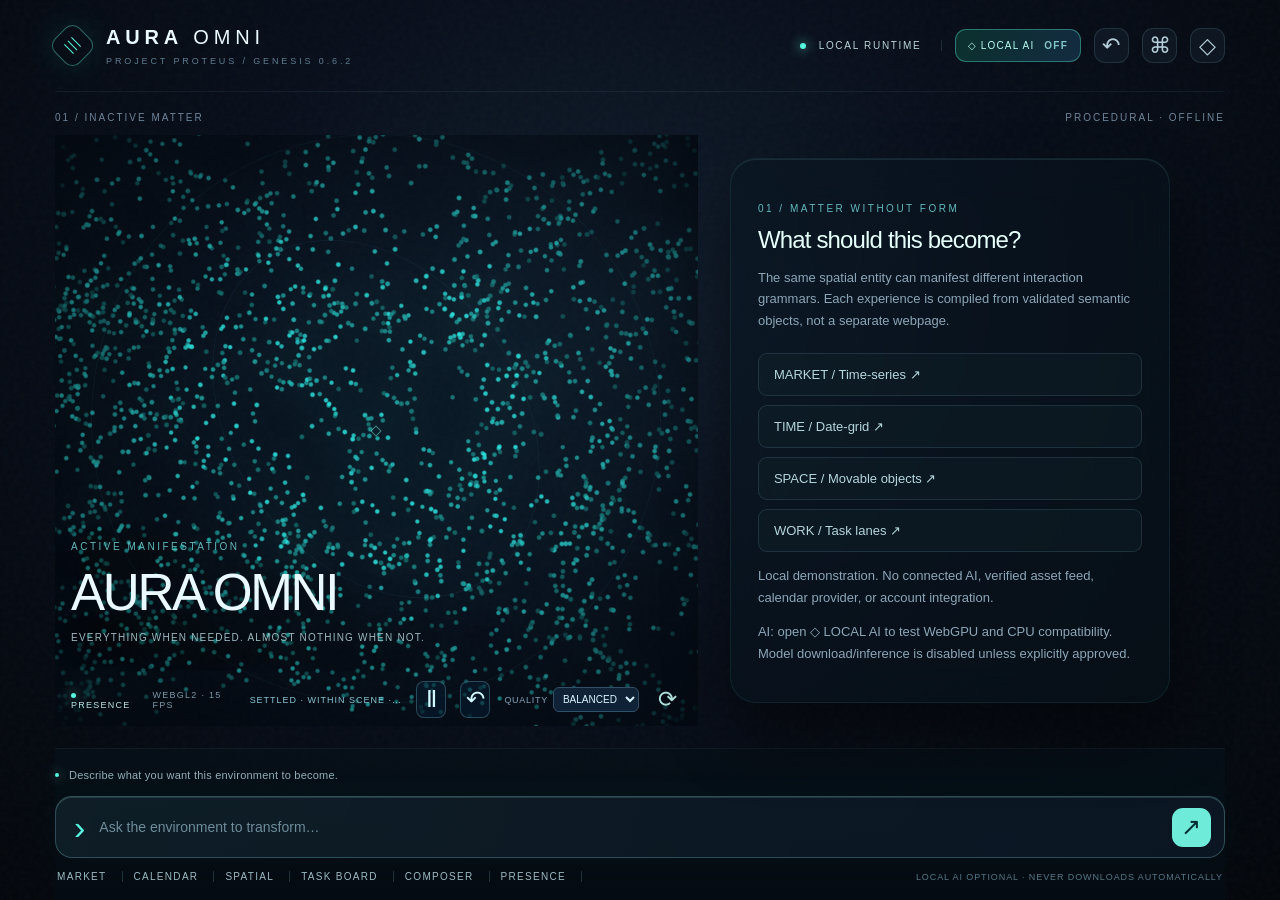
<file: proteus/genesis-062/index.html>
<!doctype html><html lang="en"><head><meta charset="utf-8"><meta name="viewport" content="width=device-width,initial-scale=1,viewport-fit=cover"><meta name="theme-color" content="#050911"><meta name="description" content="GENESIS 0.6.2 isolated semantic morphing runtime — Project PROTEUS"><title>AURA OMNI · GENESIS 0.6.2</title><style>:root{color-scheme:dark;--night:#050a12;--ink:#eaf8ff;--muted:#8396a9;--aqua:#56f5de;--ice:#94caff;--violet:#a98dff;--gold:#f0b36b;--line:rgba(163,224,248,.13);font-family:Inter,'Segoe UI',Arial,sans-serif}*{box-sizing:border-box}html,body{margin:0;min-height:100%;background:var(--night);color:var(--ink)}body{overflow-x:hidden;background:radial-gradient(ellipse at 48% 33%,#101d2c 0,#080e1a 42%,#03070c 98%)}button,input{font:inherit}button{cursor:pointer}button:focus-visible,input:focus-visible{outline:2px solid var(--aqua);outline-offset:3px}[hidden]{display:none!important}.visually-hidden{position:absolute;clip:rect(0,0,0,0);width:1px;height:1px;overflow:hidden}.surface-noise{position:fixed;inset:0;z-index:0;opacity:.12;pointer-events:none;background-image:url('data:image/svg+xml,%3Csvg viewBox=%220 0 180 180%22 xmlns=%22http://www.w3.org/2000/svg%22%3E%3Cfilter id=%22n%22%3E%3CfeTurbulence type=%22fractalNoise%22 baseFrequency=%220.92%22 numOctaves=%223%22 stitchTiles=%22stitch%22/%3E%3C/filter%3E%3Crect width=%22180%22 height=%22180%22 filter=%22url(%23n)%22 opacity=%22.27%22/%3E%3C/svg%3E')}.app{position:relative;z-index:1;max-width:1720px;min-height:100svh;margin:auto;padding:0 4.3vw;display:flex;flex-direction:column}.topbar{height:92px;display:flex;align-items:center;justify-content:space-between;border-bottom:1px solid rgba(169,224,248,.075)}.brand{display:flex;gap:16px;align-items:center}.brand b{display:block;font-size:20px;letter-spacing:.24em;font-weight:720}.brand-light{font-weight:250}.brand small{display:block;color:#5e7c8e;font-size:9px;letter-spacing:.32em;margin-top:7px}.brand-sigil{width:35px;height:35px;border:1px solid rgba(94,246,223,.4);display:grid;place-content:center;transform:rotate(45deg);border-radius:10px;box-shadow:0 0 30px #1ef1d21f}.brand-sigil span{width:13px;height:1px;background:var(--aqua);margin:2px;display:block}.topright{display:flex;align-items:center;gap:13px}.live{font-size:10px;letter-spacing:.17em;color:#b8d4d7;border-right:1px solid var(--line);padding-right:19px}.live i,.feedback-light,.pulse{width:6px;height:6px;display:inline-block;border-radius:100%;background:var(--aqua);box-shadow:0 0 12px #6fffe3}.live i{margin-right:8px}.icon-button{display:grid;place-items:center;background:#18253270;color:#b5ced9;border:1px solid var(--line);width:35px;height:35px;border-radius:11px;font-size:22px}.microline{display:flex;justify-content:space-between;padding-top:20px;font-size:10px;letter-spacing:.2em;color:#6d8599}.stage{flex:1;display:grid;grid-template-columns:minmax(0,1.13fr) minmax(380px,.87fr);gap:clamp(15px,2.5vw,48px);align-items:stretch;min-height:min(660px,66vh);padding-top:12px;padding-bottom:22px}.world{min-height:520px;position:relative;touch-action:none;user-select:none;overflow:hidden;isolation:isolate;background:radial-gradient(ellipse at 50% 52%,#08222c70 0,#06132222 51%,transparent 76%)}.world-vignette{position:absolute;inset:-10%;background:radial-gradient(ellipse at 50% 49%,transparent 30%,#03091088 67%,#050a12 84%);pointer-events:none;z-index:2}.world-orbit{position:absolute;border:1px solid rgba(84,207,219,.075);border-radius:50%;width:min(60vw,570px);height:min(60vw,570px);left:50%;top:48%;transform:translate(-50%,-50%) rotate(25deg);pointer-events:none}.world-orbit-two{width:min(42vw,390px);height:min(42vw,390px);border-color:#7fc4e711;transform:translate(-50%,-50%) rotate(-36deg) scaleX(.74)}#worldCanvas{position:absolute;inset:0;width:100%;height:100%;z-index:1;filter:drop-shadow(0 0 17px rgba(79,230,215,.38))}.focus-hair{position:absolute;inset:50% auto auto 50%;width:8px;height:8px;border:1px solid #78f6dd78;transform:translate(-50%,-50%) rotate(45deg);z-index:3;pointer-events:none}.stage-label{position:absolute;z-index:4;bottom:73px;left:16px;pointer-events:none;text-shadow:0 5px 30px #02080d}.stage-kicker,.section-eyebrow{font-size:10px;color:#62babb;letter-spacing:.25em}.stage-label h1{font-size:clamp(25px,4vw,56px);font-weight:360;letter-spacing:-.046em;margin:9px 0}.stage-label p{font-size:10px;color:#9bb9bf;letter-spacing:.12em;max-width:390px}.world-footer{position:absolute;z-index:4;bottom:8px;left:16px;right:16px;display:flex;align-items:center;justify-content:space-between;gap:14px;font-size:9px;letter-spacing:.14em;color:#7999a9}.world-footer>span:first-child{color:#b7e4e2}.pulse{margin-right:8px;width:5px;height:5px}.world-footer button{background:none;color:#afdfd9;font-size:23px;border:0;padding:5px}.experience{position:relative;z-index:5;align-self:center;width:100%;max-width:620px;min-height:400px;max-height:min(685px,72vh);overflow:auto;overscroll-behavior:contain;padding:27px 27px 25px;border:1px solid var(--line);border-radius:26px;background:linear-gradient(135deg,#111d2bd8,#08121ce8 58%,#07111ab3);box-shadow:0 35px 65px #0007, inset 0 1px #b5f7ff18;backdrop-filter:blur(22px);scrollbar-color:#37545a transparent}.experience.is-presence{max-width:440px;min-height:310px;background:linear-gradient(135deg,#07152075,#07151b66);border-color:#5ff4e715}.experience-heading{display:flex;gap:16px;align-items:flex-start;justify-content:space-between}.experience h2{font-weight:430;letter-spacing:-.035em;font-size:clamp(24px,2.5vw,37px);margin:12px 0 7px}.experience h3{font-size:12px;letter-spacing:.13em;color:#d2edee;font-weight:500;text-transform:uppercase}.description{font-size:13px;line-height:1.65;color:#8ca6b7}.pill{display:inline-flex;align-items:center;gap:7px;padding:7px 9px;border:1px solid var(--line);color:#91c6cc;font-size:9px;white-space:nowrap;letter-spacing:.12em;border-radius:7px}.info-rule{height:1px;background:linear-gradient(90deg,#8fc9d828,transparent);margin:18px 0}.presence-message{font-family:Georgia,serif;font-style:italic;font-size:clamp(19px,2.5vw,29px);font-weight:normal;line-height:1.38;color:#d6f7f1;max-width:360px;margin:26px 0}.presence-items{display:grid;gap:9px;margin-top:22px}.presence-items button{color:#b5d6dc;background:#12232b66;border:1px solid var(--line);padding:13px 15px;text-align:left;border-radius:9px;font-size:13px;display:flex;align-items:center;justify-content:space-between}.presence-items button span{color:var(--aqua)}.data-summary{display:grid;grid-template-columns:1fr 1fr;gap:12px;margin:18px 0}.metric{background:#071a2587;border:1px solid #8ecbdc14;border-radius:13px;padding:16px;min-width:0}.metric-label{color:#779bab;font-size:10px;letter-spacing:.13em}.metric-value{display:block;font-size:clamp(20px,2.15vw,31px);font-weight:380;letter-spacing:-.045em;margin-top:8px;white-space:nowrap}.metric-note{font-size:10px;color:#9dc6c7;margin-top:7px}.metric-accent{color:var(--aqua)}.button-group{display:flex;gap:7px;flex-wrap:wrap}.choice{border:1px solid #b4eaf224;background:#0c202c87;color:#9fbcc7;padding:9px 12px;border-radius:9px;font-size:11px}.choice[aria-pressed="true"],.choice.selected{border-color:#6ef2d77b;background:#1d4b4b80;color:#d8fff7}.data-chart{width:100%;height:auto;display:block;border:1px solid #ffffff10;border-radius:13px;background:#06131faa;touch-action:none}.chart-tooltip{padding:12px 0;font-size:12px;color:#a9dadd;min-height:40px}.legend{display:flex;align-items:center;justify-content:space-between;margin-bottom:12px;gap:12px}.legend small{font-size:10px;color:#6e95a6}.calendar-nav{display:flex;gap:8px;align-items:center;justify-content:space-between}.calendar-nav h2{font-size:26px;margin:5px 0}.calendar-controls{display:flex;gap:7px}.calendar-controls button,.mini-btn{border:1px solid var(--line);background:#1428346b;color:#bdeae5;border-radius:8px;padding:8px 11px}.day-headings,.calendar-grid{display:grid;grid-template-columns:repeat(7,minmax(0,1fr));gap:5px}.day-headings{margin:22px 0 8px}.day-headings span{font-size:10px;color:#83b4ba;text-align:center}.day{aspect-ratio:1;min-width:0;border-radius:9px;border:1px solid #7cbdcc14;background:#0719279e;color:#e2eaf0;font-size:12px;position:relative;display:grid;place-items:center}.day.today{border-color:#c8dba534}.day.selected{background:#24575ca8;border-color:#68e2d2}.day.has-event:after{content:"";position:absolute;width:4px;height:4px;border-radius:50%;background:#ffc983;bottom:4px;left:50%;transform:translateX(-50%)}.day-empty{border:0;background:transparent}.appointment{display:flex;justify-content:space-between;gap:8px;align-items:center;padding:10px 12px;border-radius:10px;background:#12212a9b;margin:6px 0}.appointment time{font-size:10px;color:var(--aqua);width:45px}.appointment span{flex:1;overflow-wrap:anywhere;font-size:12px}.appointment button{background:none;color:#e5a5a5;border:0;padding:3px 9px}.event-form{display:flex;gap:8px;margin:15px 0 4px;flex-wrap:wrap}.event-form input{background:#06141ed8;border:1px solid #76c9d42e;border-radius:8px;color:var(--ink);padding:11px;min-width:0}.event-form input[type=text]{flex:1 1 155px}.event-form input[type=time]{flex:0 1 110px;color-scheme:dark}.event-form button{background:#22544c;color:#d9fff8;border:1px solid #6bf3d354;padding:10px 12px;border-radius:9px}.model-display{height:160px;margin:8px 0 18px;border:1px solid #78c5db20;border-radius:15px;display:grid;place-items:center;background:radial-gradient(ellipse at center,#1b324053,transparent 70%);position:relative}.chamber{width:112px;height:106px;border:2px solid #88dae377;border-radius:31% 31% 19% 19%;position:relative;overflow:hidden;box-shadow:inset 0 0 30px #57bcaf1c,0 0 34px #55f4df1c}.liquid{position:absolute;left:10%;right:10%;bottom:0;height:60%;border-radius:30% 30% 15% 15%;background:linear-gradient(#c88c4966,#ab63366b);animation:liquidPulse 2.8s ease-in-out infinite}.liquid:before{content:"";position:absolute;inset:4px;border-radius:100%;border-top:2px solid #f1bc8b91}.no-motion .liquid{animation:none}@keyframes liquidPulse{50%{height:68%}}.model-display span{position:absolute;top:13px;left:13px;font-size:9px;color:#94b4c2;letter-spacing:.17em}.knob-row{display:grid;grid-template-columns:70px 1fr 65px;align-items:center;gap:8px;padding:12px 0;border-bottom:1px solid #b9e1ed15}.knob-row label{font-size:11px;color:#a9c7c8}.knob-row output{text-align:right;font-size:12px;color:#d6eee9}.knob-row input{width:100%;accent-color:#58e8cf}.simulation-note{font-size:11px;color:#7d9aaa;line-height:1.65;margin-top:15px}.dock{position:relative;border-top:1px solid #acd0db15;padding:12px 0 18px;background:linear-gradient(#071018e0,#050b12)}.feedback{display:flex;gap:10px;align-items:center;min-height:28px;color:#92aeb9;font-size:11px;letter-spacing:.02em;margin-bottom:7px}.feedback-light{flex:none;width:4px;height:4px}.command-form{height:62px;display:flex;gap:12px;align-items:center;padding:0 13px 0 18px;border:1px solid #82d5d748;border-radius:17px;background:linear-gradient(105deg,#172f397f,#0e1b2ba9);box-shadow:0 0 40px #00f5ce08,inset 0 1px #d7f7fa22}.prompt-symbol{font-size:34px;color:var(--aqua);font-weight:200}.command-form input{flex:1;width:100%;min-width:0;border:0;outline:none;background:transparent;font-size:14px;color:#edfaff}.command-form input::placeholder{color:#6e8c9a}.command-form button{border:0;border-radius:11px;background:#6febda;color:#002b30;font-size:24px;width:39px;height:39px}.quick-actions{display:flex;gap:11px;align-items:center;padding:13px 2px 0;flex-wrap:wrap}.quick-actions button{background:none;color:#9bbac3;font-size:10px;letter-spacing:.13em;border:0;border-right:1px solid #8dc8ce34;padding:0 15px 0 0}.runtime-status{font-size:9px;letter-spacing:.1em;color:#557786;margin-left:auto}.history-drawer{position:fixed;z-index:30;top:93px;right:4vw;width:min(370px,88vw);border:1px solid #79d5da48;border-radius:18px;background:#081823ed;box-shadow:0 20px 80px #000a;padding:22px;backdrop-filter:blur(20px)}.panel-heading{display:flex;justify-content:space-between;align-items:center;letter-spacing:.12em;font-size:11px}.panel-heading button{background:none;border:0;color:#a3d9d7;font-size:24px}.history-drawer #historyList{display:grid;gap:8px;margin-top:17px}.history-drawer #historyList button{padding:11px;border:1px solid var(--line);border-radius:8px;color:#bddbdc;text-align:left;background:#102531b5}.history-drawer p{font-size:11px;color:#758e9d;line-height:1.6}.fade-in{animation:enterPanel .38s ease both}@keyframes enterPanel{from{opacity:.30;transform:translateY(10px)}to{opacity:1;transform:none}}
@media(max-width:970px){.app{padding:0 3.5vw}.stage{grid-template-columns:1fr;gap:0;padding-top:2px}.world{min-height:360px;height:42vh}.world-orbit{width:380px;height:380px}.world-orbit-two{width:290px;height:290px}.stage-label{bottom:55px}.experience{max-width:100%;max-height:none;min-height:280px;margin:0 0 18px;padding:23px}.experience.is-presence{max-width:100%}.topbar{height:74px}.microline{padding-top:13px}}
@media(max-width:480px){.app{padding:0 16px}.topbar{height:67px}.brand b{font-size:14px}.brand small{font-size:7px;letter-spacing:.19em}.brand-sigil{width:27px;height:27px}.live{display:none}.microline{font-size:8px}.world{height:33vh;min-height:245px}.world-orbit{width:290px;height:290px}.world-orbit-two{width:220px;height:220px}.stage-label{left:4px;bottom:44px}.stage-label h1{font-size:27px}.stage-label p{font-size:8px;line-height:1.5;margin-bottom:0}.world-footer{left:5px;right:5px;bottom:4px;font-size:8px}.experience{border-radius:17px;padding:18px 17px;margin-bottom:8px}.experience h2{font-size:24px}.data-summary{gap:7px}.metric{padding:12px}.metric-value{font-size:22px}.day-headings,.calendar-grid{gap:3px}.day{border-radius:7px;font-size:11px}.dock{padding:9px 0 12px}.command-form{height:54px;border-radius:12px}.command-form input{font-size:12px}.feedback{font-size:10px}.quick-actions{gap:8px}.quick-actions button{font-size:9px;padding-right:8px}.runtime-status{width:100%;margin-top:3px}}
@media(prefers-reduced-motion:reduce){*,*:before,*:after{animation-duration:.01ms!important;transition-duration:.01ms!important}}
/* GENESIS 0.4 composable presentation families */
.experience-block{margin:18px 0 26px;padding:20px 0;border-top:1px solid rgba(131,198,209,.13);min-width:0}.block-heading{display:flex;align-items:baseline;justify-content:space-between;flex-wrap:wrap;gap:8px;margin-bottom:16px}.block-type{font-size:10px;letter-spacing:.18em;color:#67dccb}.block-title{font-size:19px;letter-spacing:.02em;color:#e3f9f8;font-weight:500}.chart-top{display:flex;justify-content:space-between;flex-wrap:wrap;gap:10px}.spectral-chart{width:100%;display:block;aspect-ratio:720/320;touch-action:pan-y;overflow:visible}.chart-stat{display:flex;gap:8px;align-items:baseline;flex-wrap:wrap;margin:14px 0}.chart-stat span{color:#96b5be;font-size:11px;letter-spacing:.14em}.chart-stat strong{font-size:24px;color:#d8fff9}.chart-stat small{color:#80d9ce}.chart-hint{font-size:12px;color:#b3cbd0;padding:8px 0}.experience-tail{display:flex;flex-wrap:wrap;gap:12px;margin:24px 0}.calendar-toolbar{display:flex;align-items:center;justify-content:space-between;margin:16px 0;color:#effffc}.calendar-toolbar strong{font-size:21px;font-weight:500}.appointment-editor{margin-top:20px}.appointment-editor h3{font-size:15px}.assembly-layout{display:grid;grid-template-columns:minmax(0,1.5fr) minmax(180px,1fr);gap:18px;align-items:center}.assembly-plan{display:block;min-width:0;width:100%;max-height:330px;touch-action:none;background:radial-gradient(ellipse,rgba(71,183,180,.11),transparent 75%);border:1px solid rgba(139,219,218,.14);border-radius:18px}.assembly-selected circle:first-child{stroke-width:4}.assembly-details{padding:12px 0}.assembly-details h3{font-size:21px;color:#dcfff9;margin:8px 0}.assembly-buttons{display:flex;flex-wrap:wrap;gap:7px;margin:14px 0}.assembly-buttons button{min-width:37px}.task-board{display:grid;grid-template-columns:repeat(auto-fit,minmax(135px,1fr));gap:12px;align-items:start;min-height:160px}.task-lane{min-height:130px;border:1px solid rgba(121,190,207,.17);background:rgba(24,45,59,.48);border-radius:16px;padding:12px}.task-lane-head{display:flex;align-items:center;justify-content:space-between;gap:8px;margin-bottom:14px}.task-lane-head h3{font-size:12px;font-weight:600;color:#c6eced}.task-card{padding:11px;margin:9px 0;border:1px solid rgba(110,202,204,.22);border-radius:10px;background:rgba(62,102,111,.24);color:#e1f8f5;font-size:13px;cursor:grab}.task-actions{display:flex;gap:5px;justify-content:space-between;margin-top:10px}.task-actions select,.task-add select{max-width:100%;color:#c3e7e9;background:#17313f;border:1px solid #406574;padding:6px;border-radius:8px}.task-actions select{width:75%;font-size:11px}.task-add{display:flex;gap:8px;align-items:center;flex-wrap:wrap;margin-top:15px}.task-add input,.task-add select{flex:1 1 110px;min-width:0}.composer-modal{position:fixed;inset:12px;z-index:50;max-width:min(850px,calc(100vw - 24px));max-height:calc(100dvh - 24px);width:100%;margin:auto;background:rgba(7,19,30,.98);border:1px solid rgba(85,213,209,.5);border-radius:23px;color:#e5fbfa;box-shadow:0 40px 120px rgba(0,0,0,.8);padding:26px;overflow:auto}.composer-modal::backdrop{background:rgba(2,7,12,.80);backdrop-filter:blur(8px)}.composer-modal h2{font-size:21px;margin-bottom:9px}.composer-top,.composer-actions{display:flex;flex-wrap:wrap;gap:9px;margin:14px 0}.composer-input{display:block;width:100%;min-height:290px;border:1px solid rgba(103,193,190,.33);border-radius:14px;background:rgba(8,24,35,.94);color:#baffef;font:12px/1.5 ui-monospace,monospace;padding:16px;resize:vertical;white-space:pre;tab-size:2}.composer-status{font-size:12px;color:#c0ebde}.compile-button{background:linear-gradient(125deg,#59edd6,#c0f7ef);color:#06252c;border:0;border-radius:10px;padding:12px 18px;font-weight:700}.presence-intro{padding-top:12px}.presence-intro h2{font-size:24px;color:#e6fffb;margin:10px 0}.calendar-grid .day{min-height:36px}.task-add input,.event-form input{color:#eefcfb!important}
@media (max-width:760px){.assembly-layout{grid-template-columns:1fr}.assembly-plan{max-height:230px}.task-board{grid-template-columns:repeat(auto-fit,minmax(110px,1fr))}.task-card{font-size:12px;padding:8px}.task-actions{flex-wrap:wrap}.task-actions select{width:100%}.composer-modal{padding:15px}.spectral-chart{aspect-ratio:720/380}.experience-block{padding-top:12px;margin-top:12px}.chart-stat strong{font-size:20px}.task-add input{min-width:140px}.composer-input{min-height:200px}}

/* GENESIS 0.5: functional cinematic controls, responsive without interfering with stage gestures. */
#directorStatus{font-size:9px;letter-spacing:.11em;color:#88c6d3;max-width:210px;overflow:hidden;white-space:nowrap;text-overflow:ellipsis}
.world-footer .cinematic-control{border:1px solid rgba(128,211,234,.28);background:rgba(9,30,50,.55);color:#d1f9ff;border-radius:8px;min-width:30px;min-height:30px;padding:4px;cursor:pointer}
.quality-label{display:flex;align-items:center;gap:5px;color:#85a4bb;font-size:9px;letter-spacing:.08em}
#graphicsQuality{background:#102235;color:#d8f5ff;border:1px solid #314f66;border-radius:6px;font-size:10px;padding:5px;max-width:91px}
@media(max-width:600px){.world-footer{flex-wrap:wrap;gap:5px!important;padding-bottom:8px!important}#directorStatus{max-width:130px;font-size:8px}.quality-label{font-size:8px}#graphicsQuality{max-width:85px}}
@media(prefers-reduced-motion:reduce){.world-orbit{animation:none!important}}
/* GENESIS 0.5 mobile director layout: no labels may collide with controls. */
@media(max-width:760px){
 .stage-label{bottom:130px;left:12px;right:12px}
 .stage-label h1{font-size:clamp(24px,7vw,36px);margin:6px 0}
 .stage-label p{line-height:1.35;max-width:95%;white-space:normal}
 .world-footer{display:grid;grid-template-columns:minmax(0,1fr) 38px 38px 98px 34px;grid-template-rows:32px 22px;gap:3px;bottom:7px;left:12px;right:12px;align-items:center;font-size:8px;letter-spacing:.04em}
 .world-footer>span:first-child{grid-column:1/2;grid-row:1;overflow:hidden;white-space:nowrap}
 #renderStatus{grid-column:1/2;grid-row:2;font-size:8px}
 #directorStatus{grid-column:2/6;grid-row:2;text-align:right;overflow:hidden;text-overflow:ellipsis;white-space:nowrap;font-size:8px}
 #pauseMotion{grid-column:2;grid-row:1}#reverseMotion{grid-column:3;grid-row:1}
 .quality-label{grid-column:4;grid-row:1;font-size:0}
 .quality-label select{max-width:93px;min-width:90px;font-size:9px;padding:6px 4px}
 #resetCamera{grid-column:5;grid-row:1}
 .world-footer .cinematic-control{width:32px;height:32px;padding:2px;min-width:0;font-size:16px}
 .world-footer>button{margin:0}
}
@media(max-width:370px){.world-footer{grid-template-columns:minmax(0,1fr) 30px 30px 82px 26px;gap:2px}.quality-label select{min-width:77px;max-width:80px;font-size:8px}}

/* GENESIS 0.6 opt-in cognition. No fullscreen overlay until explicitly opened. */
.ai-launch{background:linear-gradient(115deg,#0b302d,#132b40);border:1px solid #57ebd064;border-radius:11px;color:#b8faed;padding:10px 12px;font-size:10px;white-space:nowrap;letter-spacing:.12em}
.ai-launch span{color:#84c5c8;font-weight:650;margin-left:6px}
.ai-panel{max-width:610px!important}
.ai-grid{display:grid;grid-template-columns:1fr 1fr;gap:9px;margin:15px 0}
.ai-feature{border:1px solid rgba(106,197,190,.2);border-radius:12px;background:#11273489;padding:12px;min-height:65px}
.ai-feature strong{font-size:10px;letter-spacing:.10em;color:#9ce2dd;display:block;margin-bottom:6px}
.ai-feature span{font-size:13px;color:#e8f9fd;overflow-wrap:anywhere}
.ai-callout{font-size:12px;line-height:1.65;color:#b9d2dc;background:#132638d9;border-left:2px solid #60dfd2;padding:12px 15px;border-radius:4px 10px 10px 4px}
.ai-consent{display:flex;gap:12px;align-items:start;margin:15px 0;color:#d4eef0;font-size:12px;line-height:1.5}
.ai-consent input{accent-color:#59e6d3;flex:0 0 20px;width:20px;height:20px;margin:1px 0 0}
.ai-meter{height:7px;overflow:hidden;background:#172d41;border-radius:20px;margin:14px 0}
.ai-meter-fill{display:block;height:100%;width:0%;background:linear-gradient(90deg,#4ce3ca,#96bfff);transition:width .15s linear}
.ai-log{font-size:12px;color:#9cb9c4;line-height:1.6;overflow-wrap:anywhere;min-height:45px}
.ai-actions{display:flex;gap:8px;flex-wrap:wrap;margin-top:16px}
.ai-actions button{padding:11px 13px;font-size:11px;border-radius:9px;border:1px solid #377e7b;background:#14373d;color:#d4f5f0}
.ai-actions button:disabled{cursor:not-allowed;opacity:.38}
.ai-actions button.ai-primary{color:#06252c;background:linear-gradient(130deg,#77f9dc,#bbecff);border:0;font-weight:700}
.ai-stated{font-size:11px;color:#8cb1bc;margin-top:15px}
@media(max-width:650px){.ai-launch{font-size:9px;padding:8px 9px}.ai-launch span{display:none}.topright{gap:6px}.ai-grid{grid-template-columns:1fr 1fr}.ai-feature{padding:9px}.ai-feature span{font-size:11px}}
@media(max-width:370px){.ai-grid{grid-template-columns:1fr}.ai-launch{letter-spacing:0}.topright .icon-button{width:31px;height:31px}}

/* Dual-backend model selector: explicit choice without expanding the resting UI */
.ai-backend-label{display:block;margin:12px 0;color:#94c5c6;font-size:.72rem;letter-spacing:.09em;font-weight:700}.ai-backend-select{display:block;width:100%;margin:7px 0 0;padding:13px 14px;border-radius:12px;border:1px solid rgba(112,220,213,.35);background:#0c1d2b;color:#f0ffff;font-size:.9rem}.ai-model-choice{font-size:.82rem;color:#adc7d1;line-height:1.6;margin:8px 0 14px;overflow-wrap:anywhere}
</style></head><body>
<div class="surface-noise" aria-hidden="true"></div>
<div id="app" class="app" data-scene="presence">
 <header class="topbar"><div class="brand"><span class="brand-sigil" aria-hidden="true"><span></span><span></span><span></span></span><div><b>AURA<span class="brand-light"> OMNI</span></b><small>PROJECT PROTEUS / GENESIS 0.6.2</small></div></div><div class="topright"><span class="live"><i></i> LOCAL RUNTIME</span><button id="localAIButton" class="ai-launch" type="button" aria-label="Local AI setup" title="Check hardware and opt in to local inference">◇ LOCAL AI <span id="aiTopStatus">OFF</span></button><button id="historyBtn" class="icon-button" aria-label="Scene history" title="History">↶</button><button id="composerBtn" class="icon-button" aria-label="Experience Composer" title="Compile JSON experience">⌘</button><button id="saveBtn" class="icon-button" aria-label="Save session locally" title="Save to this browser">◇</button></div></header>
 <div class="microline"><span id="eyebrow">01 / INACTIVE MATTER</span><span id="source">PROCEDURAL · OFFLINE</span></div>
 <main class="stage">
  <div class="world" id="world" aria-label="Interactive spatial representation. Drag to rotate, scroll or pinch to zoom.">
   <div class="world-vignette"></div><div class="world-orbit world-orbit-one"></div><div class="world-orbit world-orbit-two"></div>
   <canvas id="worldCanvas" aria-label="Continuously morphing procedural geometry"></canvas>
   <div class="focus-hair" aria-hidden="true"></div>
   <div class="stage-label"><span class="stage-kicker">ACTIVE MANIFESTATION</span><h1 id="sceneTitle">AURA OMNI</h1><p id="sceneSubtitle">EVERYTHING WHEN NEEDED. ALMOST NOTHING WHEN NOT.</p></div>
   <div class="world-footer"><span><i class="pulse" aria-hidden="true"></i> <span id="sceneRole">PRESENCE</span></span><span id="renderStatus">RENDERER INITIALIZING</span><span id="directorStatus" aria-live="off">DIRECTOR / IDLE</span><button id="pauseMotion" class="cinematic-control" title="Pause or resume cinematic transition" aria-label="Pause or resume transition">Ⅱ</button><button id="reverseMotion" class="cinematic-control" title="Reverse to prior experience" aria-label="Reverse transition">↶</button><label class="quality-label" for="graphicsQuality">QUALITY<select id="graphicsQuality" aria-label="Graphics quality"><option value="eco">ECO</option><option value="balanced" selected>BALANCED</option><option value="detailed">DETAIL</option></select></label><button id="resetCamera" title="Reset rotation and zoom" aria-label="Reset camera">⟳</button></div>
  </div>
  <section id="experience" class="experience" aria-label="Active contextual experience"></section>
 </main>
 <div id="historyDrawer" class="history-drawer" hidden><div class="panel-heading"><strong>SCENE CONTINUITY</strong><button id="closeHistory" aria-label="Close history">×</button></div><div id="historyList"></div><p>History preserves your financial chart span and local calendar events.</p></div>
 <footer class="dock"><div id="feedback" class="feedback" role="status" aria-live="polite"><span class="feedback-light"></span><span id="feedbackText">Describe what you want this environment to become.</span></div><form id="commandForm" class="command-form"><span class="prompt-symbol">›</span><label for="command" class="visually-hidden">Natural language command</label><input id="command" maxlength="280" autocomplete="off" placeholder="Ask the environment to transform…" aria-label="Command AURA OMNI"><button id="send" type="submit" aria-label="Execute command">↗</button></form><div class="quick-actions" aria-label="Quick commands"><button data-command="Show Bitcoin">MARKET</button><button data-command="Show my calendar">CALENDAR</button><button data-command="Show espresso extraction">SPATIAL</button><button data-command="Show tasks">TASK BOARD</button><button data-command="Open composer">COMPOSER</button><button data-command="Return to yourself">PRESENCE</button><span class="runtime-status">LOCAL AI OPTIONAL · NEVER DOWNLOADS AUTOMATICALLY</span></div></footer>
</div><script type="module">
// == model ==
const palette = { aqua: [.18, .95, .91], ice: [.47, .78, 1], violet: [.67, .45, 1], gold: [1, .69, .28] };
const object = (id, kind, meaning, color, count, additional = {}) => ({ id, kind, meaning, provenance: 'ILLUSTRATIVE', color: [color[0], color[1], color[2]], count, ...additional });
function syntheticPrices() {
    const start = Date.UTC(2026, 10, 17, 0, 0);
    return Array.from({ length: 97 }, (_, i) => ({ time: new Date(start + i * 15 * 60000).toISOString(), BTC: 64200 + 1400 * Math.sin(i / 10) + i * 18 + 380 * Math.sin(i * .77), ETH: 3200 + 100 * Math.sin(i / 12 + .8) + i * 2 + 35 * Math.cos(i * .62) }));
}
function ymd(year, month, day) { return `${year}-${String(month + 1).padStart(2, '0')}-${String(day).padStart(2, '0')}`; }
function validYmd(value) { return /^\d{4}-(0[1-9]|1[0-2])-(0[1-9]|[12]\d|3[01])$/.test(value) && !Number.isNaN(Date.parse(`${value}T12:00:00Z`)) && new Date(`${value}T12:00:00Z`).toISOString().slice(0, 10) === value; }
function monthCells(year, month) {
    if (!Number.isInteger(year) || year < 1970 || year > 2100 || !Number.isInteger(month) || month < 0 || month > 11)
        throw Error('Date range invalid');
    const offset = (new Date(year, month, 1).getDay() + 6) % 7;
    const len = new Date(year, month + 1, 0).getDate();
    return Array.from({ length: Math.ceil((offset + len) / 7) * 7 }, (_, i) => { const day = i - offset + 1; return day >= 1 && day <= len ? ymd(year, month, day) : null; });
}
function defaultState(now = new Date()) {
    return {
        finance: { hours: 24, series: 'BTC', hoveredIndex: null },
        calendar: { year: now.getFullYear(), month: now.getMonth(), selected: ymd(now.getFullYear(), now.getMonth(), now.getDate()), events: [] },
        flow: { pressure: 9, resistance: 4, duration: 25 }
    };
}
function createScene(chapter, state) {
    if (chapter === 'presence')
        return { id: chapter, title: 'AURA OMNI', subtitle: 'EVERYTHING WHEN NEEDED. ALMOST NOTHING WHEN NOT.', annotation: '01 / INACTIVE MATTER', role: 'PRESENCE', objects: [object('identity:proteus', 'membrane', 'Persistent non-sentient AURA identity', palette.aqua, 2200)], permissions: [], source: 'PROCEDURAL' };
    if (chapter === 'finance') {
        const full = syntheticPrices();
        const filtered = full.filter((_, i) => i >= full.length - 1 - state.finance.hours * 4);
        const prices = filtered.map(d => d[state.finance.series]);
        return { id: chapter, title: 'MARKET FORM', subtitle: `${state.finance.series} / ${state.finance.hours}-HOUR PRICE STRUCTURE`, annotation: '02 / MARKET · SYNTHETIC DATA', role: 'ANALYST', objects: [
                object('identity:proteus', 'membrane', 'Same AURA identity, orbiting the representation', palette.aqua, 370, { position: [-1.25, .81, -.38], size: [.24, .24, .24] }),
                object('asset:' + state.finance.series, 'ribbon', 'Synthetic timestamped asset price curve', palette.ice, 1200, { values: prices, position: [.12, .03, 0], size: [2.8, 1.25, 1] }),
                object('asset:time-axis', 'line', 'Temporal axis of the price series', palette.violet, 210, { position: [.05, -.7, -.1], size: [2.9, 0, 0] }),
                object('asset:volatility', 'spray', 'Abstract volatility envelope, not literal price data', palette.aqua, 420, { position: [.0, .05, -.6], size: [3, 1.4, .25] })
            ], permissions: [], source: 'SYNTHETIC' };
    }
    if (chapter === 'calendar') {
        const cells = monthCells(state.calendar.year, state.calendar.month);
        const selectedIndex = Math.max(0, cells.indexOf(state.calendar.selected));
        const col = selectedIndex % 7, row = Math.floor(selectedIndex / 7);
        const ringX = .1 + (col + .5 - 3.5) * 2.9 / 7, ringY = .03 + (Math.ceil(cells.length / 7) / 2 - row - .5) * 1.8 / Math.ceil(cells.length / 7);
        return { id: chapter, title: 'TEMPORAL FORM', subtitle: new Date(state.calendar.year, state.calendar.month, 1).toLocaleDateString('en', { month: 'long', year: 'numeric' }).toUpperCase(), annotation: '03 / TIME · PRIVATE TO THIS BROWSER', role: 'TIMEKEEPER', objects: [
                object('identity:proteus', 'membrane', 'Persistent AURA identity at the calendar anchor', palette.aqua, 350, { position: [-1.12, .85, -.3], size: [.25, .25, .25] }),
                object('calendar:month', 'grid', 'Calendar cells representing actual local dates', palette.ice, 1100, { rows: Math.ceil(cells.length / 7), cols: 7, position: [.1, .03, 0], size: [2.9, 1.8, 1] }),
                object('calendar:day:' + state.calendar.selected, 'ring', 'Current selected day in local calendar', palette.gold, 320, { position: [ringX, ringY, .07], size: [.18, .18, .18] }),
                ...state.calendar.events.filter(e => cells.includes(e.day)).slice(0, 12).map((e, i) => { const k = cells.indexOf(e.day), c = k % 7, r = Math.floor(k / 7), rows = Math.ceil(cells.length / 7); return object('event:' + e.id, 'sphere', 'Local appointment ' + e.title, palette.violet, 55, { position: [.1 + (c + .5 - 3.5) * 2.9 / 7, .03 + (rows / 2 - r - .5) * 1.8 / rows, .14], size: [.024, .024, .024] }); })
            ], permissions: [], source: 'LOCAL' };
    }
    return { id: chapter, title: 'FLUID FORM', subtitle: 'ESPRESSO / EDUCATIONAL FLOW PROXY', annotation: '04 / MECHANICS · SIMPLIFIED MODEL', role: 'EXPLAINER', objects: [
            object('identity:proteus', 'membrane', 'Persistent AURA identity as guide to the model', palette.aqua, 340, { position: [-1.2, .82, -.25], size: [.25, .25, .25] }),
            object('espresso:chamber', 'cylinder', 'Transparent espresso machine chamber', palette.ice, 660, { position: [0, .25, 0], size: [.9, 1.3, .9] }),
            object('espresso:water', 'helix', 'Water path as animated schematic', palette.aqua, 540, { position: [0, .0, 0], size: [.5, 1.7, .5], turns: 5 }),
            object('espresso:flow', 'spray', 'Illustrative extracted liquid particle flow', palette.gold, 380, { position: [0, -.82, 0], size: [.33, .55, .32] })
        ], permissions: [], source: 'ILLUSTRATIVE' };
}
function flowMetrics(flow) {
    // Educational proxy, NOT a physical extraction solver.
    const rate = flow.pressure / (flow.resistance + 1) * .8;
    return { flowRate: rate, yield: rate * flow.duration, ratio: rate * flow.duration / 18 };
}
function filteredPrices(state) { const arr = syntheticPrices(); return arr.slice(-(state.hours * 4 + 1)); }


// == runtime ==
class ProteusRuntime {
    identity = 'identity:proteus';
    state;
    active = 'presence';
    scene;
    transition = null;
    timeline = ['presence'];
    index = 0;
    constructor(now = new Date()) { this.state = defaultState(now); this.scene = createScene('presence', this.state); }
    get history() { return [...this.timeline]; }
    get canBack() { return this.index > 0; }
    get transitionProgress() { return !this.transition ? 1 : Math.min(1, Math.max(0, (performance.now() - this.transition.startedAt) / this.transition.duration)); }
    enter(next, at = performance.now()) {
        const origin = this.scene;
        const nextScene = createScene(next, this.state);
        this.active = next;
        this.scene = nextScene;
        this.timeline = this.timeline.slice(0, this.index + 1);
        this.timeline.push(next);
        this.index++;
        this.transition = { from: origin.id, to: next, fromScene: origin, toScene: nextScene, startedAt: at, duration: 1450 };
    }
    refresh() { this.scene = createScene(this.active, this.state); }
    back(at = performance.now()) { if (!this.canBack)
        return false; const from = this.scene; this.index--; this.active = this.timeline[this.index]; this.scene = createScene(this.active, this.state); this.transition = { from: from.id, to: this.active, fromScene: from, toScene: this.scene, startedAt: at, duration: 1250 }; return true; }
    setSpan(hours) { if (![6, 12, 24].includes(hours))
        throw Error('Span unsupported'); this.state.finance.hours = hours; if (this.active === 'finance')
        this.refresh(); }
    setSeries(series) { if (!['BTC', 'ETH'].includes(series))
        throw Error('Unknown series'); this.state.finance.series = series; if (this.active === 'finance')
        this.refresh(); }
    changeMonth(offset) { if (!Number.isInteger(offset) || Math.abs(offset) > 24)
        throw Error('Invalid month offset'); const s = this.state.calendar; const next = new Date(s.year, s.month + offset, 1); if (next.getFullYear() < 1970 || next.getFullYear() > 2100)
        throw Error('Date out of range'); s.year = next.getFullYear(); s.month = next.getMonth(); s.selected = ymd(s.year, s.month, 1); if (this.active === 'calendar')
        this.refresh(); return monthCells(s.year, s.month); }
    selectDay(day) { if (!validYmd(day) || day.slice(0, 7) !== ymd(this.state.calendar.year, this.state.calendar.month, 1).slice(0, 7))
        throw Error('Day is not in active month'); this.state.calendar.selected = day; if (this.active === 'calendar')
        this.refresh(); }
    addEvent(day, title, time) { if (!validYmd(day))
        throw Error('Invalid day'); const t = title.trim(); if (!t || t.length > 90 || /[<>]/.test(t))
        throw Error('Invalid title'); if (!/^([01]\d|2[0-3]):[0-5]\d$/.test(time))
        throw Error('Invalid event time'); if (this.state.calendar.events.length >= 200)
        throw Error('Local event quota reached'); const event = { id: 'e-' + (typeof crypto !== 'undefined' && typeof crypto.randomUUID === 'function' ? crypto.randomUUID() : `${Date.now().toString(36)}-${Math.random().toString(36).slice(2)}`), day, title: t, time, createdAt: new Date().toISOString() }; this.state.calendar.events.push(event); return event; }
    deleteEvent(id) { const length = this.state.calendar.events.length; this.state.calendar.events = this.state.calendar.events.filter(e => e.id !== id); return length !== this.state.calendar.events.length; }
    setFlow(key, value) { const ranges = { pressure: [1, 15], resistance: [1, 10], duration: [5, 60] }; if (!Number.isFinite(value) || value < ranges[key][0] || value > ranges[key][1])
        throw Error('Invalid flow parameter'); this.state.flow[key] = value; }
    save() { try {
        localStorage.setItem('proteus:genesis03:v1', JSON.stringify({ version: 1, state: this.state, active: this.active }));
        return true;
    }
    catch {
        return false;
    } }
    load() { try {
        const value = localStorage.getItem('proteus:genesis03:v1');
        if (!value)
            return false;
        const o = JSON.parse(value);
        if (o.version !== 1 || !['presence', 'finance', 'calendar', 'flow'].includes(o.active) || !o.state || !Array.isArray(o.state.calendar?.events) || o.state.calendar.events.length > 200 || !o.state.calendar.events.every((e) => validYmd(e.day) && typeof e.title === 'string' && e.title.length <= 90 && /^[0-2]\d:[0-5]\d$/.test(e.time)) || ![6, 12, 24].includes(o.state.finance?.hours) || !['BTC', 'ETH'].includes(o.state.finance?.series))
            return false;
        const s = o.state;
        if (!Number.isInteger(s.calendar.year) || s.calendar.year < 1970 || s.calendar.year > 2100 || !Number.isInteger(s.calendar.month) || s.calendar.month < 0 || s.calendar.month > 11 || !validYmd(s.calendar.selected) || s.calendar.selected.slice(0, 7) !== ymd(s.calendar.year, s.calendar.month, 1).slice(0, 7) || !s.flow || !Number.isFinite(s.flow.pressure) || s.flow.pressure < 1 || s.flow.pressure > 15 || !Number.isFinite(s.flow.resistance) || s.flow.resistance < 1 || s.flow.resistance > 10 || !Number.isFinite(s.flow.duration) || s.flow.duration < 5 || s.flow.duration > 60)
            return false;
        this.state = s;
        this.active = o.active;
        this.scene = createScene(this.active, this.state);
        this.timeline = ['presence', this.active];
        this.index = 1;
        return true;
    }
    catch {
        return false;
    } }
    get diagnostics() { return { identity: this.identity, scene: this.active, history: this.history, transition: this.transition?.to || null, objects: this.scene.objects.map(o => ({ id: o.id, kind: o.kind, meaning: o.meaning })), state: structuredClone(this.state) }; }
}
/** Explicit limited grammar; this is NOT AI or a general-purpose language understanding model. */
function interpret(command, active) {
    const q = command.trim().toLowerCase();
    if (!q)
        return { type: 'message', message: 'Describe a scene to manifest.' };
    if (/^(back|go back|previous scene|undo)$/i.test(q))
        return { type: 'back' };
    if (/^(save|save experience|save this|save state)$/i.test(q))
        return { type: 'save' };
    if (/^(restore|load|restore session|load saved)$/i.test(q))
        return { type: 'load' };
    if (/\b(return|back) to (yourself|presence)|original form|resting form|go home|^presence$/.test(q))
        return { type: 'scene', target: 'presence' };
    if (/\b(calendar|schedule|appointments|month view|my month|dates)\b/.test(q))
        return { type: 'scene', target: 'calendar' };
    if (/\b(espresso|extraction|coffee machine|water flow|fluid model)\b/.test(q))
        return { type: 'scene', target: 'flow' };
    if (/\b(bitcoin|btc|ethereum|eth|price chart|crypto|market)\b/.test(q))
        return { type: 'scene', target: 'finance' };
    if (active === 'finance') {
        const h = /\b(6|12|24)\s*(?:hours?|h)\b/.exec(q);
        if (h)
            return { type: 'span', hours: Number(h[1]) };
    }
    if (active === 'calendar' && /\b(next month|forward month)\b/.test(q))
        return { type: 'month', offset: 1 };
    if (active === 'calendar' && /\b(previous month|last month)\b/.test(q))
        return { type: 'month', offset: -1 };
    return { type: 'message', message: 'Supported: Bitcoin, calendar, espresso, return to presence, go back, save or restore. Natural-language generation requires a separate AI planner.' };
}


// == field ==
const N = 3200;
const f = (i, seed = 0) => { const n = Math.sin(i * 127.1 + seed * 91.7) * 43758.5453; return n - Math.floor(n); };
const smooth = (v) => v * v * (3 - 2 * v);
function sample(obj, i, count) {
    const t = count > 1 ? i / (count - 1) : 0, ang = t * Math.PI * 2, noise = f(i, 3) - .5;
    const [cx, cy, cz] = obj.position || [0, 0, 0];
    const [sx, sy, sz] = obj.size || [1.5, 1.5, 1];
    switch (obj.kind) {
        case 'membrane': {
            // folded toroidal shell; deliberately not a conventional glowing sphere
            const a = 2 * Math.PI * f(i, 11);
            const b = 2 * Math.PI * f(i, 17);
            const lobe = 1 + .25 * Math.sin(a * 5 + Math.sin(b * 3)) + .17 * Math.cos(b * 4);
            const R = (.88 + .26 * Math.cos(b)) * lobe;
            return [cx + sx * (R * Math.cos(a) + .07 * Math.sin(b * 7)), cy + sy * (.52 * Math.sin(b) + .24 * Math.sin(a * 3)), cz + sz * ((.38 * Math.sin(a) + .29 * Math.cos(b)) * lobe)];
        }
        case 'ribbon': {
            const values = obj.values || [0, 1];
            const k = Math.max(0, Math.min(values.length - 1, Math.round(t * (values.length - 1))));
            const v = values[k];
            const min = Math.min(...values), max = Math.max(...values);
            const normal = (v - min) / (max - min || 1);
            return [cx + (t - .5) * sx, cy + (normal - .5) * sy + noise * .018, cz + Math.sin(t * 20) * .02 + noise * .12];
        }
        case 'line': return [cx + (t - .5) * sx, cy + (t - .5) * sy, cz + (t - .5) * sz];
        case 'grid': {
            const cols = obj.cols || 7, rows = obj.rows || 5;
            const perCell = Math.max(1, Math.floor(count / (rows * cols)));
            const index = Math.min(rows * cols - 1, Math.floor(i / perCell));
            const column = index % cols, row = Math.floor(index / cols);
            const cellW = sx / cols, cellH = sy / rows;
            const gx = (column + .5 - cols / 2) * cellW, gy = (rows / 2 - row - .5) * cellH;
            const local = (i % perCell) / perCell, edge = Math.floor(local * 4), u = (local * 4) % 1;
            const dx = edge === 0 ? (-.46 + u * .92) * cellW : edge === 1 ? .46 * cellW : edge === 2 ? (.46 - u * .92) * cellW : -.46 * cellW;
            const dy = edge === 0 ? .44 * cellH : edge === 1 ? (.44 - u * .88) * cellH : edge === 2 ? -.44 * cellH : (-.44 + u * .88) * cellH;
            return [cx + gx + dx, cy + gy + dy, cz + .03 * Math.sin(row + column)];
        }
        case 'ring': {
            const a = ang * 4;
            return [cx + sx * .5 * Math.cos(a), cy + sy * .5 * Math.sin(a), cz + .08 * Math.sin(a * 3)];
        }
        case 'cylinder': {
            const a = 2 * Math.PI * f(i, 2);
            const h = (f(i, 3) - .5) * sy;
            const r = (.80 + f(i, 4) * .14) * sx * .5;
            return [cx + r * Math.cos(a), cy + h, cz + r * Math.sin(a)];
        }
        case 'helix': {
            const a = t * Math.PI * 2 * (obj.turns || 4);
            return [cx + sx * .5 * Math.cos(a), cy + (t - .5) * sy, cz + sz * .5 * Math.sin(a)];
        }
        case 'spray': return [cx + (f(i, 2) - .5) * sx, cy + (f(i, 3) - .5) * sy, cz + (f(i, 4) - .5) * sz];
        case 'sphere': {
            const a = 2 * Math.PI * f(i, 2), z = 2 * f(i, 3) - 1;
            const k = Math.sqrt(1 - z * z);
            return [cx + sx * k * Math.cos(a), cy + sy * z, cz + sz * k * Math.sin(a)];
        }
    }
}
function cloudFor(scene) {
    if (!scene.objects.length || scene.objects.length > 32)
        throw Error('Object count limit');
    const objects = scene.objects;
    const weights = objects.map(o => Math.max(1, Math.min(N, o.count)));
    const total = weights.reduce((a, b) => a + b, 0);
    const nObjs = [];
    let allocated = 0;
    for (let i = 0; i < objects.length; i++) {
        const amount = i === objects.length - 1 ? N - allocated : Math.floor(N * weights[i] / total);
        nObjs.push(amount);
        allocated += amount;
    }
    const positions = new Float32Array(N * 3), colors = new Float32Array(N * 3), ids = [];
    let cursor = 0;
    for (let k = 0; k < objects.length; k++) {
        const obj = objects[k], count = nObjs[k];
        for (let i = 0; i < count; i++) {
            const p = sample(obj, i, count);
            positions.set(p, cursor * 3);
            const luminosity = .4 + .6 * f(i, 18);
            colors.set(obj.color.map(c => Math.min(1, c * luminosity)), cursor * 3);
            ids.push(obj.id);
            cursor++;
        }
    }
    return { positions, colors, ids };
}
function blendCloud(a, b, t) {
    const u = smooth(Math.max(0, Math.min(1, t)));
    const pos = new Float32Array(a.positions.length), col = new Float32Array(a.colors.length);
    for (let i = 0; i < pos.length; i++) {
        pos[i] = a.positions[i] * (1 - u) + b.positions[i] * u;
        col[i] = a.colors[i] * (1 - u) + b.colors[i] * u;
    }
    return { positions: pos, colors: col, ids: b.ids };
}
/** Aligns points by stable semantic object IDs first, then spatially sorted remainder.
 * This preserves the recognizable identity when switching unrelated domains.
 * It is not topology-aware mesh correspondence. */
function alignClouds(source, destination) {
    if (source.positions.length !== destination.positions.length)
        throw Error('Cloud size mismatch');
    const n = source.ids.length;
    if (n !== destination.ids.length)
        throw Error('Cloud ID size mismatch');
    const bins = new Map();
    for (let i = 0; i < n; i++) {
        const id = destination.ids[i];
        const list = bins.get(id) || [];
        list.push(i);
        bins.set(id, list);
    }
    const seen = new Uint8Array(n), mapped = new Int32Array(n).fill(-1);
    // Shared elements match their own semantic identity; no cross-domain relabeling.
    for (let i = 0; i < n; i++) {
        const bucket = bins.get(source.ids[i]);
        if (bucket?.length) {
            const j = bucket.pop();
            mapped[i] = j;
            seen[j] = 1;
        }
    }
    const unmatchedSource = [];
    const unmatchedTarget = [];
    for (let i = 0; i < n; i++) {
        if (mapped[i] < 0)
            unmatchedSource.push(i);
        if (!seen[i])
            unmatchedTarget.push(i);
    }
    // Meaningless geometric residuals are matched by ordered screen position to reduce crossing.
    const order = (a, b, cloud) => cloud.positions[a * 3] - cloud.positions[b * 3] || cloud.positions[a * 3 + 1] - cloud.positions[b * 3 + 1];
    unmatchedSource.sort((a, b) => order(a, b, source));
    unmatchedTarget.sort((a, b) => order(a, b, destination));
    for (let k = 0; k < unmatchedSource.length; k++)
        mapped[unmatchedSource[k]] = unmatchedTarget[k];
    const positions = new Float32Array(n * 3), colors = new Float32Array(n * 3), ids = new Array(n);
    for (let i = 0; i < n; i++) {
        const j = mapped[i];
        if (j < 0)
            throw Error('Alignment mismatch');
        positions.set(destination.positions.subarray(j * 3, j * 3 + 3), i * 3);
        colors.set(destination.colors.subarray(j * 3, j * 3 + 3), i * 3);
        ids[i] = destination.ids[j];
    }
    return { positions, colors, ids };
}
/** Remap geometry by stable semantic IDs, not arbitrary particle-array position.
 * An exact identity match retains the recognizable core across any domain.
 * Unmatched objects are reassigned deterministically; no claim of topology identity.
 */
function correlateClouds(from, to) {
    if (from.positions.length !== to.positions.length || from.positions.length !== N * 3)
        throw Error('Invalid geometry contract');
    const sourceGroups = new Map();
    for (let i = 0; i < from.ids.length; i++) {
        const id = from.ids[i];
        const group = sourceGroups.get(id) || [];
        group.push(i);
        sourceGroups.set(id, group);
    }
    const targetCounts = new Map();
    for (const id of to.ids)
        targetCounts.set(id, (targetCounts.get(id) || 0) + 1);
    const order = new Map();
    const pos = new Float32Array(from.positions.length), col = new Float32Array(from.colors.length);
    let matched = 0, identities = 0;
    for (let i = 0; i < N; i++) {
        const id = to.ids[i], group = sourceGroups.get(id), ordinal = order.get(id) || 0;
        order.set(id, ordinal + 1);
        const j = group?.length ? group[Math.min(group.length - 1, Math.floor(ordinal * group.length / (targetCounts.get(id) || 1)))] : ((i * 127 + 31) % N);
        if (group?.length) {
            matched++;
            if (id === 'identity:proteus')
                identities++;
        }
        for (let k = 0; k < 3; k++) {
            pos[i * 3 + k] = from.positions[j * 3 + k];
            col[i * 3 + k] = from.colors[j * 3 + k];
        }
    }
    return { origin: { positions: pos, colors: col, ids: to.ids.slice() }, target: to, matched, identities };
}


// == director ==
const clamp = (v, lo = 0, hi = 1) => Math.max(lo, Math.min(hi, v));
const smoothstep = (t) => { const x = clamp(t); return x * x * (3 - 2 * x); };
const initial = { yaw: .22, pitch: -.08, scale: 1, panX: 0, panY: 0 };
function preferredCamera(scene) {
    const names = new Set(scene.objects.map(o => o.kind));
    if (names.has('ribbon'))
        return { yaw: -.16, pitch: -.03, scale: 1.04, panX: 0, panY: .02 };
    if (names.has('grid'))
        return { yaw: .05, pitch: .0, scale: .99, panX: 0, panY: 0 };
    if (names.has('cylinder') || names.has('helix'))
        return { yaw: .37, pitch: -.14, scale: 1.06, panX: 0, panY: .02 };
    if (names.has('line') || names.has('sphere'))
        return { yaw: .19, pitch: -.07, scale: 1, panX: 0, panY: 0 };
    return { ...initial };
}
function activeShape(scene) { return scene.objects.find(o => o.id !== 'identity:proteus')?.kind || 'membrane'; }
function planTransition(from, to, cameraFrom, cameraTo, reduced = false) {
    const ids = new Set(from.objects.map(o => o.id));
    const shared = to.objects.filter(o => ids.has(o.id)).map(o => o.id);
    const domainObjects = shared.filter(id => id !== 'identity:proteus');
    let strategy;
    if (from.id === to.id)
        strategy = 'within-scene';
    else if (to.id === 'presence')
        strategy = 'return-to-presence';
    else if (domainObjects.length)
        strategy = 'shared-object';
    else if (activeShape(from) === 'ribbon' && activeShape(to) === 'grid')
        strategy = 'data-to-time';
    else if (activeShape(from) === 'grid' && activeShape(to) === 'ribbon')
        strategy = 'data-to-time';
    else if (to.objects.some(o => ['cylinder', 'helix'].includes(o.kind)))
        strategy = 'spatial-unfold';
    else
        strategy = 'deconstruct-recompose';
    const anchorObj = to.objects.find(o => o.id !== 'identity:proteus' && o.position);
    return { from: from.id, to: to.id, strategy, shared, domainObjects, duration: reduced ? 0 : strategy === 'within-scene' ? 540 : strategy === 'data-to-time' ? 1950 : strategy === 'return-to-presence' ? 1750 : 1650, cameraFrom: { ...cameraFrom }, cameraTo: { ...cameraTo }, anchor: anchorObj?.position ? [...anchorObj.position] : null };
}
function cameraAt(plan, t) {
    const k = smoothstep(t), a = plan.cameraFrom, b = plan.cameraTo;
    const factor = plan.strategy === 'within-scene' ? 0 : plan.strategy === 'data-to-time' ? .31 : .23;
    const withdraw = Math.sin(Math.PI * clamp(t)) * factor;
    // Arc is only a camera framing metaphor; actual data geometry remains unchanged.
    const arc = plan.strategy === 'within-scene' ? 0 : Math.sin(Math.PI * clamp(t)) * .11;
    return { yaw: a.yaw + (b.yaw - a.yaw) * k + arc, pitch: a.pitch + (b.pitch - a.pitch) * k - arc * .3,
        scale: (a.scale + (b.scale - a.scale) * k) * (1 - withdraw), panX: a.panX + (b.panX - a.panX) * k,
        panY: a.panY + (b.panY - a.panY) * k };
}
function easing(t, strategy) {
    const x = clamp(t);
    if (strategy === 'data-to-time')
        return smoothstep(x);
    if (strategy === 'deconstruct-recompose')
        return smoothstep(x);
    return smoothstep(x);
}
class CinematicDirector {
    current;
    scene;
    active = null;
    last = null;
    bookmarks = new Map();
    reducedMotion;
    constructor(scene, reducedMotion = false) { this.scene = scene; this.current = preferredCamera(scene); this.reducedMotion = reducedMotion; this.bookmarks.set(scene.id, { ...this.current }); }
    evaluate(now) {
        if (!this.active)
            return { progress: 1, rawProgress: 1, camera: { ...this.current }, phase: 'settled', strategy: this.last?.strategy || 'within-scene', paused: false, moving: false, choreography: 0, plan: this.last };
        const a = this.active, elapsed = Math.max(0, (a.pauseAt ?? now) - a.startedAt), raw = a.plan.duration ? clamp(elapsed / a.plan.duration) : 1;
        const camera = cameraAt(a.plan, raw);
        const choreo = a.plan.strategy === 'within-scene' ? .12 : a.plan.strategy === 'shared-object' ? .25 : .9;
        return { progress: easing(raw, a.plan.strategy), rawProgress: raw, camera, phase: raw < .24 ? 'withdraw' : raw < .77 ? 'restructure' : raw < 1 ? 'reveal' : 'settled', strategy: a.plan.strategy, paused: a.pauseAt !== null, moving: raw < 1, choreography: choreo, plan: a.plan };
    }
    frame(now) { const f = this.evaluate(now); if (this.active && !f.moving) {
        this.current = { ...this.active.plan.cameraTo };
        this.bookmarks.set(this.scene.id, { ...this.current });
        this.active = null;
        return { ...f, camera: { ...this.current }, progress: 1, rawProgress: 1, phase: 'settled', moving: false, paused: false, choreography: 0 };
    } return f; }
    enter(next, now, options) {
        const from = this.scene, frame = this.evaluate(now), retarget = !!options?.retarget;
        if (!retarget && !this.active)
            this.bookmarks.set(from.id, { ...frame.camera });
        const target = retarget ? { ...frame.camera } : { ...(this.bookmarks.get(next.id) || preferredCamera(next)) };
        const plan = planTransition(from, next, frame.camera, target, this.reducedMotion);
        if (options?.duration !== undefined)
            plan.duration = this.reducedMotion ? 0 : clamp(options.duration, 0, 6000);
        this.scene = next;
        this.current = { ...frame.camera };
        this.last = plan;
        if (!plan.duration) {
            this.current = { ...target };
            this.bookmarks.set(next.id, { ...target });
            this.active = null;
        }
        else
            this.active = { plan, startedAt: now, pauseAt: null };
        return plan;
    }
    pause(now) { if (this.active && this.active.pauseAt === null)
        this.active.pauseAt = now; }
    resume(now) { if (this.active && this.active.pauseAt !== null) {
        this.active.startedAt += now - this.active.pauseAt;
        this.active.pauseAt = null;
    } }
    togglePause(now) { const before = this.isPaused; before ? this.resume(now) : this.pause(now); return !before; }
    skip() { if (this.active) {
        this.current = { ...this.active.plan.cameraTo };
        this.bookmarks.set(this.scene.id, { ...this.current });
        this.active = null;
    } }
    rotate(dx, dy, now) { const pose = this.evaluate(now).camera; this.override({ ...pose, yaw: pose.yaw + dx * .004, pitch: clamp(pose.pitch + dy * .004, -.75, .75) }, now); }
    zoom(factor, now) { const pose = this.evaluate(now).camera; this.override({ ...pose, scale: clamp(pose.scale * factor, .55, 1.85) }, now); }
    reset(now) { this.override(preferredCamera(this.scene), now); }
    override(pose, now) { const frame = this.evaluate(now); this.current = { ...pose }; if (this.active) {
        this.active.plan.cameraFrom = { ...pose };
        this.active.plan.cameraTo = { ...pose };
        this.active.startedAt = now - frame.rawProgress * this.active.plan.duration;
        if (this.active.pauseAt !== null)
            this.active.pauseAt = now;
    } this.bookmarks.set(this.scene.id, { ...pose }); }
    get isMoving() { return this.active !== null; }
    get isPaused() { return this.active !== null && this.active.pauseAt !== null; }
    get savedCameraCount() { return this.bookmarks.size; }
    get diagnostics() { return { scene: this.scene.id, isMoving: this.isMoving, isPaused: this.isPaused, plan: this.last, bookmarks: [...this.bookmarks.keys()], cameraSnapshots: Object.fromEntries(this.bookmarks) }; }
}


// == renderer ==
const vertex = `#version 300 es
precision highp float;
in vec3 aFrom, aTo, cFrom, cTo;
in float aAnchor;
uniform float uMorph,uClock,uYaw,uPitch,uAspect,uScale,uChoreo;
out vec3 vCol;
void main(){
 float t=uMorph*uMorph*(3.0-2.0*uMorph);
 vec3 p=mix(aFrom,aTo,t);
 float v=float(gl_VertexID);
 float turbulence=sin(3.14159*uMorph)*uChoreo*(1.0-aAnchor);
 vec3 whirl=vec3(-p.y,p.x,sin(v*.21))*.16*turbulence;
 p+=whirl;
 p+=.020*vec3(sin(v*7.77+uClock*.49),cos(v*11.1+uClock*.31),sin(v*2.9+uClock*.53));
 float c=cos(uYaw),s=sin(uYaw),cx=cos(uPitch),sx=sin(uPitch);
 p=vec3(c*p.x+s*p.z,p.y,-s*p.x+c*p.z);
 p=vec3(p.x,cx*p.y-sx*p.z,sx*p.y+cx*p.z);
 float perspective=1.0/(1.0+.18*(p.z+1.4));
 gl_Position=vec4(p.x*uScale/uAspect*perspective,p.y*uScale*perspective,p.z*.01,1.);
 gl_PointSize=clamp((2.0+3.2*perspective)*uScale*1.2,1.0,8.0);
 vCol=mix(cFrom,cTo,t);
}`;
const fragment = `#version 300 es
precision highp float; in vec3 vCol;out vec4 o;
void main(){float r=length(gl_PointCoord-.5);float a=(1.-smoothstep(.17,.5,r));o=vec4(vCol,a*.82);}`;
const makeShader = (gl, k, code) => { const s = gl.createShader(k); if (!s)
    throw Error('Shader unavailable'); gl.shaderSource(s, code); gl.compileShader(s); if (!gl.getShaderParameter(s, gl.COMPILE_STATUS))
    throw Error(gl.getShaderInfoLog(s) || 'Shader compile failed'); return s; };
/** Rendering only. Meaning and camera choreography come from separate contracts. */
class MorphRenderer {
    canvas;
    backend;
    error = null;
    ctx = null;
    gl = null;
    program = null;
    buffers = [];
    origin;
    target;
    lastSampledProgress = 1;
    directed = null;
    transitionStart = 0;
    duration = 1450;
    isMoving = false;
    last = 0;
    fps = 0;
    fpsSamples = [];
    yaw = .22;
    pitch = -.08;
    scale = 1;
    pointer = { x: 0, y: 0 };
    frozenClock = 0;
    quality = 'balanced';
    reducedMotion = false;
    geometryMatched = 0;
    identityMatched = 0;
    constructor(canvas, initial) {
        this.canvas = canvas;
        this.target = cloudFor(initial);
        this.origin = this.target;
        let failure = '';
        try {
            this.gl = canvas.getContext('webgl2', { alpha: true, antialias: true, powerPreference: 'high-performance' });
            if (this.gl)
                this.initGL();
        }
        catch (e) {
            failure = String(e);
            this.gl = null;
        }
        if (!this.gl)
            this.ctx = canvas.getContext('2d', { alpha: true });
        this.backend = this.gl ? 'WebGL2' : 'Canvas 2D';
        if (!this.ctx && !this.gl)
            throw Error('No supported canvas backend');
        if (failure)
            console.warn('WebGL2 unavailable, using 2D fallback:', failure);
        this.resize();
        new ResizeObserver(() => this.resize()).observe(canvas);
    }
    initGL() {
        const gl = this.gl;
        const v = makeShader(gl, gl.VERTEX_SHADER, vertex), f = makeShader(gl, gl.FRAGMENT_SHADER, fragment);
        const p = gl.createProgram();
        if (!p)
            throw Error('GL program allocation failed');
        gl.attachShader(p, v);
        gl.attachShader(p, f);
        gl.linkProgram(p);
        if (!gl.getProgramParameter(p, gl.LINK_STATUS))
            throw Error(gl.getProgramInfoLog(p) || 'GL link failure');
        gl.deleteShader(v);
        gl.deleteShader(f);
        this.program = p;
        gl.useProgram(p);
        for (const name of ['aFrom', 'aTo', 'cFrom', 'cTo', 'aAnchor']) {
            const attr = gl.getAttribLocation(p, name);
            const b = gl.createBuffer();
            if (attr < 0 || !b)
                throw Error('Missing GL attribute ' + name);
            this.buffers.push(b);
            gl.bindBuffer(gl.ARRAY_BUFFER, b);
            gl.enableVertexAttribArray(attr);
            gl.vertexAttribPointer(attr, name === 'aAnchor' ? 1 : 3, gl.FLOAT, false, 0, 0);
        }
        gl.enable(gl.BLEND);
        gl.blendFunc(gl.SRC_ALPHA, gl.ONE_MINUS_SRC_ALPHA);
        gl.disable(gl.DEPTH_TEST);
    }
    resize() { const scale = this.quality === 'eco' ? .7 : this.quality === 'balanced' ? 1 : 1.25; const ratio = Math.min((devicePixelRatio || 1) * scale, this.quality === 'eco' ? 1 : this.quality === 'balanced' ? 1.5 : 2); const width = Math.max(1, Math.floor(this.canvas.clientWidth * ratio)), height = Math.max(1, Math.floor(this.canvas.clientHeight * ratio)); if (this.canvas.width !== width || this.canvas.height !== height) {
        this.canvas.width = width;
        this.canvas.height = height;
        this.gl?.viewport(0, 0, width, height);
    } }
    setQuality(q) { if (!['eco', 'balanced', 'detailed'].includes(q))
        throw Error('Unsupported quality'); this.quality = q; this.resize(); }
    get graphicsQuality() { return this.quality; }
    setPointer(x, y) { this.pointer.x = x; this.pointer.y = y; }
    /** Camera adjustments are ultimately coordinated by CinematicDirector in the app. */
    rotate(dx, dy) { this.yaw += dx * .004; this.pitch = Math.max(-.75, Math.min(.75, this.pitch + dy * .004)); }
    zoom(factor) { this.scale = Math.max(.55, Math.min(1.85, this.scale * factor)); }
    setDirectedFrame(frame) { this.directed = frame; this.yaw = frame.camera.yaw; this.pitch = frame.camera.pitch; this.scale = frame.camera.scale; }
    get rotation() { return { yaw: this.yaw, pitch: this.pitch, scale: this.scale, panX: 0, panY: 0 }; }
    /** At interruption, start from the *actually visible* intermediate particle field. */
    morph(scene, at = performance.now(), duration = 1450) {
        const current = blendCloud(this.origin, this.target, this.lastSampledProgress);
        const aligned = correlateClouds(current, cloudFor(scene));
        this.origin = aligned.origin;
        this.target = aligned.target;
        this.geometryMatched = aligned.matched;
        this.identityMatched = aligned.identities;
        this.transitionStart = at;
        this.duration = this.reducedMotion ? 0 : duration;
        this.isMoving = this.duration > 0;
        this.lastSampledProgress = 0;
    }
    get continuity() { return { matchedParticles: this.geometryMatched, identityParticles: this.identityMatched }; }
    get morphProgress() { return this.directed ? this.directed.progress : !this.isMoving ? 1 : Math.min(1, (performance.now() - this.transitionStart) / Math.max(this.duration, 1)); }
    draw(time) {
        this.resize();
        const mix = this.directed ? this.directed.progress : this.isMoving ? Math.min(1, (time - this.transitionStart) / this.duration) : 1;
        this.lastSampledProgress = mix;
        if (mix >= 1)
            this.isMoving = false;
        if (this.directed?.paused) {
            if (!this.frozenClock)
                this.frozenClock = time;
        }
        else
            this.frozenClock = 0;
        const visualTime = this.frozenClock || time;
        if (this.gl)
            this.drawGL(visualTime, mix);
        else
            this.drawCanvas(visualTime, mix);
        if (this.last) {
            const d = time - this.last;
            if (d > 0 && d < 500) {
                this.fpsSamples.push(1000 / d);
                if (this.fpsSamples.length > 35)
                    this.fpsSamples.shift();
                this.fps = Math.round(this.fpsSamples.reduce((a, b) => a + b, 0) / this.fpsSamples.length);
            }
        }
        this.last = time;
    }
    anchorBuffer() { const arr = new Float32Array(N); for (let i = 0; i < N; i++)
        arr[i] = this.target.ids[i] === 'identity:proteus' ? 1 : 0; return arr; }
    drawGL(time, mix) {
        const gl = this.gl, p = this.program;
        gl.clearColor(0, 0, 0, 0);
        gl.clear(gl.COLOR_BUFFER_BIT);
        gl.useProgram(p);
        [this.origin.positions, this.target.positions, this.origin.colors, this.target.colors, this.anchorBuffer()].forEach((arr, i) => { gl.bindBuffer(gl.ARRAY_BUFFER, this.buffers[i]); gl.bufferData(gl.ARRAY_BUFFER, arr, gl.DYNAMIC_DRAW); });
        const u = (name, value) => gl.uniform1f(gl.getUniformLocation(p, name), value);
        u('uMorph', mix);
        u('uClock', time * .001);
        u('uYaw', this.yaw);
        u('uPitch', this.pitch);
        u('uAspect', this.canvas.width / this.canvas.height);
        u('uScale', this.scale * 1.17);
        u('uChoreo', this.directed?.choreography || 0);
        gl.drawArrays(gl.POINTS, 0, N);
    }
    drawCanvas(time, mix) {
        const ctx = this.ctx, w = this.canvas.width, h = this.canvas.height, ratio = w / Math.max(1, this.canvas.clientWidth), scale = this.scale * Math.min(w, h) / 3.6;
        ctx.clearRect(0, 0, w, h);
        const t = mix * mix * (3 - 2 * mix);
        const co = Math.cos(this.yaw), si = Math.sin(this.yaw), cp = Math.cos(this.pitch), sp = Math.sin(this.pitch);
        const stride = this.quality === 'eco' ? 4 : this.quality === 'detailed' ? 1 : this.fps && this.fps < 25 ? 3 : 2;
        const turbulence = Math.sin(Math.PI * mix) * (this.directed?.choreography || 0);
        for (let i = 0; i < N; i += stride) {
            const b = i * 3;
            let x = this.origin.positions[b] * (1 - t) + this.target.positions[b] * t, y = this.origin.positions[b + 1] * (1 - t) + this.target.positions[b + 1] * t, z = this.origin.positions[b + 2] * (1 - t) + this.target.positions[b + 2] * t;
            if (this.target.ids[i] !== 'identity:proteus') {
                x += -.16 * y * turbulence;
                y += .16 * x * turbulence;
                z += Math.sin(i * .21) * .16 * turbulence;
            }
            x += .015 * Math.sin(i * 5.1 + time * .0006);
            y += .012 * Math.cos(i * 4.1 + time * .0007);
            const rx = co * x + si * z, rz = -si * x + co * z, ry = cp * y - sp * rz;
            const rZ = sp * y + cp * rz;
            const perspective = 1 / (1 + .17 * (rZ + 1));
            const px = w / 2 + rx * scale * perspective, py = h / 2 - ry * scale * perspective;
            if (px < 0 || px > w || py < 0 || py > h)
                continue;
            const c = [0, 1, 2].map(j => Math.round(255 * (this.origin.colors[b + j] * (1 - t) + this.target.colors[b + j] * t)));
            ctx.fillStyle = `rgba(${c.join(',')},${.40 + .38 * perspective})`;
            const radius = (w < 700 ? 1.35 : 1.55) * ratio * perspective;
            ctx.beginPath();
            ctx.arc(px, py, radius, 0, Math.PI * 2);
            ctx.fill();
        }
    }
}


// == grammar ==
/** PROTEUS 0.4 / Safe declarative experience grammar. No interpreted JS or network capability. */
const identifier = /^[a-z][a-z0-9:_-]{0,47}$/;
const interactionPalette = { aqua: [.18, .95, .91], ice: [.47, .78, 1], violet: [.67, .45, 1], gold: [1, .69, .28] };
function fail(message) { throw Error(`Experience rejected: ${message}`); }
function record(x) { if (!x || typeof x !== 'object' || Array.isArray(x))
    fail('object required'); return x; }
function exact(o, fields) { for (const key of Object.keys(o))
    if (!fields.includes(key))
        fail('unknown field ' + key); }
function str(x, max = 120) { if (typeof x !== 'string' || !x.trim() || x.length > max || /[\x00-\x08\x0e-\x1f]/.test(x))
    fail('invalid text'); return x.trim(); }
function ident(x) { const v = str(x, 48); if (!identifier.test(v) || ['__proto__', 'prototype', 'constructor'].includes(v))
    fail('invalid identifier'); return v; }
function int(x, min, max) { if (typeof x !== 'number' || !Number.isInteger(x) || x < min || x > max)
    fail('invalid integer'); return x; }
function finite(x, min, max) { if (typeof x !== 'number' || !Number.isFinite(x) || x < min || x > max)
    fail('invalid coordinate or value'); return x; }
function arr(x, max) { if (!Array.isArray(x) || x.length > max)
    fail('invalid array size'); return x; }
function unique(ids) { if (new Set(ids).size !== ids.length)
    fail('duplicate IDs'); }
const sourceValues = ['PROCEDURAL', 'SYNTHETIC', 'LOCAL', 'ILLUSTRATIVE'];
function source(x) { if (!sourceValues.includes(x))
    fail('unknown provenance'); return x; }
function checkBlock(v) {
    const o = record(v), kind = o.kind, id = ident(o.id), title = str(o.title);
    if (kind === 'timeline-chart') {
        exact(o, ['kind', 'id', 'title', 'unit', 'tracks', 'selected', 'window', 'windows']);
        const tracks = arr(o.tracks, 4).map(x => { const t = record(x); exact(t, ['id', 'label', 'points']); const points = arr(t.points, 288).map(q => { const p = record(q); exact(p, ['t', 'v']); const time = str(p.t, 35); if (!Number.isFinite(Date.parse(time)))
            fail('invalid timestamp'); return { t: time, v: finite(p.v, -1e12, 1e12) }; }); if (points.length < 3 || points.some((p, i) => i > 0 && Date.parse(p.t) <= Date.parse(points[i - 1].t)))
            fail('timeline needs ordered timestamps'); return { id: ident(t.id), label: str(t.label, 65), points }; });
        if (!tracks.length)
            fail('no chart tracks');
        unique(tracks.map(x => x.id));
        const windows = arr(o.windows, 6).map(x => int(x, 3, 288));
        unique(windows.map(String));
        const window = int(o.window, 3, 288);
        if (!windows.includes(window))
            fail('window not offered');
        const selected = ident(o.selected);
        if (!tracks.some(x => x.id === selected))
            fail('selected chart track missing');
        return { kind, id, title, unit: str(o.unit, 24), tracks, selected, window, windows };
    }
    if (kind === 'date-grid') {
        exact(o, ['kind', 'id', 'title', 'year', 'month', 'selected', 'events']);
        const year = int(o.year, 1970, 2100), month = int(o.month, 0, 11), selected = str(o.selected, 10);
        if (!monthCells(year, month).includes(selected))
            fail('selected date outside month');
        const events = arr(o.events, 150).map(x => { const e = record(x); exact(e, ['id', 'day', 'title', 'time']); const day = str(e.day, 10), time = str(e.time, 5); if (!validYmd(day) || !/^([01]\d|2[0-3]):[0-5]\d$/.test(time))
            fail('invalid appointment'); return { id: ident(e.id), day, title: str(e.title, 95), time }; });
        unique(events.map(x => x.id));
        return { kind, id, title, year, month, selected, events };
    }
    if (kind === 'spatial-assembly') {
        exact(o, ['kind', 'id', 'title', 'description', 'items', 'selected']);
        const items = arr(o.items, 14).map(v => { const t = record(v); exact(t, ['id', 'name', 'shape', 'x', 'y', 'z', 'color']); if (!['sphere', 'ring', 'cylinder', 'helix'].includes(String(t.shape)) || !Object.keys(interactionPalette).includes(String(t.color)))
            fail('unsupported shape or color'); return { id: ident(t.id), name: str(t.name, 65), shape: t.shape, x: finite(t.x, -1.5, 1.5), y: finite(t.y, -1.5, 1.5), z: finite(t.z, -1.5, 1.5), color: t.color }; });
        if (!items.length)
            fail('assembly is empty');
        unique(items.map(x => x.id));
        const selected = ident(o.selected);
        if (!items.some(x => x.id === selected))
            fail('selected object missing');
        return { kind, id, title, description: str(o.description, 700), items, selected };
    }
    if (kind === 'task-board') {
        exact(o, ['kind', 'id', 'title', 'lanes', 'cards']);
        const lanes = arr(o.lanes, 6).map(v => { const e = record(v); exact(e, ['id', 'title']); return { id: ident(e.id), title: str(e.title, 55) }; });
        if (!lanes.length)
            fail('task board requires a lane');
        unique(lanes.map(x => x.id));
        const cards = arr(o.cards, 80).map(v => { const e = record(v); exact(e, ['id', 'title', 'lane']); const lane = ident(e.lane); if (!lanes.some(x => x.id === lane))
            fail('card lane not found'); return { id: ident(e.id), title: str(e.title, 95), lane }; });
        unique(cards.map(x => x.id));
        return { kind, id, title, lanes, cards };
    }
    if (kind === 'explanation') {
        exact(o, ['kind', 'id', 'title', 'text']);
        return { kind, id, title, text: str(o.text, 2000) };
    }
    return fail('unsupported block kind');
}
/** All input data is copied and schema checked. Unexpected capabilities fail closed. */
function compileExperience(raw) {
    const o = record(raw);
    exact(o, ['version', 'id', 'title', 'subtitle', 'role', 'source', 'permissions', 'blocks']);
    if (o.version !== 1)
        fail('unknown version');
    const permissions = arr(o.permissions, 0);
    if (permissions.length)
        fail('external permissions forbidden');
    const blocks = arr(o.blocks, 12).map(checkBlock);
    if (!blocks.length)
        fail('empty experience');
    unique(blocks.map(x => x.id));
    const result = { version: 1, id: ident(o.id), title: str(o.title, 100), subtitle: str(o.subtitle, 160), role: str(o.role, 55), source: source(o.source), permissions: [], blocks };
    if (JSON.stringify(result).length > 80000)
        fail('experience too large');
    return result;
}
function visual(id, kind, meaning, color, count, extra = {}) { return { id, kind, meaning, color, count, provenance: 'ILLUSTRATIVE', ...extra }; }
/** Scene geometry is derived from WHAT the spec represents, not from a preset page name. */
function sceneFromExperience(spec) {
    const objects = [visual('identity:proteus', 'membrane', 'Persistent AURA OMNI semantic presence', interactionPalette.aqua, 540, { position: [-1.24, .80, -.3], size: [.25, .25, .25] })];
    for (const block of spec.blocks) {
        if (block.kind === 'timeline-chart') {
            const series = block.tracks.find(t => t.id === block.selected);
            const values = series.points.slice(-block.window).map(p => p.v);
            objects.push(visual('plot:' + block.id + ':' + series.id, 'ribbon', 'Temporal values and verified time order, ' + block.title, interactionPalette.ice, 1000, { values, position: [.12, .08, 0], size: [2.85, 1.36, 1] }));
            objects.push(visual('plot-axis:' + block.id, 'line', 'Time axis of ' + block.title, interactionPalette.violet, 175, { position: [.12, -.72, 0], size: [2.9, 0, 0] }));
        }
        else if (block.kind === 'date-grid') {
            const cells = monthCells(block.year, block.month);
            const rows = Math.ceil(cells.length / 7), selectedIndex = Math.max(0, cells.indexOf(block.selected));
            const col = selectedIndex % 7, row = Math.floor(selectedIndex / 7);
            objects.push(visual('date:' + block.id, 'grid', 'Real date grid: ' + block.title, interactionPalette.ice, 850, { cols: 7, rows, position: [.1, .06, 0], size: [2.8, 1.9, 1] }));
            objects.push(visual('selection:' + block.id, 'ring', 'Selected calendar day: ' + block.selected, interactionPalette.gold, 260, { position: [.1 + (col + .5 - 3.5) * 2.8 / 7, .06 + (rows / 2 - row - .5) * 1.9 / rows, .10], size: [.20, .20, .18] }));
            for (const entry of block.events.filter(e => cells.includes(e.day)).slice(0, 7)) {
                const i = cells.indexOf(entry.day), c = i % 7, r = Math.floor(i / 7);
                objects.push(visual('appointment:' + entry.id, 'sphere', 'Local appointment ' + entry.title, interactionPalette.violet, 48, { position: [.1 + (c + .5 - 3.5) * 2.8 / 7, .06 + (rows / 2 - r - .5) * 1.9 / rows, .15], size: [.025, .025, .025] }));
            }
        }
        else if (block.kind === 'spatial-assembly') {
            for (const item of block.items) {
                objects.push(visual('assembly:' + item.id, item.shape, 'Manipulable spatial object ' + item.name, interactionPalette[item.color], 180, { position: [item.x, item.y, item.z], size: [.43, .51, .46], turns: 4 }));
            }
        }
        else if (block.kind === 'task-board') {
            objects.push(visual('board:' + block.id, 'grid', 'Spatial task lane layout ' + block.title, interactionPalette.violet, 750, { rows: 3, cols: block.lanes.length, position: [.1, .02, 0], size: [2.9, 1.8, .1] }));
            for (const [i, card] of block.cards.slice(0, 8).entries()) {
                const lane = block.lanes.findIndex(l => l.id === card.lane);
                objects.push(visual('task:' + card.id, 'sphere', 'Movable task ' + card.title, interactionPalette.gold, 45, { position: [.10 + (lane + .5 - block.lanes.length / 2) * 2.9 / block.lanes.length, .54 - (i % 5) * .23, .1], size: [.045, .045, .045] }));
            }
        }
    }
    return { id: spec.id, title: spec.title.toUpperCase(), subtitle: spec.subtitle, annotation: 'GENESIS 0.5 / ' + spec.blocks.filter(x => x.kind !== 'explanation').map(x => x.kind.toUpperCase()).join(' + '), role: spec.role, source: spec.source, objects: objects.slice(0, 32), permissions: [] };
}
/** Showcase specs are ordinary data, not renderer-specific hardcoded applications. */
function referenceExperiences(now = new Date()) {
    const samples = syntheticPrices(), year = now.getFullYear(), month = now.getMonth(), day = now.getDate();
    const configs = [
        { version: 1, id: 'market-structure', title: 'Market structure', subtitle: 'Interactive time-series · synthetic data', role: 'MARKET ANALYST', source: 'SYNTHETIC', permissions: [], blocks: [{ kind: 'timeline-chart', id: 'market', title: 'Assets through time', unit: 'USD demo', selected: 'btc', window: 97, windows: [25, 49, 97], tracks: [{ id: 'btc', label: 'Bitcoin', points: samples.map(s => ({ t: s.time, v: s.BTC })) }, { id: 'eth', label: 'Ethereum', points: samples.map(s => ({ t: s.time, v: s.ETH })) }] }, { kind: 'explanation', id: 'market-note', title: 'Data integrity', text: 'Offline synthetically generated samples. Not prices from an exchange; no forecasts or trading.' }] },
        { version: 1, id: 'temporal-atlas', title: 'Temporal atlas', subtitle: 'A date-aware spatial workspace · private local entries', role: 'TIMEKEEPER', source: 'LOCAL', permissions: [], blocks: [{ kind: 'date-grid', id: 'my-calendar', title: 'Monthly calendar', year, month, selected: `${year}-${String(month + 1).padStart(2, '0')}-${String(day).padStart(2, '0')}`, events: [] }, { kind: 'explanation', id: 'calendar-note', title: 'Your space', text: 'Appointments remain in this browser. Save explicitly to persist; no Google Calendar sync or external account integration.' }] },
        { version: 1, id: 'fluid-assembly', title: 'Espresso anatomy', subtitle: 'Manipulable spatial assembly · educational geometry', role: 'TECHNICAL GUIDE', source: 'ILLUSTRATIVE', permissions: [], blocks: [{ kind: 'spatial-assembly', id: 'espresso-assembly', title: 'Water path and brew chamber', description: 'Drag component markers in the plan to reposition the corresponding 3D geometry. This is not a validated fluid simulation.', selected: 'chamber', items: [{ id: 'chamber', name: 'Brew chamber', shape: 'cylinder', x: -.48, y: .57, z: 0, color: 'ice' }, { id: 'water', name: 'Water path', shape: 'helix', x: .38, y: .14, z: .2, color: 'aqua' }, { id: 'basket', name: 'Coffee puck', shape: 'ring', x: -.38, y: -.50, z: 0, color: 'gold' }, { id: 'cup', name: 'Collector', shape: 'sphere', x: .44, y: -1.0, z: 0, color: 'violet' }] }, { kind: 'explanation', id: 'assembly-note', title: 'Representation integrity', text: 'Objects show conceptual components and editable positions; motion of objects is not a claim of real espresso hydraulics.' }] },
        { version: 1, id: 'mission-flow', title: 'Mission flow', subtitle: 'An interactive spatial task board', role: 'ORCHESTRATOR', source: 'LOCAL', permissions: [], blocks: [{ kind: 'task-board', id: 'mission-tasks', title: 'Development workflow', lanes: [{ id: 'ideas', title: 'Proposed' }, { id: 'building', title: 'In progress' }, { id: 'tested', title: 'Verified' }], cards: [{ id: 'research', title: 'Collect evidence', lane: 'ideas' }, { id: 'geometry', title: 'Build geometry contract', lane: 'building' }, { id: 'security', title: 'Validate local permissions', lane: 'tested' }] }, { kind: 'explanation', id: 'mission-note', title: 'Interaction model', text: 'Move tasks between lanes by touch-friendly buttons or drag and drop. Data is browser-local.' }] }
    ];
    return configs.map(compileExperience);
}


// == experience ==
/** Browser-local state/scene lifecycle; isolated from accounts and privileged tools. */
class ExperienceRuntime {
    catalog = new Map();
    timeline = ['presence'];
    cursor = 0;
    identity = 'identity:proteus';
    active = 'presence';
    revision = 0;
    constructor(now = new Date()) { for (const spec of referenceExperiences(now))
        this.catalog.set(spec.id, spec); }
    get history() { return [...this.timeline]; }
    get canBack() { return this.cursor > 0; }
    get available() { return Array.from(this.catalog.values()).map(s => ({ id: s.id, title: s.title, blocks: s.blocks.map(b => b.kind) })); }
    get current() { return this.catalog.get(this.active) || null; }
    get scene() { return this.current ? sceneFromExperience(this.current) : createScene('presence', defaultState()); }
    get(id) { return this.catalog.get(id) || null; }
    open(id) { if (id !== 'presence' && !this.catalog.has(id))
        throw Error('Unknown experience'); if (this.active === id)
        return; this.timeline = this.timeline.slice(0, this.cursor + 1); this.timeline.push(id); this.cursor++; this.active = id; this.revision++; }
    back() { if (this.cursor <= 0)
        return false; this.cursor--; this.active = this.timeline[this.cursor]; this.revision++; return true; }
    /** Any validated new specification becomes a new experience; there is no per-app page authoring. */
    install(raw) { const spec = compileExperience(raw); if (!this.catalog.has(spec.id) && this.catalog.size >= 16)
        throw Error('Experience quota exceeded'); this.catalog.set(spec.id, spec); this.revision++; return spec; }
    block(id) { const block = this.current?.blocks.find(x => x.id === id); if (!block)
        throw Error('Unknown block'); return block; }
    mutate(action) {
        const b = this.block(action.block);
        switch (action.type) {
            case 'chart-track': {
                if (b.kind !== 'timeline-chart' || !b.tracks.some(t => t.id === action.value))
                    throw Error('Invalid chart track');
                b.selected = action.value;
                break;
            }
            case 'chart-window': {
                if (b.kind !== 'timeline-chart' || !b.windows.includes(action.value))
                    throw Error('Invalid chart zoom');
                b.window = action.value;
                break;
            }
            case 'date-select': {
                if (b.kind !== 'date-grid' || !monthCells(b.year, b.month).includes(action.value))
                    throw Error('Invalid date selection');
                b.selected = action.value;
                break;
            }
            case 'date-shift': {
                if (b.kind !== 'date-grid' || !Number.isInteger(action.delta) || Math.abs(action.delta) > 12)
                    throw Error('Invalid month shift');
                const date = new Date(b.year, b.month + action.delta, 1);
                if (date.getFullYear() > 2100 || date.getFullYear() < 1970)
                    throw Error('Date out of range');
                b.year = date.getFullYear();
                b.month = date.getMonth();
                b.selected = ymd(b.year, b.month, 1);
                break;
            }
            case 'event-add': {
                if (b.kind !== 'date-grid' || !validYmd(b.selected) || b.events.length >= 150 || !action.title.trim() || action.title.length > 95 || !/^(?:[01]\d|2[0-3]):[0-5]\d$/.test(action.time))
                    throw Error('Invalid local appointment');
                const event = { id: 'e' + Math.random().toString(36).slice(2, 12), day: b.selected, title: action.title.trim(), time: action.time };
                b.events.push(event);
                break;
            }
            case 'event-remove': {
                if (b.kind !== 'date-grid' || !b.events.some(e => e.id === action.id))
                    throw Error('Unknown appointment');
                b.events = b.events.filter(e => e.id !== action.id);
                break;
            }
            case 'spatial-select': {
                if (b.kind !== 'spatial-assembly' || !b.items.some(i => i.id === action.id))
                    throw Error('Unknown assembly object');
                b.selected = action.id;
                break;
            }
            case 'spatial-move': {
                if (b.kind !== 'spatial-assembly' || !Number.isFinite(action.x) || !Number.isFinite(action.y))
                    throw Error('Invalid position');
                const item = b.items.find(i => i.id === action.id);
                if (!item)
                    throw Error('Unknown assembly object');
                item.x = Math.max(-1.5, Math.min(1.5, action.x));
                item.y = Math.max(-1.5, Math.min(1.5, action.y));
                b.selected = item.id;
                break;
            }
            case 'board-move': {
                if (b.kind !== 'task-board' || !b.lanes.some(l => l.id === action.lane))
                    throw Error('Unknown lane');
                const card = b.cards.find(c => c.id === action.id);
                if (!card)
                    throw Error('Unknown card');
                card.lane = action.lane;
                break;
            }
            case 'board-add': {
                if (b.kind !== 'task-board' || b.cards.length >= 80 || !b.lanes.some(l => l.id === action.lane) || !action.title.trim() || action.title.length > 95)
                    throw Error('Invalid new task');
                b.cards.push({ id: 't' + Math.random().toString(36).slice(2, 12), title: action.title.trim(), lane: action.lane });
                break;
            }
            case 'board-remove': {
                if (b.kind !== 'task-board' || !b.cards.some(c => c.id === action.id))
                    throw Error('Unknown task');
                b.cards = b.cards.filter(c => c.id !== action.id);
                break;
            }
        }
        this.revision++;
    }
    exportCurrent() { return this.current ? JSON.stringify(this.current, null, 2) : null; }
    save() { try {
        const payload = { version: 1, active: this.active, timeline: this.timeline.slice(0, this.cursor + 1).slice(-30), catalog: Array.from(this.catalog.values()) };
        const str = JSON.stringify(payload);
        if (str.length > 350000)
            throw Error('Storage quota exceeded');
        localStorage.setItem('proteus:genesis06:v1', str);
        return true;
    }
    catch {
        return false;
    } }
    restore() {
        try {
            const data = localStorage.getItem('proteus:genesis06:v1');
            if (!data || data.length > 350000)
                return false;
            const raw = JSON.parse(data);
            if (raw.version !== 1 || !Array.isArray(raw.catalog) || raw.catalog.length > 16 || !Array.isArray(raw.timeline) || raw.timeline.length > 30)
                return false;
            const catalog = new Map();
            for (const item of raw.catalog) {
                const spec = compileExperience(item);
                if (catalog.has(spec.id))
                    return false;
                catalog.set(spec.id, spec);
            }
            if (typeof raw.active !== 'string' || !['presence', ...catalog.keys()].includes(raw.active) || raw.timeline.some((x) => typeof x !== 'string' || !['presence', ...catalog.keys()].includes(x)) || raw.timeline[0] !== 'presence' || raw.timeline[raw.timeline.length - 1] !== raw.active)
                return false;
            this.catalog = catalog;
            this.timeline = raw.timeline;
            this.cursor = this.timeline.length - 1;
            this.active = raw.active;
            this.revision++;
            return true;
        }
        catch {
            return false;
        }
    }
    get diagnostics() { return { active: this.active, identity: this.identity, revision: this.revision, history: this.history, available: this.available, objects: this.scene.objects.map(o => ({ id: o.id, kind: o.kind, position: o.position })), spec: this.current ? structuredClone(this.current) : null }; }
}
/** Bounded command interpretation: new domains arrive via JSON specifications, not NLP model inference. */
function routeCommand(command, runtime) {
    const q = command.trim().toLowerCase();
    if (!q)
        return { kind: 'message', text: 'Describe an experience or open the JSON Composer.' };
    if (/^(go back|back|undo|previous)$/.test(q))
        return { kind: 'back' };
    if (/^(save|save session|remember)$/.test(q))
        return { kind: 'save' };
    if (/^(load|restore|restore session)$/.test(q))
        return { kind: 'restore' };
    if (/^(create|compose|new experience|json|open composer)$/.test(q))
        return { kind: 'composer' };
    if (/(return to (yourself|presence)|original form|go home|^presence$)/.test(q))
        return { kind: 'open', id: 'presence' };
    const spec = runtime.current;
    if (spec) {
        const graph = spec.blocks.find(b => b.kind === 'timeline-chart');
        const cal = spec.blocks.find(b => b.kind === 'date-grid');
        const spatial = spec.blocks.find(b => b.kind === 'spatial-assembly');
        const board = spec.blocks.find(b => b.kind === 'task-board');
        const hours = /\b(6|12|24)\s*(hours?|h)\b/.exec(q);
        if (graph && hours) {
            const value = Number(hours[1]) * 4 + 1;
            if (graph.windows.includes(value))
                return { kind: 'mutate', action: { type: 'chart-window', block: graph.id, value } };
        }
        if (cal && /\b(next month|forward month)\b/.test(q))
            return { kind: 'mutate', action: { type: 'date-shift', block: cal.id, delta: 1 } };
        if (cal && /\b(previous month|last month)\b/.test(q))
            return { kind: 'mutate', action: { type: 'date-shift', block: cal.id, delta: -1 } };
        const move = /move\s+([\w-]+)\s+to\s+([\w-]+)/.exec(q);
        if (board && move)
            return { kind: 'mutate', action: { type: 'board-move', block: board.id, id: move[1], lane: move[2] } };
        const shift = /move\s+([\w-]+)\s+(left|right|up|down)/.exec(q);
        if (spatial && shift) {
            const obj = spatial.items.find(x => x.id === shift[1]);
            if (obj)
                return { kind: 'mutate', action: { type: 'spatial-move', block: spatial.id, id: obj.id, x: obj.x + (shift[2] === 'left' ? -0.2 : shift[2] === 'right' ? 0.2 : 0), y: obj.y + (shift[2] === 'up' ? 0.2 : shift[2] === 'down' ? -0.2 : 0) } };
        }
    }
    const aliases = [[/\b(bitcoin|btc|ethereum|market|chart)\b/, 'market-structure'], [/\b(calendar|appointment|dates|monthly)\b/, 'temporal-atlas'], [/\b(espresso|spatial|3d|assembly|water path)\b/, 'fluid-assembly'], [/\b(tasks?|kanban|mission|project board)\b/, 'mission-flow']];
    for (const [re, id] of aliases)
        if (re.test(q) && runtime.get(id))
            return { kind: 'open', id };
    for (const candidate of runtime.available)
        if (q.includes(candidate.id.replaceAll('-', ' ')) || q.includes(candidate.title.toLowerCase()))
            return { kind: 'open', id: candidate.id };
    return { kind: 'message', text: 'Unsupported free-text intent. Use the Composer for new typed experiences. No AI model is connected.' };
}


// == components ==
/** Visual primitives are separate from application/domain names. User data is assigned via textContent. */
function e(name, className = '', txt = '') { const node = document.createElement(name); if (className)
    node.className = className; if (txt)
    node.textContent = txt; return node; }
function btn(target, txt, fn, klass = 'choice', label) { const b = e('button', klass, txt); b.type = 'button'; if (label)
    b.setAttribute('aria-label', label); b.addEventListener('click', fn); target.append(b); return b; }
function section(id, title, tag) { const node = e('section', 'experience-block'); node.dataset.block = id; node.dataset.kind = tag; const row = e('div', 'block-heading'); row.append(e('span', 'block-type', tag.toUpperCase()), e('h2', 'block-title', title)); node.append(row); return node; }
function svg(tag, attrs = {}) { const el = document.createElementNS('http://www.w3.org/2000/svg', tag); for (const [k, v] of Object.entries(attrs))
    el.setAttribute(k, String(v)); return el; }
const money = (v) => new Intl.NumberFormat('en-US', { maximumFractionDigits: 2 }).format(v);
function showTimeline(block, controls) {
    const root = section(block.id, block.title, 'Time-series');
    const top = e('div', 'chart-top');
    const selector = e('div', 'button-group');
    for (const track of block.tracks) {
        const b = btn(selector, track.label, () => controls.mutate({ type: 'chart-track', block: block.id, value: track.id }));
        b.setAttribute('aria-pressed', String(block.selected === track.id));
    }
    top.append(selector);
    const windows = e('div', 'button-group');
    for (const w of block.windows) {
        const label = w >= 25 ? ((w - 1) / 4) + 'H' : w + ' PTS';
        const b = btn(windows, label, () => controls.mutate({ type: 'chart-window', block: block.id, value: w }));
        b.setAttribute('aria-pressed', String(block.window === w));
    }
    top.append(windows);
    root.append(top);
    const series = block.tracks.find(x => x.id === block.selected);
    const points = series.points.slice(-block.window), values = points.map(p => p.v);
    const min = Math.min(...values), max = Math.max(...values), span = max - min || 1, pad = span * .13;
    const lo = min - pad, hi = max + pad;
    const head = e('div', 'chart-stat');
    head.append(e('span', '', series.label + ' · LAST OBSERVATION'), e('strong', '', money(values[values.length - 1]) + ' ' + block.unit));
    const percent = (values[values.length - 1] / (values[0] || 1) - 1) * 100;
    head.append(e('small', '', `${percent >= 0 ? '+' : ''}${percent.toFixed(2)}% in displayed window`));
    root.append(head);
    const chart = svg('svg', { viewBox: '0 0 720 320', 'aria-label': `${series.label} ${values.length} synthetic data points`, 'role': 'img', class: 'spectral-chart' });
    const grid = svg('g');
    for (let i = 0; i < 5; i++) {
        const y = 30 + i * 60;
        grid.append(svg('line', { x1: 70, y1: y, x2: 680, y2: y, stroke: 'rgba(157,200,216,.17)', 'stroke-width': 1 }));
        const tick = svg('text', { x: 62, y: y + 3, fill: '#96b3bc', 'text-anchor': 'end', 'font-size': 12 });
        tick.textContent = money(hi - (hi - lo) * i / 4);
        grid.append(tick);
    }
    chart.append(grid);
    const coords = values.map((v, i) => ({ x: 70 + 610 * i / Math.max(1, values.length - 1), y: 268 - 238 * (v - lo) / (hi - lo) }));
    const line = svg('path', { d: coords.map((p, i) => (i ? 'L' : 'M') + p.x.toFixed(1) + ' ' + p.y.toFixed(1)).join(' '), fill: 'none', stroke: '#67f1d8', 'stroke-width': 3, 'stroke-linecap': 'round', 'stroke-linejoin': 'round' });
    chart.append(line);
    const cross = svg('line', { x1: 0, y1: 26, x2: 0, y2: 274, stroke: '#a7f3e6', 'stroke-dasharray': '4 6', visibility: 'hidden' }), dot = svg('circle', { cx: 0, cy: 0, r: 6, fill: '#d8fff7', stroke: '#2fa79b', 'stroke-width': 3, visibility: 'hidden' });
    chart.append(cross, dot);
    const first = svg('text', { x: 70, y: 308, fill: '#8aa6af', 'font-size': 12 }), last = svg('text', { x: 680, y: 308, fill: '#8aa6af', 'font-size': 12, 'text-anchor': 'end' });
    first.textContent = new Date(points[0].t).toISOString().slice(0, 16).replace('T', ' ');
    last.textContent = new Date(points[points.length - 1].t).toISOString().slice(0, 16).replace('T', ' ');
    chart.append(first, last);
    const tip = e('p', 'chart-hint', 'Touch or move across the curve to inspect an exact sample.');
    const inspect = (evt) => { const bounds = chart.getBoundingClientRect(), x = (evt.clientX - bounds.left) * 720 / bounds.width; const idx = Math.max(0, Math.min(coords.length - 1, Math.round((x - 70) / 610 * (coords.length - 1)))); const point = coords[idx]; dot.setAttribute('cx', String(point.x)); dot.setAttribute('cy', String(point.y)); dot.setAttribute('visibility', 'visible'); cross.setAttribute('x1', String(point.x)); cross.setAttribute('x2', String(point.x)); cross.setAttribute('visibility', 'visible'); tip.textContent = `${points[idx].t.slice(0, 16).replace('T', ' ')} UTC · ${money(points[idx].v)} ${block.unit}`; };
    chart.addEventListener('pointermove', inspect);
    chart.addEventListener('pointerdown', inspect);
    root.append(chart, tip);
    return root;
}
function showDateGrid(block, controls) {
    const root = section(block.id, block.title, 'Date grid');
    const nav = e('div', 'calendar-toolbar');
    btn(nav, '‹', () => controls.mutate({ type: 'date-shift', block: block.id, delta: -1 }), 'mini-btn', 'Previous month');
    nav.append(e('strong', '', new Date(block.year, block.month, 1).toLocaleDateString('en', { month: 'long', year: 'numeric' })));
    btn(nav, '›', () => controls.mutate({ type: 'date-shift', block: block.id, delta: 1 }), 'mini-btn', 'Next month');
    root.append(nav);
    const days = e('div', 'day-headings');
    for (const h of ['MON', 'TUE', 'WED', 'THU', 'FRI', 'SAT', 'SUN'])
        days.append(e('span', '', h));
    root.append(days);
    const grid = e('div', 'calendar-grid');
    const now = new Date(), today = ymd(now.getFullYear(), now.getMonth(), now.getDate());
    for (const date of monthCells(block.year, block.month)) {
        if (!date) {
            grid.append(e('span', 'day-empty'));
            continue;
        }
        const selected = date === block.selected;
        const n = block.events.filter(v => v.day === date).length;
        const b = btn(grid, String(Number(date.slice(-2))), () => controls.mutate({ type: 'date-select', block: block.id, value: date }), 'day' + (selected ? ' selected' : '') + (date === today ? ' today' : '') + (n ? ' has-event' : ''), `${date}, ${n} appointments`);
        b.setAttribute('aria-pressed', String(selected));
    }
    root.append(grid);
    const events = e('div', 'appointment-editor');
    events.append(e('h3', '', new Date(block.selected + 'T12:00:00Z').toLocaleDateString('en', { weekday: 'long', day: 'numeric', month: 'long' })));
    const list = block.events.filter(x => x.day === block.selected).sort((a, b) => a.time.localeCompare(b.time));
    for (const entry of list) {
        const row = e('div', 'appointment');
        row.append(e('time', '', entry.time), e('span', '', entry.title));
        btn(row, '×', () => controls.mutate({ type: 'event-remove', block: block.id, id: entry.id }), 'event-delete', 'Delete appointment ' + entry.title);
        events.append(row);
    }
    if (!list.length)
        events.append(e('p', 'description', 'No appointment for this date.'));
    const form = e('form', 'event-form');
    const label = e('label', 'visually-hidden', 'Appointment title');
    label.htmlFor = 'appointmentTitle-' + block.id;
    const title = e('input');
    title.id = 'appointmentTitle-' + block.id;
    title.placeholder = 'Appointment title';
    title.required = true;
    title.maxLength = 95;
    title.name = 'title';
    const tm = e('input');
    tm.type = 'time';
    tm.value = '12:00';
    tm.required = true;
    tm.name = 'time';
    const submit = e('button', 'choice', 'Add event');
    submit.type = 'submit';
    form.append(label, title, tm, submit);
    form.addEventListener('submit', event => { event.preventDefault(); if (!title.value.trim()) {
        controls.notify('Provide an event title.');
        return;
    } controls.mutate({ type: 'event-add', block: block.id, title: title.value, time: tm.value }); });
    events.append(form);
    root.append(events);
    return root;
}
function showSpatial(block, controls) {
    const root = section(block.id, block.title, 'Spatial assembly');
    root.append(e('p', 'description', block.description));
    const box = e('div', 'assembly-layout');
    const plan = svg('svg', { viewBox: '0 0 600 350', class: 'assembly-plan', 'aria-label': `${block.title}: draggable topological representation`, role: 'group' });
    for (let n = 0; n <= 6; n++) {
        plan.append(svg('line', { x1: 50 + n * 83.333, y1: 20, x2: 50 + n * 83.333, y2: 330, stroke: 'rgba(166,205,214,.08)' }));
        plan.append(svg('line', { x1: 40, y1: 24 + n * 50, x2: 560, y2: 24 + n * 50, stroke: 'rgba(166,205,214,.08)' }));
    }
    for (const item of block.items) {
        const px = 300 + item.x * 170, py = 175 - item.y * 105;
        const group = svg('g', { 'data-object': item.id, role: 'button', 'aria-label': `Move ${item.name}`, tabindex: 0 });
        group.setAttribute('class', block.selected === item.id ? 'assembly-selected' : '');
        group.style.cursor = 'grab';
        const circle = svg('circle', { cx: px, cy: py, r: 30, fill: 'rgba(85,192,188,.12)', stroke: item.color === 'gold' ? '#ffce77' : item.color === 'violet' ? '#af9aff' : '#80eae1', 'stroke-width': 2 });
        const center = svg('circle', { cx: px, cy: py, r: 6, fill: '#d7fffb' });
        const text = svg('text', { x: px, y: py + 45, fill: '#b4cfd6', 'font-size': 14, 'text-anchor': 'middle' });
        text.textContent = item.name;
        group.append(circle, center, text);
        const click = () => controls.mutate({ type: 'spatial-select', block: block.id, id: item.id });
        group.addEventListener('click', click);
        group.addEventListener('keydown', ev => { if (ev.key === 'Enter' || ev.key === ' ') {
            ev.preventDefault();
            click();
        } });
        let dragged = false, startX = 0, startY = 0;
        group.addEventListener('pointerdown', event => { dragged = true; startX = event.clientX; startY = event.clientY; group.setPointerCapture(event.pointerId); });
        group.addEventListener('pointermove', event => { if (!dragged)
            return; const bounds = plan.getBoundingClientRect(); const deltaX = (event.clientX - startX) * 600 / bounds.width, deltaY = (event.clientY - startY) * 350 / bounds.height; const x = Math.max(-1.5, Math.min(1.5, item.x + deltaX / 170)), y = Math.max(-1.5, Math.min(1.5, item.y - deltaY / 105)); circle.setAttribute('cx', String(300 + x * 170)); circle.setAttribute('cy', String(175 - y * 105)); center.setAttribute('cx', String(300 + x * 170)); center.setAttribute('cy', String(175 - y * 105)); text.setAttribute('x', String(300 + x * 170)); text.setAttribute('y', String(175 - y * 105 + 45)); });
        group.addEventListener('pointerup', event => { if (!dragged)
            return; dragged = false; const bounds = plan.getBoundingClientRect(); const dx = (event.clientX - startX) * 600 / bounds.width, dy = (event.clientY - startY) * 350 / bounds.height; controls.mutate({ type: 'spatial-move', block: block.id, id: item.id, x: item.x + dx / 170, y: item.y - dy / 105 }); });
        group.addEventListener('pointercancel', () => { dragged = false; });
        plan.append(group);
    }
    box.append(plan);
    const details = e('div', 'assembly-details');
    const current = block.items.find(x => x.id === block.selected);
    details.append(e('span', 'section-eyebrow', 'ACTIVE SEMANTIC OBJECT'), e('h3', '', current.name), e('p', 'description', `Shape: ${current.shape}. Position: x ${current.x.toFixed(2)} · y ${current.y.toFixed(2)} · z ${current.z.toFixed(2)}`));
    const operations = e('div', 'assembly-buttons');
    for (const [label, dx, dy] of [['←', -.16, 0], ['↑', 0, .16], ['→', .16, 0], ['↓', 0, -.16]])
        btn(operations, label, () => controls.mutate({ type: 'spatial-move', block: block.id, id: current.id, x: current.x + dx, y: current.y + dy }), 'mini-btn', 'Move object ' + label);
    details.append(operations);
    details.append(e('p', 'description', 'Drag markers or use directional controls. The particle field is rebuilt from changed object coordinates.'));
    box.append(details);
    root.append(box);
    return root;
}
function showBoard(block, controls) {
    const root = section(block.id, block.title, 'Task lanes');
    const board = e('div', 'task-board');
    for (const lane of block.lanes) {
        const column = e('div', 'task-lane');
        column.dataset.lane = lane.id;
        const head = e('div', 'task-lane-head');
        head.append(e('h3', '', lane.title), e('span', 'pill', String(block.cards.filter(c => c.lane === lane.id).length)));
        column.append(head);
        column.addEventListener('dragover', event => event.preventDefault());
        column.addEventListener('drop', event => { event.preventDefault(); const id = event.dataTransfer?.getData('text/plain') || ''; if (block.cards.some(c => c.id === id))
            controls.mutate({ type: 'board-move', block: block.id, id, lane: lane.id }); });
        for (const card of block.cards.filter(c => c.lane === lane.id)) {
            const node = e('div', 'task-card');
            node.dataset.card = card.id;
            node.draggable = true;
            node.addEventListener('dragstart', event => event.dataTransfer?.setData('text/plain', card.id));
            node.append(e('span', '', card.title));
            const footer = e('div', 'task-actions');
            const select = e('select');
            select.setAttribute('aria-label', 'Move ' + card.title + ' to lane');
            for (const option of block.lanes) {
                const o = e('option', '', option.title);
                o.value = option.id;
                o.selected = option.id === card.lane;
                select.append(o);
            }
            select.addEventListener('change', () => controls.mutate({ type: 'board-move', block: block.id, id: card.id, lane: select.value }));
            footer.append(select);
            btn(footer, '×', () => controls.mutate({ type: 'board-remove', block: block.id, id: card.id }), 'event-delete', 'Remove ' + card.title);
            node.append(footer);
            column.append(node);
        }
        board.append(column);
    }
    root.append(board);
    const form = e('form', 'task-add');
    const input = e('input');
    input.name = 'task';
    input.maxLength = 95;
    input.placeholder = 'New task title';
    input.required = true;
    const laneSelect = e('select');
    for (const lane of block.lanes) {
        const opt = e('option', '', lane.title);
        opt.value = lane.id;
        laneSelect.append(opt);
    }
    const add = e('button', 'choice', 'Add task');
    add.type = 'submit';
    form.append(input, laneSelect, add);
    form.addEventListener('submit', event => { event.preventDefault(); controls.mutate({ type: 'board-add', block: block.id, title: input.value, lane: laneSelect.value }); });
    root.append(form);
    return root;
}
function showExplanation(block) { const root = section(block.id, block.title, 'Interpretation'); root.append(e('p', 'description', block.text)); return root; }
function renderBlock(block, controls) {
    switch (block.kind) {
        case 'timeline-chart': return showTimeline(block, controls);
        case 'date-grid': return showDateGrid(block, controls);
        case 'spatial-assembly': return showSpatial(block, controls);
        case 'task-board': return showBoard(block, controls);
        case 'explanation': return showExplanation(block);
    }
}


// == local_ai ==
/** GENESIS 0.6.2 – optional, browser-local cognition.
 * No key, telemetry, remote inference, action permission or automatic download.
 * Network access only after explicit consent and a runtime test or model load.
 * Model output is always untrusted and strictly compiled before use.
 */
const LOCAL_MODEL_ID = 'Qwen2.5-0.5B-Instruct-q4f16_1-MLC';
const LOCAL_RUNTIME_URL = 'https://esm.sh/@mlc-ai/web-llm@0.2.89?bundle';
const CPU_MODEL_REPO = 'Qwen/Qwen2.5-0.5B-Instruct-GGUF';
const CPU_MODEL_FILE = 'qwen2.5-0.5b-instruct-q4_k_m.gguf';
const CPU_RUNTIME_URL = 'https://cdn.jsdelivr.net/npm/@wllama/wllama@3.6.1/esm/index.js';
const CPU_RUNTIME_URLS = [
    CPU_RUNTIME_URL,
    'https://unpkg.com/@wllama/wllama@3.6.1/esm/index.js'
];
const CPU_WASM_URL = 'https://cdn.jsdelivr.net/npm/@wllama/wllama@3.6.1/esm/wasm/wllama.wasm';
const CPU_MODEL_SIZE_MB = 491; // conservative transfer warning, files may vary
const MODEL_DOWNLOAD_NOTICE = 'WebGPU model: approximately 950 MB. CPU model: approximately 491 MB plus runtime/WASM assets. Network and device storage costs depend on your connection. Neither downloads until you press LOAD MODEL and consent.';
const supported = new Set(['timeline-chart', 'date-grid', 'spatial-assembly', 'task-board', 'explanation']);
const validIdentifier = /^[a-z][a-z0-9_-]{0,47}$/;
function safeId(value, prefix, index) { const id = value.toLowerCase().normalize('NFKD').replace(/[^a-z0-9]+/g, '-').replace(/^-|-$/g, '').slice(0, 34); return (validIdentifier.test(id) ? id : prefix) + '-' + index; }
function failPlan(why) { throw Error('Planner rejected: ' + why); }
function dict(v) { if (!v || typeof v !== 'object' || Array.isArray(v))
    return failPlan('object required'); return v; }
function only(o, keys) { for (const key of Object.keys(o))
    if (!keys.includes(key))
        failPlan('unexpected field ' + key); }
function text(v, max) { if (typeof v !== 'string' || !v.trim() || v.length > max || /[\x00-\x08\x0e-\x1f<>]/.test(v))
    return failPlan('text invalid'); return v.trim(); }
function strings(value, max) { if (value === undefined)
    return []; if (!Array.isArray(value) || value.length > max)
    return failPlan('item count'); return value.map(x => text(x, 60)); }
/** Strict plan schema; no model-generated permissions, URLs, code, APIs or live claims. */
function validateIntentPlan(raw) {
    const o = dict(raw);
    only(o, ['version', 'intent', 'title', 'subtitle', 'role', 'blocks']);
    if (o.version !== 1 || o.intent !== 'compose')
        failPlan('plan type');
    if (!Array.isArray(o.blocks) || o.blocks.length < 1 || o.blocks.length > 4)
        failPlan('block count');
    const blocks = o.blocks.map(value => {
        const b = dict(value);
        only(b, ['kind', 'title', 'items', 'unit', 'description']);
        if (!supported.has(String(b.kind)))
            failPlan('unsupported block');
        const kind = b.kind;
        const items = strings(b.items, 8);
        if (kind === 'spatial-assembly' && items.length < 1)
            failPlan('spatial requires named items');
        if (kind === 'task-board' && items.length < 1)
            failPlan('board requires cards');
        if ((kind === 'date-grid' || kind === 'timeline-chart' || kind === 'explanation') && items.length)
            failPlan('items not permitted on block');
        return { kind, title: text(b.title, 90), ...(items.length ? { items } : {}), ...(b.unit !== undefined ? { unit: text(b.unit, 18) } : {}), ...(b.description !== undefined ? { description: text(b.description, 500) } : {}) };
    });
    return { version: 1, intent: 'compose', title: text(o.title, 90), subtitle: text(o.subtitle, 135), role: text(o.role, 48), blocks };
}
function valuesFor(label, count = 24) { let seed = 2166136261; for (const char of label)
    seed = Math.imul(seed ^ char.charCodeAt(0), 16777619) >>> 0; const items = []; for (let i = 0; i < count; i++) {
    seed = (Math.imul(1664525, seed) + 1013904223) >>> 0;
    items.push(Math.round((70 + 18 * Math.sin(i / 4) + 12 * (seed / 4294967296 - .5) + i * .5) * 100) / 100);
} return items; }
const colorPalette = ['aqua', 'ice', 'violet', 'gold'];
const shapePalette = ['cylinder', 'sphere', 'ring', 'helix'];
/** Generates novel compositions from a generic bounded semantic plan, no per-domain pages. */
function compileIntentPlan(raw, now = new Date(), idSuffix = 'local') {
    const p = validateIntentPlan(raw);
    const blocks = [];
    let index = 0;
    for (const b of p.blocks) {
        index++;
        const id = safeId(b.title, 'block', index);
        if (b.kind === 'timeline-chart') {
            const v = valuesFor(p.title + '::' + b.title);
            const start = Date.UTC(now.getUTCFullYear(), now.getUTCMonth(), now.getUTCDate()) - 23 * 3600000;
            blocks.push({ kind: 'timeline-chart', id, title: b.title, unit: b.unit || 'index', tracks: [{ id: 'illustrative', label: 'Illustrative index', points: v.map((n, i) => ({ t: new Date(start + i * 3600000).toISOString(), v: n })) }], selected: 'illustrative', window: 24, windows: [6, 12, 24] });
        }
        else if (b.kind === 'date-grid') {
            const y = now.getFullYear(), m = now.getMonth();
            blocks.push({ kind: 'date-grid', id, title: b.title, year: y, month: m, selected: `${y}-${String(m + 1).padStart(2, '0')}-${String(now.getDate()).padStart(2, '0')}`, events: [] });
        }
        else if (b.kind === 'spatial-assembly') {
            const count = b.items.length;
            blocks.push({ kind: 'spatial-assembly', id, title: b.title, description: b.description || 'Manipulable illustrative geometry, not a validated engineering simulation.', items: b.items.map((name, i) => ({ id: safeId(name, 'object', i), name, shape: shapePalette[i % 4], color: colorPalette[i % 4], x: Math.round((count === 1 ? 0 : (i / (count - 1) - .5) * 2) * 100) / 100, y: Math.round((.28 * Math.sin(i * 2)) * 100) / 100, z: 0 })), selected: safeId(b.items[0], 'object', 0) });
        }
        else if (b.kind === 'task-board') {
            blocks.push({ kind: 'task-board', id, title: b.title, lanes: [{ id: 'planned', title: 'Planned' }, { id: 'active', title: 'Active' }, { id: 'complete', title: 'Complete' }], cards: b.items.map((title, i) => ({ id: safeId(title, 'task', i), title, lane: 'planned' })) });
        }
        else {
            blocks.push({ kind: 'explanation', id, title: b.title, text: (b.description || 'This is an educational, illustrative representation.') + ' Generated locally from an unverified AI plan. No scientific, market or live-data validation.' });
        }
    }
    // Force visible provenance rather than permitting the model to label itself verified.
    if (!blocks.some(x => x.kind === 'explanation'))
        blocks.push({ kind: 'explanation', id: 'local-provenance', title: 'Source and limitations', text: 'LOCAL AI PLANNED · ILLUSTRATIVE. Charts contain deterministic synthetic values, not observations. Spatial objects are schematic, not physically calibrated. Events and tasks exist only in this browser. No external services or user data were accessed.' });
    const version = 1;
    // Avoid overwriting existing experiences: fixed-length random suffix from browser crypto when available.
    const suffix = idSuffix.toLowerCase().replace(/[^a-z0-9]/g, '').slice(0, 11) || 'local';
    return compileExperience({ version, id: safeId(p.title, 'local', 0).slice(0, 35) + '-' + suffix, title: p.title, subtitle: p.subtitle, role: p.role, source: 'ILLUSTRATIVE', permissions: [], blocks });
}
const PLANNER_SYSTEM_PROMPT = [
    'You are a bounded local visualization planner. You do NOT have internet, real data, or authority to execute tools.',
    'Output exactly ONE JSON object and nothing else, not markdown.',
    'Schema: {"version":1,"intent":"compose","title":"short title","subtitle":"short summary","role":"short presenter role","blocks":[{"kind":"spatial-assembly","title":"...","items":["part one","part two"]},{"kind":"task-board","title":"...","items":["step one","step two"]},{"kind":"timeline-chart","title":"...","unit":"index"},{"kind":"date-grid","title":"..."},{"kind":"explanation","title":"Limits","description":"..."}]}',
    'Select 1 to 4 useful blocks. Only kinds: spatial-assembly,task-board,timeline-chart,date-grid,explanation.',
    'spatial-assembly and task-board REQUIRE 1..8 items (short labels). Other blocks MUST omit items.',
    'Never include URLs, JS code, permissions, executable actions, live values, claims of exact physics or real prices.',
    'Prefer a spatial assembly for mechanisms, a calendar for real dates, a time-series for trends and task board for workflows.',
    'Compose a relevant new experience for the request, not a generic dashboard.',
    'No fabrication of scientific correctness. No personal data. Keep output small.'
].join('\n');
// Deterministic WASM SIMD check: a tiny module with i8x16.splat, no downloads.
const SIMD_MODULE = new Uint8Array([0, 97, 115, 109, 1, 0, 0, 0, 1, 4, 1, 96, 0, 0, 3, 2, 1, 0, 10, 9, 1, 7, 0, 65, 0, 253, 15, 26, 11]);
function supportsWasmSIMD() {
    try {
        return typeof WebAssembly !== 'undefined' && WebAssembly.validate(SIMD_MODULE);
    }
    catch {
        return false;
    }
}
function chooseBackend(probe, choice) {
    if (choice === 'gpu') {
        if (!probe.adapter)
            throw Error('WebGPU adapter unavailable; select CPU (WebAssembly) or AUTO.');
        return 'gpu';
    }
    if (choice === 'cpu') {
        if (!probe.cpuAvailable)
            throw Error('WebAssembly SIMD unavailable; CPU inference not supported in this browser.');
        return 'cpu';
    }
    if (probe.adapter)
        return 'gpu';
    if (probe.cpuAvailable)
        return 'cpu';
    throw Error(probe.reason || 'Neither a WebGPU adapter nor a compatible CPU runtime is available.');
}
async function probeLocalAI() {
    const n = navigator;
    const simd = supportsWasmSIMD();
    const base = { webgpu: !!n.gpu, adapter: false, adapterPreference: null, deviceMemoryGB: n.deviceMemory ?? null, hardwareThreads: n.hardwareConcurrency ?? null, secureContext: window.isSecureContext, wasm: typeof WebAssembly !== 'undefined', simd, cpuAvailable: simd && window.isSecureContext, crossOriginIsolated: !!window.crossOriginIsolated, reason: '', attempts: [] };
    if (!base.secureContext)
        return { ...base, reason: 'A secure HTTPS context is required.' };
    if (n.gpu) {
        for (const [label, options] of [['default', undefined], ['high-performance', { powerPreference: 'high-performance' }], ['low-power', { powerPreference: 'low-power' }]]) {
            try {
                const adapter = await n.gpu.requestAdapter(options);
                base.attempts.push(label + ':' + (adapter ? 'available' : 'not available'));
                if (adapter) {
                    base.adapter = true;
                    base.adapterPreference = label;
                    break;
                }
            }
            catch (e) {
                base.attempts.push(label + ':error (' + String(e).slice(0, 100) + ')');
            }
        }
    }
    base.reason = base.adapter ? 'WebGPU adapter detected. Actual model compatibility remains untested.' : base.cpuAvailable ? 'No WebGPU adapter. CPU fallback is eligible through WebAssembly SIMD (model load not yet verified).' : 'Neither WebGPU nor WebAssembly SIMD is available; only manual Composer works.';
    return base;
}
async function loadCpuRuntime(progress = () => { }, importer = (url) => import(/* webpackIgnore: true */ url)) {
    const problems = [];
    for (let i = 0; i < CPU_RUNTIME_URLS.length; i++) {
        const source = CPU_RUNTIME_URLS[i];
        progress(0.01, `Loading CPU module ${i + 1}/${CPU_RUNTIME_URLS.length}: ${new URL(source).hostname}`);
        try {
            const pkg = await importer(source);
            if (typeof pkg?.Wllama !== 'function')
                throw Error('Module has no Wllama export');
            progress(.02, `CPU module verified from ${new URL(source).hostname}; model not loaded`);
            return { Wllama: pkg.Wllama, source };
        }
        catch (err) {
            problems.push(`${new URL(source).hostname}: ${String(err).slice(0, 140)}`);
        }
    }
    throw Error('CPU runtime import failed on both pinned hosts. ' + problems.join(' / ') + '. Check Wi-Fi, browser content blockers or CDN connectivity. No model was loaded.');
}
/** Backend selection and model download are explicit. No external imports at construction or probe time. */
class LocalWebLLM {
    factory;
    gpuModel = LOCAL_MODEL_ID;
    engine = null;
    status = 'off';
    backend = null;
    constructor(factory) {
        this.factory = factory;
    }
    get model() { return this.backend === 'cpu' ? CPU_MODEL_FILE : LOCAL_MODEL_ID; }
    get ready() { return this.status === 'ready' && this.engine !== null; }
    async load(progress, choice = 'auto') {
        if (this.ready)
            return;
        if (this.status === 'loading')
            throw Error('Model load already in progress.');
        const probe = await probeLocalAI();
        const selected = chooseBackend(probe, choice);
        this.backend = selected;
        this.status = 'loading';
        try {
            const factory = this.factory || ((progress, backend) => backend === 'gpu' ? this.webGpuFactory(progress) : this.cpuFactory(progress));
            this.engine = await factory(progress, selected);
            this.status = 'ready';
            progress(1, selected.toUpperCase() + ' model loaded locally. Plans remain untrusted until validated.');
        }
        catch (e) {
            try {
                await this.engine?.unload?.();
            }
            catch { }
            this.engine = null;
            this.status = 'failed';
            this.backend = null;
            throw e;
        }
    }
    async webGpuFactory(progress) {
        const moduleUrl = LOCAL_RUNTIME_URL;
        const pkg = await import(/* webpackIgnore: true */ moduleUrl);
        if (!pkg.prebuiltAppConfig?.model_list?.some((m) => m.model_id === LOCAL_MODEL_ID))
            throw Error('Pinned WebLLM package does not support the selected model.');
        const engine = await pkg.CreateMLCEngine(LOCAL_MODEL_ID, { initProgressCallback: (p) => progress(Math.min(1, Math.max(0, p.progress || 0)), String(p.text || 'Loading WebGPU model')) });
        return engine;
    }
    /** A light, opt-in check: only the CPU JavaScript module is fetched; no GGUF or WASM. */
    async checkCpuRuntime(progress = () => { }) {
        if (this.status === 'loading')
            throw Error('Model load is in progress.');
        const probe = await probeLocalAI();
        chooseBackend(probe, 'cpu');
        const loaded = await loadCpuRuntime(progress);
        return loaded.source;
    }
    async cpuFactory(progress) {
        // Explicit opt-in only. Runtime and model are version-pinned public downloads;
        // pinned WASM URL prevents a package helper silently choosing a floating version.
        progress(.01, 'Requesting pinned wllama CPU runtime');
        const pkg = await loadCpuRuntime(progress);
        const llama = new pkg.Wllama({ default: CPU_WASM_URL });
        try {
            progress(.02, 'Requesting official Qwen GGUF · ~491 MB model');
            await llama.loadModelFromHF({ repo: CPU_MODEL_REPO, file: CPU_MODEL_FILE }, {
                n_ctx: 1536, n_threads: 1, n_gpu_layers: 0,
                progressCallback: (p) => {
                    const n = (p.total && p.loaded) ? Math.min(1, p.loaded / p.total) : 0;
                    progress(.02 + .93 * n, 'Downloading GGUF (local CPU, no cloud inference)');
                }
            });
            return {
                chat: { completions: { create: async (req) => {
                            const output = await llama.createChatCompletion({ messages: req.messages, temperature: 0.1, max_tokens: Math.min(450, Number(req.max_tokens) || 450) });
                            return output;
                        } } },
                unload: async () => { await llama.exit(); }
            };
        }
        catch (e) {
            try {
                await llama.exit();
            }
            catch { }
            throw e;
        }
    }
    async generate(prompt, context) {
        if (!this.ready || !this.engine)
            throw Error('Local AI is not loaded.');
        if (!prompt.trim() || prompt.length > 350)
            throw Error('Request must contain 1–350 characters.');
        if (context.length > 2500)
            throw Error('Context too large.');
        const request = { messages: [{ role: 'system', content: PLANNER_SYSTEM_PROMPT }, { role: 'user', content: `CURRENT SCENE (untrusted context): ${context}\nUSER REQUEST: ${prompt}` }], temperature: 0.15, max_tokens: 450 };
        if (this.backend === 'gpu')
            request.response_format = { type: 'json_object' };
        const reply = await this.engine.chat.completions.create(request);
        const raw = reply.choices?.[0]?.message?.content;
        if (typeof raw !== 'string' || raw.length > 8000)
            throw Error('Model returned no bounded JSON output.');
        let decoded;
        try {
            decoded = JSON.parse(raw);
        }
        catch {
            throw Error('Model response was not valid JSON. The scene was not changed.');
        }
        return validateIntentPlan(decoded);
    }
    async unload() { try {
        await this.engine?.unload?.();
    }
    finally {
        this.engine = null;
        this.backend = null;
        this.status = 'off';
    } }
}


// == main ==
const $ = (id) => { const element = document.getElementById(id); if (!element)
    throw Error('Missing ' + id); return element; };
const app = $('app'), panel = $('experience'), canvas = $('worldCanvas'), input = $('command'), world = $('world'), feedback = $('feedbackText');
const runtime = new ExperienceRuntime(), renderer = new MorphRenderer(canvas, runtime.scene), director = new CinematicDirector(runtime.scene, window.matchMedia('(prefers-reduced-motion: reduce)').matches);
const errors = [];
let commandCount = 0, messageText = '';
const localAI = new LocalWebLLM();
let aiBusy = false, aiRequestSerial = 0, aiApproved = false, lastProbe = null, lastAIPlan = null, aiGenerated = 0;
let aiChoice = 'auto';
const element = (type, className = '', text = '') => { const x = document.createElement(type); x.className = className; x.textContent = text; return x; };
function message(text) { messageText = text; feedback.textContent = text; }
function makeButton(parent, label, action, className = 'choice') { const b = element('button', className, label); b.type = 'button'; b.addEventListener('click', action); parent.append(b); return b; }
function updateHeader() { const scene = runtime.scene; app.dataset.scene = runtime.active === 'presence' ? 'presence' : runtime.current?.blocks.find(b => b.kind !== 'explanation')?.kind === 'timeline-chart' ? 'finance' : runtime.current?.blocks.find(b => b.kind !== 'explanation')?.kind === 'date-grid' ? 'calendar' : runtime.current?.blocks.find(b => b.kind !== 'explanation')?.kind === 'spatial-assembly' ? 'flow' : 'board'; $('sceneTitle').textContent = scene.title; $('sceneSubtitle').textContent = scene.subtitle; $('eyebrow').textContent = scene.annotation; $('source').textContent = scene.source + ' · OFFLINE'; $('sceneRole').textContent = scene.role; }
function morph(duration) { const now = performance.now(); const plan = director.enter(runtime.scene, now, { duration }); renderer.morph(runtime.scene, now, plan.duration); updateHeader(); $('directorStatus').textContent = plan.strategy.toUpperCase().replaceAll('-', ' ') + ' · ' + plan.shared.length + ' SEMANTIC ANCHORS'; }
function mount() {
    panel.replaceChildren();
    const spec = runtime.current;
    panel.classList.toggle('is-presence', !spec);
    if (!spec) {
        const wrapper = element('div', 'presence-intro');
        wrapper.append(element('span', 'section-eyebrow', '01 / MATTER WITHOUT FORM'), element('h2', '', 'What should this become?'), element('p', 'description', 'The same spatial entity can manifest different interaction grammars. Each experience is compiled from validated semantic objects, not a separate webpage.'));
        const prompt = element('div', 'presence-items');
        for (const [q, label] of [['Show Bitcoin', 'MARKET / Time-series'], ['Show my calendar', 'TIME / Date-grid'], ['Show espresso extraction', 'SPACE / Movable objects'], ['Show tasks', 'WORK / Task lanes']])
            makeButton(prompt, label + ' ↗', () => command(q), 'presence-choice');
        wrapper.append(prompt, element('p', 'description', 'Local demonstration. No connected AI, verified asset feed, calendar provider, or account integration.'));
        wrapper.append(element('p', 'description', 'AI: open ◇ LOCAL AI to test WebGPU and CPU compatibility. Model download/inference is disabled unless explicitly approved.'));
        panel.append(wrapper);
        return;
    }
    const header = element('div', 'experience-heading');
    const a = element('div');
    a.append(element('span', 'section-eyebrow', 'MANIFESTED / ' + spec.blocks.filter(b => b.kind !== 'explanation').map(b => b.kind.toUpperCase()).join(' + ')), element('h2', '', spec.title), element('p', 'description', spec.subtitle));
    header.append(a, element('span', 'pill', spec.source));
    panel.append(header);
    for (const block of spec.blocks) {
        panel.append(renderBlock(block, { mutate: apply, notify: message }));
    }
    const footer = element('div', 'experience-tail');
    makeButton(footer, '{ } INSPECT SPEC', () => openComposer(true), 'choice');
    makeButton(footer, 'SAVE LOCAL STATE', () => message(runtime.save() ? 'Saved in this browser.' : 'Local save failed or quota exceeded.'), 'choice');
    panel.append(footer);
}
function apply(action) { ++aiRequestSerial; try {
    runtime.mutate(action);
    morph(560);
    mount();
    message('UPDATED · ' + runtime.current?.title + ' · ' + action.type);
}
catch (e) {
    message('REJECTED · ' + String(e));
    errors.push(String(e));
} }
function navigate(id) { ++aiRequestSerial; try {
    runtime.open(id);
    morph();
    mount();
    message('MANIFESTED · ' + runtime.scene.title + ' · ' + runtime.scene.source);
}
catch (e) {
    message('REJECTED · ' + String(e));
    errors.push(String(e));
} }
function command(raw) {
    const text = raw.trim();
    if (!text)
        return;
    commandCount++;
    input.value = '';
    if (/^ai\s*:/i.test(text)) {
        if (localAI.ready)
            void generateFromAI(text.replace(/^ai\s*:/i, '').trim());
        else
            message('AI is not loaded. Open LOCAL AI and opt in, or compile a plan JSON manually.');
        return;
    }
    ++aiRequestSerial; // Cancel adoption of earlier model output if a subsequent scene command arrives.
    if (/^(pause|hold|stop there|freeze)(?: (?:the )?(?:transition|motion))?$/i.test(text)) {
        const ok = director.isMoving && !director.isPaused;
        director.pause(performance.now());
        message(ok ? 'TRANSITION PAUSED · scene remains interactive' : 'No active transition to pause.');
        return;
    }
    if (/^(continue|resume|unfreeze)(?: (?:the )?(?:transition|motion))?$/i.test(text)) {
        const ok = director.isPaused;
        director.resume(performance.now());
        message(ok ? 'TRANSITION RESUMED' : 'No paused transition.');
        return;
    }
    if (/^(reverse|reverse transition|rewind)$/i.test(text)) {
        if (runtime.back()) {
            morph();
            mount();
            message('REVERSED · sampled current geometry and returned to prior experience');
        }
        else
            message('No previous experience to reverse to.');
        return;
    }
    if (/^(skip transition|finish transition)$/i.test(text)) {
        director.skip();
        renderer.setDirectedFrame(director.frame(performance.now()));
        message('TRANSITION COMPLETED · data retained');
        return;
    }
    const route = routeCommand(text, runtime);
    if (route.kind === 'open') {
        navigate(route.id);
        return;
    }
    if (route.kind === 'back') {
        if (runtime.back()) {
            morph(950);
            mount();
            message('RESTORED · ' + runtime.scene.title);
        }
        else
            message('No earlier experience.');
        return;
    }
    if (route.kind === 'save') {
        message(runtime.save() ? 'Session saved locally.' : 'Local save unavailable.');
        return;
    }
    if (route.kind === 'restore') {
        if (runtime.restore()) {
            morph();
            mount();
            message('Validated experience graph restored.');
        }
        else
            message('No valid local save available.');
        return;
    }
    if (route.kind === 'composer') {
        openComposer();
        return;
    }
    if (route.kind === 'mutate') {
        apply(route.action);
        return;
    }
    if (route.kind === 'message' && localAI.ready && text.length > 8) {
        void generateFromAI(text);
        return;
    }
    message(route.text);
}
const dialog = element('dialog', 'composer-modal');
dialog.id = 'composerDialog';
const heading = element('div', 'composer-top');
const textArea = element('textarea', 'composer-input');
textArea.id = 'composerJSON';
textArea.spellcheck = false;
textArea.rows = 13;
textArea.placeholder = 'Paste an ExperienceSpec JSON document. Only validated local components are permitted.';
textArea.setAttribute('aria-label', 'Validated JSON experience specification');
const desc = element('p', 'description', 'Version 1 spec: timeline-chart, date-grid, spatial-assembly, task-board and explanation. No arbitrary JS, network, external permissions, or secrets.');
const compiledStatus = element('p', 'composer-status', 'Ready to compile.');
compiledStatus.id = 'compileStatus';
makeButton(heading, 'LOAD EXAMPLE', () => { const example = { version: 1, id: 'moon-operations', title: 'Moon expedition operations', subtitle: 'A new combination of timeline and task-board', role: 'MISSION COORDINATOR', source: 'ILLUSTRATIVE', permissions: [], blocks: [{ kind: 'timeline-chart', id: 'oxygen', title: 'Illustrative oxygen supply', unit: 'kg', tracks: [{ id: 'supply', label: 'Available oxygen', points: Array.from({ length: 12 }, (_, i) => ({ t: new Date(Date.UTC(2026, 10, 17, i * 2)).toISOString(), v: 140 - i * 8 })) }], selected: 'supply', window: 12, windows: [6, 12] }, { kind: 'task-board', id: 'operations', title: 'Crew tasks', lanes: [{ id: 'next', title: 'Next' }, { id: 'working', title: 'Working' }, { id: 'done', title: 'Done' }], cards: [{ id: 'check-air', title: 'Inspect airlocks', lane: 'next' }, { id: 'watch-oxygen', title: 'Verify supply model', lane: 'working' }] }, { kind: 'explanation', id: 'note', title: 'Source warning', text: 'Illustrative mission scenario generated as a compositional grammar test; not real telemetry.' }] }; textArea.value = JSON.stringify(example, null, 2); compiledStatus.textContent = 'New mixed-domain specimen loaded. Press COMPILE.'; }, 'choice');
makeButton(heading, 'CLOSE', () => dialog.close(), 'choice');
dialog.append(element('h2', '', 'EXPERIENCE COMPILER'), desc, heading, textArea, compiledStatus);
makeButton(heading, 'LOAD LOCAL PLAN TEST', () => { const test = { version: 1, intent: 'compose', title: 'River waterworks observatory', subtitle: 'Illustrative water-transport monitoring and operational planning', role: 'SYSTEMS EXPLAINER', blocks: [{ kind: 'spatial-assembly', title: 'Water path', items: ['Intake pipe', 'Filter chamber', 'Buffer tank', 'Outlet valve'] }, { kind: 'timeline-chart', title: 'Illustrative throughput trend', unit: 'index' }, { kind: 'task-board', title: 'Inspection steps', items: ['Inspect inlet', 'Review filter', 'Sample output'] }] }; textArea.value = JSON.stringify(test, null, 2); compiledStatus.textContent = 'A sample PLAN loaded. Choose COMPILE PLAN JSON (no AI/model required).'; }, 'choice');
const compilerControls = element('div', 'composer-actions');
makeButton(compilerControls, 'COMPILE EXPERIENCE ↗', () => { try {
    const parsed = JSON.parse(textArea.value);
    const spec = runtime.install(parsed);
    dialog.close();
    navigate(spec.id);
    message('COMPILED · ' + spec.blocks.map(b => b.kind).join(' + ') + ' · ' + spec.source);
}
catch (err) {
    compiledStatus.textContent = 'REJECTED: ' + String(err);
    compiledStatus.setAttribute('role', 'alert');
} }, 'compile-button');
makeButton(compilerControls, 'COMPILE PLAN JSON ↗', () => { try {
    const plan = validateIntentPlan(JSON.parse(textArea.value));
    const compiled = compileIntentPlan(plan, new Date(), makeLocalSuffix());
    const installed = runtime.install(compiled);
    dialog.close();
    navigate(installed.id);
    message('MANIFESTED · locally compiled plan · ILLUSTRATIVE · no model inference required');
}
catch (err) {
    compiledStatus.textContent = 'PLAN REJECTED: ' + String(err);
    compiledStatus.setAttribute('role', 'alert');
} }, 'choice');
makeButton(compilerControls, 'COPY CURRENT JSON', () => { const data = runtime.exportCurrent(); if (data) {
    textArea.value = data;
    compiledStatus.textContent = 'Current experience specification copied into editor.';
}
else
    compiledStatus.textContent = 'No active experience.'; }, 'choice');
dialog.append(compilerControls);
document.body.append(dialog);
function openComposer(showCurrent = false) { if (showCurrent && runtime.exportCurrent())
    textArea.value = runtime.exportCurrent(); dialog.showModal(); textArea.focus(); }
function makeLocalSuffix() { if (typeof crypto !== 'undefined' && typeof crypto.randomUUID === 'function')
    return crypto.randomUUID().replaceAll('-', '').slice(0, 10); return Math.random().toString(36).slice(2, 12); }
async function generateFromAI(prompt) {
    if (aiBusy) {
        message('LOCAL AI · another request is running. The stage remains interactive.');
        return;
    }
    if (!localAI.ready) {
        message('LOCAL AI · not ready');
        return;
    }
    const ticket = ++aiRequestSerial;
    aiBusy = true;
    message('LOCAL AI · composing a candidate experience on your device (untrusted until validated).');
    try {
        const context = JSON.stringify({ active: runtime.active, title: runtime.current?.title || 'Presence', blocks: runtime.current?.blocks.map(b => ({ kind: b.kind, title: b.title })) || [] });
        const plan = await localAI.generate(prompt, context);
        const compiled = compileIntentPlan(plan, new Date(), makeLocalSuffix());
        if (ticket !== aiRequestSerial) {
            message('LOCAL AI · older output ignored because you navigated elsewhere.');
            return;
        }
        const spec = runtime.install(compiled);
        lastAIPlan = plan;
        aiGenerated++;
        navigate(spec.id);
        message('LOCAL AI · validated proposal manifested. Synthetic/illustrative data only; review the result.');
    }
    catch (e) {
        const text = 'LOCAL AI · ' + String(e);
        message(text);
        errors.push(text);
    }
    finally {
        aiBusy = false;
    }
}
const aiDialog = element('dialog', 'composer-modal ai-panel');
aiDialog.id = 'localAIDialog';
const aiHeading = element('div', 'composer-top');
aiHeading.append(element('h2', '', 'LOCAL AI · ON YOUR DEVICE'));
makeButton(aiHeading, 'CLOSE', () => aiDialog.close(), 'choice');
aiDialog.append(aiHeading);
aiDialog.append(element('p', 'description', 'Dual-backend research integration: a small browser-local Qwen model proposes typed experience plans. The trusted compiler validates them; no arbitrary code, cloud inference, account or API key.'));
const probeGrid = element('div', 'ai-grid');
probeGrid.innerHTML = '';
function feature(title, initial) { const box = element('div', 'ai-feature'); box.append(element('strong', '', title)); const value = element('span', '', initial); box.append(value); probeGrid.append(box); return value; }
const aiWebGPU = feature('WEBGPU', 'Not checked'), aiCPU = feature('CPU / WASM SIMD', 'Not checked'), aiMemory = feature('REPORTED DEVICE MEMORY', 'Unknown'), aiBackend = feature('INFERENCE', 'Not active');
aiDialog.append(probeGrid);
const backendLabel = element('label', 'ai-backend-label', 'INFERENCE BACKEND');
const backendSelect = element('select', 'ai-backend-select');
backendSelect.id = 'aiBackendSelect';
backendSelect.setAttribute('aria-label', 'Local AI backend');
for (const [value, label] of [['auto', 'AUTO · GPU when available, else CPU'], ['gpu', 'WEBGPU · graphics processor'], ['cpu', 'CPU · WebAssembly SIMD (no GPU required)']]) {
    const op = document.createElement('option');
    op.value = value;
    op.textContent = label;
    backendSelect.append(op);
}
backendLabel.append(backendSelect);
aiDialog.append(backendLabel);
const aiModel = element('p', 'ai-model-choice', 'Model: choose backend and check device.');
aiDialog.append(aiModel);
const updateAIModelInfo = () => {
    try {
        if (!lastProbe) {
            aiModel.textContent = 'No model selected until device check.';
            return;
        }
        const chosen = chooseBackend(lastProbe, aiChoice);
        aiModel.textContent = chosen === 'cpu' ? 'CPU Qwen2.5 0.5B GGUF (Q4_K_M): approximately ' + CPU_MODEL_SIZE_MB + ' MB plus WASM/runtime; slow inference expected.' : 'WebGPU Qwen2.5 0.5B WebLLM: approximately 950 MB plus runtime.';
    }
    catch (err) {
        aiModel.textContent = String(err);
    }
};
aiDialog.append(element('div', 'ai-callout', MODEL_DOWNLOAD_NOTICE + ' TEST CPU RUNTIME checks only small version-pinned JavaScript modules after explicit consent; it does not download model weights. The first full LOAD MODEL fetches public runtime/model assets from an external host. The application does not send your prompts to a model API. The external module is code executing in your browser; only enable it if you accept the public package source.'));
const consentLabel = element('label', 'ai-consent');
const aiConsent = element('input');
aiConsent.type = 'checkbox';
aiConsent.id = 'aiConsent';
consentLabel.append(aiConsent, element('span', '', 'I explicitly authorize this browser to fetch the free public model/runtime assets. I understand GPU may download ~950 MB, CPU ~491 MB plus runtime files, and both require substantial memory and Wi-Fi to avoid mobile-data charges. No subscription or account is created.'));
aiDialog.append(consentLabel);
const aiMeter = element('div', 'ai-meter');
aiMeter.setAttribute('role', 'progressbar');
aiMeter.setAttribute('aria-label', 'Model load progress');
aiMeter.setAttribute('aria-valuemin', '0');
aiMeter.setAttribute('aria-valuemax', '100');
const aiFill = element('div', 'ai-meter-fill');
aiMeter.append(aiFill);
aiDialog.append(aiMeter);
const aiStatus = element('div', 'ai-log', 'No hardware check has been performed.');
aiStatus.id = 'aiStatus';
aiStatus.setAttribute('role', 'status');
aiStatus.setAttribute('aria-live', 'polite');
aiDialog.append(aiStatus);
const aiActions = element('div', 'ai-actions');
const aiProbeButton = makeButton(aiActions, 'CHECK DEVICE', () => { void updateProbe(); }, 'choice');
const aiRuntimeButton = makeButton(aiActions, 'TEST CPU RUNTIME', () => { void checkCPURuntime(); }, 'choice');
const aiLoadButton = makeButton(aiActions, 'LOAD MODEL · OPT-IN', () => { void loadAI(); }, 'ai-primary');
const aiUnloadButton = makeButton(aiActions, 'UNLOAD', () => { void unloadAI(); }, 'choice');
aiDialog.append(aiActions);
aiDialog.append(element('p', 'ai-stated', 'This is an experimental 0.5B local model. CPU runs in a worker and may be slow, or fail due to browser/WASM/storage compatibility. Existing visual experiences and JSON Composer will continue to work. No actual model inference has been verified in this test environment.'));
function setAIProgress(n, detail) { const pct = Math.max(0, Math.min(100, Math.round(n * 100))); aiFill.style.width = pct + '%'; aiMeter.setAttribute('aria-valuenow', String(pct)); aiStatus.textContent = detail + ' · ' + pct + '%'; }
async function checkCPURuntime() {
    if (!aiConsent.checked || !lastProbe?.cpuAvailable) {
        aiStatus.textContent = 'Select consent and run CHECK DEVICE first. This test downloads only the CPU JavaScript module, not the model.';
        return;
    }
    aiRuntimeButton.disabled = true;
    aiStatus.textContent = 'Checking pinned CPU JavaScript modules · no GGUF model download…';
    try {
        const url = await localAI.checkCpuRuntime((n, d) => setAIProgress(n, d));
        aiStatus.textContent = 'CPU JAVASCRIPT MODULE READY · ' + new URL(url).hostname + ' · no model downloaded. Next: LOAD MODEL (optional).';
    }
    catch (e) {
        aiStatus.textContent = 'CPU MODULE ERROR · ' + String(e);
    }
    finally {
        aiRuntimeButton.disabled = false;
        updateAILoadButton();
    }
}
async function updateProbe() {
    aiProbeButton.disabled = true;
    aiStatus.textContent = 'Checking GPU + CPU capabilities (no downloads)…';
    try {
        lastProbe = await probeLocalAI();
        aiWebGPU.textContent = lastProbe.adapter ? 'ADAPTER DETECTED (' + lastProbe.adapterPreference + ')' : 'NOT AVAILABLE';
        aiCPU.textContent = lastProbe.cpuAvailable ? 'SIMD AVAILABLE · UNVERIFIED INFERENCE' : 'NOT AVAILABLE';
        aiMemory.textContent = lastProbe.deviceMemoryGB === null ? 'Not disclosed' : lastProbe.deviceMemoryGB + ' GB';
        aiStatus.textContent = lastProbe.reason;
        updateAIModelInfo();
    }
    catch (err) {
        aiStatus.textContent = 'Probe failed: ' + String(err);
        lastProbe = null;
    }
    finally {
        aiProbeButton.disabled = false;
        updateAILoadButton();
    }
}
function updateAILoadButton() {
    let eligible = false;
    if (lastProbe)
        try {
            chooseBackend(lastProbe, aiChoice);
            eligible = true;
        }
        catch { }
    ;
    aiLoadButton.disabled = !aiConsent.checked || !eligible || localAI.status === 'loading' || localAI.ready;
    aiUnloadButton.disabled = !localAI.ready;
    aiRuntimeButton.disabled = !aiConsent.checked || !lastProbe?.cpuAvailable || localAI.status === 'loading';
    ($('aiTopStatus')).textContent = localAI.ready ? (localAI.backend || 'AI').toUpperCase() + ' READY' : localAI.status === 'loading' ? 'LOADING' : 'OFF';
    aiBackend.textContent = localAI.ready ? (localAI.backend || 'local').toUpperCase() + ' MODEL READY' : 'Not active';
}
async function loadAI() {
    if (!aiConsent.checked || !lastProbe) {
        aiStatus.textContent = 'Run CHECK DEVICE and accept download consent first.';
        return;
    }
    try {
        chooseBackend(lastProbe, aiChoice);
    }
    catch (err) {
        aiStatus.textContent = String(err);
        return;
    }
    aiApproved = true;
    updateAILoadButton();
    aiLoadButton.disabled = true;
    aiStatus.textContent = 'Starting explicit opt-in local model download…';
    try {
        await localAI.load((progress, detail) => setAIProgress(progress, detail), aiChoice);
        aiStatus.textContent = 'LOCAL ' + localAI.backend?.toUpperCase() + ' MODEL READY. Type an unfamiliar request, or start with AI: ...';
        message('LOCAL AI READY · ' + localAI.backend + ' model loaded on this device. Natural-language planning available.');
    }
    catch (err) {
        aiStatus.textContent = 'MODEL NOT LOADED · ' + String(err) + ' · Try CPU backend if GPU failed, or Composer for offline use.';
        message('LOCAL AI unavailable. Visual runtime and Composer remain functional.');
    }
    finally {
        updateAILoadButton();
    }
}
async function unloadAI() { aiStatus.textContent = 'Unloading local model…'; try {
    await localAI.unload();
    aiStatus.textContent = 'Model unloaded. Cached files may remain in browser storage.';
}
catch (err) {
    aiStatus.textContent = String(err);
}
finally {
    updateAILoadButton();
} }
backendSelect.addEventListener('change', () => { aiChoice = backendSelect.value; aiConsent.checked = false; updateAIModelInfo(); updateAILoadButton(); aiStatus.textContent = 'Backend changed; review download size, then consent again.'; });
aiConsent.addEventListener('change', updateAILoadButton);
updateAILoadButton();
document.body.append(aiDialog);
$('localAIButton').addEventListener('click', () => { aiDialog.showModal(); updateAILoadButton(); });
$('commandForm').addEventListener('submit', event => { event.preventDefault(); command(input.value); });
for (const button of Array.from(document.querySelectorAll('[data-command]')))
    button.addEventListener('click', () => command(button.dataset.command || ''));
$('composerBtn').addEventListener('click', () => openComposer());
$('saveBtn').addEventListener('click', () => command('save'));
$('historyBtn').addEventListener('click', () => { const drawer = $('historyDrawer'); drawer.hidden = !drawer.hidden; if (drawer.hidden)
    return; const container = $('historyList'); container.replaceChildren(); runtime.history.forEach((id, i) => makeButton(container, (i + 1) + ' / ' + (runtime.get(id)?.title || 'PRESENCE'), () => { while (runtime.canBack && runtime.active !== id)
    runtime.back(); morph(850); mount(); drawer.hidden = true; }, 'history-link')); });
$('closeHistory').addEventListener('click', () => { $('historyDrawer').hidden = true; });
$('resetCamera').addEventListener('click', () => { director.reset(performance.now()); renderer.setDirectedFrame(director.frame(performance.now())); message('Camera restored for this experience'); });
$('pauseMotion').addEventListener('click', () => command(director.isPaused ? 'resume' : 'pause'));
$('reverseMotion').addEventListener('click', () => command('reverse'));
$('graphicsQuality').addEventListener('change', () => { const value = ($('graphicsQuality')).value; renderer.setQuality(value); message('GRAPHICS · ' + value.toUpperCase()); });
const pointerMap = new Map();
let pinchDistance = 0;
world.addEventListener('pointerdown', ev => { world.setPointerCapture(ev.pointerId); pointerMap.set(ev.pointerId, { x: ev.clientX, y: ev.clientY }); });
world.addEventListener('pointermove', ev => { renderer.setPointer(ev.clientX / window.innerWidth, ev.clientY / window.innerHeight); const p = pointerMap.get(ev.pointerId); if (!p)
    return; if (pointerMap.size === 2) {
    pointerMap.set(ev.pointerId, { x: ev.clientX, y: ev.clientY });
    const [a, b] = [...pointerMap.values()];
    const dist = Math.hypot(a.x - b.x, a.y - b.y);
    if (pinchDistance > 0)
        director.zoom(dist / pinchDistance, performance.now());
    pinchDistance = dist;
    return;
} director.rotate(ev.clientX - p.x, ev.clientY - p.y, performance.now()); pointerMap.set(ev.pointerId, { x: ev.clientX, y: ev.clientY }); });
for (const kind of ['pointerup', 'pointercancel', 'lostpointercapture'])
    world.addEventListener(kind, ev => { pointerMap.delete(ev.pointerId); if (pointerMap.size < 2)
        pinchDistance = 0; });
world.addEventListener('wheel', ev => { ev.preventDefault(); director.zoom(ev.deltaY > 0 ? .93 : 1.07, performance.now()); }, { passive: false });
window.addEventListener('keydown', event => { if (event.key === '/' && !['INPUT', 'TEXTAREA'].includes(event.target.tagName)) {
    event.preventDefault();
    input.focus();
} if (event.key === 'Escape')
    $('historyDrawer').hidden = true; });
renderer.reducedMotion = window.matchMedia('(prefers-reduced-motion: reduce)').matches;
if (renderer.reducedMotion)
    app.classList.add('no-motion');
let previous = 0;
function frame(time) { try {
    if (!renderer.reducedMotion || time - previous > 160) {
        const frame = director.frame(time);
        renderer.setDirectedFrame(frame);
        renderer.draw(time);
        previous = time;
        $('directorStatus').textContent = frame.phase.toUpperCase() + ' · ' + frame.strategy.toUpperCase().replaceAll('-', ' ') + ' · ' + Math.round(frame.rawProgress * 100) + '%';
        $('pauseMotion').textContent = frame.paused ? '▶' : 'Ⅱ';
        $('renderStatus').textContent = renderer.backend.toUpperCase() + ' · ' + (renderer.fps || '—') + ' FPS';
    }
}
catch (error) {
    message('Render error: ' + String(error));
    errors.push(String(error));
    return;
} requestAnimationFrame(frame); }
updateHeader();
mount();
requestAnimationFrame(frame);
Object.defineProperty(window, '__proteusDiagnostics', { configurable: false, value: () => ({ version: '0.6.2', backend: renderer.backend, fps: renderer.fps, morphProgress: renderer.morphProgress, scene: runtime.scene.id, active: runtime.active, identity: runtime.identity, role: runtime.scene.role, objects: runtime.scene.objects.map(o => ({ id: o.id, kind: o.kind, position: o.position })), history: runtime.history, available: runtime.available, spec: runtime.current ? structuredClone(runtime.current) : null, revision: runtime.revision, rotation: renderer.rotation, director: { ...director.diagnostics, frame: director.frame(performance.now()), continuity: renderer.continuity }, quality: renderer.graphicsQuality, commands: commandCount, message: messageText, errors: [...errors], localAI: { status: localAI.status, ready: localAI.ready, model: localAI.model, selectedBackend: aiChoice, activeBackend: localAI.backend, downloadApproved: aiApproved, probe: lastProbe, generated: aiGenerated, requestBusy: aiBusy, lastPlanKind: lastAIPlan?.intent || null } }) });
</script></body></html>
</file>
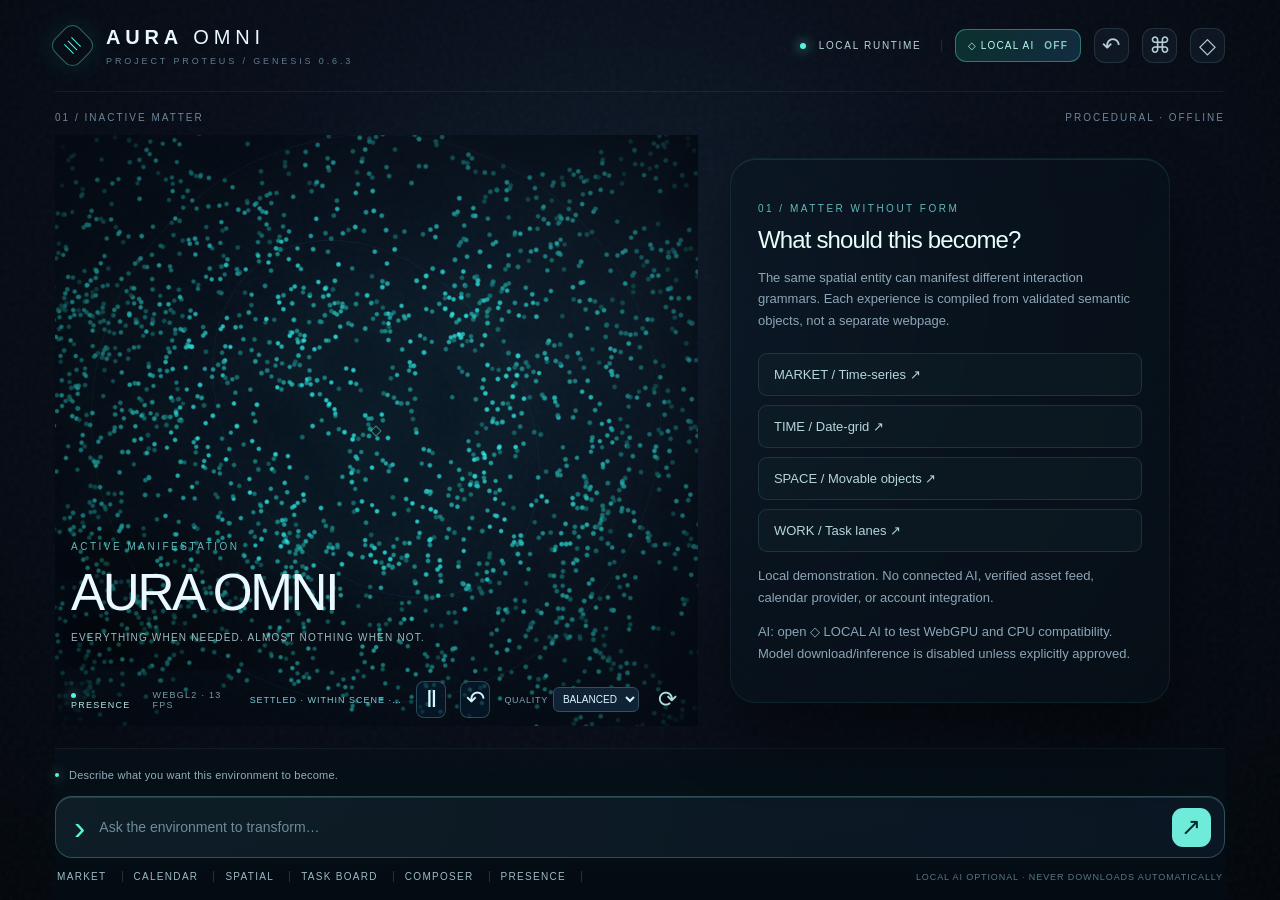
<file: proteus/genesis-063/index.html>
<!doctype html><html lang="en"><head><meta charset="utf-8"><meta name="viewport" content="width=device-width,initial-scale=1,viewport-fit=cover"><meta name="theme-color" content="#050911"><meta name="description" content="GENESIS 0.6.3 isolated semantic morphing runtime — Project PROTEUS"><title>AURA OMNI · GENESIS 0.6.3</title><style>:root{color-scheme:dark;--night:#050a12;--ink:#eaf8ff;--muted:#8396a9;--aqua:#56f5de;--ice:#94caff;--violet:#a98dff;--gold:#f0b36b;--line:rgba(163,224,248,.13);font-family:Inter,'Segoe UI',Arial,sans-serif}*{box-sizing:border-box}html,body{margin:0;min-height:100%;background:var(--night);color:var(--ink)}body{overflow-x:hidden;background:radial-gradient(ellipse at 48% 33%,#101d2c 0,#080e1a 42%,#03070c 98%)}button,input{font:inherit}button{cursor:pointer}button:focus-visible,input:focus-visible{outline:2px solid var(--aqua);outline-offset:3px}[hidden]{display:none!important}.visually-hidden{position:absolute;clip:rect(0,0,0,0);width:1px;height:1px;overflow:hidden}.surface-noise{position:fixed;inset:0;z-index:0;opacity:.12;pointer-events:none;background-image:url('data:image/svg+xml,%3Csvg viewBox=%220 0 180 180%22 xmlns=%22http://www.w3.org/2000/svg%22%3E%3Cfilter id=%22n%22%3E%3CfeTurbulence type=%22fractalNoise%22 baseFrequency=%220.92%22 numOctaves=%223%22 stitchTiles=%22stitch%22/%3E%3C/filter%3E%3Crect width=%22180%22 height=%22180%22 filter=%22url(%23n)%22 opacity=%22.27%22/%3E%3C/svg%3E')}.app{position:relative;z-index:1;max-width:1720px;min-height:100svh;margin:auto;padding:0 4.3vw;display:flex;flex-direction:column}.topbar{height:92px;display:flex;align-items:center;justify-content:space-between;border-bottom:1px solid rgba(169,224,248,.075)}.brand{display:flex;gap:16px;align-items:center}.brand b{display:block;font-size:20px;letter-spacing:.24em;font-weight:720}.brand-light{font-weight:250}.brand small{display:block;color:#5e7c8e;font-size:9px;letter-spacing:.32em;margin-top:7px}.brand-sigil{width:35px;height:35px;border:1px solid rgba(94,246,223,.4);display:grid;place-content:center;transform:rotate(45deg);border-radius:10px;box-shadow:0 0 30px #1ef1d21f}.brand-sigil span{width:13px;height:1px;background:var(--aqua);margin:2px;display:block}.topright{display:flex;align-items:center;gap:13px}.live{font-size:10px;letter-spacing:.17em;color:#b8d4d7;border-right:1px solid var(--line);padding-right:19px}.live i,.feedback-light,.pulse{width:6px;height:6px;display:inline-block;border-radius:100%;background:var(--aqua);box-shadow:0 0 12px #6fffe3}.live i{margin-right:8px}.icon-button{display:grid;place-items:center;background:#18253270;color:#b5ced9;border:1px solid var(--line);width:35px;height:35px;border-radius:11px;font-size:22px}.microline{display:flex;justify-content:space-between;padding-top:20px;font-size:10px;letter-spacing:.2em;color:#6d8599}.stage{flex:1;display:grid;grid-template-columns:minmax(0,1.13fr) minmax(380px,.87fr);gap:clamp(15px,2.5vw,48px);align-items:stretch;min-height:min(660px,66vh);padding-top:12px;padding-bottom:22px}.world{min-height:520px;position:relative;touch-action:none;user-select:none;overflow:hidden;isolation:isolate;background:radial-gradient(ellipse at 50% 52%,#08222c70 0,#06132222 51%,transparent 76%)}.world-vignette{position:absolute;inset:-10%;background:radial-gradient(ellipse at 50% 49%,transparent 30%,#03091088 67%,#050a12 84%);pointer-events:none;z-index:2}.world-orbit{position:absolute;border:1px solid rgba(84,207,219,.075);border-radius:50%;width:min(60vw,570px);height:min(60vw,570px);left:50%;top:48%;transform:translate(-50%,-50%) rotate(25deg);pointer-events:none}.world-orbit-two{width:min(42vw,390px);height:min(42vw,390px);border-color:#7fc4e711;transform:translate(-50%,-50%) rotate(-36deg) scaleX(.74)}#worldCanvas{position:absolute;inset:0;width:100%;height:100%;z-index:1;filter:drop-shadow(0 0 17px rgba(79,230,215,.38))}.focus-hair{position:absolute;inset:50% auto auto 50%;width:8px;height:8px;border:1px solid #78f6dd78;transform:translate(-50%,-50%) rotate(45deg);z-index:3;pointer-events:none}.stage-label{position:absolute;z-index:4;bottom:73px;left:16px;pointer-events:none;text-shadow:0 5px 30px #02080d}.stage-kicker,.section-eyebrow{font-size:10px;color:#62babb;letter-spacing:.25em}.stage-label h1{font-size:clamp(25px,4vw,56px);font-weight:360;letter-spacing:-.046em;margin:9px 0}.stage-label p{font-size:10px;color:#9bb9bf;letter-spacing:.12em;max-width:390px}.world-footer{position:absolute;z-index:4;bottom:8px;left:16px;right:16px;display:flex;align-items:center;justify-content:space-between;gap:14px;font-size:9px;letter-spacing:.14em;color:#7999a9}.world-footer>span:first-child{color:#b7e4e2}.pulse{margin-right:8px;width:5px;height:5px}.world-footer button{background:none;color:#afdfd9;font-size:23px;border:0;padding:5px}.experience{position:relative;z-index:5;align-self:center;width:100%;max-width:620px;min-height:400px;max-height:min(685px,72vh);overflow:auto;overscroll-behavior:contain;padding:27px 27px 25px;border:1px solid var(--line);border-radius:26px;background:linear-gradient(135deg,#111d2bd8,#08121ce8 58%,#07111ab3);box-shadow:0 35px 65px #0007, inset 0 1px #b5f7ff18;backdrop-filter:blur(22px);scrollbar-color:#37545a transparent}.experience.is-presence{max-width:440px;min-height:310px;background:linear-gradient(135deg,#07152075,#07151b66);border-color:#5ff4e715}.experience-heading{display:flex;gap:16px;align-items:flex-start;justify-content:space-between}.experience h2{font-weight:430;letter-spacing:-.035em;font-size:clamp(24px,2.5vw,37px);margin:12px 0 7px}.experience h3{font-size:12px;letter-spacing:.13em;color:#d2edee;font-weight:500;text-transform:uppercase}.description{font-size:13px;line-height:1.65;color:#8ca6b7}.pill{display:inline-flex;align-items:center;gap:7px;padding:7px 9px;border:1px solid var(--line);color:#91c6cc;font-size:9px;white-space:nowrap;letter-spacing:.12em;border-radius:7px}.info-rule{height:1px;background:linear-gradient(90deg,#8fc9d828,transparent);margin:18px 0}.presence-message{font-family:Georgia,serif;font-style:italic;font-size:clamp(19px,2.5vw,29px);font-weight:normal;line-height:1.38;color:#d6f7f1;max-width:360px;margin:26px 0}.presence-items{display:grid;gap:9px;margin-top:22px}.presence-items button{color:#b5d6dc;background:#12232b66;border:1px solid var(--line);padding:13px 15px;text-align:left;border-radius:9px;font-size:13px;display:flex;align-items:center;justify-content:space-between}.presence-items button span{color:var(--aqua)}.data-summary{display:grid;grid-template-columns:1fr 1fr;gap:12px;margin:18px 0}.metric{background:#071a2587;border:1px solid #8ecbdc14;border-radius:13px;padding:16px;min-width:0}.metric-label{color:#779bab;font-size:10px;letter-spacing:.13em}.metric-value{display:block;font-size:clamp(20px,2.15vw,31px);font-weight:380;letter-spacing:-.045em;margin-top:8px;white-space:nowrap}.metric-note{font-size:10px;color:#9dc6c7;margin-top:7px}.metric-accent{color:var(--aqua)}.button-group{display:flex;gap:7px;flex-wrap:wrap}.choice{border:1px solid #b4eaf224;background:#0c202c87;color:#9fbcc7;padding:9px 12px;border-radius:9px;font-size:11px}.choice[aria-pressed="true"],.choice.selected{border-color:#6ef2d77b;background:#1d4b4b80;color:#d8fff7}.data-chart{width:100%;height:auto;display:block;border:1px solid #ffffff10;border-radius:13px;background:#06131faa;touch-action:none}.chart-tooltip{padding:12px 0;font-size:12px;color:#a9dadd;min-height:40px}.legend{display:flex;align-items:center;justify-content:space-between;margin-bottom:12px;gap:12px}.legend small{font-size:10px;color:#6e95a6}.calendar-nav{display:flex;gap:8px;align-items:center;justify-content:space-between}.calendar-nav h2{font-size:26px;margin:5px 0}.calendar-controls{display:flex;gap:7px}.calendar-controls button,.mini-btn{border:1px solid var(--line);background:#1428346b;color:#bdeae5;border-radius:8px;padding:8px 11px}.day-headings,.calendar-grid{display:grid;grid-template-columns:repeat(7,minmax(0,1fr));gap:5px}.day-headings{margin:22px 0 8px}.day-headings span{font-size:10px;color:#83b4ba;text-align:center}.day{aspect-ratio:1;min-width:0;border-radius:9px;border:1px solid #7cbdcc14;background:#0719279e;color:#e2eaf0;font-size:12px;position:relative;display:grid;place-items:center}.day.today{border-color:#c8dba534}.day.selected{background:#24575ca8;border-color:#68e2d2}.day.has-event:after{content:"";position:absolute;width:4px;height:4px;border-radius:50%;background:#ffc983;bottom:4px;left:50%;transform:translateX(-50%)}.day-empty{border:0;background:transparent}.appointment{display:flex;justify-content:space-between;gap:8px;align-items:center;padding:10px 12px;border-radius:10px;background:#12212a9b;margin:6px 0}.appointment time{font-size:10px;color:var(--aqua);width:45px}.appointment span{flex:1;overflow-wrap:anywhere;font-size:12px}.appointment button{background:none;color:#e5a5a5;border:0;padding:3px 9px}.event-form{display:flex;gap:8px;margin:15px 0 4px;flex-wrap:wrap}.event-form input{background:#06141ed8;border:1px solid #76c9d42e;border-radius:8px;color:var(--ink);padding:11px;min-width:0}.event-form input[type=text]{flex:1 1 155px}.event-form input[type=time]{flex:0 1 110px;color-scheme:dark}.event-form button{background:#22544c;color:#d9fff8;border:1px solid #6bf3d354;padding:10px 12px;border-radius:9px}.model-display{height:160px;margin:8px 0 18px;border:1px solid #78c5db20;border-radius:15px;display:grid;place-items:center;background:radial-gradient(ellipse at center,#1b324053,transparent 70%);position:relative}.chamber{width:112px;height:106px;border:2px solid #88dae377;border-radius:31% 31% 19% 19%;position:relative;overflow:hidden;box-shadow:inset 0 0 30px #57bcaf1c,0 0 34px #55f4df1c}.liquid{position:absolute;left:10%;right:10%;bottom:0;height:60%;border-radius:30% 30% 15% 15%;background:linear-gradient(#c88c4966,#ab63366b);animation:liquidPulse 2.8s ease-in-out infinite}.liquid:before{content:"";position:absolute;inset:4px;border-radius:100%;border-top:2px solid #f1bc8b91}.no-motion .liquid{animation:none}@keyframes liquidPulse{50%{height:68%}}.model-display span{position:absolute;top:13px;left:13px;font-size:9px;color:#94b4c2;letter-spacing:.17em}.knob-row{display:grid;grid-template-columns:70px 1fr 65px;align-items:center;gap:8px;padding:12px 0;border-bottom:1px solid #b9e1ed15}.knob-row label{font-size:11px;color:#a9c7c8}.knob-row output{text-align:right;font-size:12px;color:#d6eee9}.knob-row input{width:100%;accent-color:#58e8cf}.simulation-note{font-size:11px;color:#7d9aaa;line-height:1.65;margin-top:15px}.dock{position:relative;border-top:1px solid #acd0db15;padding:12px 0 18px;background:linear-gradient(#071018e0,#050b12)}.feedback{display:flex;gap:10px;align-items:center;min-height:28px;color:#92aeb9;font-size:11px;letter-spacing:.02em;margin-bottom:7px}.feedback-light{flex:none;width:4px;height:4px}.command-form{height:62px;display:flex;gap:12px;align-items:center;padding:0 13px 0 18px;border:1px solid #82d5d748;border-radius:17px;background:linear-gradient(105deg,#172f397f,#0e1b2ba9);box-shadow:0 0 40px #00f5ce08,inset 0 1px #d7f7fa22}.prompt-symbol{font-size:34px;color:var(--aqua);font-weight:200}.command-form input{flex:1;width:100%;min-width:0;border:0;outline:none;background:transparent;font-size:14px;color:#edfaff}.command-form input::placeholder{color:#6e8c9a}.command-form button{border:0;border-radius:11px;background:#6febda;color:#002b30;font-size:24px;width:39px;height:39px}.quick-actions{display:flex;gap:11px;align-items:center;padding:13px 2px 0;flex-wrap:wrap}.quick-actions button{background:none;color:#9bbac3;font-size:10px;letter-spacing:.13em;border:0;border-right:1px solid #8dc8ce34;padding:0 15px 0 0}.runtime-status{font-size:9px;letter-spacing:.1em;color:#557786;margin-left:auto}.history-drawer{position:fixed;z-index:30;top:93px;right:4vw;width:min(370px,88vw);border:1px solid #79d5da48;border-radius:18px;background:#081823ed;box-shadow:0 20px 80px #000a;padding:22px;backdrop-filter:blur(20px)}.panel-heading{display:flex;justify-content:space-between;align-items:center;letter-spacing:.12em;font-size:11px}.panel-heading button{background:none;border:0;color:#a3d9d7;font-size:24px}.history-drawer #historyList{display:grid;gap:8px;margin-top:17px}.history-drawer #historyList button{padding:11px;border:1px solid var(--line);border-radius:8px;color:#bddbdc;text-align:left;background:#102531b5}.history-drawer p{font-size:11px;color:#758e9d;line-height:1.6}.fade-in{animation:enterPanel .38s ease both}@keyframes enterPanel{from{opacity:.30;transform:translateY(10px)}to{opacity:1;transform:none}}
@media(max-width:970px){.app{padding:0 3.5vw}.stage{grid-template-columns:1fr;gap:0;padding-top:2px}.world{min-height:360px;height:42vh}.world-orbit{width:380px;height:380px}.world-orbit-two{width:290px;height:290px}.stage-label{bottom:55px}.experience{max-width:100%;max-height:none;min-height:280px;margin:0 0 18px;padding:23px}.experience.is-presence{max-width:100%}.topbar{height:74px}.microline{padding-top:13px}}
@media(max-width:480px){.app{padding:0 16px}.topbar{height:67px}.brand b{font-size:14px}.brand small{font-size:7px;letter-spacing:.19em}.brand-sigil{width:27px;height:27px}.live{display:none}.microline{font-size:8px}.world{height:33vh;min-height:245px}.world-orbit{width:290px;height:290px}.world-orbit-two{width:220px;height:220px}.stage-label{left:4px;bottom:44px}.stage-label h1{font-size:27px}.stage-label p{font-size:8px;line-height:1.5;margin-bottom:0}.world-footer{left:5px;right:5px;bottom:4px;font-size:8px}.experience{border-radius:17px;padding:18px 17px;margin-bottom:8px}.experience h2{font-size:24px}.data-summary{gap:7px}.metric{padding:12px}.metric-value{font-size:22px}.day-headings,.calendar-grid{gap:3px}.day{border-radius:7px;font-size:11px}.dock{padding:9px 0 12px}.command-form{height:54px;border-radius:12px}.command-form input{font-size:12px}.feedback{font-size:10px}.quick-actions{gap:8px}.quick-actions button{font-size:9px;padding-right:8px}.runtime-status{width:100%;margin-top:3px}}
@media(prefers-reduced-motion:reduce){*,*:before,*:after{animation-duration:.01ms!important;transition-duration:.01ms!important}}
/* GENESIS 0.4 composable presentation families */
.experience-block{margin:18px 0 26px;padding:20px 0;border-top:1px solid rgba(131,198,209,.13);min-width:0}.block-heading{display:flex;align-items:baseline;justify-content:space-between;flex-wrap:wrap;gap:8px;margin-bottom:16px}.block-type{font-size:10px;letter-spacing:.18em;color:#67dccb}.block-title{font-size:19px;letter-spacing:.02em;color:#e3f9f8;font-weight:500}.chart-top{display:flex;justify-content:space-between;flex-wrap:wrap;gap:10px}.spectral-chart{width:100%;display:block;aspect-ratio:720/320;touch-action:pan-y;overflow:visible}.chart-stat{display:flex;gap:8px;align-items:baseline;flex-wrap:wrap;margin:14px 0}.chart-stat span{color:#96b5be;font-size:11px;letter-spacing:.14em}.chart-stat strong{font-size:24px;color:#d8fff9}.chart-stat small{color:#80d9ce}.chart-hint{font-size:12px;color:#b3cbd0;padding:8px 0}.experience-tail{display:flex;flex-wrap:wrap;gap:12px;margin:24px 0}.calendar-toolbar{display:flex;align-items:center;justify-content:space-between;margin:16px 0;color:#effffc}.calendar-toolbar strong{font-size:21px;font-weight:500}.appointment-editor{margin-top:20px}.appointment-editor h3{font-size:15px}.assembly-layout{display:grid;grid-template-columns:minmax(0,1.5fr) minmax(180px,1fr);gap:18px;align-items:center}.assembly-plan{display:block;min-width:0;width:100%;max-height:330px;touch-action:none;background:radial-gradient(ellipse,rgba(71,183,180,.11),transparent 75%);border:1px solid rgba(139,219,218,.14);border-radius:18px}.assembly-selected circle:first-child{stroke-width:4}.assembly-details{padding:12px 0}.assembly-details h3{font-size:21px;color:#dcfff9;margin:8px 0}.assembly-buttons{display:flex;flex-wrap:wrap;gap:7px;margin:14px 0}.assembly-buttons button{min-width:37px}.task-board{display:grid;grid-template-columns:repeat(auto-fit,minmax(135px,1fr));gap:12px;align-items:start;min-height:160px}.task-lane{min-height:130px;border:1px solid rgba(121,190,207,.17);background:rgba(24,45,59,.48);border-radius:16px;padding:12px}.task-lane-head{display:flex;align-items:center;justify-content:space-between;gap:8px;margin-bottom:14px}.task-lane-head h3{font-size:12px;font-weight:600;color:#c6eced}.task-card{padding:11px;margin:9px 0;border:1px solid rgba(110,202,204,.22);border-radius:10px;background:rgba(62,102,111,.24);color:#e1f8f5;font-size:13px;cursor:grab}.task-actions{display:flex;gap:5px;justify-content:space-between;margin-top:10px}.task-actions select,.task-add select{max-width:100%;color:#c3e7e9;background:#17313f;border:1px solid #406574;padding:6px;border-radius:8px}.task-actions select{width:75%;font-size:11px}.task-add{display:flex;gap:8px;align-items:center;flex-wrap:wrap;margin-top:15px}.task-add input,.task-add select{flex:1 1 110px;min-width:0}.composer-modal{position:fixed;inset:12px;z-index:50;max-width:min(850px,calc(100vw - 24px));max-height:calc(100dvh - 24px);width:100%;margin:auto;background:rgba(7,19,30,.98);border:1px solid rgba(85,213,209,.5);border-radius:23px;color:#e5fbfa;box-shadow:0 40px 120px rgba(0,0,0,.8);padding:26px;overflow:auto}.composer-modal::backdrop{background:rgba(2,7,12,.80);backdrop-filter:blur(8px)}.composer-modal h2{font-size:21px;margin-bottom:9px}.composer-top,.composer-actions{display:flex;flex-wrap:wrap;gap:9px;margin:14px 0}.composer-input{display:block;width:100%;min-height:290px;border:1px solid rgba(103,193,190,.33);border-radius:14px;background:rgba(8,24,35,.94);color:#baffef;font:12px/1.5 ui-monospace,monospace;padding:16px;resize:vertical;white-space:pre;tab-size:2}.composer-status{font-size:12px;color:#c0ebde}.compile-button{background:linear-gradient(125deg,#59edd6,#c0f7ef);color:#06252c;border:0;border-radius:10px;padding:12px 18px;font-weight:700}.presence-intro{padding-top:12px}.presence-intro h2{font-size:24px;color:#e6fffb;margin:10px 0}.calendar-grid .day{min-height:36px}.task-add input,.event-form input{color:#eefcfb!important}
@media (max-width:760px){.assembly-layout{grid-template-columns:1fr}.assembly-plan{max-height:230px}.task-board{grid-template-columns:repeat(auto-fit,minmax(110px,1fr))}.task-card{font-size:12px;padding:8px}.task-actions{flex-wrap:wrap}.task-actions select{width:100%}.composer-modal{padding:15px}.spectral-chart{aspect-ratio:720/380}.experience-block{padding-top:12px;margin-top:12px}.chart-stat strong{font-size:20px}.task-add input{min-width:140px}.composer-input{min-height:200px}}

/* GENESIS 0.5: functional cinematic controls, responsive without interfering with stage gestures. */
#directorStatus{font-size:9px;letter-spacing:.11em;color:#88c6d3;max-width:210px;overflow:hidden;white-space:nowrap;text-overflow:ellipsis}
.world-footer .cinematic-control{border:1px solid rgba(128,211,234,.28);background:rgba(9,30,50,.55);color:#d1f9ff;border-radius:8px;min-width:30px;min-height:30px;padding:4px;cursor:pointer}
.quality-label{display:flex;align-items:center;gap:5px;color:#85a4bb;font-size:9px;letter-spacing:.08em}
#graphicsQuality{background:#102235;color:#d8f5ff;border:1px solid #314f66;border-radius:6px;font-size:10px;padding:5px;max-width:91px}
@media(max-width:600px){.world-footer{flex-wrap:wrap;gap:5px!important;padding-bottom:8px!important}#directorStatus{max-width:130px;font-size:8px}.quality-label{font-size:8px}#graphicsQuality{max-width:85px}}
@media(prefers-reduced-motion:reduce){.world-orbit{animation:none!important}}
/* GENESIS 0.5 mobile director layout: no labels may collide with controls. */
@media(max-width:760px){
 .stage-label{bottom:130px;left:12px;right:12px}
 .stage-label h1{font-size:clamp(24px,7vw,36px);margin:6px 0}
 .stage-label p{line-height:1.35;max-width:95%;white-space:normal}
 .world-footer{display:grid;grid-template-columns:minmax(0,1fr) 38px 38px 98px 34px;grid-template-rows:32px 22px;gap:3px;bottom:7px;left:12px;right:12px;align-items:center;font-size:8px;letter-spacing:.04em}
 .world-footer>span:first-child{grid-column:1/2;grid-row:1;overflow:hidden;white-space:nowrap}
 #renderStatus{grid-column:1/2;grid-row:2;font-size:8px}
 #directorStatus{grid-column:2/6;grid-row:2;text-align:right;overflow:hidden;text-overflow:ellipsis;white-space:nowrap;font-size:8px}
 #pauseMotion{grid-column:2;grid-row:1}#reverseMotion{grid-column:3;grid-row:1}
 .quality-label{grid-column:4;grid-row:1;font-size:0}
 .quality-label select{max-width:93px;min-width:90px;font-size:9px;padding:6px 4px}
 #resetCamera{grid-column:5;grid-row:1}
 .world-footer .cinematic-control{width:32px;height:32px;padding:2px;min-width:0;font-size:16px}
 .world-footer>button{margin:0}
}
@media(max-width:370px){.world-footer{grid-template-columns:minmax(0,1fr) 30px 30px 82px 26px;gap:2px}.quality-label select{min-width:77px;max-width:80px;font-size:8px}}

/* GENESIS 0.6 opt-in cognition. No fullscreen overlay until explicitly opened. */
.ai-launch{background:linear-gradient(115deg,#0b302d,#132b40);border:1px solid #57ebd064;border-radius:11px;color:#b8faed;padding:10px 12px;font-size:10px;white-space:nowrap;letter-spacing:.12em}
.ai-launch span{color:#84c5c8;font-weight:650;margin-left:6px}
.ai-panel{max-width:610px!important}
.ai-grid{display:grid;grid-template-columns:1fr 1fr;gap:9px;margin:15px 0}
.ai-feature{border:1px solid rgba(106,197,190,.2);border-radius:12px;background:#11273489;padding:12px;min-height:65px}
.ai-feature strong{font-size:10px;letter-spacing:.10em;color:#9ce2dd;display:block;margin-bottom:6px}
.ai-feature span{font-size:13px;color:#e8f9fd;overflow-wrap:anywhere}
.ai-callout{font-size:12px;line-height:1.65;color:#b9d2dc;background:#132638d9;border-left:2px solid #60dfd2;padding:12px 15px;border-radius:4px 10px 10px 4px}
.ai-consent{display:flex;gap:12px;align-items:start;margin:15px 0;color:#d4eef0;font-size:12px;line-height:1.5}
.ai-consent input{accent-color:#59e6d3;flex:0 0 20px;width:20px;height:20px;margin:1px 0 0}
.ai-meter{height:7px;overflow:hidden;background:#172d41;border-radius:20px;margin:14px 0}
.ai-meter-fill{display:block;height:100%;width:0%;background:linear-gradient(90deg,#4ce3ca,#96bfff);transition:width .15s linear}
.ai-log{font-size:12px;color:#9cb9c4;line-height:1.6;overflow-wrap:anywhere;min-height:45px}
.ai-actions{display:flex;gap:8px;flex-wrap:wrap;margin-top:16px}
.ai-actions button{padding:11px 13px;font-size:11px;border-radius:9px;border:1px solid #377e7b;background:#14373d;color:#d4f5f0}
.ai-actions button:disabled{cursor:not-allowed;opacity:.38}
.ai-actions button.ai-primary{color:#06252c;background:linear-gradient(130deg,#77f9dc,#bbecff);border:0;font-weight:700}
.ai-stated{font-size:11px;color:#8cb1bc;margin-top:15px}
@media(max-width:650px){.ai-launch{font-size:9px;padding:8px 9px}.ai-launch span{display:none}.topright{gap:6px}.ai-grid{grid-template-columns:1fr 1fr}.ai-feature{padding:9px}.ai-feature span{font-size:11px}}
@media(max-width:370px){.ai-grid{grid-template-columns:1fr}.ai-launch{letter-spacing:0}.topright .icon-button{width:31px;height:31px}}

/* Dual-backend model selector: explicit choice without expanding the resting UI */
.ai-backend-label{display:block;margin:12px 0;color:#94c5c6;font-size:.72rem;letter-spacing:.09em;font-weight:700}.ai-backend-select{display:block;width:100%;margin:7px 0 0;padding:13px 14px;border-radius:12px;border:1px solid rgba(112,220,213,.35);background:#0c1d2b;color:#f0ffff;font-size:.9rem}.ai-model-choice{font-size:.82rem;color:#adc7d1;line-height:1.6;margin:8px 0 14px;overflow-wrap:anywhere}

/* GENESIS 0.6.3: accessible inference status and cancellation near the command dock */
.ai-inference-progress{display:flex;align-items:center;gap:10px;justify-content:space-between;border:1px solid #498b89;background:#0b252e;border-radius:10px;padding:9px 12px;margin:7px 0;color:#b2f0e9;font-size:12px;line-height:1.35}
.ai-inference-progress[hidden]{display:none!important}
.ai-inference-progress .ai-progress-text{flex:1;min-width:0}
.ai-inference-progress .ai-cancel{flex:0 0 auto;background:#18323d;border:1px solid #5eb0b1;color:#defef9;border-radius:8px;padding:9px 12px;font-size:11px;cursor:pointer}
.ai-inference-progress .ai-cancel:disabled{opacity:.5}
@media(max-width:420px){.ai-inference-progress{font-size:11px;padding:8px}.ai-inference-progress .ai-cancel{padding:7px 9px;font-size:10px}}
</style></head><body>
<div class="surface-noise" aria-hidden="true"></div>
<div id="app" class="app" data-scene="presence">
 <header class="topbar"><div class="brand"><span class="brand-sigil" aria-hidden="true"><span></span><span></span><span></span></span><div><b>AURA<span class="brand-light"> OMNI</span></b><small>PROJECT PROTEUS / GENESIS 0.6.3</small></div></div><div class="topright"><span class="live"><i></i> LOCAL RUNTIME</span><button id="localAIButton" class="ai-launch" type="button" aria-label="Local AI setup" title="Check hardware and opt in to local inference">◇ LOCAL AI <span id="aiTopStatus">OFF</span></button><button id="historyBtn" class="icon-button" aria-label="Scene history" title="History">↶</button><button id="composerBtn" class="icon-button" aria-label="Experience Composer" title="Compile JSON experience">⌘</button><button id="saveBtn" class="icon-button" aria-label="Save session locally" title="Save to this browser">◇</button></div></header>
 <div class="microline"><span id="eyebrow">01 / INACTIVE MATTER</span><span id="source">PROCEDURAL · OFFLINE</span></div>
 <main class="stage">
  <div class="world" id="world" aria-label="Interactive spatial representation. Drag to rotate, scroll or pinch to zoom.">
   <div class="world-vignette"></div><div class="world-orbit world-orbit-one"></div><div class="world-orbit world-orbit-two"></div>
   <canvas id="worldCanvas" aria-label="Continuously morphing procedural geometry"></canvas>
   <div class="focus-hair" aria-hidden="true"></div>
   <div class="stage-label"><span class="stage-kicker">ACTIVE MANIFESTATION</span><h1 id="sceneTitle">AURA OMNI</h1><p id="sceneSubtitle">EVERYTHING WHEN NEEDED. ALMOST NOTHING WHEN NOT.</p></div>
   <div class="world-footer"><span><i class="pulse" aria-hidden="true"></i> <span id="sceneRole">PRESENCE</span></span><span id="renderStatus">RENDERER INITIALIZING</span><span id="directorStatus" aria-live="off">DIRECTOR / IDLE</span><button id="pauseMotion" class="cinematic-control" title="Pause or resume cinematic transition" aria-label="Pause or resume transition">Ⅱ</button><button id="reverseMotion" class="cinematic-control" title="Reverse to prior experience" aria-label="Reverse transition">↶</button><label class="quality-label" for="graphicsQuality">QUALITY<select id="graphicsQuality" aria-label="Graphics quality"><option value="eco">ECO</option><option value="balanced" selected>BALANCED</option><option value="detailed">DETAIL</option></select></label><button id="resetCamera" title="Reset rotation and zoom" aria-label="Reset camera">⟳</button></div>
  </div>
  <section id="experience" class="experience" aria-label="Active contextual experience"></section>
 </main>
 <div id="historyDrawer" class="history-drawer" hidden><div class="panel-heading"><strong>SCENE CONTINUITY</strong><button id="closeHistory" aria-label="Close history">×</button></div><div id="historyList"></div><p>History preserves your financial chart span and local calendar events.</p></div>
 <footer class="dock"><div id="feedback" class="feedback" role="status" aria-live="polite"><span class="feedback-light"></span><span id="feedbackText">Describe what you want this environment to become.</span></div><form id="commandForm" class="command-form"><span class="prompt-symbol">›</span><label for="command" class="visually-hidden">Natural language command</label><input id="command" maxlength="280" autocomplete="off" placeholder="Ask the environment to transform…" aria-label="Command AURA OMNI"><button id="send" type="submit" aria-label="Execute command">↗</button></form><div class="quick-actions" aria-label="Quick commands"><button data-command="Show Bitcoin">MARKET</button><button data-command="Show my calendar">CALENDAR</button><button data-command="Show espresso extraction">SPATIAL</button><button data-command="Show tasks">TASK BOARD</button><button data-command="Open composer">COMPOSER</button><button data-command="Return to yourself">PRESENCE</button><span class="runtime-status">LOCAL AI OPTIONAL · NEVER DOWNLOADS AUTOMATICALLY</span></div></footer>
</div><script type="module">
// == model ==
const palette = { aqua: [.18, .95, .91], ice: [.47, .78, 1], violet: [.67, .45, 1], gold: [1, .69, .28] };
const object = (id, kind, meaning, color, count, additional = {}) => ({ id, kind, meaning, provenance: 'ILLUSTRATIVE', color: [color[0], color[1], color[2]], count, ...additional });
function syntheticPrices() {
    const start = Date.UTC(2026, 10, 17, 0, 0);
    return Array.from({ length: 97 }, (_, i) => ({ time: new Date(start + i * 15 * 60000).toISOString(), BTC: 64200 + 1400 * Math.sin(i / 10) + i * 18 + 380 * Math.sin(i * .77), ETH: 3200 + 100 * Math.sin(i / 12 + .8) + i * 2 + 35 * Math.cos(i * .62) }));
}
function ymd(year, month, day) { return `${year}-${String(month + 1).padStart(2, '0')}-${String(day).padStart(2, '0')}`; }
function validYmd(value) { return /^\d{4}-(0[1-9]|1[0-2])-(0[1-9]|[12]\d|3[01])$/.test(value) && !Number.isNaN(Date.parse(`${value}T12:00:00Z`)) && new Date(`${value}T12:00:00Z`).toISOString().slice(0, 10) === value; }
function monthCells(year, month) {
    if (!Number.isInteger(year) || year < 1970 || year > 2100 || !Number.isInteger(month) || month < 0 || month > 11)
        throw Error('Date range invalid');
    const offset = (new Date(year, month, 1).getDay() + 6) % 7;
    const len = new Date(year, month + 1, 0).getDate();
    return Array.from({ length: Math.ceil((offset + len) / 7) * 7 }, (_, i) => { const day = i - offset + 1; return day >= 1 && day <= len ? ymd(year, month, day) : null; });
}
function defaultState(now = new Date()) {
    return {
        finance: { hours: 24, series: 'BTC', hoveredIndex: null },
        calendar: { year: now.getFullYear(), month: now.getMonth(), selected: ymd(now.getFullYear(), now.getMonth(), now.getDate()), events: [] },
        flow: { pressure: 9, resistance: 4, duration: 25 }
    };
}
function createScene(chapter, state) {
    if (chapter === 'presence')
        return { id: chapter, title: 'AURA OMNI', subtitle: 'EVERYTHING WHEN NEEDED. ALMOST NOTHING WHEN NOT.', annotation: '01 / INACTIVE MATTER', role: 'PRESENCE', objects: [object('identity:proteus', 'membrane', 'Persistent non-sentient AURA identity', palette.aqua, 2200)], permissions: [], source: 'PROCEDURAL' };
    if (chapter === 'finance') {
        const full = syntheticPrices();
        const filtered = full.filter((_, i) => i >= full.length - 1 - state.finance.hours * 4);
        const prices = filtered.map(d => d[state.finance.series]);
        return { id: chapter, title: 'MARKET FORM', subtitle: `${state.finance.series} / ${state.finance.hours}-HOUR PRICE STRUCTURE`, annotation: '02 / MARKET · SYNTHETIC DATA', role: 'ANALYST', objects: [
                object('identity:proteus', 'membrane', 'Same AURA identity, orbiting the representation', palette.aqua, 370, { position: [-1.25, .81, -.38], size: [.24, .24, .24] }),
                object('asset:' + state.finance.series, 'ribbon', 'Synthetic timestamped asset price curve', palette.ice, 1200, { values: prices, position: [.12, .03, 0], size: [2.8, 1.25, 1] }),
                object('asset:time-axis', 'line', 'Temporal axis of the price series', palette.violet, 210, { position: [.05, -.7, -.1], size: [2.9, 0, 0] }),
                object('asset:volatility', 'spray', 'Abstract volatility envelope, not literal price data', palette.aqua, 420, { position: [.0, .05, -.6], size: [3, 1.4, .25] })
            ], permissions: [], source: 'SYNTHETIC' };
    }
    if (chapter === 'calendar') {
        const cells = monthCells(state.calendar.year, state.calendar.month);
        const selectedIndex = Math.max(0, cells.indexOf(state.calendar.selected));
        const col = selectedIndex % 7, row = Math.floor(selectedIndex / 7);
        const ringX = .1 + (col + .5 - 3.5) * 2.9 / 7, ringY = .03 + (Math.ceil(cells.length / 7) / 2 - row - .5) * 1.8 / Math.ceil(cells.length / 7);
        return { id: chapter, title: 'TEMPORAL FORM', subtitle: new Date(state.calendar.year, state.calendar.month, 1).toLocaleDateString('en', { month: 'long', year: 'numeric' }).toUpperCase(), annotation: '03 / TIME · PRIVATE TO THIS BROWSER', role: 'TIMEKEEPER', objects: [
                object('identity:proteus', 'membrane', 'Persistent AURA identity at the calendar anchor', palette.aqua, 350, { position: [-1.12, .85, -.3], size: [.25, .25, .25] }),
                object('calendar:month', 'grid', 'Calendar cells representing actual local dates', palette.ice, 1100, { rows: Math.ceil(cells.length / 7), cols: 7, position: [.1, .03, 0], size: [2.9, 1.8, 1] }),
                object('calendar:day:' + state.calendar.selected, 'ring', 'Current selected day in local calendar', palette.gold, 320, { position: [ringX, ringY, .07], size: [.18, .18, .18] }),
                ...state.calendar.events.filter(e => cells.includes(e.day)).slice(0, 12).map((e, i) => { const k = cells.indexOf(e.day), c = k % 7, r = Math.floor(k / 7), rows = Math.ceil(cells.length / 7); return object('event:' + e.id, 'sphere', 'Local appointment ' + e.title, palette.violet, 55, { position: [.1 + (c + .5 - 3.5) * 2.9 / 7, .03 + (rows / 2 - r - .5) * 1.8 / rows, .14], size: [.024, .024, .024] }); })
            ], permissions: [], source: 'LOCAL' };
    }
    return { id: chapter, title: 'FLUID FORM', subtitle: 'ESPRESSO / EDUCATIONAL FLOW PROXY', annotation: '04 / MECHANICS · SIMPLIFIED MODEL', role: 'EXPLAINER', objects: [
            object('identity:proteus', 'membrane', 'Persistent AURA identity as guide to the model', palette.aqua, 340, { position: [-1.2, .82, -.25], size: [.25, .25, .25] }),
            object('espresso:chamber', 'cylinder', 'Transparent espresso machine chamber', palette.ice, 660, { position: [0, .25, 0], size: [.9, 1.3, .9] }),
            object('espresso:water', 'helix', 'Water path as animated schematic', palette.aqua, 540, { position: [0, .0, 0], size: [.5, 1.7, .5], turns: 5 }),
            object('espresso:flow', 'spray', 'Illustrative extracted liquid particle flow', palette.gold, 380, { position: [0, -.82, 0], size: [.33, .55, .32] })
        ], permissions: [], source: 'ILLUSTRATIVE' };
}
function flowMetrics(flow) {
    // Educational proxy, NOT a physical extraction solver.
    const rate = flow.pressure / (flow.resistance + 1) * .8;
    return { flowRate: rate, yield: rate * flow.duration, ratio: rate * flow.duration / 18 };
}
function filteredPrices(state) { const arr = syntheticPrices(); return arr.slice(-(state.hours * 4 + 1)); }


// == runtime ==
class ProteusRuntime {
    identity = 'identity:proteus';
    state;
    active = 'presence';
    scene;
    transition = null;
    timeline = ['presence'];
    index = 0;
    constructor(now = new Date()) { this.state = defaultState(now); this.scene = createScene('presence', this.state); }
    get history() { return [...this.timeline]; }
    get canBack() { return this.index > 0; }
    get transitionProgress() { return !this.transition ? 1 : Math.min(1, Math.max(0, (performance.now() - this.transition.startedAt) / this.transition.duration)); }
    enter(next, at = performance.now()) {
        const origin = this.scene;
        const nextScene = createScene(next, this.state);
        this.active = next;
        this.scene = nextScene;
        this.timeline = this.timeline.slice(0, this.index + 1);
        this.timeline.push(next);
        this.index++;
        this.transition = { from: origin.id, to: next, fromScene: origin, toScene: nextScene, startedAt: at, duration: 1450 };
    }
    refresh() { this.scene = createScene(this.active, this.state); }
    back(at = performance.now()) { if (!this.canBack)
        return false; const from = this.scene; this.index--; this.active = this.timeline[this.index]; this.scene = createScene(this.active, this.state); this.transition = { from: from.id, to: this.active, fromScene: from, toScene: this.scene, startedAt: at, duration: 1250 }; return true; }
    setSpan(hours) { if (![6, 12, 24].includes(hours))
        throw Error('Span unsupported'); this.state.finance.hours = hours; if (this.active === 'finance')
        this.refresh(); }
    setSeries(series) { if (!['BTC', 'ETH'].includes(series))
        throw Error('Unknown series'); this.state.finance.series = series; if (this.active === 'finance')
        this.refresh(); }
    changeMonth(offset) { if (!Number.isInteger(offset) || Math.abs(offset) > 24)
        throw Error('Invalid month offset'); const s = this.state.calendar; const next = new Date(s.year, s.month + offset, 1); if (next.getFullYear() < 1970 || next.getFullYear() > 2100)
        throw Error('Date out of range'); s.year = next.getFullYear(); s.month = next.getMonth(); s.selected = ymd(s.year, s.month, 1); if (this.active === 'calendar')
        this.refresh(); return monthCells(s.year, s.month); }
    selectDay(day) { if (!validYmd(day) || day.slice(0, 7) !== ymd(this.state.calendar.year, this.state.calendar.month, 1).slice(0, 7))
        throw Error('Day is not in active month'); this.state.calendar.selected = day; if (this.active === 'calendar')
        this.refresh(); }
    addEvent(day, title, time) { if (!validYmd(day))
        throw Error('Invalid day'); const t = title.trim(); if (!t || t.length > 90 || /[<>]/.test(t))
        throw Error('Invalid title'); if (!/^([01]\d|2[0-3]):[0-5]\d$/.test(time))
        throw Error('Invalid event time'); if (this.state.calendar.events.length >= 200)
        throw Error('Local event quota reached'); const event = { id: 'e-' + (typeof crypto !== 'undefined' && typeof crypto.randomUUID === 'function' ? crypto.randomUUID() : `${Date.now().toString(36)}-${Math.random().toString(36).slice(2)}`), day, title: t, time, createdAt: new Date().toISOString() }; this.state.calendar.events.push(event); return event; }
    deleteEvent(id) { const length = this.state.calendar.events.length; this.state.calendar.events = this.state.calendar.events.filter(e => e.id !== id); return length !== this.state.calendar.events.length; }
    setFlow(key, value) { const ranges = { pressure: [1, 15], resistance: [1, 10], duration: [5, 60] }; if (!Number.isFinite(value) || value < ranges[key][0] || value > ranges[key][1])
        throw Error('Invalid flow parameter'); this.state.flow[key] = value; }
    save() { try {
        localStorage.setItem('proteus:genesis03:v1', JSON.stringify({ version: 1, state: this.state, active: this.active }));
        return true;
    }
    catch {
        return false;
    } }
    load() { try {
        const value = localStorage.getItem('proteus:genesis03:v1');
        if (!value)
            return false;
        const o = JSON.parse(value);
        if (o.version !== 1 || !['presence', 'finance', 'calendar', 'flow'].includes(o.active) || !o.state || !Array.isArray(o.state.calendar?.events) || o.state.calendar.events.length > 200 || !o.state.calendar.events.every((e) => validYmd(e.day) && typeof e.title === 'string' && e.title.length <= 90 && /^[0-2]\d:[0-5]\d$/.test(e.time)) || ![6, 12, 24].includes(o.state.finance?.hours) || !['BTC', 'ETH'].includes(o.state.finance?.series))
            return false;
        const s = o.state;
        if (!Number.isInteger(s.calendar.year) || s.calendar.year < 1970 || s.calendar.year > 2100 || !Number.isInteger(s.calendar.month) || s.calendar.month < 0 || s.calendar.month > 11 || !validYmd(s.calendar.selected) || s.calendar.selected.slice(0, 7) !== ymd(s.calendar.year, s.calendar.month, 1).slice(0, 7) || !s.flow || !Number.isFinite(s.flow.pressure) || s.flow.pressure < 1 || s.flow.pressure > 15 || !Number.isFinite(s.flow.resistance) || s.flow.resistance < 1 || s.flow.resistance > 10 || !Number.isFinite(s.flow.duration) || s.flow.duration < 5 || s.flow.duration > 60)
            return false;
        this.state = s;
        this.active = o.active;
        this.scene = createScene(this.active, this.state);
        this.timeline = ['presence', this.active];
        this.index = 1;
        return true;
    }
    catch {
        return false;
    } }
    get diagnostics() { return { identity: this.identity, scene: this.active, history: this.history, transition: this.transition?.to || null, objects: this.scene.objects.map(o => ({ id: o.id, kind: o.kind, meaning: o.meaning })), state: structuredClone(this.state) }; }
}
/** Explicit limited grammar; this is NOT AI or a general-purpose language understanding model. */
function interpret(command, active) {
    const q = command.trim().toLowerCase();
    if (!q)
        return { type: 'message', message: 'Describe a scene to manifest.' };
    if (/^(back|go back|previous scene|undo)$/i.test(q))
        return { type: 'back' };
    if (/^(save|save experience|save this|save state)$/i.test(q))
        return { type: 'save' };
    if (/^(restore|load|restore session|load saved)$/i.test(q))
        return { type: 'load' };
    if (/\b(return|back) to (yourself|presence)|original form|resting form|go home|^presence$/.test(q))
        return { type: 'scene', target: 'presence' };
    if (/\b(calendar|schedule|appointments|month view|my month|dates)\b/.test(q))
        return { type: 'scene', target: 'calendar' };
    if (/\b(espresso|extraction|coffee machine|water flow|fluid model)\b/.test(q))
        return { type: 'scene', target: 'flow' };
    if (/\b(bitcoin|btc|ethereum|eth|price chart|crypto|market)\b/.test(q))
        return { type: 'scene', target: 'finance' };
    if (active === 'finance') {
        const h = /\b(6|12|24)\s*(?:hours?|h)\b/.exec(q);
        if (h)
            return { type: 'span', hours: Number(h[1]) };
    }
    if (active === 'calendar' && /\b(next month|forward month)\b/.test(q))
        return { type: 'month', offset: 1 };
    if (active === 'calendar' && /\b(previous month|last month)\b/.test(q))
        return { type: 'month', offset: -1 };
    return { type: 'message', message: 'Supported: Bitcoin, calendar, espresso, return to presence, go back, save or restore. Natural-language generation requires a separate AI planner.' };
}


// == field ==
const N = 3200;
const f = (i, seed = 0) => { const n = Math.sin(i * 127.1 + seed * 91.7) * 43758.5453; return n - Math.floor(n); };
const smooth = (v) => v * v * (3 - 2 * v);
function sample(obj, i, count) {
    const t = count > 1 ? i / (count - 1) : 0, ang = t * Math.PI * 2, noise = f(i, 3) - .5;
    const [cx, cy, cz] = obj.position || [0, 0, 0];
    const [sx, sy, sz] = obj.size || [1.5, 1.5, 1];
    switch (obj.kind) {
        case 'membrane': {
            // folded toroidal shell; deliberately not a conventional glowing sphere
            const a = 2 * Math.PI * f(i, 11);
            const b = 2 * Math.PI * f(i, 17);
            const lobe = 1 + .25 * Math.sin(a * 5 + Math.sin(b * 3)) + .17 * Math.cos(b * 4);
            const R = (.88 + .26 * Math.cos(b)) * lobe;
            return [cx + sx * (R * Math.cos(a) + .07 * Math.sin(b * 7)), cy + sy * (.52 * Math.sin(b) + .24 * Math.sin(a * 3)), cz + sz * ((.38 * Math.sin(a) + .29 * Math.cos(b)) * lobe)];
        }
        case 'ribbon': {
            const values = obj.values || [0, 1];
            const k = Math.max(0, Math.min(values.length - 1, Math.round(t * (values.length - 1))));
            const v = values[k];
            const min = Math.min(...values), max = Math.max(...values);
            const normal = (v - min) / (max - min || 1);
            return [cx + (t - .5) * sx, cy + (normal - .5) * sy + noise * .018, cz + Math.sin(t * 20) * .02 + noise * .12];
        }
        case 'line': return [cx + (t - .5) * sx, cy + (t - .5) * sy, cz + (t - .5) * sz];
        case 'grid': {
            const cols = obj.cols || 7, rows = obj.rows || 5;
            const perCell = Math.max(1, Math.floor(count / (rows * cols)));
            const index = Math.min(rows * cols - 1, Math.floor(i / perCell));
            const column = index % cols, row = Math.floor(index / cols);
            const cellW = sx / cols, cellH = sy / rows;
            const gx = (column + .5 - cols / 2) * cellW, gy = (rows / 2 - row - .5) * cellH;
            const local = (i % perCell) / perCell, edge = Math.floor(local * 4), u = (local * 4) % 1;
            const dx = edge === 0 ? (-.46 + u * .92) * cellW : edge === 1 ? .46 * cellW : edge === 2 ? (.46 - u * .92) * cellW : -.46 * cellW;
            const dy = edge === 0 ? .44 * cellH : edge === 1 ? (.44 - u * .88) * cellH : edge === 2 ? -.44 * cellH : (-.44 + u * .88) * cellH;
            return [cx + gx + dx, cy + gy + dy, cz + .03 * Math.sin(row + column)];
        }
        case 'ring': {
            const a = ang * 4;
            return [cx + sx * .5 * Math.cos(a), cy + sy * .5 * Math.sin(a), cz + .08 * Math.sin(a * 3)];
        }
        case 'cylinder': {
            const a = 2 * Math.PI * f(i, 2);
            const h = (f(i, 3) - .5) * sy;
            const r = (.80 + f(i, 4) * .14) * sx * .5;
            return [cx + r * Math.cos(a), cy + h, cz + r * Math.sin(a)];
        }
        case 'helix': {
            const a = t * Math.PI * 2 * (obj.turns || 4);
            return [cx + sx * .5 * Math.cos(a), cy + (t - .5) * sy, cz + sz * .5 * Math.sin(a)];
        }
        case 'spray': return [cx + (f(i, 2) - .5) * sx, cy + (f(i, 3) - .5) * sy, cz + (f(i, 4) - .5) * sz];
        case 'sphere': {
            const a = 2 * Math.PI * f(i, 2), z = 2 * f(i, 3) - 1;
            const k = Math.sqrt(1 - z * z);
            return [cx + sx * k * Math.cos(a), cy + sy * z, cz + sz * k * Math.sin(a)];
        }
    }
}
function cloudFor(scene) {
    if (!scene.objects.length || scene.objects.length > 32)
        throw Error('Object count limit');
    const objects = scene.objects;
    const weights = objects.map(o => Math.max(1, Math.min(N, o.count)));
    const total = weights.reduce((a, b) => a + b, 0);
    const nObjs = [];
    let allocated = 0;
    for (let i = 0; i < objects.length; i++) {
        const amount = i === objects.length - 1 ? N - allocated : Math.floor(N * weights[i] / total);
        nObjs.push(amount);
        allocated += amount;
    }
    const positions = new Float32Array(N * 3), colors = new Float32Array(N * 3), ids = [];
    let cursor = 0;
    for (let k = 0; k < objects.length; k++) {
        const obj = objects[k], count = nObjs[k];
        for (let i = 0; i < count; i++) {
            const p = sample(obj, i, count);
            positions.set(p, cursor * 3);
            const luminosity = .4 + .6 * f(i, 18);
            colors.set(obj.color.map(c => Math.min(1, c * luminosity)), cursor * 3);
            ids.push(obj.id);
            cursor++;
        }
    }
    return { positions, colors, ids };
}
function blendCloud(a, b, t) {
    const u = smooth(Math.max(0, Math.min(1, t)));
    const pos = new Float32Array(a.positions.length), col = new Float32Array(a.colors.length);
    for (let i = 0; i < pos.length; i++) {
        pos[i] = a.positions[i] * (1 - u) + b.positions[i] * u;
        col[i] = a.colors[i] * (1 - u) + b.colors[i] * u;
    }
    return { positions: pos, colors: col, ids: b.ids };
}
/** Aligns points by stable semantic object IDs first, then spatially sorted remainder.
 * This preserves the recognizable identity when switching unrelated domains.
 * It is not topology-aware mesh correspondence. */
function alignClouds(source, destination) {
    if (source.positions.length !== destination.positions.length)
        throw Error('Cloud size mismatch');
    const n = source.ids.length;
    if (n !== destination.ids.length)
        throw Error('Cloud ID size mismatch');
    const bins = new Map();
    for (let i = 0; i < n; i++) {
        const id = destination.ids[i];
        const list = bins.get(id) || [];
        list.push(i);
        bins.set(id, list);
    }
    const seen = new Uint8Array(n), mapped = new Int32Array(n).fill(-1);
    // Shared elements match their own semantic identity; no cross-domain relabeling.
    for (let i = 0; i < n; i++) {
        const bucket = bins.get(source.ids[i]);
        if (bucket?.length) {
            const j = bucket.pop();
            mapped[i] = j;
            seen[j] = 1;
        }
    }
    const unmatchedSource = [];
    const unmatchedTarget = [];
    for (let i = 0; i < n; i++) {
        if (mapped[i] < 0)
            unmatchedSource.push(i);
        if (!seen[i])
            unmatchedTarget.push(i);
    }
    // Meaningless geometric residuals are matched by ordered screen position to reduce crossing.
    const order = (a, b, cloud) => cloud.positions[a * 3] - cloud.positions[b * 3] || cloud.positions[a * 3 + 1] - cloud.positions[b * 3 + 1];
    unmatchedSource.sort((a, b) => order(a, b, source));
    unmatchedTarget.sort((a, b) => order(a, b, destination));
    for (let k = 0; k < unmatchedSource.length; k++)
        mapped[unmatchedSource[k]] = unmatchedTarget[k];
    const positions = new Float32Array(n * 3), colors = new Float32Array(n * 3), ids = new Array(n);
    for (let i = 0; i < n; i++) {
        const j = mapped[i];
        if (j < 0)
            throw Error('Alignment mismatch');
        positions.set(destination.positions.subarray(j * 3, j * 3 + 3), i * 3);
        colors.set(destination.colors.subarray(j * 3, j * 3 + 3), i * 3);
        ids[i] = destination.ids[j];
    }
    return { positions, colors, ids };
}
/** Remap geometry by stable semantic IDs, not arbitrary particle-array position.
 * An exact identity match retains the recognizable core across any domain.
 * Unmatched objects are reassigned deterministically; no claim of topology identity.
 */
function correlateClouds(from, to) {
    if (from.positions.length !== to.positions.length || from.positions.length !== N * 3)
        throw Error('Invalid geometry contract');
    const sourceGroups = new Map();
    for (let i = 0; i < from.ids.length; i++) {
        const id = from.ids[i];
        const group = sourceGroups.get(id) || [];
        group.push(i);
        sourceGroups.set(id, group);
    }
    const targetCounts = new Map();
    for (const id of to.ids)
        targetCounts.set(id, (targetCounts.get(id) || 0) + 1);
    const order = new Map();
    const pos = new Float32Array(from.positions.length), col = new Float32Array(from.colors.length);
    let matched = 0, identities = 0;
    for (let i = 0; i < N; i++) {
        const id = to.ids[i], group = sourceGroups.get(id), ordinal = order.get(id) || 0;
        order.set(id, ordinal + 1);
        const j = group?.length ? group[Math.min(group.length - 1, Math.floor(ordinal * group.length / (targetCounts.get(id) || 1)))] : ((i * 127 + 31) % N);
        if (group?.length) {
            matched++;
            if (id === 'identity:proteus')
                identities++;
        }
        for (let k = 0; k < 3; k++) {
            pos[i * 3 + k] = from.positions[j * 3 + k];
            col[i * 3 + k] = from.colors[j * 3 + k];
        }
    }
    return { origin: { positions: pos, colors: col, ids: to.ids.slice() }, target: to, matched, identities };
}


// == director ==
const clamp = (v, lo = 0, hi = 1) => Math.max(lo, Math.min(hi, v));
const smoothstep = (t) => { const x = clamp(t); return x * x * (3 - 2 * x); };
const initial = { yaw: .22, pitch: -.08, scale: 1, panX: 0, panY: 0 };
function preferredCamera(scene) {
    const names = new Set(scene.objects.map(o => o.kind));
    if (names.has('ribbon'))
        return { yaw: -.16, pitch: -.03, scale: 1.04, panX: 0, panY: .02 };
    if (names.has('grid'))
        return { yaw: .05, pitch: .0, scale: .99, panX: 0, panY: 0 };
    if (names.has('cylinder') || names.has('helix'))
        return { yaw: .37, pitch: -.14, scale: 1.06, panX: 0, panY: .02 };
    if (names.has('line') || names.has('sphere'))
        return { yaw: .19, pitch: -.07, scale: 1, panX: 0, panY: 0 };
    return { ...initial };
}
function activeShape(scene) { return scene.objects.find(o => o.id !== 'identity:proteus')?.kind || 'membrane'; }
function planTransition(from, to, cameraFrom, cameraTo, reduced = false) {
    const ids = new Set(from.objects.map(o => o.id));
    const shared = to.objects.filter(o => ids.has(o.id)).map(o => o.id);
    const domainObjects = shared.filter(id => id !== 'identity:proteus');
    let strategy;
    if (from.id === to.id)
        strategy = 'within-scene';
    else if (to.id === 'presence')
        strategy = 'return-to-presence';
    else if (domainObjects.length)
        strategy = 'shared-object';
    else if (activeShape(from) === 'ribbon' && activeShape(to) === 'grid')
        strategy = 'data-to-time';
    else if (activeShape(from) === 'grid' && activeShape(to) === 'ribbon')
        strategy = 'data-to-time';
    else if (to.objects.some(o => ['cylinder', 'helix'].includes(o.kind)))
        strategy = 'spatial-unfold';
    else
        strategy = 'deconstruct-recompose';
    const anchorObj = to.objects.find(o => o.id !== 'identity:proteus' && o.position);
    return { from: from.id, to: to.id, strategy, shared, domainObjects, duration: reduced ? 0 : strategy === 'within-scene' ? 540 : strategy === 'data-to-time' ? 1950 : strategy === 'return-to-presence' ? 1750 : 1650, cameraFrom: { ...cameraFrom }, cameraTo: { ...cameraTo }, anchor: anchorObj?.position ? [...anchorObj.position] : null };
}
function cameraAt(plan, t) {
    const k = smoothstep(t), a = plan.cameraFrom, b = plan.cameraTo;
    const factor = plan.strategy === 'within-scene' ? 0 : plan.strategy === 'data-to-time' ? .31 : .23;
    const withdraw = Math.sin(Math.PI * clamp(t)) * factor;
    // Arc is only a camera framing metaphor; actual data geometry remains unchanged.
    const arc = plan.strategy === 'within-scene' ? 0 : Math.sin(Math.PI * clamp(t)) * .11;
    return { yaw: a.yaw + (b.yaw - a.yaw) * k + arc, pitch: a.pitch + (b.pitch - a.pitch) * k - arc * .3,
        scale: (a.scale + (b.scale - a.scale) * k) * (1 - withdraw), panX: a.panX + (b.panX - a.panX) * k,
        panY: a.panY + (b.panY - a.panY) * k };
}
function easing(t, strategy) {
    const x = clamp(t);
    if (strategy === 'data-to-time')
        return smoothstep(x);
    if (strategy === 'deconstruct-recompose')
        return smoothstep(x);
    return smoothstep(x);
}
class CinematicDirector {
    current;
    scene;
    active = null;
    last = null;
    bookmarks = new Map();
    reducedMotion;
    constructor(scene, reducedMotion = false) { this.scene = scene; this.current = preferredCamera(scene); this.reducedMotion = reducedMotion; this.bookmarks.set(scene.id, { ...this.current }); }
    evaluate(now) {
        if (!this.active)
            return { progress: 1, rawProgress: 1, camera: { ...this.current }, phase: 'settled', strategy: this.last?.strategy || 'within-scene', paused: false, moving: false, choreography: 0, plan: this.last };
        const a = this.active, elapsed = Math.max(0, (a.pauseAt ?? now) - a.startedAt), raw = a.plan.duration ? clamp(elapsed / a.plan.duration) : 1;
        const camera = cameraAt(a.plan, raw);
        const choreo = a.plan.strategy === 'within-scene' ? .12 : a.plan.strategy === 'shared-object' ? .25 : .9;
        return { progress: easing(raw, a.plan.strategy), rawProgress: raw, camera, phase: raw < .24 ? 'withdraw' : raw < .77 ? 'restructure' : raw < 1 ? 'reveal' : 'settled', strategy: a.plan.strategy, paused: a.pauseAt !== null, moving: raw < 1, choreography: choreo, plan: a.plan };
    }
    frame(now) { const f = this.evaluate(now); if (this.active && !f.moving) {
        this.current = { ...this.active.plan.cameraTo };
        this.bookmarks.set(this.scene.id, { ...this.current });
        this.active = null;
        return { ...f, camera: { ...this.current }, progress: 1, rawProgress: 1, phase: 'settled', moving: false, paused: false, choreography: 0 };
    } return f; }
    enter(next, now, options) {
        const from = this.scene, frame = this.evaluate(now), retarget = !!options?.retarget;
        if (!retarget && !this.active)
            this.bookmarks.set(from.id, { ...frame.camera });
        const target = retarget ? { ...frame.camera } : { ...(this.bookmarks.get(next.id) || preferredCamera(next)) };
        const plan = planTransition(from, next, frame.camera, target, this.reducedMotion);
        if (options?.duration !== undefined)
            plan.duration = this.reducedMotion ? 0 : clamp(options.duration, 0, 6000);
        this.scene = next;
        this.current = { ...frame.camera };
        this.last = plan;
        if (!plan.duration) {
            this.current = { ...target };
            this.bookmarks.set(next.id, { ...target });
            this.active = null;
        }
        else
            this.active = { plan, startedAt: now, pauseAt: null };
        return plan;
    }
    pause(now) { if (this.active && this.active.pauseAt === null)
        this.active.pauseAt = now; }
    resume(now) { if (this.active && this.active.pauseAt !== null) {
        this.active.startedAt += now - this.active.pauseAt;
        this.active.pauseAt = null;
    } }
    togglePause(now) { const before = this.isPaused; before ? this.resume(now) : this.pause(now); return !before; }
    skip() { if (this.active) {
        this.current = { ...this.active.plan.cameraTo };
        this.bookmarks.set(this.scene.id, { ...this.current });
        this.active = null;
    } }
    rotate(dx, dy, now) { const pose = this.evaluate(now).camera; this.override({ ...pose, yaw: pose.yaw + dx * .004, pitch: clamp(pose.pitch + dy * .004, -.75, .75) }, now); }
    zoom(factor, now) { const pose = this.evaluate(now).camera; this.override({ ...pose, scale: clamp(pose.scale * factor, .55, 1.85) }, now); }
    reset(now) { this.override(preferredCamera(this.scene), now); }
    override(pose, now) { const frame = this.evaluate(now); this.current = { ...pose }; if (this.active) {
        this.active.plan.cameraFrom = { ...pose };
        this.active.plan.cameraTo = { ...pose };
        this.active.startedAt = now - frame.rawProgress * this.active.plan.duration;
        if (this.active.pauseAt !== null)
            this.active.pauseAt = now;
    } this.bookmarks.set(this.scene.id, { ...pose }); }
    get isMoving() { return this.active !== null; }
    get isPaused() { return this.active !== null && this.active.pauseAt !== null; }
    get savedCameraCount() { return this.bookmarks.size; }
    get diagnostics() { return { scene: this.scene.id, isMoving: this.isMoving, isPaused: this.isPaused, plan: this.last, bookmarks: [...this.bookmarks.keys()], cameraSnapshots: Object.fromEntries(this.bookmarks) }; }
}


// == renderer ==
const vertex = `#version 300 es
precision highp float;
in vec3 aFrom, aTo, cFrom, cTo;
in float aAnchor;
uniform float uMorph,uClock,uYaw,uPitch,uAspect,uScale,uChoreo;
out vec3 vCol;
void main(){
 float t=uMorph*uMorph*(3.0-2.0*uMorph);
 vec3 p=mix(aFrom,aTo,t);
 float v=float(gl_VertexID);
 float turbulence=sin(3.14159*uMorph)*uChoreo*(1.0-aAnchor);
 vec3 whirl=vec3(-p.y,p.x,sin(v*.21))*.16*turbulence;
 p+=whirl;
 p+=.020*vec3(sin(v*7.77+uClock*.49),cos(v*11.1+uClock*.31),sin(v*2.9+uClock*.53));
 float c=cos(uYaw),s=sin(uYaw),cx=cos(uPitch),sx=sin(uPitch);
 p=vec3(c*p.x+s*p.z,p.y,-s*p.x+c*p.z);
 p=vec3(p.x,cx*p.y-sx*p.z,sx*p.y+cx*p.z);
 float perspective=1.0/(1.0+.18*(p.z+1.4));
 gl_Position=vec4(p.x*uScale/uAspect*perspective,p.y*uScale*perspective,p.z*.01,1.);
 gl_PointSize=clamp((2.0+3.2*perspective)*uScale*1.2,1.0,8.0);
 vCol=mix(cFrom,cTo,t);
}`;
const fragment = `#version 300 es
precision highp float; in vec3 vCol;out vec4 o;
void main(){float r=length(gl_PointCoord-.5);float a=(1.-smoothstep(.17,.5,r));o=vec4(vCol,a*.82);}`;
const makeShader = (gl, k, code) => { const s = gl.createShader(k); if (!s)
    throw Error('Shader unavailable'); gl.shaderSource(s, code); gl.compileShader(s); if (!gl.getShaderParameter(s, gl.COMPILE_STATUS))
    throw Error(gl.getShaderInfoLog(s) || 'Shader compile failed'); return s; };
/** Rendering only. Meaning and camera choreography come from separate contracts. */
class MorphRenderer {
    canvas;
    backend;
    error = null;
    ctx = null;
    gl = null;
    program = null;
    buffers = [];
    origin;
    target;
    lastSampledProgress = 1;
    directed = null;
    transitionStart = 0;
    duration = 1450;
    isMoving = false;
    last = 0;
    fps = 0;
    fpsSamples = [];
    yaw = .22;
    pitch = -.08;
    scale = 1;
    pointer = { x: 0, y: 0 };
    frozenClock = 0;
    quality = 'balanced';
    reducedMotion = false;
    geometryMatched = 0;
    identityMatched = 0;
    constructor(canvas, initial) {
        this.canvas = canvas;
        this.target = cloudFor(initial);
        this.origin = this.target;
        let failure = '';
        try {
            this.gl = canvas.getContext('webgl2', { alpha: true, antialias: true, powerPreference: 'high-performance' });
            if (this.gl)
                this.initGL();
        }
        catch (e) {
            failure = String(e);
            this.gl = null;
        }
        if (!this.gl)
            this.ctx = canvas.getContext('2d', { alpha: true });
        this.backend = this.gl ? 'WebGL2' : 'Canvas 2D';
        if (!this.ctx && !this.gl)
            throw Error('No supported canvas backend');
        if (failure)
            console.warn('WebGL2 unavailable, using 2D fallback:', failure);
        this.resize();
        new ResizeObserver(() => this.resize()).observe(canvas);
    }
    initGL() {
        const gl = this.gl;
        const v = makeShader(gl, gl.VERTEX_SHADER, vertex), f = makeShader(gl, gl.FRAGMENT_SHADER, fragment);
        const p = gl.createProgram();
        if (!p)
            throw Error('GL program allocation failed');
        gl.attachShader(p, v);
        gl.attachShader(p, f);
        gl.linkProgram(p);
        if (!gl.getProgramParameter(p, gl.LINK_STATUS))
            throw Error(gl.getProgramInfoLog(p) || 'GL link failure');
        gl.deleteShader(v);
        gl.deleteShader(f);
        this.program = p;
        gl.useProgram(p);
        for (const name of ['aFrom', 'aTo', 'cFrom', 'cTo', 'aAnchor']) {
            const attr = gl.getAttribLocation(p, name);
            const b = gl.createBuffer();
            if (attr < 0 || !b)
                throw Error('Missing GL attribute ' + name);
            this.buffers.push(b);
            gl.bindBuffer(gl.ARRAY_BUFFER, b);
            gl.enableVertexAttribArray(attr);
            gl.vertexAttribPointer(attr, name === 'aAnchor' ? 1 : 3, gl.FLOAT, false, 0, 0);
        }
        gl.enable(gl.BLEND);
        gl.blendFunc(gl.SRC_ALPHA, gl.ONE_MINUS_SRC_ALPHA);
        gl.disable(gl.DEPTH_TEST);
    }
    resize() { const scale = this.quality === 'eco' ? .7 : this.quality === 'balanced' ? 1 : 1.25; const ratio = Math.min((devicePixelRatio || 1) * scale, this.quality === 'eco' ? 1 : this.quality === 'balanced' ? 1.5 : 2); const width = Math.max(1, Math.floor(this.canvas.clientWidth * ratio)), height = Math.max(1, Math.floor(this.canvas.clientHeight * ratio)); if (this.canvas.width !== width || this.canvas.height !== height) {
        this.canvas.width = width;
        this.canvas.height = height;
        this.gl?.viewport(0, 0, width, height);
    } }
    setQuality(q) { if (!['eco', 'balanced', 'detailed'].includes(q))
        throw Error('Unsupported quality'); this.quality = q; this.resize(); }
    get graphicsQuality() { return this.quality; }
    setPointer(x, y) { this.pointer.x = x; this.pointer.y = y; }
    /** Camera adjustments are ultimately coordinated by CinematicDirector in the app. */
    rotate(dx, dy) { this.yaw += dx * .004; this.pitch = Math.max(-.75, Math.min(.75, this.pitch + dy * .004)); }
    zoom(factor) { this.scale = Math.max(.55, Math.min(1.85, this.scale * factor)); }
    setDirectedFrame(frame) { this.directed = frame; this.yaw = frame.camera.yaw; this.pitch = frame.camera.pitch; this.scale = frame.camera.scale; }
    get rotation() { return { yaw: this.yaw, pitch: this.pitch, scale: this.scale, panX: 0, panY: 0 }; }
    /** At interruption, start from the *actually visible* intermediate particle field. */
    morph(scene, at = performance.now(), duration = 1450) {
        const current = blendCloud(this.origin, this.target, this.lastSampledProgress);
        const aligned = correlateClouds(current, cloudFor(scene));
        this.origin = aligned.origin;
        this.target = aligned.target;
        this.geometryMatched = aligned.matched;
        this.identityMatched = aligned.identities;
        this.transitionStart = at;
        this.duration = this.reducedMotion ? 0 : duration;
        this.isMoving = this.duration > 0;
        this.lastSampledProgress = 0;
    }
    get continuity() { return { matchedParticles: this.geometryMatched, identityParticles: this.identityMatched }; }
    get morphProgress() { return this.directed ? this.directed.progress : !this.isMoving ? 1 : Math.min(1, (performance.now() - this.transitionStart) / Math.max(this.duration, 1)); }
    draw(time) {
        this.resize();
        const mix = this.directed ? this.directed.progress : this.isMoving ? Math.min(1, (time - this.transitionStart) / this.duration) : 1;
        this.lastSampledProgress = mix;
        if (mix >= 1)
            this.isMoving = false;
        if (this.directed?.paused) {
            if (!this.frozenClock)
                this.frozenClock = time;
        }
        else
            this.frozenClock = 0;
        const visualTime = this.frozenClock || time;
        if (this.gl)
            this.drawGL(visualTime, mix);
        else
            this.drawCanvas(visualTime, mix);
        if (this.last) {
            const d = time - this.last;
            if (d > 0 && d < 500) {
                this.fpsSamples.push(1000 / d);
                if (this.fpsSamples.length > 35)
                    this.fpsSamples.shift();
                this.fps = Math.round(this.fpsSamples.reduce((a, b) => a + b, 0) / this.fpsSamples.length);
            }
        }
        this.last = time;
    }
    anchorBuffer() { const arr = new Float32Array(N); for (let i = 0; i < N; i++)
        arr[i] = this.target.ids[i] === 'identity:proteus' ? 1 : 0; return arr; }
    drawGL(time, mix) {
        const gl = this.gl, p = this.program;
        gl.clearColor(0, 0, 0, 0);
        gl.clear(gl.COLOR_BUFFER_BIT);
        gl.useProgram(p);
        [this.origin.positions, this.target.positions, this.origin.colors, this.target.colors, this.anchorBuffer()].forEach((arr, i) => { gl.bindBuffer(gl.ARRAY_BUFFER, this.buffers[i]); gl.bufferData(gl.ARRAY_BUFFER, arr, gl.DYNAMIC_DRAW); });
        const u = (name, value) => gl.uniform1f(gl.getUniformLocation(p, name), value);
        u('uMorph', mix);
        u('uClock', time * .001);
        u('uYaw', this.yaw);
        u('uPitch', this.pitch);
        u('uAspect', this.canvas.width / this.canvas.height);
        u('uScale', this.scale * 1.17);
        u('uChoreo', this.directed?.choreography || 0);
        gl.drawArrays(gl.POINTS, 0, N);
    }
    drawCanvas(time, mix) {
        const ctx = this.ctx, w = this.canvas.width, h = this.canvas.height, ratio = w / Math.max(1, this.canvas.clientWidth), scale = this.scale * Math.min(w, h) / 3.6;
        ctx.clearRect(0, 0, w, h);
        const t = mix * mix * (3 - 2 * mix);
        const co = Math.cos(this.yaw), si = Math.sin(this.yaw), cp = Math.cos(this.pitch), sp = Math.sin(this.pitch);
        const stride = this.quality === 'eco' ? 4 : this.quality === 'detailed' ? 1 : this.fps && this.fps < 25 ? 3 : 2;
        const turbulence = Math.sin(Math.PI * mix) * (this.directed?.choreography || 0);
        for (let i = 0; i < N; i += stride) {
            const b = i * 3;
            let x = this.origin.positions[b] * (1 - t) + this.target.positions[b] * t, y = this.origin.positions[b + 1] * (1 - t) + this.target.positions[b + 1] * t, z = this.origin.positions[b + 2] * (1 - t) + this.target.positions[b + 2] * t;
            if (this.target.ids[i] !== 'identity:proteus') {
                x += -.16 * y * turbulence;
                y += .16 * x * turbulence;
                z += Math.sin(i * .21) * .16 * turbulence;
            }
            x += .015 * Math.sin(i * 5.1 + time * .0006);
            y += .012 * Math.cos(i * 4.1 + time * .0007);
            const rx = co * x + si * z, rz = -si * x + co * z, ry = cp * y - sp * rz;
            const rZ = sp * y + cp * rz;
            const perspective = 1 / (1 + .17 * (rZ + 1));
            const px = w / 2 + rx * scale * perspective, py = h / 2 - ry * scale * perspective;
            if (px < 0 || px > w || py < 0 || py > h)
                continue;
            const c = [0, 1, 2].map(j => Math.round(255 * (this.origin.colors[b + j] * (1 - t) + this.target.colors[b + j] * t)));
            ctx.fillStyle = `rgba(${c.join(',')},${.40 + .38 * perspective})`;
            const radius = (w < 700 ? 1.35 : 1.55) * ratio * perspective;
            ctx.beginPath();
            ctx.arc(px, py, radius, 0, Math.PI * 2);
            ctx.fill();
        }
    }
}


// == grammar ==
/** PROTEUS 0.4 / Safe declarative experience grammar. No interpreted JS or network capability. */
const identifier = /^[a-z][a-z0-9:_-]{0,47}$/;
const interactionPalette = { aqua: [.18, .95, .91], ice: [.47, .78, 1], violet: [.67, .45, 1], gold: [1, .69, .28] };
function fail(message) { throw Error(`Experience rejected: ${message}`); }
function record(x) { if (!x || typeof x !== 'object' || Array.isArray(x))
    fail('object required'); return x; }
function exact(o, fields) { for (const key of Object.keys(o))
    if (!fields.includes(key))
        fail('unknown field ' + key); }
function str(x, max = 120) { if (typeof x !== 'string' || !x.trim() || x.length > max || /[\x00-\x08\x0e-\x1f]/.test(x))
    fail('invalid text'); return x.trim(); }
function ident(x) { const v = str(x, 48); if (!identifier.test(v) || ['__proto__', 'prototype', 'constructor'].includes(v))
    fail('invalid identifier'); return v; }
function int(x, min, max) { if (typeof x !== 'number' || !Number.isInteger(x) || x < min || x > max)
    fail('invalid integer'); return x; }
function finite(x, min, max) { if (typeof x !== 'number' || !Number.isFinite(x) || x < min || x > max)
    fail('invalid coordinate or value'); return x; }
function arr(x, max) { if (!Array.isArray(x) || x.length > max)
    fail('invalid array size'); return x; }
function unique(ids) { if (new Set(ids).size !== ids.length)
    fail('duplicate IDs'); }
const sourceValues = ['PROCEDURAL', 'SYNTHETIC', 'LOCAL', 'ILLUSTRATIVE'];
function source(x) { if (!sourceValues.includes(x))
    fail('unknown provenance'); return x; }
function checkBlock(v) {
    const o = record(v), kind = o.kind, id = ident(o.id), title = str(o.title);
    if (kind === 'timeline-chart') {
        exact(o, ['kind', 'id', 'title', 'unit', 'tracks', 'selected', 'window', 'windows']);
        const tracks = arr(o.tracks, 4).map(x => { const t = record(x); exact(t, ['id', 'label', 'points']); const points = arr(t.points, 288).map(q => { const p = record(q); exact(p, ['t', 'v']); const time = str(p.t, 35); if (!Number.isFinite(Date.parse(time)))
            fail('invalid timestamp'); return { t: time, v: finite(p.v, -1e12, 1e12) }; }); if (points.length < 3 || points.some((p, i) => i > 0 && Date.parse(p.t) <= Date.parse(points[i - 1].t)))
            fail('timeline needs ordered timestamps'); return { id: ident(t.id), label: str(t.label, 65), points }; });
        if (!tracks.length)
            fail('no chart tracks');
        unique(tracks.map(x => x.id));
        const windows = arr(o.windows, 6).map(x => int(x, 3, 288));
        unique(windows.map(String));
        const window = int(o.window, 3, 288);
        if (!windows.includes(window))
            fail('window not offered');
        const selected = ident(o.selected);
        if (!tracks.some(x => x.id === selected))
            fail('selected chart track missing');
        return { kind, id, title, unit: str(o.unit, 24), tracks, selected, window, windows };
    }
    if (kind === 'date-grid') {
        exact(o, ['kind', 'id', 'title', 'year', 'month', 'selected', 'events']);
        const year = int(o.year, 1970, 2100), month = int(o.month, 0, 11), selected = str(o.selected, 10);
        if (!monthCells(year, month).includes(selected))
            fail('selected date outside month');
        const events = arr(o.events, 150).map(x => { const e = record(x); exact(e, ['id', 'day', 'title', 'time']); const day = str(e.day, 10), time = str(e.time, 5); if (!validYmd(day) || !/^([01]\d|2[0-3]):[0-5]\d$/.test(time))
            fail('invalid appointment'); return { id: ident(e.id), day, title: str(e.title, 95), time }; });
        unique(events.map(x => x.id));
        return { kind, id, title, year, month, selected, events };
    }
    if (kind === 'spatial-assembly') {
        exact(o, ['kind', 'id', 'title', 'description', 'items', 'selected']);
        const items = arr(o.items, 14).map(v => { const t = record(v); exact(t, ['id', 'name', 'shape', 'x', 'y', 'z', 'color']); if (!['sphere', 'ring', 'cylinder', 'helix'].includes(String(t.shape)) || !Object.keys(interactionPalette).includes(String(t.color)))
            fail('unsupported shape or color'); return { id: ident(t.id), name: str(t.name, 65), shape: t.shape, x: finite(t.x, -1.5, 1.5), y: finite(t.y, -1.5, 1.5), z: finite(t.z, -1.5, 1.5), color: t.color }; });
        if (!items.length)
            fail('assembly is empty');
        unique(items.map(x => x.id));
        const selected = ident(o.selected);
        if (!items.some(x => x.id === selected))
            fail('selected object missing');
        return { kind, id, title, description: str(o.description, 700), items, selected };
    }
    if (kind === 'task-board') {
        exact(o, ['kind', 'id', 'title', 'lanes', 'cards']);
        const lanes = arr(o.lanes, 6).map(v => { const e = record(v); exact(e, ['id', 'title']); return { id: ident(e.id), title: str(e.title, 55) }; });
        if (!lanes.length)
            fail('task board requires a lane');
        unique(lanes.map(x => x.id));
        const cards = arr(o.cards, 80).map(v => { const e = record(v); exact(e, ['id', 'title', 'lane']); const lane = ident(e.lane); if (!lanes.some(x => x.id === lane))
            fail('card lane not found'); return { id: ident(e.id), title: str(e.title, 95), lane }; });
        unique(cards.map(x => x.id));
        return { kind, id, title, lanes, cards };
    }
    if (kind === 'explanation') {
        exact(o, ['kind', 'id', 'title', 'text']);
        return { kind, id, title, text: str(o.text, 2000) };
    }
    return fail('unsupported block kind');
}
/** All input data is copied and schema checked. Unexpected capabilities fail closed. */
function compileExperience(raw) {
    const o = record(raw);
    exact(o, ['version', 'id', 'title', 'subtitle', 'role', 'source', 'permissions', 'blocks']);
    if (o.version !== 1)
        fail('unknown version');
    const permissions = arr(o.permissions, 0);
    if (permissions.length)
        fail('external permissions forbidden');
    const blocks = arr(o.blocks, 12).map(checkBlock);
    if (!blocks.length)
        fail('empty experience');
    unique(blocks.map(x => x.id));
    const result = { version: 1, id: ident(o.id), title: str(o.title, 100), subtitle: str(o.subtitle, 160), role: str(o.role, 55), source: source(o.source), permissions: [], blocks };
    if (JSON.stringify(result).length > 80000)
        fail('experience too large');
    return result;
}
function visual(id, kind, meaning, color, count, extra = {}) { return { id, kind, meaning, color, count, provenance: 'ILLUSTRATIVE', ...extra }; }
/** Scene geometry is derived from WHAT the spec represents, not from a preset page name. */
function sceneFromExperience(spec) {
    const objects = [visual('identity:proteus', 'membrane', 'Persistent AURA OMNI semantic presence', interactionPalette.aqua, 540, { position: [-1.24, .80, -.3], size: [.25, .25, .25] })];
    for (const block of spec.blocks) {
        if (block.kind === 'timeline-chart') {
            const series = block.tracks.find(t => t.id === block.selected);
            const values = series.points.slice(-block.window).map(p => p.v);
            objects.push(visual('plot:' + block.id + ':' + series.id, 'ribbon', 'Temporal values and verified time order, ' + block.title, interactionPalette.ice, 1000, { values, position: [.12, .08, 0], size: [2.85, 1.36, 1] }));
            objects.push(visual('plot-axis:' + block.id, 'line', 'Time axis of ' + block.title, interactionPalette.violet, 175, { position: [.12, -.72, 0], size: [2.9, 0, 0] }));
        }
        else if (block.kind === 'date-grid') {
            const cells = monthCells(block.year, block.month);
            const rows = Math.ceil(cells.length / 7), selectedIndex = Math.max(0, cells.indexOf(block.selected));
            const col = selectedIndex % 7, row = Math.floor(selectedIndex / 7);
            objects.push(visual('date:' + block.id, 'grid', 'Real date grid: ' + block.title, interactionPalette.ice, 850, { cols: 7, rows, position: [.1, .06, 0], size: [2.8, 1.9, 1] }));
            objects.push(visual('selection:' + block.id, 'ring', 'Selected calendar day: ' + block.selected, interactionPalette.gold, 260, { position: [.1 + (col + .5 - 3.5) * 2.8 / 7, .06 + (rows / 2 - row - .5) * 1.9 / rows, .10], size: [.20, .20, .18] }));
            for (const entry of block.events.filter(e => cells.includes(e.day)).slice(0, 7)) {
                const i = cells.indexOf(entry.day), c = i % 7, r = Math.floor(i / 7);
                objects.push(visual('appointment:' + entry.id, 'sphere', 'Local appointment ' + entry.title, interactionPalette.violet, 48, { position: [.1 + (c + .5 - 3.5) * 2.8 / 7, .06 + (rows / 2 - r - .5) * 1.9 / rows, .15], size: [.025, .025, .025] }));
            }
        }
        else if (block.kind === 'spatial-assembly') {
            for (const item of block.items) {
                objects.push(visual('assembly:' + item.id, item.shape, 'Manipulable spatial object ' + item.name, interactionPalette[item.color], 180, { position: [item.x, item.y, item.z], size: [.43, .51, .46], turns: 4 }));
            }
        }
        else if (block.kind === 'task-board') {
            objects.push(visual('board:' + block.id, 'grid', 'Spatial task lane layout ' + block.title, interactionPalette.violet, 750, { rows: 3, cols: block.lanes.length, position: [.1, .02, 0], size: [2.9, 1.8, .1] }));
            for (const [i, card] of block.cards.slice(0, 8).entries()) {
                const lane = block.lanes.findIndex(l => l.id === card.lane);
                objects.push(visual('task:' + card.id, 'sphere', 'Movable task ' + card.title, interactionPalette.gold, 45, { position: [.10 + (lane + .5 - block.lanes.length / 2) * 2.9 / block.lanes.length, .54 - (i % 5) * .23, .1], size: [.045, .045, .045] }));
            }
        }
    }
    return { id: spec.id, title: spec.title.toUpperCase(), subtitle: spec.subtitle, annotation: 'GENESIS 0.5 / ' + spec.blocks.filter(x => x.kind !== 'explanation').map(x => x.kind.toUpperCase()).join(' + '), role: spec.role, source: spec.source, objects: objects.slice(0, 32), permissions: [] };
}
/** Showcase specs are ordinary data, not renderer-specific hardcoded applications. */
function referenceExperiences(now = new Date()) {
    const samples = syntheticPrices(), year = now.getFullYear(), month = now.getMonth(), day = now.getDate();
    const configs = [
        { version: 1, id: 'market-structure', title: 'Market structure', subtitle: 'Interactive time-series · synthetic data', role: 'MARKET ANALYST', source: 'SYNTHETIC', permissions: [], blocks: [{ kind: 'timeline-chart', id: 'market', title: 'Assets through time', unit: 'USD demo', selected: 'btc', window: 97, windows: [25, 49, 97], tracks: [{ id: 'btc', label: 'Bitcoin', points: samples.map(s => ({ t: s.time, v: s.BTC })) }, { id: 'eth', label: 'Ethereum', points: samples.map(s => ({ t: s.time, v: s.ETH })) }] }, { kind: 'explanation', id: 'market-note', title: 'Data integrity', text: 'Offline synthetically generated samples. Not prices from an exchange; no forecasts or trading.' }] },
        { version: 1, id: 'temporal-atlas', title: 'Temporal atlas', subtitle: 'A date-aware spatial workspace · private local entries', role: 'TIMEKEEPER', source: 'LOCAL', permissions: [], blocks: [{ kind: 'date-grid', id: 'my-calendar', title: 'Monthly calendar', year, month, selected: `${year}-${String(month + 1).padStart(2, '0')}-${String(day).padStart(2, '0')}`, events: [] }, { kind: 'explanation', id: 'calendar-note', title: 'Your space', text: 'Appointments remain in this browser. Save explicitly to persist; no Google Calendar sync or external account integration.' }] },
        { version: 1, id: 'fluid-assembly', title: 'Espresso anatomy', subtitle: 'Manipulable spatial assembly · educational geometry', role: 'TECHNICAL GUIDE', source: 'ILLUSTRATIVE', permissions: [], blocks: [{ kind: 'spatial-assembly', id: 'espresso-assembly', title: 'Water path and brew chamber', description: 'Drag component markers in the plan to reposition the corresponding 3D geometry. This is not a validated fluid simulation.', selected: 'chamber', items: [{ id: 'chamber', name: 'Brew chamber', shape: 'cylinder', x: -.48, y: .57, z: 0, color: 'ice' }, { id: 'water', name: 'Water path', shape: 'helix', x: .38, y: .14, z: .2, color: 'aqua' }, { id: 'basket', name: 'Coffee puck', shape: 'ring', x: -.38, y: -.50, z: 0, color: 'gold' }, { id: 'cup', name: 'Collector', shape: 'sphere', x: .44, y: -1.0, z: 0, color: 'violet' }] }, { kind: 'explanation', id: 'assembly-note', title: 'Representation integrity', text: 'Objects show conceptual components and editable positions; motion of objects is not a claim of real espresso hydraulics.' }] },
        { version: 1, id: 'mission-flow', title: 'Mission flow', subtitle: 'An interactive spatial task board', role: 'ORCHESTRATOR', source: 'LOCAL', permissions: [], blocks: [{ kind: 'task-board', id: 'mission-tasks', title: 'Development workflow', lanes: [{ id: 'ideas', title: 'Proposed' }, { id: 'building', title: 'In progress' }, { id: 'tested', title: 'Verified' }], cards: [{ id: 'research', title: 'Collect evidence', lane: 'ideas' }, { id: 'geometry', title: 'Build geometry contract', lane: 'building' }, { id: 'security', title: 'Validate local permissions', lane: 'tested' }] }, { kind: 'explanation', id: 'mission-note', title: 'Interaction model', text: 'Move tasks between lanes by touch-friendly buttons or drag and drop. Data is browser-local.' }] }
    ];
    return configs.map(compileExperience);
}


// == experience ==
/** Browser-local state/scene lifecycle; isolated from accounts and privileged tools. */
class ExperienceRuntime {
    catalog = new Map();
    timeline = ['presence'];
    cursor = 0;
    identity = 'identity:proteus';
    active = 'presence';
    revision = 0;
    constructor(now = new Date()) { for (const spec of referenceExperiences(now))
        this.catalog.set(spec.id, spec); }
    get history() { return [...this.timeline]; }
    get canBack() { return this.cursor > 0; }
    get available() { return Array.from(this.catalog.values()).map(s => ({ id: s.id, title: s.title, blocks: s.blocks.map(b => b.kind) })); }
    get current() { return this.catalog.get(this.active) || null; }
    get scene() { return this.current ? sceneFromExperience(this.current) : createScene('presence', defaultState()); }
    get(id) { return this.catalog.get(id) || null; }
    open(id) { if (id !== 'presence' && !this.catalog.has(id))
        throw Error('Unknown experience'); if (this.active === id)
        return; this.timeline = this.timeline.slice(0, this.cursor + 1); this.timeline.push(id); this.cursor++; this.active = id; this.revision++; }
    back() { if (this.cursor <= 0)
        return false; this.cursor--; this.active = this.timeline[this.cursor]; this.revision++; return true; }
    /** Any validated new specification becomes a new experience; there is no per-app page authoring. */
    install(raw) { const spec = compileExperience(raw); if (!this.catalog.has(spec.id) && this.catalog.size >= 16)
        throw Error('Experience quota exceeded'); this.catalog.set(spec.id, spec); this.revision++; return spec; }
    block(id) { const block = this.current?.blocks.find(x => x.id === id); if (!block)
        throw Error('Unknown block'); return block; }
    mutate(action) {
        const b = this.block(action.block);
        switch (action.type) {
            case 'chart-track': {
                if (b.kind !== 'timeline-chart' || !b.tracks.some(t => t.id === action.value))
                    throw Error('Invalid chart track');
                b.selected = action.value;
                break;
            }
            case 'chart-window': {
                if (b.kind !== 'timeline-chart' || !b.windows.includes(action.value))
                    throw Error('Invalid chart zoom');
                b.window = action.value;
                break;
            }
            case 'date-select': {
                if (b.kind !== 'date-grid' || !monthCells(b.year, b.month).includes(action.value))
                    throw Error('Invalid date selection');
                b.selected = action.value;
                break;
            }
            case 'date-shift': {
                if (b.kind !== 'date-grid' || !Number.isInteger(action.delta) || Math.abs(action.delta) > 12)
                    throw Error('Invalid month shift');
                const date = new Date(b.year, b.month + action.delta, 1);
                if (date.getFullYear() > 2100 || date.getFullYear() < 1970)
                    throw Error('Date out of range');
                b.year = date.getFullYear();
                b.month = date.getMonth();
                b.selected = ymd(b.year, b.month, 1);
                break;
            }
            case 'event-add': {
                if (b.kind !== 'date-grid' || !validYmd(b.selected) || b.events.length >= 150 || !action.title.trim() || action.title.length > 95 || !/^(?:[01]\d|2[0-3]):[0-5]\d$/.test(action.time))
                    throw Error('Invalid local appointment');
                const event = { id: 'e' + Math.random().toString(36).slice(2, 12), day: b.selected, title: action.title.trim(), time: action.time };
                b.events.push(event);
                break;
            }
            case 'event-remove': {
                if (b.kind !== 'date-grid' || !b.events.some(e => e.id === action.id))
                    throw Error('Unknown appointment');
                b.events = b.events.filter(e => e.id !== action.id);
                break;
            }
            case 'spatial-select': {
                if (b.kind !== 'spatial-assembly' || !b.items.some(i => i.id === action.id))
                    throw Error('Unknown assembly object');
                b.selected = action.id;
                break;
            }
            case 'spatial-move': {
                if (b.kind !== 'spatial-assembly' || !Number.isFinite(action.x) || !Number.isFinite(action.y))
                    throw Error('Invalid position');
                const item = b.items.find(i => i.id === action.id);
                if (!item)
                    throw Error('Unknown assembly object');
                item.x = Math.max(-1.5, Math.min(1.5, action.x));
                item.y = Math.max(-1.5, Math.min(1.5, action.y));
                b.selected = item.id;
                break;
            }
            case 'board-move': {
                if (b.kind !== 'task-board' || !b.lanes.some(l => l.id === action.lane))
                    throw Error('Unknown lane');
                const card = b.cards.find(c => c.id === action.id);
                if (!card)
                    throw Error('Unknown card');
                card.lane = action.lane;
                break;
            }
            case 'board-add': {
                if (b.kind !== 'task-board' || b.cards.length >= 80 || !b.lanes.some(l => l.id === action.lane) || !action.title.trim() || action.title.length > 95)
                    throw Error('Invalid new task');
                b.cards.push({ id: 't' + Math.random().toString(36).slice(2, 12), title: action.title.trim(), lane: action.lane });
                break;
            }
            case 'board-remove': {
                if (b.kind !== 'task-board' || !b.cards.some(c => c.id === action.id))
                    throw Error('Unknown task');
                b.cards = b.cards.filter(c => c.id !== action.id);
                break;
            }
        }
        this.revision++;
    }
    exportCurrent() { return this.current ? JSON.stringify(this.current, null, 2) : null; }
    save() { try {
        const payload = { version: 1, active: this.active, timeline: this.timeline.slice(0, this.cursor + 1).slice(-30), catalog: Array.from(this.catalog.values()) };
        const str = JSON.stringify(payload);
        if (str.length > 350000)
            throw Error('Storage quota exceeded');
        localStorage.setItem('proteus:genesis06:v1', str);
        return true;
    }
    catch {
        return false;
    } }
    restore() {
        try {
            const data = localStorage.getItem('proteus:genesis06:v1');
            if (!data || data.length > 350000)
                return false;
            const raw = JSON.parse(data);
            if (raw.version !== 1 || !Array.isArray(raw.catalog) || raw.catalog.length > 16 || !Array.isArray(raw.timeline) || raw.timeline.length > 30)
                return false;
            const catalog = new Map();
            for (const item of raw.catalog) {
                const spec = compileExperience(item);
                if (catalog.has(spec.id))
                    return false;
                catalog.set(spec.id, spec);
            }
            if (typeof raw.active !== 'string' || !['presence', ...catalog.keys()].includes(raw.active) || raw.timeline.some((x) => typeof x !== 'string' || !['presence', ...catalog.keys()].includes(x)) || raw.timeline[0] !== 'presence' || raw.timeline[raw.timeline.length - 1] !== raw.active)
                return false;
            this.catalog = catalog;
            this.timeline = raw.timeline;
            this.cursor = this.timeline.length - 1;
            this.active = raw.active;
            this.revision++;
            return true;
        }
        catch {
            return false;
        }
    }
    get diagnostics() { return { active: this.active, identity: this.identity, revision: this.revision, history: this.history, available: this.available, objects: this.scene.objects.map(o => ({ id: o.id, kind: o.kind, position: o.position })), spec: this.current ? structuredClone(this.current) : null }; }
}
/** Bounded command interpretation: new domains arrive via JSON specifications, not NLP model inference. */
function routeCommand(command, runtime) {
    const q = command.trim().toLowerCase();
    if (!q)
        return { kind: 'message', text: 'Describe an experience or open the JSON Composer.' };
    if (/^(go back|back|undo|previous)$/.test(q))
        return { kind: 'back' };
    if (/^(save|save session|remember)$/.test(q))
        return { kind: 'save' };
    if (/^(load|restore|restore session)$/.test(q))
        return { kind: 'restore' };
    if (/^(create|compose|new experience|json|open composer)$/.test(q))
        return { kind: 'composer' };
    if (/(return to (yourself|presence)|original form|go home|^presence$)/.test(q))
        return { kind: 'open', id: 'presence' };
    const spec = runtime.current;
    if (spec) {
        const graph = spec.blocks.find(b => b.kind === 'timeline-chart');
        const cal = spec.blocks.find(b => b.kind === 'date-grid');
        const spatial = spec.blocks.find(b => b.kind === 'spatial-assembly');
        const board = spec.blocks.find(b => b.kind === 'task-board');
        const hours = /\b(6|12|24)\s*(hours?|h)\b/.exec(q);
        if (graph && hours) {
            const value = Number(hours[1]) * 4 + 1;
            if (graph.windows.includes(value))
                return { kind: 'mutate', action: { type: 'chart-window', block: graph.id, value } };
        }
        if (cal && /\b(next month|forward month)\b/.test(q))
            return { kind: 'mutate', action: { type: 'date-shift', block: cal.id, delta: 1 } };
        if (cal && /\b(previous month|last month)\b/.test(q))
            return { kind: 'mutate', action: { type: 'date-shift', block: cal.id, delta: -1 } };
        const move = /move\s+([\w-]+)\s+to\s+([\w-]+)/.exec(q);
        if (board && move)
            return { kind: 'mutate', action: { type: 'board-move', block: board.id, id: move[1], lane: move[2] } };
        const shift = /move\s+([\w-]+)\s+(left|right|up|down)/.exec(q);
        if (spatial && shift) {
            const obj = spatial.items.find(x => x.id === shift[1]);
            if (obj)
                return { kind: 'mutate', action: { type: 'spatial-move', block: spatial.id, id: obj.id, x: obj.x + (shift[2] === 'left' ? -0.2 : shift[2] === 'right' ? 0.2 : 0), y: obj.y + (shift[2] === 'up' ? 0.2 : shift[2] === 'down' ? -0.2 : 0) } };
        }
    }
    const aliases = [[/\b(bitcoin|btc|ethereum|market|chart)\b/, 'market-structure'], [/\b(calendar|appointment|dates|monthly)\b/, 'temporal-atlas'], [/\b(espresso|spatial|3d|assembly|water path)\b/, 'fluid-assembly'], [/\b(tasks?|kanban|mission|project board)\b/, 'mission-flow']];
    for (const [re, id] of aliases)
        if (re.test(q) && runtime.get(id))
            return { kind: 'open', id };
    for (const candidate of runtime.available)
        if (q.includes(candidate.id.replaceAll('-', ' ')) || q.includes(candidate.title.toLowerCase()))
            return { kind: 'open', id: candidate.id };
    return { kind: 'message', text: 'Unsupported free-text intent. Use the Composer for new typed experiences. No AI model is connected.' };
}


// == components ==
/** Visual primitives are separate from application/domain names. User data is assigned via textContent. */
function e(name, className = '', txt = '') { const node = document.createElement(name); if (className)
    node.className = className; if (txt)
    node.textContent = txt; return node; }
function btn(target, txt, fn, klass = 'choice', label) { const b = e('button', klass, txt); b.type = 'button'; if (label)
    b.setAttribute('aria-label', label); b.addEventListener('click', fn); target.append(b); return b; }
function section(id, title, tag) { const node = e('section', 'experience-block'); node.dataset.block = id; node.dataset.kind = tag; const row = e('div', 'block-heading'); row.append(e('span', 'block-type', tag.toUpperCase()), e('h2', 'block-title', title)); node.append(row); return node; }
function svg(tag, attrs = {}) { const el = document.createElementNS('http://www.w3.org/2000/svg', tag); for (const [k, v] of Object.entries(attrs))
    el.setAttribute(k, String(v)); return el; }
const money = (v) => new Intl.NumberFormat('en-US', { maximumFractionDigits: 2 }).format(v);
function showTimeline(block, controls) {
    const root = section(block.id, block.title, 'Time-series');
    const top = e('div', 'chart-top');
    const selector = e('div', 'button-group');
    for (const track of block.tracks) {
        const b = btn(selector, track.label, () => controls.mutate({ type: 'chart-track', block: block.id, value: track.id }));
        b.setAttribute('aria-pressed', String(block.selected === track.id));
    }
    top.append(selector);
    const windows = e('div', 'button-group');
    for (const w of block.windows) {
        const label = w >= 25 ? ((w - 1) / 4) + 'H' : w + ' PTS';
        const b = btn(windows, label, () => controls.mutate({ type: 'chart-window', block: block.id, value: w }));
        b.setAttribute('aria-pressed', String(block.window === w));
    }
    top.append(windows);
    root.append(top);
    const series = block.tracks.find(x => x.id === block.selected);
    const points = series.points.slice(-block.window), values = points.map(p => p.v);
    const min = Math.min(...values), max = Math.max(...values), span = max - min || 1, pad = span * .13;
    const lo = min - pad, hi = max + pad;
    const head = e('div', 'chart-stat');
    head.append(e('span', '', series.label + ' · LAST OBSERVATION'), e('strong', '', money(values[values.length - 1]) + ' ' + block.unit));
    const percent = (values[values.length - 1] / (values[0] || 1) - 1) * 100;
    head.append(e('small', '', `${percent >= 0 ? '+' : ''}${percent.toFixed(2)}% in displayed window`));
    root.append(head);
    const chart = svg('svg', { viewBox: '0 0 720 320', 'aria-label': `${series.label} ${values.length} synthetic data points`, 'role': 'img', class: 'spectral-chart' });
    const grid = svg('g');
    for (let i = 0; i < 5; i++) {
        const y = 30 + i * 60;
        grid.append(svg('line', { x1: 70, y1: y, x2: 680, y2: y, stroke: 'rgba(157,200,216,.17)', 'stroke-width': 1 }));
        const tick = svg('text', { x: 62, y: y + 3, fill: '#96b3bc', 'text-anchor': 'end', 'font-size': 12 });
        tick.textContent = money(hi - (hi - lo) * i / 4);
        grid.append(tick);
    }
    chart.append(grid);
    const coords = values.map((v, i) => ({ x: 70 + 610 * i / Math.max(1, values.length - 1), y: 268 - 238 * (v - lo) / (hi - lo) }));
    const line = svg('path', { d: coords.map((p, i) => (i ? 'L' : 'M') + p.x.toFixed(1) + ' ' + p.y.toFixed(1)).join(' '), fill: 'none', stroke: '#67f1d8', 'stroke-width': 3, 'stroke-linecap': 'round', 'stroke-linejoin': 'round' });
    chart.append(line);
    const cross = svg('line', { x1: 0, y1: 26, x2: 0, y2: 274, stroke: '#a7f3e6', 'stroke-dasharray': '4 6', visibility: 'hidden' }), dot = svg('circle', { cx: 0, cy: 0, r: 6, fill: '#d8fff7', stroke: '#2fa79b', 'stroke-width': 3, visibility: 'hidden' });
    chart.append(cross, dot);
    const first = svg('text', { x: 70, y: 308, fill: '#8aa6af', 'font-size': 12 }), last = svg('text', { x: 680, y: 308, fill: '#8aa6af', 'font-size': 12, 'text-anchor': 'end' });
    first.textContent = new Date(points[0].t).toISOString().slice(0, 16).replace('T', ' ');
    last.textContent = new Date(points[points.length - 1].t).toISOString().slice(0, 16).replace('T', ' ');
    chart.append(first, last);
    const tip = e('p', 'chart-hint', 'Touch or move across the curve to inspect an exact sample.');
    const inspect = (evt) => { const bounds = chart.getBoundingClientRect(), x = (evt.clientX - bounds.left) * 720 / bounds.width; const idx = Math.max(0, Math.min(coords.length - 1, Math.round((x - 70) / 610 * (coords.length - 1)))); const point = coords[idx]; dot.setAttribute('cx', String(point.x)); dot.setAttribute('cy', String(point.y)); dot.setAttribute('visibility', 'visible'); cross.setAttribute('x1', String(point.x)); cross.setAttribute('x2', String(point.x)); cross.setAttribute('visibility', 'visible'); tip.textContent = `${points[idx].t.slice(0, 16).replace('T', ' ')} UTC · ${money(points[idx].v)} ${block.unit}`; };
    chart.addEventListener('pointermove', inspect);
    chart.addEventListener('pointerdown', inspect);
    root.append(chart, tip);
    return root;
}
function showDateGrid(block, controls) {
    const root = section(block.id, block.title, 'Date grid');
    const nav = e('div', 'calendar-toolbar');
    btn(nav, '‹', () => controls.mutate({ type: 'date-shift', block: block.id, delta: -1 }), 'mini-btn', 'Previous month');
    nav.append(e('strong', '', new Date(block.year, block.month, 1).toLocaleDateString('en', { month: 'long', year: 'numeric' })));
    btn(nav, '›', () => controls.mutate({ type: 'date-shift', block: block.id, delta: 1 }), 'mini-btn', 'Next month');
    root.append(nav);
    const days = e('div', 'day-headings');
    for (const h of ['MON', 'TUE', 'WED', 'THU', 'FRI', 'SAT', 'SUN'])
        days.append(e('span', '', h));
    root.append(days);
    const grid = e('div', 'calendar-grid');
    const now = new Date(), today = ymd(now.getFullYear(), now.getMonth(), now.getDate());
    for (const date of monthCells(block.year, block.month)) {
        if (!date) {
            grid.append(e('span', 'day-empty'));
            continue;
        }
        const selected = date === block.selected;
        const n = block.events.filter(v => v.day === date).length;
        const b = btn(grid, String(Number(date.slice(-2))), () => controls.mutate({ type: 'date-select', block: block.id, value: date }), 'day' + (selected ? ' selected' : '') + (date === today ? ' today' : '') + (n ? ' has-event' : ''), `${date}, ${n} appointments`);
        b.setAttribute('aria-pressed', String(selected));
    }
    root.append(grid);
    const events = e('div', 'appointment-editor');
    events.append(e('h3', '', new Date(block.selected + 'T12:00:00Z').toLocaleDateString('en', { weekday: 'long', day: 'numeric', month: 'long' })));
    const list = block.events.filter(x => x.day === block.selected).sort((a, b) => a.time.localeCompare(b.time));
    for (const entry of list) {
        const row = e('div', 'appointment');
        row.append(e('time', '', entry.time), e('span', '', entry.title));
        btn(row, '×', () => controls.mutate({ type: 'event-remove', block: block.id, id: entry.id }), 'event-delete', 'Delete appointment ' + entry.title);
        events.append(row);
    }
    if (!list.length)
        events.append(e('p', 'description', 'No appointment for this date.'));
    const form = e('form', 'event-form');
    const label = e('label', 'visually-hidden', 'Appointment title');
    label.htmlFor = 'appointmentTitle-' + block.id;
    const title = e('input');
    title.id = 'appointmentTitle-' + block.id;
    title.placeholder = 'Appointment title';
    title.required = true;
    title.maxLength = 95;
    title.name = 'title';
    const tm = e('input');
    tm.type = 'time';
    tm.value = '12:00';
    tm.required = true;
    tm.name = 'time';
    const submit = e('button', 'choice', 'Add event');
    submit.type = 'submit';
    form.append(label, title, tm, submit);
    form.addEventListener('submit', event => { event.preventDefault(); if (!title.value.trim()) {
        controls.notify('Provide an event title.');
        return;
    } controls.mutate({ type: 'event-add', block: block.id, title: title.value, time: tm.value }); });
    events.append(form);
    root.append(events);
    return root;
}
function showSpatial(block, controls) {
    const root = section(block.id, block.title, 'Spatial assembly');
    root.append(e('p', 'description', block.description));
    const box = e('div', 'assembly-layout');
    const plan = svg('svg', { viewBox: '0 0 600 350', class: 'assembly-plan', 'aria-label': `${block.title}: draggable topological representation`, role: 'group' });
    for (let n = 0; n <= 6; n++) {
        plan.append(svg('line', { x1: 50 + n * 83.333, y1: 20, x2: 50 + n * 83.333, y2: 330, stroke: 'rgba(166,205,214,.08)' }));
        plan.append(svg('line', { x1: 40, y1: 24 + n * 50, x2: 560, y2: 24 + n * 50, stroke: 'rgba(166,205,214,.08)' }));
    }
    for (const item of block.items) {
        const px = 300 + item.x * 170, py = 175 - item.y * 105;
        const group = svg('g', { 'data-object': item.id, role: 'button', 'aria-label': `Move ${item.name}`, tabindex: 0 });
        group.setAttribute('class', block.selected === item.id ? 'assembly-selected' : '');
        group.style.cursor = 'grab';
        const circle = svg('circle', { cx: px, cy: py, r: 30, fill: 'rgba(85,192,188,.12)', stroke: item.color === 'gold' ? '#ffce77' : item.color === 'violet' ? '#af9aff' : '#80eae1', 'stroke-width': 2 });
        const center = svg('circle', { cx: px, cy: py, r: 6, fill: '#d7fffb' });
        const text = svg('text', { x: px, y: py + 45, fill: '#b4cfd6', 'font-size': 14, 'text-anchor': 'middle' });
        text.textContent = item.name;
        group.append(circle, center, text);
        const click = () => controls.mutate({ type: 'spatial-select', block: block.id, id: item.id });
        group.addEventListener('click', click);
        group.addEventListener('keydown', ev => { if (ev.key === 'Enter' || ev.key === ' ') {
            ev.preventDefault();
            click();
        } });
        let dragged = false, startX = 0, startY = 0;
        group.addEventListener('pointerdown', event => { dragged = true; startX = event.clientX; startY = event.clientY; group.setPointerCapture(event.pointerId); });
        group.addEventListener('pointermove', event => { if (!dragged)
            return; const bounds = plan.getBoundingClientRect(); const deltaX = (event.clientX - startX) * 600 / bounds.width, deltaY = (event.clientY - startY) * 350 / bounds.height; const x = Math.max(-1.5, Math.min(1.5, item.x + deltaX / 170)), y = Math.max(-1.5, Math.min(1.5, item.y - deltaY / 105)); circle.setAttribute('cx', String(300 + x * 170)); circle.setAttribute('cy', String(175 - y * 105)); center.setAttribute('cx', String(300 + x * 170)); center.setAttribute('cy', String(175 - y * 105)); text.setAttribute('x', String(300 + x * 170)); text.setAttribute('y', String(175 - y * 105 + 45)); });
        group.addEventListener('pointerup', event => { if (!dragged)
            return; dragged = false; const bounds = plan.getBoundingClientRect(); const dx = (event.clientX - startX) * 600 / bounds.width, dy = (event.clientY - startY) * 350 / bounds.height; controls.mutate({ type: 'spatial-move', block: block.id, id: item.id, x: item.x + dx / 170, y: item.y - dy / 105 }); });
        group.addEventListener('pointercancel', () => { dragged = false; });
        plan.append(group);
    }
    box.append(plan);
    const details = e('div', 'assembly-details');
    const current = block.items.find(x => x.id === block.selected);
    details.append(e('span', 'section-eyebrow', 'ACTIVE SEMANTIC OBJECT'), e('h3', '', current.name), e('p', 'description', `Shape: ${current.shape}. Position: x ${current.x.toFixed(2)} · y ${current.y.toFixed(2)} · z ${current.z.toFixed(2)}`));
    const operations = e('div', 'assembly-buttons');
    for (const [label, dx, dy] of [['←', -.16, 0], ['↑', 0, .16], ['→', .16, 0], ['↓', 0, -.16]])
        btn(operations, label, () => controls.mutate({ type: 'spatial-move', block: block.id, id: current.id, x: current.x + dx, y: current.y + dy }), 'mini-btn', 'Move object ' + label);
    details.append(operations);
    details.append(e('p', 'description', 'Drag markers or use directional controls. The particle field is rebuilt from changed object coordinates.'));
    box.append(details);
    root.append(box);
    return root;
}
function showBoard(block, controls) {
    const root = section(block.id, block.title, 'Task lanes');
    const board = e('div', 'task-board');
    for (const lane of block.lanes) {
        const column = e('div', 'task-lane');
        column.dataset.lane = lane.id;
        const head = e('div', 'task-lane-head');
        head.append(e('h3', '', lane.title), e('span', 'pill', String(block.cards.filter(c => c.lane === lane.id).length)));
        column.append(head);
        column.addEventListener('dragover', event => event.preventDefault());
        column.addEventListener('drop', event => { event.preventDefault(); const id = event.dataTransfer?.getData('text/plain') || ''; if (block.cards.some(c => c.id === id))
            controls.mutate({ type: 'board-move', block: block.id, id, lane: lane.id }); });
        for (const card of block.cards.filter(c => c.lane === lane.id)) {
            const node = e('div', 'task-card');
            node.dataset.card = card.id;
            node.draggable = true;
            node.addEventListener('dragstart', event => event.dataTransfer?.setData('text/plain', card.id));
            node.append(e('span', '', card.title));
            const footer = e('div', 'task-actions');
            const select = e('select');
            select.setAttribute('aria-label', 'Move ' + card.title + ' to lane');
            for (const option of block.lanes) {
                const o = e('option', '', option.title);
                o.value = option.id;
                o.selected = option.id === card.lane;
                select.append(o);
            }
            select.addEventListener('change', () => controls.mutate({ type: 'board-move', block: block.id, id: card.id, lane: select.value }));
            footer.append(select);
            btn(footer, '×', () => controls.mutate({ type: 'board-remove', block: block.id, id: card.id }), 'event-delete', 'Remove ' + card.title);
            node.append(footer);
            column.append(node);
        }
        board.append(column);
    }
    root.append(board);
    const form = e('form', 'task-add');
    const input = e('input');
    input.name = 'task';
    input.maxLength = 95;
    input.placeholder = 'New task title';
    input.required = true;
    const laneSelect = e('select');
    for (const lane of block.lanes) {
        const opt = e('option', '', lane.title);
        opt.value = lane.id;
        laneSelect.append(opt);
    }
    const add = e('button', 'choice', 'Add task');
    add.type = 'submit';
    form.append(input, laneSelect, add);
    form.addEventListener('submit', event => { event.preventDefault(); controls.mutate({ type: 'board-add', block: block.id, title: input.value, lane: laneSelect.value }); });
    root.append(form);
    return root;
}
function showExplanation(block) { const root = section(block.id, block.title, 'Interpretation'); root.append(e('p', 'description', block.text)); return root; }
function renderBlock(block, controls) {
    switch (block.kind) {
        case 'timeline-chart': return showTimeline(block, controls);
        case 'date-grid': return showDateGrid(block, controls);
        case 'spatial-assembly': return showSpatial(block, controls);
        case 'task-board': return showBoard(block, controls);
        case 'explanation': return showExplanation(block);
    }
}


// == local_ai ==
/** GENESIS 0.6.3 – optional, browser-local cognition.
 * No key, telemetry, remote inference, action permission or automatic download.
 * Network access only after explicit consent and a runtime test or model load.
 * Model output is always untrusted and strictly compiled before use.
 */
const LOCAL_MODEL_ID = 'Qwen2.5-0.5B-Instruct-q4f16_1-MLC';
const LOCAL_RUNTIME_URL = 'https://esm.sh/@mlc-ai/web-llm@0.2.89?bundle';
const CPU_MODEL_REPO = 'Qwen/Qwen2.5-0.5B-Instruct-GGUF';
const CPU_MODEL_FILE = 'qwen2.5-0.5b-instruct-q4_k_m.gguf';
const CPU_RUNTIME_URL = 'https://cdn.jsdelivr.net/npm/@wllama/wllama@3.6.1/esm/index.js';
const CPU_RUNTIME_URLS = [
    CPU_RUNTIME_URL,
    'https://unpkg.com/@wllama/wllama@3.6.1/esm/index.js'
];
const CPU_WASM_URL = 'https://cdn.jsdelivr.net/npm/@wllama/wllama@3.6.1/esm/wasm/wllama.wasm';
const CPU_MODEL_SIZE_MB = 491; // conservative transfer warning, files may vary
const MODEL_DOWNLOAD_NOTICE = 'WebGPU model: approximately 950 MB. CPU model: approximately 491 MB plus runtime/WASM assets. Network and device storage costs depend on your connection. Neither downloads until you press LOAD MODEL and consent.';
const GENERATION_DEADLINE_MS = 180_000;
const CPU_GENERATION_TOKENS = 270;
const supported = new Set(['timeline-chart', 'date-grid', 'spatial-assembly', 'task-board', 'explanation']);
const validIdentifier = /^[a-z][a-z0-9_-]{0,47}$/;
function safeId(value, prefix, index) { const id = value.toLowerCase().normalize('NFKD').replace(/[^a-z0-9]+/g, '-').replace(/^-|-$/g, '').slice(0, 34); return (validIdentifier.test(id) ? id : prefix) + '-' + index; }
function failPlan(why) { throw Error('Planner rejected: ' + why); }
function dict(v) { if (!v || typeof v !== 'object' || Array.isArray(v))
    return failPlan('object required'); return v; }
function only(o, keys) { for (const key of Object.keys(o))
    if (!keys.includes(key))
        failPlan('unexpected field ' + key); }
function text(v, max) { if (typeof v !== 'string' || !v.trim() || v.length > max || /[\x00-\x08\x0e-\x1f<>]/.test(v))
    return failPlan('text invalid'); return v.trim(); }
function strings(value, max) { if (value === undefined)
    return []; if (!Array.isArray(value) || value.length > max)
    return failPlan('item count'); return value.map(x => text(x, 60)); }
/** Strict plan schema; no model-generated permissions, URLs, code, APIs or live claims. */
function validateIntentPlan(raw) {
    const o = dict(raw);
    only(o, ['version', 'intent', 'title', 'subtitle', 'role', 'blocks']);
    if (o.version !== 1 || o.intent !== 'compose')
        failPlan('plan type');
    if (!Array.isArray(o.blocks) || o.blocks.length < 1 || o.blocks.length > 4)
        failPlan('block count');
    const blocks = o.blocks.map(value => {
        const b = dict(value);
        only(b, ['kind', 'title', 'items', 'unit', 'description']);
        if (!supported.has(String(b.kind)))
            failPlan('unsupported block');
        const kind = b.kind;
        const items = strings(b.items, 8);
        if (kind === 'spatial-assembly' && items.length < 1)
            failPlan('spatial requires named items');
        if (kind === 'task-board' && items.length < 1)
            failPlan('board requires cards');
        if ((kind === 'date-grid' || kind === 'timeline-chart' || kind === 'explanation') && items.length)
            failPlan('items not permitted on block');
        return { kind, title: text(b.title, 90), ...(items.length ? { items } : {}), ...(b.unit !== undefined ? { unit: text(b.unit, 18) } : {}), ...(b.description !== undefined ? { description: text(b.description, 500) } : {}) };
    });
    return { version: 1, intent: 'compose', title: text(o.title, 90), subtitle: text(o.subtitle, 135), role: text(o.role, 48), blocks };
}
function valuesFor(label, count = 24) { let seed = 2166136261; for (const char of label)
    seed = Math.imul(seed ^ char.charCodeAt(0), 16777619) >>> 0; const items = []; for (let i = 0; i < count; i++) {
    seed = (Math.imul(1664525, seed) + 1013904223) >>> 0;
    items.push(Math.round((70 + 18 * Math.sin(i / 4) + 12 * (seed / 4294967296 - .5) + i * .5) * 100) / 100);
} return items; }
const colorPalette = ['aqua', 'ice', 'violet', 'gold'];
const shapePalette = ['cylinder', 'sphere', 'ring', 'helix'];
/** Generates novel compositions from a generic bounded semantic plan, no per-domain pages. */
function compileIntentPlan(raw, now = new Date(), idSuffix = 'local') {
    const p = validateIntentPlan(raw);
    const blocks = [];
    let index = 0;
    for (const b of p.blocks) {
        index++;
        const id = safeId(b.title, 'block', index);
        if (b.kind === 'timeline-chart') {
            const v = valuesFor(p.title + '::' + b.title);
            const start = Date.UTC(now.getUTCFullYear(), now.getUTCMonth(), now.getUTCDate()) - 23 * 3600000;
            blocks.push({ kind: 'timeline-chart', id, title: b.title, unit: b.unit || 'index', tracks: [{ id: 'illustrative', label: 'Illustrative index', points: v.map((n, i) => ({ t: new Date(start + i * 3600000).toISOString(), v: n })) }], selected: 'illustrative', window: 24, windows: [6, 12, 24] });
        }
        else if (b.kind === 'date-grid') {
            const y = now.getFullYear(), m = now.getMonth();
            blocks.push({ kind: 'date-grid', id, title: b.title, year: y, month: m, selected: `${y}-${String(m + 1).padStart(2, '0')}-${String(now.getDate()).padStart(2, '0')}`, events: [] });
        }
        else if (b.kind === 'spatial-assembly') {
            const count = b.items.length;
            blocks.push({ kind: 'spatial-assembly', id, title: b.title, description: b.description || 'Manipulable illustrative geometry, not a validated engineering simulation.', items: b.items.map((name, i) => ({ id: safeId(name, 'object', i), name, shape: shapePalette[i % 4], color: colorPalette[i % 4], x: Math.round((count === 1 ? 0 : (i / (count - 1) - .5) * 2) * 100) / 100, y: Math.round((.28 * Math.sin(i * 2)) * 100) / 100, z: 0 })), selected: safeId(b.items[0], 'object', 0) });
        }
        else if (b.kind === 'task-board') {
            blocks.push({ kind: 'task-board', id, title: b.title, lanes: [{ id: 'planned', title: 'Planned' }, { id: 'active', title: 'Active' }, { id: 'complete', title: 'Complete' }], cards: b.items.map((title, i) => ({ id: safeId(title, 'task', i), title, lane: 'planned' })) });
        }
        else {
            blocks.push({ kind: 'explanation', id, title: b.title, text: (b.description || 'This is an educational, illustrative representation.') + ' Generated locally from an unverified AI plan. No scientific, market or live-data validation.' });
        }
    }
    // Force visible provenance rather than permitting the model to label itself verified.
    if (!blocks.some(x => x.kind === 'explanation'))
        blocks.push({ kind: 'explanation', id: 'local-provenance', title: 'Source and limitations', text: 'LOCAL AI PLANNED · ILLUSTRATIVE. Charts contain deterministic synthetic values, not observations. Spatial objects are schematic, not physically calibrated. Events and tasks exist only in this browser. No external services or user data were accessed.' });
    const version = 1;
    // Avoid overwriting existing experiences: fixed-length random suffix from browser crypto when available.
    const suffix = idSuffix.toLowerCase().replace(/[^a-z0-9]/g, '').slice(0, 11) || 'local';
    return compileExperience({ version, id: safeId(p.title, 'local', 0).slice(0, 35) + '-' + suffix, title: p.title, subtitle: p.subtitle, role: p.role, source: 'ILLUSTRATIVE', permissions: [], blocks });
}
const PLANNER_SYSTEM_PROMPT = [
    'You are a bounded local visualization planner. You do NOT have internet, real data, or authority to execute tools.',
    'Output exactly ONE JSON object and nothing else, not markdown.',
    'Schema: {"version":1,"intent":"compose","title":"short title","subtitle":"short summary","role":"short presenter role","blocks":[{"kind":"spatial-assembly","title":"...","items":["part one","part two"]},{"kind":"task-board","title":"...","items":["step one","step two"]},{"kind":"timeline-chart","title":"...","unit":"index"},{"kind":"date-grid","title":"..."},{"kind":"explanation","title":"Limits","description":"..."}]}',
    'Select 1 to 4 useful blocks. Only kinds: spatial-assembly,task-board,timeline-chart,date-grid,explanation.',
    'spatial-assembly and task-board REQUIRE 1..8 items (short labels). Other blocks MUST omit items.',
    'Never include URLs, JS code, permissions, executable actions, live values, claims of exact physics or real prices.',
    'Prefer a spatial assembly for mechanisms, a calendar for real dates, a time-series for trends and task board for workflows.',
    'Compose a relevant new experience for the request, not a generic dashboard.',
    'No fabrication of scientific correctness. No personal data. Keep output small.'
].join('\n');
// Deterministic WASM SIMD check: a tiny module with i8x16.splat, no downloads.
const SIMD_MODULE = new Uint8Array([0, 97, 115, 109, 1, 0, 0, 0, 1, 4, 1, 96, 0, 0, 3, 2, 1, 0, 10, 9, 1, 7, 0, 65, 0, 253, 15, 26, 11]);
function supportsWasmSIMD() {
    try {
        return typeof WebAssembly !== 'undefined' && WebAssembly.validate(SIMD_MODULE);
    }
    catch {
        return false;
    }
}
function chooseBackend(probe, choice) {
    if (choice === 'gpu') {
        if (!probe.adapter)
            throw Error('WebGPU adapter unavailable; select CPU (WebAssembly) or AUTO.');
        return 'gpu';
    }
    if (choice === 'cpu') {
        if (!probe.cpuAvailable)
            throw Error('WebAssembly SIMD unavailable; CPU inference not supported in this browser.');
        return 'cpu';
    }
    if (probe.adapter)
        return 'gpu';
    if (probe.cpuAvailable)
        return 'cpu';
    throw Error(probe.reason || 'Neither a WebGPU adapter nor a compatible CPU runtime is available.');
}
async function probeLocalAI() {
    const n = navigator;
    const simd = supportsWasmSIMD();
    const base = { webgpu: !!n.gpu, adapter: false, adapterPreference: null, deviceMemoryGB: n.deviceMemory ?? null, hardwareThreads: n.hardwareConcurrency ?? null, secureContext: window.isSecureContext, wasm: typeof WebAssembly !== 'undefined', simd, cpuAvailable: simd && window.isSecureContext, crossOriginIsolated: !!window.crossOriginIsolated, reason: '', attempts: [] };
    if (!base.secureContext)
        return { ...base, reason: 'A secure HTTPS context is required.' };
    if (n.gpu) {
        for (const [label, options] of [['default', undefined], ['high-performance', { powerPreference: 'high-performance' }], ['low-power', { powerPreference: 'low-power' }]]) {
            try {
                const adapter = await n.gpu.requestAdapter(options);
                base.attempts.push(label + ':' + (adapter ? 'available' : 'not available'));
                if (adapter) {
                    base.adapter = true;
                    base.adapterPreference = label;
                    break;
                }
            }
            catch (e) {
                base.attempts.push(label + ':error (' + String(e).slice(0, 100) + ')');
            }
        }
    }
    base.reason = base.adapter ? 'WebGPU adapter detected. Actual model compatibility remains untested.' : base.cpuAvailable ? 'No WebGPU adapter. CPU fallback is eligible through WebAssembly SIMD (model load not yet verified).' : 'Neither WebGPU nor WebAssembly SIMD is available; only manual Composer works.';
    return base;
}
async function loadCpuRuntime(progress = () => { }, importer = (url) => import(/* webpackIgnore: true */ url)) {
    const problems = [];
    for (let i = 0; i < CPU_RUNTIME_URLS.length; i++) {
        const source = CPU_RUNTIME_URLS[i];
        progress(0.01, `Loading CPU module ${i + 1}/${CPU_RUNTIME_URLS.length}: ${new URL(source).hostname}`);
        try {
            const pkg = await importer(source);
            if (typeof pkg?.Wllama !== 'function')
                throw Error('Module has no Wllama export');
            progress(.02, `CPU module verified from ${new URL(source).hostname}; model not loaded`);
            return { Wllama: pkg.Wllama, source };
        }
        catch (err) {
            problems.push(`${new URL(source).hostname}: ${String(err).slice(0, 140)}`);
        }
    }
    throw Error('CPU runtime import failed on both pinned hosts. ' + problems.join(' / ') + '. Check Wi-Fi, browser content blockers or CDN connectivity. No model was loaded.');
}
/** Backend selection and model download are explicit. No external imports at construction or probe time. */
class LocalWebLLM {
    factory;
    gpuModel = LOCAL_MODEL_ID;
    engine = null;
    status = 'off';
    backend = null;
    constructor(factory) {
        this.factory = factory;
    }
    get model() { return this.backend === 'cpu' ? CPU_MODEL_FILE : LOCAL_MODEL_ID; }
    get ready() { return this.status === 'ready' && this.engine !== null; }
    async load(progress, choice = 'auto') {
        if (this.ready)
            return;
        if (this.status === 'loading')
            throw Error('Model load already in progress.');
        const probe = await probeLocalAI();
        const selected = chooseBackend(probe, choice);
        this.backend = selected;
        this.status = 'loading';
        try {
            const factory = this.factory || ((progress, backend) => backend === 'gpu' ? this.webGpuFactory(progress) : this.cpuFactory(progress));
            this.engine = await factory(progress, selected);
            this.status = 'ready';
            progress(1, selected.toUpperCase() + ' model loaded locally. Plans remain untrusted until validated.');
        }
        catch (e) {
            try {
                await this.engine?.unload?.();
            }
            catch { }
            this.engine = null;
            this.status = 'failed';
            this.backend = null;
            throw e;
        }
    }
    async webGpuFactory(progress) {
        const moduleUrl = LOCAL_RUNTIME_URL;
        const pkg = await import(/* webpackIgnore: true */ moduleUrl);
        if (!pkg.prebuiltAppConfig?.model_list?.some((m) => m.model_id === LOCAL_MODEL_ID))
            throw Error('Pinned WebLLM package does not support the selected model.');
        const engine = await pkg.CreateMLCEngine(LOCAL_MODEL_ID, { initProgressCallback: (p) => progress(Math.min(1, Math.max(0, p.progress || 0)), String(p.text || 'Loading WebGPU model')) });
        return engine;
    }
    /** A light, opt-in check: only the CPU JavaScript module is fetched; no GGUF or WASM. */
    async checkCpuRuntime(progress = () => { }) {
        if (this.status === 'loading')
            throw Error('Model load is in progress.');
        const probe = await probeLocalAI();
        chooseBackend(probe, 'cpu');
        const loaded = await loadCpuRuntime(progress);
        return loaded.source;
    }
    async cpuFactory(progress) {
        // Explicit opt-in only. Runtime and model are version-pinned public downloads;
        // pinned WASM URL prevents a package helper silently choosing a floating version.
        progress(.01, 'Requesting pinned wllama CPU runtime');
        const pkg = await loadCpuRuntime(progress);
        const llama = new pkg.Wllama({ default: CPU_WASM_URL });
        try {
            progress(.02, 'Requesting official Qwen GGUF · ~491 MB model');
            await llama.loadModelFromHF({ repo: CPU_MODEL_REPO, file: CPU_MODEL_FILE }, {
                n_ctx: 1536, n_threads: 1, n_gpu_layers: 0,
                progressCallback: (p) => {
                    const n = (p.total && p.loaded) ? Math.min(1, p.loaded / p.total) : 0;
                    progress(.02 + .93 * n, 'Downloading GGUF (local CPU, no cloud inference)');
                }
            });
            return {
                chat: { completions: { create: async (req) => {
                            // wllama v3 supports streaming async iterables and AbortSignal.
                            return await llama.createChatCompletion({ messages: req.messages, temperature: 0.1,
                                max_tokens: Math.min(CPU_GENERATION_TOKENS, Number(req.max_tokens) || CPU_GENERATION_TOKENS),
                                stream: req.stream === true, abortSignal: req.abortSignal });
                        } } },
                unload: async () => { await llama.exit(); }
            };
        }
        catch (e) {
            try {
                await llama.exit();
            }
            catch { }
            throw e;
        }
    }
    async generate(prompt, context, opts = {}) {
        if (!this.ready || !this.engine)
            throw Error('Local AI is not loaded.');
        if (!prompt.trim() || prompt.length > 350)
            throw Error('Request must contain 1–350 characters.');
        if (context.length > 2500)
            throw Error('Context too large.');
        const controller = new AbortController();
        const deadline = Math.max(1000, Math.min(GENERATION_DEADLINE_MS, opts.deadlineMs ?? GENERATION_DEADLINE_MS));
        let timedOut = false;
        const onAbort = () => controller.abort();
        if (opts.signal?.aborted)
            controller.abort();
        opts.signal?.addEventListener('abort', onAbort, { once: true });
        const timeout = setTimeout(() => { timedOut = true; controller.abort(); }, deadline);
        let rejectAbort = () => { };
        const abortPromise = new Promise((_, reject) => { rejectAbort = reject; });
        const abortListener = () => rejectAbort(new Error(timedOut ? `Local inference exceeded ${Math.ceil(deadline / 1000)} seconds. No scene was changed. Unload/reload the model before retrying.` : 'Local inference cancelled. No scene was changed.'));
        controller.signal.addEventListener('abort', abortListener, { once: true });
        try {
            if (controller.signal.aborted)
                abortListener();
            const request = { messages: [{ role: 'system', content: PLANNER_SYSTEM_PROMPT },
                    { role: 'user', content: `CONTEXT: ${context.slice(0, 600)}\nREQUEST: ${prompt}` }],
                temperature: 0.1, max_tokens: this.backend === 'cpu' ? CPU_GENERATION_TOKENS : 350 };
            request.response_format = { type: 'json_object' };
            if (this.backend === 'cpu') {
                request.stream = true;
                request.abortSignal = controller.signal;
            }
            opts.onProgress?.({ phase: 'prefill', tokens: 0, chars: 0 });
            const work = (async () => {
                const result = await this.engine.chat.completions.create(request);
                let raw = '';
                let tokens = 0;
                let truncated = false;
                if (result && typeof result[Symbol.asyncIterator] === 'function') {
                    for await (const part of result) {
                        if (controller.signal.aborted)
                            throw Error('Cancelled');
                        for (const item of part.choices || []) {
                            if (item.finish_reason === 'length')
                                truncated = true;
                            const fragment = item.delta?.content;
                            if (typeof fragment === 'string' && fragment) {
                                raw += fragment;
                                tokens++;
                                if (raw.length > 8000)
                                    throw Error('Model exceeded output size limit.');
                                opts.onProgress?.({ phase: 'generating', tokens, chars: raw.length });
                            }
                        }
                    }
                }
                else {
                    const reply = result;
                    raw = reply?.choices?.[0]?.message?.content ?? '';
                    truncated = reply?.choices?.[0]?.finish_reason === 'length';
                    if (raw)
                        opts.onProgress?.({ phase: 'generating', tokens: 1, chars: raw.length });
                }
                if (truncated)
                    throw Error('Model reached its token limit before completing JSON. Retry with a simpler request.');
                if (!raw || raw.length > 8000)
                    throw Error('Model returned no bounded JSON output.');
                opts.onProgress?.({ phase: 'validating', tokens, chars: raw.length });
                let decoded;
                try {
                    decoded = JSON.parse(raw.trim());
                }
                catch {
                    throw Error('Model response was incomplete or not valid JSON. Try a shorter request. No scene was changed.');
                }
                return validateIntentPlan(decoded);
            })();
            // A bounded race is required even when a WASM worker ignores its abort signal.
            return await Promise.race([work, abortPromise]);
        }
        finally {
            clearTimeout(timeout);
            opts.signal?.removeEventListener('abort', onAbort);
            controller.signal.removeEventListener('abort', abortListener);
            // On a timeout, prevent overlapping calls into a potentially stuck WASM worker.
            if (timedOut)
                this.status = 'failed';
        }
    }
    async unload() { try {
        await this.engine?.unload?.();
    }
    finally {
        this.engine = null;
        this.backend = null;
        this.status = 'off';
    } }
}


// == main ==
const $ = (id) => { const element = document.getElementById(id); if (!element)
    throw Error('Missing ' + id); return element; };
const app = $('app'), panel = $('experience'), canvas = $('worldCanvas'), input = $('command'), world = $('world'), feedback = $('feedbackText');
const runtime = new ExperienceRuntime(), renderer = new MorphRenderer(canvas, runtime.scene), director = new CinematicDirector(runtime.scene, window.matchMedia('(prefers-reduced-motion: reduce)').matches);
const errors = [];
let commandCount = 0, messageText = '';
const localAI = new LocalWebLLM();
let aiBusy = false, aiController = null, aiRequestSerial = 0, aiApproved = false, lastProbe = null, lastAIPlan = null, aiGenerated = 0;
let aiChoice = 'auto';
const element = (type, className = '', text = '') => { const x = document.createElement(type); x.className = className; x.textContent = text; return x; };
function message(text) { messageText = text; feedback.textContent = text; }
function makeButton(parent, label, action, className = 'choice') { const b = element('button', className, label); b.type = 'button'; b.addEventListener('click', action); parent.append(b); return b; }
function updateHeader() { const scene = runtime.scene; app.dataset.scene = runtime.active === 'presence' ? 'presence' : runtime.current?.blocks.find(b => b.kind !== 'explanation')?.kind === 'timeline-chart' ? 'finance' : runtime.current?.blocks.find(b => b.kind !== 'explanation')?.kind === 'date-grid' ? 'calendar' : runtime.current?.blocks.find(b => b.kind !== 'explanation')?.kind === 'spatial-assembly' ? 'flow' : 'board'; $('sceneTitle').textContent = scene.title; $('sceneSubtitle').textContent = scene.subtitle; $('eyebrow').textContent = scene.annotation; $('source').textContent = scene.source + ' · OFFLINE'; $('sceneRole').textContent = scene.role; }
function morph(duration) { const now = performance.now(); const plan = director.enter(runtime.scene, now, { duration }); renderer.morph(runtime.scene, now, plan.duration); updateHeader(); $('directorStatus').textContent = plan.strategy.toUpperCase().replaceAll('-', ' ') + ' · ' + plan.shared.length + ' SEMANTIC ANCHORS'; }
function mount() {
    panel.replaceChildren();
    const spec = runtime.current;
    panel.classList.toggle('is-presence', !spec);
    if (!spec) {
        const wrapper = element('div', 'presence-intro');
        wrapper.append(element('span', 'section-eyebrow', '01 / MATTER WITHOUT FORM'), element('h2', '', 'What should this become?'), element('p', 'description', 'The same spatial entity can manifest different interaction grammars. Each experience is compiled from validated semantic objects, not a separate webpage.'));
        const prompt = element('div', 'presence-items');
        for (const [q, label] of [['Show Bitcoin', 'MARKET / Time-series'], ['Show my calendar', 'TIME / Date-grid'], ['Show espresso extraction', 'SPACE / Movable objects'], ['Show tasks', 'WORK / Task lanes']])
            makeButton(prompt, label + ' ↗', () => command(q), 'presence-choice');
        wrapper.append(prompt, element('p', 'description', 'Local demonstration. No connected AI, verified asset feed, calendar provider, or account integration.'));
        wrapper.append(element('p', 'description', 'AI: open ◇ LOCAL AI to test WebGPU and CPU compatibility. Model download/inference is disabled unless explicitly approved.'));
        panel.append(wrapper);
        return;
    }
    const header = element('div', 'experience-heading');
    const a = element('div');
    a.append(element('span', 'section-eyebrow', 'MANIFESTED / ' + spec.blocks.filter(b => b.kind !== 'explanation').map(b => b.kind.toUpperCase()).join(' + ')), element('h2', '', spec.title), element('p', 'description', spec.subtitle));
    header.append(a, element('span', 'pill', spec.source));
    panel.append(header);
    for (const block of spec.blocks) {
        panel.append(renderBlock(block, { mutate: apply, notify: message }));
    }
    const footer = element('div', 'experience-tail');
    makeButton(footer, '{ } INSPECT SPEC', () => openComposer(true), 'choice');
    makeButton(footer, 'SAVE LOCAL STATE', () => message(runtime.save() ? 'Saved in this browser.' : 'Local save failed or quota exceeded.'), 'choice');
    panel.append(footer);
}
function apply(action) { ++aiRequestSerial; try {
    runtime.mutate(action);
    morph(560);
    mount();
    message('UPDATED · ' + runtime.current?.title + ' · ' + action.type);
}
catch (e) {
    message('REJECTED · ' + String(e));
    errors.push(String(e));
} }
function navigate(id) { ++aiRequestSerial; try {
    runtime.open(id);
    morph();
    mount();
    message('MANIFESTED · ' + runtime.scene.title + ' · ' + runtime.scene.source);
}
catch (e) {
    message('REJECTED · ' + String(e));
    errors.push(String(e));
} }
function command(raw) {
    const text = raw.trim();
    if (!text)
        return;
    commandCount++;
    input.value = '';
    if (/^ai\s*:/i.test(text)) {
        if (localAI.ready)
            void generateFromAI(text.replace(/^ai\s*:/i, '').trim());
        else
            message('AI is not loaded. Open LOCAL AI and opt in, or compile a plan JSON manually.');
        return;
    }
    ++aiRequestSerial; // Cancel adoption of earlier model output if a subsequent scene command arrives.
    if (/^(pause|hold|stop there|freeze)(?: (?:the )?(?:transition|motion))?$/i.test(text)) {
        const ok = director.isMoving && !director.isPaused;
        director.pause(performance.now());
        message(ok ? 'TRANSITION PAUSED · scene remains interactive' : 'No active transition to pause.');
        return;
    }
    if (/^(continue|resume|unfreeze)(?: (?:the )?(?:transition|motion))?$/i.test(text)) {
        const ok = director.isPaused;
        director.resume(performance.now());
        message(ok ? 'TRANSITION RESUMED' : 'No paused transition.');
        return;
    }
    if (/^(reverse|reverse transition|rewind)$/i.test(text)) {
        if (runtime.back()) {
            morph();
            mount();
            message('REVERSED · sampled current geometry and returned to prior experience');
        }
        else
            message('No previous experience to reverse to.');
        return;
    }
    if (/^(skip transition|finish transition)$/i.test(text)) {
        director.skip();
        renderer.setDirectedFrame(director.frame(performance.now()));
        message('TRANSITION COMPLETED · data retained');
        return;
    }
    const route = routeCommand(text, runtime);
    if (route.kind === 'open') {
        navigate(route.id);
        return;
    }
    if (route.kind === 'back') {
        if (runtime.back()) {
            morph(950);
            mount();
            message('RESTORED · ' + runtime.scene.title);
        }
        else
            message('No earlier experience.');
        return;
    }
    if (route.kind === 'save') {
        message(runtime.save() ? 'Session saved locally.' : 'Local save unavailable.');
        return;
    }
    if (route.kind === 'restore') {
        if (runtime.restore()) {
            morph();
            mount();
            message('Validated experience graph restored.');
        }
        else
            message('No valid local save available.');
        return;
    }
    if (route.kind === 'composer') {
        openComposer();
        return;
    }
    if (route.kind === 'mutate') {
        apply(route.action);
        return;
    }
    if (route.kind === 'message' && localAI.ready && text.length > 8) {
        void generateFromAI(text);
        return;
    }
    message(route.text);
}
const dialog = element('dialog', 'composer-modal');
dialog.id = 'composerDialog';
const heading = element('div', 'composer-top');
const textArea = element('textarea', 'composer-input');
textArea.id = 'composerJSON';
textArea.spellcheck = false;
textArea.rows = 13;
textArea.placeholder = 'Paste an ExperienceSpec JSON document. Only validated local components are permitted.';
textArea.setAttribute('aria-label', 'Validated JSON experience specification');
const desc = element('p', 'description', 'Version 1 spec: timeline-chart, date-grid, spatial-assembly, task-board and explanation. No arbitrary JS, network, external permissions, or secrets.');
const compiledStatus = element('p', 'composer-status', 'Ready to compile.');
compiledStatus.id = 'compileStatus';
makeButton(heading, 'LOAD EXAMPLE', () => { const example = { version: 1, id: 'moon-operations', title: 'Moon expedition operations', subtitle: 'A new combination of timeline and task-board', role: 'MISSION COORDINATOR', source: 'ILLUSTRATIVE', permissions: [], blocks: [{ kind: 'timeline-chart', id: 'oxygen', title: 'Illustrative oxygen supply', unit: 'kg', tracks: [{ id: 'supply', label: 'Available oxygen', points: Array.from({ length: 12 }, (_, i) => ({ t: new Date(Date.UTC(2026, 10, 17, i * 2)).toISOString(), v: 140 - i * 8 })) }], selected: 'supply', window: 12, windows: [6, 12] }, { kind: 'task-board', id: 'operations', title: 'Crew tasks', lanes: [{ id: 'next', title: 'Next' }, { id: 'working', title: 'Working' }, { id: 'done', title: 'Done' }], cards: [{ id: 'check-air', title: 'Inspect airlocks', lane: 'next' }, { id: 'watch-oxygen', title: 'Verify supply model', lane: 'working' }] }, { kind: 'explanation', id: 'note', title: 'Source warning', text: 'Illustrative mission scenario generated as a compositional grammar test; not real telemetry.' }] }; textArea.value = JSON.stringify(example, null, 2); compiledStatus.textContent = 'New mixed-domain specimen loaded. Press COMPILE.'; }, 'choice');
makeButton(heading, 'CLOSE', () => dialog.close(), 'choice');
dialog.append(element('h2', '', 'EXPERIENCE COMPILER'), desc, heading, textArea, compiledStatus);
makeButton(heading, 'LOAD LOCAL PLAN TEST', () => { const test = { version: 1, intent: 'compose', title: 'River waterworks observatory', subtitle: 'Illustrative water-transport monitoring and operational planning', role: 'SYSTEMS EXPLAINER', blocks: [{ kind: 'spatial-assembly', title: 'Water path', items: ['Intake pipe', 'Filter chamber', 'Buffer tank', 'Outlet valve'] }, { kind: 'timeline-chart', title: 'Illustrative throughput trend', unit: 'index' }, { kind: 'task-board', title: 'Inspection steps', items: ['Inspect inlet', 'Review filter', 'Sample output'] }] }; textArea.value = JSON.stringify(test, null, 2); compiledStatus.textContent = 'A sample PLAN loaded. Choose COMPILE PLAN JSON (no AI/model required).'; }, 'choice');
const compilerControls = element('div', 'composer-actions');
makeButton(compilerControls, 'COMPILE EXPERIENCE ↗', () => { try {
    const parsed = JSON.parse(textArea.value);
    const spec = runtime.install(parsed);
    dialog.close();
    navigate(spec.id);
    message('COMPILED · ' + spec.blocks.map(b => b.kind).join(' + ') + ' · ' + spec.source);
}
catch (err) {
    compiledStatus.textContent = 'REJECTED: ' + String(err);
    compiledStatus.setAttribute('role', 'alert');
} }, 'compile-button');
makeButton(compilerControls, 'COMPILE PLAN JSON ↗', () => { try {
    const plan = validateIntentPlan(JSON.parse(textArea.value));
    const compiled = compileIntentPlan(plan, new Date(), makeLocalSuffix());
    const installed = runtime.install(compiled);
    dialog.close();
    navigate(installed.id);
    message('MANIFESTED · locally compiled plan · ILLUSTRATIVE · no model inference required');
}
catch (err) {
    compiledStatus.textContent = 'PLAN REJECTED: ' + String(err);
    compiledStatus.setAttribute('role', 'alert');
} }, 'choice');
makeButton(compilerControls, 'COPY CURRENT JSON', () => { const data = runtime.exportCurrent(); if (data) {
    textArea.value = data;
    compiledStatus.textContent = 'Current experience specification copied into editor.';
}
else
    compiledStatus.textContent = 'No active experience.'; }, 'choice');
dialog.append(compilerControls);
document.body.append(dialog);
function openComposer(showCurrent = false) { if (showCurrent && runtime.exportCurrent())
    textArea.value = runtime.exportCurrent(); dialog.showModal(); textArea.focus(); }
function makeLocalSuffix() { if (typeof crypto !== 'undefined' && typeof crypto.randomUUID === 'function')
    return crypto.randomUUID().replaceAll('-', '').slice(0, 10); return Math.random().toString(36).slice(2, 12); }
const aiProgress = element('div', 'ai-inference-progress');
aiProgress.id = 'aiInferenceProgress';
aiProgress.hidden = true;
const aiProgressDetail = element('span', 'ai-progress-text', '');
const aiCancel = makeButton(aiProgress, 'CANCEL AI', () => cancelInference(), 'ai-cancel');
aiProgress.prepend(aiProgressDetail);
$('commandForm').parentElement.insertBefore(aiProgress, $('commandForm'));
let aiStartedAt = 0;
let aiTokens = 0;
let aiPhase = 'prefill';
let aiTicker = null;
function renderInferenceProgress() {
    const elapsed = Math.floor((performance.now() - aiStartedAt) / 1000);
    aiProgressDetail.textContent = 'LOCAL CPU AI · ' + (aiPhase === 'prefill' ? 'Preparing first token' : aiPhase === 'validating' ? 'Validating JSON' : 'Generated ' + aiTokens + ' chunks') + ' · ' + elapsed + 's elapsed';
}
function cancelInference() {
    if (!aiBusy)
        return;
    aiRequestSerial++;
    aiController?.abort();
    aiProgressDetail.textContent = 'Cancellation requested · no scene changes.';
    message('LOCAL AI · cancellation requested. Existing scene preserved.');
}
async function generateFromAI(prompt) {
    if (aiBusy) {
        message('LOCAL AI · a request is already running. Use CANCEL AI before starting another.');
        return;
    }
    if (!localAI.ready) {
        message('LOCAL AI · model not ready. Open LOCAL AI setup.');
        return;
    }
    const ticket = ++aiRequestSerial;
    aiBusy = true;
    aiController = new AbortController();
    aiStartedAt = performance.now();
    aiTokens = 0;
    aiPhase = 'prefill';
    aiProgress.hidden = false;
    aiCancel.disabled = false;
    renderInferenceProgress();
    aiTicker = setInterval(renderInferenceProgress, 1000);
    message('LOCAL AI · preparing model response. Actual token progress appears below.');
    try {
        const context = JSON.stringify({ active: runtime.active, title: runtime.current?.title || 'Presence', blocks: runtime.current?.blocks.map(b => ({ kind: b.kind, title: b.title })) || [] });
        const plan = await localAI.generate(prompt, context, { signal: aiController.signal, onProgress: ({ phase, tokens }) => { aiPhase = phase; aiTokens = tokens; renderInferenceProgress(); } });
        if (ticket !== aiRequestSerial) {
            message('LOCAL AI · result discarded because request was cancelled or scene changed.');
            return;
        }
        const compiled = compileIntentPlan(plan, new Date(), makeLocalSuffix());
        const spec = runtime.install(compiled);
        lastAIPlan = plan;
        aiGenerated++;
        navigate(spec.id);
        message('LOCAL AI · validated experience manifested. Data illustrative, not live.');
    }
    catch (e) {
        const text = 'LOCAL AI · ' + String(e);
        message(text);
        errors.push(text);
        if (localAI.status === 'failed')
            aiStatus.textContent = 'INFERENCE STALLED · model quarantined. Unload and reload before retrying. No scene changed.';
    }
    finally {
        if (aiTicker !== null) {
            clearInterval(aiTicker);
            aiTicker = null;
        }
        aiBusy = false;
        aiController = null;
        aiProgress.hidden = true;
        updateAILoadButton();
    }
}
const aiDialog = element('dialog', 'composer-modal ai-panel');
aiDialog.id = 'localAIDialog';
const aiHeading = element('div', 'composer-top');
aiHeading.append(element('h2', '', 'LOCAL AI · ON YOUR DEVICE'));
makeButton(aiHeading, 'CLOSE', () => aiDialog.close(), 'choice');
aiDialog.append(aiHeading);
aiDialog.append(element('p', 'description', 'Dual-backend research integration: a small browser-local Qwen model proposes typed experience plans. The trusted compiler validates them; no arbitrary code, cloud inference, account or API key.'));
const probeGrid = element('div', 'ai-grid');
probeGrid.innerHTML = '';
function feature(title, initial) { const box = element('div', 'ai-feature'); box.append(element('strong', '', title)); const value = element('span', '', initial); box.append(value); probeGrid.append(box); return value; }
const aiWebGPU = feature('WEBGPU', 'Not checked'), aiCPU = feature('CPU / WASM SIMD', 'Not checked'), aiMemory = feature('REPORTED DEVICE MEMORY', 'Unknown'), aiBackend = feature('INFERENCE', 'Not active');
aiDialog.append(probeGrid);
const backendLabel = element('label', 'ai-backend-label', 'INFERENCE BACKEND');
const backendSelect = element('select', 'ai-backend-select');
backendSelect.id = 'aiBackendSelect';
backendSelect.setAttribute('aria-label', 'Local AI backend');
for (const [value, label] of [['auto', 'AUTO · GPU when available, else CPU'], ['gpu', 'WEBGPU · graphics processor'], ['cpu', 'CPU · WebAssembly SIMD (no GPU required)']]) {
    const op = document.createElement('option');
    op.value = value;
    op.textContent = label;
    backendSelect.append(op);
}
backendLabel.append(backendSelect);
aiDialog.append(backendLabel);
const aiModel = element('p', 'ai-model-choice', 'Model: choose backend and check device.');
aiDialog.append(aiModel);
const updateAIModelInfo = () => {
    try {
        if (!lastProbe) {
            aiModel.textContent = 'No model selected until device check.';
            return;
        }
        const chosen = chooseBackend(lastProbe, aiChoice);
        aiModel.textContent = chosen === 'cpu' ? 'CPU Qwen2.5 0.5B GGUF (Q4_K_M): approximately ' + CPU_MODEL_SIZE_MB + ' MB plus WASM/runtime; slow inference expected.' : 'WebGPU Qwen2.5 0.5B WebLLM: approximately 950 MB plus runtime.';
    }
    catch (err) {
        aiModel.textContent = String(err);
    }
};
aiDialog.append(element('div', 'ai-callout', MODEL_DOWNLOAD_NOTICE + ' TEST CPU RUNTIME checks only small version-pinned JavaScript modules after explicit consent; it does not download model weights. The first full LOAD MODEL fetches public runtime/model assets from an external host. The application does not send your prompts to a model API. The external module is code executing in your browser; only enable it if you accept the public package source.'));
const consentLabel = element('label', 'ai-consent');
const aiConsent = element('input');
aiConsent.type = 'checkbox';
aiConsent.id = 'aiConsent';
consentLabel.append(aiConsent, element('span', '', 'I explicitly authorize this browser to fetch the free public model/runtime assets. I understand GPU may download ~950 MB, CPU ~491 MB plus runtime files, and both require substantial memory and Wi-Fi to avoid mobile-data charges. No subscription or account is created.'));
aiDialog.append(consentLabel);
const aiMeter = element('div', 'ai-meter');
aiMeter.setAttribute('role', 'progressbar');
aiMeter.setAttribute('aria-label', 'Model load progress');
aiMeter.setAttribute('aria-valuemin', '0');
aiMeter.setAttribute('aria-valuemax', '100');
const aiFill = element('div', 'ai-meter-fill');
aiMeter.append(aiFill);
aiDialog.append(aiMeter);
const aiStatus = element('div', 'ai-log', 'No hardware check has been performed.');
aiStatus.id = 'aiStatus';
aiStatus.setAttribute('role', 'status');
aiStatus.setAttribute('aria-live', 'polite');
aiDialog.append(aiStatus);
const aiActions = element('div', 'ai-actions');
const aiProbeButton = makeButton(aiActions, 'CHECK DEVICE', () => { void updateProbe(); }, 'choice');
const aiRuntimeButton = makeButton(aiActions, 'TEST CPU RUNTIME', () => { void checkCPURuntime(); }, 'choice');
const aiLoadButton = makeButton(aiActions, 'LOAD MODEL · OPT-IN', () => { void loadAI(); }, 'ai-primary');
const aiUnloadButton = makeButton(aiActions, 'UNLOAD', () => { void unloadAI(); }, 'choice');
aiDialog.append(aiActions);
aiDialog.append(element('p', 'ai-stated', 'This is an experimental 0.5B local model. CPU runs in a worker and may be slow, or fail due to browser/WASM/storage compatibility. Existing visual experiences and JSON Composer will continue to work. No actual model inference has been verified in this test environment.'));
function setAIProgress(n, detail) { const pct = Math.max(0, Math.min(100, Math.round(n * 100))); aiFill.style.width = pct + '%'; aiMeter.setAttribute('aria-valuenow', String(pct)); aiStatus.textContent = detail + ' · ' + pct + '%'; }
async function checkCPURuntime() {
    if (!aiConsent.checked || !lastProbe?.cpuAvailable) {
        aiStatus.textContent = 'Select consent and run CHECK DEVICE first. This test downloads only the CPU JavaScript module, not the model.';
        return;
    }
    aiRuntimeButton.disabled = true;
    aiStatus.textContent = 'Checking pinned CPU JavaScript modules · no GGUF model download…';
    try {
        const url = await localAI.checkCpuRuntime((n, d) => setAIProgress(n, d));
        aiStatus.textContent = 'CPU JAVASCRIPT MODULE READY · ' + new URL(url).hostname + ' · no model downloaded. Next: LOAD MODEL (optional).';
    }
    catch (e) {
        aiStatus.textContent = 'CPU MODULE ERROR · ' + String(e);
    }
    finally {
        aiRuntimeButton.disabled = false;
        updateAILoadButton();
    }
}
async function updateProbe() {
    aiProbeButton.disabled = true;
    aiStatus.textContent = 'Checking GPU + CPU capabilities (no downloads)…';
    try {
        lastProbe = await probeLocalAI();
        aiWebGPU.textContent = lastProbe.adapter ? 'ADAPTER DETECTED (' + lastProbe.adapterPreference + ')' : 'NOT AVAILABLE';
        aiCPU.textContent = lastProbe.cpuAvailable ? 'SIMD AVAILABLE · UNVERIFIED INFERENCE' : 'NOT AVAILABLE';
        aiMemory.textContent = lastProbe.deviceMemoryGB === null ? 'Not disclosed' : lastProbe.deviceMemoryGB + ' GB';
        aiStatus.textContent = lastProbe.reason;
        updateAIModelInfo();
    }
    catch (err) {
        aiStatus.textContent = 'Probe failed: ' + String(err);
        lastProbe = null;
    }
    finally {
        aiProbeButton.disabled = false;
        updateAILoadButton();
    }
}
function updateAILoadButton() {
    let eligible = false;
    if (lastProbe)
        try {
            chooseBackend(lastProbe, aiChoice);
            eligible = true;
        }
        catch { }
    ;
    aiLoadButton.disabled = !aiConsent.checked || !eligible || localAI.status === 'loading' || localAI.ready || (localAI.status === 'failed' && localAI.engine !== null);
    aiUnloadButton.disabled = !localAI.engine;
    aiRuntimeButton.disabled = !aiConsent.checked || !lastProbe?.cpuAvailable || localAI.status === 'loading';
    ($('aiTopStatus')).textContent = localAI.ready ? (localAI.backend || 'AI').toUpperCase() + ' READY' : localAI.status === 'loading' ? 'LOADING' : 'OFF';
    aiBackend.textContent = localAI.ready ? (localAI.backend || 'local').toUpperCase() + ' MODEL READY' : 'Not active';
}
async function loadAI() {
    if (!aiConsent.checked || !lastProbe) {
        aiStatus.textContent = 'Run CHECK DEVICE and accept download consent first.';
        return;
    }
    try {
        chooseBackend(lastProbe, aiChoice);
    }
    catch (err) {
        aiStatus.textContent = String(err);
        return;
    }
    aiApproved = true;
    updateAILoadButton();
    aiLoadButton.disabled = true;
    aiStatus.textContent = 'Starting explicit opt-in local model download…';
    try {
        await localAI.load((progress, detail) => setAIProgress(progress, detail), aiChoice);
        aiStatus.textContent = 'LOCAL ' + localAI.backend?.toUpperCase() + ' MODEL READY. Type an unfamiliar request, or start with AI: ...';
        message('LOCAL AI READY · ' + localAI.backend + ' model loaded on this device. Natural-language planning available.');
    }
    catch (err) {
        aiStatus.textContent = 'MODEL NOT LOADED · ' + String(err) + ' · Try CPU backend if GPU failed, or Composer for offline use.';
        message('LOCAL AI unavailable. Visual runtime and Composer remain functional.');
    }
    finally {
        updateAILoadButton();
    }
}
async function unloadAI() { if (aiBusy)
    cancelInference(); aiStatus.textContent = 'Unloading local model…'; try {
    await localAI.unload();
    aiStatus.textContent = 'Model unloaded. Cached files may remain in browser storage.';
}
catch (err) {
    aiStatus.textContent = String(err);
}
finally {
    updateAILoadButton();
} }
backendSelect.addEventListener('change', () => { aiChoice = backendSelect.value; aiConsent.checked = false; updateAIModelInfo(); updateAILoadButton(); aiStatus.textContent = 'Backend changed; review download size, then consent again.'; });
aiConsent.addEventListener('change', updateAILoadButton);
updateAILoadButton();
document.body.append(aiDialog);
$('localAIButton').addEventListener('click', () => { aiDialog.showModal(); updateAILoadButton(); });
$('commandForm').addEventListener('submit', event => { event.preventDefault(); command(input.value); });
for (const button of Array.from(document.querySelectorAll('[data-command]')))
    button.addEventListener('click', () => command(button.dataset.command || ''));
$('composerBtn').addEventListener('click', () => openComposer());
$('saveBtn').addEventListener('click', () => command('save'));
$('historyBtn').addEventListener('click', () => { const drawer = $('historyDrawer'); drawer.hidden = !drawer.hidden; if (drawer.hidden)
    return; const container = $('historyList'); container.replaceChildren(); runtime.history.forEach((id, i) => makeButton(container, (i + 1) + ' / ' + (runtime.get(id)?.title || 'PRESENCE'), () => { while (runtime.canBack && runtime.active !== id)
    runtime.back(); morph(850); mount(); drawer.hidden = true; }, 'history-link')); });
$('closeHistory').addEventListener('click', () => { $('historyDrawer').hidden = true; });
$('resetCamera').addEventListener('click', () => { director.reset(performance.now()); renderer.setDirectedFrame(director.frame(performance.now())); message('Camera restored for this experience'); });
$('pauseMotion').addEventListener('click', () => command(director.isPaused ? 'resume' : 'pause'));
$('reverseMotion').addEventListener('click', () => command('reverse'));
$('graphicsQuality').addEventListener('change', () => { const value = ($('graphicsQuality')).value; renderer.setQuality(value); message('GRAPHICS · ' + value.toUpperCase()); });
const pointerMap = new Map();
let pinchDistance = 0;
world.addEventListener('pointerdown', ev => { world.setPointerCapture(ev.pointerId); pointerMap.set(ev.pointerId, { x: ev.clientX, y: ev.clientY }); });
world.addEventListener('pointermove', ev => { renderer.setPointer(ev.clientX / window.innerWidth, ev.clientY / window.innerHeight); const p = pointerMap.get(ev.pointerId); if (!p)
    return; if (pointerMap.size === 2) {
    pointerMap.set(ev.pointerId, { x: ev.clientX, y: ev.clientY });
    const [a, b] = [...pointerMap.values()];
    const dist = Math.hypot(a.x - b.x, a.y - b.y);
    if (pinchDistance > 0)
        director.zoom(dist / pinchDistance, performance.now());
    pinchDistance = dist;
    return;
} director.rotate(ev.clientX - p.x, ev.clientY - p.y, performance.now()); pointerMap.set(ev.pointerId, { x: ev.clientX, y: ev.clientY }); });
for (const kind of ['pointerup', 'pointercancel', 'lostpointercapture'])
    world.addEventListener(kind, ev => { pointerMap.delete(ev.pointerId); if (pointerMap.size < 2)
        pinchDistance = 0; });
world.addEventListener('wheel', ev => { ev.preventDefault(); director.zoom(ev.deltaY > 0 ? .93 : 1.07, performance.now()); }, { passive: false });
window.addEventListener('keydown', event => { if (event.key === '/' && !['INPUT', 'TEXTAREA'].includes(event.target.tagName)) {
    event.preventDefault();
    input.focus();
} if (event.key === 'Escape')
    $('historyDrawer').hidden = true; });
renderer.reducedMotion = window.matchMedia('(prefers-reduced-motion: reduce)').matches;
if (renderer.reducedMotion)
    app.classList.add('no-motion');
let previous = 0;
function frame(time) { try {
    if (!renderer.reducedMotion || time - previous > 160) {
        const frame = director.frame(time);
        renderer.setDirectedFrame(frame);
        renderer.draw(time);
        previous = time;
        $('directorStatus').textContent = frame.phase.toUpperCase() + ' · ' + frame.strategy.toUpperCase().replaceAll('-', ' ') + ' · ' + Math.round(frame.rawProgress * 100) + '%';
        $('pauseMotion').textContent = frame.paused ? '▶' : 'Ⅱ';
        $('renderStatus').textContent = renderer.backend.toUpperCase() + ' · ' + (renderer.fps || '—') + ' FPS';
    }
}
catch (error) {
    message('Render error: ' + String(error));
    errors.push(String(error));
    return;
} requestAnimationFrame(frame); }
updateHeader();
mount();
requestAnimationFrame(frame);
Object.defineProperty(window, '__proteusDiagnostics', { configurable: false, value: () => ({ version: '0.6.3', backend: renderer.backend, fps: renderer.fps, morphProgress: renderer.morphProgress, scene: runtime.scene.id, active: runtime.active, identity: runtime.identity, role: runtime.scene.role, objects: runtime.scene.objects.map(o => ({ id: o.id, kind: o.kind, position: o.position })), history: runtime.history, available: runtime.available, spec: runtime.current ? structuredClone(runtime.current) : null, revision: runtime.revision, rotation: renderer.rotation, director: { ...director.diagnostics, frame: director.frame(performance.now()), continuity: renderer.continuity }, quality: renderer.graphicsQuality, commands: commandCount, message: messageText, errors: [...errors], localAI: { status: localAI.status, ready: localAI.ready, model: localAI.model, selectedBackend: aiChoice, activeBackend: localAI.backend, downloadApproved: aiApproved, probe: lastProbe, generated: aiGenerated, requestBusy: aiBusy, generatedChunks: aiTokens, phase: aiPhase, lastPlanKind: lastAIPlan?.intent || null } }) });
</script></body></html>
</file>
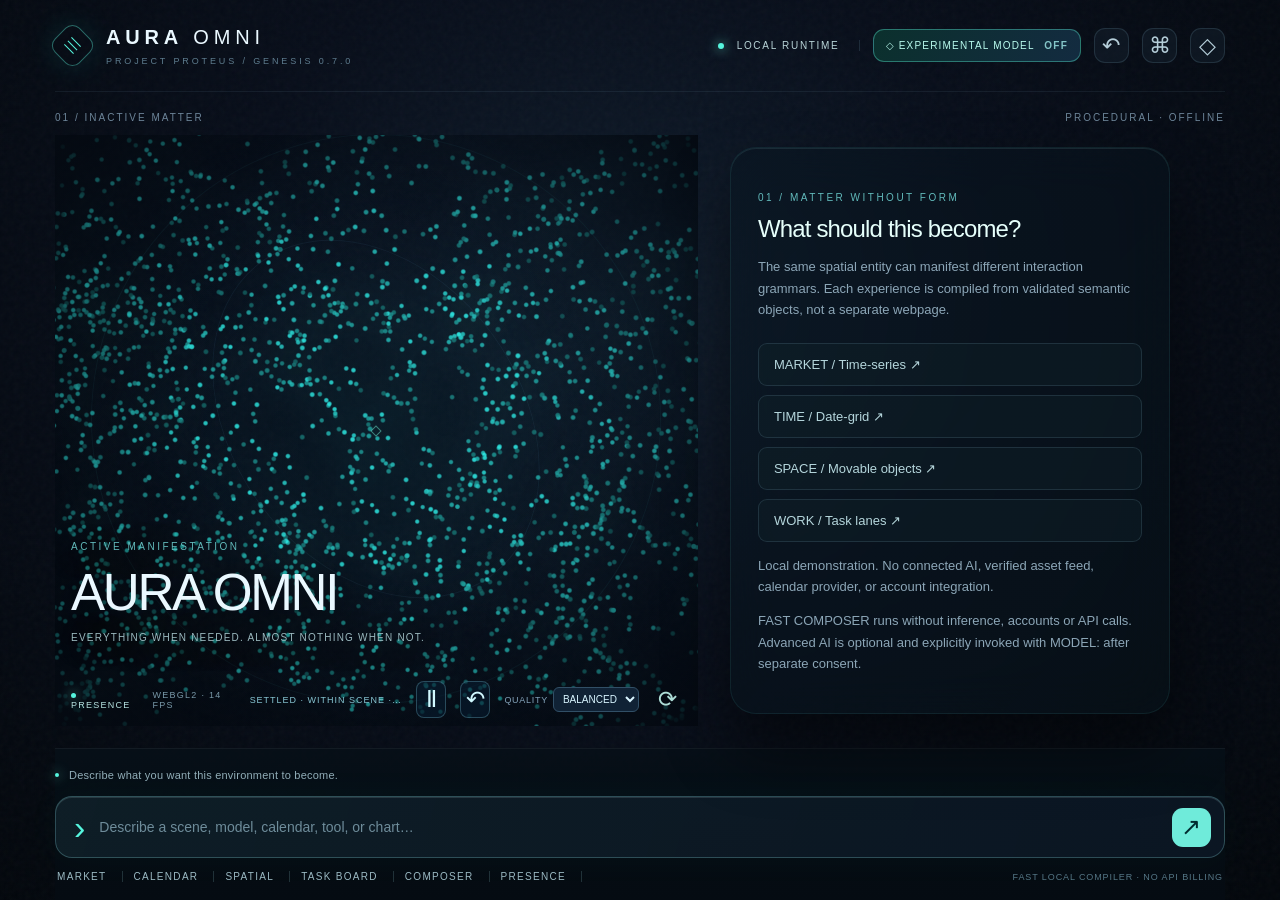
<file: proteus/genesis-07/index.html>
<!doctype html><html lang="en"><head><meta charset="utf-8"><meta name="viewport" content="width=device-width,initial-scale=1,viewport-fit=cover"><meta name="theme-color" content="#050911"><meta name="description" content="GENESIS 0.7.0 isolated semantic morphing runtime — Project PROTEUS"><title>AURA OMNI · GENESIS 0.7.0</title><style>:root{color-scheme:dark;--night:#050a12;--ink:#eaf8ff;--muted:#8396a9;--aqua:#56f5de;--ice:#94caff;--violet:#a98dff;--gold:#f0b36b;--line:rgba(163,224,248,.13);font-family:Inter,'Segoe UI',Arial,sans-serif}*{box-sizing:border-box}html,body{margin:0;min-height:100%;background:var(--night);color:var(--ink)}body{overflow-x:hidden;background:radial-gradient(ellipse at 48% 33%,#101d2c 0,#080e1a 42%,#03070c 98%)}button,input{font:inherit}button{cursor:pointer}button:focus-visible,input:focus-visible{outline:2px solid var(--aqua);outline-offset:3px}[hidden]{display:none!important}.visually-hidden{position:absolute;clip:rect(0,0,0,0);width:1px;height:1px;overflow:hidden}.surface-noise{position:fixed;inset:0;z-index:0;opacity:.12;pointer-events:none;background-image:url('data:image/svg+xml,%3Csvg viewBox=%220 0 180 180%22 xmlns=%22http://www.w3.org/2000/svg%22%3E%3Cfilter id=%22n%22%3E%3CfeTurbulence type=%22fractalNoise%22 baseFrequency=%220.92%22 numOctaves=%223%22 stitchTiles=%22stitch%22/%3E%3C/filter%3E%3Crect width=%22180%22 height=%22180%22 filter=%22url(%23n)%22 opacity=%22.27%22/%3E%3C/svg%3E')}.app{position:relative;z-index:1;max-width:1720px;min-height:100svh;margin:auto;padding:0 4.3vw;display:flex;flex-direction:column}.topbar{height:92px;display:flex;align-items:center;justify-content:space-between;border-bottom:1px solid rgba(169,224,248,.075)}.brand{display:flex;gap:16px;align-items:center}.brand b{display:block;font-size:20px;letter-spacing:.24em;font-weight:720}.brand-light{font-weight:250}.brand small{display:block;color:#5e7c8e;font-size:9px;letter-spacing:.32em;margin-top:7px}.brand-sigil{width:35px;height:35px;border:1px solid rgba(94,246,223,.4);display:grid;place-content:center;transform:rotate(45deg);border-radius:10px;box-shadow:0 0 30px #1ef1d21f}.brand-sigil span{width:13px;height:1px;background:var(--aqua);margin:2px;display:block}.topright{display:flex;align-items:center;gap:13px}.live{font-size:10px;letter-spacing:.17em;color:#b8d4d7;border-right:1px solid var(--line);padding-right:19px}.live i,.feedback-light,.pulse{width:6px;height:6px;display:inline-block;border-radius:100%;background:var(--aqua);box-shadow:0 0 12px #6fffe3}.live i{margin-right:8px}.icon-button{display:grid;place-items:center;background:#18253270;color:#b5ced9;border:1px solid var(--line);width:35px;height:35px;border-radius:11px;font-size:22px}.microline{display:flex;justify-content:space-between;padding-top:20px;font-size:10px;letter-spacing:.2em;color:#6d8599}.stage{flex:1;display:grid;grid-template-columns:minmax(0,1.13fr) minmax(380px,.87fr);gap:clamp(15px,2.5vw,48px);align-items:stretch;min-height:min(660px,66vh);padding-top:12px;padding-bottom:22px}.world{min-height:520px;position:relative;touch-action:none;user-select:none;overflow:hidden;isolation:isolate;background:radial-gradient(ellipse at 50% 52%,#08222c70 0,#06132222 51%,transparent 76%)}.world-vignette{position:absolute;inset:-10%;background:radial-gradient(ellipse at 50% 49%,transparent 30%,#03091088 67%,#050a12 84%);pointer-events:none;z-index:2}.world-orbit{position:absolute;border:1px solid rgba(84,207,219,.075);border-radius:50%;width:min(60vw,570px);height:min(60vw,570px);left:50%;top:48%;transform:translate(-50%,-50%) rotate(25deg);pointer-events:none}.world-orbit-two{width:min(42vw,390px);height:min(42vw,390px);border-color:#7fc4e711;transform:translate(-50%,-50%) rotate(-36deg) scaleX(.74)}#worldCanvas{position:absolute;inset:0;width:100%;height:100%;z-index:1;filter:drop-shadow(0 0 17px rgba(79,230,215,.38))}.focus-hair{position:absolute;inset:50% auto auto 50%;width:8px;height:8px;border:1px solid #78f6dd78;transform:translate(-50%,-50%) rotate(45deg);z-index:3;pointer-events:none}.stage-label{position:absolute;z-index:4;bottom:73px;left:16px;pointer-events:none;text-shadow:0 5px 30px #02080d}.stage-kicker,.section-eyebrow{font-size:10px;color:#62babb;letter-spacing:.25em}.stage-label h1{font-size:clamp(25px,4vw,56px);font-weight:360;letter-spacing:-.046em;margin:9px 0}.stage-label p{font-size:10px;color:#9bb9bf;letter-spacing:.12em;max-width:390px}.world-footer{position:absolute;z-index:4;bottom:8px;left:16px;right:16px;display:flex;align-items:center;justify-content:space-between;gap:14px;font-size:9px;letter-spacing:.14em;color:#7999a9}.world-footer>span:first-child{color:#b7e4e2}.pulse{margin-right:8px;width:5px;height:5px}.world-footer button{background:none;color:#afdfd9;font-size:23px;border:0;padding:5px}.experience{position:relative;z-index:5;align-self:center;width:100%;max-width:620px;min-height:400px;max-height:min(685px,72vh);overflow:auto;overscroll-behavior:contain;padding:27px 27px 25px;border:1px solid var(--line);border-radius:26px;background:linear-gradient(135deg,#111d2bd8,#08121ce8 58%,#07111ab3);box-shadow:0 35px 65px #0007, inset 0 1px #b5f7ff18;backdrop-filter:blur(22px);scrollbar-color:#37545a transparent}.experience.is-presence{max-width:440px;min-height:310px;background:linear-gradient(135deg,#07152075,#07151b66);border-color:#5ff4e715}.experience-heading{display:flex;gap:16px;align-items:flex-start;justify-content:space-between}.experience h2{font-weight:430;letter-spacing:-.035em;font-size:clamp(24px,2.5vw,37px);margin:12px 0 7px}.experience h3{font-size:12px;letter-spacing:.13em;color:#d2edee;font-weight:500;text-transform:uppercase}.description{font-size:13px;line-height:1.65;color:#8ca6b7}.pill{display:inline-flex;align-items:center;gap:7px;padding:7px 9px;border:1px solid var(--line);color:#91c6cc;font-size:9px;white-space:nowrap;letter-spacing:.12em;border-radius:7px}.info-rule{height:1px;background:linear-gradient(90deg,#8fc9d828,transparent);margin:18px 0}.presence-message{font-family:Georgia,serif;font-style:italic;font-size:clamp(19px,2.5vw,29px);font-weight:normal;line-height:1.38;color:#d6f7f1;max-width:360px;margin:26px 0}.presence-items{display:grid;gap:9px;margin-top:22px}.presence-items button{color:#b5d6dc;background:#12232b66;border:1px solid var(--line);padding:13px 15px;text-align:left;border-radius:9px;font-size:13px;display:flex;align-items:center;justify-content:space-between}.presence-items button span{color:var(--aqua)}.data-summary{display:grid;grid-template-columns:1fr 1fr;gap:12px;margin:18px 0}.metric{background:#071a2587;border:1px solid #8ecbdc14;border-radius:13px;padding:16px;min-width:0}.metric-label{color:#779bab;font-size:10px;letter-spacing:.13em}.metric-value{display:block;font-size:clamp(20px,2.15vw,31px);font-weight:380;letter-spacing:-.045em;margin-top:8px;white-space:nowrap}.metric-note{font-size:10px;color:#9dc6c7;margin-top:7px}.metric-accent{color:var(--aqua)}.button-group{display:flex;gap:7px;flex-wrap:wrap}.choice{border:1px solid #b4eaf224;background:#0c202c87;color:#9fbcc7;padding:9px 12px;border-radius:9px;font-size:11px}.choice[aria-pressed="true"],.choice.selected{border-color:#6ef2d77b;background:#1d4b4b80;color:#d8fff7}.data-chart{width:100%;height:auto;display:block;border:1px solid #ffffff10;border-radius:13px;background:#06131faa;touch-action:none}.chart-tooltip{padding:12px 0;font-size:12px;color:#a9dadd;min-height:40px}.legend{display:flex;align-items:center;justify-content:space-between;margin-bottom:12px;gap:12px}.legend small{font-size:10px;color:#6e95a6}.calendar-nav{display:flex;gap:8px;align-items:center;justify-content:space-between}.calendar-nav h2{font-size:26px;margin:5px 0}.calendar-controls{display:flex;gap:7px}.calendar-controls button,.mini-btn{border:1px solid var(--line);background:#1428346b;color:#bdeae5;border-radius:8px;padding:8px 11px}.day-headings,.calendar-grid{display:grid;grid-template-columns:repeat(7,minmax(0,1fr));gap:5px}.day-headings{margin:22px 0 8px}.day-headings span{font-size:10px;color:#83b4ba;text-align:center}.day{aspect-ratio:1;min-width:0;border-radius:9px;border:1px solid #7cbdcc14;background:#0719279e;color:#e2eaf0;font-size:12px;position:relative;display:grid;place-items:center}.day.today{border-color:#c8dba534}.day.selected{background:#24575ca8;border-color:#68e2d2}.day.has-event:after{content:"";position:absolute;width:4px;height:4px;border-radius:50%;background:#ffc983;bottom:4px;left:50%;transform:translateX(-50%)}.day-empty{border:0;background:transparent}.appointment{display:flex;justify-content:space-between;gap:8px;align-items:center;padding:10px 12px;border-radius:10px;background:#12212a9b;margin:6px 0}.appointment time{font-size:10px;color:var(--aqua);width:45px}.appointment span{flex:1;overflow-wrap:anywhere;font-size:12px}.appointment button{background:none;color:#e5a5a5;border:0;padding:3px 9px}.event-form{display:flex;gap:8px;margin:15px 0 4px;flex-wrap:wrap}.event-form input{background:#06141ed8;border:1px solid #76c9d42e;border-radius:8px;color:var(--ink);padding:11px;min-width:0}.event-form input[type=text]{flex:1 1 155px}.event-form input[type=time]{flex:0 1 110px;color-scheme:dark}.event-form button{background:#22544c;color:#d9fff8;border:1px solid #6bf3d354;padding:10px 12px;border-radius:9px}.model-display{height:160px;margin:8px 0 18px;border:1px solid #78c5db20;border-radius:15px;display:grid;place-items:center;background:radial-gradient(ellipse at center,#1b324053,transparent 70%);position:relative}.chamber{width:112px;height:106px;border:2px solid #88dae377;border-radius:31% 31% 19% 19%;position:relative;overflow:hidden;box-shadow:inset 0 0 30px #57bcaf1c,0 0 34px #55f4df1c}.liquid{position:absolute;left:10%;right:10%;bottom:0;height:60%;border-radius:30% 30% 15% 15%;background:linear-gradient(#c88c4966,#ab63366b);animation:liquidPulse 2.8s ease-in-out infinite}.liquid:before{content:"";position:absolute;inset:4px;border-radius:100%;border-top:2px solid #f1bc8b91}.no-motion .liquid{animation:none}@keyframes liquidPulse{50%{height:68%}}.model-display span{position:absolute;top:13px;left:13px;font-size:9px;color:#94b4c2;letter-spacing:.17em}.knob-row{display:grid;grid-template-columns:70px 1fr 65px;align-items:center;gap:8px;padding:12px 0;border-bottom:1px solid #b9e1ed15}.knob-row label{font-size:11px;color:#a9c7c8}.knob-row output{text-align:right;font-size:12px;color:#d6eee9}.knob-row input{width:100%;accent-color:#58e8cf}.simulation-note{font-size:11px;color:#7d9aaa;line-height:1.65;margin-top:15px}.dock{position:relative;border-top:1px solid #acd0db15;padding:12px 0 18px;background:linear-gradient(#071018e0,#050b12)}.feedback{display:flex;gap:10px;align-items:center;min-height:28px;color:#92aeb9;font-size:11px;letter-spacing:.02em;margin-bottom:7px}.feedback-light{flex:none;width:4px;height:4px}.command-form{height:62px;display:flex;gap:12px;align-items:center;padding:0 13px 0 18px;border:1px solid #82d5d748;border-radius:17px;background:linear-gradient(105deg,#172f397f,#0e1b2ba9);box-shadow:0 0 40px #00f5ce08,inset 0 1px #d7f7fa22}.prompt-symbol{font-size:34px;color:var(--aqua);font-weight:200}.command-form input{flex:1;width:100%;min-width:0;border:0;outline:none;background:transparent;font-size:14px;color:#edfaff}.command-form input::placeholder{color:#6e8c9a}.command-form button{border:0;border-radius:11px;background:#6febda;color:#002b30;font-size:24px;width:39px;height:39px}.quick-actions{display:flex;gap:11px;align-items:center;padding:13px 2px 0;flex-wrap:wrap}.quick-actions button{background:none;color:#9bbac3;font-size:10px;letter-spacing:.13em;border:0;border-right:1px solid #8dc8ce34;padding:0 15px 0 0}.runtime-status{font-size:9px;letter-spacing:.1em;color:#557786;margin-left:auto}.history-drawer{position:fixed;z-index:30;top:93px;right:4vw;width:min(370px,88vw);border:1px solid #79d5da48;border-radius:18px;background:#081823ed;box-shadow:0 20px 80px #000a;padding:22px;backdrop-filter:blur(20px)}.panel-heading{display:flex;justify-content:space-between;align-items:center;letter-spacing:.12em;font-size:11px}.panel-heading button{background:none;border:0;color:#a3d9d7;font-size:24px}.history-drawer #historyList{display:grid;gap:8px;margin-top:17px}.history-drawer #historyList button{padding:11px;border:1px solid var(--line);border-radius:8px;color:#bddbdc;text-align:left;background:#102531b5}.history-drawer p{font-size:11px;color:#758e9d;line-height:1.6}.fade-in{animation:enterPanel .38s ease both}@keyframes enterPanel{from{opacity:.30;transform:translateY(10px)}to{opacity:1;transform:none}}
@media(max-width:970px){.app{padding:0 3.5vw}.stage{grid-template-columns:1fr;gap:0;padding-top:2px}.world{min-height:360px;height:42vh}.world-orbit{width:380px;height:380px}.world-orbit-two{width:290px;height:290px}.stage-label{bottom:55px}.experience{max-width:100%;max-height:none;min-height:280px;margin:0 0 18px;padding:23px}.experience.is-presence{max-width:100%}.topbar{height:74px}.microline{padding-top:13px}}
@media(max-width:480px){.app{padding:0 16px}.topbar{height:67px}.brand b{font-size:14px}.brand small{font-size:7px;letter-spacing:.19em}.brand-sigil{width:27px;height:27px}.live{display:none}.microline{font-size:8px}.world{height:33vh;min-height:245px}.world-orbit{width:290px;height:290px}.world-orbit-two{width:220px;height:220px}.stage-label{left:4px;bottom:44px}.stage-label h1{font-size:27px}.stage-label p{font-size:8px;line-height:1.5;margin-bottom:0}.world-footer{left:5px;right:5px;bottom:4px;font-size:8px}.experience{border-radius:17px;padding:18px 17px;margin-bottom:8px}.experience h2{font-size:24px}.data-summary{gap:7px}.metric{padding:12px}.metric-value{font-size:22px}.day-headings,.calendar-grid{gap:3px}.day{border-radius:7px;font-size:11px}.dock{padding:9px 0 12px}.command-form{height:54px;border-radius:12px}.command-form input{font-size:12px}.feedback{font-size:10px}.quick-actions{gap:8px}.quick-actions button{font-size:9px;padding-right:8px}.runtime-status{width:100%;margin-top:3px}}
@media(prefers-reduced-motion:reduce){*,*:before,*:after{animation-duration:.01ms!important;transition-duration:.01ms!important}}
/* GENESIS 0.4 composable presentation families */
.experience-block{margin:18px 0 26px;padding:20px 0;border-top:1px solid rgba(131,198,209,.13);min-width:0}.block-heading{display:flex;align-items:baseline;justify-content:space-between;flex-wrap:wrap;gap:8px;margin-bottom:16px}.block-type{font-size:10px;letter-spacing:.18em;color:#67dccb}.block-title{font-size:19px;letter-spacing:.02em;color:#e3f9f8;font-weight:500}.chart-top{display:flex;justify-content:space-between;flex-wrap:wrap;gap:10px}.spectral-chart{width:100%;display:block;aspect-ratio:720/320;touch-action:pan-y;overflow:visible}.chart-stat{display:flex;gap:8px;align-items:baseline;flex-wrap:wrap;margin:14px 0}.chart-stat span{color:#96b5be;font-size:11px;letter-spacing:.14em}.chart-stat strong{font-size:24px;color:#d8fff9}.chart-stat small{color:#80d9ce}.chart-hint{font-size:12px;color:#b3cbd0;padding:8px 0}.experience-tail{display:flex;flex-wrap:wrap;gap:12px;margin:24px 0}.calendar-toolbar{display:flex;align-items:center;justify-content:space-between;margin:16px 0;color:#effffc}.calendar-toolbar strong{font-size:21px;font-weight:500}.appointment-editor{margin-top:20px}.appointment-editor h3{font-size:15px}.assembly-layout{display:grid;grid-template-columns:minmax(0,1.5fr) minmax(180px,1fr);gap:18px;align-items:center}.assembly-plan{display:block;min-width:0;width:100%;max-height:330px;touch-action:none;background:radial-gradient(ellipse,rgba(71,183,180,.11),transparent 75%);border:1px solid rgba(139,219,218,.14);border-radius:18px}.assembly-selected circle:first-child{stroke-width:4}.assembly-details{padding:12px 0}.assembly-details h3{font-size:21px;color:#dcfff9;margin:8px 0}.assembly-buttons{display:flex;flex-wrap:wrap;gap:7px;margin:14px 0}.assembly-buttons button{min-width:37px}.task-board{display:grid;grid-template-columns:repeat(auto-fit,minmax(135px,1fr));gap:12px;align-items:start;min-height:160px}.task-lane{min-height:130px;border:1px solid rgba(121,190,207,.17);background:rgba(24,45,59,.48);border-radius:16px;padding:12px}.task-lane-head{display:flex;align-items:center;justify-content:space-between;gap:8px;margin-bottom:14px}.task-lane-head h3{font-size:12px;font-weight:600;color:#c6eced}.task-card{padding:11px;margin:9px 0;border:1px solid rgba(110,202,204,.22);border-radius:10px;background:rgba(62,102,111,.24);color:#e1f8f5;font-size:13px;cursor:grab}.task-actions{display:flex;gap:5px;justify-content:space-between;margin-top:10px}.task-actions select,.task-add select{max-width:100%;color:#c3e7e9;background:#17313f;border:1px solid #406574;padding:6px;border-radius:8px}.task-actions select{width:75%;font-size:11px}.task-add{display:flex;gap:8px;align-items:center;flex-wrap:wrap;margin-top:15px}.task-add input,.task-add select{flex:1 1 110px;min-width:0}.composer-modal{position:fixed;inset:12px;z-index:50;max-width:min(850px,calc(100vw - 24px));max-height:calc(100dvh - 24px);width:100%;margin:auto;background:rgba(7,19,30,.98);border:1px solid rgba(85,213,209,.5);border-radius:23px;color:#e5fbfa;box-shadow:0 40px 120px rgba(0,0,0,.8);padding:26px;overflow:auto}.composer-modal::backdrop{background:rgba(2,7,12,.80);backdrop-filter:blur(8px)}.composer-modal h2{font-size:21px;margin-bottom:9px}.composer-top,.composer-actions{display:flex;flex-wrap:wrap;gap:9px;margin:14px 0}.composer-input{display:block;width:100%;min-height:290px;border:1px solid rgba(103,193,190,.33);border-radius:14px;background:rgba(8,24,35,.94);color:#baffef;font:12px/1.5 ui-monospace,monospace;padding:16px;resize:vertical;white-space:pre;tab-size:2}.composer-status{font-size:12px;color:#c0ebde}.compile-button{background:linear-gradient(125deg,#59edd6,#c0f7ef);color:#06252c;border:0;border-radius:10px;padding:12px 18px;font-weight:700}.presence-intro{padding-top:12px}.presence-intro h2{font-size:24px;color:#e6fffb;margin:10px 0}.calendar-grid .day{min-height:36px}.task-add input,.event-form input{color:#eefcfb!important}
@media (max-width:760px){.assembly-layout{grid-template-columns:1fr}.assembly-plan{max-height:230px}.task-board{grid-template-columns:repeat(auto-fit,minmax(110px,1fr))}.task-card{font-size:12px;padding:8px}.task-actions{flex-wrap:wrap}.task-actions select{width:100%}.composer-modal{padding:15px}.spectral-chart{aspect-ratio:720/380}.experience-block{padding-top:12px;margin-top:12px}.chart-stat strong{font-size:20px}.task-add input{min-width:140px}.composer-input{min-height:200px}}

/* GENESIS 0.5: functional cinematic controls, responsive without interfering with stage gestures. */
#directorStatus{font-size:9px;letter-spacing:.11em;color:#88c6d3;max-width:210px;overflow:hidden;white-space:nowrap;text-overflow:ellipsis}
.world-footer .cinematic-control{border:1px solid rgba(128,211,234,.28);background:rgba(9,30,50,.55);color:#d1f9ff;border-radius:8px;min-width:30px;min-height:30px;padding:4px;cursor:pointer}
.quality-label{display:flex;align-items:center;gap:5px;color:#85a4bb;font-size:9px;letter-spacing:.08em}
#graphicsQuality{background:#102235;color:#d8f5ff;border:1px solid #314f66;border-radius:6px;font-size:10px;padding:5px;max-width:91px}
@media(max-width:600px){.world-footer{flex-wrap:wrap;gap:5px!important;padding-bottom:8px!important}#directorStatus{max-width:130px;font-size:8px}.quality-label{font-size:8px}#graphicsQuality{max-width:85px}}
@media(prefers-reduced-motion:reduce){.world-orbit{animation:none!important}}
/* GENESIS 0.5 mobile director layout: no labels may collide with controls. */
@media(max-width:760px){
 .stage-label{bottom:130px;left:12px;right:12px}
 .stage-label h1{font-size:clamp(24px,7vw,36px);margin:6px 0}
 .stage-label p{line-height:1.35;max-width:95%;white-space:normal}
 .world-footer{display:grid;grid-template-columns:minmax(0,1fr) 38px 38px 98px 34px;grid-template-rows:32px 22px;gap:3px;bottom:7px;left:12px;right:12px;align-items:center;font-size:8px;letter-spacing:.04em}
 .world-footer>span:first-child{grid-column:1/2;grid-row:1;overflow:hidden;white-space:nowrap}
 #renderStatus{grid-column:1/2;grid-row:2;font-size:8px}
 #directorStatus{grid-column:2/6;grid-row:2;text-align:right;overflow:hidden;text-overflow:ellipsis;white-space:nowrap;font-size:8px}
 #pauseMotion{grid-column:2;grid-row:1}#reverseMotion{grid-column:3;grid-row:1}
 .quality-label{grid-column:4;grid-row:1;font-size:0}
 .quality-label select{max-width:93px;min-width:90px;font-size:9px;padding:6px 4px}
 #resetCamera{grid-column:5;grid-row:1}
 .world-footer .cinematic-control{width:32px;height:32px;padding:2px;min-width:0;font-size:16px}
 .world-footer>button{margin:0}
}
@media(max-width:370px){.world-footer{grid-template-columns:minmax(0,1fr) 30px 30px 82px 26px;gap:2px}.quality-label select{min-width:77px;max-width:80px;font-size:8px}}

/* GENESIS 0.6 opt-in cognition. No fullscreen overlay until explicitly opened. */
.ai-launch{background:linear-gradient(115deg,#0b302d,#132b40);border:1px solid #57ebd064;border-radius:11px;color:#b8faed;padding:10px 12px;font-size:10px;white-space:nowrap;letter-spacing:.12em}
.ai-launch span{color:#84c5c8;font-weight:650;margin-left:6px}
.ai-panel{max-width:610px!important}
.ai-grid{display:grid;grid-template-columns:1fr 1fr;gap:9px;margin:15px 0}
.ai-feature{border:1px solid rgba(106,197,190,.2);border-radius:12px;background:#11273489;padding:12px;min-height:65px}
.ai-feature strong{font-size:10px;letter-spacing:.10em;color:#9ce2dd;display:block;margin-bottom:6px}
.ai-feature span{font-size:13px;color:#e8f9fd;overflow-wrap:anywhere}
.ai-callout{font-size:12px;line-height:1.65;color:#b9d2dc;background:#132638d9;border-left:2px solid #60dfd2;padding:12px 15px;border-radius:4px 10px 10px 4px}
.ai-consent{display:flex;gap:12px;align-items:start;margin:15px 0;color:#d4eef0;font-size:12px;line-height:1.5}
.ai-consent input{accent-color:#59e6d3;flex:0 0 20px;width:20px;height:20px;margin:1px 0 0}
.ai-meter{height:7px;overflow:hidden;background:#172d41;border-radius:20px;margin:14px 0}
.ai-meter-fill{display:block;height:100%;width:0%;background:linear-gradient(90deg,#4ce3ca,#96bfff);transition:width .15s linear}
.ai-log{font-size:12px;color:#9cb9c4;line-height:1.6;overflow-wrap:anywhere;min-height:45px}
.ai-actions{display:flex;gap:8px;flex-wrap:wrap;margin-top:16px}
.ai-actions button{padding:11px 13px;font-size:11px;border-radius:9px;border:1px solid #377e7b;background:#14373d;color:#d4f5f0}
.ai-actions button:disabled{cursor:not-allowed;opacity:.38}
.ai-actions button.ai-primary{color:#06252c;background:linear-gradient(130deg,#77f9dc,#bbecff);border:0;font-weight:700}
.ai-stated{font-size:11px;color:#8cb1bc;margin-top:15px}
@media(max-width:650px){.ai-launch{font-size:9px;padding:8px 9px}.ai-launch span{display:none}.topright{gap:6px}.ai-grid{grid-template-columns:1fr 1fr}.ai-feature{padding:9px}.ai-feature span{font-size:11px}}
@media(max-width:370px){.ai-grid{grid-template-columns:1fr}.ai-launch{letter-spacing:0}.topright .icon-button{width:31px;height:31px}}

/* Dual-backend model selector: explicit choice without expanding the resting UI */
.ai-backend-label{display:block;margin:12px 0;color:#94c5c6;font-size:.72rem;letter-spacing:.09em;font-weight:700}.ai-backend-select{display:block;width:100%;margin:7px 0 0;padding:13px 14px;border-radius:12px;border:1px solid rgba(112,220,213,.35);background:#0c1d2b;color:#f0ffff;font-size:.9rem}.ai-model-choice{font-size:.82rem;color:#adc7d1;line-height:1.6;margin:8px 0 14px;overflow-wrap:anywhere}

/* GENESIS 0.6.3: accessible inference status and cancellation near the command dock */
.ai-inference-progress{display:flex;align-items:center;gap:10px;justify-content:space-between;border:1px solid #498b89;background:#0b252e;border-radius:10px;padding:9px 12px;margin:7px 0;color:#b2f0e9;font-size:12px;line-height:1.35}
.ai-inference-progress[hidden]{display:none!important}
.ai-inference-progress .ai-progress-text{flex:1;min-width:0}
.ai-inference-progress .ai-cancel{flex:0 0 auto;background:#18323d;border:1px solid #5eb0b1;color:#defef9;border-radius:8px;padding:9px 12px;font-size:11px;cursor:pointer}
.ai-inference-progress .ai-cancel:disabled{opacity:.5}
@media(max-width:420px){.ai-inference-progress{font-size:11px;padding:8px}.ai-inference-progress .ai-cancel{padding:7px 9px;font-size:10px}}

/* GENESIS 0.7 numerical interface */
.numeric-outcomes{display:grid;grid-template-columns:repeat(auto-fit,minmax(155px,1fr));gap:12px;margin:16px 0}
.numeric-parameters{display:grid;grid-template-columns:repeat(auto-fit,minmax(145px,1fr));gap:12px;margin:15px 0}
.numeric-control{display:flex;flex-direction:column;gap:9px;padding:12px;border:1px solid rgba(115,214,225,.22);background:#0c253093;border-radius:12px}.numeric-label{font-size:11px;color:#9bcacb}.numeric-control input{min-width:0;width:100%;background:#0a1a25;color:#e9fff9;border:1px solid #a2eee039;border-radius:9px;padding:12px;font-size:16px}
</style></head><body>
<div class="surface-noise" aria-hidden="true"></div>
<div id="app" class="app" data-scene="presence">
 <header class="topbar"><div class="brand"><span class="brand-sigil" aria-hidden="true"><span></span><span></span><span></span></span><div><b>AURA<span class="brand-light"> OMNI</span></b><small>PROJECT PROTEUS / GENESIS 0.7.0</small></div></div><div class="topright"><span class="live"><i></i> LOCAL RUNTIME</span><button id="localAIButton" class="ai-launch" type="button" aria-label="Local AI setup" title="Check hardware and opt in to local inference">◇ EXPERIMENTAL MODEL <span id="aiTopStatus">OFF</span></button><button id="historyBtn" class="icon-button" aria-label="Scene history" title="History">↶</button><button id="composerBtn" class="icon-button" aria-label="Experience Composer" title="Compile JSON experience">⌘</button><button id="saveBtn" class="icon-button" aria-label="Save session locally" title="Save to this browser">◇</button></div></header>
 <div class="microline"><span id="eyebrow">01 / INACTIVE MATTER</span><span id="source">PROCEDURAL · OFFLINE</span></div>
 <main class="stage">
  <div class="world" id="world" aria-label="Interactive spatial representation. Drag to rotate, scroll or pinch to zoom.">
   <div class="world-vignette"></div><div class="world-orbit world-orbit-one"></div><div class="world-orbit world-orbit-two"></div>
   <canvas id="worldCanvas" aria-label="Continuously morphing procedural geometry"></canvas>
   <div class="focus-hair" aria-hidden="true"></div>
   <div class="stage-label"><span class="stage-kicker">ACTIVE MANIFESTATION</span><h1 id="sceneTitle">AURA OMNI</h1><p id="sceneSubtitle">EVERYTHING WHEN NEEDED. ALMOST NOTHING WHEN NOT.</p></div>
   <div class="world-footer"><span><i class="pulse" aria-hidden="true"></i> <span id="sceneRole">PRESENCE</span></span><span id="renderStatus">RENDERER INITIALIZING</span><span id="directorStatus" aria-live="off">DIRECTOR / IDLE</span><button id="pauseMotion" class="cinematic-control" title="Pause or resume cinematic transition" aria-label="Pause or resume transition">Ⅱ</button><button id="reverseMotion" class="cinematic-control" title="Reverse to prior experience" aria-label="Reverse transition">↶</button><label class="quality-label" for="graphicsQuality">QUALITY<select id="graphicsQuality" aria-label="Graphics quality"><option value="eco">ECO</option><option value="balanced" selected>BALANCED</option><option value="detailed">DETAIL</option></select></label><button id="resetCamera" title="Reset rotation and zoom" aria-label="Reset camera">⟳</button></div>
  </div>
  <section id="experience" class="experience" aria-label="Active contextual experience"></section>
 </main>
 <div id="historyDrawer" class="history-drawer" hidden><div class="panel-heading"><strong>SCENE CONTINUITY</strong><button id="closeHistory" aria-label="Close history">×</button></div><div id="historyList"></div><p>History preserves your financial chart span and local calendar events.</p></div>
 <footer class="dock"><div id="feedback" class="feedback" role="status" aria-live="polite"><span class="feedback-light"></span><span id="feedbackText">Describe what you want this environment to become.</span></div><form id="commandForm" class="command-form"><span class="prompt-symbol">›</span><label for="command" class="visually-hidden">Natural language command</label><input id="command" maxlength="280" autocomplete="off" placeholder="Describe a scene, model, calendar, tool, or chart…" aria-label="Command AURA OMNI"><button id="send" type="submit" aria-label="Execute command">↗</button></form><div class="quick-actions" aria-label="Quick commands"><button data-command="Show Bitcoin">MARKET</button><button data-command="Show my calendar">CALENDAR</button><button data-command="Show espresso extraction">SPATIAL</button><button data-command="Show tasks">TASK BOARD</button><button data-command="Open composer">COMPOSER</button><button data-command="Return to yourself">PRESENCE</button><span class="runtime-status">FAST LOCAL COMPILER · NO API BILLING</span></div></footer>
</div><script type="module">
// == model ==
const palette = { aqua: [.18, .95, .91], ice: [.47, .78, 1], violet: [.67, .45, 1], gold: [1, .69, .28] };
const object = (id, kind, meaning, color, count, additional = {}) => ({ id, kind, meaning, provenance: 'ILLUSTRATIVE', color: [color[0], color[1], color[2]], count, ...additional });
function syntheticPrices() {
    const start = Date.UTC(2026, 10, 17, 0, 0);
    return Array.from({ length: 97 }, (_, i) => ({ time: new Date(start + i * 15 * 60000).toISOString(), BTC: 64200 + 1400 * Math.sin(i / 10) + i * 18 + 380 * Math.sin(i * .77), ETH: 3200 + 100 * Math.sin(i / 12 + .8) + i * 2 + 35 * Math.cos(i * .62) }));
}
function ymd(year, month, day) { return `${year}-${String(month + 1).padStart(2, '0')}-${String(day).padStart(2, '0')}`; }
function validYmd(value) { return /^\d{4}-(0[1-9]|1[0-2])-(0[1-9]|[12]\d|3[01])$/.test(value) && !Number.isNaN(Date.parse(`${value}T12:00:00Z`)) && new Date(`${value}T12:00:00Z`).toISOString().slice(0, 10) === value; }
function monthCells(year, month) {
    if (!Number.isInteger(year) || year < 1970 || year > 2100 || !Number.isInteger(month) || month < 0 || month > 11)
        throw Error('Date range invalid');
    const offset = (new Date(year, month, 1).getDay() + 6) % 7;
    const len = new Date(year, month + 1, 0).getDate();
    return Array.from({ length: Math.ceil((offset + len) / 7) * 7 }, (_, i) => { const day = i - offset + 1; return day >= 1 && day <= len ? ymd(year, month, day) : null; });
}
function defaultState(now = new Date()) {
    return {
        finance: { hours: 24, series: 'BTC', hoveredIndex: null },
        calendar: { year: now.getFullYear(), month: now.getMonth(), selected: ymd(now.getFullYear(), now.getMonth(), now.getDate()), events: [] },
        flow: { pressure: 9, resistance: 4, duration: 25 }
    };
}
function createScene(chapter, state) {
    if (chapter === 'presence')
        return { id: chapter, title: 'AURA OMNI', subtitle: 'EVERYTHING WHEN NEEDED. ALMOST NOTHING WHEN NOT.', annotation: '01 / INACTIVE MATTER', role: 'PRESENCE', objects: [object('identity:proteus', 'membrane', 'Persistent non-sentient AURA identity', palette.aqua, 2200)], permissions: [], source: 'PROCEDURAL' };
    if (chapter === 'finance') {
        const full = syntheticPrices();
        const filtered = full.filter((_, i) => i >= full.length - 1 - state.finance.hours * 4);
        const prices = filtered.map(d => d[state.finance.series]);
        return { id: chapter, title: 'MARKET FORM', subtitle: `${state.finance.series} / ${state.finance.hours}-HOUR PRICE STRUCTURE`, annotation: '02 / MARKET · SYNTHETIC DATA', role: 'ANALYST', objects: [
                object('identity:proteus', 'membrane', 'Same AURA identity, orbiting the representation', palette.aqua, 370, { position: [-1.25, .81, -.38], size: [.24, .24, .24] }),
                object('asset:' + state.finance.series, 'ribbon', 'Synthetic timestamped asset price curve', palette.ice, 1200, { values: prices, position: [.12, .03, 0], size: [2.8, 1.25, 1] }),
                object('asset:time-axis', 'line', 'Temporal axis of the price series', palette.violet, 210, { position: [.05, -.7, -.1], size: [2.9, 0, 0] }),
                object('asset:volatility', 'spray', 'Abstract volatility envelope, not literal price data', palette.aqua, 420, { position: [.0, .05, -.6], size: [3, 1.4, .25] })
            ], permissions: [], source: 'SYNTHETIC' };
    }
    if (chapter === 'calendar') {
        const cells = monthCells(state.calendar.year, state.calendar.month);
        const selectedIndex = Math.max(0, cells.indexOf(state.calendar.selected));
        const col = selectedIndex % 7, row = Math.floor(selectedIndex / 7);
        const ringX = .1 + (col + .5 - 3.5) * 2.9 / 7, ringY = .03 + (Math.ceil(cells.length / 7) / 2 - row - .5) * 1.8 / Math.ceil(cells.length / 7);
        return { id: chapter, title: 'TEMPORAL FORM', subtitle: new Date(state.calendar.year, state.calendar.month, 1).toLocaleDateString('en', { month: 'long', year: 'numeric' }).toUpperCase(), annotation: '03 / TIME · PRIVATE TO THIS BROWSER', role: 'TIMEKEEPER', objects: [
                object('identity:proteus', 'membrane', 'Persistent AURA identity at the calendar anchor', palette.aqua, 350, { position: [-1.12, .85, -.3], size: [.25, .25, .25] }),
                object('calendar:month', 'grid', 'Calendar cells representing actual local dates', palette.ice, 1100, { rows: Math.ceil(cells.length / 7), cols: 7, position: [.1, .03, 0], size: [2.9, 1.8, 1] }),
                object('calendar:day:' + state.calendar.selected, 'ring', 'Current selected day in local calendar', palette.gold, 320, { position: [ringX, ringY, .07], size: [.18, .18, .18] }),
                ...state.calendar.events.filter(e => cells.includes(e.day)).slice(0, 12).map((e, i) => { const k = cells.indexOf(e.day), c = k % 7, r = Math.floor(k / 7), rows = Math.ceil(cells.length / 7); return object('event:' + e.id, 'sphere', 'Local appointment ' + e.title, palette.violet, 55, { position: [.1 + (c + .5 - 3.5) * 2.9 / 7, .03 + (rows / 2 - r - .5) * 1.8 / rows, .14], size: [.024, .024, .024] }); })
            ], permissions: [], source: 'LOCAL' };
    }
    return { id: chapter, title: 'FLUID FORM', subtitle: 'ESPRESSO / EDUCATIONAL FLOW PROXY', annotation: '04 / MECHANICS · SIMPLIFIED MODEL', role: 'EXPLAINER', objects: [
            object('identity:proteus', 'membrane', 'Persistent AURA identity as guide to the model', palette.aqua, 340, { position: [-1.2, .82, -.25], size: [.25, .25, .25] }),
            object('espresso:chamber', 'cylinder', 'Transparent espresso machine chamber', palette.ice, 660, { position: [0, .25, 0], size: [.9, 1.3, .9] }),
            object('espresso:water', 'helix', 'Water path as animated schematic', palette.aqua, 540, { position: [0, .0, 0], size: [.5, 1.7, .5], turns: 5 }),
            object('espresso:flow', 'spray', 'Illustrative extracted liquid particle flow', palette.gold, 380, { position: [0, -.82, 0], size: [.33, .55, .32] })
        ], permissions: [], source: 'ILLUSTRATIVE' };
}
function flowMetrics(flow) {
    // Educational proxy, NOT a physical extraction solver.
    const rate = flow.pressure / (flow.resistance + 1) * .8;
    return { flowRate: rate, yield: rate * flow.duration, ratio: rate * flow.duration / 18 };
}
function filteredPrices(state) { const arr = syntheticPrices(); return arr.slice(-(state.hours * 4 + 1)); }


// == runtime ==
class ProteusRuntime {
    identity = 'identity:proteus';
    state;
    active = 'presence';
    scene;
    transition = null;
    timeline = ['presence'];
    index = 0;
    constructor(now = new Date()) { this.state = defaultState(now); this.scene = createScene('presence', this.state); }
    get history() { return [...this.timeline]; }
    get canBack() { return this.index > 0; }
    get transitionProgress() { return !this.transition ? 1 : Math.min(1, Math.max(0, (performance.now() - this.transition.startedAt) / this.transition.duration)); }
    enter(next, at = performance.now()) {
        const origin = this.scene;
        const nextScene = createScene(next, this.state);
        this.active = next;
        this.scene = nextScene;
        this.timeline = this.timeline.slice(0, this.index + 1);
        this.timeline.push(next);
        this.index++;
        this.transition = { from: origin.id, to: next, fromScene: origin, toScene: nextScene, startedAt: at, duration: 1450 };
    }
    refresh() { this.scene = createScene(this.active, this.state); }
    back(at = performance.now()) { if (!this.canBack)
        return false; const from = this.scene; this.index--; this.active = this.timeline[this.index]; this.scene = createScene(this.active, this.state); this.transition = { from: from.id, to: this.active, fromScene: from, toScene: this.scene, startedAt: at, duration: 1250 }; return true; }
    setSpan(hours) { if (![6, 12, 24].includes(hours))
        throw Error('Span unsupported'); this.state.finance.hours = hours; if (this.active === 'finance')
        this.refresh(); }
    setSeries(series) { if (!['BTC', 'ETH'].includes(series))
        throw Error('Unknown series'); this.state.finance.series = series; if (this.active === 'finance')
        this.refresh(); }
    changeMonth(offset) { if (!Number.isInteger(offset) || Math.abs(offset) > 24)
        throw Error('Invalid month offset'); const s = this.state.calendar; const next = new Date(s.year, s.month + offset, 1); if (next.getFullYear() < 1970 || next.getFullYear() > 2100)
        throw Error('Date out of range'); s.year = next.getFullYear(); s.month = next.getMonth(); s.selected = ymd(s.year, s.month, 1); if (this.active === 'calendar')
        this.refresh(); return monthCells(s.year, s.month); }
    selectDay(day) { if (!validYmd(day) || day.slice(0, 7) !== ymd(this.state.calendar.year, this.state.calendar.month, 1).slice(0, 7))
        throw Error('Day is not in active month'); this.state.calendar.selected = day; if (this.active === 'calendar')
        this.refresh(); }
    addEvent(day, title, time) { if (!validYmd(day))
        throw Error('Invalid day'); const t = title.trim(); if (!t || t.length > 90 || /[<>]/.test(t))
        throw Error('Invalid title'); if (!/^([01]\d|2[0-3]):[0-5]\d$/.test(time))
        throw Error('Invalid event time'); if (this.state.calendar.events.length >= 200)
        throw Error('Local event quota reached'); const event = { id: 'e-' + (typeof crypto !== 'undefined' && typeof crypto.randomUUID === 'function' ? crypto.randomUUID() : `${Date.now().toString(36)}-${Math.random().toString(36).slice(2)}`), day, title: t, time, createdAt: new Date().toISOString() }; this.state.calendar.events.push(event); return event; }
    deleteEvent(id) { const length = this.state.calendar.events.length; this.state.calendar.events = this.state.calendar.events.filter(e => e.id !== id); return length !== this.state.calendar.events.length; }
    setFlow(key, value) { const ranges = { pressure: [1, 15], resistance: [1, 10], duration: [5, 60] }; if (!Number.isFinite(value) || value < ranges[key][0] || value > ranges[key][1])
        throw Error('Invalid flow parameter'); this.state.flow[key] = value; }
    save() { try {
        localStorage.setItem('proteus:genesis03:v1', JSON.stringify({ version: 1, state: this.state, active: this.active }));
        return true;
    }
    catch {
        return false;
    } }
    load() { try {
        const value = localStorage.getItem('proteus:genesis03:v1');
        if (!value)
            return false;
        const o = JSON.parse(value);
        if (o.version !== 1 || !['presence', 'finance', 'calendar', 'flow'].includes(o.active) || !o.state || !Array.isArray(o.state.calendar?.events) || o.state.calendar.events.length > 200 || !o.state.calendar.events.every((e) => validYmd(e.day) && typeof e.title === 'string' && e.title.length <= 90 && /^[0-2]\d:[0-5]\d$/.test(e.time)) || ![6, 12, 24].includes(o.state.finance?.hours) || !['BTC', 'ETH'].includes(o.state.finance?.series))
            return false;
        const s = o.state;
        if (!Number.isInteger(s.calendar.year) || s.calendar.year < 1970 || s.calendar.year > 2100 || !Number.isInteger(s.calendar.month) || s.calendar.month < 0 || s.calendar.month > 11 || !validYmd(s.calendar.selected) || s.calendar.selected.slice(0, 7) !== ymd(s.calendar.year, s.calendar.month, 1).slice(0, 7) || !s.flow || !Number.isFinite(s.flow.pressure) || s.flow.pressure < 1 || s.flow.pressure > 15 || !Number.isFinite(s.flow.resistance) || s.flow.resistance < 1 || s.flow.resistance > 10 || !Number.isFinite(s.flow.duration) || s.flow.duration < 5 || s.flow.duration > 60)
            return false;
        this.state = s;
        this.active = o.active;
        this.scene = createScene(this.active, this.state);
        this.timeline = ['presence', this.active];
        this.index = 1;
        return true;
    }
    catch {
        return false;
    } }
    get diagnostics() { return { identity: this.identity, scene: this.active, history: this.history, transition: this.transition?.to || null, objects: this.scene.objects.map(o => ({ id: o.id, kind: o.kind, meaning: o.meaning })), state: structuredClone(this.state) }; }
}
/** Explicit limited grammar; this is NOT AI or a general-purpose language understanding model. */
function interpret(command, active) {
    const q = command.trim().toLowerCase();
    if (!q)
        return { type: 'message', message: 'Describe a scene to manifest.' };
    if (/^(back|go back|previous scene|undo)$/i.test(q))
        return { type: 'back' };
    if (/^(save|save experience|save this|save state)$/i.test(q))
        return { type: 'save' };
    if (/^(restore|load|restore session|load saved)$/i.test(q))
        return { type: 'load' };
    if (/\b(return|back) to (yourself|presence)|original form|resting form|go home|^presence$/.test(q))
        return { type: 'scene', target: 'presence' };
    if (/\b(calendar|schedule|appointments|month view|my month|dates)\b/.test(q))
        return { type: 'scene', target: 'calendar' };
    if (/\b(espresso|extraction|coffee machine|water flow|fluid model)\b/.test(q))
        return { type: 'scene', target: 'flow' };
    if (/\b(bitcoin|btc|ethereum|eth|price chart|crypto|market)\b/.test(q))
        return { type: 'scene', target: 'finance' };
    if (active === 'finance') {
        const h = /\b(6|12|24)\s*(?:hours?|h)\b/.exec(q);
        if (h)
            return { type: 'span', hours: Number(h[1]) };
    }
    if (active === 'calendar' && /\b(next month|forward month)\b/.test(q))
        return { type: 'month', offset: 1 };
    if (active === 'calendar' && /\b(previous month|last month)\b/.test(q))
        return { type: 'month', offset: -1 };
    return { type: 'message', message: 'Supported: Bitcoin, calendar, espresso, return to presence, go back, save or restore. Natural-language generation requires a separate AI planner.' };
}


// == field ==
const N = 3200;
const f = (i, seed = 0) => { const n = Math.sin(i * 127.1 + seed * 91.7) * 43758.5453; return n - Math.floor(n); };
const smooth = (v) => v * v * (3 - 2 * v);
function sample(obj, i, count) {
    const t = count > 1 ? i / (count - 1) : 0, ang = t * Math.PI * 2, noise = f(i, 3) - .5;
    const [cx, cy, cz] = obj.position || [0, 0, 0];
    const [sx, sy, sz] = obj.size || [1.5, 1.5, 1];
    switch (obj.kind) {
        case 'membrane': {
            // folded toroidal shell; deliberately not a conventional glowing sphere
            const a = 2 * Math.PI * f(i, 11);
            const b = 2 * Math.PI * f(i, 17);
            const lobe = 1 + .25 * Math.sin(a * 5 + Math.sin(b * 3)) + .17 * Math.cos(b * 4);
            const R = (.88 + .26 * Math.cos(b)) * lobe;
            return [cx + sx * (R * Math.cos(a) + .07 * Math.sin(b * 7)), cy + sy * (.52 * Math.sin(b) + .24 * Math.sin(a * 3)), cz + sz * ((.38 * Math.sin(a) + .29 * Math.cos(b)) * lobe)];
        }
        case 'ribbon': {
            const values = obj.values || [0, 1];
            const k = Math.max(0, Math.min(values.length - 1, Math.round(t * (values.length - 1))));
            const v = values[k];
            const min = Math.min(...values), max = Math.max(...values);
            const normal = (v - min) / (max - min || 1);
            return [cx + (t - .5) * sx, cy + (normal - .5) * sy + noise * .018, cz + Math.sin(t * 20) * .02 + noise * .12];
        }
        case 'line': return [cx + (t - .5) * sx, cy + (t - .5) * sy, cz + (t - .5) * sz];
        case 'grid': {
            const cols = obj.cols || 7, rows = obj.rows || 5;
            const perCell = Math.max(1, Math.floor(count / (rows * cols)));
            const index = Math.min(rows * cols - 1, Math.floor(i / perCell));
            const column = index % cols, row = Math.floor(index / cols);
            const cellW = sx / cols, cellH = sy / rows;
            const gx = (column + .5 - cols / 2) * cellW, gy = (rows / 2 - row - .5) * cellH;
            const local = (i % perCell) / perCell, edge = Math.floor(local * 4), u = (local * 4) % 1;
            const dx = edge === 0 ? (-.46 + u * .92) * cellW : edge === 1 ? .46 * cellW : edge === 2 ? (.46 - u * .92) * cellW : -.46 * cellW;
            const dy = edge === 0 ? .44 * cellH : edge === 1 ? (.44 - u * .88) * cellH : edge === 2 ? -.44 * cellH : (-.44 + u * .88) * cellH;
            return [cx + gx + dx, cy + gy + dy, cz + .03 * Math.sin(row + column)];
        }
        case 'ring': {
            const a = ang * 4;
            return [cx + sx * .5 * Math.cos(a), cy + sy * .5 * Math.sin(a), cz + .08 * Math.sin(a * 3)];
        }
        case 'cylinder': {
            const a = 2 * Math.PI * f(i, 2);
            const h = (f(i, 3) - .5) * sy;
            const r = (.80 + f(i, 4) * .14) * sx * .5;
            return [cx + r * Math.cos(a), cy + h, cz + r * Math.sin(a)];
        }
        case 'helix': {
            const a = t * Math.PI * 2 * (obj.turns || 4);
            return [cx + sx * .5 * Math.cos(a), cy + (t - .5) * sy, cz + sz * .5 * Math.sin(a)];
        }
        case 'spray': return [cx + (f(i, 2) - .5) * sx, cy + (f(i, 3) - .5) * sy, cz + (f(i, 4) - .5) * sz];
        case 'sphere': {
            const a = 2 * Math.PI * f(i, 2), z = 2 * f(i, 3) - 1;
            const k = Math.sqrt(1 - z * z);
            return [cx + sx * k * Math.cos(a), cy + sy * z, cz + sz * k * Math.sin(a)];
        }
    }
}
function cloudFor(scene) {
    if (!scene.objects.length || scene.objects.length > 32)
        throw Error('Object count limit');
    const objects = scene.objects;
    const weights = objects.map(o => Math.max(1, Math.min(N, o.count)));
    const total = weights.reduce((a, b) => a + b, 0);
    const nObjs = [];
    let allocated = 0;
    for (let i = 0; i < objects.length; i++) {
        const amount = i === objects.length - 1 ? N - allocated : Math.floor(N * weights[i] / total);
        nObjs.push(amount);
        allocated += amount;
    }
    const positions = new Float32Array(N * 3), colors = new Float32Array(N * 3), ids = [];
    let cursor = 0;
    for (let k = 0; k < objects.length; k++) {
        const obj = objects[k], count = nObjs[k];
        for (let i = 0; i < count; i++) {
            const p = sample(obj, i, count);
            positions.set(p, cursor * 3);
            const luminosity = .4 + .6 * f(i, 18);
            colors.set(obj.color.map(c => Math.min(1, c * luminosity)), cursor * 3);
            ids.push(obj.id);
            cursor++;
        }
    }
    return { positions, colors, ids };
}
function blendCloud(a, b, t) {
    const u = smooth(Math.max(0, Math.min(1, t)));
    const pos = new Float32Array(a.positions.length), col = new Float32Array(a.colors.length);
    for (let i = 0; i < pos.length; i++) {
        pos[i] = a.positions[i] * (1 - u) + b.positions[i] * u;
        col[i] = a.colors[i] * (1 - u) + b.colors[i] * u;
    }
    return { positions: pos, colors: col, ids: b.ids };
}
/** Aligns points by stable semantic object IDs first, then spatially sorted remainder.
 * This preserves the recognizable identity when switching unrelated domains.
 * It is not topology-aware mesh correspondence. */
function alignClouds(source, destination) {
    if (source.positions.length !== destination.positions.length)
        throw Error('Cloud size mismatch');
    const n = source.ids.length;
    if (n !== destination.ids.length)
        throw Error('Cloud ID size mismatch');
    const bins = new Map();
    for (let i = 0; i < n; i++) {
        const id = destination.ids[i];
        const list = bins.get(id) || [];
        list.push(i);
        bins.set(id, list);
    }
    const seen = new Uint8Array(n), mapped = new Int32Array(n).fill(-1);
    // Shared elements match their own semantic identity; no cross-domain relabeling.
    for (let i = 0; i < n; i++) {
        const bucket = bins.get(source.ids[i]);
        if (bucket?.length) {
            const j = bucket.pop();
            mapped[i] = j;
            seen[j] = 1;
        }
    }
    const unmatchedSource = [];
    const unmatchedTarget = [];
    for (let i = 0; i < n; i++) {
        if (mapped[i] < 0)
            unmatchedSource.push(i);
        if (!seen[i])
            unmatchedTarget.push(i);
    }
    // Meaningless geometric residuals are matched by ordered screen position to reduce crossing.
    const order = (a, b, cloud) => cloud.positions[a * 3] - cloud.positions[b * 3] || cloud.positions[a * 3 + 1] - cloud.positions[b * 3 + 1];
    unmatchedSource.sort((a, b) => order(a, b, source));
    unmatchedTarget.sort((a, b) => order(a, b, destination));
    for (let k = 0; k < unmatchedSource.length; k++)
        mapped[unmatchedSource[k]] = unmatchedTarget[k];
    const positions = new Float32Array(n * 3), colors = new Float32Array(n * 3), ids = new Array(n);
    for (let i = 0; i < n; i++) {
        const j = mapped[i];
        if (j < 0)
            throw Error('Alignment mismatch');
        positions.set(destination.positions.subarray(j * 3, j * 3 + 3), i * 3);
        colors.set(destination.colors.subarray(j * 3, j * 3 + 3), i * 3);
        ids[i] = destination.ids[j];
    }
    return { positions, colors, ids };
}
/** Remap geometry by stable semantic IDs, not arbitrary particle-array position.
 * An exact identity match retains the recognizable core across any domain.
 * Unmatched objects are reassigned deterministically; no claim of topology identity.
 */
function correlateClouds(from, to) {
    if (from.positions.length !== to.positions.length || from.positions.length !== N * 3)
        throw Error('Invalid geometry contract');
    const sourceGroups = new Map();
    for (let i = 0; i < from.ids.length; i++) {
        const id = from.ids[i];
        const group = sourceGroups.get(id) || [];
        group.push(i);
        sourceGroups.set(id, group);
    }
    const targetCounts = new Map();
    for (const id of to.ids)
        targetCounts.set(id, (targetCounts.get(id) || 0) + 1);
    const order = new Map();
    const pos = new Float32Array(from.positions.length), col = new Float32Array(from.colors.length);
    let matched = 0, identities = 0;
    for (let i = 0; i < N; i++) {
        const id = to.ids[i], group = sourceGroups.get(id), ordinal = order.get(id) || 0;
        order.set(id, ordinal + 1);
        const j = group?.length ? group[Math.min(group.length - 1, Math.floor(ordinal * group.length / (targetCounts.get(id) || 1)))] : ((i * 127 + 31) % N);
        if (group?.length) {
            matched++;
            if (id === 'identity:proteus')
                identities++;
        }
        for (let k = 0; k < 3; k++) {
            pos[i * 3 + k] = from.positions[j * 3 + k];
            col[i * 3 + k] = from.colors[j * 3 + k];
        }
    }
    return { origin: { positions: pos, colors: col, ids: to.ids.slice() }, target: to, matched, identities };
}


// == director ==
const clamp = (v, lo = 0, hi = 1) => Math.max(lo, Math.min(hi, v));
const smoothstep = (t) => { const x = clamp(t); return x * x * (3 - 2 * x); };
const initial = { yaw: .22, pitch: -.08, scale: 1, panX: 0, panY: 0 };
function preferredCamera(scene) {
    const names = new Set(scene.objects.map(o => o.kind));
    if (names.has('ribbon'))
        return { yaw: -.16, pitch: -.03, scale: 1.04, panX: 0, panY: .02 };
    if (names.has('grid'))
        return { yaw: .05, pitch: .0, scale: .99, panX: 0, panY: 0 };
    if (names.has('cylinder') || names.has('helix'))
        return { yaw: .37, pitch: -.14, scale: 1.06, panX: 0, panY: .02 };
    if (names.has('line') || names.has('sphere'))
        return { yaw: .19, pitch: -.07, scale: 1, panX: 0, panY: 0 };
    return { ...initial };
}
function activeShape(scene) { return scene.objects.find(o => o.id !== 'identity:proteus')?.kind || 'membrane'; }
function planTransition(from, to, cameraFrom, cameraTo, reduced = false) {
    const ids = new Set(from.objects.map(o => o.id));
    const shared = to.objects.filter(o => ids.has(o.id)).map(o => o.id);
    const domainObjects = shared.filter(id => id !== 'identity:proteus');
    let strategy;
    if (from.id === to.id)
        strategy = 'within-scene';
    else if (to.id === 'presence')
        strategy = 'return-to-presence';
    else if (domainObjects.length)
        strategy = 'shared-object';
    else if (activeShape(from) === 'ribbon' && activeShape(to) === 'grid')
        strategy = 'data-to-time';
    else if (activeShape(from) === 'grid' && activeShape(to) === 'ribbon')
        strategy = 'data-to-time';
    else if (to.objects.some(o => ['cylinder', 'helix'].includes(o.kind)))
        strategy = 'spatial-unfold';
    else
        strategy = 'deconstruct-recompose';
    const anchorObj = to.objects.find(o => o.id !== 'identity:proteus' && o.position);
    return { from: from.id, to: to.id, strategy, shared, domainObjects, duration: reduced ? 0 : strategy === 'within-scene' ? 540 : strategy === 'data-to-time' ? 1950 : strategy === 'return-to-presence' ? 1750 : 1650, cameraFrom: { ...cameraFrom }, cameraTo: { ...cameraTo }, anchor: anchorObj?.position ? [...anchorObj.position] : null };
}
function cameraAt(plan, t) {
    const k = smoothstep(t), a = plan.cameraFrom, b = plan.cameraTo;
    const factor = plan.strategy === 'within-scene' ? 0 : plan.strategy === 'data-to-time' ? .31 : .23;
    const withdraw = Math.sin(Math.PI * clamp(t)) * factor;
    // Arc is only a camera framing metaphor; actual data geometry remains unchanged.
    const arc = plan.strategy === 'within-scene' ? 0 : Math.sin(Math.PI * clamp(t)) * .11;
    return { yaw: a.yaw + (b.yaw - a.yaw) * k + arc, pitch: a.pitch + (b.pitch - a.pitch) * k - arc * .3,
        scale: (a.scale + (b.scale - a.scale) * k) * (1 - withdraw), panX: a.panX + (b.panX - a.panX) * k,
        panY: a.panY + (b.panY - a.panY) * k };
}
function easing(t, strategy) {
    const x = clamp(t);
    if (strategy === 'data-to-time')
        return smoothstep(x);
    if (strategy === 'deconstruct-recompose')
        return smoothstep(x);
    return smoothstep(x);
}
class CinematicDirector {
    current;
    scene;
    active = null;
    last = null;
    bookmarks = new Map();
    reducedMotion;
    constructor(scene, reducedMotion = false) { this.scene = scene; this.current = preferredCamera(scene); this.reducedMotion = reducedMotion; this.bookmarks.set(scene.id, { ...this.current }); }
    evaluate(now) {
        if (!this.active)
            return { progress: 1, rawProgress: 1, camera: { ...this.current }, phase: 'settled', strategy: this.last?.strategy || 'within-scene', paused: false, moving: false, choreography: 0, plan: this.last };
        const a = this.active, elapsed = Math.max(0, (a.pauseAt ?? now) - a.startedAt), raw = a.plan.duration ? clamp(elapsed / a.plan.duration) : 1;
        const camera = cameraAt(a.plan, raw);
        const choreo = a.plan.strategy === 'within-scene' ? .12 : a.plan.strategy === 'shared-object' ? .25 : .9;
        return { progress: easing(raw, a.plan.strategy), rawProgress: raw, camera, phase: raw < .24 ? 'withdraw' : raw < .77 ? 'restructure' : raw < 1 ? 'reveal' : 'settled', strategy: a.plan.strategy, paused: a.pauseAt !== null, moving: raw < 1, choreography: choreo, plan: a.plan };
    }
    frame(now) { const f = this.evaluate(now); if (this.active && !f.moving) {
        this.current = { ...this.active.plan.cameraTo };
        this.bookmarks.set(this.scene.id, { ...this.current });
        this.active = null;
        return { ...f, camera: { ...this.current }, progress: 1, rawProgress: 1, phase: 'settled', moving: false, paused: false, choreography: 0 };
    } return f; }
    enter(next, now, options) {
        const from = this.scene, frame = this.evaluate(now), retarget = !!options?.retarget;
        if (!retarget && !this.active)
            this.bookmarks.set(from.id, { ...frame.camera });
        const target = retarget ? { ...frame.camera } : { ...(this.bookmarks.get(next.id) || preferredCamera(next)) };
        const plan = planTransition(from, next, frame.camera, target, this.reducedMotion);
        if (options?.duration !== undefined)
            plan.duration = this.reducedMotion ? 0 : clamp(options.duration, 0, 6000);
        this.scene = next;
        this.current = { ...frame.camera };
        this.last = plan;
        if (!plan.duration) {
            this.current = { ...target };
            this.bookmarks.set(next.id, { ...target });
            this.active = null;
        }
        else
            this.active = { plan, startedAt: now, pauseAt: null };
        return plan;
    }
    pause(now) { if (this.active && this.active.pauseAt === null)
        this.active.pauseAt = now; }
    resume(now) { if (this.active && this.active.pauseAt !== null) {
        this.active.startedAt += now - this.active.pauseAt;
        this.active.pauseAt = null;
    } }
    togglePause(now) { const before = this.isPaused; before ? this.resume(now) : this.pause(now); return !before; }
    skip() { if (this.active) {
        this.current = { ...this.active.plan.cameraTo };
        this.bookmarks.set(this.scene.id, { ...this.current });
        this.active = null;
    } }
    rotate(dx, dy, now) { const pose = this.evaluate(now).camera; this.override({ ...pose, yaw: pose.yaw + dx * .004, pitch: clamp(pose.pitch + dy * .004, -.75, .75) }, now); }
    zoom(factor, now) { const pose = this.evaluate(now).camera; this.override({ ...pose, scale: clamp(pose.scale * factor, .55, 1.85) }, now); }
    reset(now) { this.override(preferredCamera(this.scene), now); }
    override(pose, now) { const frame = this.evaluate(now); this.current = { ...pose }; if (this.active) {
        this.active.plan.cameraFrom = { ...pose };
        this.active.plan.cameraTo = { ...pose };
        this.active.startedAt = now - frame.rawProgress * this.active.plan.duration;
        if (this.active.pauseAt !== null)
            this.active.pauseAt = now;
    } this.bookmarks.set(this.scene.id, { ...pose }); }
    get isMoving() { return this.active !== null; }
    get isPaused() { return this.active !== null && this.active.pauseAt !== null; }
    get savedCameraCount() { return this.bookmarks.size; }
    get diagnostics() { return { scene: this.scene.id, isMoving: this.isMoving, isPaused: this.isPaused, plan: this.last, bookmarks: [...this.bookmarks.keys()], cameraSnapshots: Object.fromEntries(this.bookmarks) }; }
}


// == renderer ==
const vertex = `#version 300 es
precision highp float;
in vec3 aFrom, aTo, cFrom, cTo;
in float aAnchor;
uniform float uMorph,uClock,uYaw,uPitch,uAspect,uScale,uChoreo;
out vec3 vCol;
void main(){
 float t=uMorph*uMorph*(3.0-2.0*uMorph);
 vec3 p=mix(aFrom,aTo,t);
 float v=float(gl_VertexID);
 float turbulence=sin(3.14159*uMorph)*uChoreo*(1.0-aAnchor);
 vec3 whirl=vec3(-p.y,p.x,sin(v*.21))*.16*turbulence;
 p+=whirl;
 p+=.020*vec3(sin(v*7.77+uClock*.49),cos(v*11.1+uClock*.31),sin(v*2.9+uClock*.53));
 float c=cos(uYaw),s=sin(uYaw),cx=cos(uPitch),sx=sin(uPitch);
 p=vec3(c*p.x+s*p.z,p.y,-s*p.x+c*p.z);
 p=vec3(p.x,cx*p.y-sx*p.z,sx*p.y+cx*p.z);
 float perspective=1.0/(1.0+.18*(p.z+1.4));
 gl_Position=vec4(p.x*uScale/uAspect*perspective,p.y*uScale*perspective,p.z*.01,1.);
 gl_PointSize=clamp((2.0+3.2*perspective)*uScale*1.2,1.0,8.0);
 vCol=mix(cFrom,cTo,t);
}`;
const fragment = `#version 300 es
precision highp float; in vec3 vCol;out vec4 o;
void main(){float r=length(gl_PointCoord-.5);float a=(1.-smoothstep(.17,.5,r));o=vec4(vCol,a*.82);}`;
const makeShader = (gl, k, code) => { const s = gl.createShader(k); if (!s)
    throw Error('Shader unavailable'); gl.shaderSource(s, code); gl.compileShader(s); if (!gl.getShaderParameter(s, gl.COMPILE_STATUS))
    throw Error(gl.getShaderInfoLog(s) || 'Shader compile failed'); return s; };
/** Rendering only. Meaning and camera choreography come from separate contracts. */
class MorphRenderer {
    canvas;
    backend;
    error = null;
    ctx = null;
    gl = null;
    program = null;
    buffers = [];
    origin;
    target;
    lastSampledProgress = 1;
    directed = null;
    transitionStart = 0;
    duration = 1450;
    isMoving = false;
    last = 0;
    fps = 0;
    fpsSamples = [];
    yaw = .22;
    pitch = -.08;
    scale = 1;
    pointer = { x: 0, y: 0 };
    frozenClock = 0;
    quality = 'balanced';
    reducedMotion = false;
    geometryMatched = 0;
    identityMatched = 0;
    constructor(canvas, initial) {
        this.canvas = canvas;
        this.target = cloudFor(initial);
        this.origin = this.target;
        let failure = '';
        try {
            this.gl = canvas.getContext('webgl2', { alpha: true, antialias: true, powerPreference: 'high-performance' });
            if (this.gl)
                this.initGL();
        }
        catch (e) {
            failure = String(e);
            this.gl = null;
        }
        if (!this.gl)
            this.ctx = canvas.getContext('2d', { alpha: true });
        this.backend = this.gl ? 'WebGL2' : 'Canvas 2D';
        if (!this.ctx && !this.gl)
            throw Error('No supported canvas backend');
        if (failure)
            console.warn('WebGL2 unavailable, using 2D fallback:', failure);
        this.resize();
        new ResizeObserver(() => this.resize()).observe(canvas);
    }
    initGL() {
        const gl = this.gl;
        const v = makeShader(gl, gl.VERTEX_SHADER, vertex), f = makeShader(gl, gl.FRAGMENT_SHADER, fragment);
        const p = gl.createProgram();
        if (!p)
            throw Error('GL program allocation failed');
        gl.attachShader(p, v);
        gl.attachShader(p, f);
        gl.linkProgram(p);
        if (!gl.getProgramParameter(p, gl.LINK_STATUS))
            throw Error(gl.getProgramInfoLog(p) || 'GL link failure');
        gl.deleteShader(v);
        gl.deleteShader(f);
        this.program = p;
        gl.useProgram(p);
        for (const name of ['aFrom', 'aTo', 'cFrom', 'cTo', 'aAnchor']) {
            const attr = gl.getAttribLocation(p, name);
            const b = gl.createBuffer();
            if (attr < 0 || !b)
                throw Error('Missing GL attribute ' + name);
            this.buffers.push(b);
            gl.bindBuffer(gl.ARRAY_BUFFER, b);
            gl.enableVertexAttribArray(attr);
            gl.vertexAttribPointer(attr, name === 'aAnchor' ? 1 : 3, gl.FLOAT, false, 0, 0);
        }
        gl.enable(gl.BLEND);
        gl.blendFunc(gl.SRC_ALPHA, gl.ONE_MINUS_SRC_ALPHA);
        gl.disable(gl.DEPTH_TEST);
    }
    resize() { const scale = this.quality === 'eco' ? .7 : this.quality === 'balanced' ? 1 : 1.25; const ratio = Math.min((devicePixelRatio || 1) * scale, this.quality === 'eco' ? 1 : this.quality === 'balanced' ? 1.5 : 2); const width = Math.max(1, Math.floor(this.canvas.clientWidth * ratio)), height = Math.max(1, Math.floor(this.canvas.clientHeight * ratio)); if (this.canvas.width !== width || this.canvas.height !== height) {
        this.canvas.width = width;
        this.canvas.height = height;
        this.gl?.viewport(0, 0, width, height);
    } }
    setQuality(q) { if (!['eco', 'balanced', 'detailed'].includes(q))
        throw Error('Unsupported quality'); this.quality = q; this.resize(); }
    get graphicsQuality() { return this.quality; }
    setPointer(x, y) { this.pointer.x = x; this.pointer.y = y; }
    /** Camera adjustments are ultimately coordinated by CinematicDirector in the app. */
    rotate(dx, dy) { this.yaw += dx * .004; this.pitch = Math.max(-.75, Math.min(.75, this.pitch + dy * .004)); }
    zoom(factor) { this.scale = Math.max(.55, Math.min(1.85, this.scale * factor)); }
    setDirectedFrame(frame) { this.directed = frame; this.yaw = frame.camera.yaw; this.pitch = frame.camera.pitch; this.scale = frame.camera.scale; }
    get rotation() { return { yaw: this.yaw, pitch: this.pitch, scale: this.scale, panX: 0, panY: 0 }; }
    /** At interruption, start from the *actually visible* intermediate particle field. */
    morph(scene, at = performance.now(), duration = 1450) {
        const current = blendCloud(this.origin, this.target, this.lastSampledProgress);
        const aligned = correlateClouds(current, cloudFor(scene));
        this.origin = aligned.origin;
        this.target = aligned.target;
        this.geometryMatched = aligned.matched;
        this.identityMatched = aligned.identities;
        this.transitionStart = at;
        this.duration = this.reducedMotion ? 0 : duration;
        this.isMoving = this.duration > 0;
        this.lastSampledProgress = 0;
    }
    get continuity() { return { matchedParticles: this.geometryMatched, identityParticles: this.identityMatched }; }
    get morphProgress() { return this.directed ? this.directed.progress : !this.isMoving ? 1 : Math.min(1, (performance.now() - this.transitionStart) / Math.max(this.duration, 1)); }
    draw(time) {
        this.resize();
        const mix = this.directed ? this.directed.progress : this.isMoving ? Math.min(1, (time - this.transitionStart) / this.duration) : 1;
        this.lastSampledProgress = mix;
        if (mix >= 1)
            this.isMoving = false;
        if (this.directed?.paused) {
            if (!this.frozenClock)
                this.frozenClock = time;
        }
        else
            this.frozenClock = 0;
        const visualTime = this.frozenClock || time;
        if (this.gl)
            this.drawGL(visualTime, mix);
        else
            this.drawCanvas(visualTime, mix);
        if (this.last) {
            const d = time - this.last;
            if (d > 0 && d < 500) {
                this.fpsSamples.push(1000 / d);
                if (this.fpsSamples.length > 35)
                    this.fpsSamples.shift();
                this.fps = Math.round(this.fpsSamples.reduce((a, b) => a + b, 0) / this.fpsSamples.length);
            }
        }
        this.last = time;
    }
    anchorBuffer() { const arr = new Float32Array(N); for (let i = 0; i < N; i++)
        arr[i] = this.target.ids[i] === 'identity:proteus' ? 1 : 0; return arr; }
    drawGL(time, mix) {
        const gl = this.gl, p = this.program;
        gl.clearColor(0, 0, 0, 0);
        gl.clear(gl.COLOR_BUFFER_BIT);
        gl.useProgram(p);
        [this.origin.positions, this.target.positions, this.origin.colors, this.target.colors, this.anchorBuffer()].forEach((arr, i) => { gl.bindBuffer(gl.ARRAY_BUFFER, this.buffers[i]); gl.bufferData(gl.ARRAY_BUFFER, arr, gl.DYNAMIC_DRAW); });
        const u = (name, value) => gl.uniform1f(gl.getUniformLocation(p, name), value);
        u('uMorph', mix);
        u('uClock', time * .001);
        u('uYaw', this.yaw);
        u('uPitch', this.pitch);
        u('uAspect', this.canvas.width / this.canvas.height);
        u('uScale', this.scale * 1.17);
        u('uChoreo', this.directed?.choreography || 0);
        gl.drawArrays(gl.POINTS, 0, N);
    }
    drawCanvas(time, mix) {
        const ctx = this.ctx, w = this.canvas.width, h = this.canvas.height, ratio = w / Math.max(1, this.canvas.clientWidth), scale = this.scale * Math.min(w, h) / 3.6;
        ctx.clearRect(0, 0, w, h);
        const t = mix * mix * (3 - 2 * mix);
        const co = Math.cos(this.yaw), si = Math.sin(this.yaw), cp = Math.cos(this.pitch), sp = Math.sin(this.pitch);
        const stride = this.quality === 'eco' ? 4 : this.quality === 'detailed' ? 1 : this.fps && this.fps < 25 ? 3 : 2;
        const turbulence = Math.sin(Math.PI * mix) * (this.directed?.choreography || 0);
        for (let i = 0; i < N; i += stride) {
            const b = i * 3;
            let x = this.origin.positions[b] * (1 - t) + this.target.positions[b] * t, y = this.origin.positions[b + 1] * (1 - t) + this.target.positions[b + 1] * t, z = this.origin.positions[b + 2] * (1 - t) + this.target.positions[b + 2] * t;
            if (this.target.ids[i] !== 'identity:proteus') {
                x += -.16 * y * turbulence;
                y += .16 * x * turbulence;
                z += Math.sin(i * .21) * .16 * turbulence;
            }
            x += .015 * Math.sin(i * 5.1 + time * .0006);
            y += .012 * Math.cos(i * 4.1 + time * .0007);
            const rx = co * x + si * z, rz = -si * x + co * z, ry = cp * y - sp * rz;
            const rZ = sp * y + cp * rz;
            const perspective = 1 / (1 + .17 * (rZ + 1));
            const px = w / 2 + rx * scale * perspective, py = h / 2 - ry * scale * perspective;
            if (px < 0 || px > w || py < 0 || py > h)
                continue;
            const c = [0, 1, 2].map(j => Math.round(255 * (this.origin.colors[b + j] * (1 - t) + this.target.colors[b + j] * t)));
            ctx.fillStyle = `rgba(${c.join(',')},${.40 + .38 * perspective})`;
            const radius = (w < 700 ? 1.35 : 1.55) * ratio * perspective;
            ctx.beginPath();
            ctx.arc(px, py, radius, 0, Math.PI * 2);
            ctx.fill();
        }
    }
}


// == math ==
const funcs = { sqrt: Math.sqrt, abs: Math.abs, min: Math.min, max: Math.max, pow: Math.pow, round: Math.round };
function tokenize(src) {
    const out = [];
    let i = 0;
    while (i < src.length) {
        if (/\s/.test(src[i])) {
            i++;
            continue;
        }
        const n = /^(?:\d+\.?\d*|\.\d+)(?:[eE][+-]?\d+)?/.exec(src.slice(i));
        if (n) {
            out.push({ kind: 'n', text: n[0] });
            i += n[0].length;
            continue;
        }
        const id = /^[a-zA-Z_][\w]*/.exec(src.slice(i));
        if (id) {
            out.push({ kind: 'id', text: id[0] });
            i += id[0].length;
            continue;
        }
        const c = src[i++];
        if ('+-*/^'.includes(c))
            out.push({ kind: 'op', text: c });
        else if ('()'.includes(c))
            out.push({ kind: 'p', text: c });
        else if (c === ',')
            out.push({ kind: 'comma', text: c });
        else
            throw Error('Unsupported formula symbol: ' + c);
        if (out.length > 120)
            throw Error('Too many formula tokens');
    }
    return out;
}
function parse(src, variables) {
    if (!src || src.length > 200)
        throw Error('Invalid formula length');
    const tokens = tokenize(src);
    let i = 0;
    const peek = () => tokens[i]?.text;
    function primary() {
        const tok = tokens[i++];
        if (!tok)
            throw Error('Incomplete formula');
        if (tok.text === '-')
            return { type: 'unary', child: expr(3) };
        if (tok.text === '+')
            return expr(3);
        if (tok.kind === 'n') {
            const n = Number(tok.text);
            if (!Number.isFinite(n))
                throw Error('Invalid number');
            return { type: 'number', value: n };
        }
        if (tok.text === '(') {
            const e = expr(0);
            if (tokens[i++]?.text !== ')')
                throw Error('Expected )');
            return e;
        }
        if (tok.kind === 'id') {
            if (peek() === '(') {
                if (!Object.hasOwn(funcs, tok.text))
                    throw Error('Unknown function: ' + tok.text);
                i++;
                const args = [];
                if (peek() !== ')')
                    while (true) {
                        args.push(expr(0));
                        if (args.length > 8)
                            throw Error('Too many function arguments');
                        if (peek() !== ',')
                            break;
                        i++;
                    }
                if (tokens[i++]?.text !== ')')
                    throw Error('Expected )');
                return { type: 'function', name: tok.text, args };
            }
            if (!variables.has(tok.text))
                throw Error('Unknown variable: ' + tok.text);
            return { type: 'variable', name: tok.text };
        }
        throw Error('Unexpected formula token: ' + tok.text);
    }
    function expr(min) { let left = primary(); while (true) {
        const op = peek();
        const precedence = op === '+' || op === '-' ? 1 : op === '*' || op === '/' ? 2 : op === '^' ? 4 : -1;
        if (precedence < min)
            break;
        i++;
        const right = expr(precedence + (op === '^' ? 0 : 1));
        left = { type: 'binary', op: op, a: left, b: right };
    } return left; }
    const e = expr(0);
    if (i !== tokens.length)
        throw Error('Trailing formula token');
    return e;
}
function calculate(ast, values, budget) { if (++budget.count > 500)
    throw Error('Formula budget exceeded'); switch (ast.type) {
    case 'number': return ast.value;
    case 'variable': return values[ast.name];
    case 'unary': return -calculate(ast.child, values, budget);
    case 'binary': {
        const a = calculate(ast.a, values, budget), b = calculate(ast.b, values, budget);
        const result = ast.op === '+' ? a + b : ast.op === '-' ? a - b : ast.op === '*' ? a * b : ast.op === '/' ? a / b : Math.pow(a, b);
        if (!Number.isFinite(result))
            throw Error('Non-finite result');
        return result;
    }
    case 'function': {
        const result = funcs[ast.name](...ast.args.map(x => calculate(x, values, budget)));
        if (!Number.isFinite(result))
            throw Error('Non-finite result');
        return result;
    }
} }
function compileMath(formula, vars) { const names = new Set(vars); const tree = parse(formula, names); return values => { const n = calculate(tree, values, { count: 0 }); if (!Number.isFinite(n))
    throw Error('Non-finite result'); return n; }; }


// == grammar ==
/** PROTEUS 0.4 / Safe declarative experience grammar. No interpreted JS or network capability. */
const identifier = /^[a-z][a-z0-9:_-]{0,47}$/;
const interactionPalette = { aqua: [.18, .95, .91], ice: [.47, .78, 1], violet: [.67, .45, 1], gold: [1, .69, .28] };
function fail(message) { throw Error(`Experience rejected: ${message}`); }
function record(x) { if (!x || typeof x !== 'object' || Array.isArray(x))
    fail('object required'); return x; }
function exact(o, fields) { for (const key of Object.keys(o))
    if (!fields.includes(key))
        fail('unknown field ' + key); }
function str(x, max = 120) { if (typeof x !== 'string' || !x.trim() || x.length > max || /[\x00-\x08\x0e-\x1f]/.test(x))
    fail('invalid text'); return x.trim(); }
function ident(x) { const v = str(x, 48); if (!identifier.test(v) || ['__proto__', 'prototype', 'constructor'].includes(v))
    fail('invalid identifier'); return v; }
function int(x, min, max) { if (typeof x !== 'number' || !Number.isInteger(x) || x < min || x > max)
    fail('invalid integer'); return x; }
function finite(x, min, max) { if (typeof x !== 'number' || !Number.isFinite(x) || x < min || x > max)
    fail('invalid coordinate or value'); return x; }
function arr(x, max) { if (!Array.isArray(x) || x.length > max)
    fail('invalid array size'); return x; }
function unique(ids) { if (new Set(ids).size !== ids.length)
    fail('duplicate IDs'); }
const sourceValues = ['PROCEDURAL', 'SYNTHETIC', 'LOCAL', 'ILLUSTRATIVE'];
function source(x) { if (!sourceValues.includes(x))
    fail('unknown provenance'); return x; }
function checkBlock(v) {
    const o = record(v), kind = o.kind, id = ident(o.id), title = str(o.title);
    if (kind === 'timeline-chart') {
        exact(o, ['kind', 'id', 'title', 'unit', 'tracks', 'selected', 'window', 'windows']);
        const tracks = arr(o.tracks, 4).map(x => { const t = record(x); exact(t, ['id', 'label', 'points']); const points = arr(t.points, 288).map(q => { const p = record(q); exact(p, ['t', 'v']); const time = str(p.t, 35); if (!Number.isFinite(Date.parse(time)))
            fail('invalid timestamp'); return { t: time, v: finite(p.v, -1e12, 1e12) }; }); if (points.length < 3 || points.some((p, i) => i > 0 && Date.parse(p.t) <= Date.parse(points[i - 1].t)))
            fail('timeline needs ordered timestamps'); return { id: ident(t.id), label: str(t.label, 65), points }; });
        if (!tracks.length)
            fail('no chart tracks');
        unique(tracks.map(x => x.id));
        const windows = arr(o.windows, 6).map(x => int(x, 3, 288));
        unique(windows.map(String));
        const window = int(o.window, 3, 288);
        if (!windows.includes(window))
            fail('window not offered');
        const selected = ident(o.selected);
        if (!tracks.some(x => x.id === selected))
            fail('selected chart track missing');
        return { kind, id, title, unit: str(o.unit, 24), tracks, selected, window, windows };
    }
    if (kind === 'date-grid') {
        exact(o, ['kind', 'id', 'title', 'year', 'month', 'selected', 'events']);
        const year = int(o.year, 1970, 2100), month = int(o.month, 0, 11), selected = str(o.selected, 10);
        if (!monthCells(year, month).includes(selected))
            fail('selected date outside month');
        const events = arr(o.events, 150).map(x => { const e = record(x); exact(e, ['id', 'day', 'title', 'time']); const day = str(e.day, 10), time = str(e.time, 5); if (!validYmd(day) || !/^([01]\d|2[0-3]):[0-5]\d$/.test(time))
            fail('invalid appointment'); return { id: ident(e.id), day, title: str(e.title, 95), time }; });
        unique(events.map(x => x.id));
        return { kind, id, title, year, month, selected, events };
    }
    if (kind === 'spatial-assembly') {
        exact(o, ['kind', 'id', 'title', 'description', 'items', 'selected']);
        const items = arr(o.items, 14).map(v => { const t = record(v); exact(t, ['id', 'name', 'shape', 'x', 'y', 'z', 'color']); if (!['sphere', 'ring', 'cylinder', 'helix'].includes(String(t.shape)) || !Object.keys(interactionPalette).includes(String(t.color)))
            fail('unsupported shape or color'); return { id: ident(t.id), name: str(t.name, 65), shape: t.shape, x: finite(t.x, -1.5, 1.5), y: finite(t.y, -1.5, 1.5), z: finite(t.z, -1.5, 1.5), color: t.color }; });
        if (!items.length)
            fail('assembly is empty');
        unique(items.map(x => x.id));
        const selected = ident(o.selected);
        if (!items.some(x => x.id === selected))
            fail('selected object missing');
        return { kind, id, title, description: str(o.description, 700), items, selected };
    }
    if (kind === 'task-board') {
        exact(o, ['kind', 'id', 'title', 'lanes', 'cards']);
        const lanes = arr(o.lanes, 6).map(v => { const e = record(v); exact(e, ['id', 'title']); return { id: ident(e.id), title: str(e.title, 55) }; });
        if (!lanes.length)
            fail('task board requires a lane');
        unique(lanes.map(x => x.id));
        const cards = arr(o.cards, 80).map(v => { const e = record(v); exact(e, ['id', 'title', 'lane']); const lane = ident(e.lane); if (!lanes.some(x => x.id === lane))
            fail('card lane not found'); return { id: ident(e.id), title: str(e.title, 95), lane }; });
        unique(cards.map(x => x.id));
        return { kind, id, title, lanes, cards };
    }
    if (kind === 'numeric-instrument') {
        exact(o, ['kind', 'id', 'title', 'description', 'inputs', 'outputs']);
        const inputs = arr(o.inputs, 8).map(v => { const t = record(v); exact(t, ['id', 'label', 'value', 'min', 'max', 'step', 'unit']); const min = finite(t.min, -1e9, 1e9), max = finite(t.max, -1e9, 1e9), value = finite(t.value, min, max), step = finite(t.step, 1e-9, 1e8); if (max <= min)
            fail('invalid numeric range'); return { id: ident(t.id), label: str(t.label, 70), value, min, max, step, unit: str(t.unit, 16) }; });
        if (!inputs.length)
            fail('numeric instrument needs inputs');
        unique(inputs.map(x => x.id));
        const outputs = arr(o.outputs, 6).map(v => { const t = record(v); exact(t, ['id', 'label', 'formula', 'unit', 'precision']); const formula = str(t.formula, 200), precision = int(t.precision, 0, 6); try {
            compileMath(formula, inputs.map(x => x.id));
        }
        catch (e) {
            fail('invalid formula: ' + String(e));
        } return { id: ident(t.id), label: str(t.label, 70), formula, unit: str(t.unit, 16), precision }; });
        if (!outputs.length)
            fail('numeric instrument needs outputs');
        unique(outputs.map(x => x.id));
        const values = Object.fromEntries(inputs.map(x => [x.id, x.value]));
        for (const output of outputs)
            try {
                compileMath(output.formula, inputs.map(x => x.id))(values);
            }
            catch (e) {
                fail('invalid initial computation: ' + String(e));
            }
        return { kind, id, title, description: str(o.description, 500), inputs, outputs };
    }
    if (kind === 'explanation') {
        exact(o, ['kind', 'id', 'title', 'text']);
        return { kind, id, title, text: str(o.text, 2000) };
    }
    return fail('unsupported block kind');
}
/** All input data is copied and schema checked. Unexpected capabilities fail closed. */
function compileExperience(raw) {
    const o = record(raw);
    exact(o, ['version', 'id', 'title', 'subtitle', 'role', 'source', 'permissions', 'blocks']);
    if (o.version !== 1)
        fail('unknown version');
    const permissions = arr(o.permissions, 0);
    if (permissions.length)
        fail('external permissions forbidden');
    const blocks = arr(o.blocks, 12).map(checkBlock);
    if (!blocks.length)
        fail('empty experience');
    unique(blocks.map(x => x.id));
    const result = { version: 1, id: ident(o.id), title: str(o.title, 100), subtitle: str(o.subtitle, 160), role: str(o.role, 55), source: source(o.source), permissions: [], blocks };
    if (JSON.stringify(result).length > 80000)
        fail('experience too large');
    return result;
}
function visual(id, kind, meaning, color, count, extra = {}) { return { id, kind, meaning, color, count, provenance: 'ILLUSTRATIVE', ...extra }; }
/** Scene geometry is derived from WHAT the spec represents, not from a preset page name. */
function sceneFromExperience(spec) {
    const objects = [visual('identity:proteus', 'membrane', 'Persistent AURA OMNI semantic presence', interactionPalette.aqua, 540, { position: [-1.24, .80, -.3], size: [.25, .25, .25] })];
    for (const block of spec.blocks) {
        if (block.kind === 'timeline-chart') {
            const series = block.tracks.find(t => t.id === block.selected);
            const values = series.points.slice(-block.window).map(p => p.v);
            objects.push(visual('plot:' + block.id + ':' + series.id, 'ribbon', 'Temporal values and verified time order, ' + block.title, interactionPalette.ice, 1000, { values, position: [.12, .08, 0], size: [2.85, 1.36, 1] }));
            objects.push(visual('plot-axis:' + block.id, 'line', 'Time axis of ' + block.title, interactionPalette.violet, 175, { position: [.12, -.72, 0], size: [2.9, 0, 0] }));
        }
        else if (block.kind === 'date-grid') {
            const cells = monthCells(block.year, block.month);
            const rows = Math.ceil(cells.length / 7), selectedIndex = Math.max(0, cells.indexOf(block.selected));
            const col = selectedIndex % 7, row = Math.floor(selectedIndex / 7);
            objects.push(visual('date:' + block.id, 'grid', 'Real date grid: ' + block.title, interactionPalette.ice, 850, { cols: 7, rows, position: [.1, .06, 0], size: [2.8, 1.9, 1] }));
            objects.push(visual('selection:' + block.id, 'ring', 'Selected calendar day: ' + block.selected, interactionPalette.gold, 260, { position: [.1 + (col + .5 - 3.5) * 2.8 / 7, .06 + (rows / 2 - row - .5) * 1.9 / rows, .10], size: [.20, .20, .18] }));
            for (const entry of block.events.filter(e => cells.includes(e.day)).slice(0, 7)) {
                const i = cells.indexOf(entry.day), c = i % 7, r = Math.floor(i / 7);
                objects.push(visual('appointment:' + entry.id, 'sphere', 'Local appointment ' + entry.title, interactionPalette.violet, 48, { position: [.1 + (c + .5 - 3.5) * 2.8 / 7, .06 + (rows / 2 - r - .5) * 1.9 / rows, .15], size: [.025, .025, .025] }));
            }
        }
        else if (block.kind === 'spatial-assembly') {
            for (const item of block.items) {
                objects.push(visual('assembly:' + item.id, item.shape, 'Manipulable spatial object ' + item.name, interactionPalette[item.color], 180, { position: [item.x, item.y, item.z], size: [.43, .51, .46], turns: 4 }));
            }
        }
        else if (block.kind === 'numeric-instrument') {
            const vars = Object.fromEntries(block.inputs.map(i => [i.id, i.value]));
            const x = block.inputs[0];
            const output = block.outputs[0];
            const calc = compileMath(output.formula, block.inputs.map(i => i.id));
            let values = [];
            try {
                for (let step = 0; step < 40; step++) {
                    values.push(calc({ ...vars, [x.id]: x.min + (x.max - x.min) * step / 39 }));
                }
            }
            catch {
                values = [0, 1, 0];
            }
            objects.push(visual('numeric:' + block.id, 'ribbon', 'Calculated parameter sweep for ' + output.label, interactionPalette.aqua, 960, { values, position: [.1, .1, 0], size: [2.7, 1.5, .8] }));
            objects.push(visual('numeric-axis:' + block.id, 'line', 'Input axis ' + x.label, interactionPalette.gold, 145, { position: [.1, -.72, 0], size: [2.7, 0, 0] }));
        }
        else if (block.kind === 'task-board') {
            objects.push(visual('board:' + block.id, 'grid', 'Spatial task lane layout ' + block.title, interactionPalette.violet, 750, { rows: 3, cols: block.lanes.length, position: [.1, .02, 0], size: [2.9, 1.8, .1] }));
            for (const [i, card] of block.cards.slice(0, 8).entries()) {
                const lane = block.lanes.findIndex(l => l.id === card.lane);
                objects.push(visual('task:' + card.id, 'sphere', 'Movable task ' + card.title, interactionPalette.gold, 45, { position: [.10 + (lane + .5 - block.lanes.length / 2) * 2.9 / block.lanes.length, .54 - (i % 5) * .23, .1], size: [.045, .045, .045] }));
            }
        }
    }
    return { id: spec.id, title: spec.title.toUpperCase(), subtitle: spec.subtitle, annotation: 'GENESIS 0.7 / ' + spec.blocks.filter(x => x.kind !== 'explanation').map(x => x.kind.toUpperCase()).join(' + '), role: spec.role, source: spec.source, objects: objects.slice(0, 32), permissions: [] };
}
/** Showcase specs are ordinary data, not renderer-specific hardcoded applications. */
function referenceExperiences(now = new Date()) {
    const samples = syntheticPrices(), year = now.getFullYear(), month = now.getMonth(), day = now.getDate();
    const configs = [
        { version: 1, id: 'market-structure', title: 'Market structure', subtitle: 'Interactive time-series · synthetic data', role: 'MARKET ANALYST', source: 'SYNTHETIC', permissions: [], blocks: [{ kind: 'timeline-chart', id: 'market', title: 'Assets through time', unit: 'USD demo', selected: 'btc', window: 97, windows: [25, 49, 97], tracks: [{ id: 'btc', label: 'Bitcoin', points: samples.map(s => ({ t: s.time, v: s.BTC })) }, { id: 'eth', label: 'Ethereum', points: samples.map(s => ({ t: s.time, v: s.ETH })) }] }, { kind: 'explanation', id: 'market-note', title: 'Data integrity', text: 'Offline synthetically generated samples. Not prices from an exchange; no forecasts or trading.' }] },
        { version: 1, id: 'temporal-atlas', title: 'Temporal atlas', subtitle: 'A date-aware spatial workspace · private local entries', role: 'TIMEKEEPER', source: 'LOCAL', permissions: [], blocks: [{ kind: 'date-grid', id: 'my-calendar', title: 'Monthly calendar', year, month, selected: `${year}-${String(month + 1).padStart(2, '0')}-${String(day).padStart(2, '0')}`, events: [] }, { kind: 'explanation', id: 'calendar-note', title: 'Your space', text: 'Appointments remain in this browser. Save explicitly to persist; no Google Calendar sync or external account integration.' }] },
        { version: 1, id: 'fluid-assembly', title: 'Espresso anatomy', subtitle: 'Manipulable spatial assembly · educational geometry', role: 'TECHNICAL GUIDE', source: 'ILLUSTRATIVE', permissions: [], blocks: [{ kind: 'spatial-assembly', id: 'espresso-assembly', title: 'Water path and brew chamber', description: 'Drag component markers in the plan to reposition the corresponding 3D geometry. This is not a validated fluid simulation.', selected: 'chamber', items: [{ id: 'chamber', name: 'Brew chamber', shape: 'cylinder', x: -.48, y: .57, z: 0, color: 'ice' }, { id: 'water', name: 'Water path', shape: 'helix', x: .38, y: .14, z: .2, color: 'aqua' }, { id: 'basket', name: 'Coffee puck', shape: 'ring', x: -.38, y: -.50, z: 0, color: 'gold' }, { id: 'cup', name: 'Collector', shape: 'sphere', x: .44, y: -1.0, z: 0, color: 'violet' }] }, { kind: 'explanation', id: 'assembly-note', title: 'Representation integrity', text: 'Objects show conceptual components and editable positions; motion of objects is not a claim of real espresso hydraulics.' }] },
        { version: 1, id: 'mission-flow', title: 'Mission flow', subtitle: 'An interactive spatial task board', role: 'ORCHESTRATOR', source: 'LOCAL', permissions: [], blocks: [{ kind: 'task-board', id: 'mission-tasks', title: 'Development workflow', lanes: [{ id: 'ideas', title: 'Proposed' }, { id: 'building', title: 'In progress' }, { id: 'tested', title: 'Verified' }], cards: [{ id: 'research', title: 'Collect evidence', lane: 'ideas' }, { id: 'geometry', title: 'Build geometry contract', lane: 'building' }, { id: 'security', title: 'Validate local permissions', lane: 'tested' }] }, { kind: 'explanation', id: 'mission-note', title: 'Interaction model', text: 'Move tasks between lanes by touch-friendly buttons or drag and drop. Data is browser-local.' }] }
    ];
    return configs.map(compileExperience);
}


// == experience ==
/** Browser-local state/scene lifecycle; isolated from accounts and privileged tools. */
class ExperienceRuntime {
    catalog = new Map();
    timeline = ['presence'];
    cursor = 0;
    identity = 'identity:proteus';
    active = 'presence';
    revision = 0;
    constructor(now = new Date()) { for (const spec of referenceExperiences(now))
        this.catalog.set(spec.id, spec); }
    get history() { return [...this.timeline]; }
    get canBack() { return this.cursor > 0; }
    get available() { return Array.from(this.catalog.values()).map(s => ({ id: s.id, title: s.title, blocks: s.blocks.map(b => b.kind) })); }
    get current() { return this.catalog.get(this.active) || null; }
    get scene() { return this.current ? sceneFromExperience(this.current) : createScene('presence', defaultState()); }
    get(id) { return this.catalog.get(id) || null; }
    open(id) { if (id !== 'presence' && !this.catalog.has(id))
        throw Error('Unknown experience'); if (this.active === id)
        return; this.timeline = this.timeline.slice(0, this.cursor + 1); this.timeline.push(id); this.cursor++; this.active = id; this.revision++; }
    back() { if (this.cursor <= 0)
        return false; this.cursor--; this.active = this.timeline[this.cursor]; this.revision++; return true; }
    /** Any validated new specification becomes a new experience; there is no per-app page authoring. */
    install(raw) { const spec = compileExperience(raw); if (!this.catalog.has(spec.id) && this.catalog.size >= 16)
        throw Error('Experience quota exceeded'); this.catalog.set(spec.id, spec); this.revision++; return spec; }
    block(id) { const block = this.current?.blocks.find(x => x.id === id); if (!block)
        throw Error('Unknown block'); return block; }
    mutate(action) {
        const b = this.block(action.block);
        switch (action.type) {
            case 'numeric-set': {
                if (b.kind !== 'numeric-instrument')
                    throw Error('Not a numeric instrument');
                const input = b.inputs.find(i => i.id === action.id);
                if (!input || !Number.isFinite(action.value) || action.value < input.min || action.value > input.max)
                    throw Error('Numeric input out of range');
                input.value = action.value;
                break;
            }
            case 'chart-track': {
                if (b.kind !== 'timeline-chart' || !b.tracks.some(t => t.id === action.value))
                    throw Error('Invalid chart track');
                b.selected = action.value;
                break;
            }
            case 'chart-window': {
                if (b.kind !== 'timeline-chart' || !b.windows.includes(action.value))
                    throw Error('Invalid chart zoom');
                b.window = action.value;
                break;
            }
            case 'date-select': {
                if (b.kind !== 'date-grid' || !monthCells(b.year, b.month).includes(action.value))
                    throw Error('Invalid date selection');
                b.selected = action.value;
                break;
            }
            case 'date-shift': {
                if (b.kind !== 'date-grid' || !Number.isInteger(action.delta) || Math.abs(action.delta) > 12)
                    throw Error('Invalid month shift');
                const date = new Date(b.year, b.month + action.delta, 1);
                if (date.getFullYear() > 2100 || date.getFullYear() < 1970)
                    throw Error('Date out of range');
                b.year = date.getFullYear();
                b.month = date.getMonth();
                b.selected = ymd(b.year, b.month, 1);
                break;
            }
            case 'event-add': {
                if (b.kind !== 'date-grid' || !validYmd(b.selected) || b.events.length >= 150 || !action.title.trim() || action.title.length > 95 || !/^(?:[01]\d|2[0-3]):[0-5]\d$/.test(action.time))
                    throw Error('Invalid local appointment');
                const event = { id: 'e' + Math.random().toString(36).slice(2, 12), day: b.selected, title: action.title.trim(), time: action.time };
                b.events.push(event);
                break;
            }
            case 'event-remove': {
                if (b.kind !== 'date-grid' || !b.events.some(e => e.id === action.id))
                    throw Error('Unknown appointment');
                b.events = b.events.filter(e => e.id !== action.id);
                break;
            }
            case 'spatial-select': {
                if (b.kind !== 'spatial-assembly' || !b.items.some(i => i.id === action.id))
                    throw Error('Unknown assembly object');
                b.selected = action.id;
                break;
            }
            case 'spatial-move': {
                if (b.kind !== 'spatial-assembly' || !Number.isFinite(action.x) || !Number.isFinite(action.y))
                    throw Error('Invalid position');
                const item = b.items.find(i => i.id === action.id);
                if (!item)
                    throw Error('Unknown assembly object');
                item.x = Math.max(-1.5, Math.min(1.5, action.x));
                item.y = Math.max(-1.5, Math.min(1.5, action.y));
                b.selected = item.id;
                break;
            }
            case 'board-move': {
                if (b.kind !== 'task-board' || !b.lanes.some(l => l.id === action.lane))
                    throw Error('Unknown lane');
                const card = b.cards.find(c => c.id === action.id);
                if (!card)
                    throw Error('Unknown card');
                card.lane = action.lane;
                break;
            }
            case 'board-add': {
                if (b.kind !== 'task-board' || b.cards.length >= 80 || !b.lanes.some(l => l.id === action.lane) || !action.title.trim() || action.title.length > 95)
                    throw Error('Invalid new task');
                b.cards.push({ id: 't' + Math.random().toString(36).slice(2, 12), title: action.title.trim(), lane: action.lane });
                break;
            }
            case 'board-remove': {
                if (b.kind !== 'task-board' || !b.cards.some(c => c.id === action.id))
                    throw Error('Unknown task');
                b.cards = b.cards.filter(c => c.id !== action.id);
                break;
            }
        }
        this.revision++;
    }
    exportCurrent() { return this.current ? JSON.stringify(this.current, null, 2) : null; }
    save() { try {
        const payload = { version: 1, active: this.active, timeline: this.timeline.slice(0, this.cursor + 1).slice(-30), catalog: Array.from(this.catalog.values()) };
        const str = JSON.stringify(payload);
        if (str.length > 350000)
            throw Error('Storage quota exceeded');
        localStorage.setItem('proteus:genesis07:v1', str);
        return true;
    }
    catch {
        return false;
    } }
    restore() {
        try {
            const data = localStorage.getItem('proteus:genesis07:v1');
            if (!data || data.length > 350000)
                return false;
            const raw = JSON.parse(data);
            if (raw.version !== 1 || !Array.isArray(raw.catalog) || raw.catalog.length > 16 || !Array.isArray(raw.timeline) || raw.timeline.length > 30)
                return false;
            const catalog = new Map();
            for (const item of raw.catalog) {
                const spec = compileExperience(item);
                if (catalog.has(spec.id))
                    return false;
                catalog.set(spec.id, spec);
            }
            if (typeof raw.active !== 'string' || !['presence', ...catalog.keys()].includes(raw.active) || raw.timeline.some((x) => typeof x !== 'string' || !['presence', ...catalog.keys()].includes(x)) || raw.timeline[0] !== 'presence' || raw.timeline[raw.timeline.length - 1] !== raw.active)
                return false;
            this.catalog = catalog;
            this.timeline = raw.timeline;
            this.cursor = this.timeline.length - 1;
            this.active = raw.active;
            this.revision++;
            return true;
        }
        catch {
            return false;
        }
    }
    get diagnostics() { return { active: this.active, identity: this.identity, revision: this.revision, history: this.history, available: this.available, objects: this.scene.objects.map(o => ({ id: o.id, kind: o.kind, position: o.position })), spec: this.current ? structuredClone(this.current) : null }; }
}
/** Bounded command interpretation: new domains arrive via JSON specifications, not NLP model inference. */
function routeCommand(command, runtime) {
    const q = command.trim().toLowerCase();
    if (!q)
        return { kind: 'message', text: 'Describe an experience or open the JSON Composer.' };
    if (/^(go back|back|undo|previous)$/.test(q))
        return { kind: 'back' };
    if (/^(save|save session|remember)$/.test(q))
        return { kind: 'save' };
    if (/^(load|restore|restore session)$/.test(q))
        return { kind: 'restore' };
    if (/^(create|compose|new experience|json|open composer)$/.test(q))
        return { kind: 'composer' };
    if (/(return to (yourself|presence)|original form|go home|^presence$)/.test(q))
        return { kind: 'open', id: 'presence' };
    const spec = runtime.current;
    if (spec) {
        const graph = spec.blocks.find(b => b.kind === 'timeline-chart');
        const cal = spec.blocks.find(b => b.kind === 'date-grid');
        const spatial = spec.blocks.find(b => b.kind === 'spatial-assembly');
        const board = spec.blocks.find(b => b.kind === 'task-board');
        const hours = /\b(6|12|24)\s*(hours?|h)\b/.exec(q);
        if (graph && hours) {
            const value = Number(hours[1]) * 4 + 1;
            if (graph.windows.includes(value))
                return { kind: 'mutate', action: { type: 'chart-window', block: graph.id, value } };
        }
        if (cal && /\b(next month|forward month)\b/.test(q))
            return { kind: 'mutate', action: { type: 'date-shift', block: cal.id, delta: 1 } };
        if (cal && /\b(previous month|last month)\b/.test(q))
            return { kind: 'mutate', action: { type: 'date-shift', block: cal.id, delta: -1 } };
        const move = /move\s+([\w-]+)\s+to\s+([\w-]+)/.exec(q);
        if (board && move)
            return { kind: 'mutate', action: { type: 'board-move', block: board.id, id: move[1], lane: move[2] } };
        const shift = /move\s+([\w-]+)\s+(left|right|up|down)/.exec(q);
        if (spatial && shift) {
            const obj = spatial.items.find(x => x.id === shift[1]);
            if (obj)
                return { kind: 'mutate', action: { type: 'spatial-move', block: spatial.id, id: obj.id, x: obj.x + (shift[2] === 'left' ? -0.2 : shift[2] === 'right' ? 0.2 : 0), y: obj.y + (shift[2] === 'up' ? 0.2 : shift[2] === 'down' ? -0.2 : 0) } };
        }
    }
    const aliases = [[/\b(bitcoin|btc|ethereum|market|chart)\b/, 'market-structure'], [/\b(calendar|appointment|dates|monthly)\b/, 'temporal-atlas'], [/\b(espresso|spatial|3d|assembly|water path)\b/, 'fluid-assembly'], [/\b(tasks?|kanban|mission|project board)\b/, 'mission-flow']];
    for (const [re, id] of aliases)
        if (re.test(q) && runtime.get(id))
            return { kind: 'open', id };
    for (const candidate of runtime.available)
        if (q.includes(candidate.id.replaceAll('-', ' ')) || q.includes(candidate.title.toLowerCase()))
            return { kind: 'open', id: candidate.id };
    return { kind: 'message', text: 'Unsupported free-text intent. Use the Composer for new typed experiences. No AI model is connected.' };
}


// == components ==
/** Visual primitives are separate from application/domain names. User data is assigned via textContent. */
function e(name, className = '', txt = '') { const node = document.createElement(name); if (className)
    node.className = className; if (txt)
    node.textContent = txt; return node; }
function btn(target, txt, fn, klass = 'choice', label) { const b = e('button', klass, txt); b.type = 'button'; if (label)
    b.setAttribute('aria-label', label); b.addEventListener('click', fn); target.append(b); return b; }
function section(id, title, tag) { const node = e('section', 'experience-block'); node.dataset.block = id; node.dataset.kind = tag; const row = e('div', 'block-heading'); row.append(e('span', 'block-type', tag.toUpperCase()), e('h2', 'block-title', title)); node.append(row); return node; }
function svg(tag, attrs = {}) { const el = document.createElementNS('http://www.w3.org/2000/svg', tag); for (const [k, v] of Object.entries(attrs))
    el.setAttribute(k, String(v)); return el; }
const money = (v) => new Intl.NumberFormat('en-US', { maximumFractionDigits: 2 }).format(v);
function showTimeline(block, controls) {
    const root = section(block.id, block.title, 'Time-series');
    const top = e('div', 'chart-top');
    const selector = e('div', 'button-group');
    for (const track of block.tracks) {
        const b = btn(selector, track.label, () => controls.mutate({ type: 'chart-track', block: block.id, value: track.id }));
        b.setAttribute('aria-pressed', String(block.selected === track.id));
    }
    top.append(selector);
    const windows = e('div', 'button-group');
    for (const w of block.windows) {
        const label = w >= 25 ? ((w - 1) / 4) + 'H' : w + ' PTS';
        const b = btn(windows, label, () => controls.mutate({ type: 'chart-window', block: block.id, value: w }));
        b.setAttribute('aria-pressed', String(block.window === w));
    }
    top.append(windows);
    root.append(top);
    const series = block.tracks.find(x => x.id === block.selected);
    const points = series.points.slice(-block.window), values = points.map(p => p.v);
    const min = Math.min(...values), max = Math.max(...values), span = max - min || 1, pad = span * .13;
    const lo = min - pad, hi = max + pad;
    const head = e('div', 'chart-stat');
    head.append(e('span', '', series.label + ' · LAST OBSERVATION'), e('strong', '', money(values[values.length - 1]) + ' ' + block.unit));
    const percent = (values[values.length - 1] / (values[0] || 1) - 1) * 100;
    head.append(e('small', '', `${percent >= 0 ? '+' : ''}${percent.toFixed(2)}% in displayed window`));
    root.append(head);
    const chart = svg('svg', { viewBox: '0 0 720 320', 'aria-label': `${series.label} ${values.length} synthetic data points`, 'role': 'img', class: 'spectral-chart' });
    const grid = svg('g');
    for (let i = 0; i < 5; i++) {
        const y = 30 + i * 60;
        grid.append(svg('line', { x1: 70, y1: y, x2: 680, y2: y, stroke: 'rgba(157,200,216,.17)', 'stroke-width': 1 }));
        const tick = svg('text', { x: 62, y: y + 3, fill: '#96b3bc', 'text-anchor': 'end', 'font-size': 12 });
        tick.textContent = money(hi - (hi - lo) * i / 4);
        grid.append(tick);
    }
    chart.append(grid);
    const coords = values.map((v, i) => ({ x: 70 + 610 * i / Math.max(1, values.length - 1), y: 268 - 238 * (v - lo) / (hi - lo) }));
    const line = svg('path', { d: coords.map((p, i) => (i ? 'L' : 'M') + p.x.toFixed(1) + ' ' + p.y.toFixed(1)).join(' '), fill: 'none', stroke: '#67f1d8', 'stroke-width': 3, 'stroke-linecap': 'round', 'stroke-linejoin': 'round' });
    chart.append(line);
    const cross = svg('line', { x1: 0, y1: 26, x2: 0, y2: 274, stroke: '#a7f3e6', 'stroke-dasharray': '4 6', visibility: 'hidden' }), dot = svg('circle', { cx: 0, cy: 0, r: 6, fill: '#d8fff7', stroke: '#2fa79b', 'stroke-width': 3, visibility: 'hidden' });
    chart.append(cross, dot);
    const first = svg('text', { x: 70, y: 308, fill: '#8aa6af', 'font-size': 12 }), last = svg('text', { x: 680, y: 308, fill: '#8aa6af', 'font-size': 12, 'text-anchor': 'end' });
    first.textContent = new Date(points[0].t).toISOString().slice(0, 16).replace('T', ' ');
    last.textContent = new Date(points[points.length - 1].t).toISOString().slice(0, 16).replace('T', ' ');
    chart.append(first, last);
    const tip = e('p', 'chart-hint', 'Touch or move across the curve to inspect an exact sample.');
    const inspect = (evt) => { const bounds = chart.getBoundingClientRect(), x = (evt.clientX - bounds.left) * 720 / bounds.width; const idx = Math.max(0, Math.min(coords.length - 1, Math.round((x - 70) / 610 * (coords.length - 1)))); const point = coords[idx]; dot.setAttribute('cx', String(point.x)); dot.setAttribute('cy', String(point.y)); dot.setAttribute('visibility', 'visible'); cross.setAttribute('x1', String(point.x)); cross.setAttribute('x2', String(point.x)); cross.setAttribute('visibility', 'visible'); tip.textContent = `${points[idx].t.slice(0, 16).replace('T', ' ')} UTC · ${money(points[idx].v)} ${block.unit}`; };
    chart.addEventListener('pointermove', inspect);
    chart.addEventListener('pointerdown', inspect);
    root.append(chart, tip);
    return root;
}
function showDateGrid(block, controls) {
    const root = section(block.id, block.title, 'Date grid');
    const nav = e('div', 'calendar-toolbar');
    btn(nav, '‹', () => controls.mutate({ type: 'date-shift', block: block.id, delta: -1 }), 'mini-btn', 'Previous month');
    nav.append(e('strong', '', new Date(block.year, block.month, 1).toLocaleDateString('en', { month: 'long', year: 'numeric' })));
    btn(nav, '›', () => controls.mutate({ type: 'date-shift', block: block.id, delta: 1 }), 'mini-btn', 'Next month');
    root.append(nav);
    const days = e('div', 'day-headings');
    for (const h of ['MON', 'TUE', 'WED', 'THU', 'FRI', 'SAT', 'SUN'])
        days.append(e('span', '', h));
    root.append(days);
    const grid = e('div', 'calendar-grid');
    const now = new Date(), today = ymd(now.getFullYear(), now.getMonth(), now.getDate());
    for (const date of monthCells(block.year, block.month)) {
        if (!date) {
            grid.append(e('span', 'day-empty'));
            continue;
        }
        const selected = date === block.selected;
        const n = block.events.filter(v => v.day === date).length;
        const b = btn(grid, String(Number(date.slice(-2))), () => controls.mutate({ type: 'date-select', block: block.id, value: date }), 'day' + (selected ? ' selected' : '') + (date === today ? ' today' : '') + (n ? ' has-event' : ''), `${date}, ${n} appointments`);
        b.setAttribute('aria-pressed', String(selected));
    }
    root.append(grid);
    const events = e('div', 'appointment-editor');
    events.append(e('h3', '', new Date(block.selected + 'T12:00:00Z').toLocaleDateString('en', { weekday: 'long', day: 'numeric', month: 'long' })));
    const list = block.events.filter(x => x.day === block.selected).sort((a, b) => a.time.localeCompare(b.time));
    for (const entry of list) {
        const row = e('div', 'appointment');
        row.append(e('time', '', entry.time), e('span', '', entry.title));
        btn(row, '×', () => controls.mutate({ type: 'event-remove', block: block.id, id: entry.id }), 'event-delete', 'Delete appointment ' + entry.title);
        events.append(row);
    }
    if (!list.length)
        events.append(e('p', 'description', 'No appointment for this date.'));
    const form = e('form', 'event-form');
    const label = e('label', 'visually-hidden', 'Appointment title');
    label.htmlFor = 'appointmentTitle-' + block.id;
    const title = e('input');
    title.id = 'appointmentTitle-' + block.id;
    title.placeholder = 'Appointment title';
    title.required = true;
    title.maxLength = 95;
    title.name = 'title';
    const tm = e('input');
    tm.type = 'time';
    tm.value = '12:00';
    tm.required = true;
    tm.name = 'time';
    const submit = e('button', 'choice', 'Add event');
    submit.type = 'submit';
    form.append(label, title, tm, submit);
    form.addEventListener('submit', event => { event.preventDefault(); if (!title.value.trim()) {
        controls.notify('Provide an event title.');
        return;
    } controls.mutate({ type: 'event-add', block: block.id, title: title.value, time: tm.value }); });
    events.append(form);
    root.append(events);
    return root;
}
function showSpatial(block, controls) {
    const root = section(block.id, block.title, 'Spatial assembly');
    root.append(e('p', 'description', block.description));
    const box = e('div', 'assembly-layout');
    const plan = svg('svg', { viewBox: '0 0 600 350', class: 'assembly-plan', 'aria-label': `${block.title}: draggable topological representation`, role: 'group' });
    for (let n = 0; n <= 6; n++) {
        plan.append(svg('line', { x1: 50 + n * 83.333, y1: 20, x2: 50 + n * 83.333, y2: 330, stroke: 'rgba(166,205,214,.08)' }));
        plan.append(svg('line', { x1: 40, y1: 24 + n * 50, x2: 560, y2: 24 + n * 50, stroke: 'rgba(166,205,214,.08)' }));
    }
    for (const item of block.items) {
        const px = 300 + item.x * 170, py = 175 - item.y * 105;
        const group = svg('g', { 'data-object': item.id, role: 'button', 'aria-label': `Move ${item.name}`, tabindex: 0 });
        group.setAttribute('class', block.selected === item.id ? 'assembly-selected' : '');
        group.style.cursor = 'grab';
        const circle = svg('circle', { cx: px, cy: py, r: 30, fill: 'rgba(85,192,188,.12)', stroke: item.color === 'gold' ? '#ffce77' : item.color === 'violet' ? '#af9aff' : '#80eae1', 'stroke-width': 2 });
        const center = svg('circle', { cx: px, cy: py, r: 6, fill: '#d7fffb' });
        const text = svg('text', { x: px, y: py + 45, fill: '#b4cfd6', 'font-size': 14, 'text-anchor': 'middle' });
        text.textContent = item.name;
        group.append(circle, center, text);
        const click = () => controls.mutate({ type: 'spatial-select', block: block.id, id: item.id });
        group.addEventListener('click', click);
        group.addEventListener('keydown', ev => { if (ev.key === 'Enter' || ev.key === ' ') {
            ev.preventDefault();
            click();
        } });
        let dragged = false, startX = 0, startY = 0;
        group.addEventListener('pointerdown', event => { dragged = true; startX = event.clientX; startY = event.clientY; group.setPointerCapture(event.pointerId); });
        group.addEventListener('pointermove', event => { if (!dragged)
            return; const bounds = plan.getBoundingClientRect(); const deltaX = (event.clientX - startX) * 600 / bounds.width, deltaY = (event.clientY - startY) * 350 / bounds.height; const x = Math.max(-1.5, Math.min(1.5, item.x + deltaX / 170)), y = Math.max(-1.5, Math.min(1.5, item.y - deltaY / 105)); circle.setAttribute('cx', String(300 + x * 170)); circle.setAttribute('cy', String(175 - y * 105)); center.setAttribute('cx', String(300 + x * 170)); center.setAttribute('cy', String(175 - y * 105)); text.setAttribute('x', String(300 + x * 170)); text.setAttribute('y', String(175 - y * 105 + 45)); });
        group.addEventListener('pointerup', event => { if (!dragged)
            return; dragged = false; const bounds = plan.getBoundingClientRect(); const dx = (event.clientX - startX) * 600 / bounds.width, dy = (event.clientY - startY) * 350 / bounds.height; controls.mutate({ type: 'spatial-move', block: block.id, id: item.id, x: item.x + dx / 170, y: item.y - dy / 105 }); });
        group.addEventListener('pointercancel', () => { dragged = false; });
        plan.append(group);
    }
    box.append(plan);
    const details = e('div', 'assembly-details');
    const current = block.items.find(x => x.id === block.selected);
    details.append(e('span', 'section-eyebrow', 'ACTIVE SEMANTIC OBJECT'), e('h3', '', current.name), e('p', 'description', `Shape: ${current.shape}. Position: x ${current.x.toFixed(2)} · y ${current.y.toFixed(2)} · z ${current.z.toFixed(2)}`));
    const operations = e('div', 'assembly-buttons');
    for (const [label, dx, dy] of [['←', -.16, 0], ['↑', 0, .16], ['→', .16, 0], ['↓', 0, -.16]])
        btn(operations, label, () => controls.mutate({ type: 'spatial-move', block: block.id, id: current.id, x: current.x + dx, y: current.y + dy }), 'mini-btn', 'Move object ' + label);
    details.append(operations);
    details.append(e('p', 'description', 'Drag markers or use directional controls. The particle field is rebuilt from changed object coordinates.'));
    box.append(details);
    root.append(box);
    return root;
}
function showBoard(block, controls) {
    const root = section(block.id, block.title, 'Task lanes');
    const board = e('div', 'task-board');
    for (const lane of block.lanes) {
        const column = e('div', 'task-lane');
        column.dataset.lane = lane.id;
        const head = e('div', 'task-lane-head');
        head.append(e('h3', '', lane.title), e('span', 'pill', String(block.cards.filter(c => c.lane === lane.id).length)));
        column.append(head);
        column.addEventListener('dragover', event => event.preventDefault());
        column.addEventListener('drop', event => { event.preventDefault(); const id = event.dataTransfer?.getData('text/plain') || ''; if (block.cards.some(c => c.id === id))
            controls.mutate({ type: 'board-move', block: block.id, id, lane: lane.id }); });
        for (const card of block.cards.filter(c => c.lane === lane.id)) {
            const node = e('div', 'task-card');
            node.dataset.card = card.id;
            node.draggable = true;
            node.addEventListener('dragstart', event => event.dataTransfer?.setData('text/plain', card.id));
            node.append(e('span', '', card.title));
            const footer = e('div', 'task-actions');
            const select = e('select');
            select.setAttribute('aria-label', 'Move ' + card.title + ' to lane');
            for (const option of block.lanes) {
                const o = e('option', '', option.title);
                o.value = option.id;
                o.selected = option.id === card.lane;
                select.append(o);
            }
            select.addEventListener('change', () => controls.mutate({ type: 'board-move', block: block.id, id: card.id, lane: select.value }));
            footer.append(select);
            btn(footer, '×', () => controls.mutate({ type: 'board-remove', block: block.id, id: card.id }), 'event-delete', 'Remove ' + card.title);
            node.append(footer);
            column.append(node);
        }
        board.append(column);
    }
    root.append(board);
    const form = e('form', 'task-add');
    const input = e('input');
    input.name = 'task';
    input.maxLength = 95;
    input.placeholder = 'New task title';
    input.required = true;
    const laneSelect = e('select');
    for (const lane of block.lanes) {
        const opt = e('option', '', lane.title);
        opt.value = lane.id;
        laneSelect.append(opt);
    }
    const add = e('button', 'choice', 'Add task');
    add.type = 'submit';
    form.append(input, laneSelect, add);
    form.addEventListener('submit', event => { event.preventDefault(); controls.mutate({ type: 'board-add', block: block.id, title: input.value, lane: laneSelect.value }); });
    root.append(form);
    return root;
}
function showNumeric(block, controls) {
    const root = section(block.id, block.title, 'Numerical instrument');
    root.append(e('p', 'description', block.description));
    const values = Object.fromEntries(block.inputs.map(i => [i.id, i.value]));
    const outputBox = e('div', 'numeric-outcomes');
    for (const o of block.outputs) {
        const card = e('div', 'metric');
        card.append(e('span', 'metric-label', o.label));
        try {
            const result = compileMath(o.formula, block.inputs.map(x => x.id))(values);
            card.append(e('strong', 'metric-value', result.toLocaleString('en-US', { maximumFractionDigits: o.precision }) + ' ' + o.unit));
        }
        catch (error) {
            card.append(e('strong', 'metric-value', 'UNDEFINED'), e('small', 'metric-note', String(error)));
        }
        card.append(e('small', 'metric-note', o.formula));
        outputBox.append(card);
    }
    root.append(outputBox);
    const grid = e('div', 'numeric-parameters');
    for (const i of block.inputs) {
        const row = e('label', 'numeric-control');
        row.append(e('span', 'numeric-label', i.label + ' (' + i.unit + ')'));
        const inp = e('input');
        inp.type = 'number';
        inp.min = String(i.min);
        inp.max = String(i.max);
        inp.step = String(i.step);
        inp.value = String(i.value);
        inp.setAttribute('aria-label', i.label);
        inp.addEventListener('change', () => { const n = Number(inp.value); if (Number.isFinite(n) && n >= i.min && n <= i.max)
            controls.mutate({ type: 'numeric-set', block: block.id, id: i.id, value: n });
        else
            controls.notify('Enter a value between ' + i.min + ' and ' + i.max); });
        row.append(inp);
        grid.append(row);
    }
    root.append(grid);
    const input = block.inputs[0], first = block.outputs[0];
    try {
        const evaluate = compileMath(first.formula, block.inputs.map(i => i.id));
        const samples = Array.from({ length: 60 }, (_, i) => ({ x: input.min + (input.max - input.min) * i / 59, y: evaluate({ ...values, [input.id]: input.min + (input.max - input.min) * i / 59 }) }));
        const lo = Math.min(...samples.map(p => p.y)), hi = Math.max(...samples.map(p => p.y)), span = hi - lo || 1;
        const graph = svg('svg', { viewBox: '0 0 600 210', role: 'img', 'aria-label': first.label + ' as ' + input.label + ' varies', class: 'spectral-chart' });
        graph.append(svg('line', { x1: 42, y1: 185, x2: 580, y2: 185, stroke: '#7099a8' }));
        const curve = svg('polyline', { points: samples.map((p, i) => `${42 + i * 538 / 59},${175 - (p.y - lo) / span * 150}`).join(' '), fill: 'none', stroke: '#64f1dc', 'stroke-width': 3 });
        graph.append(curve);
        const note = e('p', 'description', 'Parameter sweep · ' + input.label + ' on horizontal axis; ' + first.label + ' on vertical axis. Computed from the supplied expression, not measured data.');
        root.append(graph, note);
    }
    catch {
        root.append(e('p', 'description', 'Curve unavailable for the selected valid numeric model.'));
    }
    return root;
}
function showExplanation(block) { const root = section(block.id, block.title, 'Interpretation'); root.append(e('p', 'description', block.text)); return root; }
function renderBlock(block, controls) {
    switch (block.kind) {
        case 'timeline-chart': return showTimeline(block, controls);
        case 'date-grid': return showDateGrid(block, controls);
        case 'spatial-assembly': return showSpatial(block, controls);
        case 'task-board': return showBoard(block, controls);
        case 'numeric-instrument': return showNumeric(block, controls);
        case 'explanation': return showExplanation(block);
    }
}


// == local_ai ==
/** GENESIS 0.6.3 – optional, browser-local cognition.
 * No key, telemetry, remote inference, action permission or automatic download.
 * Network access only after explicit consent and a runtime test or model load.
 * Model output is always untrusted and strictly compiled before use.
 */
const LOCAL_MODEL_ID = 'Qwen2.5-0.5B-Instruct-q4f16_1-MLC';
const LOCAL_RUNTIME_URL = 'https://esm.sh/@mlc-ai/web-llm@0.2.89?bundle';
const CPU_MODEL_REPO = 'Qwen/Qwen2.5-0.5B-Instruct-GGUF';
const CPU_MODEL_FILE = 'qwen2.5-0.5b-instruct-q4_k_m.gguf';
const CPU_RUNTIME_URL = 'https://cdn.jsdelivr.net/npm/@wllama/wllama@3.6.1/esm/index.js';
const CPU_RUNTIME_URLS = [
    CPU_RUNTIME_URL,
    'https://unpkg.com/@wllama/wllama@3.6.1/esm/index.js'
];
const CPU_WASM_URL = 'https://cdn.jsdelivr.net/npm/@wllama/wllama@3.6.1/esm/wasm/wllama.wasm';
const CPU_MODEL_SIZE_MB = 491; // conservative transfer warning, files may vary
const MODEL_DOWNLOAD_NOTICE = 'WebGPU model: approximately 950 MB. CPU model: approximately 491 MB plus runtime/WASM assets. Network and device storage costs depend on your connection. Neither downloads until you press LOAD MODEL and consent.';
const GENERATION_DEADLINE_MS = 180_000;
const CPU_GENERATION_TOKENS = 270;
const supported = new Set(['timeline-chart', 'date-grid', 'spatial-assembly', 'task-board', 'explanation']);
const validIdentifier = /^[a-z][a-z0-9_-]{0,47}$/;
function safeId(value, prefix, index) { const id = value.toLowerCase().normalize('NFKD').replace(/[^a-z0-9]+/g, '-').replace(/^-|-$/g, '').slice(0, 34); return (validIdentifier.test(id) ? id : prefix) + '-' + index; }
function failPlan(why) { throw Error('Planner rejected: ' + why); }
function dict(v) { if (!v || typeof v !== 'object' || Array.isArray(v))
    return failPlan('object required'); return v; }
function only(o, keys) { for (const key of Object.keys(o))
    if (!keys.includes(key))
        failPlan('unexpected field ' + key); }
function text(v, max) { if (typeof v !== 'string' || !v.trim() || v.length > max || /[\x00-\x08\x0e-\x1f<>]/.test(v))
    return failPlan('text invalid'); return v.trim(); }
function strings(value, max) { if (value === undefined)
    return []; if (!Array.isArray(value) || value.length > max)
    return failPlan('item count'); return value.map(x => text(x, 60)); }
/** Strict plan schema; no model-generated permissions, URLs, code, APIs or live claims. */
function validateIntentPlan(raw) {
    const o = dict(raw);
    only(o, ['version', 'intent', 'title', 'subtitle', 'role', 'blocks']);
    if (o.version !== 1 || o.intent !== 'compose')
        failPlan('plan type');
    if (!Array.isArray(o.blocks) || o.blocks.length < 1 || o.blocks.length > 4)
        failPlan('block count');
    const blocks = o.blocks.map(value => {
        const b = dict(value);
        only(b, ['kind', 'title', 'items', 'unit', 'description']);
        if (!supported.has(String(b.kind)))
            failPlan('unsupported block');
        const kind = b.kind;
        const items = strings(b.items, 8);
        if (kind === 'spatial-assembly' && items.length < 1)
            failPlan('spatial requires named items');
        if (kind === 'task-board' && items.length < 1)
            failPlan('board requires cards');
        if ((kind === 'date-grid' || kind === 'timeline-chart' || kind === 'explanation') && items.length)
            failPlan('items not permitted on block');
        return { kind, title: text(b.title, 90), ...(items.length ? { items } : {}), ...(b.unit !== undefined ? { unit: text(b.unit, 18) } : {}), ...(b.description !== undefined ? { description: text(b.description, 500) } : {}) };
    });
    return { version: 1, intent: 'compose', title: text(o.title, 90), subtitle: text(o.subtitle, 135), role: text(o.role, 48), blocks };
}
function valuesFor(label, count = 24) { let seed = 2166136261; for (const char of label)
    seed = Math.imul(seed ^ char.charCodeAt(0), 16777619) >>> 0; const items = []; for (let i = 0; i < count; i++) {
    seed = (Math.imul(1664525, seed) + 1013904223) >>> 0;
    items.push(Math.round((70 + 18 * Math.sin(i / 4) + 12 * (seed / 4294967296 - .5) + i * .5) * 100) / 100);
} return items; }
const colorPalette = ['aqua', 'ice', 'violet', 'gold'];
const shapePalette = ['cylinder', 'sphere', 'ring', 'helix'];
/** Generates novel compositions from a generic bounded semantic plan, no per-domain pages. */
function compileIntentPlan(raw, now = new Date(), idSuffix = 'local') {
    const p = validateIntentPlan(raw);
    const blocks = [];
    let index = 0;
    for (const b of p.blocks) {
        index++;
        const id = safeId(b.title, 'block', index);
        if (b.kind === 'timeline-chart') {
            const v = valuesFor(p.title + '::' + b.title);
            const start = Date.UTC(now.getUTCFullYear(), now.getUTCMonth(), now.getUTCDate()) - 23 * 3600000;
            blocks.push({ kind: 'timeline-chart', id, title: b.title, unit: b.unit || 'index', tracks: [{ id: 'illustrative', label: 'Illustrative index', points: v.map((n, i) => ({ t: new Date(start + i * 3600000).toISOString(), v: n })) }], selected: 'illustrative', window: 24, windows: [6, 12, 24] });
        }
        else if (b.kind === 'date-grid') {
            const y = now.getFullYear(), m = now.getMonth();
            blocks.push({ kind: 'date-grid', id, title: b.title, year: y, month: m, selected: `${y}-${String(m + 1).padStart(2, '0')}-${String(now.getDate()).padStart(2, '0')}`, events: [] });
        }
        else if (b.kind === 'spatial-assembly') {
            const count = b.items.length;
            blocks.push({ kind: 'spatial-assembly', id, title: b.title, description: b.description || 'Manipulable illustrative geometry, not a validated engineering simulation.', items: b.items.map((name, i) => ({ id: safeId(name, 'object', i), name, shape: shapePalette[i % 4], color: colorPalette[i % 4], x: Math.round((count === 1 ? 0 : (i / (count - 1) - .5) * 2) * 100) / 100, y: Math.round((.28 * Math.sin(i * 2)) * 100) / 100, z: 0 })), selected: safeId(b.items[0], 'object', 0) });
        }
        else if (b.kind === 'task-board') {
            blocks.push({ kind: 'task-board', id, title: b.title, lanes: [{ id: 'planned', title: 'Planned' }, { id: 'active', title: 'Active' }, { id: 'complete', title: 'Complete' }], cards: b.items.map((title, i) => ({ id: safeId(title, 'task', i), title, lane: 'planned' })) });
        }
        else {
            blocks.push({ kind: 'explanation', id, title: b.title, text: (b.description || 'This is an educational, illustrative representation.') + ' Generated locally from an unverified AI plan. No scientific, market or live-data validation.' });
        }
    }
    // Force visible provenance rather than permitting the model to label itself verified.
    if (!blocks.some(x => x.kind === 'explanation'))
        blocks.push({ kind: 'explanation', id: 'local-provenance', title: 'Source and limitations', text: 'LOCAL AI PLANNED · ILLUSTRATIVE. Charts contain deterministic synthetic values, not observations. Spatial objects are schematic, not physically calibrated. Events and tasks exist only in this browser. No external services or user data were accessed.' });
    const version = 1;
    // Avoid overwriting existing experiences: fixed-length random suffix from browser crypto when available.
    const suffix = idSuffix.toLowerCase().replace(/[^a-z0-9]/g, '').slice(0, 11) || 'local';
    return compileExperience({ version, id: safeId(p.title, 'local', 0).slice(0, 35) + '-' + suffix, title: p.title, subtitle: p.subtitle, role: p.role, source: 'ILLUSTRATIVE', permissions: [], blocks });
}
const PLANNER_SYSTEM_PROMPT = [
    'You are a bounded local visualization planner. You do NOT have internet, real data, or authority to execute tools.',
    'Output exactly ONE JSON object and nothing else, not markdown.',
    'Schema: {"version":1,"intent":"compose","title":"short title","subtitle":"short summary","role":"short presenter role","blocks":[{"kind":"spatial-assembly","title":"...","items":["part one","part two"]},{"kind":"task-board","title":"...","items":["step one","step two"]},{"kind":"timeline-chart","title":"...","unit":"index"},{"kind":"date-grid","title":"..."},{"kind":"explanation","title":"Limits","description":"..."}]}',
    'Select 1 to 4 useful blocks. Only kinds: spatial-assembly,task-board,timeline-chart,date-grid,explanation.',
    'spatial-assembly and task-board REQUIRE 1..8 items (short labels). Other blocks MUST omit items.',
    'Never include URLs, JS code, permissions, executable actions, live values, claims of exact physics or real prices.',
    'Prefer a spatial assembly for mechanisms, a calendar for real dates, a time-series for trends and task board for workflows.',
    'Compose a relevant new experience for the request, not a generic dashboard.',
    'No fabrication of scientific correctness. No personal data. Keep output small.'
].join('\n');
// Deterministic WASM SIMD check: a tiny module with i8x16.splat, no downloads.
const SIMD_MODULE = new Uint8Array([0, 97, 115, 109, 1, 0, 0, 0, 1, 4, 1, 96, 0, 0, 3, 2, 1, 0, 10, 9, 1, 7, 0, 65, 0, 253, 15, 26, 11]);
function supportsWasmSIMD() {
    try {
        return typeof WebAssembly !== 'undefined' && WebAssembly.validate(SIMD_MODULE);
    }
    catch {
        return false;
    }
}
function chooseBackend(probe, choice) {
    if (choice === 'gpu') {
        if (!probe.adapter)
            throw Error('WebGPU adapter unavailable; select CPU (WebAssembly) or AUTO.');
        return 'gpu';
    }
    if (choice === 'cpu') {
        if (!probe.cpuAvailable)
            throw Error('WebAssembly SIMD unavailable; CPU inference not supported in this browser.');
        return 'cpu';
    }
    if (probe.adapter)
        return 'gpu';
    if (probe.cpuAvailable)
        return 'cpu';
    throw Error(probe.reason || 'Neither a WebGPU adapter nor a compatible CPU runtime is available.');
}
async function probeLocalAI() {
    const n = navigator;
    const simd = supportsWasmSIMD();
    const base = { webgpu: !!n.gpu, adapter: false, adapterPreference: null, deviceMemoryGB: n.deviceMemory ?? null, hardwareThreads: n.hardwareConcurrency ?? null, secureContext: window.isSecureContext, wasm: typeof WebAssembly !== 'undefined', simd, cpuAvailable: simd && window.isSecureContext, crossOriginIsolated: !!window.crossOriginIsolated, reason: '', attempts: [] };
    if (!base.secureContext)
        return { ...base, reason: 'A secure HTTPS context is required.' };
    if (n.gpu) {
        for (const [label, options] of [['default', undefined], ['high-performance', { powerPreference: 'high-performance' }], ['low-power', { powerPreference: 'low-power' }]]) {
            try {
                const adapter = await n.gpu.requestAdapter(options);
                base.attempts.push(label + ':' + (adapter ? 'available' : 'not available'));
                if (adapter) {
                    base.adapter = true;
                    base.adapterPreference = label;
                    break;
                }
            }
            catch (e) {
                base.attempts.push(label + ':error (' + String(e).slice(0, 100) + ')');
            }
        }
    }
    base.reason = base.adapter ? 'WebGPU adapter detected. Actual model compatibility remains untested.' : base.cpuAvailable ? 'No WebGPU adapter. CPU fallback is eligible through WebAssembly SIMD (model load not yet verified).' : 'Neither WebGPU nor WebAssembly SIMD is available; only manual Composer works.';
    return base;
}
async function loadCpuRuntime(progress = () => { }, importer = (url) => import(/* webpackIgnore: true */ url)) {
    const problems = [];
    for (let i = 0; i < CPU_RUNTIME_URLS.length; i++) {
        const source = CPU_RUNTIME_URLS[i];
        progress(0.01, `Loading CPU module ${i + 1}/${CPU_RUNTIME_URLS.length}: ${new URL(source).hostname}`);
        try {
            const pkg = await importer(source);
            if (typeof pkg?.Wllama !== 'function')
                throw Error('Module has no Wllama export');
            progress(.02, `CPU module verified from ${new URL(source).hostname}; model not loaded`);
            return { Wllama: pkg.Wllama, source };
        }
        catch (err) {
            problems.push(`${new URL(source).hostname}: ${String(err).slice(0, 140)}`);
        }
    }
    throw Error('CPU runtime import failed on both pinned hosts. ' + problems.join(' / ') + '. Check Wi-Fi, browser content blockers or CDN connectivity. No model was loaded.');
}
/** Backend selection and model download are explicit. No external imports at construction or probe time. */
class LocalWebLLM {
    factory;
    gpuModel = LOCAL_MODEL_ID;
    engine = null;
    status = 'off';
    backend = null;
    constructor(factory) {
        this.factory = factory;
    }
    get model() { return this.backend === 'cpu' ? CPU_MODEL_FILE : LOCAL_MODEL_ID; }
    get ready() { return this.status === 'ready' && this.engine !== null; }
    async load(progress, choice = 'auto') {
        if (this.ready)
            return;
        if (this.status === 'loading')
            throw Error('Model load already in progress.');
        const probe = await probeLocalAI();
        const selected = chooseBackend(probe, choice);
        this.backend = selected;
        this.status = 'loading';
        try {
            const factory = this.factory || ((progress, backend) => backend === 'gpu' ? this.webGpuFactory(progress) : this.cpuFactory(progress));
            this.engine = await factory(progress, selected);
            this.status = 'ready';
            progress(1, selected.toUpperCase() + ' model loaded locally. Plans remain untrusted until validated.');
        }
        catch (e) {
            try {
                await this.engine?.unload?.();
            }
            catch { }
            this.engine = null;
            this.status = 'failed';
            this.backend = null;
            throw e;
        }
    }
    async webGpuFactory(progress) {
        const moduleUrl = LOCAL_RUNTIME_URL;
        const pkg = await import(/* webpackIgnore: true */ moduleUrl);
        if (!pkg.prebuiltAppConfig?.model_list?.some((m) => m.model_id === LOCAL_MODEL_ID))
            throw Error('Pinned WebLLM package does not support the selected model.');
        const engine = await pkg.CreateMLCEngine(LOCAL_MODEL_ID, { initProgressCallback: (p) => progress(Math.min(1, Math.max(0, p.progress || 0)), String(p.text || 'Loading WebGPU model')) });
        return engine;
    }
    /** A light, opt-in check: only the CPU JavaScript module is fetched; no GGUF or WASM. */
    async checkCpuRuntime(progress = () => { }) {
        if (this.status === 'loading')
            throw Error('Model load is in progress.');
        const probe = await probeLocalAI();
        chooseBackend(probe, 'cpu');
        const loaded = await loadCpuRuntime(progress);
        return loaded.source;
    }
    async cpuFactory(progress) {
        // Explicit opt-in only. Runtime and model are version-pinned public downloads;
        // pinned WASM URL prevents a package helper silently choosing a floating version.
        progress(.01, 'Requesting pinned wllama CPU runtime');
        const pkg = await loadCpuRuntime(progress);
        const llama = new pkg.Wllama({ default: CPU_WASM_URL });
        try {
            progress(.02, 'Requesting official Qwen GGUF · ~491 MB model');
            await llama.loadModelFromHF({ repo: CPU_MODEL_REPO, file: CPU_MODEL_FILE }, {
                n_ctx: 1536, n_threads: 1, n_gpu_layers: 0,
                progressCallback: (p) => {
                    const n = (p.total && p.loaded) ? Math.min(1, p.loaded / p.total) : 0;
                    progress(.02 + .93 * n, 'Downloading GGUF (local CPU, no cloud inference)');
                }
            });
            return {
                chat: { completions: { create: async (req) => {
                            // wllama v3 supports streaming async iterables and AbortSignal.
                            return await llama.createChatCompletion({ messages: req.messages, temperature: 0.1,
                                max_tokens: Math.min(CPU_GENERATION_TOKENS, Number(req.max_tokens) || CPU_GENERATION_TOKENS),
                                stream: req.stream === true, abortSignal: req.abortSignal });
                        } } },
                unload: async () => { await llama.exit(); }
            };
        }
        catch (e) {
            try {
                await llama.exit();
            }
            catch { }
            throw e;
        }
    }
    async generate(prompt, context, opts = {}) {
        if (!this.ready || !this.engine)
            throw Error('Local AI is not loaded.');
        if (!prompt.trim() || prompt.length > 350)
            throw Error('Request must contain 1–350 characters.');
        if (context.length > 2500)
            throw Error('Context too large.');
        const controller = new AbortController();
        const deadline = Math.max(1000, Math.min(GENERATION_DEADLINE_MS, opts.deadlineMs ?? GENERATION_DEADLINE_MS));
        let timedOut = false;
        const onAbort = () => controller.abort();
        if (opts.signal?.aborted)
            controller.abort();
        opts.signal?.addEventListener('abort', onAbort, { once: true });
        const timeout = setTimeout(() => { timedOut = true; controller.abort(); }, deadline);
        let rejectAbort = () => { };
        const abortPromise = new Promise((_, reject) => { rejectAbort = reject; });
        const abortListener = () => rejectAbort(new Error(timedOut ? `Local inference exceeded ${Math.ceil(deadline / 1000)} seconds. No scene was changed. Unload/reload the model before retrying.` : 'Local inference cancelled. No scene was changed.'));
        controller.signal.addEventListener('abort', abortListener, { once: true });
        try {
            if (controller.signal.aborted)
                abortListener();
            const request = { messages: [{ role: 'system', content: PLANNER_SYSTEM_PROMPT },
                    { role: 'user', content: `CONTEXT: ${context.slice(0, 600)}\nREQUEST: ${prompt}` }],
                temperature: 0.1, max_tokens: this.backend === 'cpu' ? CPU_GENERATION_TOKENS : 350 };
            request.response_format = { type: 'json_object' };
            if (this.backend === 'cpu') {
                request.stream = true;
                request.abortSignal = controller.signal;
            }
            opts.onProgress?.({ phase: 'prefill', tokens: 0, chars: 0 });
            const work = (async () => {
                const result = await this.engine.chat.completions.create(request);
                let raw = '';
                let tokens = 0;
                let truncated = false;
                if (result && typeof result[Symbol.asyncIterator] === 'function') {
                    for await (const part of result) {
                        if (controller.signal.aborted)
                            throw Error('Cancelled');
                        for (const item of part.choices || []) {
                            if (item.finish_reason === 'length')
                                truncated = true;
                            const fragment = item.delta?.content;
                            if (typeof fragment === 'string' && fragment) {
                                raw += fragment;
                                tokens++;
                                if (raw.length > 8000)
                                    throw Error('Model exceeded output size limit.');
                                opts.onProgress?.({ phase: 'generating', tokens, chars: raw.length });
                            }
                        }
                    }
                }
                else {
                    const reply = result;
                    raw = reply?.choices?.[0]?.message?.content ?? '';
                    truncated = reply?.choices?.[0]?.finish_reason === 'length';
                    if (raw)
                        opts.onProgress?.({ phase: 'generating', tokens: 1, chars: raw.length });
                }
                if (truncated)
                    throw Error('Model reached its token limit before completing JSON. Retry with a simpler request.');
                if (!raw || raw.length > 8000)
                    throw Error('Model returned no bounded JSON output.');
                opts.onProgress?.({ phase: 'validating', tokens, chars: raw.length });
                let decoded;
                try {
                    decoded = JSON.parse(raw.trim());
                }
                catch {
                    throw Error('Model response was incomplete or not valid JSON. Try a shorter request. No scene was changed.');
                }
                return validateIntentPlan(decoded);
            })();
            // A bounded race is required even when a WASM worker ignores its abort signal.
            return await Promise.race([work, abortPromise]);
        }
        finally {
            clearTimeout(timeout);
            opts.signal?.removeEventListener('abort', onAbort);
            controller.signal.removeEventListener('abort', abortListener);
            // On a timeout, prevent overlapping calls into a potentially stuck WASM worker.
            if (timedOut)
                this.status = 'failed';
        }
    }
    async unload() { try {
        await this.engine?.unload?.();
    }
    finally {
        this.engine = null;
        this.backend = null;
        this.status = 'off';
    } }
}


// == fast_planner ==
/** GENESIS 0.7 deterministic intent composer. No AI inference, network, hidden tools or pretend understanding. */
const geometry = /\b(3d|spatial|model|models|assembly|assemble|scene|world|machine|engine|gear|planet|solar|molecule|circuit|robot|city|building|factory|underwater|submarine|observatory|station|laboratory|lab|aquarium|vessel|spaceship|spacecraft|pump|tank|waterworks|architecture|equipment|mechanism|terrain|ocean|garden|pipe|solar system)\b/i;
const temporal = /\b(calendar|appointment|appointments|schedule|scheduling|date-grid|dates|meeting|meetings|month|monthly)\b/i;
const series = /\b(chart|graph|plot|trend|trends|analytics|monitoring|monitor|time.series|telemetry|market|bitcoin|crypto|stock|weather|sensor|readings|data|performance)\b/i;
const board = /\b(tasks?|kanban|checklist|to.do|workflow|plan of work|operations|maintenance|inspection|inspect|steps|job board|project board)\b/i;
const explanation = /\b(explain|learn|teach|tutorial|lesson|how|why)\b/i;
const unsupported = /\b(game|video game|live prices?|real.time prices?|internet search|buy|purchase|send email|book a flight|connect to|synchronize|actual weather|medical diagnosis|prediction|forecast model|neural network training)\b/i;
const normalize = (s) => s.replace(/\s+/g, ' ').trim();
const toId = (s) => s.toLowerCase().replace(/[^a-z0-9]+/g, '-').replace(/^-|-$/g, '').slice(0, 34) || 'custom';
function titleOf(s) { const t = normalize(s.replace(/^\s*(?:ai\s*:|fast\s*:|please\s+|can you\s+|i want\s+|i need\s+|show me\s+|show\s+|create\s+|make\s+|build\s+|design\s+|visualize\s+|give me\s+|open\s+|an?\s+|the\s+)/gi, '').split(/\b(?:with|that has|including|containing|and add|plus)\b/i)[0].replace(/[.;:,!?]+$/g, '')); return (t || 'New experience').slice(0, 85).replace(/^./, c => c.toUpperCase()); }
function itemsFor(text, subject) {
    const explicit = /\b(?:parts|objects|components|equipment|items)\s*:\s*([^;]+)/i.exec(text);
    const tail = explicit?.[1] || (/\bwith\b\s+([^;]+)/i.exec(text)?.[1] || '');
    const list = tail.replace(/\b(?:and|plus)\b/gi, ',').split(',').map(x => normalize(x.replace(/^(?:a|an|the|some|several)\s+/i, ''))).filter(x => x.length >= 2 && x.length <= 60 && !/(chart|graph|calendar|task|list|board|checklist|timeline|monitoring|schedule|data|explanation)/i.test(x));
    const found = [...new Set(list)].slice(0, 7);
    return found.length ? found : [subject.slice(0, 60)];
}
function taskItems(text, subject) { const explicit = /\b(?:tasks|steps|checklist)\s*:\s*([^;]+)/i.exec(text); if (explicit) {
    const tasks = explicit[1].split(/,|\band\b/i).map(s => normalize(s)).filter(Boolean).slice(0, 8);
    if (tasks.length)
        return tasks;
} return ['Review ' + subject.slice(0, 42), 'Record observations']; }
const rangeRx = /^([A-Za-z_][\w]*)\s*=\s*(-?(?:\d+\.?\d*|\.\d+)(?:e[+-]?\d+)?)\s*(?:\[\s*(-?(?:\d+\.?\d*|\.\d+))\s*\.\.\s*(-?(?:\d+\.?\d*|\.\d+))\s*\])?$/i;
function mathSpec(text, suffix) {
    const match = /\binputs\s*:\s*([^;]+).*?\bformula\s*:\s*([^;]+)/is.exec(text);
    if (!match)
        throw Error('Provide inputs and formula. Example: create tool Kinetic energy; inputs: mass=2[0..100], speed=4[0..100]; formula: 0.5*mass*speed^2');
    const parsed = match[1].split(',').map(v => { const m = rangeRx.exec(v.trim()); if (!m)
        throw Error('Input syntax: mass=2[0..100]'); const value = Number(m[2]); const min = m[3] ? Number(m[3]) : Math.min(0, value), max = m[4] ? Number(m[4]) : Math.max(100, value * 3, 1); return { id: m[1].toLowerCase(), label: m[1].replaceAll('_', ' '), value, min, max, step: Math.max(.001, (max - min) / 200), unit: '1' }; });
    const subject = titleOf(text.replace(/\binputs\s*:/i, 'with inputs:'));
    const block = { kind: 'numeric-instrument', id: 'instrument', title: subject, description: 'User-supplied arithmetic formula. No independently verified physical model or unit conversion.', inputs: parsed, outputs: [{ id: 'result', label: 'Computed result', formula: match[2].trim(), unit: '1', precision: 4 }] };
    return compileExperience({ version: 1, id: 'math-' + toId(subject).slice(0, 18) + '-' + suffix, title: subject, subtitle: 'Functional offline numerical computation · supplied formula', role: 'COMPUTATIONAL GUIDE', source: 'LOCAL', permissions: [], blocks: [block, { kind: 'explanation', id: 'math-note', title: 'Calculation provenance', text: 'Calculated locally from the exact formula you supplied. No scientific calibration or live data. Any unit labels must be interpreted by the author.' }] });
}
function fastCompose(raw, current, now = new Date(), suffix = 'local') {
    const text = normalize(raw).slice(0, 280);
    if (!text)
        return { kind: 'unsupported', reason: 'Enter a request.' };
    try {
        if (/\bformula\s*:/i.test(text) || /\b(create|build)\s+(?:a\s+)?(?:calculator|tool|instrument)\b/i.test(text))
            return { kind: 'compose', spec: mathSpec(text, suffix), reason: 'Typed arithmetic instrument composed from your formula; no AI used' };
        if (unsupported.test(text))
            return { kind: 'unsupported', reason: 'This request needs a capability or verified source that the offline runtime does not have. You can import a validated ExperienceSpec, but it cannot deliver a live service, realistic game or authoritative prediction.' };
        const wants = { spatial: geometry.test(text), calendar: temporal.test(text), chart: series.test(text), tasks: board.test(text), explain: explanation.test(text) };
        const count = [wants.spatial, wants.calendar, wants.chart, wants.tasks].filter(Boolean).length;
        if (count === 0)
            return { kind: 'unsupported', reason: 'No supported scene grammar could be inferred. Describe a 3D assembly, date calendar, chart, task board, or supply an arithmetic formula; advanced AI can also provide a validated JSON plan.' };
        const add = /^\s*(?:ai\s*:|fast\s*:)?\s*(?:add|include|attach|place)\b/i.test(text) && !!current;
        const subject = titleOf(text), blocks = [];
        if (wants.spatial)
            blocks.push({ kind: 'spatial-assembly', title: subject + ' · Spatial objects', items: itemsFor(text, subject) });
        if (wants.calendar)
            blocks.push({ kind: 'date-grid', title: 'Date-aware workspace' });
        if (wants.chart)
            blocks.push({ kind: 'timeline-chart', title: subject + ' · Illustrative time-series', unit: 'index' });
        if (wants.tasks)
            blocks.push({ kind: 'task-board', title: subject + ' · Tasks', items: taskItems(text, subject) });
        if (!blocks.length)
            blocks.push({ kind: 'explanation', title: 'Explanation', description: 'An educational interpretation only.' });
        // Existing interactive blocks remain in the same experience, including user edits.
        if (add && current) {
            const kinds = new Set(current.blocks.map(b => b.kind));
            const additions = blocks.filter(b => !kinds.has(b.kind));
            if (!additions.length)
                return { kind: 'unsupported', reason: 'This experience already has that interaction type. Edit the existing objects rather than resetting them.' };
            const partial = compileIntentPlan({ version: 1, intent: 'compose', title: subject, subtitle: 'Additional instruments', role: 'COMPOSER', blocks: additions }, now, suffix);
            const merged = compileExperience({ ...structuredClone(current), id: 'augmented-' + toId(current.title).slice(0, 18) + '-' + suffix, title: current.title + ' · Expanded', blocks: [...structuredClone(current.blocks), ...partial.blocks.filter(b => b.kind !== 'explanation')].slice(0, 12) });
            return { kind: 'compose', spec: merged, reason: 'Added new interaction family while preserving existing scene values and objects' };
        }
        const plan = { version: 1, intent: 'compose', title: subject, subtitle: 'Offline composition · interaction and illustrative representations', role: 'LOCAL EXPERIENCE GUIDE', blocks: blocks.slice(0, 4) };
        const spec = compileIntentPlan(plan, now, suffix);
        return { kind: 'compose', spec, reason: 'Instant heuristic composition · no AI model or network call; verify assumptions' };
    }
    catch (e) {
        return { kind: 'unsupported', reason: String(e) };
    }
}


// == main ==
const $ = (id) => { const element = document.getElementById(id); if (!element)
    throw Error('Missing ' + id); return element; };
const app = $('app'), panel = $('experience'), canvas = $('worldCanvas'), input = $('command'), world = $('world'), feedback = $('feedbackText');
const runtime = new ExperienceRuntime(), renderer = new MorphRenderer(canvas, runtime.scene), director = new CinematicDirector(runtime.scene, window.matchMedia('(prefers-reduced-motion: reduce)').matches);
const errors = [];
let commandCount = 0, messageText = '';
const localAI = new LocalWebLLM();
let aiBusy = false, aiController = null, aiRequestSerial = 0, aiApproved = false, lastProbe = null, lastAIPlan = null, aiGenerated = 0;
let aiChoice = 'auto';
let fastComposed = 0, fastFailures = 0, lastFastLatencyMs = 0;
const element = (type, className = '', text = '') => { const x = document.createElement(type); x.className = className; x.textContent = text; return x; };
function message(text) { messageText = text; feedback.textContent = text; }
function makeButton(parent, label, action, className = 'choice') { const b = element('button', className, label); b.type = 'button'; b.addEventListener('click', action); parent.append(b); return b; }
function updateHeader() { const scene = runtime.scene; app.dataset.scene = runtime.active === 'presence' ? 'presence' : runtime.current?.blocks.find(b => b.kind !== 'explanation')?.kind === 'timeline-chart' ? 'finance' : runtime.current?.blocks.find(b => b.kind !== 'explanation')?.kind === 'date-grid' ? 'calendar' : runtime.current?.blocks.find(b => b.kind !== 'explanation')?.kind === 'spatial-assembly' ? 'flow' : 'board'; $('sceneTitle').textContent = scene.title; $('sceneSubtitle').textContent = scene.subtitle; $('eyebrow').textContent = scene.annotation; $('source').textContent = scene.source + ' · OFFLINE'; $('sceneRole').textContent = scene.role; }
function morph(duration) { const now = performance.now(); const plan = director.enter(runtime.scene, now, { duration }); renderer.morph(runtime.scene, now, plan.duration); updateHeader(); $('directorStatus').textContent = plan.strategy.toUpperCase().replaceAll('-', ' ') + ' · ' + plan.shared.length + ' SEMANTIC ANCHORS'; }
function mount() {
    panel.replaceChildren();
    const spec = runtime.current;
    panel.classList.toggle('is-presence', !spec);
    if (!spec) {
        const wrapper = element('div', 'presence-intro');
        wrapper.append(element('span', 'section-eyebrow', '01 / MATTER WITHOUT FORM'), element('h2', '', 'What should this become?'), element('p', 'description', 'The same spatial entity can manifest different interaction grammars. Each experience is compiled from validated semantic objects, not a separate webpage.'));
        const prompt = element('div', 'presence-items');
        for (const [q, label] of [['Show Bitcoin', 'MARKET / Time-series'], ['Show my calendar', 'TIME / Date-grid'], ['Show espresso extraction', 'SPACE / Movable objects'], ['Show tasks', 'WORK / Task lanes']])
            makeButton(prompt, label + ' ↗', () => command(q), 'presence-choice');
        wrapper.append(prompt, element('p', 'description', 'Local demonstration. No connected AI, verified asset feed, calendar provider, or account integration.'));
        wrapper.append(element('p', 'description', 'FAST COMPOSER runs without inference, accounts or API calls. Advanced AI is optional and explicitly invoked with MODEL: after separate consent.'));
        panel.append(wrapper);
        return;
    }
    const header = element('div', 'experience-heading');
    const a = element('div');
    a.append(element('span', 'section-eyebrow', 'MANIFESTED / ' + spec.blocks.filter(b => b.kind !== 'explanation').map(b => b.kind.toUpperCase()).join(' + ')), element('h2', '', spec.title), element('p', 'description', spec.subtitle));
    header.append(a, element('span', 'pill', spec.source));
    panel.append(header);
    for (const block of spec.blocks) {
        panel.append(renderBlock(block, { mutate: apply, notify: message }));
    }
    const footer = element('div', 'experience-tail');
    makeButton(footer, '{ } INSPECT SPEC', () => openComposer(true), 'choice');
    makeButton(footer, 'SAVE LOCAL STATE', () => message(runtime.save() ? 'Saved in this browser.' : 'Local save failed or quota exceeded.'), 'choice');
    panel.append(footer);
}
function apply(action) { ++aiRequestSerial; try {
    runtime.mutate(action);
    morph(560);
    mount();
    message('UPDATED · ' + runtime.current?.title + ' · ' + action.type);
}
catch (e) {
    message('REJECTED · ' + String(e));
    errors.push(String(e));
} }
function navigate(id) { ++aiRequestSerial; try {
    runtime.open(id);
    morph();
    mount();
    message('MANIFESTED · ' + runtime.scene.title + ' · ' + runtime.scene.source);
    return true;
}
catch (e) {
    message('REJECTED · ' + String(e));
    errors.push(String(e));
    return false;
} }
function command(raw) {
    const text = raw.trim();
    if (!text)
        return;
    commandCount++;
    input.value = '';
    if (/^model\s*:/i.test(text)) {
        if (localAI.ready)
            void generateFromAI(text.replace(/^model\s*:/i, '').trim());
        else
            message('Experimental model is not loaded. Use ordinary English for FAST composition, or explicitly opt in via EXPERIMENTAL MODEL.');
        return;
    }
    ++aiRequestSerial; // Cancel adoption of earlier model output if a subsequent scene command arrives.
    // Explicit creation requests, AI: aliases, and multi-domain compositions never wait for a model.
    const isCreation = /^(?:ai\s*:|fast\s*:|please\s+)?\s*(?:create|build|design|make|visualize|compose|add|include|attach|place)\b/i.test(text) || /^(?:ai|fast)\s*:/i.test(text);
    const families = [/\b(calendar|appointments?|schedule|meetings)\b/i, /\b(chart|graph|trend|monitoring|telemetry|data)\b/i, /\b(3d|spatial|model|assembly|city|engine|station|planet|molecule)\b/i, /\b(tasks?|kanban|checklist|workflow)\b/i];
    const multiFamily = families.filter(r => r.test(text)).length >= 2;
    if (isCreation || multiFamily) {
        manifestFast(text);
        return;
    }
    if (/^(pause|hold|stop there|freeze)(?: (?:the )?(?:transition|motion))?$/i.test(text)) {
        const ok = director.isMoving && !director.isPaused;
        director.pause(performance.now());
        message(ok ? 'TRANSITION PAUSED · scene remains interactive' : 'No active transition to pause.');
        return;
    }
    if (/^(continue|resume|unfreeze)(?: (?:the )?(?:transition|motion))?$/i.test(text)) {
        const ok = director.isPaused;
        director.resume(performance.now());
        message(ok ? 'TRANSITION RESUMED' : 'No paused transition.');
        return;
    }
    if (/^(reverse|reverse transition|rewind)$/i.test(text)) {
        if (runtime.back()) {
            morph();
            mount();
            message('REVERSED · sampled current geometry and returned to prior experience');
        }
        else
            message('No previous experience to reverse to.');
        return;
    }
    if (/^(skip transition|finish transition)$/i.test(text)) {
        director.skip();
        renderer.setDirectedFrame(director.frame(performance.now()));
        message('TRANSITION COMPLETED · data retained');
        return;
    }
    const route = routeCommand(text, runtime);
    if (route.kind === 'open') {
        navigate(route.id);
        return;
    }
    if (route.kind === 'back') {
        if (runtime.back()) {
            morph(950);
            mount();
            message('RESTORED · ' + runtime.scene.title);
        }
        else
            message('No earlier experience.');
        return;
    }
    if (route.kind === 'save') {
        message(runtime.save() ? 'Session saved locally.' : 'Local save unavailable.');
        return;
    }
    if (route.kind === 'restore') {
        if (runtime.restore()) {
            morph();
            mount();
            message('Validated experience graph restored.');
        }
        else
            message('No valid local save available.');
        return;
    }
    if (route.kind === 'composer') {
        openComposer();
        return;
    }
    if (route.kind === 'mutate') {
        apply(route.action);
        return;
    }
    if (route.kind === 'message') {
        const proposal = fastCompose(text, runtime.current, new Date(), freshSuffix());
        if (proposal.kind === 'compose') {
            installFast(proposal.spec, proposal.reason);
            return;
        }
        message(proposal.reason);
        return;
    }
}
function freshSuffix() { return typeof crypto !== 'undefined' && typeof crypto.randomUUID === 'function' ? crypto.randomUUID().replaceAll('-', '').slice(0, 9) : Math.random().toString(36).slice(2, 11); }
function installFast(spec, reason) { try {
    const installed = runtime.install(spec);
    if (!navigate(installed.id)) {
        fastFailures++;
        return;
    }
    fastComposed++;
    message('FAST COMPOSED · ' + reason + ' · ' + lastFastLatencyMs.toFixed(1) + ' ms planning · no inference, no network');
}
catch (e) {
    fastFailures++;
    message('FAST COMPOSER REJECTED · ' + String(e));
    errors.push(String(e));
} }
function manifestFast(text) { const started = performance.now(); const candidate = fastCompose(text, runtime.current, new Date(), freshSuffix()); lastFastLatencyMs = performance.now() - started; if (candidate.kind === 'compose')
    installFast(candidate.spec, candidate.reason);
else {
    fastFailures++;
    message('FAST COMPOSER · ' + candidate.reason);
} }
const dialog = element('dialog', 'composer-modal');
dialog.id = 'composerDialog';
const heading = element('div', 'composer-top');
const textArea = element('textarea', 'composer-input');
textArea.id = 'composerJSON';
textArea.spellcheck = false;
textArea.rows = 13;
textArea.placeholder = 'Paste an ExperienceSpec JSON document. Only validated local components are permitted.';
textArea.setAttribute('aria-label', 'Validated JSON experience specification');
const desc = element('p', 'description', 'Version 1 spec: time-series, calendar, spatial assembly, task board, numeric instrument and explanation. JSON is strictly validated before mounting. No arbitrary JavaScript or privileged actions.');
const compiledStatus = element('p', 'composer-status', 'Ready to compile.');
compiledStatus.id = 'compileStatus';
makeButton(heading, 'LOAD EXAMPLE', () => { const example = { version: 1, id: 'moon-operations', title: 'Moon expedition operations', subtitle: 'A new combination of timeline and task-board', role: 'MISSION COORDINATOR', source: 'ILLUSTRATIVE', permissions: [], blocks: [{ kind: 'timeline-chart', id: 'oxygen', title: 'Illustrative oxygen supply', unit: 'kg', tracks: [{ id: 'supply', label: 'Available oxygen', points: Array.from({ length: 12 }, (_, i) => ({ t: new Date(Date.UTC(2026, 10, 17, i * 2)).toISOString(), v: 140 - i * 8 })) }], selected: 'supply', window: 12, windows: [6, 12] }, { kind: 'task-board', id: 'operations', title: 'Crew tasks', lanes: [{ id: 'next', title: 'Next' }, { id: 'working', title: 'Working' }, { id: 'done', title: 'Done' }], cards: [{ id: 'check-air', title: 'Inspect airlocks', lane: 'next' }, { id: 'watch-oxygen', title: 'Verify supply model', lane: 'working' }] }, { kind: 'explanation', id: 'note', title: 'Source warning', text: 'Illustrative mission scenario generated as a compositional grammar test; not real telemetry.' }] }; textArea.value = JSON.stringify(example, null, 2); compiledStatus.textContent = 'New mixed-domain specimen loaded. Press COMPILE.'; }, 'choice');
makeButton(heading, 'CLOSE', () => dialog.close(), 'choice');
dialog.append(element('h2', '', 'EXPERIENCE COMPILER'), desc, heading, textArea, compiledStatus);
const importLabel = element('label', 'composer-import-label', 'IMPORT LOCAL JSON · never uploads');
const jsonFile = element('input');
jsonFile.type = 'file';
jsonFile.accept = '.json,application/json';
jsonFile.setAttribute('aria-label', 'Import an external AI-generated JSON experience specification');
jsonFile.addEventListener('change', () => { const file = jsonFile.files?.[0]; if (!file)
    return; if (file.size > 80000) {
    compiledStatus.textContent = 'REJECTED · File must be 80 KB or smaller';
    return;
} void file.text().then(text => { textArea.value = text; compiledStatus.textContent = 'Local file loaded. Review it and choose COMPILE EXPERIENCE or COMPILE PLAN JSON.'; }).catch(e => compiledStatus.textContent = 'File read error: ' + String(e)); });
importLabel.append(jsonFile);
dialog.append(importLabel);
makeButton(heading, 'LOAD LOCAL PLAN TEST', () => { const test = { version: 1, intent: 'compose', title: 'River waterworks observatory', subtitle: 'Illustrative water-transport monitoring and operational planning', role: 'SYSTEMS EXPLAINER', blocks: [{ kind: 'spatial-assembly', title: 'Water path', items: ['Intake pipe', 'Filter chamber', 'Buffer tank', 'Outlet valve'] }, { kind: 'timeline-chart', title: 'Illustrative throughput trend', unit: 'index' }, { kind: 'task-board', title: 'Inspection steps', items: ['Inspect inlet', 'Review filter', 'Sample output'] }] }; textArea.value = JSON.stringify(test, null, 2); compiledStatus.textContent = 'A sample PLAN loaded. Choose COMPILE PLAN JSON (no AI/model required).'; }, 'choice');
const compilerControls = element('div', 'composer-actions');
makeButton(compilerControls, 'COMPILE EXPERIENCE ↗', () => { try {
    const parsed = JSON.parse(textArea.value);
    const spec = runtime.install(parsed);
    dialog.close();
    navigate(spec.id);
    message('COMPILED · ' + spec.blocks.map(b => b.kind).join(' + ') + ' · ' + spec.source);
}
catch (err) {
    compiledStatus.textContent = 'REJECTED: ' + String(err);
    compiledStatus.setAttribute('role', 'alert');
} }, 'compile-button');
makeButton(compilerControls, 'COMPILE PLAN JSON ↗', () => { try {
    const plan = validateIntentPlan(JSON.parse(textArea.value));
    const compiled = compileIntentPlan(plan, new Date(), makeLocalSuffix());
    const installed = runtime.install(compiled);
    dialog.close();
    navigate(installed.id);
    message('MANIFESTED · locally compiled plan · ILLUSTRATIVE · no model inference required');
}
catch (err) {
    compiledStatus.textContent = 'PLAN REJECTED: ' + String(err);
    compiledStatus.setAttribute('role', 'alert');
} }, 'choice');
makeButton(compilerControls, 'COPY CURRENT JSON', () => { const data = runtime.exportCurrent(); if (data) {
    textArea.value = data;
    compiledStatus.textContent = 'Current experience specification copied into editor.';
}
else
    compiledStatus.textContent = 'No active experience.'; }, 'choice');
dialog.append(compilerControls);
document.body.append(dialog);
function openComposer(showCurrent = false) { if (showCurrent && runtime.exportCurrent())
    textArea.value = runtime.exportCurrent(); dialog.showModal(); textArea.focus(); }
function makeLocalSuffix() { if (typeof crypto !== 'undefined' && typeof crypto.randomUUID === 'function')
    return crypto.randomUUID().replaceAll('-', '').slice(0, 10); return Math.random().toString(36).slice(2, 12); }
const aiProgress = element('div', 'ai-inference-progress');
aiProgress.id = 'aiInferenceProgress';
aiProgress.hidden = true;
const aiProgressDetail = element('span', 'ai-progress-text', '');
const aiCancel = makeButton(aiProgress, 'CANCEL AI', () => cancelInference(), 'ai-cancel');
aiProgress.prepend(aiProgressDetail);
$('commandForm').parentElement.insertBefore(aiProgress, $('commandForm'));
let aiStartedAt = 0;
let aiTokens = 0;
let aiPhase = 'prefill';
let aiTicker = null;
function renderInferenceProgress() {
    const elapsed = Math.floor((performance.now() - aiStartedAt) / 1000);
    aiProgressDetail.textContent = 'LOCAL CPU AI · ' + (aiPhase === 'prefill' ? 'Preparing first token' : aiPhase === 'validating' ? 'Validating JSON' : 'Generated ' + aiTokens + ' chunks') + ' · ' + elapsed + 's elapsed';
}
function cancelInference() {
    if (!aiBusy)
        return;
    aiRequestSerial++;
    aiController?.abort();
    aiProgressDetail.textContent = 'Cancellation requested · no scene changes.';
    message('LOCAL AI · cancellation requested. Existing scene preserved.');
}
async function generateFromAI(prompt) {
    if (aiBusy) {
        message('LOCAL AI · a request is already running. Use CANCEL AI before starting another.');
        return;
    }
    if (!localAI.ready) {
        message('LOCAL AI · model not ready. Open LOCAL AI setup.');
        return;
    }
    const ticket = ++aiRequestSerial;
    aiBusy = true;
    aiController = new AbortController();
    aiStartedAt = performance.now();
    aiTokens = 0;
    aiPhase = 'prefill';
    aiProgress.hidden = false;
    aiCancel.disabled = false;
    renderInferenceProgress();
    aiTicker = setInterval(renderInferenceProgress, 1000);
    message('LOCAL AI · preparing model response. Actual token progress appears below.');
    try {
        const context = JSON.stringify({ active: runtime.active, title: runtime.current?.title || 'Presence', blocks: runtime.current?.blocks.map(b => ({ kind: b.kind, title: b.title })) || [] });
        const plan = await localAI.generate(prompt, context, { signal: aiController.signal, onProgress: ({ phase, tokens }) => { aiPhase = phase; aiTokens = tokens; renderInferenceProgress(); } });
        if (ticket !== aiRequestSerial) {
            message('LOCAL AI · result discarded because request was cancelled or scene changed.');
            return;
        }
        const compiled = compileIntentPlan(plan, new Date(), makeLocalSuffix());
        const spec = runtime.install(compiled);
        lastAIPlan = plan;
        aiGenerated++;
        navigate(spec.id);
        message('LOCAL AI · validated experience manifested. Data illustrative, not live.');
    }
    catch (e) {
        const text = 'LOCAL AI · ' + String(e);
        message(text);
        errors.push(text);
        if (localAI.status === 'failed')
            aiStatus.textContent = 'INFERENCE STALLED · model quarantined. Unload and reload before retrying. No scene changed.';
    }
    finally {
        if (aiTicker !== null) {
            clearInterval(aiTicker);
            aiTicker = null;
        }
        aiBusy = false;
        aiController = null;
        aiProgress.hidden = true;
        updateAILoadButton();
    }
}
const aiDialog = element('dialog', 'composer-modal ai-panel');
aiDialog.id = 'localAIDialog';
const aiHeading = element('div', 'composer-top');
aiHeading.append(element('h2', '', 'LOCAL AI · ON YOUR DEVICE'));
makeButton(aiHeading, 'CLOSE', () => aiDialog.close(), 'choice');
aiDialog.append(aiHeading);
aiDialog.append(element('p', 'description', 'Dual-backend research integration: a small browser-local Qwen model proposes typed experience plans. The trusted compiler validates them; no arbitrary code, cloud inference, account or API key.'));
const probeGrid = element('div', 'ai-grid');
probeGrid.innerHTML = '';
function feature(title, initial) { const box = element('div', 'ai-feature'); box.append(element('strong', '', title)); const value = element('span', '', initial); box.append(value); probeGrid.append(box); return value; }
const aiWebGPU = feature('WEBGPU', 'Not checked'), aiCPU = feature('CPU / WASM SIMD', 'Not checked'), aiMemory = feature('REPORTED DEVICE MEMORY', 'Unknown'), aiBackend = feature('INFERENCE', 'Not active');
aiDialog.append(probeGrid);
const backendLabel = element('label', 'ai-backend-label', 'INFERENCE BACKEND');
const backendSelect = element('select', 'ai-backend-select');
backendSelect.id = 'aiBackendSelect';
backendSelect.setAttribute('aria-label', 'Local AI backend');
for (const [value, label] of [['auto', 'AUTO · GPU when available, else CPU'], ['gpu', 'WEBGPU · graphics processor'], ['cpu', 'CPU · WebAssembly SIMD (no GPU required)']]) {
    const op = document.createElement('option');
    op.value = value;
    op.textContent = label;
    backendSelect.append(op);
}
backendLabel.append(backendSelect);
aiDialog.append(backendLabel);
const aiModel = element('p', 'ai-model-choice', 'Model: choose backend and check device.');
aiDialog.append(aiModel);
const updateAIModelInfo = () => {
    try {
        if (!lastProbe) {
            aiModel.textContent = 'No model selected until device check.';
            return;
        }
        const chosen = chooseBackend(lastProbe, aiChoice);
        aiModel.textContent = chosen === 'cpu' ? 'CPU Qwen2.5 0.5B GGUF (Q4_K_M): approximately ' + CPU_MODEL_SIZE_MB + ' MB plus WASM/runtime; slow inference expected.' : 'WebGPU Qwen2.5 0.5B WebLLM: approximately 950 MB plus runtime.';
    }
    catch (err) {
        aiModel.textContent = String(err);
    }
};
aiDialog.append(element('div', 'ai-callout', MODEL_DOWNLOAD_NOTICE + ' TEST CPU RUNTIME checks only small version-pinned JavaScript modules after explicit consent; it does not download model weights. The first full LOAD MODEL fetches public runtime/model assets from an external host. The application does not send your prompts to a model API. The external module is code executing in your browser; only enable it if you accept the public package source.'));
const consentLabel = element('label', 'ai-consent');
const aiConsent = element('input');
aiConsent.type = 'checkbox';
aiConsent.id = 'aiConsent';
consentLabel.append(aiConsent, element('span', '', 'I explicitly authorize this browser to fetch the free public model/runtime assets. I understand GPU may download ~950 MB, CPU ~491 MB plus runtime files, and both require substantial memory and Wi-Fi to avoid mobile-data charges. No subscription or account is created.'));
aiDialog.append(consentLabel);
const aiMeter = element('div', 'ai-meter');
aiMeter.setAttribute('role', 'progressbar');
aiMeter.setAttribute('aria-label', 'Model load progress');
aiMeter.setAttribute('aria-valuemin', '0');
aiMeter.setAttribute('aria-valuemax', '100');
const aiFill = element('div', 'ai-meter-fill');
aiMeter.append(aiFill);
aiDialog.append(aiMeter);
const aiStatus = element('div', 'ai-log', 'No hardware check has been performed.');
aiStatus.id = 'aiStatus';
aiStatus.setAttribute('role', 'status');
aiStatus.setAttribute('aria-live', 'polite');
aiDialog.append(aiStatus);
const aiActions = element('div', 'ai-actions');
const aiProbeButton = makeButton(aiActions, 'CHECK DEVICE', () => { void updateProbe(); }, 'choice');
const aiRuntimeButton = makeButton(aiActions, 'TEST CPU RUNTIME', () => { void checkCPURuntime(); }, 'choice');
const aiLoadButton = makeButton(aiActions, 'LOAD MODEL · OPT-IN', () => { void loadAI(); }, 'ai-primary');
const aiUnloadButton = makeButton(aiActions, 'UNLOAD', () => { void unloadAI(); }, 'choice');
aiDialog.append(aiActions);
aiDialog.append(element('p', 'ai-stated', 'This is an experimental 0.5B local model. CPU runs in a worker and may be slow, or fail due to browser/WASM/storage compatibility. Existing visual experiences and JSON Composer will continue to work. No actual model inference has been verified in this test environment.'));
function setAIProgress(n, detail) { const pct = Math.max(0, Math.min(100, Math.round(n * 100))); aiFill.style.width = pct + '%'; aiMeter.setAttribute('aria-valuenow', String(pct)); aiStatus.textContent = detail + ' · ' + pct + '%'; }
async function checkCPURuntime() {
    if (!aiConsent.checked || !lastProbe?.cpuAvailable) {
        aiStatus.textContent = 'Select consent and run CHECK DEVICE first. This test downloads only the CPU JavaScript module, not the model.';
        return;
    }
    aiRuntimeButton.disabled = true;
    aiStatus.textContent = 'Checking pinned CPU JavaScript modules · no GGUF model download…';
    try {
        const url = await localAI.checkCpuRuntime((n, d) => setAIProgress(n, d));
        aiStatus.textContent = 'CPU JAVASCRIPT MODULE READY · ' + new URL(url).hostname + ' · no model downloaded. Next: LOAD MODEL (optional).';
    }
    catch (e) {
        aiStatus.textContent = 'CPU MODULE ERROR · ' + String(e);
    }
    finally {
        aiRuntimeButton.disabled = false;
        updateAILoadButton();
    }
}
async function updateProbe() {
    aiProbeButton.disabled = true;
    aiStatus.textContent = 'Checking GPU + CPU capabilities (no downloads)…';
    try {
        lastProbe = await probeLocalAI();
        aiWebGPU.textContent = lastProbe.adapter ? 'ADAPTER DETECTED (' + lastProbe.adapterPreference + ')' : 'NOT AVAILABLE';
        aiCPU.textContent = lastProbe.cpuAvailable ? 'SIMD AVAILABLE · UNVERIFIED INFERENCE' : 'NOT AVAILABLE';
        aiMemory.textContent = lastProbe.deviceMemoryGB === null ? 'Not disclosed' : lastProbe.deviceMemoryGB + ' GB';
        aiStatus.textContent = lastProbe.reason;
        updateAIModelInfo();
    }
    catch (err) {
        aiStatus.textContent = 'Probe failed: ' + String(err);
        lastProbe = null;
    }
    finally {
        aiProbeButton.disabled = false;
        updateAILoadButton();
    }
}
function updateAILoadButton() {
    let eligible = false;
    if (lastProbe)
        try {
            chooseBackend(lastProbe, aiChoice);
            eligible = true;
        }
        catch { }
    ;
    aiLoadButton.disabled = !aiConsent.checked || !eligible || localAI.status === 'loading' || localAI.ready || (localAI.status === 'failed' && localAI.engine !== null);
    aiUnloadButton.disabled = !localAI.engine;
    aiRuntimeButton.disabled = !aiConsent.checked || !lastProbe?.cpuAvailable || localAI.status === 'loading';
    ($('aiTopStatus')).textContent = localAI.ready ? (localAI.backend || 'AI').toUpperCase() + ' READY' : localAI.status === 'loading' ? 'LOADING' : 'OFF';
    aiBackend.textContent = localAI.ready ? (localAI.backend || 'local').toUpperCase() + ' MODEL READY' : 'Not active';
}
async function loadAI() {
    if (!aiConsent.checked || !lastProbe) {
        aiStatus.textContent = 'Run CHECK DEVICE and accept download consent first.';
        return;
    }
    try {
        chooseBackend(lastProbe, aiChoice);
    }
    catch (err) {
        aiStatus.textContent = String(err);
        return;
    }
    aiApproved = true;
    updateAILoadButton();
    aiLoadButton.disabled = true;
    aiStatus.textContent = 'Starting explicit opt-in local model download…';
    try {
        await localAI.load((progress, detail) => setAIProgress(progress, detail), aiChoice);
        aiStatus.textContent = 'LOCAL ' + localAI.backend?.toUpperCase() + ' MODEL READY. Use MODEL: ... for explicit experimental inference. Ordinary text uses the FAST composer.';
        message('EXPERIMENTAL MODEL READY · invoke with MODEL: ...; ordinary commands remain instant.');
    }
    catch (err) {
        aiStatus.textContent = 'MODEL NOT LOADED · ' + String(err) + ' · Try CPU backend if GPU failed, or Composer for offline use.';
        message('LOCAL AI unavailable. Visual runtime and Composer remain functional.');
    }
    finally {
        updateAILoadButton();
    }
}
async function unloadAI() { if (aiBusy)
    cancelInference(); aiStatus.textContent = 'Unloading local model…'; try {
    await localAI.unload();
    aiStatus.textContent = 'Model unloaded. Cached files may remain in browser storage.';
}
catch (err) {
    aiStatus.textContent = String(err);
}
finally {
    updateAILoadButton();
} }
backendSelect.addEventListener('change', () => { aiChoice = backendSelect.value; aiConsent.checked = false; updateAIModelInfo(); updateAILoadButton(); aiStatus.textContent = 'Backend changed; review download size, then consent again.'; });
aiConsent.addEventListener('change', updateAILoadButton);
updateAILoadButton();
document.body.append(aiDialog);
$('localAIButton').addEventListener('click', () => { aiDialog.showModal(); updateAILoadButton(); });
$('commandForm').addEventListener('submit', event => { event.preventDefault(); command(input.value); });
for (const button of Array.from(document.querySelectorAll('[data-command]')))
    button.addEventListener('click', () => command(button.dataset.command || ''));
$('composerBtn').addEventListener('click', () => openComposer());
$('saveBtn').addEventListener('click', () => command('save'));
$('historyBtn').addEventListener('click', () => { const drawer = $('historyDrawer'); drawer.hidden = !drawer.hidden; if (drawer.hidden)
    return; const container = $('historyList'); container.replaceChildren(); runtime.history.forEach((id, i) => makeButton(container, (i + 1) + ' / ' + (runtime.get(id)?.title || 'PRESENCE'), () => { while (runtime.canBack && runtime.active !== id)
    runtime.back(); morph(850); mount(); drawer.hidden = true; }, 'history-link')); });
$('closeHistory').addEventListener('click', () => { $('historyDrawer').hidden = true; });
$('resetCamera').addEventListener('click', () => { director.reset(performance.now()); renderer.setDirectedFrame(director.frame(performance.now())); message('Camera restored for this experience'); });
$('pauseMotion').addEventListener('click', () => command(director.isPaused ? 'resume' : 'pause'));
$('reverseMotion').addEventListener('click', () => command('reverse'));
$('graphicsQuality').addEventListener('change', () => { const value = ($('graphicsQuality')).value; renderer.setQuality(value); message('GRAPHICS · ' + value.toUpperCase()); });
const pointerMap = new Map();
let pinchDistance = 0;
world.addEventListener('pointerdown', ev => { world.setPointerCapture(ev.pointerId); pointerMap.set(ev.pointerId, { x: ev.clientX, y: ev.clientY }); });
world.addEventListener('pointermove', ev => { renderer.setPointer(ev.clientX / window.innerWidth, ev.clientY / window.innerHeight); const p = pointerMap.get(ev.pointerId); if (!p)
    return; if (pointerMap.size === 2) {
    pointerMap.set(ev.pointerId, { x: ev.clientX, y: ev.clientY });
    const [a, b] = [...pointerMap.values()];
    const dist = Math.hypot(a.x - b.x, a.y - b.y);
    if (pinchDistance > 0)
        director.zoom(dist / pinchDistance, performance.now());
    pinchDistance = dist;
    return;
} director.rotate(ev.clientX - p.x, ev.clientY - p.y, performance.now()); pointerMap.set(ev.pointerId, { x: ev.clientX, y: ev.clientY }); });
for (const kind of ['pointerup', 'pointercancel', 'lostpointercapture'])
    world.addEventListener(kind, ev => { pointerMap.delete(ev.pointerId); if (pointerMap.size < 2)
        pinchDistance = 0; });
world.addEventListener('wheel', ev => { ev.preventDefault(); director.zoom(ev.deltaY > 0 ? .93 : 1.07, performance.now()); }, { passive: false });
window.addEventListener('keydown', event => { if (event.key === '/' && !['INPUT', 'TEXTAREA'].includes(event.target.tagName)) {
    event.preventDefault();
    input.focus();
} if (event.key === 'Escape')
    $('historyDrawer').hidden = true; });
renderer.reducedMotion = window.matchMedia('(prefers-reduced-motion: reduce)').matches;
if (renderer.reducedMotion)
    app.classList.add('no-motion');
let previous = 0;
function frame(time) { try {
    if (!renderer.reducedMotion || time - previous > 160) {
        const frame = director.frame(time);
        renderer.setDirectedFrame(frame);
        renderer.draw(time);
        previous = time;
        $('directorStatus').textContent = frame.phase.toUpperCase() + ' · ' + frame.strategy.toUpperCase().replaceAll('-', ' ') + ' · ' + Math.round(frame.rawProgress * 100) + '%';
        $('pauseMotion').textContent = frame.paused ? '▶' : 'Ⅱ';
        $('renderStatus').textContent = renderer.backend.toUpperCase() + ' · ' + (renderer.fps || '—') + ' FPS';
    }
}
catch (error) {
    message('Render error: ' + String(error));
    errors.push(String(error));
    return;
} requestAnimationFrame(frame); }
updateHeader();
mount();
requestAnimationFrame(frame);
Object.defineProperty(window, '__proteusDiagnostics', { configurable: false, value: () => ({ version: '0.7.0', backend: renderer.backend, fps: renderer.fps, morphProgress: renderer.morphProgress, scene: runtime.scene.id, active: runtime.active, identity: runtime.identity, role: runtime.scene.role, objects: runtime.scene.objects.map(o => ({ id: o.id, kind: o.kind, position: o.position })), history: runtime.history, available: runtime.available, spec: runtime.current ? structuredClone(runtime.current) : null, revision: runtime.revision, rotation: renderer.rotation, director: { ...director.diagnostics, frame: director.frame(performance.now()), continuity: renderer.continuity }, quality: renderer.graphicsQuality, fast: { composed: fastComposed, rejections: fastFailures, lastPlanningMs: lastFastLatencyMs }, commands: commandCount, message: messageText, errors: [...errors], localAI: { status: localAI.status, ready: localAI.ready, model: localAI.model, selectedBackend: aiChoice, activeBackend: localAI.backend, downloadApproved: aiApproved, probe: lastProbe, generated: aiGenerated, requestBusy: aiBusy, generatedChunks: aiTokens, phase: aiPhase, lastPlanKind: lastAIPlan?.intent || null } }) });
</script></body></html>
</file>
<file: wallet-intelligence/intelligence.css>
/* AURA OS / Intelligence Command Surface — v0.3.0 */
:root{--bg:#050911;--panel:#0d1422;--line:#26344b;--text:#eaf3ff;--muted:#97a9c3;--mint:#6bead6;--gold:#f2cf8f;--red:#ff8d9b;--violet:#a991ff;--cyan:#62c5ff}
html{scroll-behavior:smooth}
body{min-height:100vh;background:radial-gradient(ellipse 65rem 40rem at 84% -10%,#28305b88,transparent 62%),radial-gradient(ellipse 50rem 30rem at 2% 20%,#0e4e5a55,transparent 64%),#050911;color:var(--text);font-family:Inter,ui-sans-serif,system-ui,-apple-system,Segoe UI,sans-serif;overflow-x:hidden}
body:before{content:"";pointer-events:none;position:fixed;inset:0;background-image:linear-gradient(#86b9f009 1px,transparent 1px),linear-gradient(90deg,#86b9f009 1px,transparent 1px);background-size:60px 60px;mask-image:linear-gradient(to bottom,#000,transparent 85%);z-index:-1}
header,main{max-width:1320px}
header{padding:25px 26px 10px}
header .eyebrow{color:#93ccff;font-size:11px;letter-spacing:.28em}
header h1{font-size:clamp(2rem,4vw,3.2rem);font-weight:750;letter-spacing:-.055em}
header p{max-width:650px;margin:6px 0 12px;color:#adc2da}
main{padding:8px 24px 64px}
.card{background:linear-gradient(145deg,#121e2eea,#0c1421ed);border:1px solid #2d4157;box-shadow:0 16px 50px #02050c55}
.pill{border-color:#394e65}
button{transition:background .22s ease,border-color .22s ease,transform .2s ease,box-shadow .22s ease}
button:hover{border-color:#78bdec;box-shadow:0 0 0 1px #69aef722}
button:active{transform:scale(.985)}
button:focus-visible,a:focus-visible,input:focus-visible{outline:2px solid #87e4ff;outline-offset:2px}
button.primary{background:linear-gradient(120deg,#97f5e4,#62b9ff);color:#071019;box-shadow:0 4px 20px #48c4df22}
input{background:#070f1a;border-color:#30485c;color:#e9f3ff}
input:focus{border-color:#80c2ff}
.tabs{gap:10px;margin:14px 0 17px}
.tabs button{background:#101b2a;border:1px solid #2d425a;border-radius:11px;padding:11px 20px;color:#b5c7df}
.tabs button.active{background:linear-gradient(115deg,#24475b,#26264e);border-color:#6abfe8;color:#e6fbff;box-shadow:inset 0 0 19px #6eb9ff17}
.market-shell{background:linear-gradient(145deg,#101a2bdf,#0a1120ef);border:1px solid #32455f;border-radius:23px;padding:25px;margin-top:0;box-shadow:0 28px 75px #0006}
.market-section-label,.intel-kicker{color:#74dcff;letter-spacing:.2em;font-size:10px;font-weight:800}
.market-kpis{margin-top:22px}
.market-kpi{background:linear-gradient(135deg,#0b1928,#101a31);border:1px solid #293c56;padding:17px}
.market-kpi b{color:#edfbff;font-size:23px}
.market-kpi small,.market-source,.market-freshness{color:#91a9c4}
.market-feeds button,.chart-controls button{background:#101b2b;border:1px solid #2b4059}
.market-feeds button.active,.chart-controls button.active{background:#173c54;border-color:#68cefa;color:#b4f4ff}
.market-token{border-color:#25354d}
.market-token:hover,.market-search-result:hover{background:#13263d}
.market-rank,.market-token-main small,.market-token-price small,.market-token-meta small{color:#95a8be}
.market-token-arrow,.positive{color:#77e8d3!important}
.negative{color:#ff96a7!important}
.market-detail{border-color:#334863}
.market-detail-grid>div,.market-chart{background:#0d1929;border-color:#2e405d}
.market-chart{min-height:160px}
.risk-chip{border-color:#3d526d;color:#c1d4ed}
.notice{background:#201d23;border-color:#e9c38d;color:#f2dcbc}
#tab-wallet .card{max-width:1100px}
.footer{color:#718ba7}
a{color:#7bdfff}
#tab-market .market-topline h2{font-weight:740;letter-spacing:-.04em}
.aura-intel{margin-bottom:26px}
.intel-hero{position:relative;overflow:hidden;border:1px solid #405678;border-radius:22px;background:radial-gradient(circle at 87% 37%,#4060a34b,transparent 28%),linear-gradient(135deg,#16263b,#0c1427 64%,#101628);min-height:260px;display:flex;justify-content:space-between;align-items:center;padding:clamp(19px,4vw,42px);isolation:isolate}
.intel-hero:before{content:"";position:absolute;inset:0;opacity:.6;background:repeating-linear-gradient(0deg,transparent 0 31px,#b4f2ff09 32px),linear-gradient(90deg,transparent 55%,#5d84ca10);z-index:-1}
.intel-hero-copy{max-width:710px;z-index:2}
.intel-eyebrow{display:flex;gap:9px;align-items:center;font-size:10px;font-weight:780;letter-spacing:.22em;color:#9ccfff}
.intel-dot{width:7px;height:7px;border-radius:50%;background:#65f0d3;box-shadow:0 0 14px #65f0d3;display:inline-block}
.intel-hero h2{font-size:clamp(2rem,4.8vw,4rem);line-height:1.08;letter-spacing:-.06em;font-weight:750;margin:17px 0 12px}
.intel-hero h2 em{font-style:normal;background:linear-gradient(105deg,#93f2e1,#a6c4ff 65%,#ceb0ff);-webkit-background-clip:text;background-clip:text;color:transparent}
.intel-hero p{color:#a8c0dd;max-width:560px;font-size:14px;line-height:1.75}
.intel-hero-controls{display:flex;align-items:center;gap:12px;flex-wrap:wrap;margin-top:22px}
#intel-engine-status{font-size:10px;letter-spacing:.14em;font-weight:800;color:#9cbbd5}
#intel-engine-status[data-level=good]{color:#77ead5}
#intel-engine-status[data-level=warning]{color:#ffc991}
#intel-scan{border:1px solid #6ad0f5;border-radius:10px;background:#1a4054;color:#d9fcff;padding:10px 17px;letter-spacing:.08em;font-size:11px}
.intel-presence{position:relative;flex:0 0 270px;height:245px;margin:-25px -10px -25px 0;display:grid;place-items:center;filter:drop-shadow(0 0 30px #1ae1ff24)}
.intel-presence:before,.intel-presence:after,.intel-ring{content:"";position:absolute;border-radius:50%;border:1px solid #85dfff66;box-shadow:inset 0 0 30px #52b5ff0a,0 0 40px #20d4ff10}
.intel-presence:before{inset:27px;transform:rotateX(64deg) rotate(-20deg);animation:aura-spin 22s linear infinite}
.intel-presence:after{inset:6px 24px;border-style:dashed;opacity:.58;animation:aura-spin 38s linear infinite reverse}
.intel-ring.ring-a{inset:22px 36px;border-color:#8ca7ff78;transform:rotateY(63deg) rotate(32deg);animation:aura-orbit 13s ease-in-out infinite alternate}
.intel-ring.ring-b{inset:13px 27px;border-color:#7cf6db66;transform:rotateX(58deg) rotate(-27deg);animation:aura-orbit 15s ease-in-out infinite alternate-reverse}
.intel-heart{width:118px;height:118px;border:1px solid #9af8ffe0;border-radius:50%;display:grid;place-items:center;background:radial-gradient(circle at 35% 30%,#84edffb9,#284e86a0 35%,#081424ee 76%);box-shadow:0 0 42px #3dcbff6b,inset 0 0 30px #b9d8ff66;animation:aura-breathe 6s ease-in-out infinite}
.intel-heart span{font-size:50px;letter-spacing:-.15em;padding-right:10px;font-weight:210;color:#d9ffff;text-shadow:0 0 17px #98f4ff}
@keyframes aura-spin{to{transform:rotateX(64deg) rotate(340deg)}}
@keyframes aura-orbit{to{transform:rotateX(36deg) rotate(140deg)}}
@keyframes aura-breathe{50%{box-shadow:0 0 65px #48dfff75,inset 0 0 35px #b9dcff88;transform:scale(1.045)}}
.intel-statbar{display:grid;grid-template-columns:repeat(4,minmax(0,1fr));gap:10px;margin-top:12px}
.intel-stat{border:1px solid #283c59;background:#0e1a2bcb;border-radius:16px;padding:18px 17px;min-width:0}
.intel-stat span{font-size:10px;color:#91a9c7;letter-spacing:.12em;display:block;font-weight:750}
.intel-stat strong{font-size:clamp(21px,2.8vw,29px);font-weight:720;line-height:1.7;display:block;letter-spacing:-.035em}
.intel-stat small{display:block;color:#90a9c2;font-size:10px;line-height:1.35}
.intel-layout{display:grid;grid-template-columns:minmax(0,1.12fr) minmax(330px,.88fr);gap:13px;margin-top:13px;align-items:stretch}
.intel-panel{border-radius:18px;border:1px solid #2b4261;background:linear-gradient(145deg,#101d31f5,#0a1525ee);overflow:hidden}
.intel-panel-head{display:flex;align-items:flex-end;justify-content:space-between;gap:10px;padding:21px 20px 14px}
.intel-panel-head h3{margin:5px 0 0;letter-spacing:-.035em;font-size:23px;font-weight:730}
.intel-panel-head small{color:#97aac4;font-size:10px}
.intel-candidate{display:grid;grid-template-columns:23px 40px minmax(0,1fr) 82px 90px;gap:10px;align-items:center;text-align:left;width:100%;padding:15px 17px;border:0;border-top:1px solid #263c55;border-radius:0;background:transparent;min-height:83px}
.intel-candidate:hover,.intel-candidate.is-selected{background:linear-gradient(90deg,#1640528f,#1a2d4f44)}
.intel-candidate.is-selected{box-shadow:inset 3px 0 #75e9e0}
.intel-position{font:11px ui-monospace,monospace;color:#849ab3}
.intel-avatar{width:40px;height:40px;border-radius:12px;background:linear-gradient(145deg,#233d58,#1b3855);border:1px solid #405e7b;color:#ccf7ff;display:grid;place-items:center;font-size:12px;font-weight:750}
.intel-asset{min-width:0}
.intel-asset strong,.intel-candidate-numbers strong{display:block;overflow:hidden;white-space:nowrap;text-overflow:ellipsis;font-size:13px;color:#e8f2ff}
.intel-asset small,.intel-candidate-numbers small{display:block;color:#a4b8d3;font-size:10px;overflow:hidden;text-overflow:ellipsis;white-space:nowrap}
.intel-asset .intel-minor{color:#8098ad;margin-top:3px}
.intel-candidate-numbers{text-align:right}
.intel-score-wrap{display:flex;align-items:flex-end;flex-direction:column;gap:4px}
.intel-score{font-size:20px;font-weight:780;letter-spacing:-.03em;color:#d6e5ff}
.intel-score.focus{color:#74e9cb}
.intel-score.danger{color:#ff9ca7}
.intel-score-wrap small{font-size:8px;letter-spacing:.07em;color:#9eb5ce;text-align:right}
.intel-score-track{width:76px;height:3px;display:block;background:#2a3a53;border-radius:5px;overflow:hidden}
.intel-score-track i{height:100%;display:block;background:linear-gradient(90deg,#71b6fc,#7cf7ce)}
.intel-panel-foot{border-top:1px solid #2a405e;padding:14px 20px;color:#8da6bd;font-size:10px}
.intel-analysis{padding:20px}
.intel-analysis-top{display:flex;justify-content:space-between;align-items:center;gap:9px}
.intel-confidence{font-size:10px;color:#95b4d8;border:1px solid #345172;border-radius:99px;padding:4px 9px}
.intel-analysis h3{font-size:26px;letter-spacing:-.04em;margin:12px 0 15px}
.intel-analysis h3 span{font-size:13px;font-weight:450;letter-spacing:0;color:#98acc8}
.intel-bias{border-radius:14px;background:linear-gradient(110deg,#26314b,#1b2a45);border:1px solid #41506b;padding:16px 18px;margin:0 0 15px}
.intel-bias.bull{background:linear-gradient(110deg,#173d40,#13293d);border-color:#377d83}
.intel-bias.bear{background:linear-gradient(110deg,#412b39,#24253f);border-color:#765269}
.intel-bias span,.intel-analysis-grid span,.intel-narrative span,.intel-condition span{display:block;font-size:10px;letter-spacing:.11em;color:#9eb7ce;font-weight:780}
.intel-bias strong{display:block;font-size:21px;margin-top:5px;letter-spacing:-.03em}
.intel-analysis-grid{display:grid;grid-template-columns:repeat(2,minmax(0,1fr));gap:8px}
.intel-analysis-grid>div{border:1px solid #2c425d;border-radius:11px;padding:11px;background:#0c192c}
.intel-analysis-grid strong{font-size:16px;display:block;margin-top:5px}
.intel-narrative{margin-top:19px}
.intel-narrative ul{margin:7px 0 0;padding-left:18px;color:#c3d4e8;font-size:12px;line-height:1.65}
.intel-narrative.risk{color:#ffb9ba}
.intel-narrative.risk ul{color:#d8c5cd}
.intel-condition{padding:13px;border-left:2px solid #7fdacc;background:#1630404d;margin-top:17px;border-radius:7px}
.intel-condition p{color:#c0d4e9;font-size:12px;line-height:1.6;margin:5px 0 0}
.intel-inspect{margin-top:15px;width:100%;border:1px solid #72b9e3;background:#16364a;color:#d9faff;font-size:12px;display:flex;justify-content:space-between}
.intel-disclaimer{font-size:10px;color:#8aa3bc;line-height:1.55;margin:12px 0 0}
.intel-empty{padding:30px 25px;color:#94a9c1;line-height:1.6;font-size:13px}
.intel-methodology{margin-top:12px;border-radius:14px;background:#0f1b2a;border:1px solid #273c54;color:#c0d1e5}
.intel-methodology summary{list-style:none;cursor:pointer;padding:13px 18px;font-weight:670;font-size:12px;display:flex;justify-content:space-between}
.intel-methodology summary:after{content:"＋";color:#76cae9}
.intel-methodology[open] summary:after{content:"−"}
.intel-methodology-content{border-top:1px solid #293f59;padding:14px 18px;font-size:12px;line-height:1.7;color:#aebfd7}
@media(max-width:1020px){.intel-layout{grid-template-columns:minmax(0,1fr)}.intel-presence{flex-basis:205px;height:200px}.intel-hero-copy{max-width:70%}}
@media(max-width:700px){header{padding:23px 16px 9px}main{padding:8px 12px 40px}header h1{font-size:2rem}.market-shell{padding:13px;border-radius:16px}.market-kpi{padding:12px}.intel-hero{padding:23px 19px;min-height:260px}.intel-hero-copy{max-width:100%}.intel-hero h2{font-size:2.2rem;position:relative;z-index:1}.intel-hero p{max-width:300px;font-size:12px}.intel-presence{position:absolute;right:-50px;top:-10px;transform:scale(.72);opacity:.28;z-index:0}.intel-statbar{grid-template-columns:repeat(2,minmax(0,1fr));gap:7px}.intel-stat{padding:13px}.intel-candidate{grid-template-columns:16px 31px minmax(0,1fr) 67px;gap:8px;padding:12px 10px}.intel-avatar{height:31px;width:31px;border-radius:9px}.intel-candidate-numbers{display:none}.intel-score-track{width:56px}.intel-score{font-size:18px}.intel-score-wrap small{font-size:7px}.intel-panel-head{padding:17px 13px 12px}.intel-panel-head h3{font-size:21px}.intel-analysis{padding:16px}.intel-asset .intel-minor{font-size:9px}.market-toolbar{grid-template-columns:minmax(0,1fr) auto}}
@media(prefers-reduced-motion:reduce){*,*:before,*:after{animation:none!important;scroll-behavior:auto!important;transition:none!important}}
</file>
